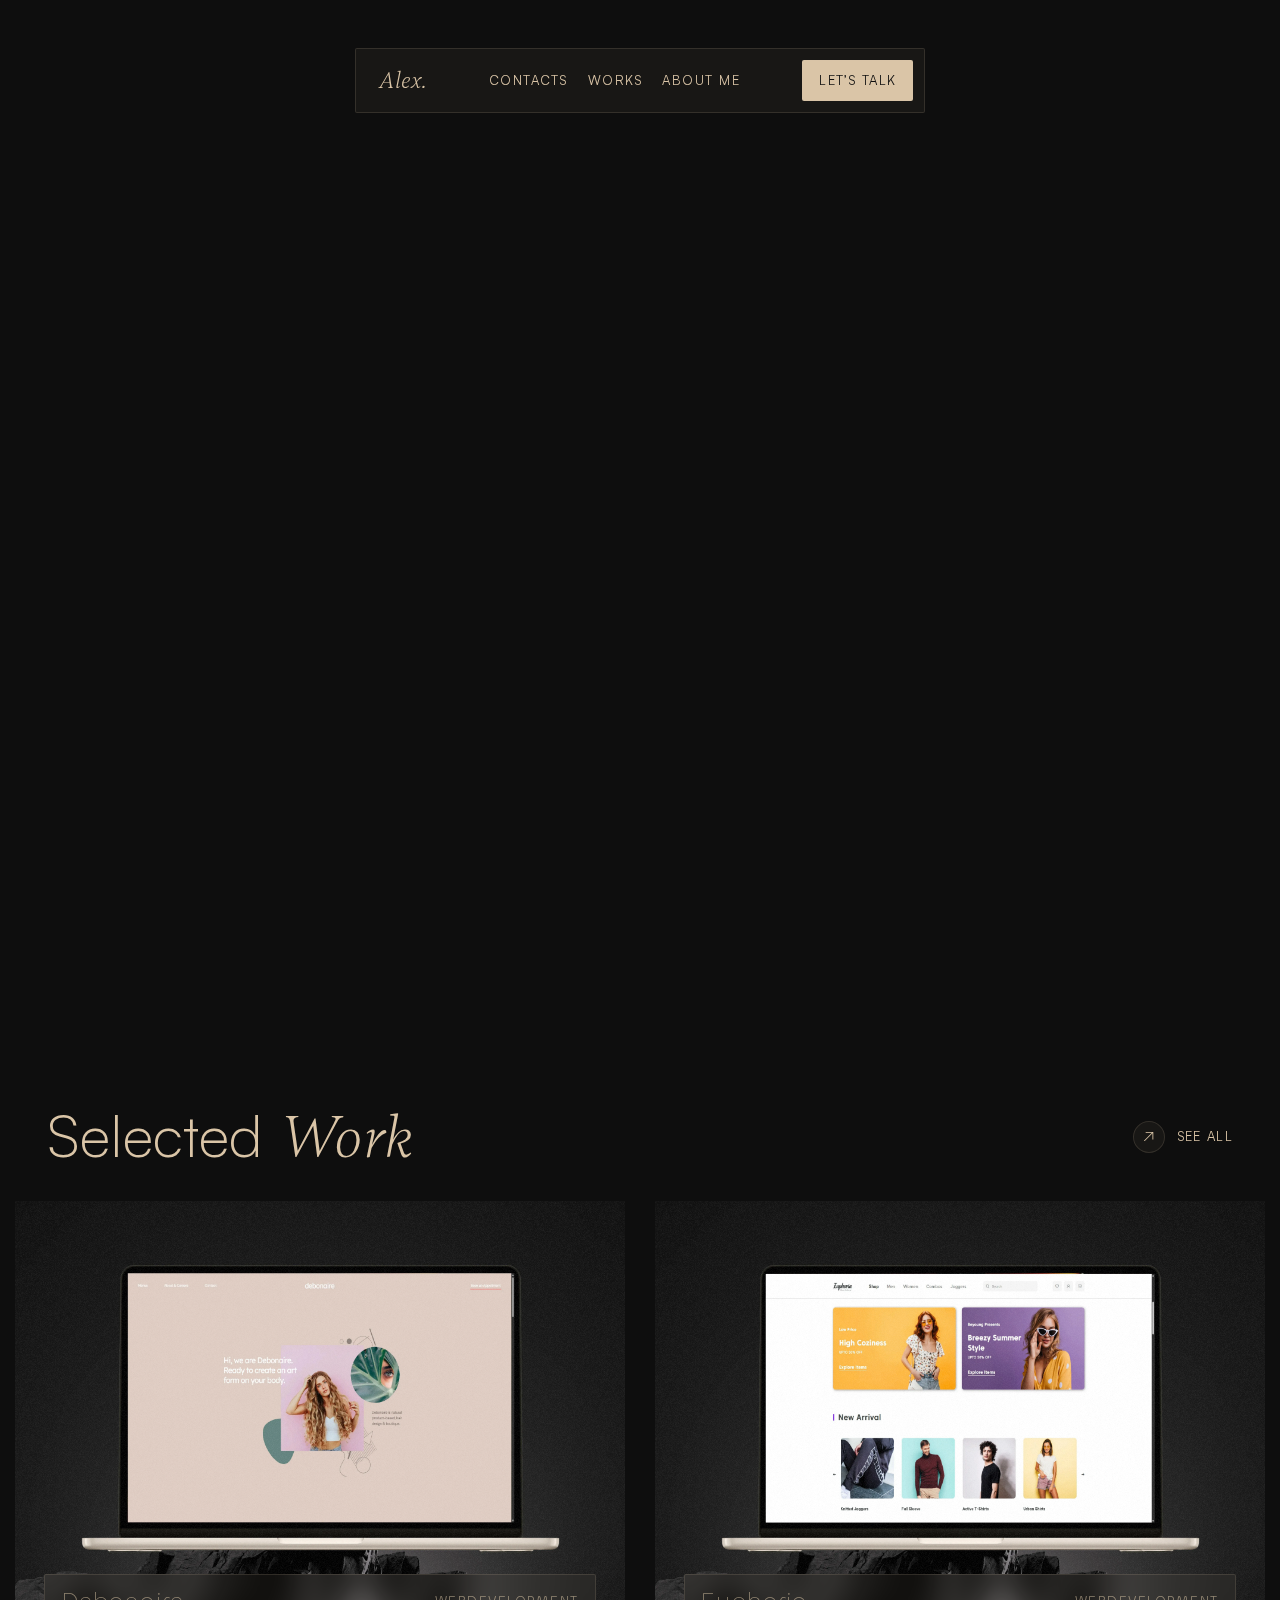
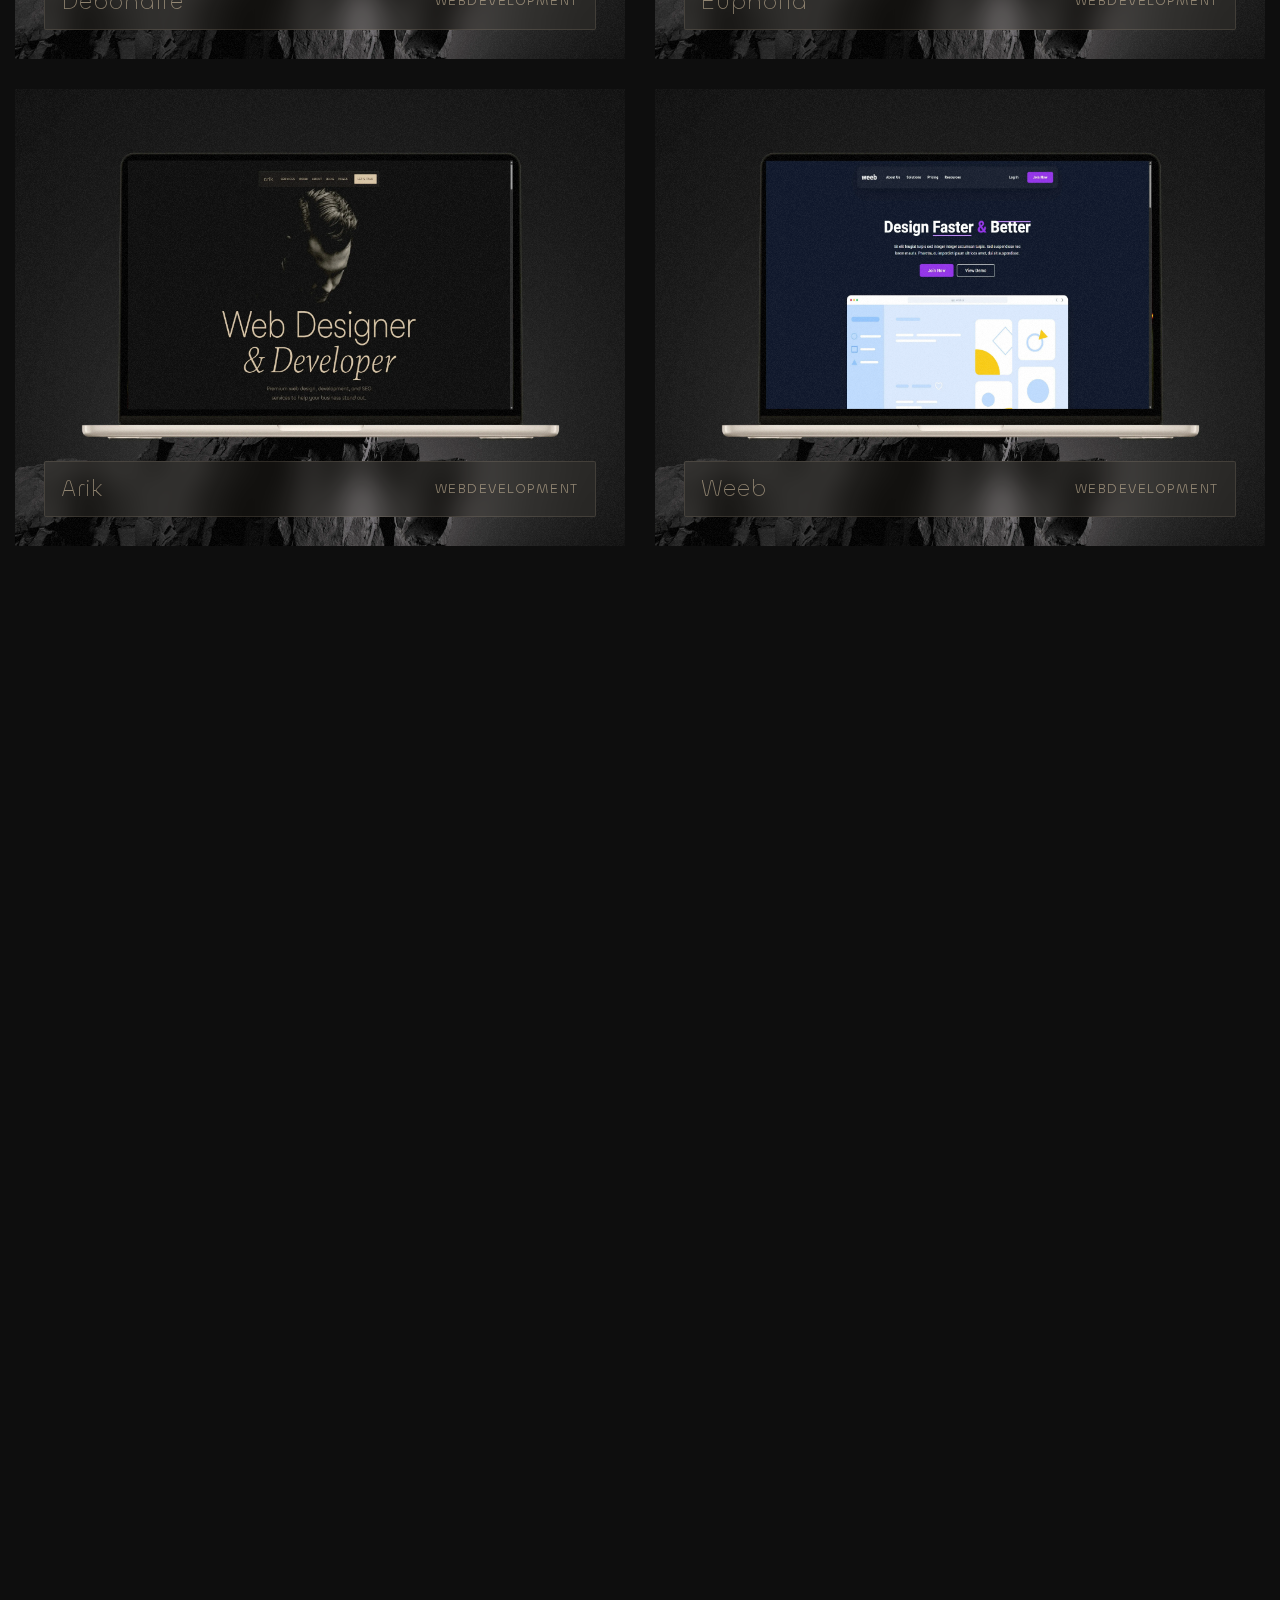
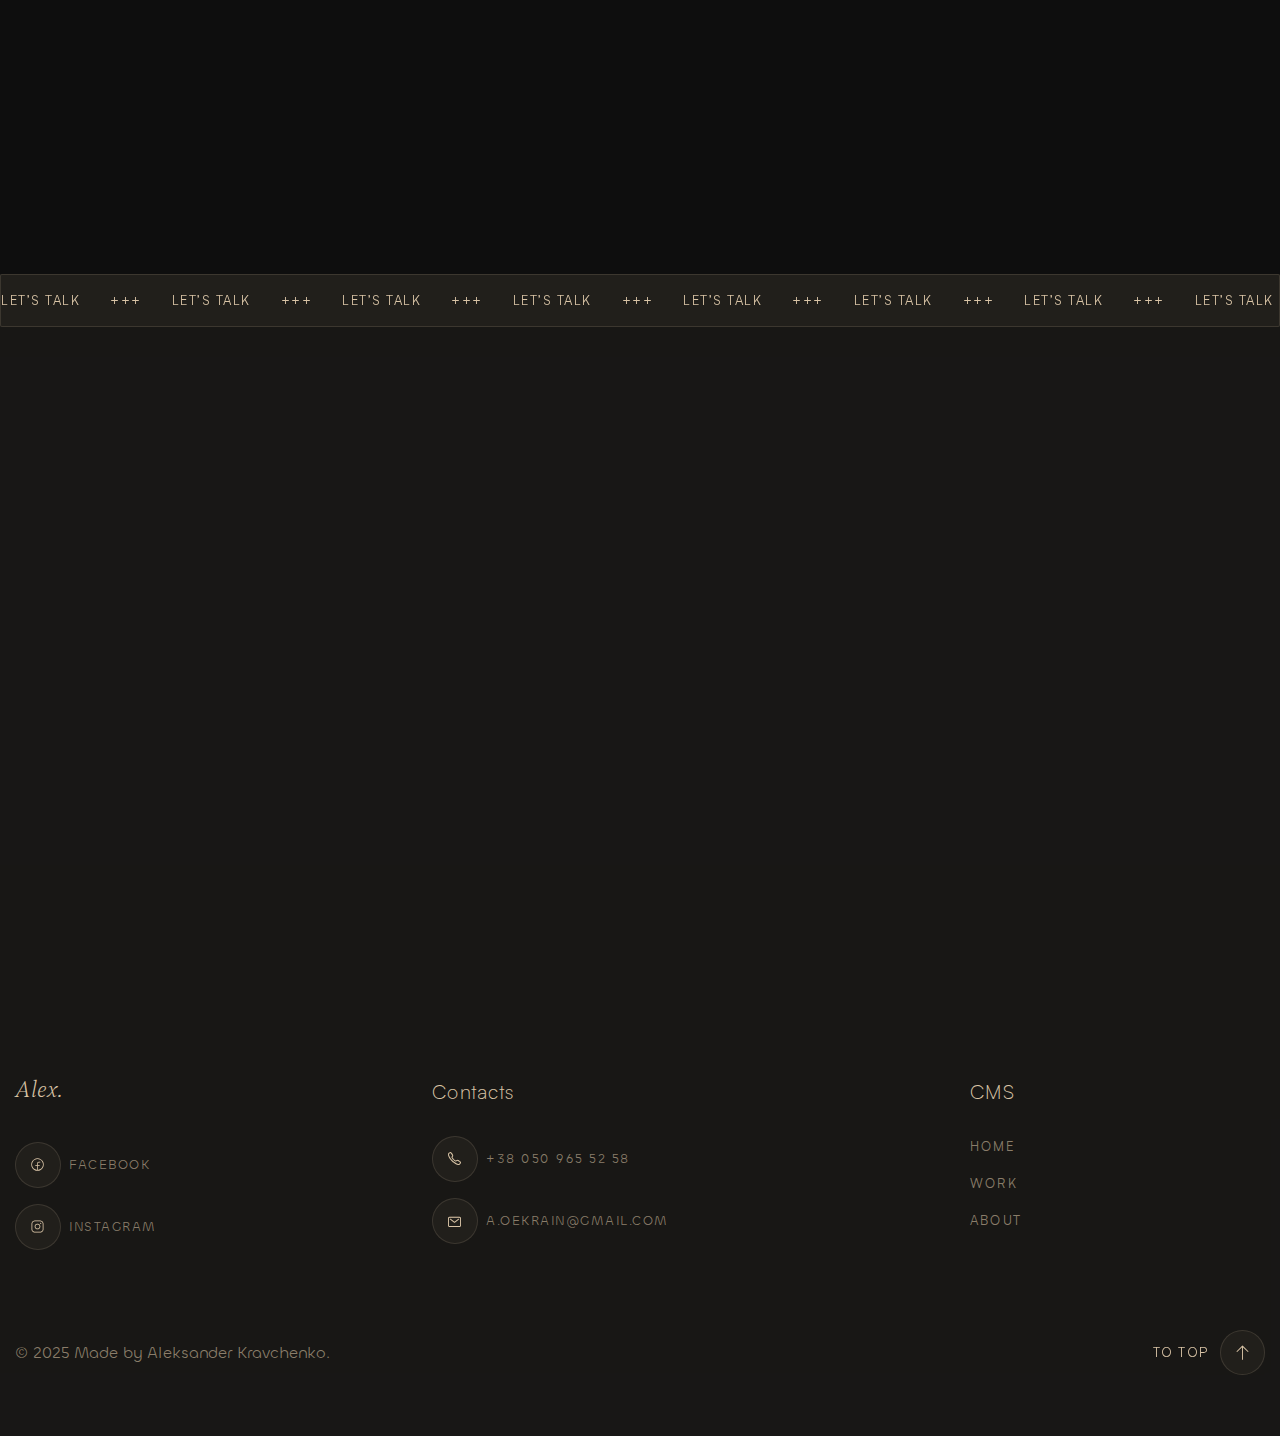
<file: alex/index.html>
<!doctype html>
<html lang="en">
	<head>
		<meta charset="UTF-8">
		<meta name="viewport" content="width=device-width, initial-scale=1.0">
		<link rel="preload" href="./assets/fonts/Satoshi-Regular.woff2" as="font" type="font/woff2" crossorigin="anonymous">
		<link rel="preload" href="./assets/fonts/Satoshi-Light.woff2" as="font" type="font/woff2" crossorigin="anonymous">
		<link rel="preload" href="./assets/fonts/Gambetta-LightItalic.woff2" as="font" type="font/woff2" crossorigin="anonymous">
		<link rel="preload" href="./assets/fonts/Chillax-Regular.woff2" as="font" type="font/woff2" crossorigin="anonymous">
		<link rel="preload" href="./assets/fonts/Chillax-Light.woff2" as="font" type="font/woff2" crossorigin="anonymous">
		<link rel="shortcut icon" href="assets/img/favicon.ico">
		<title>Home Page</title>
		<script type="module" crossorigin="" src="./js/index.min.js?v=1764927012155"></script>
		<link rel="stylesheet" crossorigin="" href="./css/index.min.css?v=1764927012155">
	</head>
	<body>
		<div class="wrapper">
			<header data-fls-header="" data-fls-header-scroll="150" data-fls-header-scroll-show="1000" class="header">
				<div class="header__container">
					<div class="header__body">
						<div class="header__logo">Alex.</div>
						<!--
<if condition="'true' === 'true'">
<img class="header__logo" src="@img/logo.svg" alt="Logo">
</if>
<else>
<a href="index.html" class="header__link-logo">
<img class="header__logo" src="@img/logo.svg" alt="Logo">
</a>
</else>
-->
						<div class="header__menu menu">
							<nav class="menu__body">
								<ul class="menu__list">
									<li class="menu__item">
										<a href="#footer" class="menu__link">Contacts</a>
									</li>
									<li class="menu__item">
										<a href="#work" class="menu__link">Works</a>
									</li>
									<li class="menu__item">
										<a href="#about" class="menu__link">About Me</a>
									</li>
								</ul>
							</nav>
						</div>
						<a href="#" data-fls-button="" class="header__button button button--lite">Let’s talk</a>
						<button type="button" data-fls-menu="" class="icon-menu">
							<span></span>
						</button>
					</div>
				</div>
			</header>
			<main class="page page--home">
				<section class="page__hero hero">
					<div data-fls-parallax-parent="" class="hero__container">
						<div data-fls-blockhead="" class="hero__blockhead blockhead">
							<h1 class="blockhead__title blockhead__title--size-160">
								Front-End
								<span>Developer</span>
							</h1>
							<div class="blockhead__text blockhead__text--size-24">
								<p>
									Hi! My name is Alex Kravchenko, and I specialize in web development. I'm passionate about creating
						unique and effective solutions for my clients and bring a personalized approach to every project.
						Let's bring your idea to life together!
								</p>
							</div>
						</div>
						<a href="#" data-fls-scrollto=".selected-work" data-fls-scrollto-top="120" data-fls-button="" class="hero__button button button--text button--text-big button--icon-arrow button--arrow-d">REad More</a>
					</div>
				</section>
				<section data-fls-watcher="" data-fls-watcher-once="" class="page__selected-work selected-work" id="work">
					<div class="selected-work__container">
						<div data-fls-widgetheader="" class="selected-work__widgetheader widgetheader">
							<h2 class="widgetheader__title">
								Selected
								<span>Work</span>
							</h2>
							<a href="#" data-fls-button="" class="widgetheader__button button button--text button--icon-arrow button--arrow-ru">See all</a>
						</div>
						<div class="selected-work__items works">
							<article data-fls-work="" class="item-work">
								<a href="https:/aleksander-kr.github.io/portfolio/debonaire/" target="_blank" class="item-work__picture">
									<picture>
										<source media="(max-width: 600px)" srcset="./assets/img/debonaire-600.webp" type="image/webp">
										<source media="(max-width: 1200px)" srcset="./assets/img/debonaire-1200.webp" type="image/webp">
										<img class="item-work__image" alt="Image" src="./assets/img/debonaire.webp">
									</picture>
								</a>
								<div class="item-work__body">
									<h5 class="item-work__name">
										<a href="https:/aleksander-kr.github.io/portfolio/debonaire/" target="_blank" class="item-work__link-name">Debonaire</a>
									</h5>
									<a href="https:/aleksander-kr.github.io/portfolio/debonaire/" target="_blank" class="item-work__category">Webdevelopment</a>
								</div>
							</article>
							<article data-fls-work="" class="item-work">
								<a href="https:/aleksander-kr.github.io/portfolio/euphoria/" target="_blank" class="item-work__picture">
									<picture>
										<source media="(max-width: 600px)" srcset="./assets/img/euphoria-600.webp" type="image/webp">
										<source media="(max-width: 1200px)" srcset="./assets/img/euphoria-1200.webp" type="image/webp">
										<img class="item-work__image" alt="Image" src="./assets/img/euphoria.webp">
									</picture>
								</a>
								<div class="item-work__body">
									<h5 class="item-work__name">
										<a href="https:/aleksander-kr.github.io/portfolio/euphoria/" target="_blank" class="item-work__link-name">Euphoria</a>
									</h5>
									<a href="https:/aleksander-kr.github.io/portfolio/euphoria/" target="_blank" class="item-work__category">Webdevelopment</a>
								</div>
							</article>
							<article data-fls-work="" class="item-work">
								<a href="https:/aleksander-kr.github.io/portfolio/arik/" target="_blank" class="item-work__picture">
									<picture>
										<source media="(max-width: 600px)" srcset="./assets/img/ariksite-600.webp" type="image/webp">
										<source media="(max-width: 1200px)" srcset="./assets/img/ariksite-1200.webp" type="image/webp">
										<img class="item-work__image" alt="Image" src="./assets/img/ariksite.webp">
									</picture>
								</a>
								<div class="item-work__body">
									<h5 class="item-work__name">
										<a href="https:/aleksander-kr.github.io/portfolio/arik/" target="_blank" class="item-work__link-name">Arik</a>
									</h5>
									<a href="https:/aleksander-kr.github.io/portfolio/arik/" target="_blank" class="item-work__category">Webdevelopment</a>
								</div>
							</article>
							<article data-fls-work="" class="item-work">
								<a href="https:/aleksander-kr.github.io/portfolio/weeb/" target="_blank" class="item-work__picture">
									<picture>
										<source media="(max-width: 600px)" srcset="./assets/img/weeb-600.webp" type="image/webp">
										<source media="(max-width: 1200px)" srcset="./assets/img/weeb-1200.webp" type="image/webp">
										<img class="item-work__image" alt="Image" src="./assets/img/weeb.webp">
									</picture>
								</a>
								<div class="item-work__body">
									<h5 class="item-work__name">
										<a href="https:/aleksander-kr.github.io/portfolio/weeb/" target="_blank" class="item-work__link-name">Weeb</a>
									</h5>
									<a href="https:/aleksander-kr.github.io/portfolio/weeb/" target="_blank" class="item-work__category">Webdevelopment</a>
								</div>
							</article>
						</div>
					</div>
				</section>
				<section id="about" class="page__about-module about-module">
					<div class="about-module__container">
						<div class="about-module__body">
							<h4 data-fls-watcher="" data-fls-watcher-once="" class="about-module__title">
								About
								<span>Aleksander Kravchenko</span>
							</h4>
							<div class="about-module__content">
								<div class="about-module__content">
									<div data-fls-watcher="" data-fls-watcher-once="" class="about-module__text">
										<p>
											I was born in the Kharkiv region of
								Ukraine.
								I am married and we have a child.
											<br>
											I graduated from:
								Kharkiv National University of Urban Economy.
								By specialty:
								Electrical power engineering, electrical engineering and electromechanics
										</p>
										<p>
											My main hobby is cars — their history, development, tuning, and car audio.
								I really enjoy classic cars. I inherited one from my grandfather, and I personally restored and
								repaired it, driving it on weekends.
								For me, it’s like a Lego set for adults.
										</p>
										<p>
											My first profession was auto mechanic, and I started my career working in that field.
								Later, I changed jobs after receiving a good financial offer from a construction company, where
								I began working as a manufacturer of reinforced concrete structures. I proved myself well and
								eventually became a team leader, supervising several employees and managing the production of
								elevator shafts, structural walls, and columns in apartment buildings.
										</p>
										<p>
											While working there, I also enrolled in university to study Electrical Power Engineering, as I
								planned to grow within the construction company.
								However, due to the financial crisis of 2008–2009, construction in Ukraine nearly stopped, and I
								had to look for a new job.
										</p>
										<p>
											My passion for cars helped me, and I found a job as a car sales manager at a dealership.
								In 2014, the war began, causing another financial crisis in Ukraine, and car sales dropped. At
								the same time, many people from the occupied territories and conflict zones moved into our
								region. I started working as a social worker at a homeless center, helping displaced people
								restore documents and find housing.
										</p>
										<p>
											Later, I took responsibility for the facility operations at the homeless center and eventually
								became Deputy Director for administrative affairs.
								During that time, our city authorities decided to renovate a building for people who had lost
								their homes and to create a Social Hotel with support from the German government.
								I was given the opportunity to oversee the renovation, manage the installation of utilities, and
								coordinate the necessary documentation for commissioning the building.
										</p>
										<p>
											During that period, a temporary ceasefire was established and the country's economy began to
								recover.
								After the Social Hotel became operational and the work was organized, I decided to return to the
								automotive business. I received an excellent offer from a Renault dealership, where I worked
								until I decided to leave Ukraine to reunite with my family, who had already relocated to the
								Netherlands.
										</p>
										<p>
											During this time, I decided to learn a new profession and chose the IT field (HTML/CSS, basic
								JavaScript).
								I am motivated to continue learning new technologies and languages, such as React, Vue, Node,
								and I am also open to exploring other areas within IT.
										</p>
									</div>
								</div>
							</div>
						</div>
					</div>
				</section>
			</main>
			<aside data-fls-letstalk="" class="lets-talk">
				<div data-fls-marquee="" data-fls-marquee-speed="100" data-fls-border="" class="lets-talk__line line-talk">
					<div class="line-talk__item">Let’s talk</div>
					<div class="line-talk__item">+++</div>
				</div>
				<section class="lets-talk__body">
					<div class="lets-talk__container">
						<div data-fls-blockhead="" class="blockhead blockhead--gap-8">
							<span data-fls-watcher="" data-fls-watcher-once="" class="blockhead__label">Project in mind?</span>
							<h2 data-fls-watcher="" data-fls-watcher-once="" class="blockhead__title">
								Let’s make your
								<span>Website shine</span>
							</h2>
							<div data-fls-watcher="" data-fls-watcher-once="" class="blockhead__text">
								<p>A website that leaves a lasting impression!</p>
							</div>
							<div data-fls-watcher="" data-fls-watcher-once="" class="blockhead__footer">
								<a href="#footer" data-fls-button="" class="blockhead__button button button--lite button--icon button--icon-arrow button--arrow-d">Get in touch</a>
							</div>
						</div>
					</div>
				</section>
			</aside>
			<footer data-fls-footer="" class="footer" id="footer">
				<div class="footer__container">
					<div class="footer__body body-footer">
						<div class="body-footer__content content-footer">
							<div href="header" class="content-footer__link-logo">Alex.</div>
							<ul data-fls-social="" class="content-footer__social social social--text">
								<li class="social__item">
									<a href="#" target="_blank" class="social__link social__link--icon-s-fb">Facebook</a>
								</li>
								<li class="social__item">
									<a href="#" target="_blank" class="social__link social__link--icon-s-inst">Instagram</a>
								</li>
							</ul>
						</div>
						<div data-fls-spollers="600" class="body-footer__menus">
							<details class="body-footer__menu">
								<summary>
									<h5 class="body-footer__title">Contacts</h5>
								</summary>
								<ul class="body-footer__list">
									<li class="body-footer__item social social--text">
										<a href="#" class="social__link social__link--icon-phone">+38 050 965 52
								58</a>
									</li>
									<li class="body-footer__item social social--text">
										<a href="mailto:a.oekrain@gmail.com" class="social__link social__link--icon-mail">a.oekrain@gmail.com</a>
									</li>
								</ul>
							</details>
							<details class="body-footer__menu">
								<summary>
									<h5 class="body-footer__title">CMS</h5>
								</summary>
								<ul class="body-footer__list">
									<li class="body-footer__item">
										<a href="#" class="body-footer__link">Home</a>
									</li>
									<li class="body-footer__item">
										<a href="#work" class="body-footer__link">Work</a>
									</li>
									<li class="body-footer__item">
										<a href="#about" class="body-footer__link">About</a>
									</li>
								</ul>
							</details>
						</div>
					</div>
					<div class="footer__bottom bottom-footer">
						<div class="bottom-footer__copy">© 2025 Made by Aleksander Kravchenko.</div>
						<a href="#" data-fls-scrollto="main" data-fls-button="" class="bottom-footer__up button button--text button--text-big button--icon-arrow button--icon">To Top</a>
					</div>
				</div>
			</footer>
		</div>
	</body>
</html>
</file>
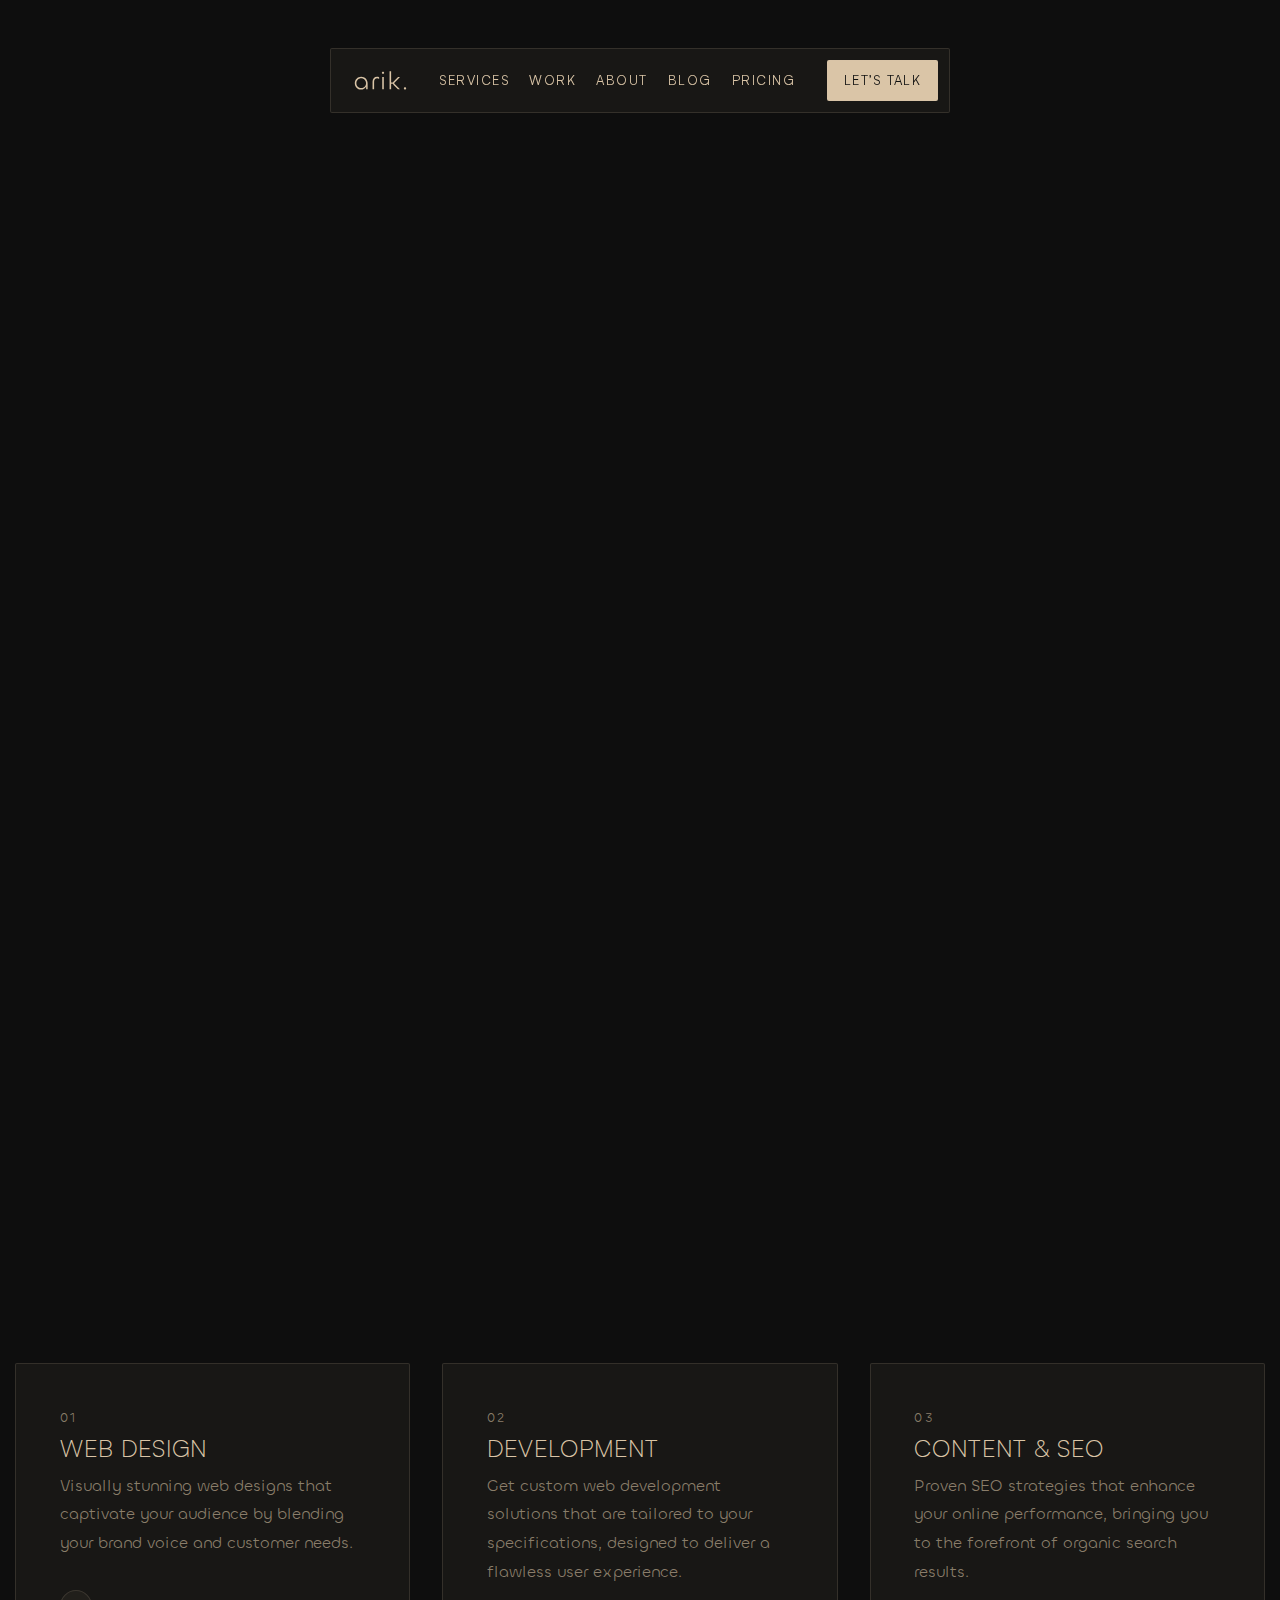
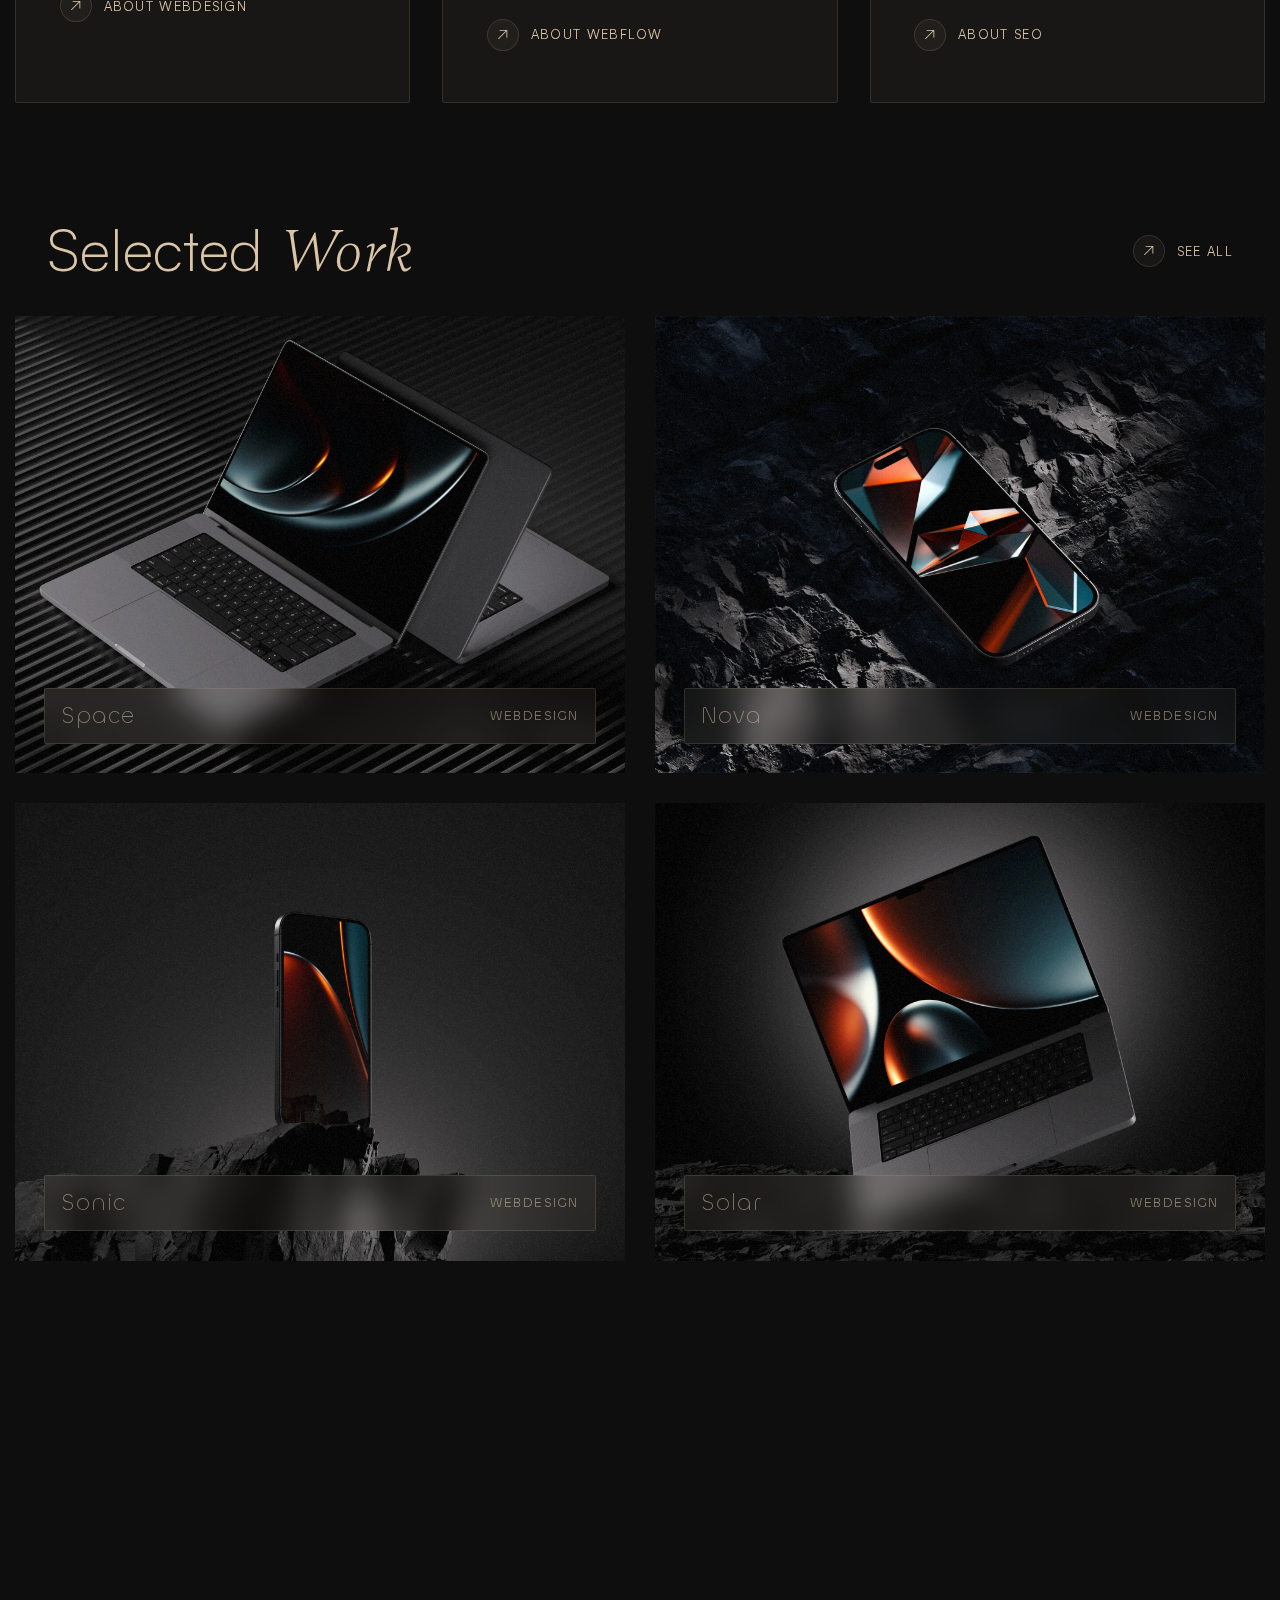
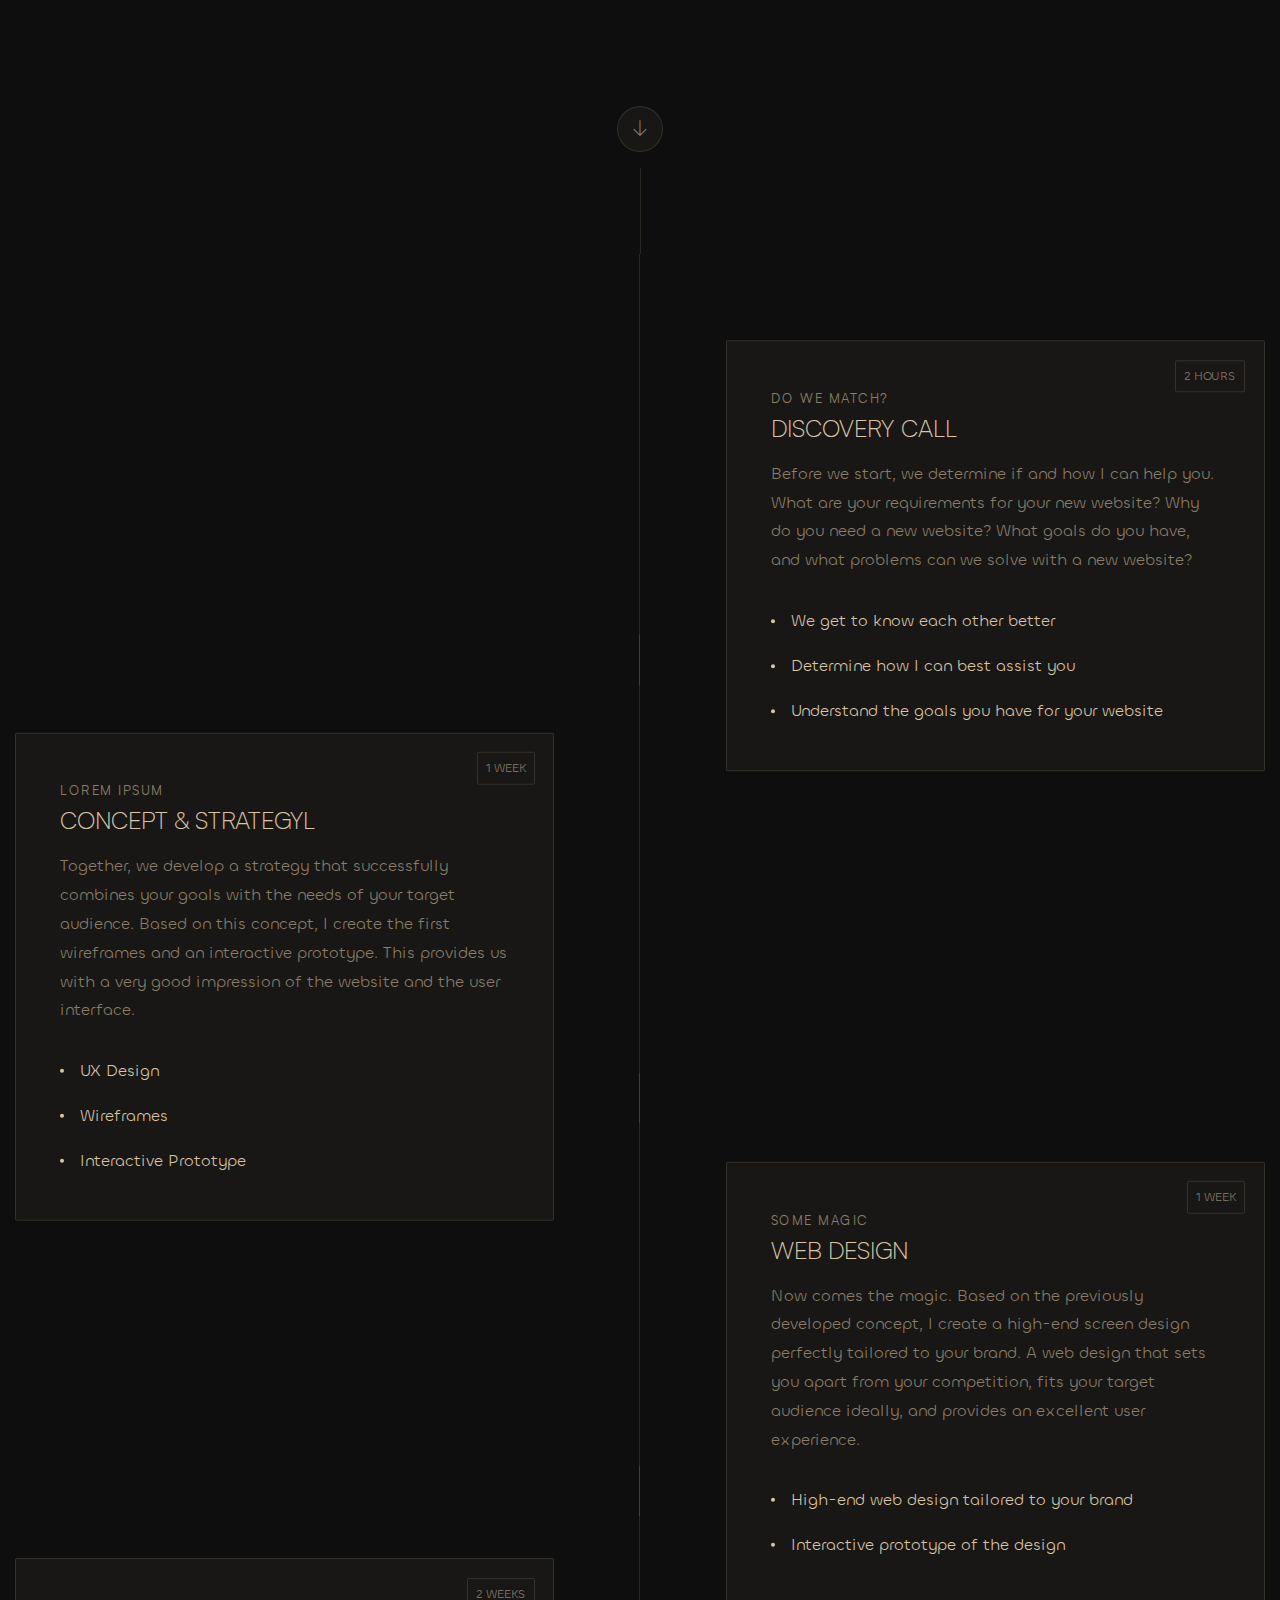
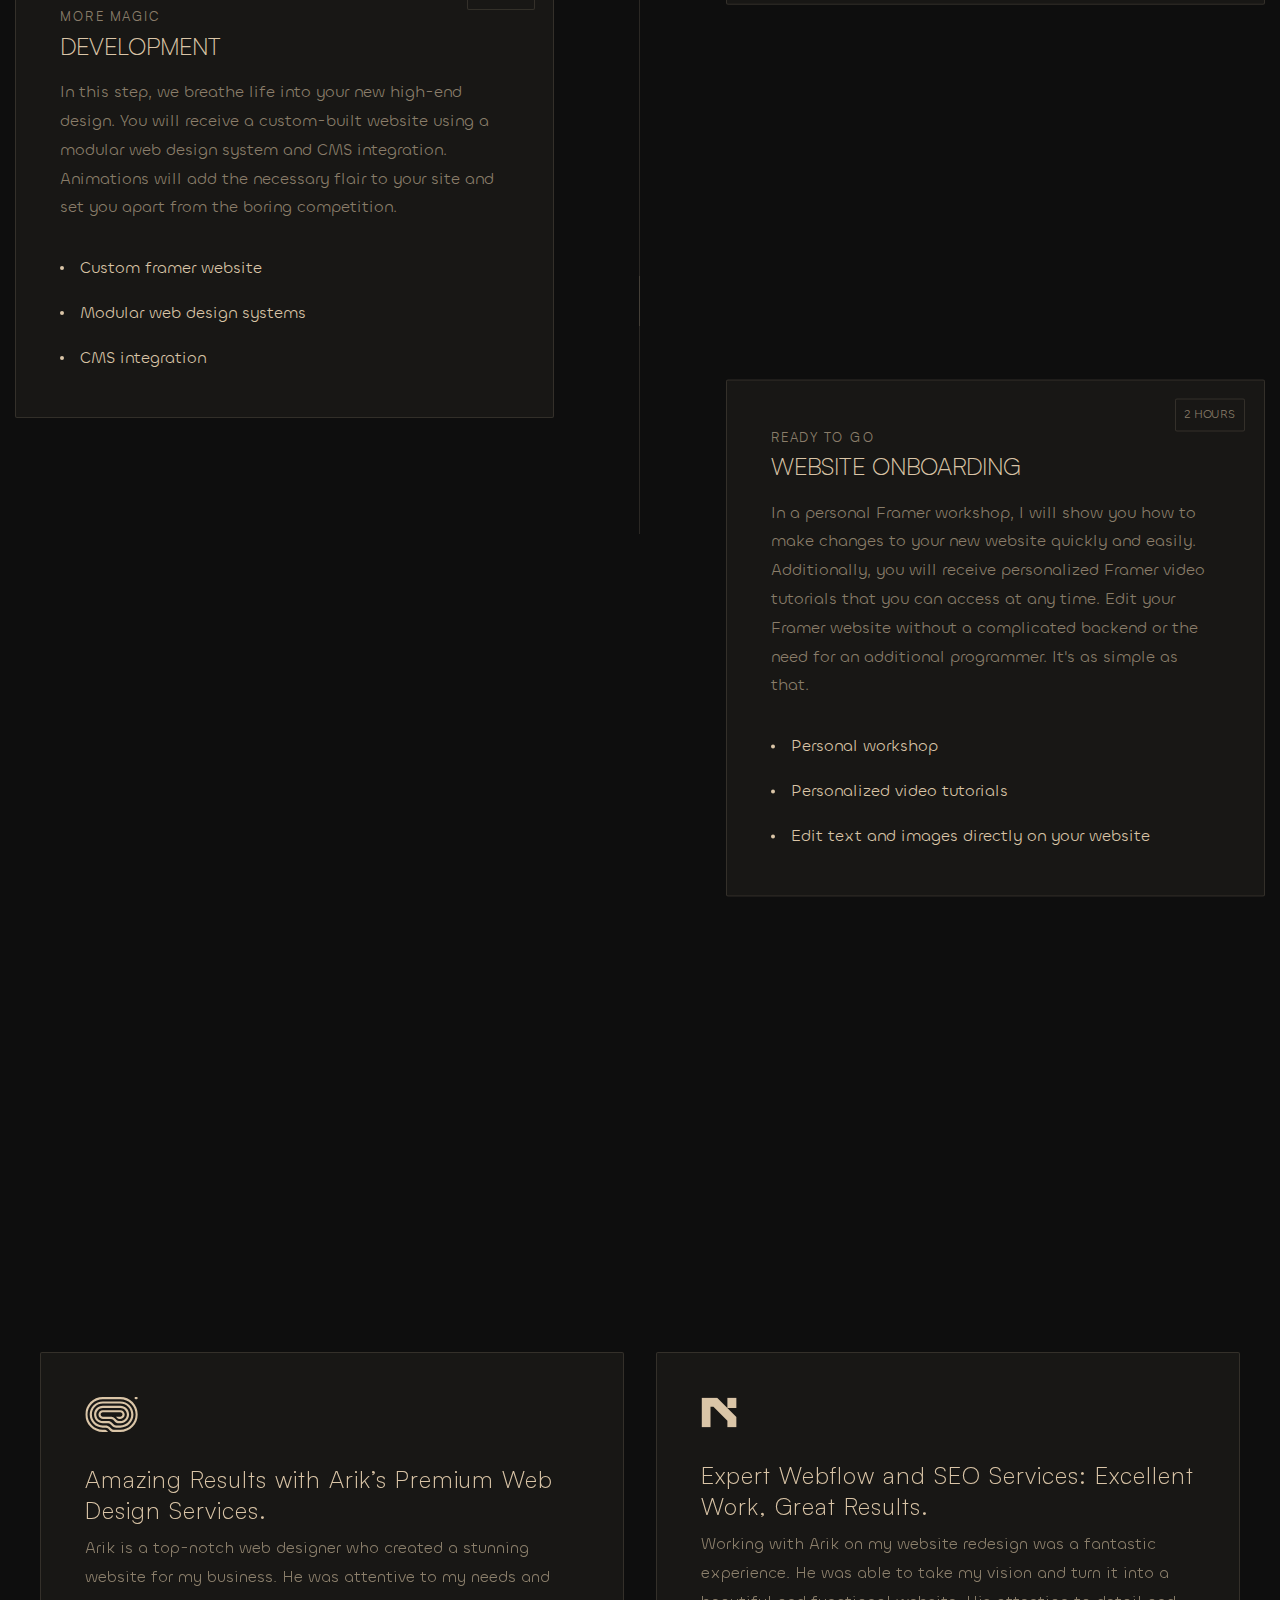
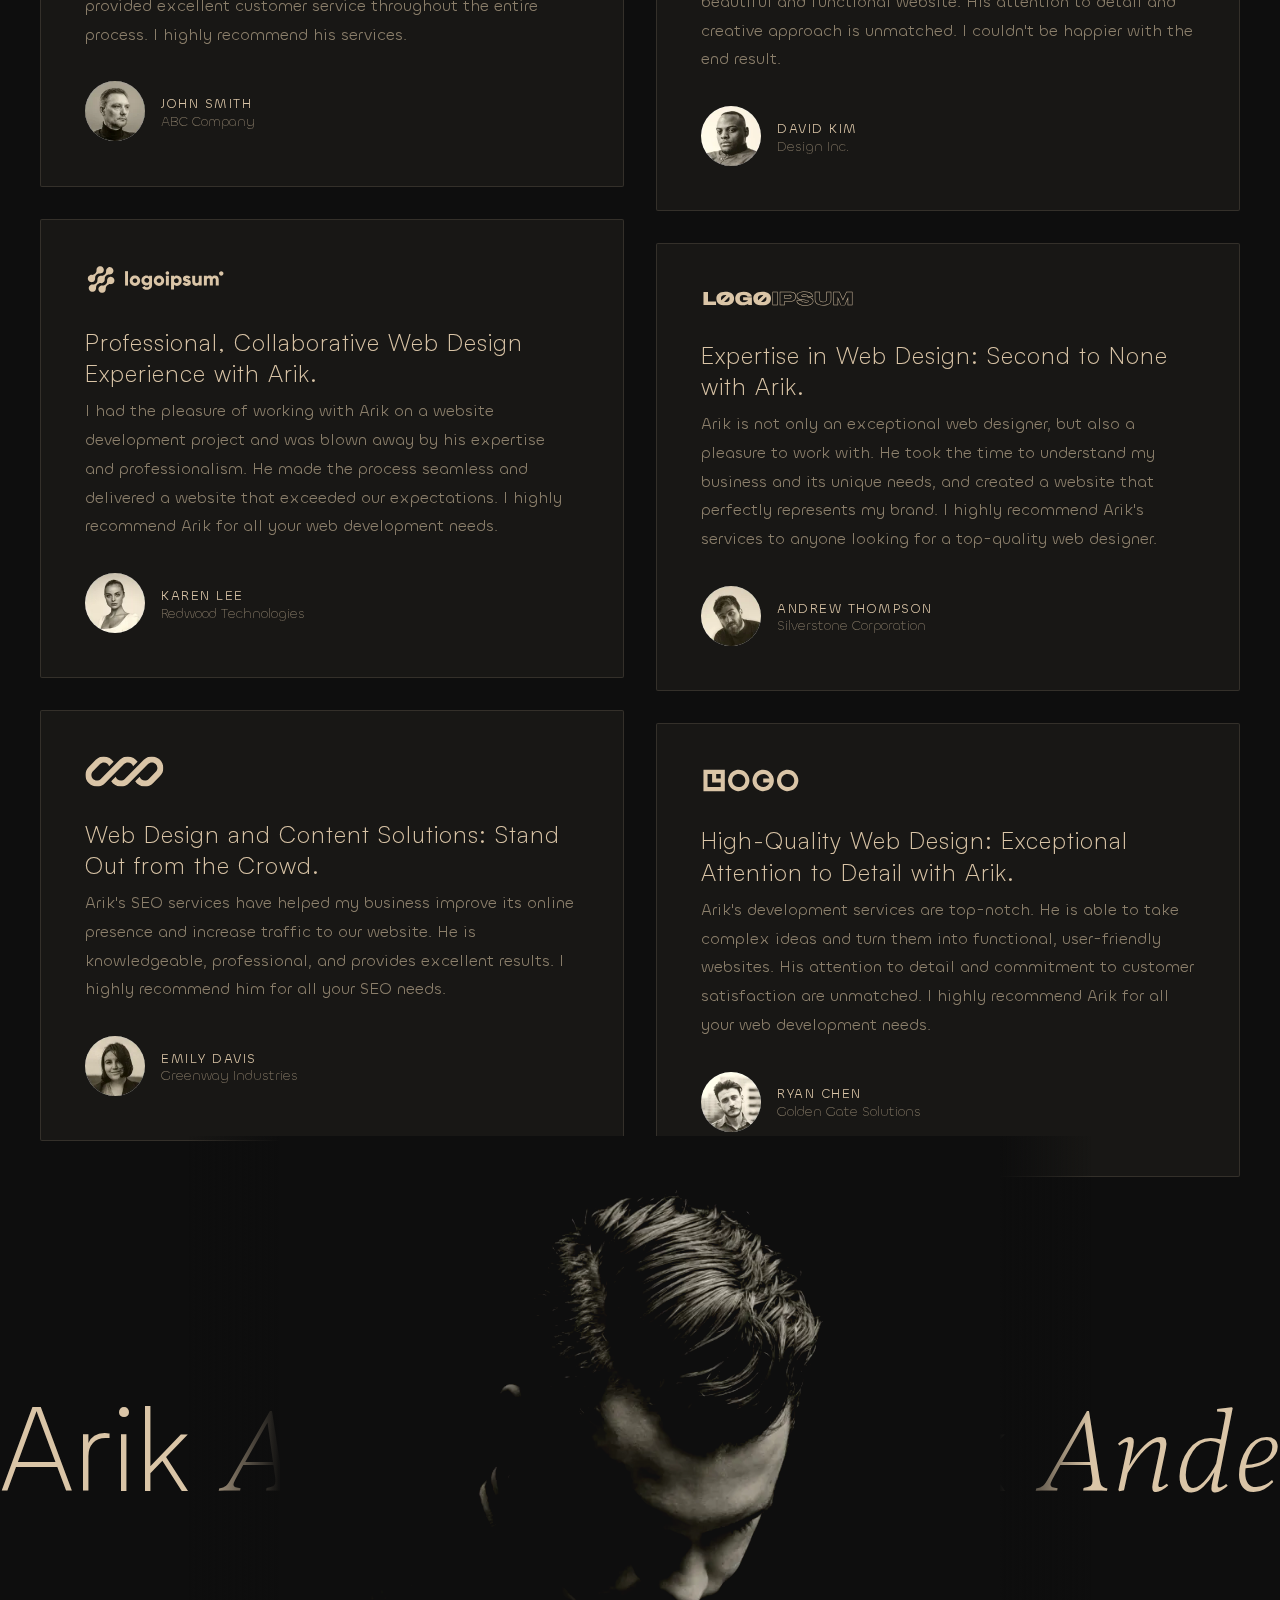
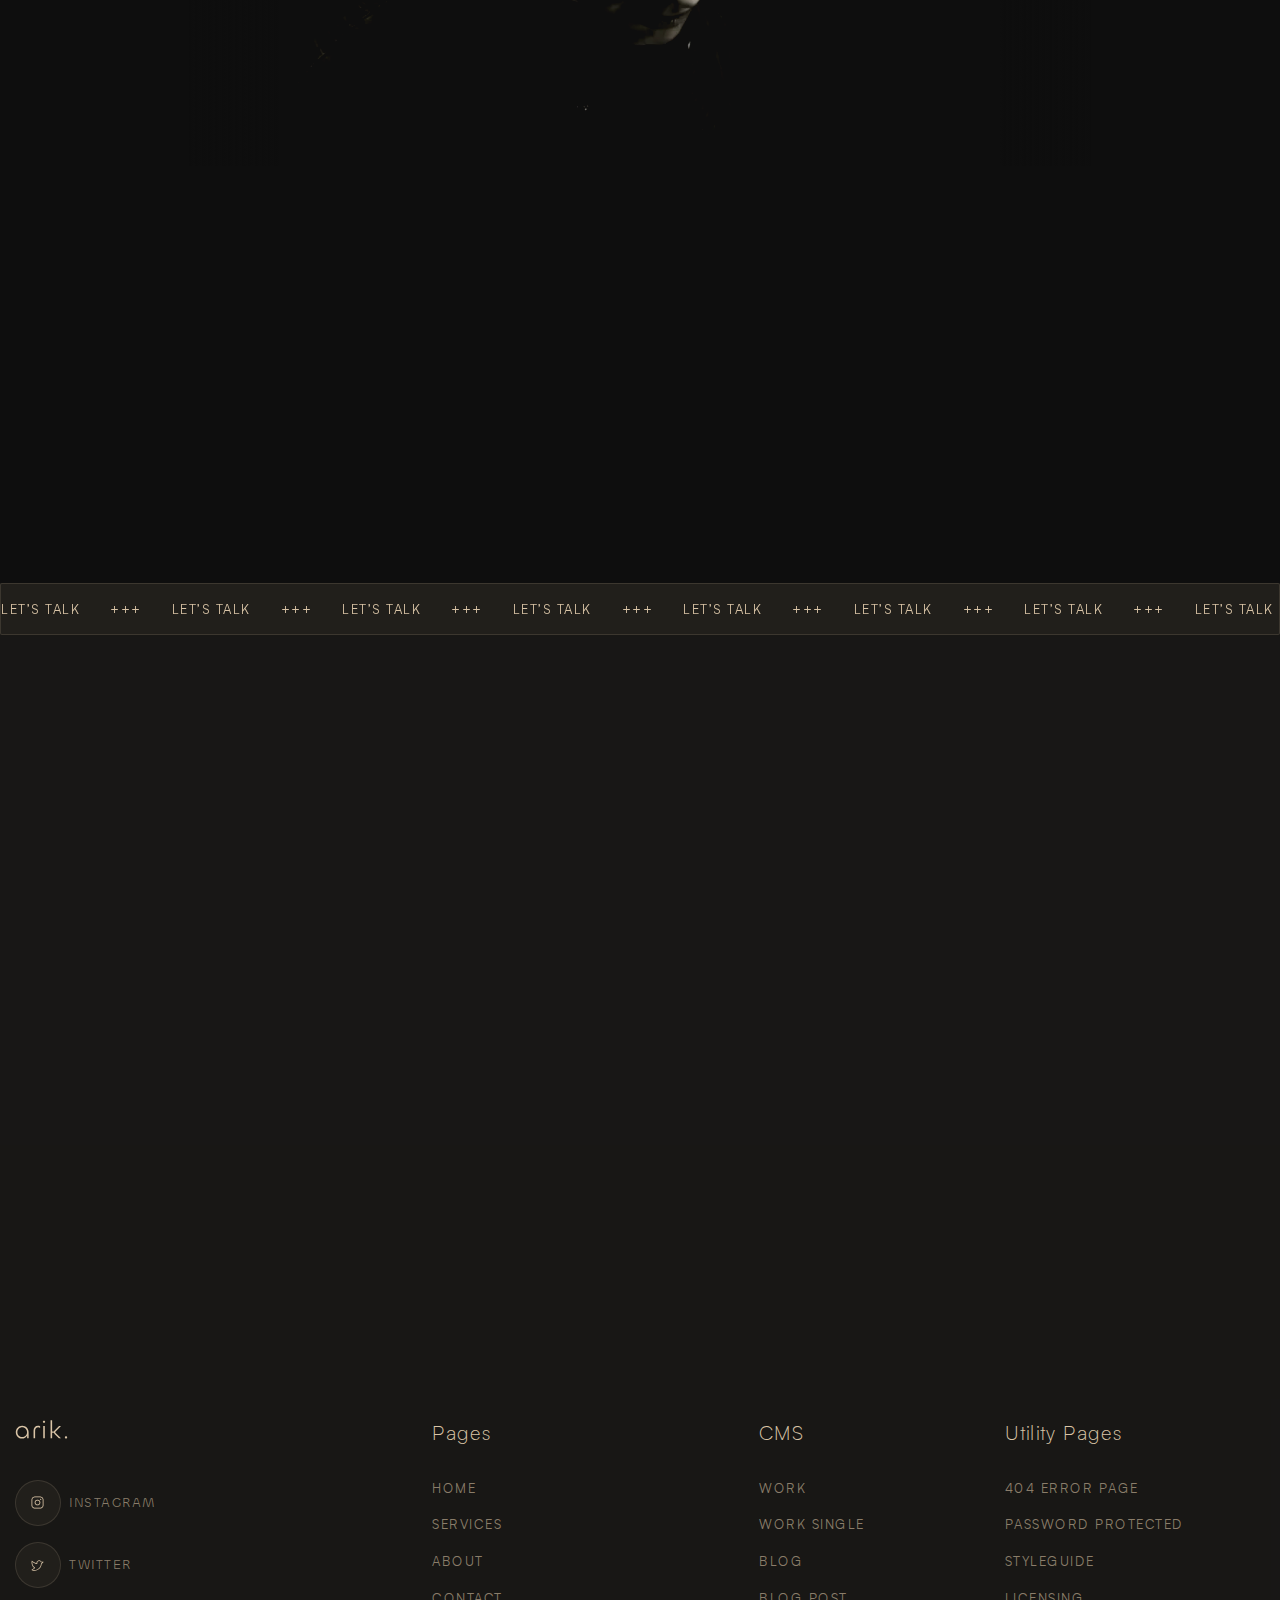
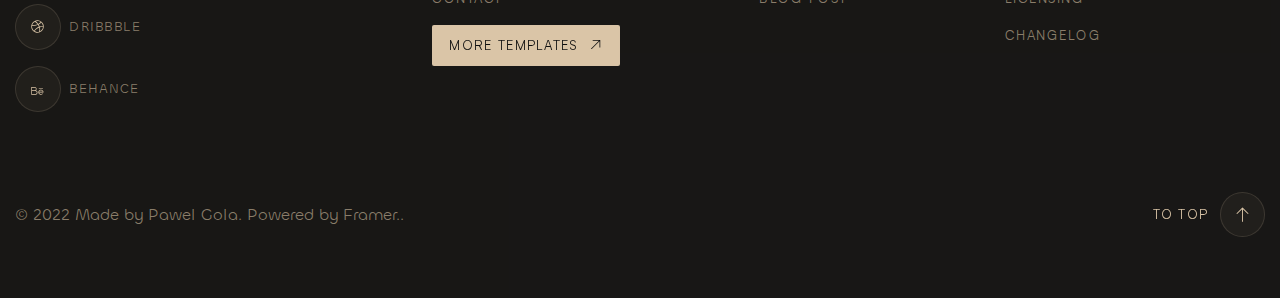
<file: arik/index.html>
<!doctype html>
<html lang="en">

<head>
	<meta charset="UTF-8">
	<meta name="viewport" content="width=device-width, initial-scale=1.0">
	<link rel="preload" href="./assets/fonts/Satoshi-Regular.woff2" as="font" type="font/woff2" crossorigin="anonymous">
	<link rel="preload" href="./assets/fonts/Satoshi-Light.woff2" as="font" type="font/woff2" crossorigin="anonymous">
	<link rel="preload" href="./assets/fonts/Gambetta-LightItalic.woff2" as="font" type="font/woff2"
		crossorigin="anonymous">
	<link rel="preload" href="./assets/fonts/Chillax-Regular.woff2" as="font" type="font/woff2" crossorigin="anonymous">
	<link rel="preload" href="./assets/fonts/Chillax-Light.woff2" as="font" type="font/woff2" crossorigin="anonymous">
	<link rel="shortcut icon" href="./assets/img/favicon.ico">
	<title>Home Page</title>
	<script type="module" crossorigin="" src="./js/index.min.js?v=1762854753317"></script>
	<link rel="modulepreload" crossorigin="" href="./js/app.min.js">
	<link rel="modulepreload" crossorigin="" href="./js/blockhead.min.js">
	<link rel="stylesheet" crossorigin="" href="./css/app.min.css?v=1762854753317">
	<link rel="stylesheet" crossorigin="" href="./css/blockhead.min.css?v=1762854753317">
	<link rel="stylesheet" crossorigin="" href="./css/index.min.css?v=1762854753317">
	<link rel="stylesheet" crossorigin="" href="./css/work.min2.css?v=1762854753317">
	<link rel="stylesheet" crossorigin="" href="./css/widgetheader.min.css?v=1762854753317">
</head>

<body>
	<div class="wrapper">
		<header data-fls-header="" data-fls-header-scroll="150" data-fls-header-scroll-show="1000" class="header">
			<div class="header__container">
				<div class="header__body">
					<img class="header__logo" src="./assets/img/logo.svg" alt="Logo">
					<div class="header__menu menu">
						<nav class="menu__body">
							<ul class="menu__list">
								<li class="menu__item">
									<a href="./services.html" class="menu__link">Services</a>
								</li>
								<li class="menu__item">
									<a href="./work.html" class="menu__link">Work</a>
								</li>
								<li class="menu__item">
									<a href="./about.html" class="menu__link">About</a>
								</li>
								<li class="menu__item">
									<a href="./blog.html" class="menu__link">Blog</a>
								</li>
								<li class="menu__item">
									<a href="./pricing.html" class="menu__link">Pricing</a>
								</li>
							</ul>
						</nav>
					</div>
					<a href="./contacts.html" data-fls-button="" class="header__button button button--lite">Let’s talk</a>
					<button type="button" data-fls-menu="" class="icon-menu">
						<span></span>
					</button>
				</div>
			</div>
		</header>
		<main class="page page--home">
			<section class="page__hero hero">
				<div data-fls-parallax-parent="" class="hero__container">
					<picture>
						<source media="(max-width: 600px)" srcset="./assets/img/arikHero-600.webp" type="image/webp">
						<img data-fls-parallax="" class="hero__image" alt="Image" src="./assets/img/arikHero.webp">
					</picture>
					<div data-fls-blockhead="" class="hero__blockhead blockhead">
						<h1 class="blockhead__title blockhead__title--size-160">
							Web Designer
							<span>& Developer</span>
						</h1>
						<div class="blockhead__text blockhead__text--size-24">
							<p>
								Premium web design, development, and SEO services to help your business stand out.
							</p>
						</div>
					</div>
				</div>
			</section>
			<div class="page__clients clients">
				<ul data-fls-watcher="" data-fls-watcher-once="" class="clients__container">
					<li class="clients__item">
						<img src="./assets/img/clients/01.svg" alt="Image">
					</li>
					<li class="clients__item">
						<img src="./assets/img/clients/02.svg" alt="Image">
					</li>
					<li class="clients__item">
						<img src="./assets/img/clients/03.svg" alt="Image">
					</li>
					<li class="clients__item">
						<img src="./assets/img/clients/04.svg" alt="Image">
					</li>
					<li class="clients__item">
						<img src="./assets/img/clients/05.svg" alt="Image">
					</li>
					<li class="clients__item">
						<img src="./assets/img/clients/06.svg" alt="Image">
					</li>
				</ul>
			</div>
			<div data-fls-watcher="" data-fls-watcher-once="" class="page__skills skills">
				<div class="skills__container">
					<article data-fls-skill="" class="skill">
						<h4 class="skill__title">
							<a href="#" class="skill__link-title">Web design</a>
						</h4>
						<p class="skill__text">
							Visually stunning web designs that captivate your audience by blending your brand voice and
							customer needs.
						</p>
						<a href="#" data-fls-button="" class="button button--text button--icon-arrow button--arrow-ru">About
							Webdesign</a>
					</article>
					<article data-fls-skill="" class="skill">
						<h4 class="skill__title">
							<a href="#" class="skill__link-title">Development</a>
						</h4>
						<p class="skill__text">
							Get custom web development solutions that are tailored to your specifications, designed to deliver
							a flawless user experience.
						</p>
						<a href="#" data-fls-button="" class="button button--text button--icon-arrow button--arrow-ru">About
							Webflow</a>
					</article>
					<article data-fls-skill="" class="skill">
						<h4 class="skill__title">
							<a href="#" class="skill__link-title">Content &amp; Seo</a>
						</h4>
						<p class="skill__text">
							Proven SEO strategies that enhance your online performance, bringing you to the forefront of
							organic search results.
						</p>
						<a href="#" data-fls-button="" class="button button--text button--icon-arrow button--arrow-ru">About
							SEO</a>
					</article>
				</div>
			</div>
			<section data-fls-watcher="" data-fls-watcher-once="" class="page__selected-work selected-work">
				<div class="selected-work__container">
					<div data-fls-widgetheader="" class="selected-work__widgetheader widgetheader">
						<h2 class="widgetheader__title">
							Selected
							<span>Work</span>
						</h2>
						<a href="#" data-fls-button=""
							class="widgetheader__button button button--text button--icon-arrow button--arrow-ru">See all</a>
					</div>
					<div class="selected-work__items works">
						<article data-fls-work="" class="item-work">
							<a href="#" class="item-work__picture">
								<picture>
									<source media="(max-width: 600px)" srcset="./assets/img/works/01-600.webp" type="image/webp">
									<source media="(max-width: 1200px)" srcset="./assets/img/works/01-1200.webp"
										type="image/webp">
									<img class="item-work__image" alt="Image" src="./assets/img/works/01.webp">
								</picture>
							</a>
							<div class="item-work__body">
								<h5 class="item-work__name">
									<a href="#" class="item-work__link-name">Space</a>
								</h5>
								<a href="NaN" class="item-work__category">Webdesign</a>
							</div>
						</article>
						<article data-fls-work="" class="item-work">
							<a href="#" class="item-work__picture">
								<picture>
									<source media="(max-width: 600px)" srcset="./assets/img/works/02-600.webp" type="image/webp">
									<source media="(max-width: 1200px)" srcset="./assets/img/works/02-1200.webp"
										type="image/webp">
									<img class="item-work__image" alt="Image" src="./assets/img/works/02.webp">
								</picture>
							</a>
							<div class="item-work__body">
								<h5 class="item-work__name">
									<a href="#" class="item-work__link-name">Nova</a>
								</h5>
								<a href="NaN" class="item-work__category">Webdesign</a>
							</div>
						</article>
						<article data-fls-work="" class="item-work">
							<a href="#" class="item-work__picture">
								<picture>
									<source media="(max-width: 600px)" srcset="./assets/img/works/03-600.webp" type="image/webp">
									<source media="(max-width: 1200px)" srcset="./assets/img/works/03-1200.webp"
										type="image/webp">
									<img class="item-work__image" alt="Image" src="./assets/img/works/03.webp">
								</picture>
							</a>
							<div class="item-work__body">
								<h5 class="item-work__name">
									<a href="#" class="item-work__link-name">Sonic</a>
								</h5>
								<a href="NaN" class="item-work__category">Webdesign</a>
							</div>
						</article>
						<article data-fls-work="" class="item-work">
							<a href="#" class="item-work__picture">
								<picture>
									<source media="(max-width: 600px)" srcset="./assets/img/works/04-600.webp" type="image/webp">
									<source media="(max-width: 1200px)" srcset="./assets/img/works/04-1200.webp"
										type="image/webp">
									<img class="item-work__image" alt="Image" src="./assets/img/works/04.webp">
								</picture>
							</a>
							<div class="item-work__body">
								<h5 class="item-work__name">
									<a href="#" class="item-work__link-name">Solar</a>
								</h5>
								<a href="NaN" class="item-work__category">Webdesign</a>
							</div>
						</article>
					</div>
				</div>
			</section>
			<section class="process">
				<div class="process__container">
					<div data-fls-blockhead="" class="process__blockhead blockhead">
						<span data-fls-watcher="" data-fls-watcher-once="" class="blockhead__label">THe PRocess</span>
						<h2 data-fls-watcher="" data-fls-watcher-once="" class="blockhead__title">
							Your Website
							<span>in 5 steps</span>
						</h2>
						<div data-fls-watcher="" data-fls-watcher-once="" class="blockhead__text">
							<p>Our process ensures that we create a website tailored to your business needs.</p>
						</div>
					</div>
					<div class="process__items items-process">
						<div class="items-process__header">
							<div class="items-process__arrow items-process__arrow--icon-arrow items-process__arrow--arrow-d">
							</div>
						</div>
						<div class="items-process__body">
							<div data-fls-watcher="" data-fls-watcher-once="" class="items-process__item item-process">
								<article data-fls-item="" class="item-process__body item">
									<div class="item__time">2 Hours</div>
									<div class="item__lable">Do we Match?</div>
									<h4 class="item__title">Discovery Call</h4>
									<div class="item__text">
										<p>
											Before we start, we determine if and how I can help you. What are your requirements for
											your
											new website? Why do you need a new website? What goals do you have, and what problems
											can we
											solve with a new website?
										</p>
									</div>
									<ul class="item__list">
										<li class="item__item">We get to know each other better</li>
										<li class="item__item">Determine how I can best assist you</li>
										<li class="item__item">Understand the goals you have for your website</li>
									</ul>
								</article>
							</div>
							<div data-fls-watcher="" data-fls-watcher-once="" class="items-process__item item-process">
								<article data-fls-item="" class="item-process__body item">
									<div class="item__time">1 Week</div>
									<div class="item__lable">lorem ipsum</div>
									<h4 class="item__title">Concept & STrategyl</h4>
									<div class="item__text">
										<p>
											Together, we develop a strategy that successfully combines your goals with the needs of
											your
											target audience. Based on this concept, I create the first wireframes and an
											interactive
											prototype. This provides us with a very good impression of the website and the user
											interface.
										</p>
									</div>
									<ul class="item__list">
										<li class="item__item">UX Design</li>
										<li class="item__item">Wireframes</li>
										<li class="item__item">Interactive Prototype</li>
									</ul>
								</article>
							</div>
							<div data-fls-watcher="" data-fls-watcher-once="" class="items-process__item item-process">
								<article data-fls-item="" class="item-process__body item">
									<div class="item__time">1 week</div>
									<div class="item__lable">SOme MAgic</div>
									<h4 class="item__title">web Design</h4>
									<div class="item__text">
										<p>
											Now comes the magic. Based on the previously developed concept, I create a high-end
											screen
											design perfectly tailored to your brand. A web design that sets you apart from your
											competition, fits your target audience ideally, and provides an excellent user
											experience.
										</p>
									</div>
									<ul class="item__list">
										<li class="item__item">High-end web design tailored to your brand</li>
										<li class="item__item">Interactive prototype of the design</li>
									</ul>
								</article>
							</div>
							<div data-fls-watcher="" data-fls-watcher-once="" class="items-process__item item-process">
								<article data-fls-item="" class="item-process__body item">
									<div class="item__time">2 Weeks</div>
									<div class="item__lable">More Magic</div>
									<h4 class="item__title">Development</h4>
									<div class="item__text">
										<p>
											In this step, we breathe life into your new high-end design. You will receive a
											custom-built
											website using a modular web design system and CMS integration. Animations will add the
											necessary flair to your site and set you apart from the boring competition.
										</p>
									</div>
									<ul class="item__list">
										<li class="item__item">Custom framer website</li>
										<li class="item__item">Modular web design systems</li>
										<li class="item__item">CMS integration</li>
									</ul>
								</article>
							</div>
							<div data-fls-watcher="" data-fls-watcher-once="" class="items-process__item item-process">
								<article data-fls-item="" class="item-process__body item">
									<div class="item__time">2 hours</div>
									<div class="item__lable">ready to go</div>
									<h4 class="item__title">WEbsite onboarding</h4>
									<div class="item__text">
										<p>
											In a personal Framer workshop, I will show you how to make changes to your new website
											quickly and easily. Additionally, you will receive personalized Framer video tutorials
											that
											you can access at any time. Edit your Framer website without a complicated backend or
											the
											need for an additional programmer. It's as simple as that.
										</p>
									</div>
									<ul class="item__list">
										<li class="item__item">Personal workshop</li>
										<li class="item__item">Personalized video tutorials</li>
										<li class="item__item">Edit text and images directly on your website</li>
									</ul>
								</article>
							</div>
						</div>
					</div>
				</div>
			</section>
			<section class="reviews">
				<div class="reviews__container">
					<div data-fls-blockhead="" class="reviews__blockhead blockhead">
						<h2 data-fls-watcher="" data-fls-watcher-once="" class="blockhead__title blockhead__title--size-96">
							What my
							<span>clients say</span>
						</h2>
						<div data-fls-watcher="" data-fls-watcher-once="" class="blockhead__text blockhead__text--size-18">
							<p>
								See what my clients have to say about working with me and the results I helped them achieve.
							</p>
						</div>
					</div>
					<div data-fls-masonry="" class="reviews__items">
						<article data-fls-watcher="" data-fls-watcher-once="" data-fls-border="" data-fls-masonry-item=""
							class="reviews__item item-review">
							<img src="./assets/img/clients/03.svg" alt="Some client" class="item-review__icon">
							<h4 class="item-review__title">
								<a href="" class="item-review__link-title">Amazing Results with Arik’s Premium Web Design
									Services.</a>
							</h4>
							<div class="item-review__text">
								<p>
									Arik is a top-notch web designer who created a stunning website for my business. He was
									attentive
									to my needs and provided excellent customer service throughout the entire process. I highly
									recommend his services.
								</p>
							</div>
							<div class="item-review__author author-review">
								<picture>
									<img alt="Some avatar" class="author-review__avatar" src="./assets/img/reviews/avatar1.webp">
								</picture>
								<div class="author-review__body">
									<div class="author-review__name">John Smith</div>
									<div class="author-review__company">ABC Company</div>
								</div>
							</div>
						</article>
						<article data-fls-watcher="" data-fls-watcher-once="" data-fls-border="" data-fls-masonry-item=""
							class="reviews__item item-review">
							<img src="./assets/img/clients/06.svg" alt="Some client" class="item-review__icon">
							<h4 class="item-review__title">
								<a href="" class="item-review__link-title">Expert Webflow and SEO Services: Excellent Work,
									Great Results.</a>
							</h4>
							<div class="item-review__text">
								<p>
									Working with Arik on my website redesign was a fantastic experience. He was able to take my
									vision
									and turn it into a beautiful and functional website. His attention to detail and creative
									approach
									is unmatched. I couldn't be happier with the end result.
								</p>
							</div>
							<div class="item-review__author author-review">
								<picture>
									<img alt="Some avatar" class="author-review__avatar" src="./assets/img/reviews/avatar2.webp">
								</picture>
								<div class="author-review__body">
									<div class="author-review__name">David Kim</div>
									<div class="author-review__company">Design Inc.</div>
								</div>
							</div>
						</article>
						<article data-fls-watcher="" data-fls-watcher-once="" data-fls-border="" data-fls-masonry-item=""
							class="reviews__item item-review">
							<img src="./assets/img/clients/02.svg" alt="Some client" class="item-review__icon">
							<h4 class="item-review__title">
								<a href="" class="item-review__link-title">Professional, Collaborative Web Design Experience
									with Arik.</a>
							</h4>
							<div class="item-review__text">
								<p>
									I had the pleasure of working with Arik on a website development project and was blown away
									by his
									expertise and professionalism. He made the process seamless and delivered a website that
									exceeded
									our expectations. I highly recommend Arik for all your web development needs.
								</p>
							</div>
							<div class="item-review__author author-review">
								<picture>
									<img alt="Some avatar" class="author-review__avatar" src="./assets/img/reviews/avatar3.webp">
								</picture>
								<div class="author-review__body">
									<div class="author-review__name">Karen Lee</div>
									<div class="author-review__company">Redwood Technologies</div>
								</div>
							</div>
						</article>
						<article data-fls-watcher="" data-fls-watcher-once="" data-fls-border="" data-fls-masonry-item=""
							class="reviews__item item-review">
							<img src="./assets/img/clients/05.svg" alt="Some client" class="item-review__icon">
							<h4 class="item-review__title">
								<a href="" class="item-review__link-title">Expertise in Web Design: Second to None with
									Arik.</a>
							</h4>
							<div class="item-review__text">
								<p>
									Arik is not only an exceptional web designer, but also a pleasure to work with. He took the
									time to
									understand my business and its unique needs, and created a website that perfectly represents
									my
									brand. I highly recommend Arik's services to anyone looking for a top-quality web designer.
								</p>
							</div>
							<div class="item-review__author author-review">
								<picture>
									<img alt="Some avatar" class="author-review__avatar" src="./assets/img/reviews/avatar4.webp">
								</picture>
								<div class="author-review__body">
									<div class="author-review__name">Andrew Thompson</div>
									<div class="author-review__company">Silverstone Corporation</div>
								</div>
							</div>
						</article>
						<article data-fls-watcher="" data-fls-watcher-once="" data-fls-border="" data-fls-masonry-item=""
							class="reviews__item item-review">
							<img src="./assets/img/clients/04.svg" alt="Some client" class="item-review__icon">
							<h4 class="item-review__title">
								<a href="" class="item-review__link-title">Web Design and Content Solutions: Stand Out from the
									Crowd.</a>
							</h4>
							<div class="item-review__text">
								<p>
									Arik's SEO services have helped my business improve its online presence and increase traffic
									to our
									website. He is knowledgeable, professional, and provides excellent results. I highly
									recommend him
									for all your SEO needs.
								</p>
							</div>
							<div class="item-review__author author-review">
								<picture>
									<img alt="Some avatar" class="author-review__avatar" src="./assets/img/reviews/avatar5.webp">
								</picture>
								<div class="author-review__body">
									<div class="author-review__name">Emily Davis</div>
									<div class="author-review__company">Greenway Industries</div>
								</div>
							</div>
						</article>
						<article data-fls-watcher="" data-fls-watcher-once="" data-fls-border="" data-fls-masonry-item=""
							class="reviews__item item-review">
							<img src="./assets/img/clients/01.svg" alt="Some client" class="item-review__icon">
							<h4 class="item-review__title">
								<a href="" class="item-review__link-title">High-Quality Web Design: Exceptional Attention to
									Detail with Arik.</a>
							</h4>
							<div class="item-review__text">
								<p>
									Arik's development services are top-notch. He is able to take complex ideas and turn them
									into
									functional, user-friendly websites. His attention to detail and commitment to customer
									satisfaction
									are unmatched. I highly recommend Arik for all your web development needs.
								</p>
							</div>
							<div class="item-review__author author-review">
								<picture>
									<img alt="Some avatar" class="author-review__avatar" src="./assets/img/reviews/avatar6.webp">
								</picture>
								<div class="author-review__body">
									<div class="author-review__name">Ryan Chen</div>
									<div class="author-review__company">Golden Gate Solutions</div>
								</div>
							</div>
						</article>
					</div>
				</div>
			</section>
			<section class="about-module">
				<div data-fls-parallax-parent="" class="about-module__header">
					<div data-fls-parallax="" class="about-module__picture">
						<picture>
							<source media="(max-width: 600px)" srcset="./assets/img/arik-600.webp" type="image/webp">
							<img alt="Arik" class="about-module__image" src="./assets/img/arik.webp">
						</picture>
					</div>
					<div data-fls-marquee="" data-fls-marquee-speed="200" class="about-module__name name-about">
						<div class="name-about__item">
							Arik
							<span>Andersson</span>
						</div>
						<div class="name-about__item">
							Arik
							<span>Andersson</span>
						</div>
					</div>
				</div>
				<div class="about-module__container">
					<div class="about-module__body">
						<h4 data-fls-watcher="" data-fls-watcher-once="" class="about-module__title">
							A website that leaves
							<span>a lasting impression!</span>
						</h4>
						<div class="about-module__content">
							<div class="about-module__content">
								<div data-fls-watcher="" data-fls-watcher-once="" class="about-module__text">
									<p>
										Hi, I'm Arik Andersson - a freelancer specializing in premium web design, development, and
										SEO
										services. I'm passionate about creating unique and effective solutions for my clients, and
										I
										bring a personal touch to every project. Let's work together to bring your vision to life!
									</p>
								</div>
								<ul data-fls-watcher="" data-fls-watcher-once="" data-fls-social=""
									class="about-module__social social">
									<li class="social__item">
										<a href="#" target="_blank" class="social__link social__link--icon-s-twr"></a>
									</li>
									<li class="social__item">
										<a href="#" target="_blank" class="social__link social__link--icon-s-inst"></a>
									</li>
									<li class="social__item">
										<a href="#" target="_blank" class="social__link social__link--icon--icon-s-dribble"></a>
									</li>
									<li class="social__item">
										<a href="#" target="_blank" class="social__link social__link--icon-s---icon-s-bh"></a>
									</li>
								</ul>
							</div>
						</div>
					</div>
				</div>
			</section>
		</main>
		<aside data-fls-letstalk="" class="lets-talk">
			<div data-fls-marquee="" data-fls-marquee-speed="100" data-fls-border="" class="lets-talk__line line-talk">
				<div class="line-talk__item">Let’s talk</div>
				<div class="line-talk__item">+++</div>
			</div>
			<section class="lets-talk__body">
				<div class="lets-talk__container">
					<div data-fls-blockhead="" class="blockhead blockhead--gap-8">
						<span data-fls-watcher="" data-fls-watcher-once="" class="blockhead__label">Project in mind?</span>
						<h2 data-fls-watcher="" data-fls-watcher-once="" class="blockhead__title">
							Let’s make your
							<span>Website shine</span>
						</h2>
						<div data-fls-watcher="" data-fls-watcher-once="" class="blockhead__text">
							<p>Premium web design, webflow, and SEO services to help your business stand out.</p>
						</div>
						<div data-fls-watcher="" data-fls-watcher-once="" class="blockhead__footer">
							<a href="#" data-fls-button=""
								class="blockhead__button button button--lite button--icon button--icon-arrow button--arrow-ru">Get
								in touch</a>
						</div>
					</div>
				</div>
			</section>
		</aside>
		<footer data-fls-footer="" class="footer">
			<div class="footer__container">
				<div class="footer__body body-footer">
					<div class="body-footer__content content-footer">
						<a href="" class="content-footer__link-logo">
							<img src="./assets/img/logo.svg" alt="logo" class="content-footer__logo">
						</a>
						<ul data-fls-social="" class="content-footer__social social social--text">
							<li class="social__item">
								<a href="#" target="_blank" class="social__link social__link--icon-s-inst">Instagram</a>
							</li>
							<li class="social__item">
								<a href="#" target="_blank" class="social__link social__link--icon-s-twr">Twitter</a>
							</li>
							<li class="social__item">
								<a href="#" target="_blank" class="social__link social__link--icon--icon-s-dribble">Dribbble</a>
							</li>
							<li class="social__item">
								<a href="#" target="_blank" class="social__link social__link--icon-s---icon-s-bh">Behance</a>
							</li>
						</ul>
					</div>
					<div data-fls-spollers="600" class="body-footer__menus">
						<details class="body-footer__menu">
							<summary>
								<h5 class="body-footer__title">Pages</h5>
							</summary>
							<ul class="body-footer__list">
								<li class="body-footer__item">
									<a href="#" class="body-footer__link">Home</a>
								</li>
								<li class="body-footer__item">
									<a href="#" class="body-footer__link">Services</a>
								</li>
								<li class="body-footer__item">
									<a href="#" class="body-footer__link">About</a>
								</li>
								<li class="body-footer__item">
									<a href="#" class="body-footer__link">Contact</a>
								</li>
								<li class="body-footer__item">
									<a href="#" data-fls-button=""
										class="body-footer__button button button--lite button--icon button--icon-arrow button--arrow-ru">More
										Templates</a>
								</li>
							</ul>
						</details>
						<details class="body-footer__menu">
							<summary>
								<h5 class="body-footer__title">CMS</h5>
							</summary>
							<ul class="body-footer__list">
								<li class="body-footer__item">
									<a href="#" class="body-footer__link">Work</a>
								</li>
								<li class="body-footer__item">
									<a href="#" class="body-footer__link">Work Single</a>
								</li>
								<li class="body-footer__item">
									<a href="#" class="body-footer__link">Blog</a>
								</li>
								<li class="body-footer__item">
									<a href="#" class="body-footer__link">Blog Post</a>
								</li>
							</ul>
						</details>
						<details class="body-footer__menu">
							<summary>
								<h5 class="body-footer__title">Utility Pages</h5>
							</summary>
							<ul class="body-footer__list">
								<li class="body-footer__item">
									<a href="#" class="body-footer__link">404 Error Page</a>
								</li>
								<li class="body-footer__item">
									<a href="#" class="body-footer__link">Password Protected</a>
								</li>
								<li class="body-footer__item">
									<a href="#" class="body-footer__link">Styleguide</a>
								</li>
								<li class="body-footer__item">
									<a href="#" class="body-footer__link">Licensing</a>
								</li>
								<li class="body-footer__item">
									<a href="#" class="body-footer__link">Changelog</a>
								</li>
							</ul>
						</details>
					</div>
				</div>
				<div class="footer__bottom bottom-footer">
					<div class="bottom-footer__copy">© 2022 Made by Pawel Gola. Powered by Framer..</div>
					<a href="#" data-fls-scrollto="main" data-fls-button=""
						class="bottom-footer__up button button--text button--text-big button--icon-arrow button--icon">To
						Top</a>
				</div>
			</div>
		</footer>
	</div>
</body>

</html>
</file>
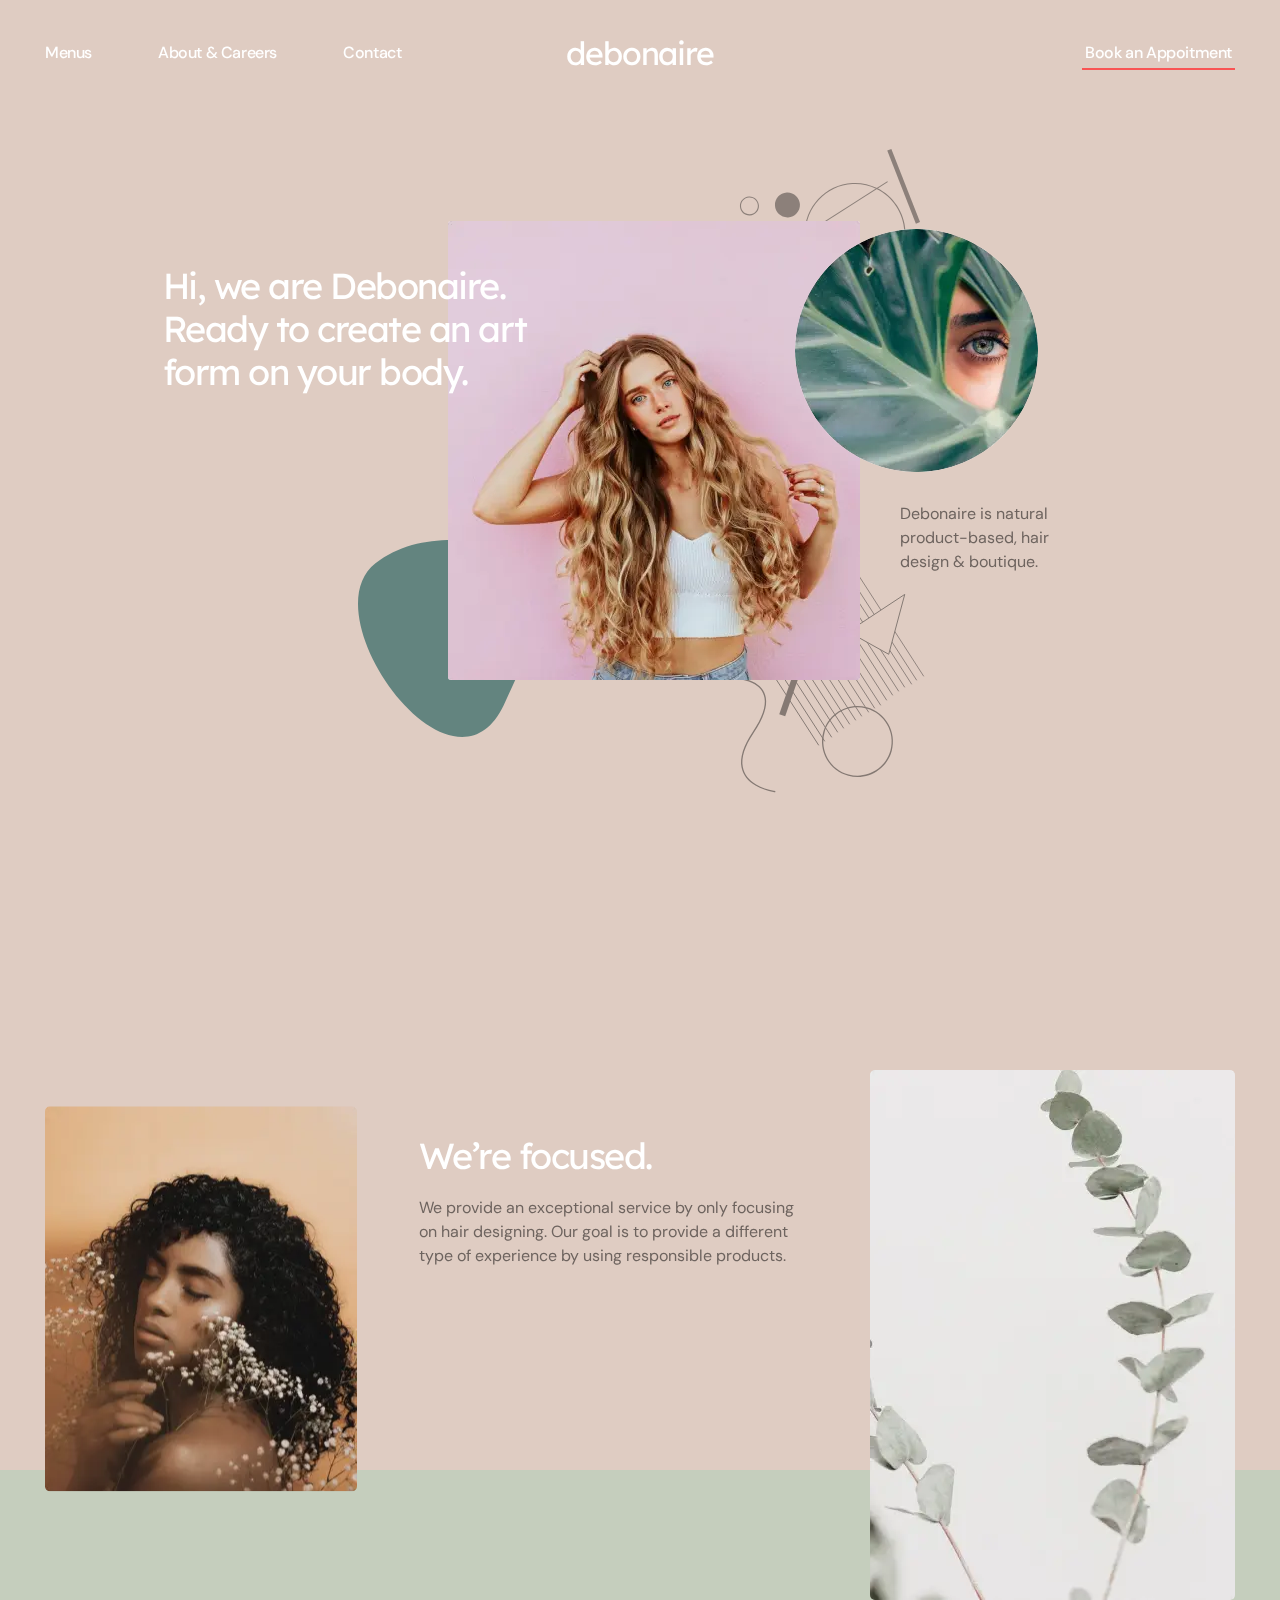
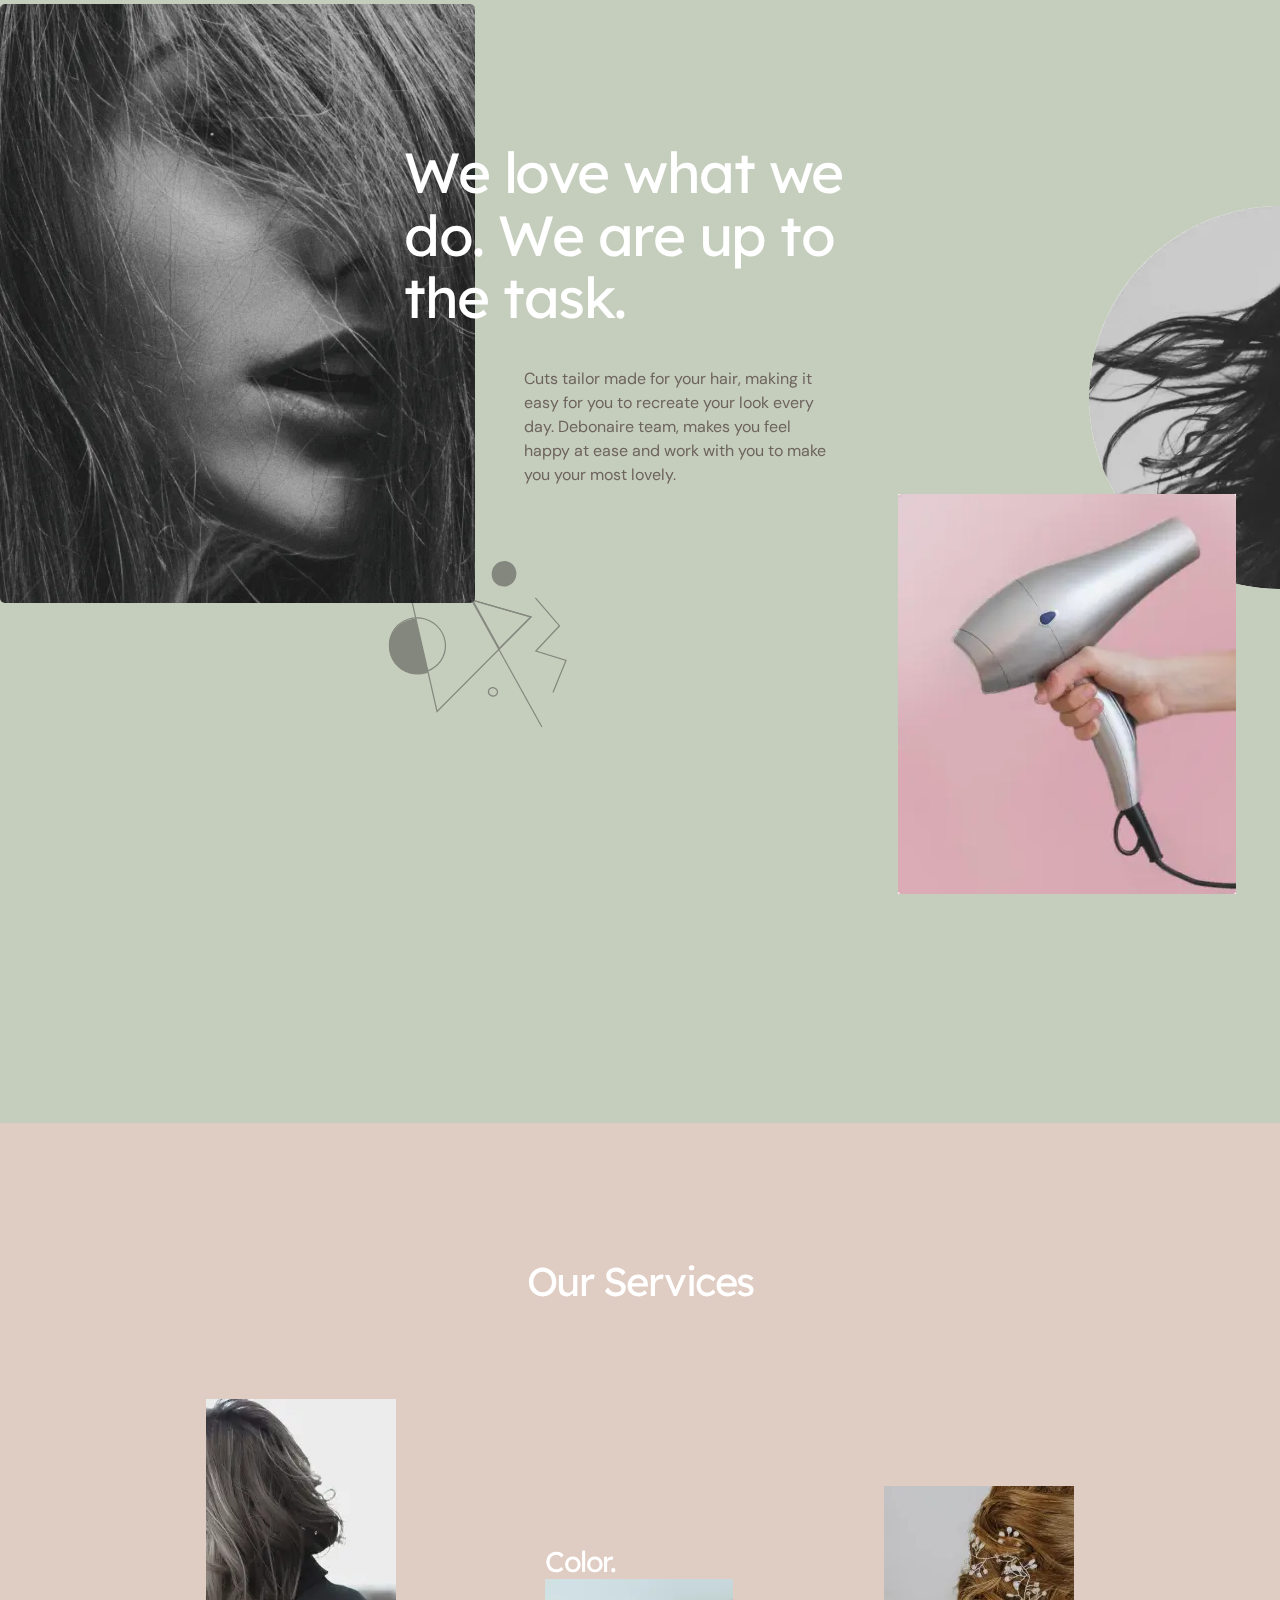
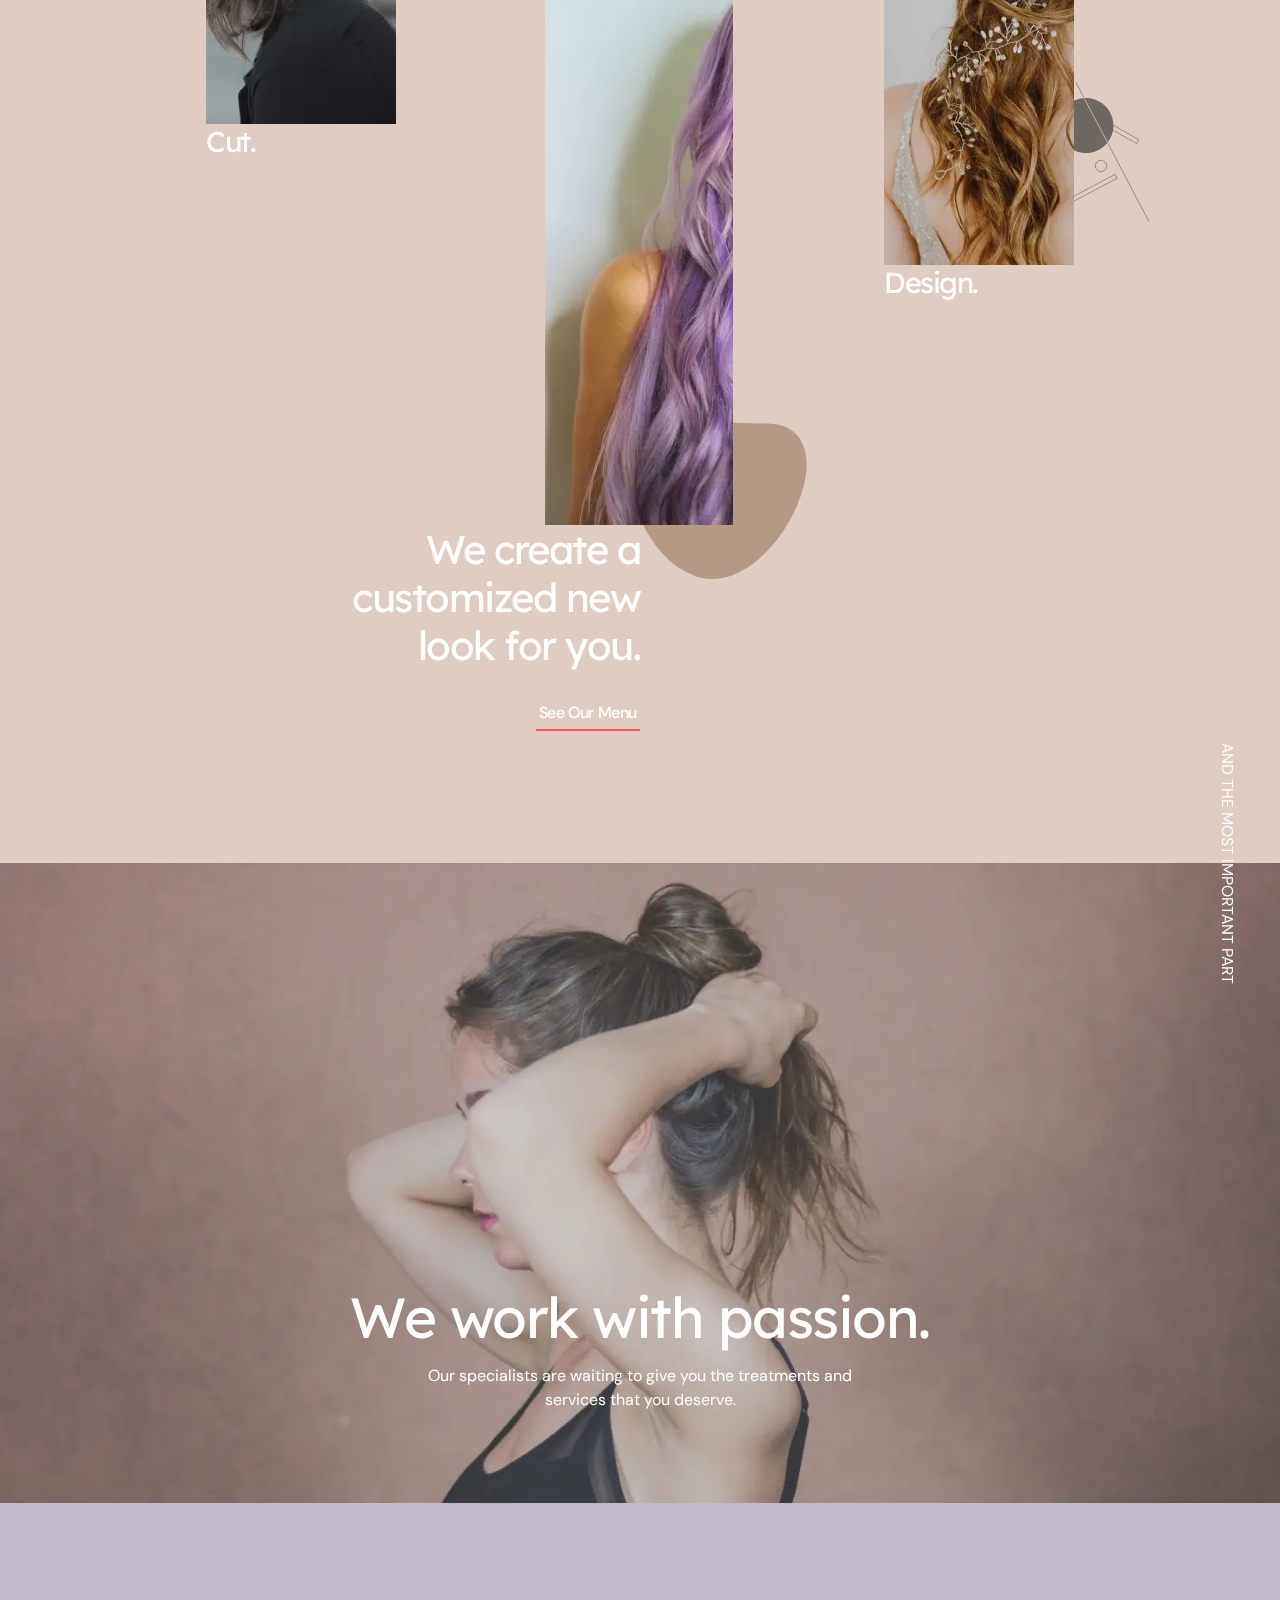
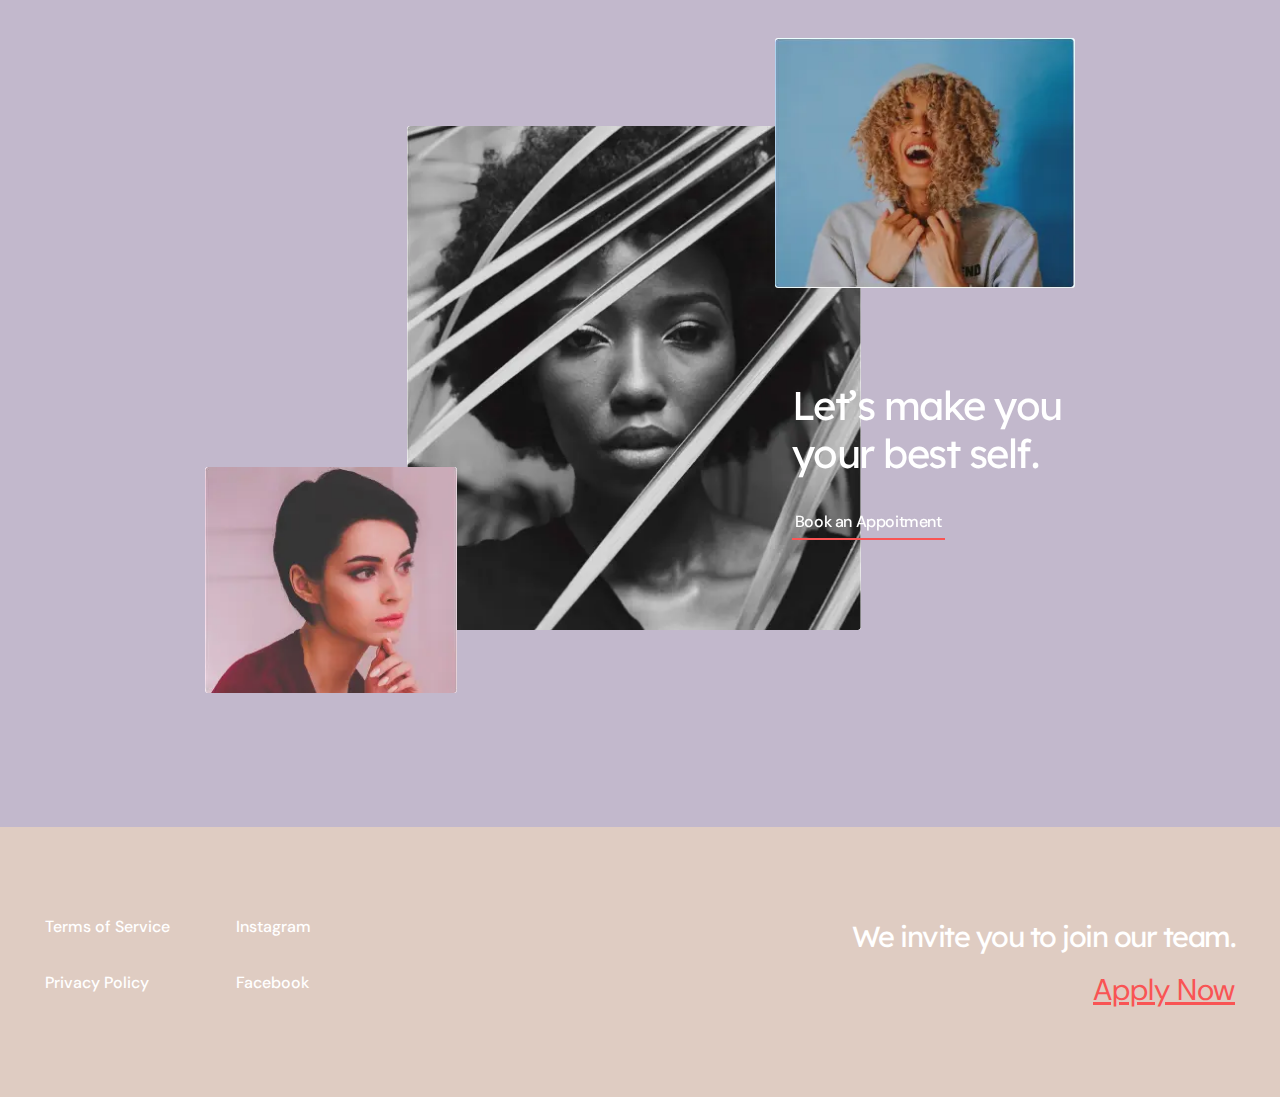
<file: debonaire/index.html>
<!DOCTYPE html>
<html lang="en">

<head>
	<title>HomePage</title>
	<meta charset="UTF-8">
	<meta name="format-detection" content="telephone=no">
	<style>
		body {
			opacity: 0;
		}
	</style>
	<link rel="stylesheet" href="css/style.css?_v=20240717184357">
	<link rel="shortcut icon" href="./favicon.ico">
	<!-- <meta name="robots" content="noindex, nofollow"> -->
	<meta name="viewport" content="width=device-width, initial-scale=1.0">
</head>

<body>
	<div class="wrapper">
		<header class="header">
			<div class="header__container">
				<div class="header__menu menu">
					<button type="button" class="menu__icon icon-menu"><span></span></button>
					<nav class="menu__body">
						<ul class="menu__list">
							<li class="menu__item"><a href="#" class="menu__link">Menus</a></li>
							<li class="menu__item"><a href="#" class="menu__link">About & Careers</a></li>
							<li class="menu__item"><a href="#" class="menu__link">Contact</a></li>
						</ul>
					</nav>
				</div>
				<a href="#" class="header__logo">debonaire</a>
				<a href="#" class="header__book book"><span>Book an Appoitment</span></a>
			</div>
		</header>
		<main class="page">
			<section data-prlx-parent data-watch class="page__hero hero">
				<div class="hero__container">
					<div class="hero__body">
						<div data-prlx class="hero__title-item">
							<h1 class="hero__title title">
								Hi, we are Debonaire. Ready to create an art form on your body.
							</h1>
						</div>
						<div class="hero__media">
							<div data-prlx class="hero__figure-item">
								<img class="hero__figure" src="img/hero/figure.svg" alt="Image">
							</div>
							<div data-prlx data-coefficient="2" class="hero__main-image-item">
								<img class="hero__main-image" src="img/hero/main-image.webp" alt="Image">
							</div>
							<div data-prlx class="hero__deco-item hero__deco-item--one">
								<img class="hero__deco" src="img/hero/deco-01.svg" alt="Image">
							</div>
							<div data-prlx class="hero__deco-item hero__deco-item--two">
								<img class="hero__deco" src="img/hero/deco-02.svg" alt="Image">
							</div>
						</div>
						<div class="hero__content">
							<div data-prlx class="hero__circle-image-item">
								<img class="hero__circle-image" src="img/hero/circle-image.webp" alt="Image">
							</div>
							<div data-prlx class="hero__text-item">
								<div class="hero__text text">
									<p>
										Debonaire is natural product-based, hair design & boutique.
									</p>
								</div>
							</div>
						</div>
					</div>
				</div>
			</section>
			<section class="page__focused focused">
				<div class="focused__container">
					<div class="focused__content">
						<div data-prlx-parent class="focused__picture focused__picture--start">
							<img data-coefficient="3" data-prlx class="focused__image" src="img/focused/image-01.webp"
								alt="Image">
							<div data-watch class="focused__decor-item focused__decor-item--start">
								<svg data-prlx class="focused__decor-value" viewBox="0 0 348 344" fill="none"
									xmlns="http://www.w3.org/2000/svg">
									<path fill-rule="evenodd" clip-rule="evenodd"
										d="M8.22962 141.135C70.9002 -46.7917 189.79 -29.1891 219.282 96.5556C248.774 222.3 373.654 190.519 341.858 294.615C310.062 398.712 -54.441 329.061 8.22962 141.135Z"
										stroke="#E8E8E6" stroke-width="2" />
								</svg>
							</div>
						</div>
						<div data-prlx-parent class="focused__body">
							<h2 data-prlx class="focused__title title">We’re focused.</h2>
							<div data-prlx class="focused__text text">
								<p>
									We provide an exceptional service by only focusing on hair designing. Our goal is to provide
									a different type of experience by using responsible products.
								</p>
							</div>
						</div>
						<div data-prlx-parent class="focused__picture focused__picture--end">
							<img data-coefficient="2" data-prlx class="focused__image" src="img/focused/image-02.webp"
								alt="Image">
							<div data-watch class="focused__decor-item focused__decor-item--end">
								<svg data-prlx class="focused__decor-value" viewBox="0 0 494 371" fill="none"
									xmlns="http://www.w3.org/2000/svg">
									<path fill-rule="evenodd" clip-rule="evenodd"
										d="M488.184 36.1618C472.569 -8.22165 400.348 -26.0372 338.863 77.4611C277.377 180.96 108.585 105.633 19.2604 180.96C-70.0643 256.286 189.541 469.095 338.863 315.789C488.184 162.484 503.8 80.5453 488.184 36.1618Z"
										stroke="#E8E8E6" stroke-width="2" />
								</svg>
							</div>
						</div>
					</div>
				</div>
			</section>
			<section class="page__love love">
				<div class="love__content">
					<div data-prlx-parent class="love__picture">
						<img data-prlx data-coefficient="2" class="love__image" src="img/love/image-01.webp" alt="Image">
						<div class="love__decor-picture">
							<img data-prlx class="love__item-decor-picture" src="img/love/deco-02.svg" alt="Image">
						</div>
					</div>
					<div data-prlx-parent class="love__body">
						<h2 data-prlx class="love__title title title--big">
							We love what we do. We are up to the task.
						</h2>
						<div data-prlx class="love__text text">
							<p>Cuts tailor made for your hair, making it easy for you to recreate your look every day.
								Debonaire team, makes you feel happy at ease and work with you to make you your most lovely.</p>
						</div>
					</div>
					<div data-prlx-parent class="love__decor decor-love">
						<div class="decor-love__body">
							<div data-prlx data-coefficient="2.5" class="decor-love__line-item">
								<svg data-watch class="decor-love__line" viewBox="0 0 525 531" fill="none"
									xmlns="http://www.w3.org/2000/svg">
									<path fill-rule="evenodd" clip-rule="evenodd"
										d="M522.939 318.288C513.011 82.4158 169.018 -117.959 33.3202 85.9218C-102.378 289.803 234.141 211.383 284.888 407.672C335.635 603.961 532.867 554.161 522.939 318.288Z"
										stroke="#E6E6E6" stroke-width="2" />
								</svg>
							</div>
							<div class="decor-love__hair-item">
								<img data-prlx data-coefficient="1.8" class="decor-love__hair" src="img/love/image-03.webp"
									alt="Image">
							</div>
							<div class="decor-love__dryer-item">
								<img data-prlx data-coefficient="1.3" class="decor-love__dryer" src="img/love/image-02.webp"
									alt="Image">
							</div>
						</div>
					</div>
				</div>
			</section>
			<section data-prlx-parent class="page__services services">
				<div class="services__container">
					<h2 data-prlx class="services__title title">Our Services</h2>
					<div class="services__body">
						<div class="services__items">
							<article class="services__item item-service">
								<a href="#" class="item-service__link">
									<img data-prlx data-coefficient="2" class="item-service__image"
										src="img/services/image-01.webp" alt="Image">
									<h5 data-prlx class="item-service__name title title--min">Cut.</h5>
								</a>
							</article>
							<article class="services__item item-service">
								<a href="#" class="item-service__link">
									<h5 data-prlx class="item-service__name title title--min">Color.</h5>
									<img data-prlx data-coefficient="2" class="item-service__image"
										src="img/services/image-02.webp" alt="Image">
								</a>
								<div class="item-service__figure-item">
									<img data-prlx src="img/services/deco-02.svg" class="item-service__figure" alt="Image">
								</div>
							</article>
							<article class="services__item item-service">
								<a href="#" class="item-service__link">
									<img data-prlx data-coefficient="2" class="item-service__image"
										src="img/services/image-03.webp" alt="Image">
									<h5 data-prlx class="item-service__name title title--min">Design.</h5>
								</a>
								<div class="item-service__deco-item">
									<img data-prlx src="img/services/deco-01.svg" class="item-service__deco" alt="Image">
								</div>
							</article>
						</div>
						<div data-prlx class="services__content content-services">
							<h4 class="content-services__title title">
								We create a customized new look for you.
							</h4>
							<a href="#" class="content-services__link book"><span>See Our Menu</span></a>
						</div>
					</div>
				</div>
			</section>
			<section data-prlx-parent class="page__passion passion">
				<div class="passion__container">
					<div data-prlx class="passion__content">
						<h2 class="passion__title title title--big">We work with passion.</h2>
						<div class="passion__text text">
							<p>Our specialists are waiting to give you the treatments and services that you deserve.</p>
						</div>
					</div>
					<div class="passion__important-item">
						<div data-prlx class="passion__important">AND THE MOST IMPORTANT PART</div>
					</div>
				</div>
				<div class="passion__image-item">
					<img src="img/passion/image.webp" class="passion__image ibg" alt="Image">
				</div>
			</section>
			<section data-prlx-parent class="page__best best">
				<div class="best__container">
					<div class="best__content">
						<div class="best__item item-best">
							<img data-prlx data-coefficient="2" class="item-best__image" src="img/best/image-01.webp"
								alt="Image">
						</div>
						<div data-prlx class="best__item item-best">
							<img class="item-best__image" src="img/best/image-02.webp" alt="Image">
							<div data-watch class="item-best__deco-item">
								<img class="item-best__deco" src="img/best/deco-01.svg" alt="Image">
							</div>
							<div data-watch class="item-best__figure-item">
								<img class="item-best__figure" src="img/best/deco-02.svg" alt="Image">
							</div>
						</div>
						<div class="best__item item-best">
							<img data-prlx data-coefficient="2" class="item-best__image" src="img/best/image-03.webp"
								alt="Image">
							<div data-prlx data-coefficient="1.5" class="item-best__body">
								<h2 class="item-best__title title">Let’s make you your best self.</h2>
								<a href="#" class="item-best__link book"><span>Book an Appoitment</span></a>
							</div>
						</div>
					</div>
				</div>
			</section>
		</main>
		<footer class="footer">
			<div class="footer__container">
				<div class="footer__content">
					<ul class="footer__menu footer-menu">
						<li class="footer-menu__item">
							<a href="#" target="_blank" class="footer-menu__link">Terms of Service</a>
						</li>
						<li class="footer-menu__item">
							<a href="#" target="_blank" class="footer-menu__link">Privacy Policy</a>
						</li>
						<li class="footer-menu__item">
							<a href="#" target="_blank" class="footer-menu__link">Instagram</a>
						</li>
						<li class="footer-menu__item">
							<a href="#" target="_blank" class="footer-menu__link">Facebook</a>
						</li>
					</ul>
					<div class="footer__invite invite">
						<div class="invite__title title title--min">We invite you to join our team.</div>
						<a href="#" class="invite__link">Apply Now</a>
					</div>
				</div>
			</div>
		</footer>
	</div>
	<script src="js/app.js?_v=20240717184357"></script>
</body>

</html>
</file>
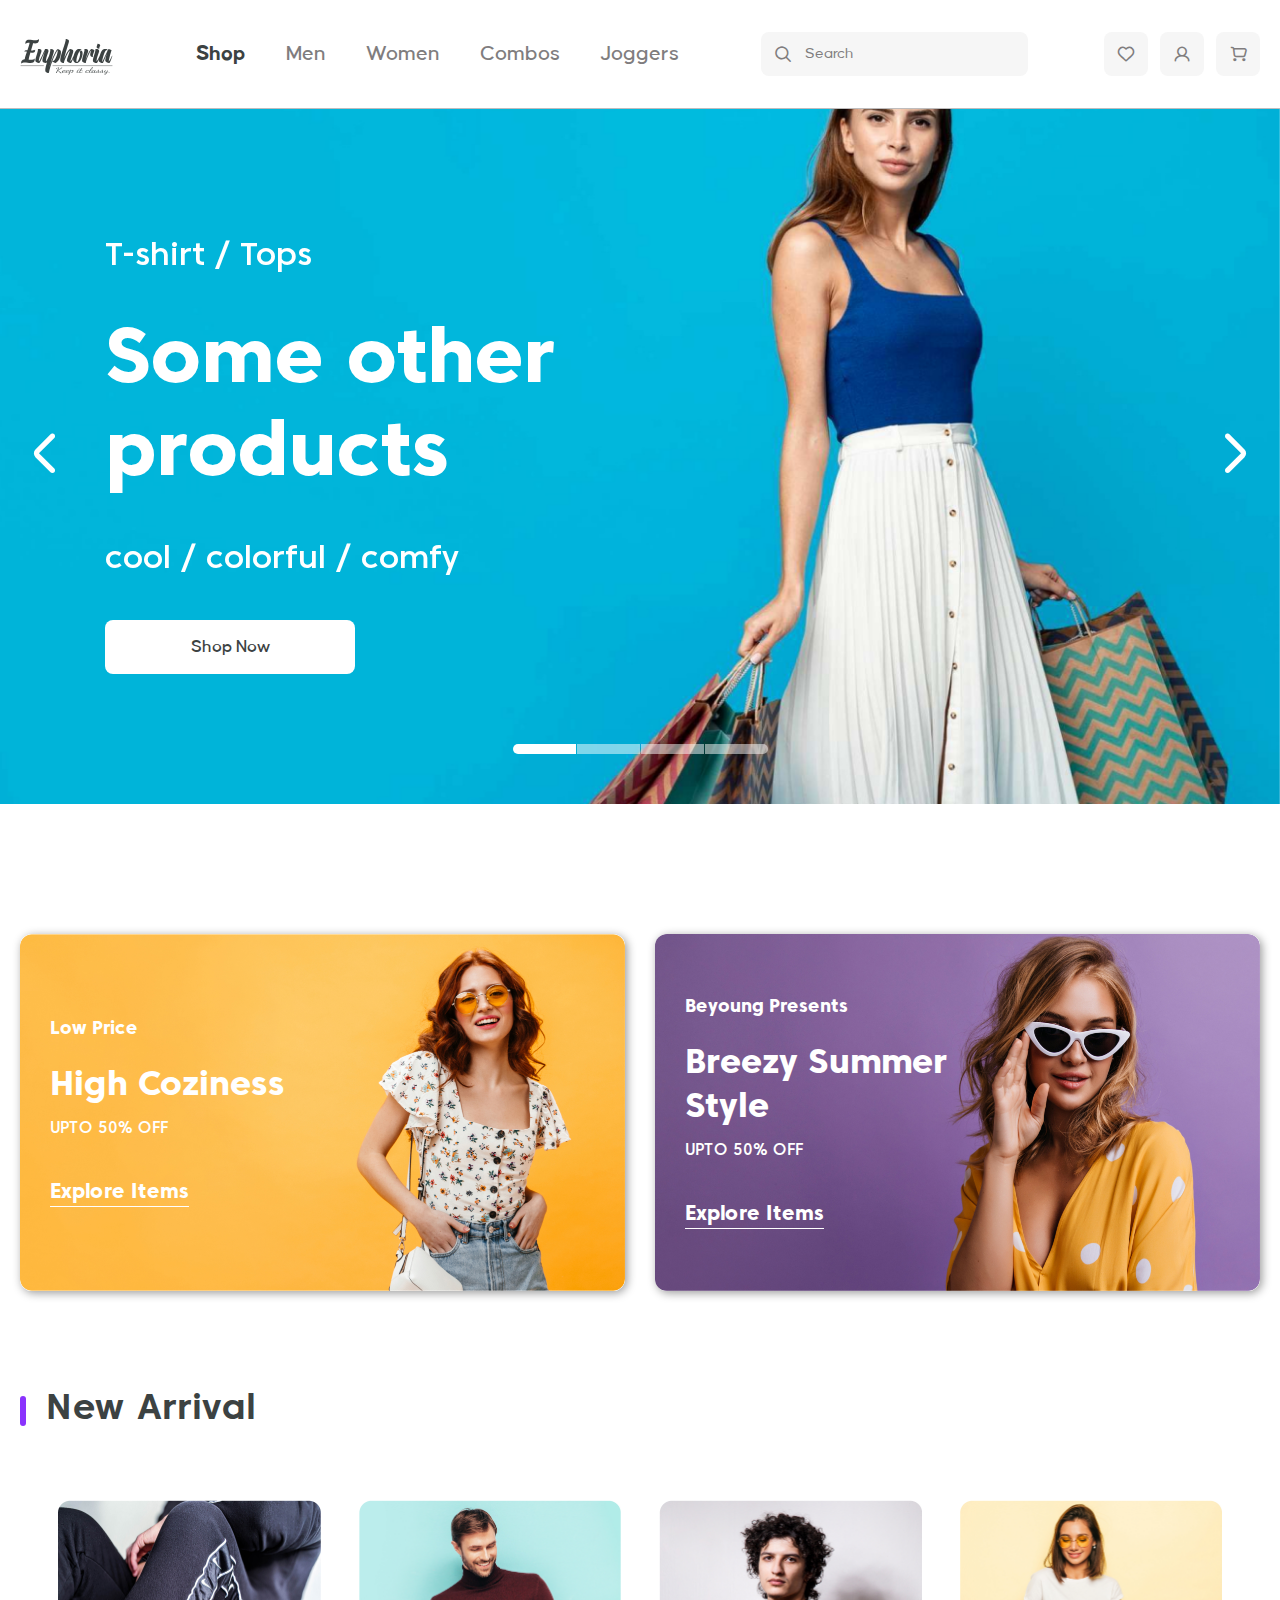
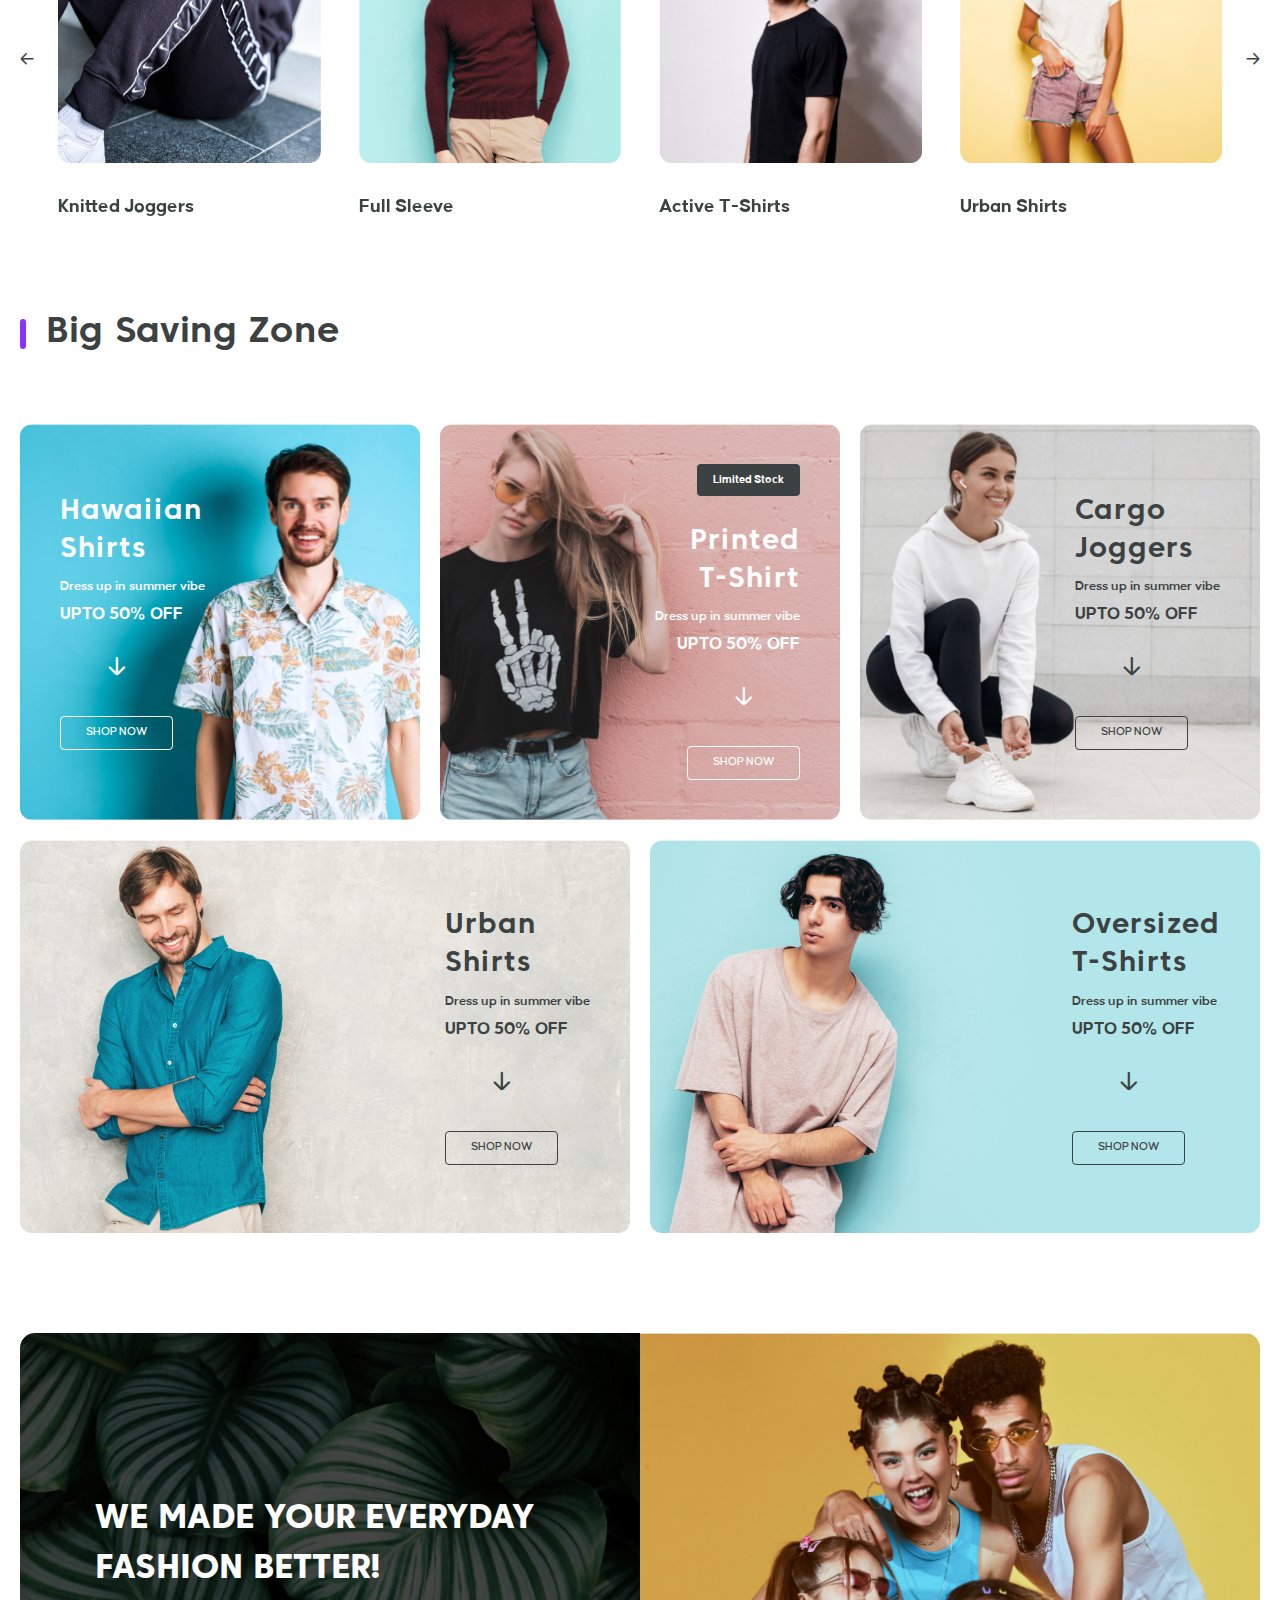
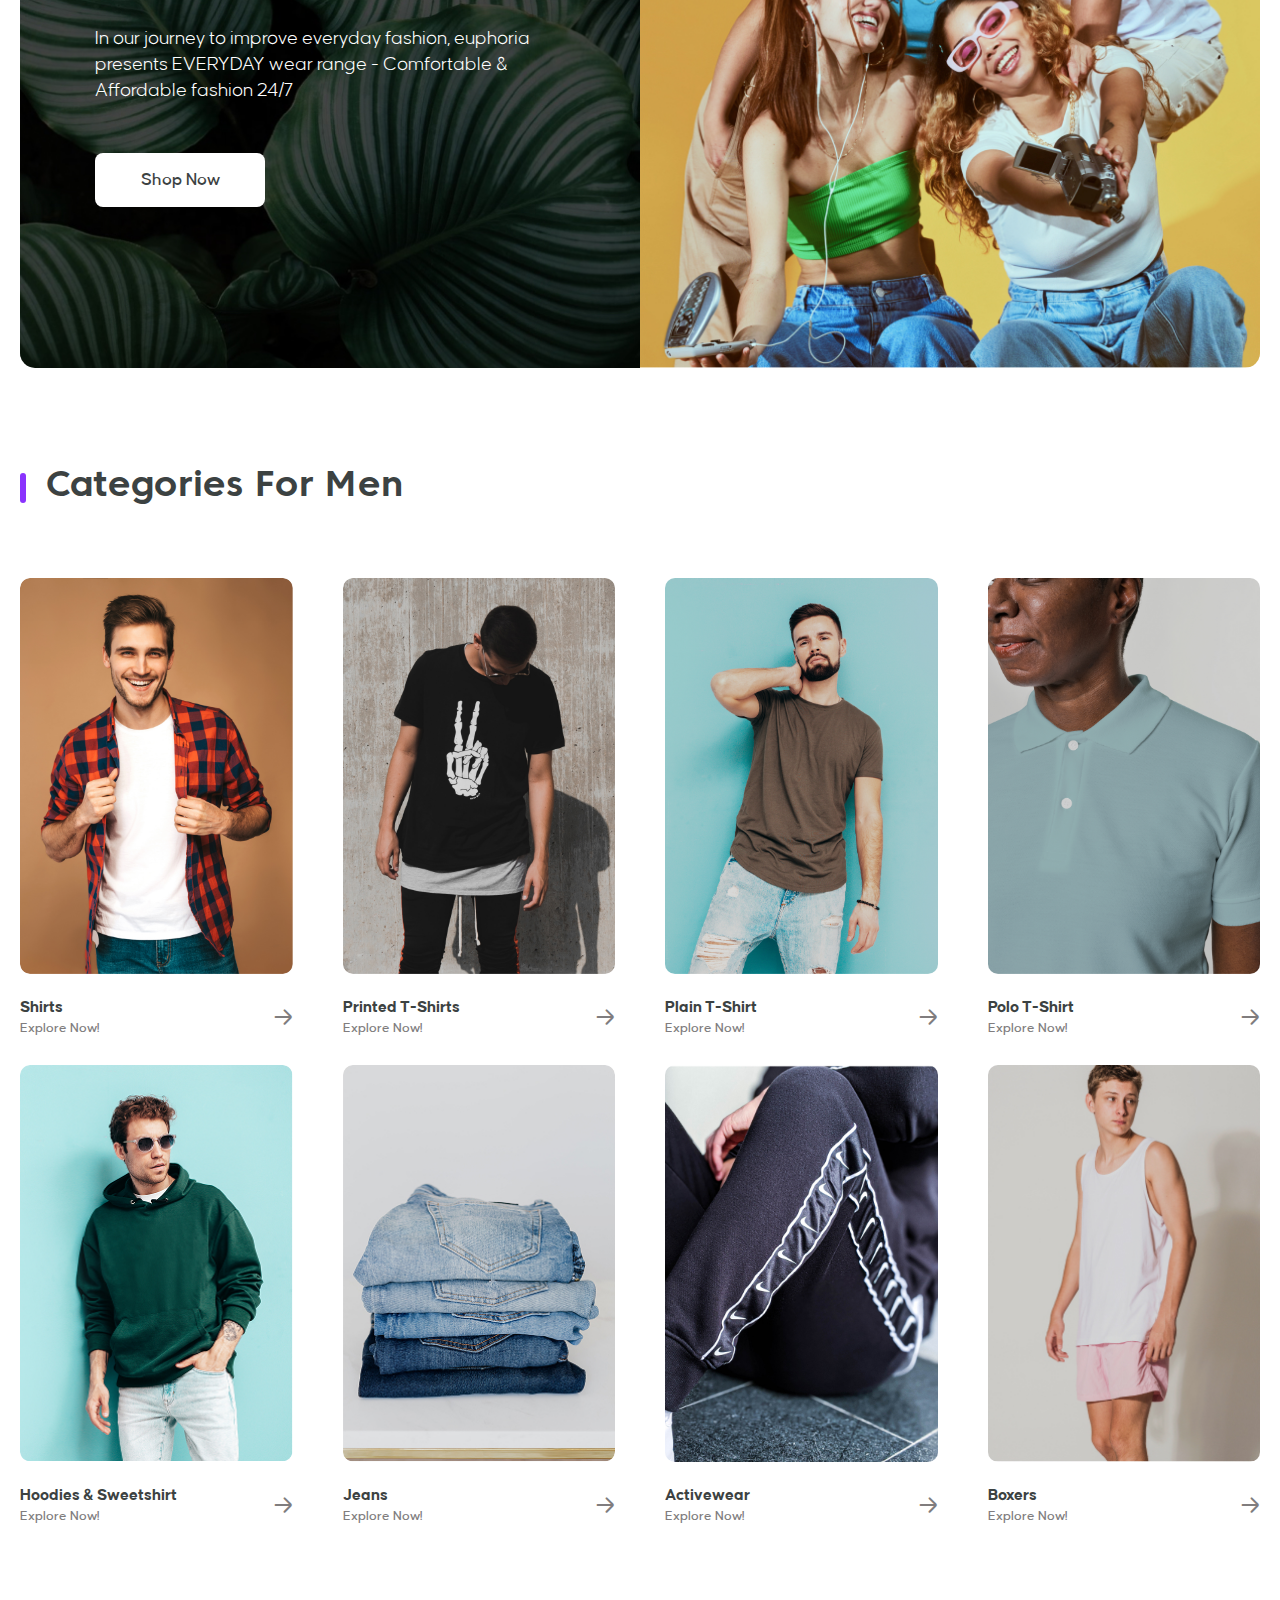
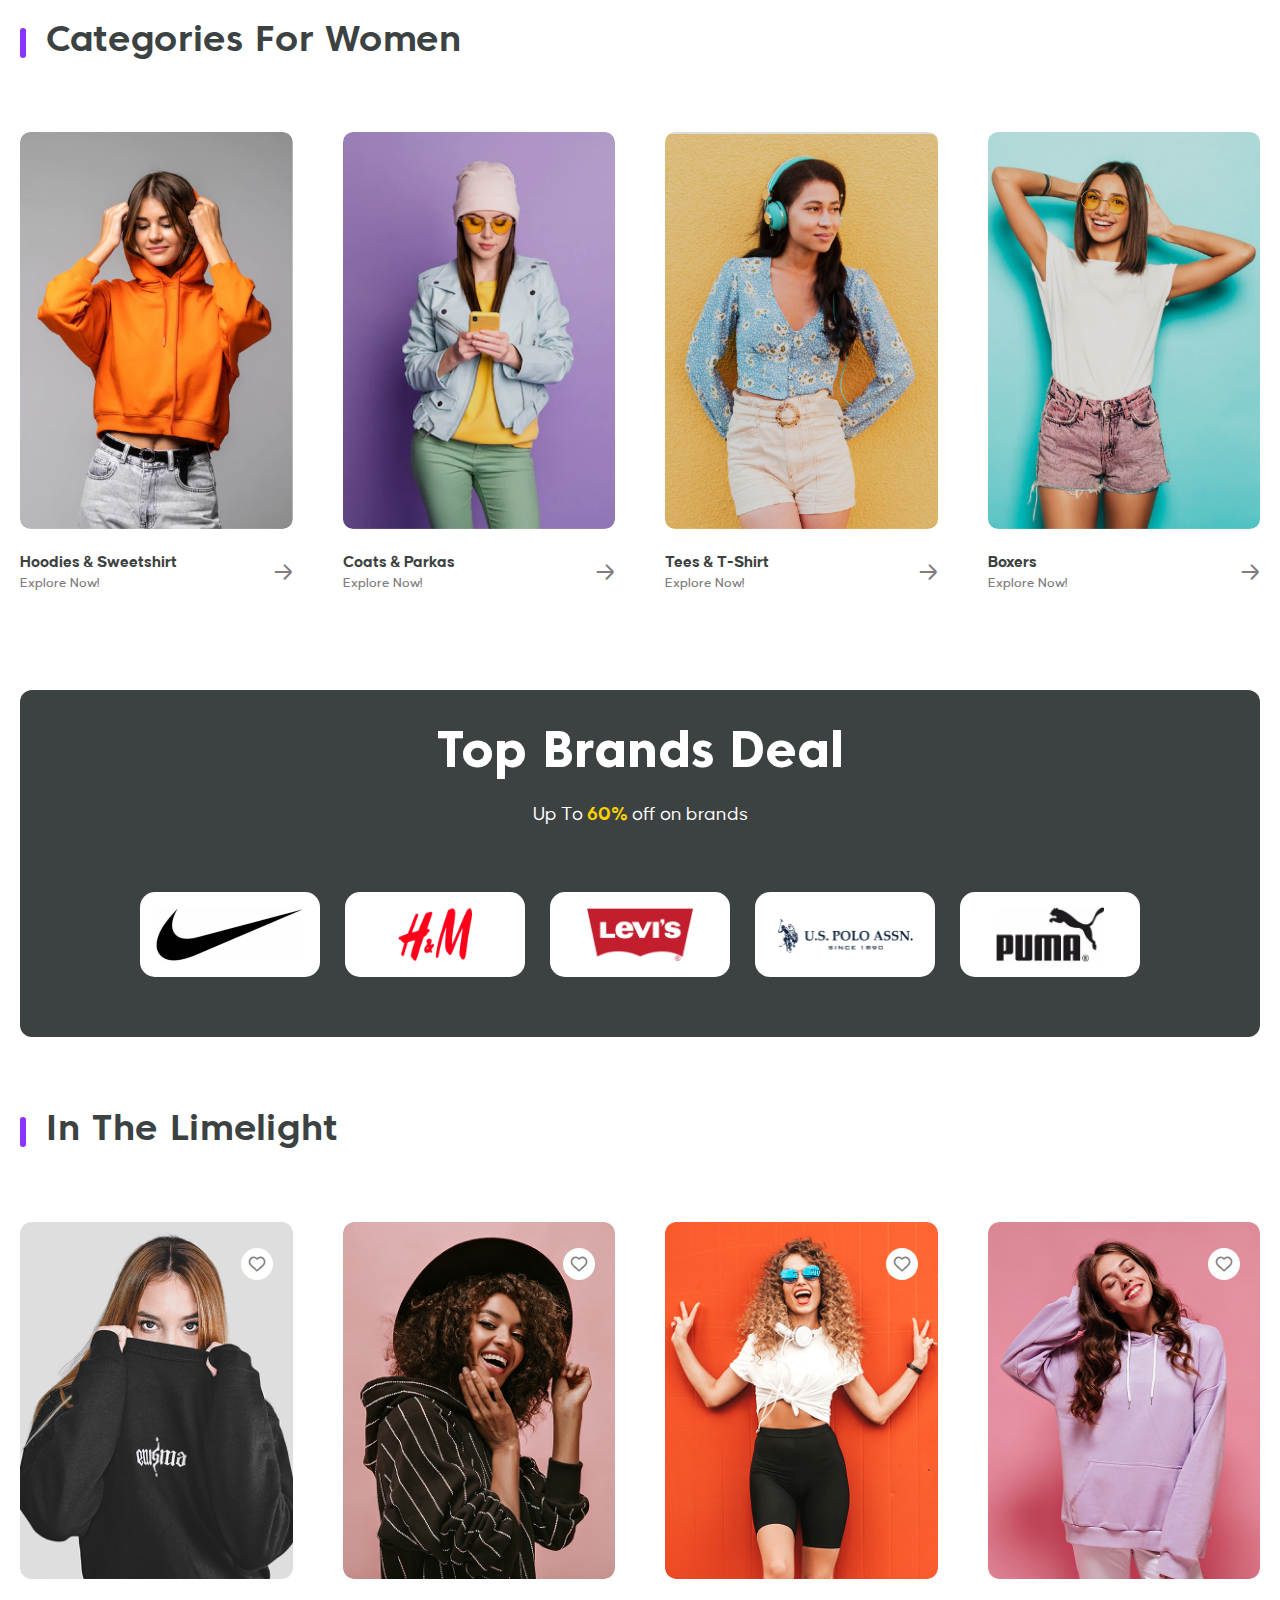
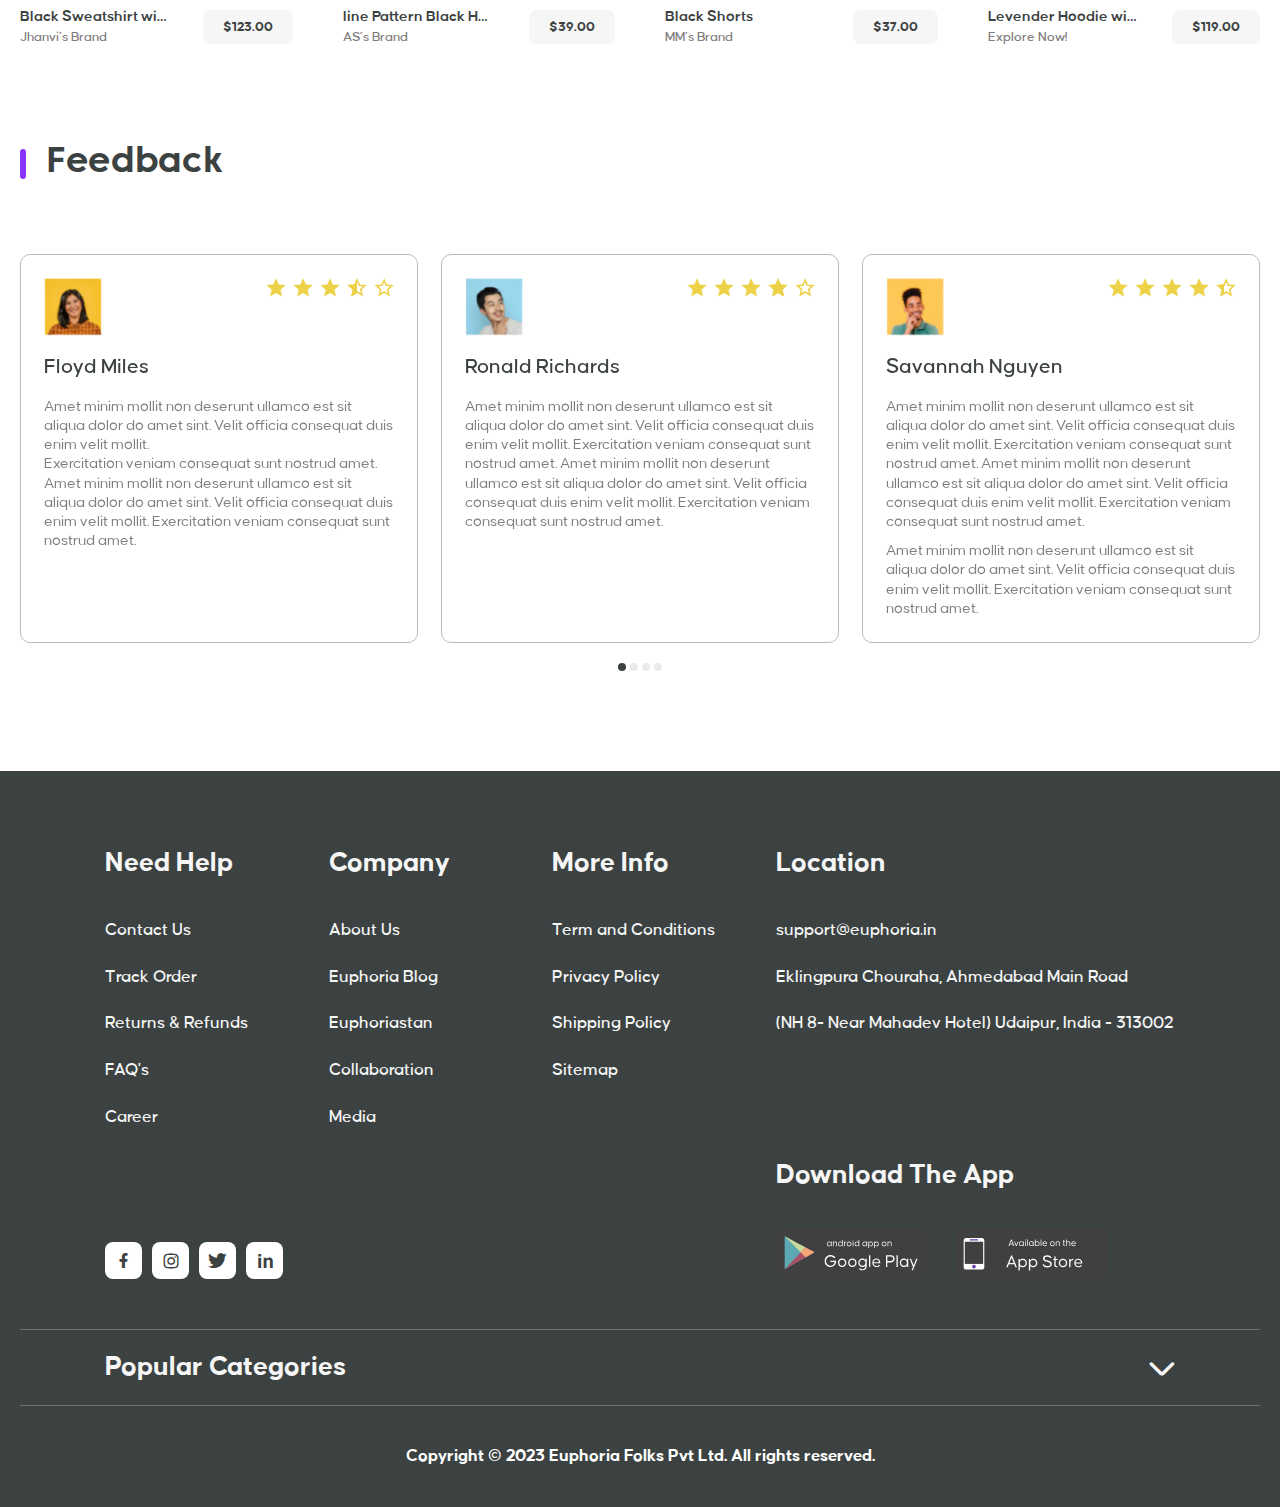
<file: euphoria/index.html>
<!DOCTYPE html>
<html lang="en">

<head>
	<meta charset="UTF-8">
	<meta name="viewport" content="width=device-width, initial-scale=1.0">
	<link rel="stylesheet" href="https://cdn.jsdelivr.net/npm/swiper@11/swiper-bundle.min.css" />
	<link rel="stylesheet" href="css/style.css">
	<link rel="shortcut icon" href="img/favicon.ico" type="image/x-icon">
	<title>Home Page</title>
</head>

<body>
	<div class="wrapper">
		<header class="header">
			<div class="header__container">
				<img class="header__logo" src="img/logo.svg" alt="Image">
				<div class="header__menu menu">
					<nav class="menu__body">
						<ul class="menu__list">
							<li class="menu__item">
								<a href="#" class="menu__link menu__link--active">Shop</a>
							</li>
							<li class="menu__item">
								<a href="#" class="menu__link">Men</a>
							</li>
							<li class="menu__item">
								<a href="#" class="menu__link">Women</a>
							</li>
							<li class="menu__item">
								<a href="#" class="menu__link">Combos</a>
							</li>
							<li class="menu__item">
								<a href="#" class="menu__link">Joggers</a>
							</li>
						</ul>
					</nav>
				</div>
				<form action="#" class="header__search search-form">
					<input class="search-form__input" placeholder="Search" type="text">
					<button class="search-form__button _icon-search"></button>
				</form>
				<div class="header__action action-header">
					<a href="#" class="action-header__item _icon-favorite"></a>
					<a href="#" class="action-header__item _icon-user"></a>
					<a href="#" class="action-header__item _icon-cart"></a>
				</div>
				<button class="icon-menu"><span></span></button>
			</div>
		</header>
		<main class="page">
			<section class="page__hero hero swiper">
				<div class="hero__wrapper swiper-wrapper">
					<div class="hero__slide slide-hero swiper-slide">
						<div class="slide-hero__container">
							<div class="slide-hero__body">
								<div data-swiper-parallax="-80%" class="slide-hero__label">T-shirt / Tops</div>
								<h2 data-swiper-parallax="-100%" class="slide-hero__title">Some other <br> products</h2>
								<div data-swiper-parallax="-60%" class="slide-hero__label">cool / colorful / comfy</div>
								<a data-swiper-parallax="-100%" href="#" class="slide-hero__button button button--white">Shop
									Now</a>
							</div>
						</div>
						<img src="img/hero/slide-01.jpg" class="slide-hero__image slide-hero__image--top-right" alt="Image">
					</div>
					<div class="hero__slide slide-hero swiper-slide">
						<div class="slide-hero__container">
							<div class="slide-hero__body">
								<div data-swiper-parallax="-80%" class="slide-hero__label">T-shirt / Tops</div>
								<h2 data-swiper-parallax="-100%" class="slide-hero__title">Some other <br> products</h2>
								<div data-swiper-parallax="-60%" class="slide-hero__label">cool / colorful / comfy</div>
								<a data-swiper-parallax="-100%" href="#" class="slide-hero__button button button--white">Shop
									Now</a>
							</div>
						</div>
						<img src="img/hero/slide-01.jpg" class="slide-hero__image slide-hero__image--top-right" alt="Image">
					</div>
					<div class="hero__slide slide-hero swiper-slide">
						<div class="slide-hero__container">
							<div class="slide-hero__body">
								<div data-swiper-parallax="-80%" class="slide-hero__label">T-shirt / Tops</div>
								<h2 data-swiper-parallax="-100%" class="slide-hero__title">Some other <br> products</h2>
								<div data-swiper-parallax="-60%" class="slide-hero__label">cool / colorful / comfy</div>
								<a data-swiper-parallax="-100%" href="#" class="slide-hero__button button button--white">Shop
									Now</a>
							</div>
						</div>
						<img src="img/hero/slide-01.jpg" class="slide-hero__image slide-hero__image--top-right" alt="Image">
					</div>
					<div class="hero__slide slide-hero swiper-slide">
						<div class="slide-hero__container">
							<div class="slide-hero__body">
								<div data-swiper-parallax="-80%" class="slide-hero__label">T-shirt / Tops</div>
								<h2 data-swiper-parallax="-100%" class="slide-hero__title">Some other <br> products</h2>
								<div data-swiper-parallax="-60%" class="slide-hero__label">cool / colorful / comfy</div>
								<a data-swiper-parallax="-100%" href="#" class="slide-hero__button button button--white">Shop
									Now</a>
							</div>
						</div>
						<img src="img/hero/slide-01.jpg" class="slide-hero__image slide-hero__image--top-right" alt="Image">
					</div>
				</div>
				<div class="hero__pagination"></div>
				<button class="hero__arrow hero__arrow--prev _icon-ch-left"></button>
				<button class="hero__arrow hero__arrow--next _icon-ch-right"></button>
			</section>
			<div class="page__deals deals">
				<div class="deals__container">
					<article class="deals__item">
						<div class="deals__content">
							<div class="deals__label">Low Price</div>
							<h4 class="deals__title">High Coziness</h4>
							<div class="deals__sale">UPTO 50% OFF</div>
							<a href="#" class="deals__link">Explore Items</a>
						</div>
						<img src="img/deals/01.jpg" class="deals__image" alt="Image">
					</article>
					<article class="deals__item">
						<div class="deals__content">
							<div class="deals__label">Beyoung Presents</div>
							<h4 class="deals__title">Breezy Summer <br> Style</h4>
							<div class="deals__sale">UPTO 50% OFF</div>
							<a href="#" class="deals__link">Explore Items</a>
						</div>
						<img src="img/deals/02.jpg" class="deals__image" alt="Image">
					</article>
				</div>
			</div>
			<section class="page__new new">
				<div class="new__container">
					<h2 class="new__title title title--margin">New Arrival</h2>
					<div class="new__slider swiper">
						<div class="new__wrapper swiper-wrapper">
							<div class="new__slide swiper-slide">
								<article class="new__item item-new">
									<a href="#" class="item-new__link">
										<img src="img/new/01.jpg" class="item-new__image" alt="Image">
										<h5 class="item-new__title">Knitted Joggers</h5>
									</a>
								</article>
							</div>
							<div class="new__slide swiper-slide">
								<article class="new__item item-new">
									<a href="#" class="item-new__link">
										<img src="img/new/02.jpg" class="item-new__image" alt="Image">
										<h5 class="item-new__title">Full Sleeve</h5>
									</a>
								</article>
							</div>
							<div class="new__slide swiper-slide">
								<article class="new__item item-new">
									<a href="#" class="item-new__link">
										<img src="img/new/03.jpg" class="item-new__image" alt="Image">
										<h5 class="item-new__title">Active T-Shirts</h5>
									</a>
								</article>
							</div>
							<div class="new__slide swiper-slide">
								<article class="new__item item-new">
									<a href="#" class="item-new__link">
										<img src="img/new/04.jpg" class="item-new__image" alt="Image">
										<h5 class="item-new__title">Urban Shirts</h5>
									</a>
								</article>
							</div>
							<div class="new__slide swiper-slide">
								<article class="new__item item-new">
									<a href="#" class="item-new__link">
										<img src="img/new/02.jpg" class="item-new__image" alt="Image">
										<h5 class="item-new__title">Full Sleeve</h5>
									</a>
								</article>
							</div>
							<div class="new__slide swiper-slide">
								<article class="new__item item-new">
									<a href="#" class="item-new__link">
										<img src="img/new/03.jpg" class="item-new__image" alt="Image">
										<h5 class="item-new__title">Active T-Shirts</h5>
									</a>
								</article>
							</div>
						</div>
						<button class="new__arrow new__arrow--left _icon-a-left"></button>
						<button class="new__arrow new__arrow--right _icon-a-right"></button>
					</div>
				</div>
			</section>
			<section class="page__sale sale">
				<div class="sale__container">
					<h2 class="sale__title title title--margin">Big Saving Zone</h2>
					<div class="sale__items">
						<article class="sale__item item-sale">
							<div class="item-sale__body">
								<h4 class="item-sale__title">
									<a href="#" class="item-sale__link-title">Hawaiian <br> Shirts</a>
								</h4>
								<div class="item-sale__label">Dress up in summer vibe</div>
								<div class="item-sale__info">UPTO 50% OFF</div>
								<div class="item-sale__arrow _icon-a-down">
									<a href="#" class="item-sale__button  ">SHOP NOW</a>
								</div>
							</div>
							<img class="item-sale__image" src="img/sale/01.jpg" alt="Image">
						</article>
						<article class="sale__item item-sale item-sale--right item-sale--text-right">
							<div class="item-sale__body">
								<div class="item-sale__limited">Limited Stock</div>
								<h4 class="item-sale__title">
									<a href="#" class="item-sale__link-title">Printed <br> T-Shirt</a>
								</h4>
								<div class="item-sale__label">Dress up in summer vibe</div>
								<div class="item-sale__info">UPTO 50% OFF</div>
								<div class="item-sale__arrow _icon-a-down">
									<a href="#" class="item-sale__button  ">SHOP NOW</a>
								</div>
							</div>
							<img class="item-sale__image" src="img/sale/02.jpg" alt="Image">
						</article>
						<article class="sale__item item-sale item-sale--dark item-sale--right">
							<div class="item-sale__body">
								<h4 class="item-sale__title">
									<a href="#" class="item-sale__link-title">Cargo <br> Joggers</a>
								</h4>
								<div class="item-sale__label">Dress up in summer vibe</div>
								<div class="item-sale__info">UPTO 50% OFF</div>
								<div class="item-sale__arrow _icon-a-down">
									<a href="#" class="item-sale__button  ">SHOP NOW</a>
								</div>
							</div>
							<img class="item-sale__image" src="img/sale/03.jpg" alt="Image">
						</article>
						<article class="sale__item item-sale item-sale--dark item-sale--right">
							<div class="item-sale__body">
								<h4 class="item-sale__title">
									<a href="#" class="item-sale__link-title">Urban <br> Shirts</a>
								</h4>
								<div class="item-sale__label">Dress up in summer vibe</div>
								<div class="item-sale__info">UPTO 50% OFF</div>
								<div class="item-sale__arrow _icon-a-down">
									<a href="#" class="item-sale__button  ">SHOP NOW</a>
								</div>
							</div>
							<img class="item-sale__image" src="img/sale/04.jpg" alt="Image">
						</article>
						<article class="sale__item item-sale item-sale--dark item-sale--right">
							<div class="item-sale__body">
								<h4 class="item-sale__title">
									<a href="#" class="item-sale__link-title">Oversized <br> T-Shirts</a>
								</h4>
								<div class="item-sale__label">Dress up in summer vibe</div>
								<div class="item-sale__info">UPTO 50% OFF</div>
								<div class="item-sale__arrow _icon-a-down">
									<a href="#" class="item-sale__button">SHOP NOW</a>
								</div>
							</div>
							<img class="item-sale__image" src="img/sale/05.jpg" alt="Image">
						</article>
					</div>
				</div>
			</section>
			<section class="page__shop-now shop-now">
				<div class="shop-now__container">
					<div class="shop-now__content">
						<h2 class="shop-now__title">WE MADE YOUR EVERYDAY FASHION BETTER!</h2>
						<div class="shop-now__text">
							<p>In our journey to improve everyday fashion, euphoria presents EVERYDAY wear range - Comfortable
								& Affordable fashion 24/7</p>
						</div>
						<a href="#" class="shop-now__button button button--white">Shop Now</a>
					</div>
					<img class="shop-now__image" src="img/shop-now/01.jpg" alt="Image">
				</div>
			</section>
			<section class="page__products products">
				<div class="products__container">
					<h2 class="products__title title title--margin">Categories For Men</h2>
					<div class="products__items">
						<article class="item-product item-product--category">
							<a href="#" class="item-product__picture-link">
								<img src="img/modules/for-men/01x3.jpg" class="item-product__image" alt="Image">
							</a>
							<div class="item-product__body">
								<h4 class="item-product__title">
									<a href="#" class="item-product__link-title">Shirts</a>
								</h4>
								<div class="item-product__label">Explore Now!</div>
								<a href="#" class="item-product__link _icon-a-right"></a>
							</div>
						</article>
						<article class="item-product item-product--category">
							<a href="#" class="item-product__picture-link">
								<img src="img/modules/for-men/02.jpg" class="item-product__image" alt="Image">
							</a>
							<div class="item-product__body">
								<h4 class="item-product__title">
									<a href="#" class="item-product__link-title">Printed T-Shirts</a>
								</h4>
								<div class="item-product__label">Explore Now!</div>
								<a href="#" class="item-product__link _icon-a-right"></a>
							</div>
						</article>
						<article class="item-product item-product--category">
							<a href="#" class="item-product__picture-link">
								<img src="img/modules/for-men/03.jpg" class="item-product__image" alt="Image">
							</a>
							<div class="item-product__body">
								<h4 class="item-product__title">
									<a href="#" class="item-product__link-title">Plain T-Shirt</a>
								</h4>
								<div class="item-product__label">Explore Now!</div>
								<a href="#" class="item-product__link _icon-a-right"></a>
							</div>
						</article>
						<article class="item-product item-product--category">
							<a href="#" class="item-product__picture-link">
								<img src="img/modules/for-men/04.jpg" class="item-product__image" alt="Image">
							</a>
							<div class="item-product__body">
								<h4 class="item-product__title">
									<a href="#" class="item-product__link-title">Polo T-Shirt</a>
								</h4>
								<div class="item-product__label">Explore Now!</div>
								<a href="#" class="item-product__link _icon-a-right"></a>
							</div>
						</article>
						<article class="item-product item-product--category">
							<a href="#" class="item-product__picture-link">
								<img src="img/modules/for-men/05.webp" class="item-product__image" alt="Image">
							</a>
							<div class="item-product__body">
								<h4 class="item-product__title">
									<a href="#" class="item-product__link-title">Hoodies & Sweetshirt</a>
								</h4>
								<div class="item-product__label">Explore Now!</div>
								<a href="#" class="item-product__link _icon-a-right"></a>
							</div>
						</article>
						<article class="item-product item-product--category">
							<a href="#" class="item-product__picture-link">
								<img src="img/modules/for-men/06.webp" class="item-product__image" alt="Image">
							</a>
							<div class="item-product__body">
								<h4 class="item-product__title">
									<a href="#" class="item-product__link-title">Jeans</a>
								</h4>
								<div class="item-product__label">Explore Now!</div>
								<a href="#" class="item-product__link _icon-a-right"></a>
							</div>
						</article>
						<article class="item-product item-product--category">
							<a href="#" class="item-product__picture-link">
								<img src="img/new/01.jpg" class="item-product__image" alt="Image">
							</a>
							<div class="item-product__body">
								<h4 class="item-product__title">
									<a href="#" class="item-product__link-title">Activewear</a>
								</h4>
								<div class="item-product__label">Explore Now!</div>
								<a href="#" class="item-product__link _icon-a-right"></a>
							</div>
						</article>
						<article class="item-product item-product--category">
							<a href="#" class="item-product__picture-link">
								<img src="img/modules/for-men/boxer.jpg" class="item-product__image" alt="Image">
							</a>
							<div class="item-product__body">
								<h4 class="item-product__title">
									<a href="#" class="item-product__link-title">Boxers</a>
								</h4>
								<div class="item-product__label">Explore Now!</div>
								<a href="#" class="item-product__link _icon-a-right"></a>
							</div>
						</article>
					</div>
				</div>
			</section>
			<section class="page__products products">
				<div class="products__container">
					<h2 class="products__title title title--margin">Categories For Women</h2>
					<div class="products__items">
						<article class="item-product item-product--category">
							<a href="#" class="item-product__picture-link">
								<img src="img/modules/for-women/01.jpg" class="item-product__image" alt="Image">
							</a>
							<div class="item-product__body">
								<h4 class="item-product__title">
									<a href="#" class="item-product__link-title">Hoodies & Sweetshirt</a>
								</h4>
								<div class="item-product__label">Explore Now!</div>
								<a href="#" class="item-product__link _icon-a-right"></a>
							</div>
						</article>
						<article class="item-product item-product--category">
							<a href="#" class="item-product__picture-link">
								<img src="img/modules/for-women/02.jpg" class="item-product__image" alt="Image">
							</a>
							<div class="item-product__body">
								<h4 class="item-product__title">
									<a href="#" class="item-product__link-title">Coats & Parkas</a>
								</h4>
								<div class="item-product__label">Explore Now!</div>
								<a href="#" class="item-product__link _icon-a-right"></a>
							</div>
						</article>
						<article class="item-product item-product--category">
							<a href="#" class="item-product__picture-link">
								<img src="img/modules/for-women/03.jpg" class="item-product__image" alt="Image">
							</a>
							<div class="item-product__body">
								<h4 class="item-product__title">
									<a href="#" class="item-product__link-title">Tees & T-Shirt</a>
								</h4>
								<div class="item-product__label">Explore Now!</div>
								<a href="#" class="item-product__link _icon-a-right"></a>
							</div>
						</article>
						<article class="item-product item-product--category">
							<a href="#" class="item-product__picture-link">
								<img src="img/modules/for-women/04.jpg" class="item-product__image" alt="Image">
							</a>
							<div class="item-product__body">
								<h4 class="item-product__title">
									<a href="#" class="item-product__link-title">Boxers</a>
								</h4>
								<div class="item-product__label">Explore Now!</div>
								<a href="#" class="item-product__link _icon-a-right"></a>
							</div>
						</article>
					</div>
				</div>
			</section>
			<section class="page__top-brands top-brands">
				<div class="top-brands__container">
					<div class="top-brands__body">
						<h2 class="top-brands__title">Top Brands Deal</h2>
						<div class="top-brands__info">Up To <span>60%</span> off on brands</div>
						<div class="top-brands__items">
							<a href="#" target="_blank" class="top-brands__item">
								<img src="img/brands/01.png" alt="Image">
							</a>
							<a href="#" target="_blank" class="top-brands__item">
								<img src="img/brands/02.png" alt="Image">
							</a>
							<a href="#" target="_blank" class="top-brands__item">
								<img src="img/brands/03.png" alt="Image">
							</a>
							<a href="#" target="_blank" class="top-brands__item">
								<img src="img/brands/04.png" alt="Image">
							</a>
							<a href="#" target="_blank" class="top-brands__item">
								<img src="img/brands/05.png" alt="Image">
							</a>
						</div>
					</div>
				</div>
			</section>
			<section class="page__products products">
				<div class="products__container">
					<h2 class="products__title title title--margin">In The Limelight</h2>
					<div class="products__items">
						<article class="item-product">
							<a href="#" class="item-product__favorite _icon-favorite"></a>
							<a href="#" class="item-product__picture-link">
								<img src="img/limelight/hero1.webp" class="item-product__image" alt="Image">
							</a>
							<div class="item-product__body">
								<h4 class="item-product__title">
									<a href="#" class="item-product__link-title">Black Sweatshirt with printed</a>
								</h4>
								<div class="item-product__label">Jhanvi’s Brand</div>
								<div class="item-product__price">$123.00</div>
							</div>
						</article>
						<article class="item-product">
							<a href="#" class="item-product__favorite _icon-favorite"></a>
							<a href="#" class="item-product__picture-link">
								<img src="img/limelight/hero2.webp" class="item-product__image" alt="Image">
							</a>
							<div class="item-product__body">
								<h4 class="item-product__title">
									<a href="#" class="item-product__link-title">line Pattern Black Hoodie</a>
								</h4>
								<div class="item-product__label">AS’s Brand</div>
								<div class="item-product__price">$39.00</div>
							</div>
						</article>
						<article class="item-product">
							<a href="#" class="item-product__favorite _icon-favorite"></a>
							<a href="#" class="item-product__picture-link">
								<img src="img/limelight/hero3.webp" class="item-product__image" alt="Image">
							</a>
							<div class="item-product__body">
								<h4 class="item-product__title">
									<a href="#" class="item-product__link-title">Black Shorts</a>
								</h4>
								<div class="item-product__label">MM’s Brand</div>
								<div class="item-product__price">$37.00</div>
							</div>
						</article>
						<article class="item-product">
							<a href="#" class="item-product__favorite _icon-favorite"></a>
							<a href="#" class="item-product__picture-link">
								<img src="img/limelight/hero4.webp" class="item-product__image" alt="Image">
							</a>
							<div class="item-product__body">
								<h4 class="item-product__title">
									<a href="#" class="item-product__link-title">Levender Hoodie with Printed</a>
								</h4>
								<div class="item-product__label">Explore Now!</div>
								<div class="item-product__price">$119.00</div>
							</div>
						</article>
					</div>
				</div>
			</section>
			<section class="page__reviews reviews">
				<div class="reviews__container">
					<h2 class="reviews__title title title--margin">Feedback</h2>
					<div class="reviews__slider swiper">
						<div class="reviews__wrapper swiper-wrapper">
							<article class="reviews__slide slide-review swiper-slide">
								<div class="slide-review__header">
									<img class="slide-review__avatar" src="img/reviews/01.jpg" alt="Image">
									<div data-rating="3.5" class="slide-review__rating rating rating--set">
										<div class="rating__items">
											<label class="rating__item">
												<input class="rating__input" type="radio" name="rating" value="1">
											</label>
											<label class="rating__item">
												<input class="rating__input" type="radio" name="rating" value="2">
											</label>
											<label class="rating__item">
												<input class="rating__input" type="radio" name="rating" value="3">
											</label>
											<label class="rating__item">
												<input class="rating__input" type="radio" name="rating" value="4">
											</label>
											<label class="rating__item">
												<input class="rating__input" type="radio" name="rating" value="5">
											</label>
										</div>
									</div>
								</div>
								<h4 class="slide-review__title">Floyd Miles</h4>
								<div class="slide-review__text">
									<p>Amet minim mollit non deserunt ullamco est sit aliqua dolor do amet sint. Velit officia
										consequat duis enim velit mollit.
										<br>
										Exercitation veniam consequat sunt nostrud amet. Amet minim mollit non deserunt ullamco
										est sit aliqua dolor do amet sint. Velit officia consequat duis enim velit mollit.
										Exercitation veniam consequat sunt nostrud amet.
									</p>
								</div>
							</article>
							<article class="reviews__slide slide-review swiper-slide">
								<div class="slide-review__header">
									<img class="slide-review__avatar" src="img/reviews/02.jpg" alt="Image">
									<div data-rating="3.8" class="slide-review__rating rating">
										<div class="rating__items">
											<label class="rating__item">
												<input class="rating__input" type="radio" name="rating" value="1">
											</label>
											<label class="rating__item">
												<input class="rating__input" type="radio" name="rating" value="2">
											</label>
											<label class="rating__item">
												<input class="rating__input" type="radio" name="rating" value="3">
											</label>
											<label class="rating__item">
												<input class="rating__input" type="radio" name="rating" value="4">
											</label>
											<label class="rating__item">
												<input class="rating__input" type="radio" name="rating" value="5">
											</label>
										</div>
									</div>
								</div>
								<h4 class="slide-review__title">Ronald Richards</h4>
								<div class="slide-review__text">
									<p>Amet minim mollit non deserunt ullamco est sit aliqua dolor do amet sint. Velit officia
										consequat duis enim velit mollit. Exercitation veniam consequat sunt nostrud amet. Amet
										minim mollit non deserunt ullamco est sit aliqua dolor do amet sint. Velit officia
										consequat duis enim velit mollit. Exercitation veniam consequat sunt nostrud amet.</p>
								</div>
							</article>
							<article class="reviews__slide slide-review swiper-slide">
								<div class="slide-review__header">
									<img class="slide-review__avatar" src="img/reviews/03.jpg" alt="Image">
									<div data-rating="4.4" class="slide-review__rating rating">
										<div class="rating__items">
											<label class="rating__item">
												<input class="rating__input" type="radio" name="rating" value="1">
											</label>
											<label class="rating__item">
												<input class="rating__input" type="radio" name="rating" value="2">
											</label>
											<label class="rating__item">
												<input class="rating__input" type="radio" name="rating" value="3">
											</label>
											<label class="rating__item">
												<input class="rating__input" type="radio" name="rating" value="4">
											</label>
											<label class="rating__item">
												<input class="rating__input" type="radio" name="rating" value="5">
											</label>
										</div>
									</div>
								</div>
								<h4 class="slide-review__title">Savannah Nguyen</h4>
								<div class="slide-review__text">
									<p>Amet minim mollit non deserunt ullamco est sit aliqua dolor do amet sint. Velit officia
										consequat duis enim velit mollit. Exercitation veniam consequat sunt nostrud amet. Amet
										minim mollit non deserunt ullamco est sit aliqua dolor do amet sint. Velit officia
										consequat duis enim velit mollit. Exercitation veniam consequat sunt nostrud amet.</p>
									<p>Amet minim mollit non deserunt ullamco est sit aliqua dolor do amet sint. Velit officia
										consequat duis enim velit mollit. Exercitation veniam consequat sunt nostrud amet. </p>
								</div>
							</article>
							<article class="reviews__slide slide-review swiper-slide">
								<div class="slide-review__header">
									<img class="slide-review__avatar" src="img/reviews/02.jpg" alt="Image">
									<div data-rating="5" class="slide-review__rating rating">
										<div class="rating__items">
											<label class="rating__item">
												<input class="rating__input" type="radio" name="rating" value="1">
											</label>
											<label class="rating__item">
												<input class="rating__input" type="radio" name="rating" value="2">
											</label>
											<label class="rating__item">
												<input class="rating__input" type="radio" name="rating" value="3">
											</label>
											<label class="rating__item">
												<input class="rating__input" type="radio" name="rating" value="4">
											</label>
											<label class="rating__item">
												<input class="rating__input" type="radio" name="rating" value="5">
											</label>
										</div>
									</div>
								</div>
								<h4 class="slide-review__title">Floyd Miles</h4>
								<div class="slide-review__text">
									<p>Amet minim mollit non deserunt ullamco est sit aliqua dolor do amet sint. Velit officia
										consequat duis enim velit mollit. Exercitation veniam consequat sunt nostrud amet. Amet
										minim mollit non deserunt ullamco est sit aliqua dolor do amet sint. Velit officia
										consequat duis enim velit mollit. Exercitation veniam consequat sunt nostrud amet.</p>
								</div>
							</article>
						</div>
						<div class="reviews__pages"></div>
					</div>
				</div>
			</section>
		</main>
		<footer class="footer">
			<div class="footer__container">
				<div class="footer__menu menu-footer">
					<div class="menu-footer__block">
						<h5 class="menu-footer__title">Need Help</h5>
						<ul class="menu-footer__list">
							<li class="menu-footer__item">
								<a href="#" class="menu-footer__link">Contact Us</a>
							</li>
							<li class="menu-footer__item">
								<a href="#" class="menu-footer__link">Track Order</a>
							</li>
							<li class="menu-footer__item">
								<a href="#" class="menu-footer__link">Returns & Refunds</a>
							</li>
							<li class="menu-footer__item">
								<a href="#" class="menu-footer__link">FAQ's</a>
							</li>
							<li class="menu-footer__item">
								<a href="#" class="menu-footer__link">Career</a>
							</li>
						</ul>
					</div>
					<div class="menu-footer__block">
						<h5 class="menu-footer__title">Company</h5>
						<ul class="menu-footer__list">
							<li class="menu-footer__item">
								<a href="#" class="menu-footer__link">About Us</a>
							</li>
							<li class="menu-footer__item">
								<a href="#" class="menu-footer__link">Euphoria Blog</a>
							</li>
							<li class="menu-footer__item">
								<a href="#" class="menu-footer__link">Euphoriastan</a>
							</li>
							<li class="menu-footer__item">
								<a href="#" class="menu-footer__link">Collaboration</a>
							</li>
							<li class="menu-footer__item">
								<a href="#" class="menu-footer__link">Media</a>
							</li>
						</ul>
					</div>
					<div class="menu-footer__block">
						<h5 class="menu-footer__title">More Info</h5>
						<ul class="menu-footer__list">
							<li class="menu-footer__item">
								<a href="#" class="menu-footer__link">Term and Conditions</a>
							</li>
							<li class="menu-footer__item">
								<a href="#" class="menu-footer__link">Privacy Policy</a>
							</li>
							<li class="menu-footer__item">
								<a href="#" class="menu-footer__link">Shipping Policy</a>
							</li>
							<li class="menu-footer__item">
								<a href="#" class="menu-footer__link">Sitemap</a>
							</li>
						</ul>
					</div>
					<div class="menu-footer__block">
						<h5 class="menu-footer__title">Location</h5>
						<ul class="menu-footer__list">
							<li class="menu-footer__item">
								<a href="mailto:support@euphoria.in" class="menu-footer__link">support@euphoria.in</a>
							</li>
							<li class="menu-footer__item">
								Eklingpura Chouraha, Ahmedabad Main Road
							</li>
							<li class="menu-footer__item">
								(NH 8- Near Mahadev Hotel) Udaipur, India - 313002
							</li>
						</ul>
					</div>
				</div>
				<div class="footer__body">
					<div class="footer__social social-footer">
						<ul class="social-footer__list">
							<li class="social-footer__item">
								<a target="_blank" href="#" class="social-footer__link _icon-s-facebook"></a>
							</li>
							<li class="social-footer__item">
								<a target="_blank" href="#" class="social-footer__link _icon-s-instagram"></a>
							</li>
							<li class="social-footer__item">
								<a target="_blank" href="#" class="social-footer__link _icon-s-twitter"></a>
							</li>
							<li class="social-footer__item">
								<a target="_blank" href="#" class="social-footer__link _icon-s-linkedin"></a>
							</li>
						</ul>
					</div>
					<div class="footer__download download-apps">
						<h5 class="download-apps__title">Download The App</h5>
						<div class="download-apps__items">
							<a href="#" class="download-apps__item" target="_blank">
								<img src="img/google.svg" alt="Google Play">
							</a>
							<a href="#" class="download-apps__item" target="_blank">
								<img src="img/apple.svg" alt="Apple Store">
							</a>
						</div>
					</div>
				</div>
				<div class="footer__categories popular-categories">
					<h5 data-spoller class="popular-categories__title">
						<button class="popular-categories__button-title _icon-ch-down">Popular Categories</button>
					</h5>
					<div class="popular-categories__body">
						<ul class="popular-categories__list">
							<li class="popular-categories__item">
								<a href="#" class="popular-categories__link">Men</a>
							</li>
							<li class="popular-categories__item">
								<a href="#" class="popular-categories__link">Women</a>
							</li>
						</ul>
					</div>
				</div>
				<div class="footer__copy">
					Copyright © 2023 Euphoria Folks Pvt Ltd. All rights reserved.
				</div>
			</div>
		</footer>
	</div>
	<!-- Підключення слайдеру Swiper -->
	<script src="https://cdn.jsdelivr.net/npm/swiper@11/swiper-bundle.min.js"></script>
	<!-- Підключення JS-файлу з кодом -->
	<script src="js/script.js"></script>
</body>

</html>
</file>
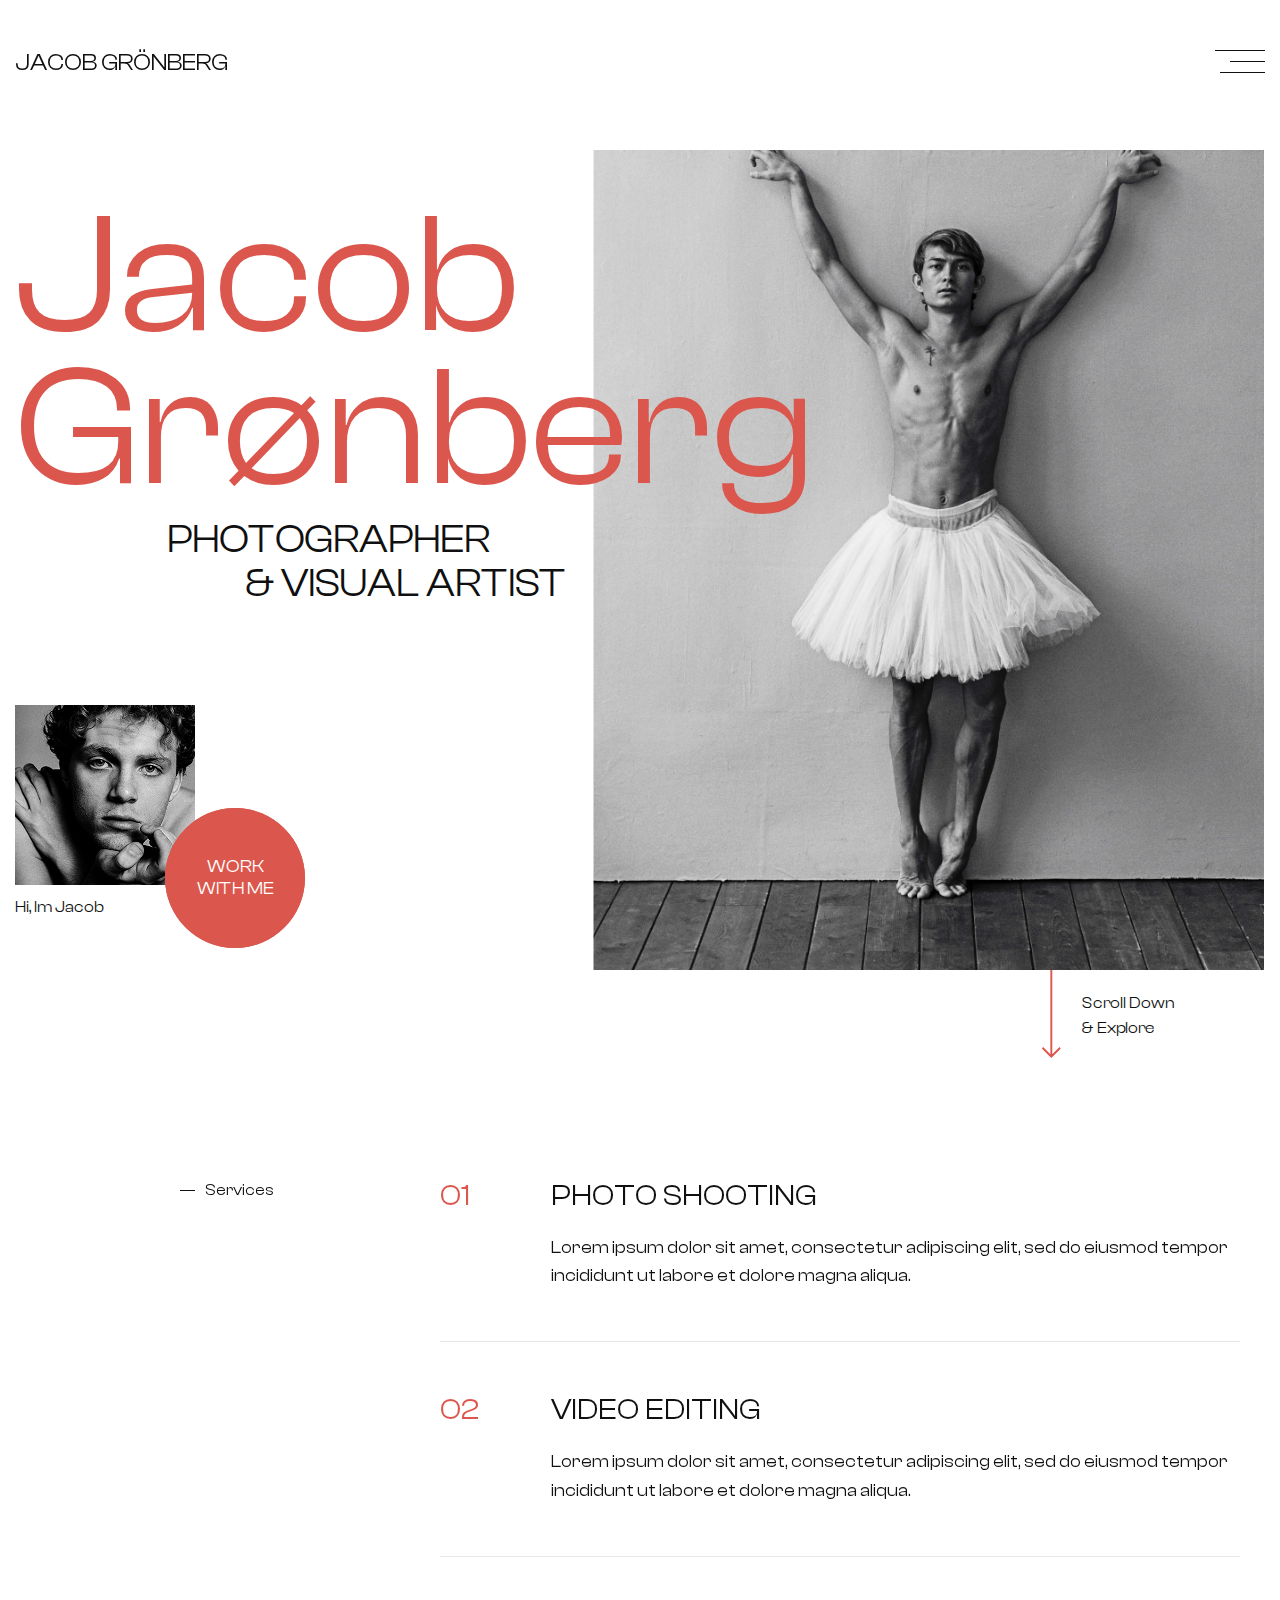
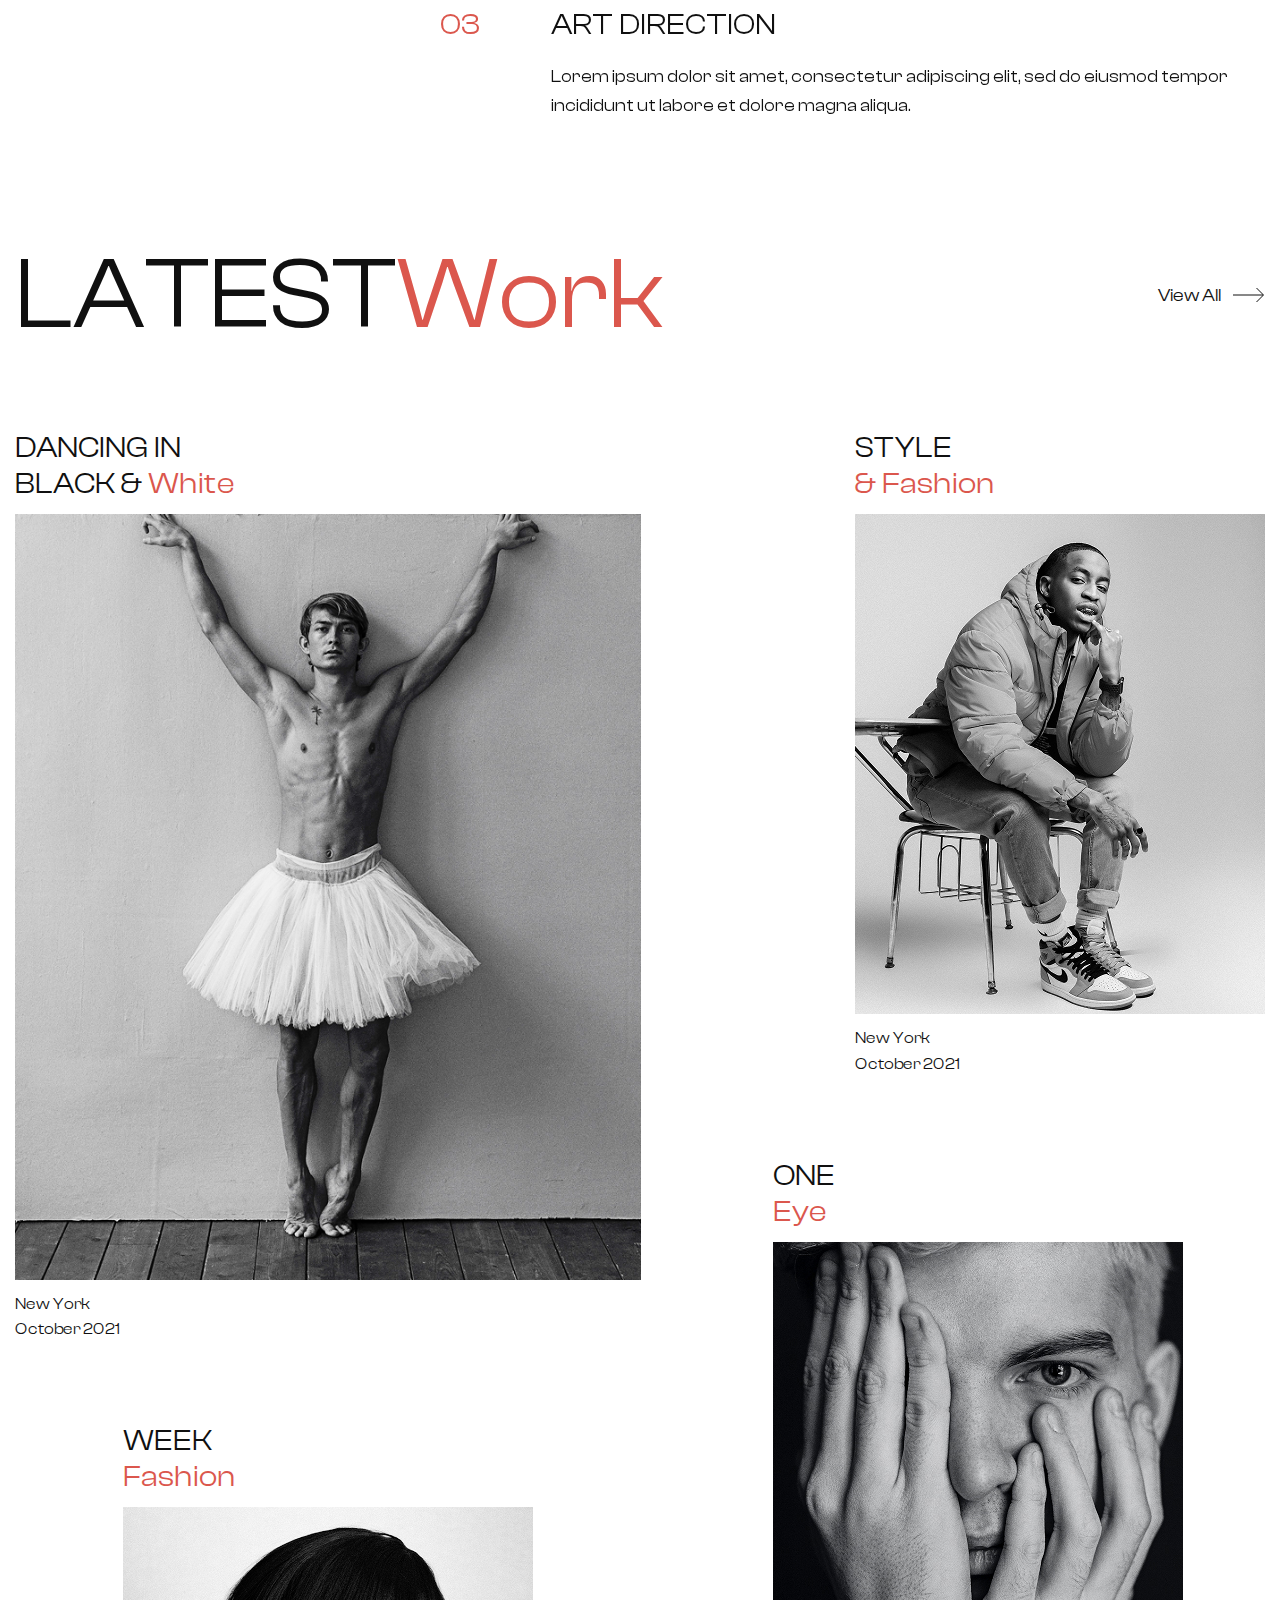
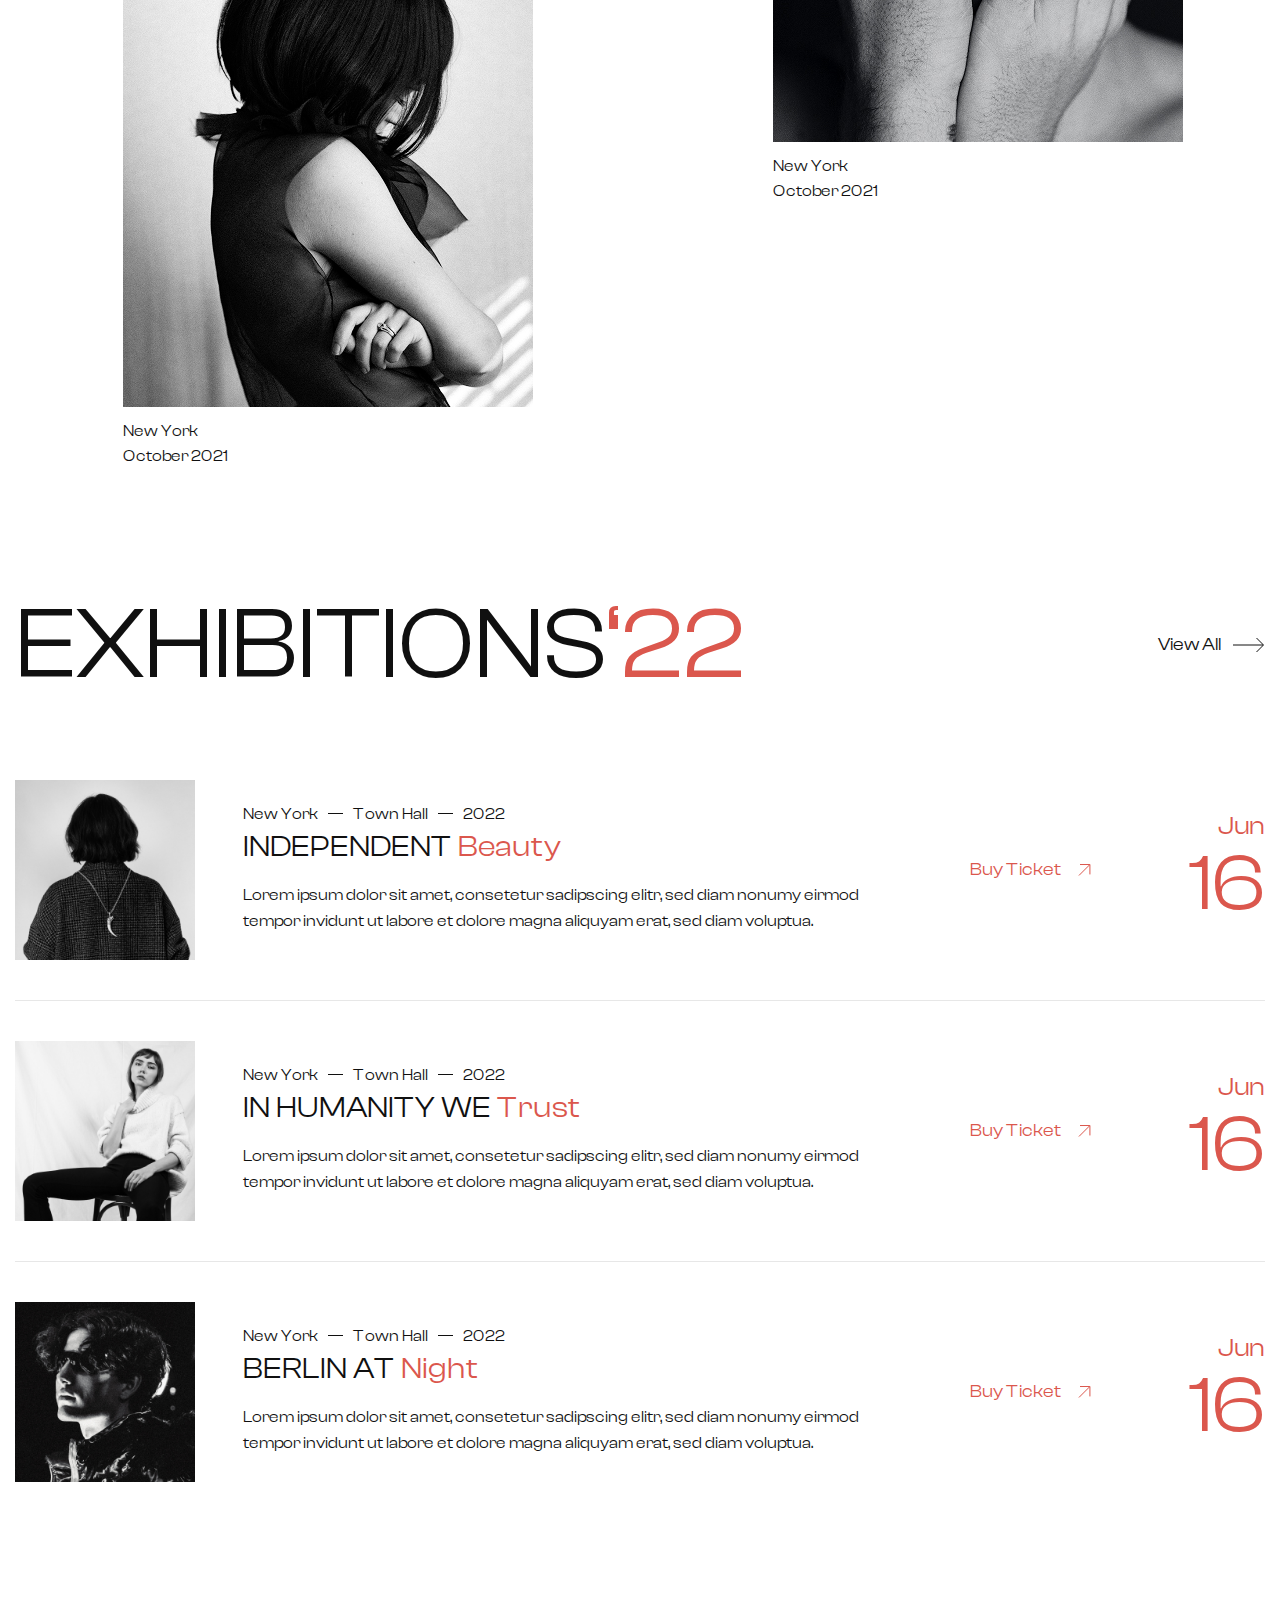
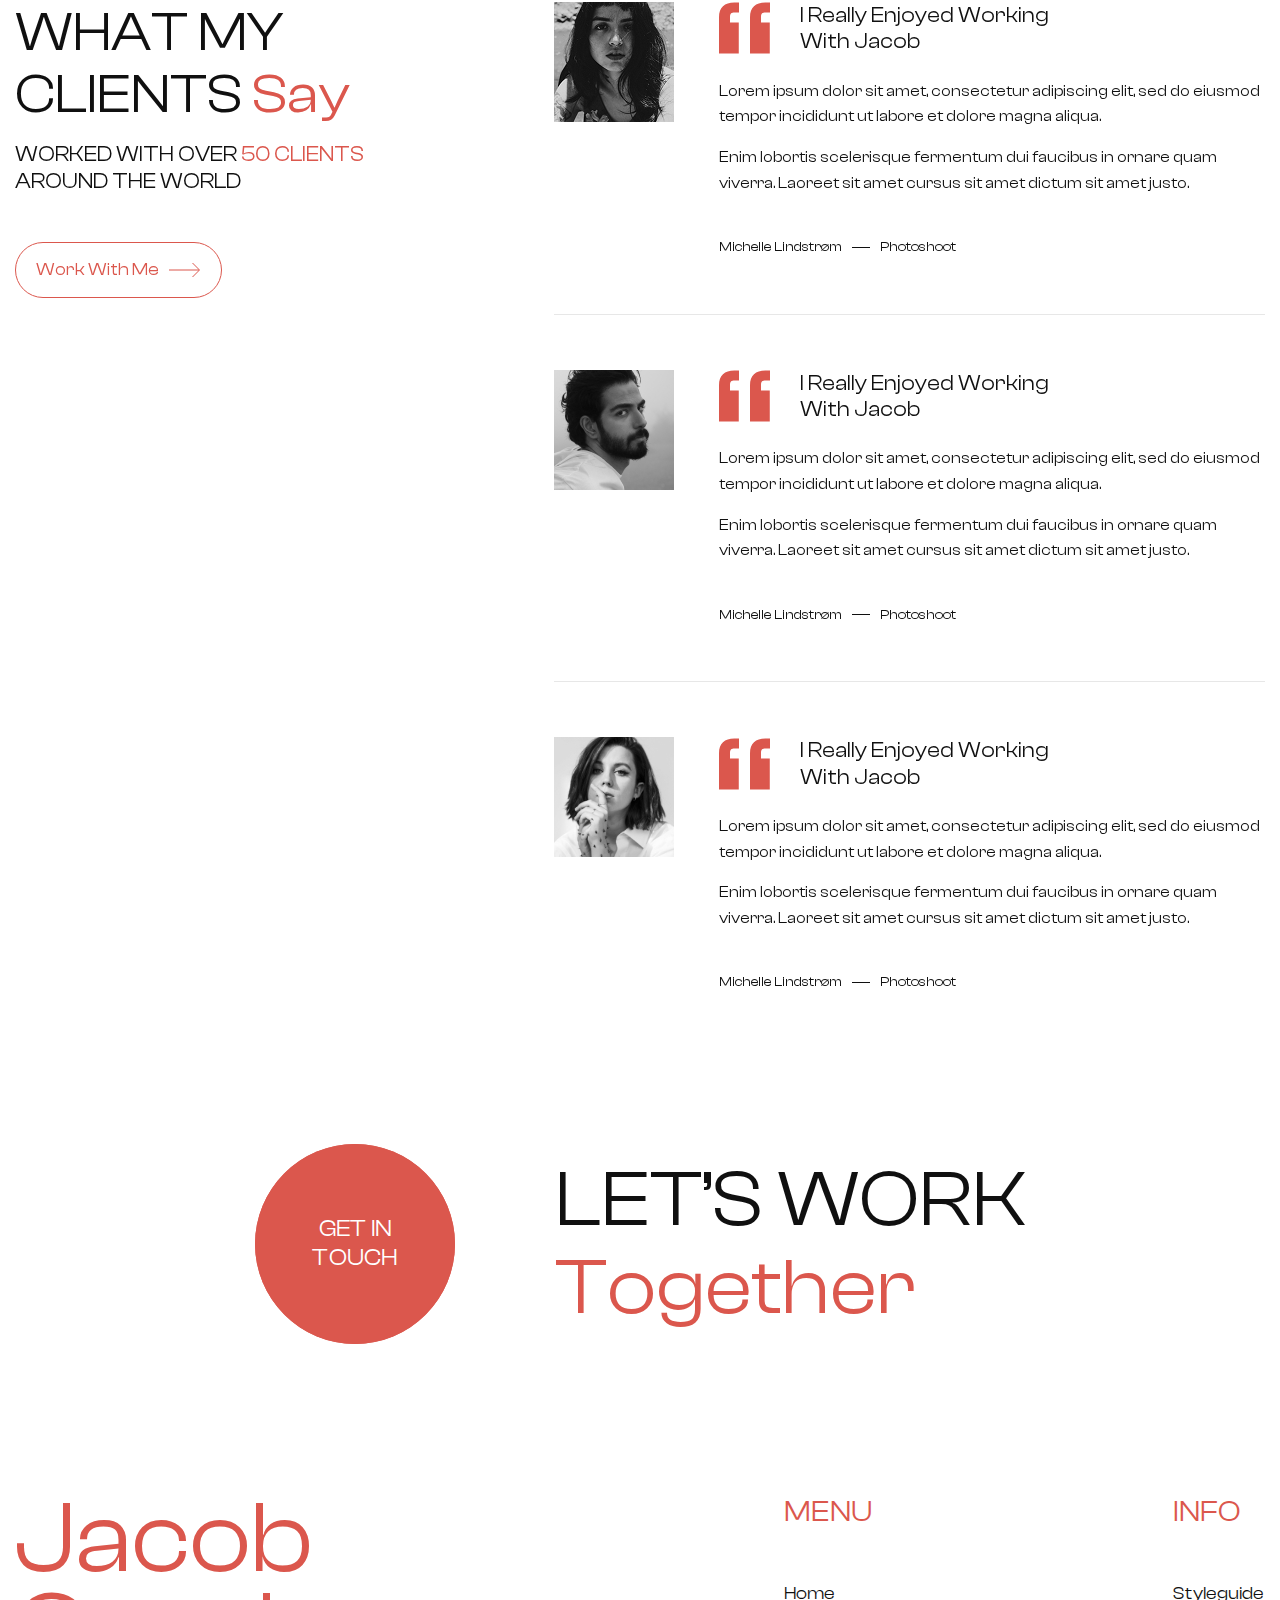
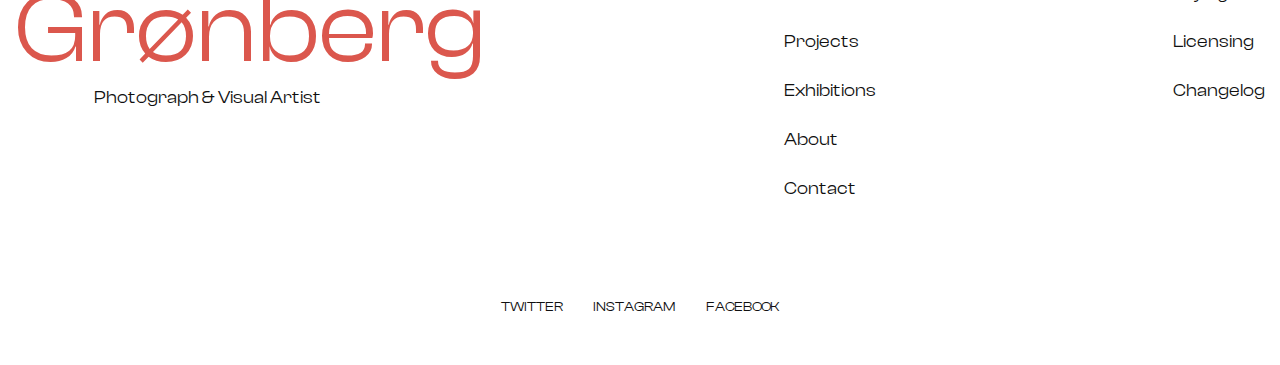
<file: gronberg/index.html>
<!DOCTYPE html>
<html lang="en">
	<head>
		<meta charset="UTF-8">
		<meta name="viewport" content="width=device-width, initial-scale=1.0">
		<link rel="stylesheet" href="css/reset.css">
		<link rel="stylesheet" href="css/fonts.css">
		<link rel="stylesheet" href="css/components.css">
		<link rel="stylesheet" href="css/style.css">
		<title>Jacob Grönberg</title>
	</head>
	<body>
		<div id="header" class="wrapper">
			<header class="header">
				<a href="#header" class="header__logo">Jacob Grönberg</a>
				<nav class="header__menu menu">
					<button class="menu__icon">
						<span></span>
						<small></small>
					</button>
					<div class="menu__body">
						<ul class="menu__list">
							<li class="menu__item">
								<a href="#" class="menu__link">Home</a>
							</li>
							<li class="menu__item">
								<a href="#" class="menu__link">Projects</a>
							</li>
							<li class="menu__item">
								<a href="#" class="menu__link">Exhibitions</a>
							</li>
							<li class="menu__item">
								<a href="#" class="menu__link">About</a>
							</li>
							<li class="menu__item">
								<a href="#" class="menu__link">Contact</a>
							</li>
						</ul>
						<ul class="menu__social social">
							<li class="social__item">
								<a href="#" target="_blank" class="social__link">Twitter</a>
							</li>
							<li class="social__item">
								<a href="#" target="_blank" class="social__link">Instagram</a>
							</li>
							<li class="social__item">
								<a href="#" target="_blank" class="social__link">FAcebook</a>
							</li>
						</ul>
					</div>
				</nav>
			</header>
			<main class="page">
				<section class="page__hero hero">
					<div class="hero__container">
						<div class="hero__content">
							<div class="hero__header">
								<h1 class="hero__title">Jacob <br> Grønberg</h1>
								<h2 class="hero__sub-title">
									<span>Photographer</span>
									<span>& Visual artist</span>
								</h2>
							</div>
							<div class="hero__author author">
								<figure class="author__picture">
									<img class="author__image" src="img/hero/jacob.jpg" alt="Image">
									<figcaption class="author__caption">Hi, Im Jacob</figcaption>
								</figure>
								<a href="#" class="author__action">Work <br> With Me</a>
							</div>
						</div>
						<div class="hero__media">
							<div class="hero__body">
								<img class="hero__image" src="img/hero/main-image.jpg" alt="Image">
								<a href="#services" class="hero__scroll scroll-hero">
									<span class="scroll-hero__label">Scroll Down <br> & Explore</span>
								</a>
							</div>
						</div>
					</div>
				</section>
				<section id="services" class="page__services services">
					<div class="services__container">
						<h2 class="services__title">Services</h2>
						<ol class="services__list">
							<li class="services__item">
								<a href="#" class="services__name">Photo Shooting</a>
								<div class="services__description">
									<p>
										Lorem ipsum dolor sit amet, consectetur adipiscing elit, sed do eiusmod tempor incididunt ut labore et dolore magna aliqua.
									</p>
								</div>
							</li>
							<li class="services__item">
								<a href="#" class="services__name">Video Editing</a>
								<div class="services__description">
									<p>
										Lorem ipsum dolor sit amet, consectetur adipiscing elit, sed do eiusmod tempor incididunt ut labore et dolore magna aliqua.
									</p>
								</div>
							</li>
							<li class="services__item">
								<a href="#" class="services__name">Art Direction</a>
								<div class="services__description">
									<p>
										Lorem ipsum dolor sit amet, consectetur adipiscing elit, sed do eiusmod tempor incididunt ut labore et dolore magna aliqua.
									</p>
								</div>
							</li>
						</ol>
					</div>
				</section>
				<section class="page__latest-work latest-work">
					<div class="latest-work__container">
						<div class="latest-work__block-header block-header">
							<h2 class="block-header__title">
								Latest<span>Work</span>
							</h2>
							<a href="#" class="block-header__link arrow-link">
								View All
								<svg width="32" height="16" viewBox="0 0 32 16" fill="none" xmlns="http://www.w3.org/2000/svg">
									<path d="M0 8H30" />
									<path d="M23.5 1L30.5 8L23.5 15" />
								</svg>
							</a>
						</div>
						<div class="latest-work__items">
							<div class="latest-work__column">
								<article class="latest-work__item item-work">
									<a href="#" class="item-work__link">
										<h4 class="item-work__title">
											Dancing in <br> Black & <span>White</span>
										</h4>
										<figure class="item-work__media">
											<img src="img/latest-work/01.jpg" class="item-work__image" alt="Image">
											<figcaption class="item-work__caption">New York <br> October 2021</figcaption>
										</figure>
									</a>
								</article>
								<article class="latest-work__item item-work">
									<a href="#" class="item-work__link">
										<h4 class="item-work__title">
											WEek <br> <span>Fashion</span>
										</h4>
										<figure class="item-work__media">
											<img src="img/latest-work/02.jpg" class="item-work__image" alt="Image">
											<figcaption class="item-work__caption">New York <br> October 2021</figcaption>
										</figure>
									</a>
								</article>
							</div>
							<div class="latest-work__column">
								<article class="latest-work__item item-work">
									<a href="#" class="item-work__link">
										<h4 class="item-work__title">
											Style <br> <span>& Fashion</span>
										</h4>
										<figure class="item-work__media">
											<img src="img/latest-work/03.jpg" class="item-work__image" alt="Image">
											<figcaption class="item-work__caption">New York <br> October 2021</figcaption>
										</figure>
									</a>
								</article>
								<article class="latest-work__item item-work">
									<a href="#" class="item-work__link">
										<h4 class="item-work__title">
											One <br> <span>Eye</span>
										</h4>
										<figure class="item-work__media">
											<img src="img/latest-work/04.jpg" class="item-work__image" alt="Image">
											<figcaption class="item-work__caption">New York <br> October 2021</figcaption>
										</figure>
									</a>
								</article>
							</div>
						</div>
					</div>
				</section>
				<section class="page__exhibitions exhibitions">
					<div class="exhibitions__container">
						<div class="exhibitions__block-header block-header">
							<h2 class="block-header__title">
								Exhibitions<span>‘22</span>
							</h2>
							<a href="#" class="block-header__link arrow-link">
								View All
								<svg width="32" height="16" viewBox="0 0 32 16" fill="none" xmlns="http://www.w3.org/2000/svg">
									<path d="M0 8H30" />
									<path d="M23.5 1L30.5 8L23.5 15" />
								</svg>
							</a>
						</div>
						<ul class="exhibitions__list">
							<li class="exhibitions__item item-exhibition">
								<a href="#" class="item-exhibition__picture">
									<img src="img/exhibitions/01.jpg" class="item-exhibition__image" alt="Image">
								</a>
								<div class="item-exhibition__body">
									<div class="item-exhibition__content">
										<div class="item-exhibition__place">
											<span>New York</span>
											<span>Town Hall</span>
											<span>2022</span>
										</div>
										<h4 class="item-exhibition__title">
											<a href class="item-exhibition__link-title">Independent <span>Beauty</span></a>
										</h4>
										<div class="item-exhibition__text">
											<p>Lorem ipsum dolor sit amet, consetetur sadipscing elitr, sed diam nonumy eirmod tempor invidunt ut labore et dolore magna aliquyam erat, sed diam voluptua.</p>
										</div>
									</div>
									<a href="#" class="item-exhibition__buy arrow-link arrow-link--dark">
										Buy Ticket
										<svg width="21" height="22" viewBox="0 0 21 22" fill="none" xmlns="http://www.w3.org/2000/svg">
											<path d="M4.94971 16.4801L15.5563 5.8735" />
											<path d="M6.0105 5.5199H15.91V15.4194" />
										</svg>
									</a>
								</div>
								<div class="item-exhibition__date">
									<small>Jun</small> 16
								</div>
							</li>
							<li class="exhibitions__item item-exhibition">
								<a href="#" class="item-exhibition__picture">
									<img src="img/exhibitions/02.jpg" class="item-exhibition__image" alt="Image">
								</a>
								<div class="item-exhibition__body">
									<div class="item-exhibition__content">
										<div class="item-exhibition__place">
											<span>New York</span>
											<span>Town Hall</span>
											<span>2022</span>
										</div>
										<h4 class="item-exhibition__title">
											<a href class="item-exhibition__link-title">In Humanity We <span>Trust</span></a>
										</h4>
										<div class="item-exhibition__text">
											<p>Lorem ipsum dolor sit amet, consetetur sadipscing elitr, sed diam nonumy eirmod tempor invidunt ut labore et dolore magna aliquyam erat, sed diam voluptua.</p>
										</div>
									</div>
									<a href="#" class="item-exhibition__buy arrow-link arrow-link--dark">
										Buy Ticket
										<svg width="21" height="22" viewBox="0 0 21 22" fill="none" xmlns="http://www.w3.org/2000/svg">
											<path d="M4.94971 16.4801L15.5563 5.8735" />
											<path d="M6.0105 5.5199H15.91V15.4194" />
										</svg>
									</a>
								</div>
								<div class="item-exhibition__date">
									<small>Jun</small> 16
								</div>
							</li>
							<li class="exhibitions__item item-exhibition">
								<a href="#" class="item-exhibition__picture">
									<img src="img/exhibitions/03.jpg" class="item-exhibition__image" alt="Image">
								</a>
								<div class="item-exhibition__body">
									<div class="item-exhibition__content">
										<div class="item-exhibition__place">
											<span>New York</span>
											<span>Town Hall</span>
											<span>2022</span>
										</div>
										<h4 class="item-exhibition__title">
											<a href class="item-exhibition__link-title">Berlin AT <span>Night</span></a>
										</h4>
										<div class="item-exhibition__text">
											<p>Lorem ipsum dolor sit amet, consetetur sadipscing elitr, sed diam nonumy eirmod tempor invidunt ut labore et dolore magna aliquyam erat, sed diam voluptua.</p>
										</div>
									</div>
									<a href="#" class="item-exhibition__buy arrow-link arrow-link--dark">
										Buy Ticket
										<svg width="21" height="22" viewBox="0 0 21 22" fill="none" xmlns="http://www.w3.org/2000/svg">
											<path d="M4.94971 16.4801L15.5563 5.8735" />
											<path d="M6.0105 5.5199H15.91V15.4194" />
										</svg>
									</a>
								</div>
								<div class="item-exhibition__date">
									<small>Jun</small> 16
								</div>
							</li>
						</ul>
					</div>
				</section>
				<section class="page__reviews reviews reviews--nomargin">
					<div class="reviews__container">
						<div class="reviews__content">
							<h2 class="reviews__title">What my <br> Clients <span>Say</span></h2>
							<h3 class="reviews__sub-title">Worked with Over <span>50 clients</span> <br> around the world</h3>
							<a href="#" class="reviews__button button">
								Work With Me
								<svg width="32" height="16" viewBox="0 0 32 16" fill="none" xmlns="http://www.w3.org/2000/svg">
									<path d="M0 8H30" />
									<path d="M23.5 1L30.5 8L23.5 15" />
								</svg>
							</a>
						</div>
						<div class="reviews__items">
							<article class="reviews__item item-reviews">
								<figure class="item-reviews__picture">
									<img src="img/reviews/01.jpg" class="item-reviews__avatar" alt="Image">
								</figure>
								<blockquote class="item-reviews__body">
									<h4 class="item-reviews__title">I Really Enjoyed Working <br> With Jacob</h4>
									<div class="item-reviews__text">
										<p>
											Lorem ipsum dolor sit amet, consectetur adipiscing elit, sed do eiusmod tempor incididunt ut labore et dolore magna aliqua.
										</p>
										<p>
											Enim lobortis scelerisque fermentum dui faucibus in ornare quam viverra. Laoreet sit amet cursus sit amet dictum sit amet justo.
										</p>
									</div>
									<cite class="item-reviews__author">
										<span>Michelle Lindstrøm</span>
										<span>Photoshoot</span>
									</cite>
								</blockquote>
							</article>
							<article class="reviews__item item-reviews">
								<figure class="item-reviews__picture">
									<img src="img/reviews/02.jpg" class="item-reviews__avatar" alt="Image">
								</figure>
								<blockquote class="item-reviews__body">
									<h4 class="item-reviews__title">I Really Enjoyed Working <br> With Jacob</h4>
									<div class="item-reviews__text">
										<p>
											Lorem ipsum dolor sit amet, consectetur adipiscing elit, sed do eiusmod tempor incididunt ut labore et dolore magna aliqua.
										</p>
										<p>
											Enim lobortis scelerisque fermentum dui faucibus in ornare quam viverra. Laoreet sit amet cursus sit amet dictum sit amet justo.
										</p>
									</div>
									<cite class="item-reviews__author">
										<span>Michelle Lindstrøm</span>
										<span>Photoshoot</span>
									</cite>
								</blockquote>
							</article>
							<article class="reviews__item item-reviews">
								<figure class="item-reviews__picture">
									<img src="img/reviews/03.jpg" class="item-reviews__avatar" alt="Image">
								</figure>
								<blockquote class="item-reviews__body">
									<h4 class="item-reviews__title">I Really Enjoyed Working <br> With Jacob</h4>
									<div class="item-reviews__text">
										<p>
											Lorem ipsum dolor sit amet, consectetur adipiscing elit, sed do eiusmod tempor incididunt ut labore et dolore magna aliqua.
										</p>
										<p>
											Enim lobortis scelerisque fermentum dui faucibus in ornare quam viverra. Laoreet sit amet cursus sit amet dictum sit amet justo.
										</p>
									</div>
									<cite class="item-reviews__author">
										<span>Michelle Lindstrøm</span>
										<span>Photoshoot</span>
									</cite>
								</blockquote>
							</article>
						</div>
					</div>
				</section>
				<section class="page__lets-work lets-work lets-work--nomargin">
					<div class="lets-work__container">
						<a href="#" class="lets-work__link">
							<div class="lets-work__circle">Get in <br> Touch</div>
							<h2 class="lets-work__title">Let’s Work <br> <span>Together</span></h2>
						</a>
					</div>
				</section>
			</main>
			<footer class="footer">
				<div class="footer__container">
					<div class="footer__body">
						<div class="footer__content">
							<div class="footer__title">Jacob <br> Grønberg</div>
							<div class="footer__sub-title">Photograph & Visual Artist</div>
						</div>
						<div class="footer__menu menu-footer">
							<div class="menu-footer__title">Menu</div>
							<ul class="menu-footer__list">
								<li class="menu-footer__item"><a href="#" class="menu-footer__link">Home</a></li>
								<li class="menu-footer__item"><a href="#" class="menu-footer__link">Projects</a></li>
								<li class="menu-footer__item"><a href="#" class="menu-footer__link">Exhibitions</a></li>
								<li class="menu-footer__item"><a href="#" class="menu-footer__link">About</a></li>
								<li class="menu-footer__item"><a href="#" class="menu-footer__link">Contact</a></li>
							</ul>
						</div>
						<div class="footer__menu menu-footer">
							<div class="menu-footer__title">Info</div>
							<ul class="menu-footer__list">
								<li class="menu-footer__item"><a href="#" class="menu-footer__link">Styleguide</a></li>
								<li class="menu-footer__item"><a href="#" class="menu-footer__link">Licensing</a></li>
								<li class="menu-footer__item"><a href="#" class="menu-footer__link">Changelog</a></li>
							</ul>
						</div>
					</div>
					<ul class="footer__social social">
						<li class="social__item">
							<a href="#" target="_blank" class="social__link">Twitter</a>
						</li>
						<li class="social__item">
							<a href="#" target="_blank" class="social__link">Instagram</a>
						</li>
						<li class="social__item">
							<a href="#" target="_blank" class="social__link">FAcebook</a>
						</li>
					</ul>
				</div>
			</footer>
		</div>
		<script src="js/script.js"></script>
	</body>
</html>
</file>
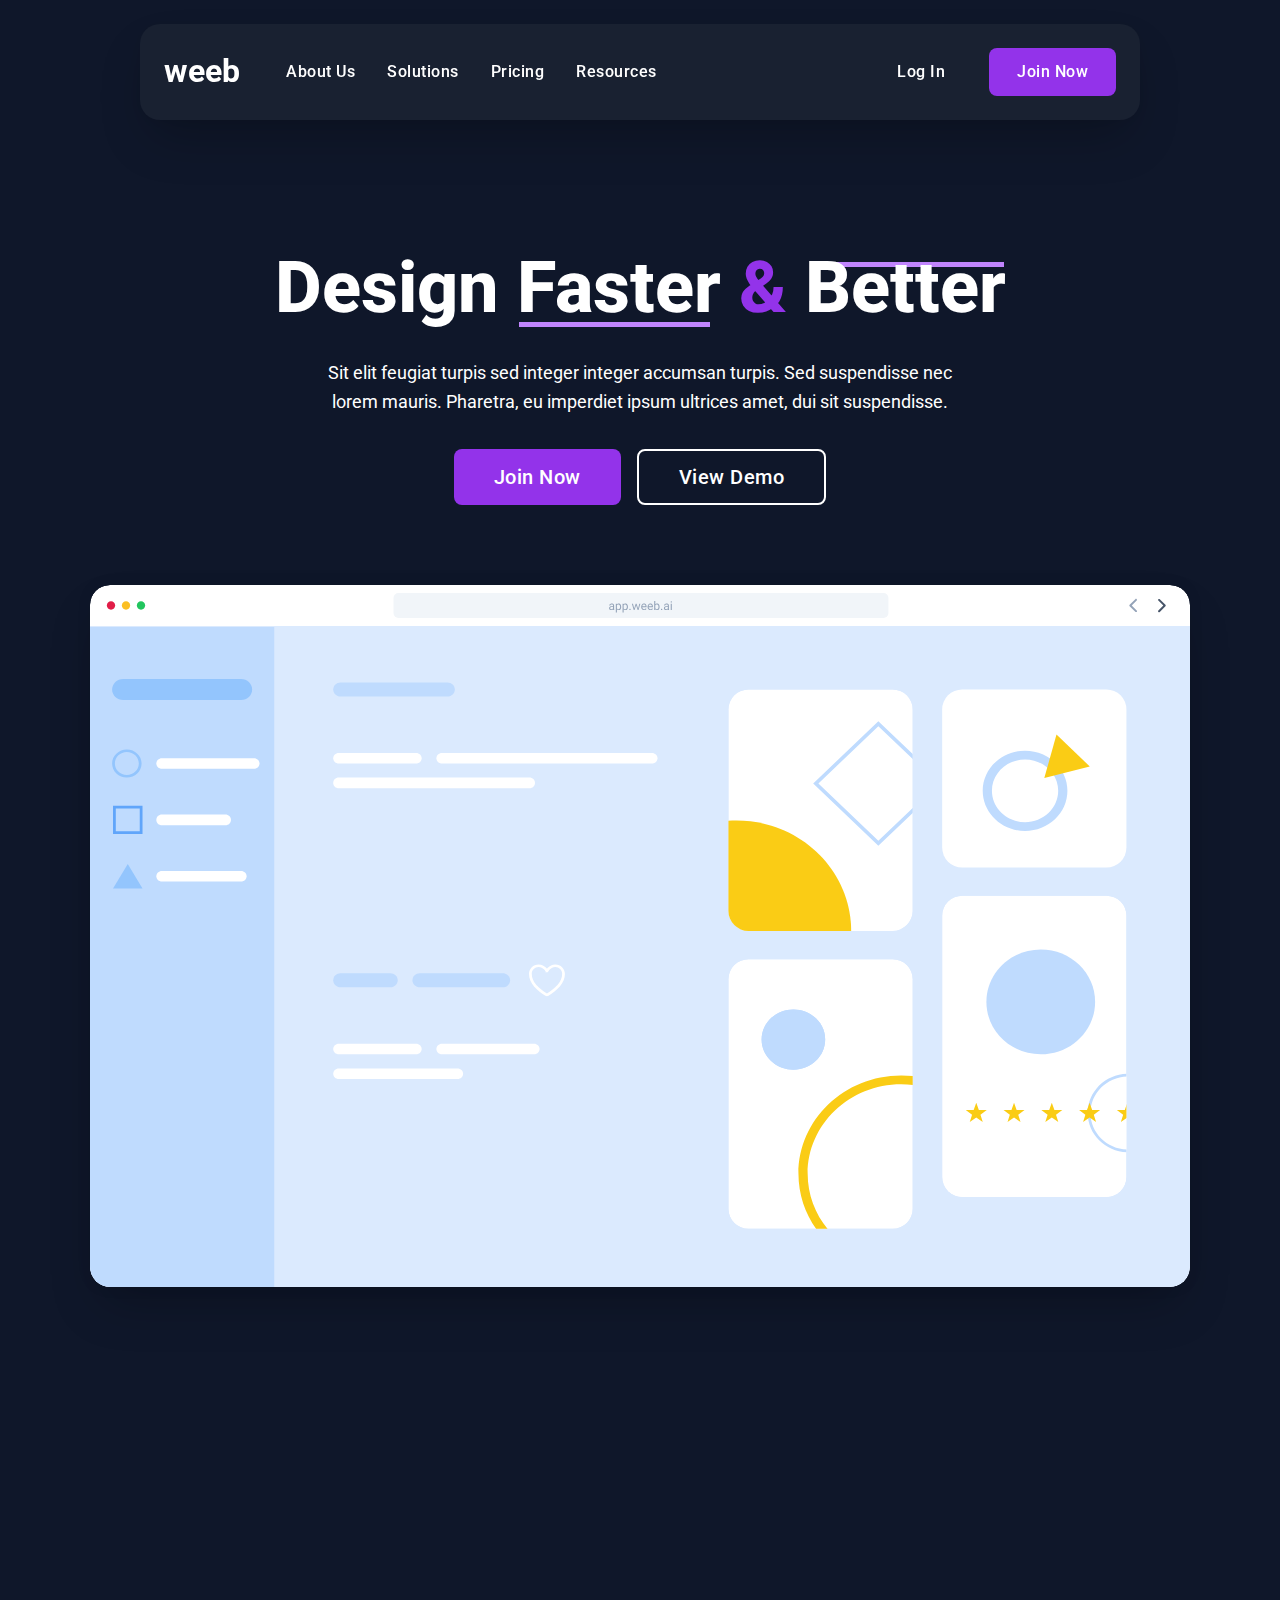
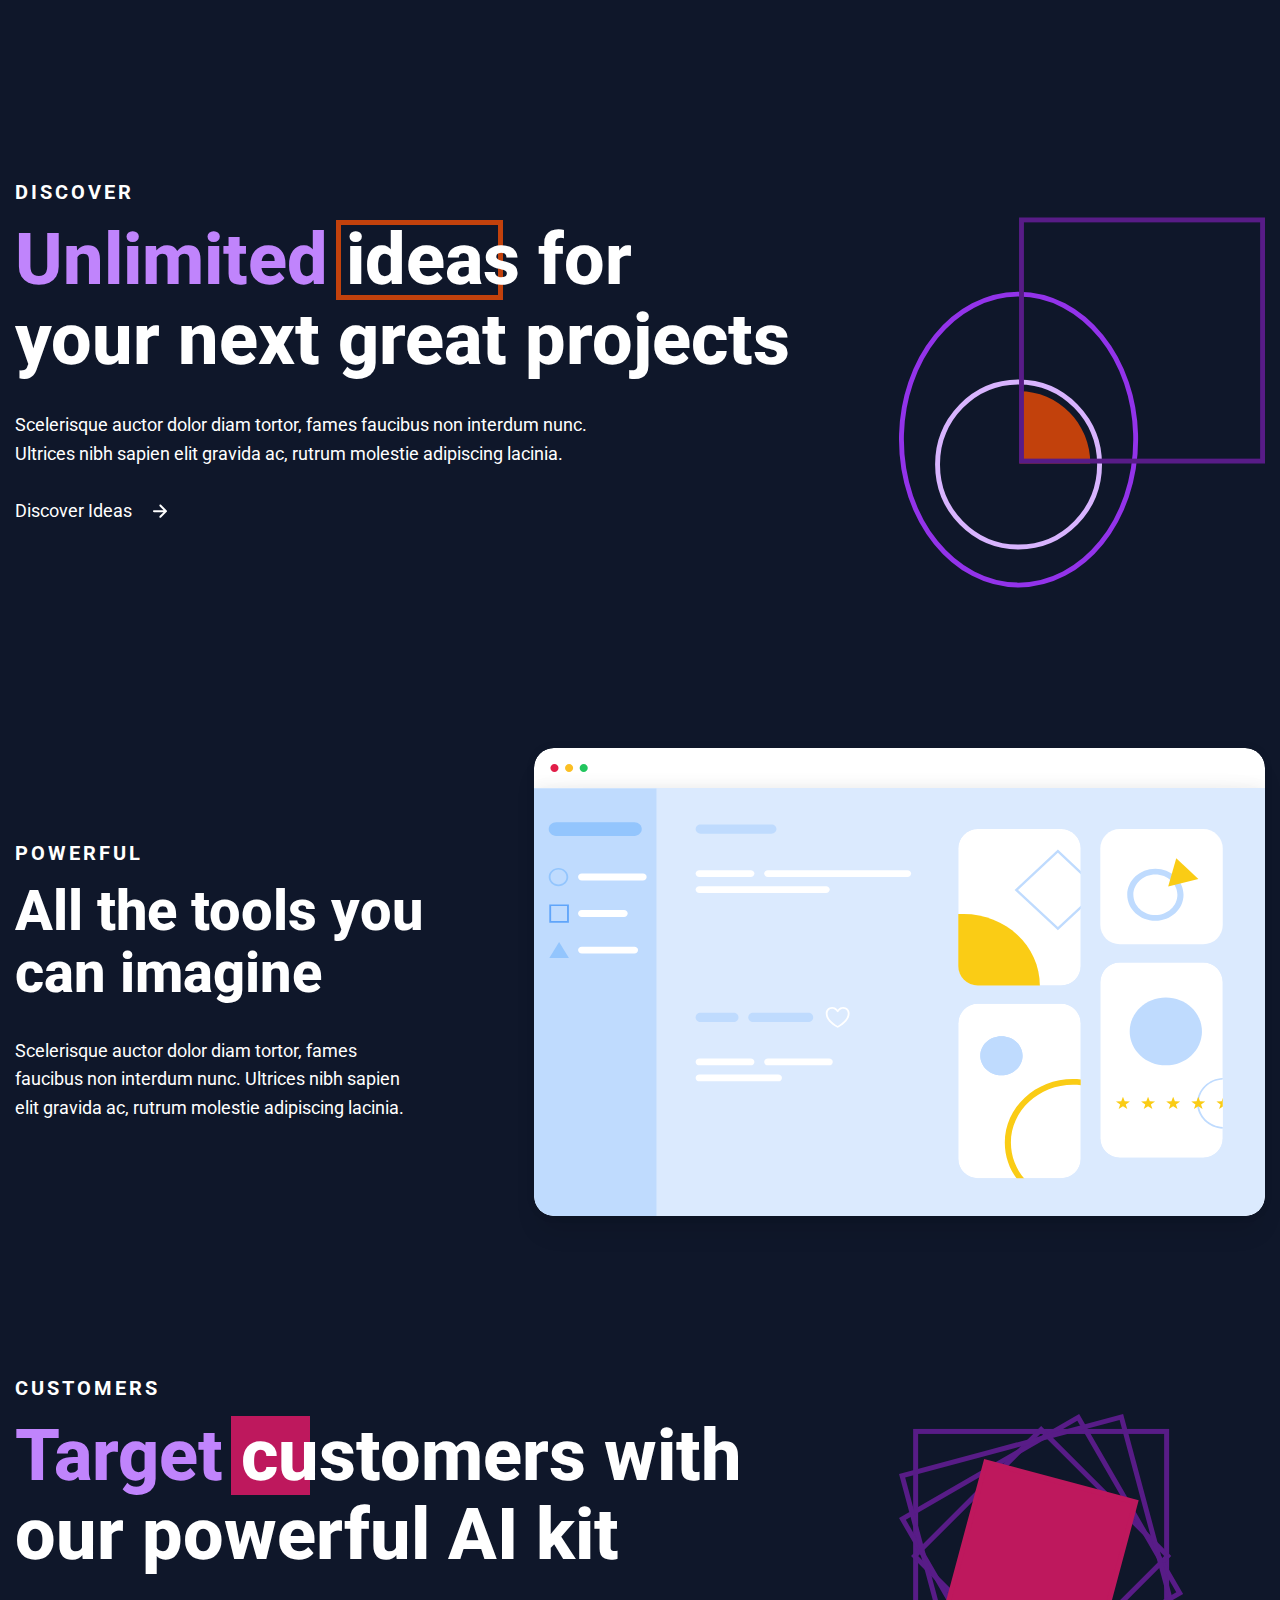
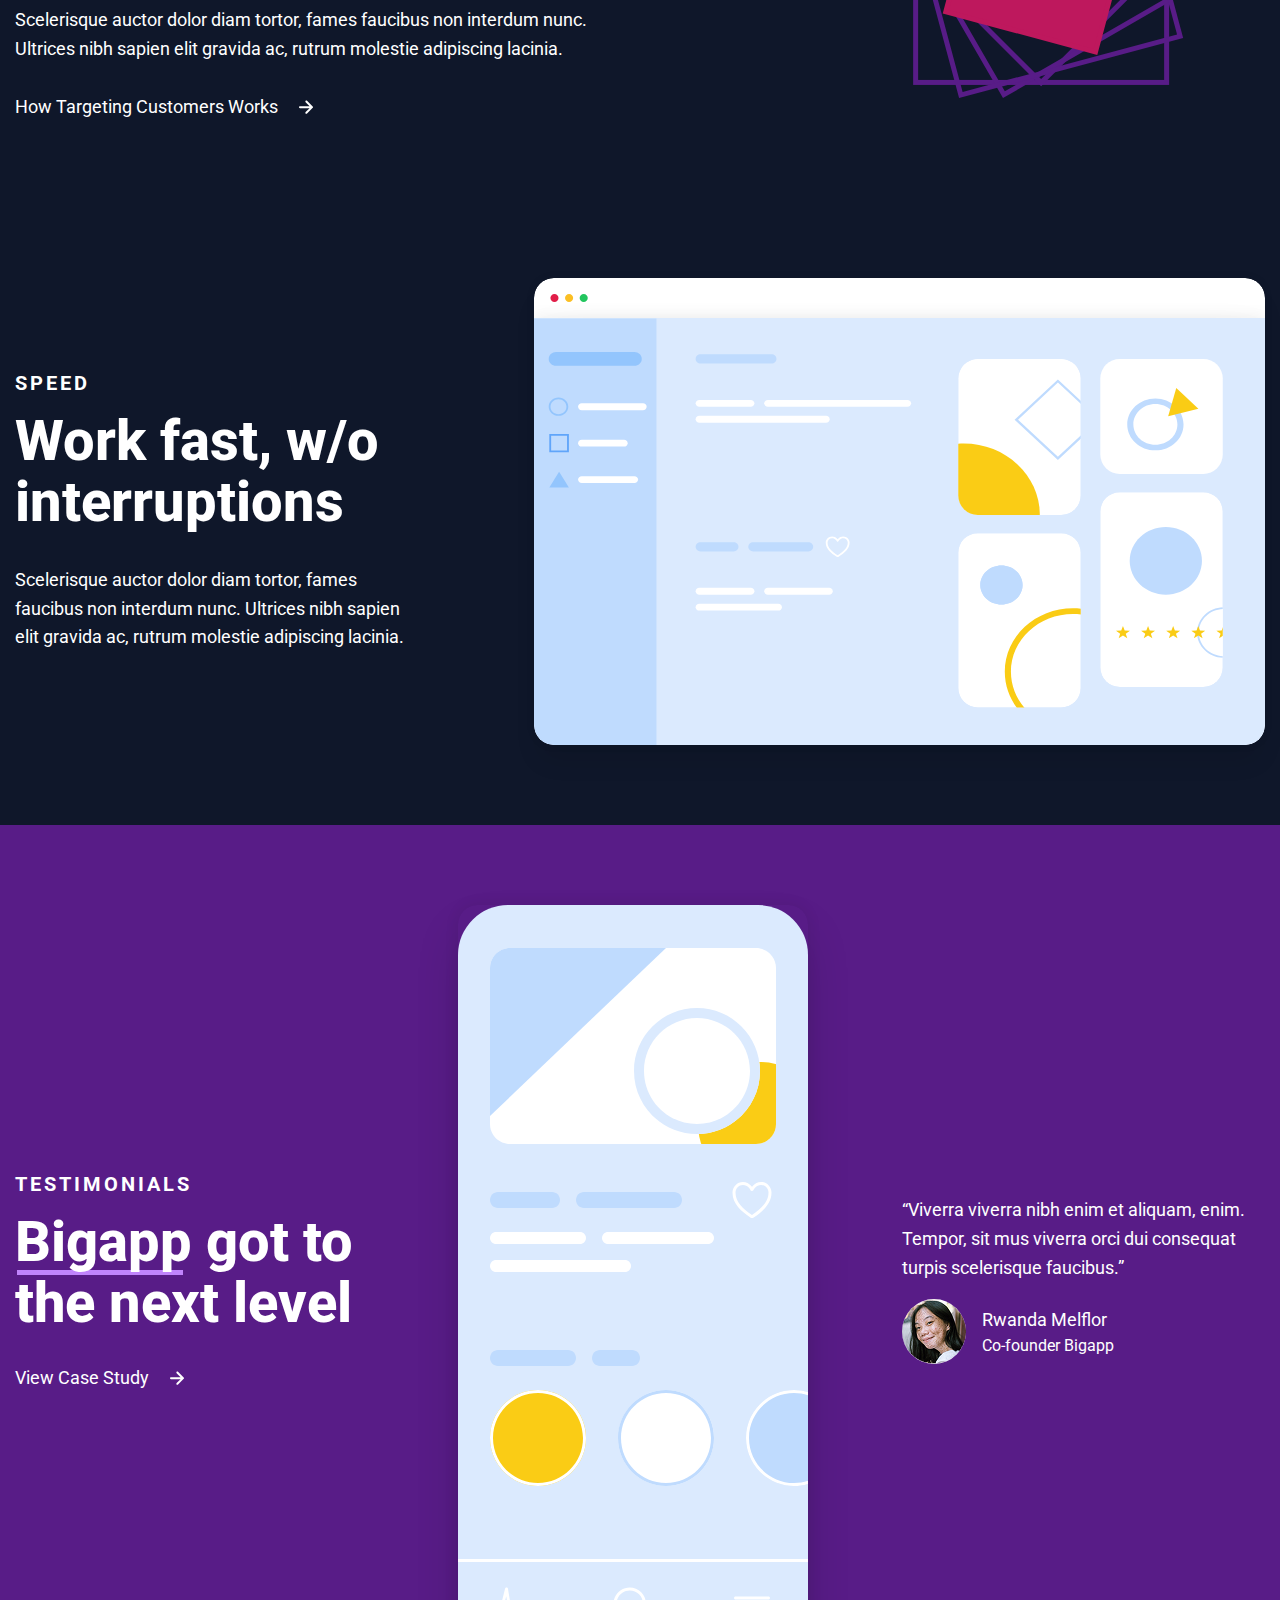
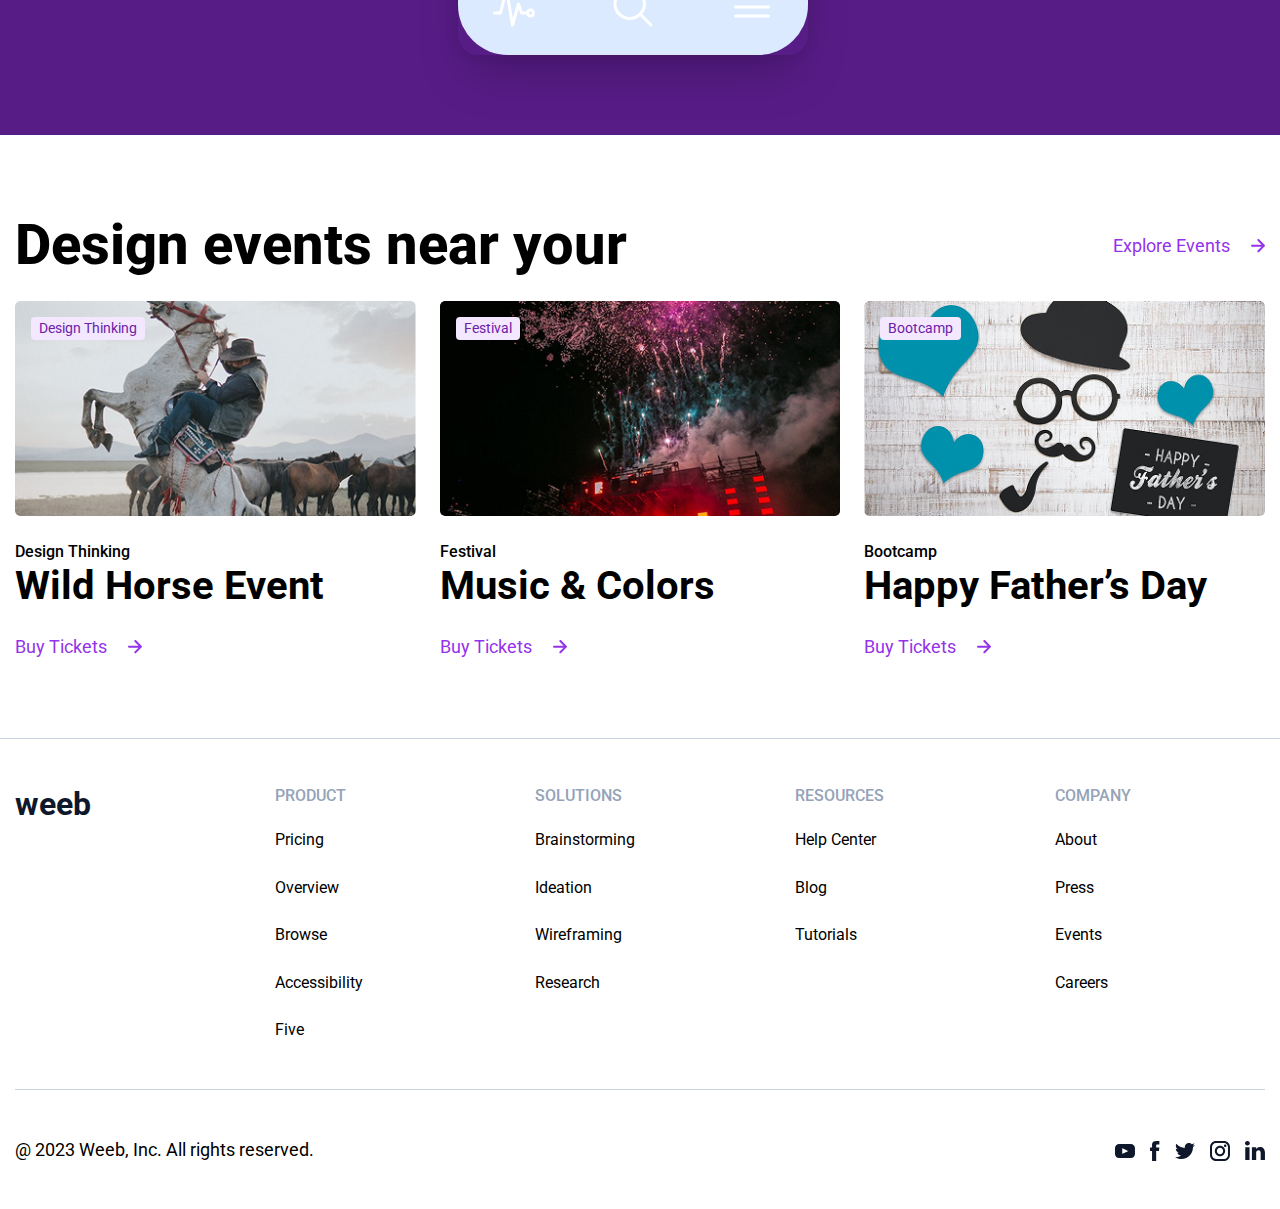
<file: weeb/index.html>
<!DOCTYPE html>
<html lang="en">

<head>
	<meta charset="UTF-8">
	<meta name="viewport" content="width=device-width, initial-scale=1.0">
	<link href="https://fonts.googleapis.com/css?family=Roboto:regular,500,700,800&display=swap" rel="stylesheet">
	<link rel="stylesheet" href="css/style.css">
	<title>Weeb</title>
</head>

<body>
	<div class="wrapper">
		<header class="header">
			<div class="header__container">
				<div class="header__body">
					<a href="#" class="header__link-logo">weeb</a>
					<nav class="header__menu menu">
						<ul class="menu__list">
							<li class="menu__item">
								<a href="#" class="menu__link">About Us</a>
							</li>
							<li class="menu__item">
								<a href="#" class="menu__link">Solutions</a>
							</li>
							<li class="menu__item">
								<a href="#" class="menu__link">Pricing</a>
							</li>
							<li class="menu__item">
								<a href="#" class="menu__link">Resources</a>
							</li>
						</ul>
						<a href="#" class="menu__button button button--transparent button--mini">Log In</a>
						<a href="#" class="menu__button button button--mini">Join Now</a>
					</nav>
					<div class="header__actions actions-header">
						<a href="#" class="actions-header__button button button--transparent button--mini">Log In</a>
						<a href="#" class="actions-header__button button button--mini">Join Now</a>
						<button type="button" class="actions-header__icon-menu icon-menu"><span></span></button>
					</div>
				</div>
			</div>
		</header>
		<main class="page">
			<section class="page__hero hero">
				<div class="hero__container">
					<div class="hero__block-header block-header block-header--center">
						<div class="block-header__top">
							<h1 class="block-header__title">
								Design <span class="block-header__line block-header__line--bottom">Faster</span> <span
									class="block-header__purpur">&</span> <span
									class="block-header__line block-header__line--top"><span>Better</span></span>
							</h1>
						</div>
						<div class="block-header__text">
							<p>
								Sit elit feugiat turpis sed integer integer accumsan turpis. Sed suspendisse nec lorem mauris.
								Pharetra, eu imperdiet ipsum ultrices amet, dui sit suspendisse.
							</p>
						</div>
						<div class="block-header__buttons">
							<a href="#" class="block-header__button button ">Join Now</a>
							<a href="#" class="block-header__button button button--white-border">View Demo</a>
						</div>
					</div>
					<img src="img/hero/image.svg" class="hero__image" alt="Image">
				</div>
			</section>
			<section class="page__companies companies companies--anim">
				<div class="companies__container">
					<h2 class="companies__title title title--center">Join Leading Companies</h2>
					<div class="companies__items">
						<img class="companies__item" src="img/companies/01.svg" alt="Image">
						<img class="companies__item" src="img/companies/02.svg" alt="Image">
						<img class="companies__item" src="img/companies/03.svg" alt="Image">
						<img class="companies__item" src="img/companies/04.svg" alt="Image">
						<img class="companies__item" src="img/companies/05.svg" alt="Image">
					</div>
				</div>
			</section>
			<section class="page__discover discover">
				<div class="discover__container">
					<div class="discover__body">
						<div class="discover__block-header block-header">
							<div class="block-header__top">
								<div class="block-header__label label label--margin">Discover</div>
								<h2 class="block-header__title">
									<span class="block-header__lite-purpur">Unlimited</span> <span
										class="block-header__border"><span>ideas</span></span> for your next great projects
								</h2>
							</div>
							<div class="block-header__text">
								<p>
									Scelerisque auctor dolor diam tortor, fames faucibus non interdum nunc.
									Ultrices nibh sapien elit gravida ac, rutrum molestie adipiscing lacinia.
								</p>
							</div>
							<a href="#" class="block-header__link"><span>Discover Ideas</span></a>
						</div>
					</div>
					<div class="discover__media">
						<img class="discover__image" src="img/discover/image.svg" alt="Image">
					</div>
				</div>
			</section>
			<section class="page__powerful powerful">
				<div class="powerful__container">
					<div class="powerful__body">
						<div class="powerful__block-header block-header">
							<div class="block-header__top">
								<div class="block-header__label label label--margin">Powerful</div>
								<h2 class="block-header__mini-title title">
									All the tools you can imagine
								</h2>
							</div>
							<div class="block-header__text">
								<p>
									Scelerisque auctor dolor diam tortor, fames faucibus non interdum nunc.
									Ultrices nibh sapien elit gravida ac, rutrum molestie adipiscing lacinia.
								</p>
							</div>
						</div>
					</div>
					<div class="powerful__media">
						<img class="powerful__image" src="img/powerful/image.svg" alt="Image">
					</div>
				</div>
			</section>
			<section class="page__customers customers">
				<div class="customers__container">
					<div class="customers__body">
						<div class="customers__block-header block-header">
							<div class="block-header__top">
								<div class="block-header__label label label--margin">customers</div>
								<h2 class="block-header__title">
									<span class="block-header__lite-purpur">Target</span> <span
										class="block-header__bg"><span>customers</span></span> with our powerful AI kit
								</h2>
							</div>
							<div class="block-header__text">
								<p>
									Scelerisque auctor dolor diam tortor, fames faucibus non interdum nunc.
									Ultrices nibh sapien elit gravida ac, rutrum molestie adipiscing lacinia.
								</p>
							</div>
							<a href="#" class="block-header__link"><span>How Targeting Customers Works</span></a>
						</div>
					</div>
					<div class="customers__media">
						<img class="customers__image" src="img/customers/image.svg" alt="Image">
					</div>
				</div>
			</section>
			<section class="page__speed speed">
				<div class="speed__container">
					<div class="speed__body">
						<div class="speed__block-header block-header">
							<div class="block-header__top">
								<div class="block-header__label label label--margin">speed</div>
								<h2 class="block-header__mini-title title">
									Work fast, w/o interruptions
								</h2>
							</div>
							<div class="block-header__text">
								<p>
									Scelerisque auctor dolor diam tortor, fames faucibus non interdum nunc.
									Ultrices nibh sapien elit gravida ac, rutrum molestie adipiscing lacinia.
								</p>
							</div>
						</div>
					</div>
					<div class="speed__media">
						<img class="speed__image" src="img/speed/image.svg" alt="Image">
					</div>
				</div>
			</section>
			<section class="page__testimonials testimonials">
				<div class="testimonials__container">
					<div class="testimonials__block-header block-header">
						<div class="block-header__top">
							<div class="block-header__label label label--margin">testimonials</div>
							<h2 class="block-header__mini-title title">
								<span class="block-header__line block-header__line--bottom"><span>Bigapp</span></span> got to
								the next level
							</h2>
						</div>
						<a href="#" class="block-header__link"><span>View Case Study</span></a>
					</div>
					<div class="testimonials__media">
						<img src="img/testimonials/image.svg" class="testimonials__image" alt="Image">
					</div>
					<div class="testimonials__item item-testimonial">
						<div class="item-testimonial__text">
							<p>“Viverra viverra nibh enim et aliquam, enim. Tempor, sit mus viverra orci dui consequat turpis
								scelerisque faucibus.”</p>
						</div>
						<div class="item-testimonial__body">
							<img src="img/testimonials/avatar.jpg" class="item-testimonial__avatar" alt="Image">
							<div class="item-testimonial__info">
								<div class="item-testimonial__name">Rwanda Melflor</div>
								<div class="item-testimonial__position">Co-founder Bigapp</div>
							</div>
						</div>
					</div>
				</div>
			</section>
			<section class="page__events events">
				<div class="events__container">
					<div class="events__header">
						<h2 class="events__title title">Design events near your</h2>
						<a href="#" class="events__link link-event"><span>Explore Events</span></a>
					</div>
					<div class="events__items">
						<article class="events__item item-event">
							<a href="#" class="item-event__category">
								Design Thinking
							</a>
							<a href="#" class="item-event__link-image">
								<img src="img/events/01.jpg" class="item-event__image" alt="Image">
							</a>
							<div class="item-event__body body-item-event">
								<a href="#" class="body-item-event__category">Design Thinking</a>
								<h4 class="body-item-event__title">
									<a href="#" class="body-item-event__link-title">Wild Horse Event</a>
								</h4>
								<a href="#" class="body-item-event__link link-event"><span>Buy Tickets</span></a>
							</div>
						</article>
						<article class="events__item item-event">
							<a href="#" class="item-event__category">
								Festival
							</a>
							<a href="#" class="item-event__link-image">
								<img src="img/events/02.jpg" class="item-event__image" alt="Image">
							</a>
							<div class="item-event__body body-item-event">
								<a href="#" class="body-item-event__category">Festival</a>
								<h4 class="body-item-event__title">
									<a href="#" class="body-item-event__link-title">Music & Colors</a>
								</h4>
								<a href="#" class="body-item-event__link link-event"><span>Buy Tickets</span></a>
							</div>
						</article>
						<article class="events__item item-event">
							<a href="#" class="item-event__category">
								Bootcamp
							</a>
							<a href="#" class="item-event__link-image">
								<img src="img/events/03.jpg" class="item-event__image" alt="Image">
							</a>
							<div class="item-event__body body-item-event">
								<a href="#" class="body-item-event__category">Bootcamp</a>
								<h4 class="body-item-event__title">
									<a href="#" class="body-item-event__link-title">Happy Father’s Day</a>
								</h4>
								<a href="#" class="body-item-event__link link-event"><span>Buy Tickets</span></a>
							</div>
						</article>
					</div>
				</div>
			</section>
		</main>
		<footer class="footer">
			<div class="footer__container">
				<div class="footer__body">
					<a href="#" class="footer__logo">weeb</a>
					<div class="footer__nav nav-footer">
						<div class="nav-footer__title">PRODUCT</div>
						<ul class="nav-footer__list">
							<li class="nav-footer__item">
								<a href="#" class="nav-footer__link">Pricing</a>
							</li>
							<li class="nav-footer__item">
								<a href="#" class="nav-footer__link">Overview</a>
							</li>
							<li class="nav-footer__item">
								<a href="#" class="nav-footer__link">Browse</a>
							</li>
							<li class="nav-footer__item">
								<a href="#" class="nav-footer__link">Accessibility</a>
							</li>
							<li class="nav-footer__item">
								<a href="#" class="nav-footer__link">Five</a>
							</li>
						</ul>
					</div>
					<div class="footer__nav nav-footer">
						<div class="nav-footer__title">Solutions</div>
						<ul class="nav-footer__list">
							<li class="nav-footer__item">
								<a href="#" class="nav-footer__link">Brainstorming</a>
							</li>
							<li class="nav-footer__item">
								<a href="#" class="nav-footer__link">Ideation</a>
							</li>
							<li class="nav-footer__item">
								<a href="#" class="nav-footer__link">Wireframing</a>
							</li>
							<li class="nav-footer__item">
								<a href="#" class="nav-footer__link">Research</a>
							</li>
						</ul>
					</div>
					<div class="footer__nav nav-footer">
						<div class="nav-footer__title">Resources</div>
						<ul class="nav-footer__list">
							<li class="nav-footer__item">
								<a href="#" class="nav-footer__link">Help Center</a>
							</li>
							<li class="nav-footer__item">
								<a href="#" class="nav-footer__link">Blog</a>
							</li>
							<li class="nav-footer__item">
								<a href="#" class="nav-footer__link">Tutorials</a>
							</li>
						</ul>
					</div>
					<div class="footer__nav nav-footer">
						<div class="nav-footer__title">Company</div>
						<ul class="nav-footer__list">
							<li class="nav-footer__item">
								<a href="#" class="nav-footer__link">About</a>
							</li>
							<li class="nav-footer__item">
								<a href="#" class="nav-footer__link">Press</a>
							</li>
							<li class="nav-footer__item">
								<a href="#" class="nav-footer__link">Events</a>
							</li>
							<li class="nav-footer__item">
								<a href="#" class="nav-footer__link">Careers</a>
							</li>
						</ul>
					</div>
				</div>
				<div class="footer__bottom">
					<div class="footer__copy">@ 2023 Weeb, Inc. All rights reserved.</div>
					<ul class="footer__social social">
						<li class="social__item">
							<a href="#" class="social__link">
								<img src="img/icons/yt.svg" alt="Image">
							</a>
						</li>
						<li class="social__item">
							<a href="#" class="social__link">
								<img src="img/icons/fb.svg" alt="Image">
							</a>
						</li>
						<li class="social__item">
							<a href="#" class="social__link">
								<img src="img/icons/tw.svg" alt="Image">
							</a>
						</li>
						<li class="social__item">
							<a href="#" class="social__link">
								<img src="img/icons/insta.svg" alt="Image">
							</a>
						</li>
						<li class="social__item">
							<a href="#" class="social__link">
								<img src="img/icons/linkdin.svg" alt="Image">
							</a>
						</li>
					</ul>
				</div>
			</div>
		</footer>
	</div>
	<script src="js/script.js"></script>
</body>

</html>
</file>
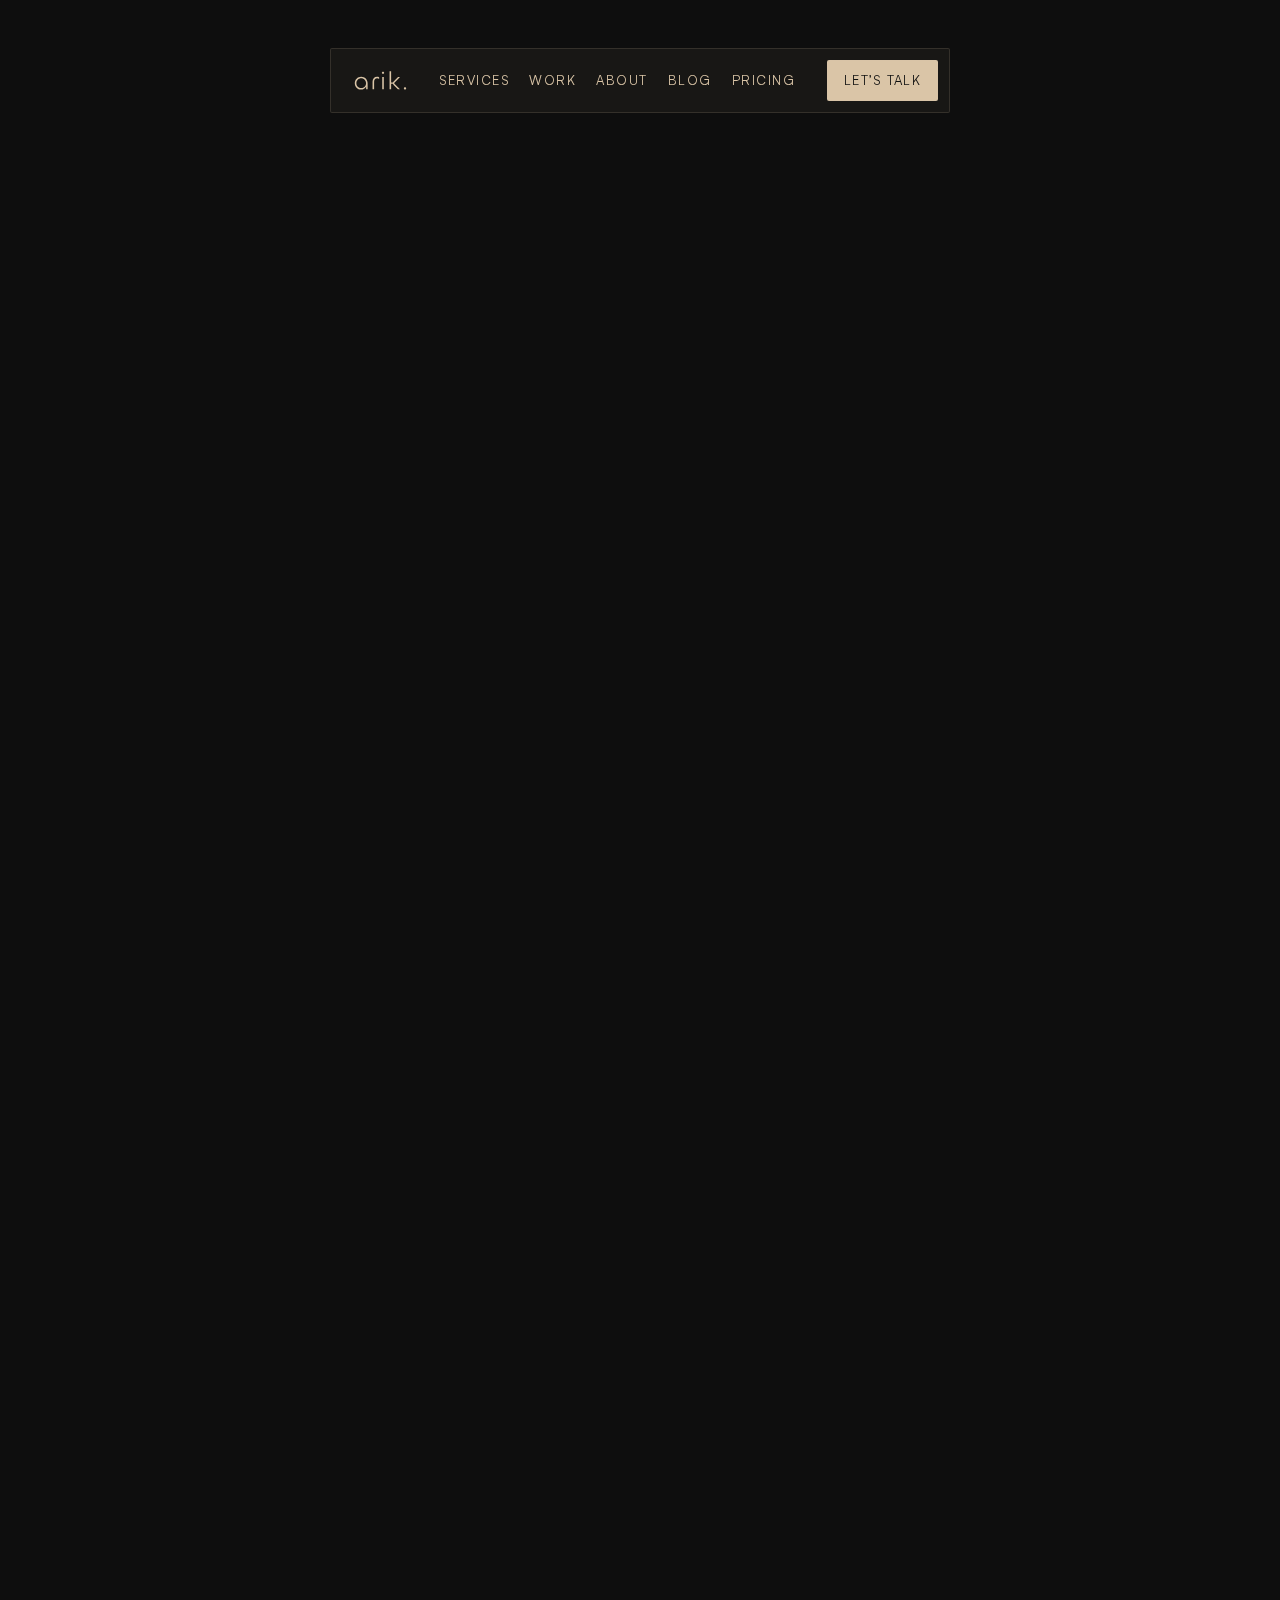
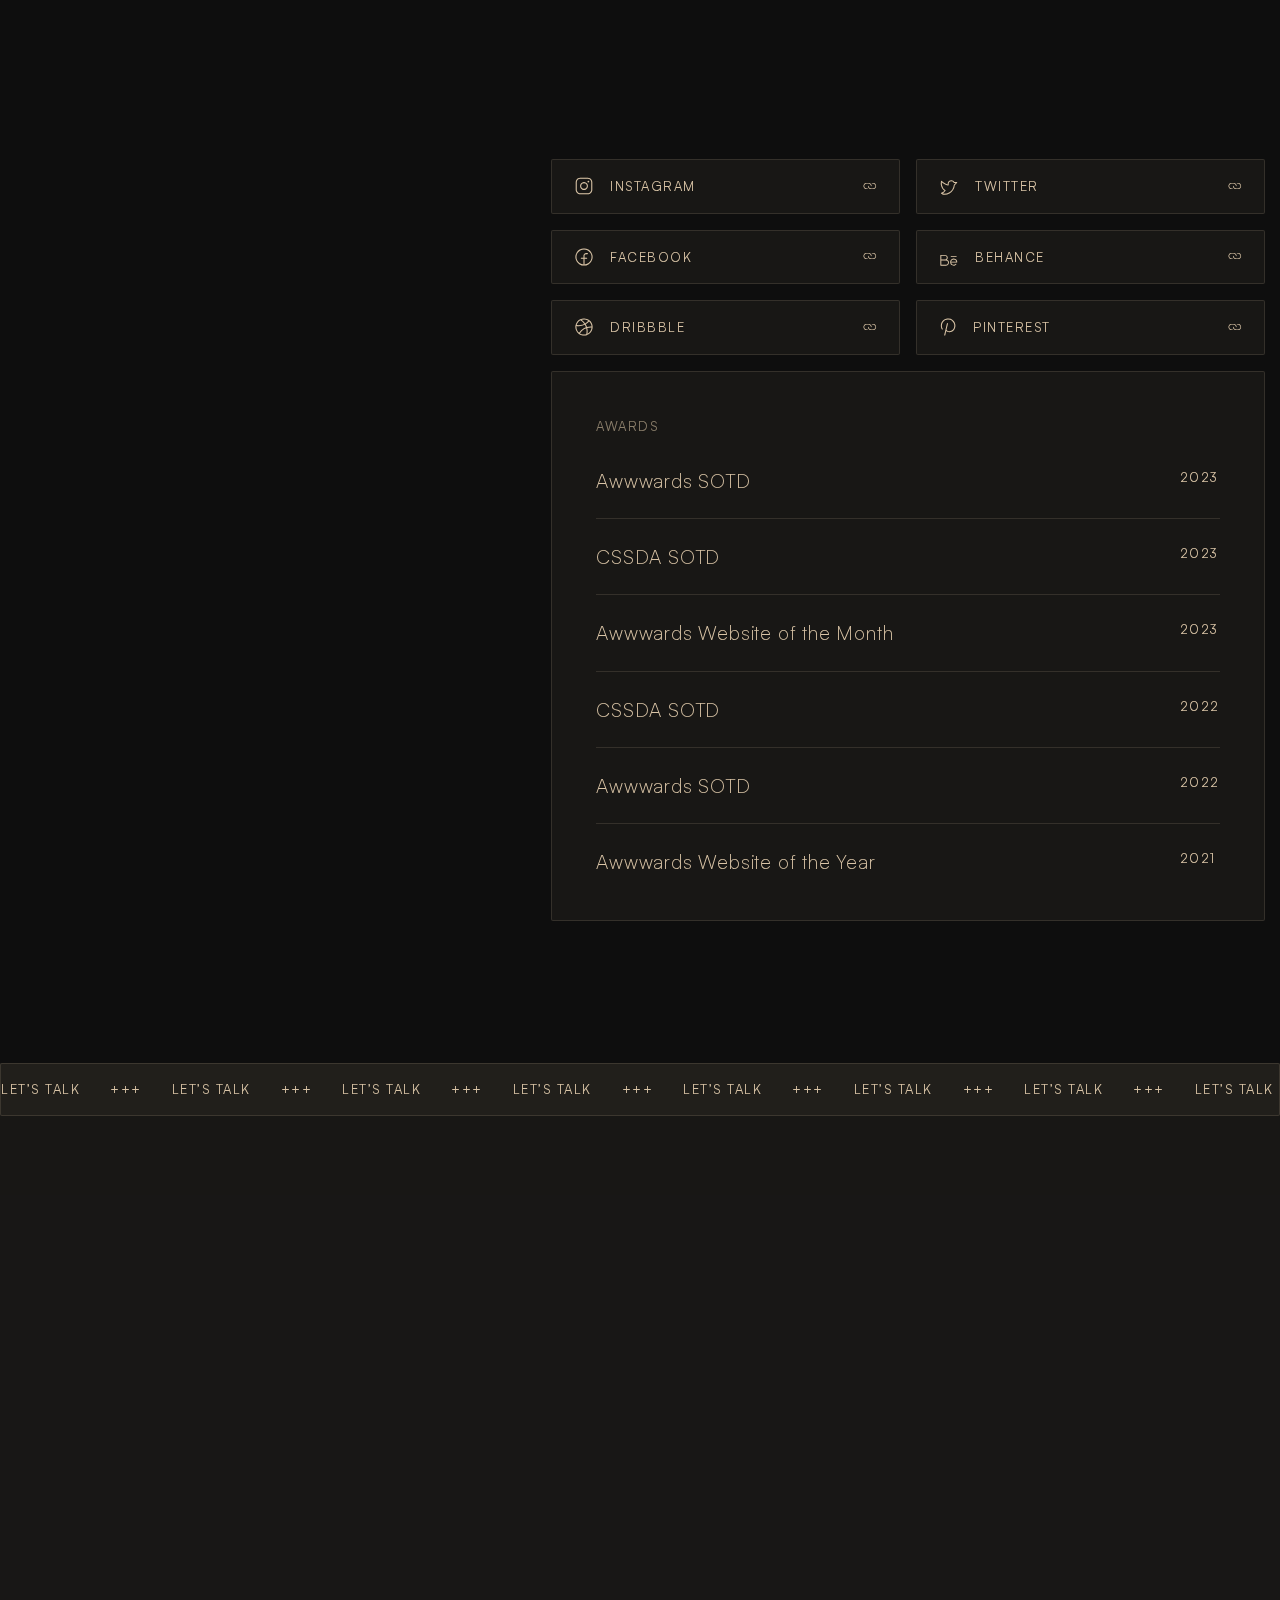
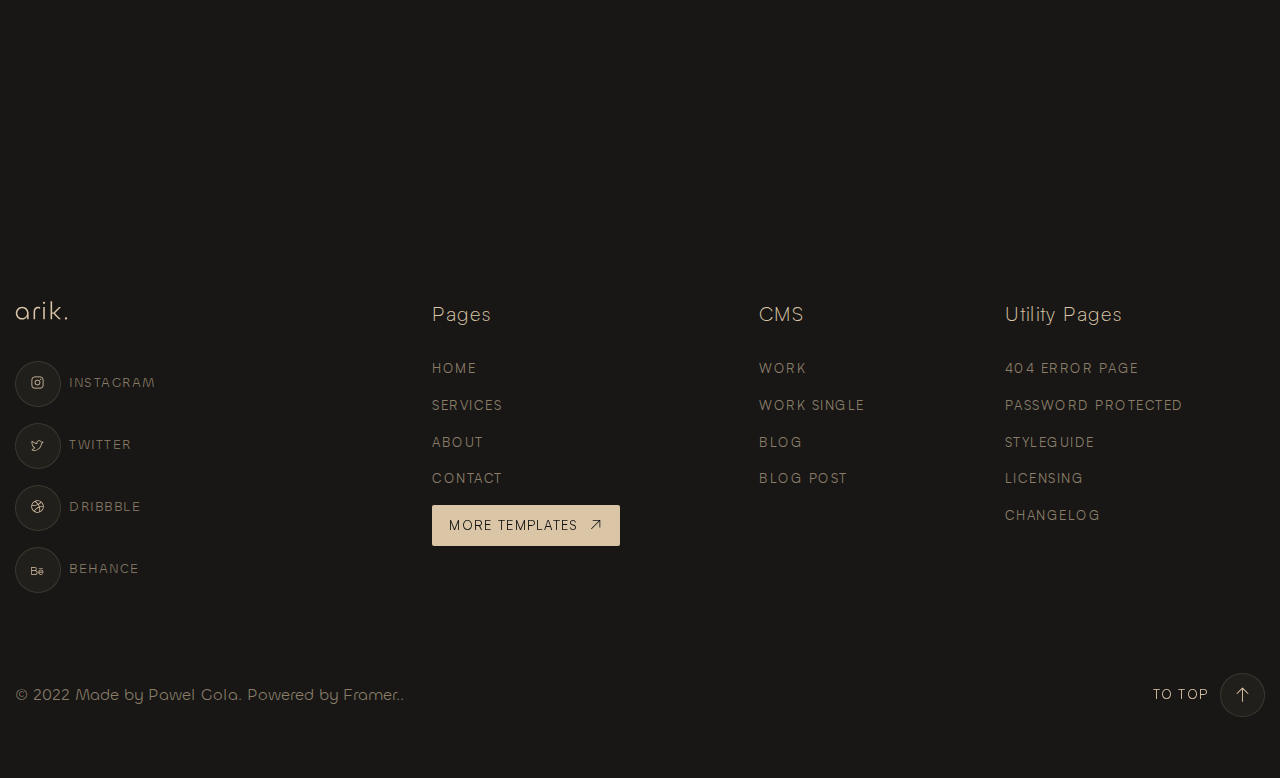
<file: arik/about.html>
<!doctype html>
<html lang="en">

<head>
	<meta charset="UTF-8">
	<meta name="viewport" content="width=device-width, initial-scale=1.0">
	<link rel="preload" href="./assets/fonts/Satoshi-Regular.woff2" as="font" type="font/woff2" crossorigin="anonymous">
	<link rel="preload" href="./assets/fonts/Satoshi-Light.woff2" as="font" type="font/woff2" crossorigin="anonymous">
	<link rel="preload" href="./assets/fonts/Gambetta-LightItalic.woff2" as="font" type="font/woff2"
		crossorigin="anonymous">
	<link rel="preload" href="./assets/fonts/Chillax-Regular.woff2" as="font" type="font/woff2" crossorigin="anonymous">
	<link rel="preload" href="./assets/fonts/Chillax-Light.woff2" as="font" type="font/woff2" crossorigin="anonymous">
	<link rel="shortcut icon" href="./assets/img/favicon.ico">
	<title>About</title>
	<script type="module" crossorigin="" src="./js/about.min.js?v=1762854753316"></script>
	<link rel="modulepreload" crossorigin="" href="./js/app.min.js">
	<link rel="modulepreload" crossorigin="" href="./js/blockhead.min.js">
	<link rel="stylesheet" crossorigin="" href="./css/app.min.css?v=1762854753316">
	<link rel="stylesheet" crossorigin="" href="./css/blockhead.min.css?v=1762854753316">
	<link rel="stylesheet" crossorigin="" href="./css/about.min.css?v=1762854753316">
	<link rel="stylesheet" crossorigin="" href="./css/socialblocks.min.css?v=1762854753316">
</head>

<body>
	<div class="wrapper">
		<header data-fls-header="" data-fls-header-scroll="150" data-fls-header-scroll-show="1000" class="header">
			<div class="header__container">
				<div class="header__body">
					<a href="index.html" class="header__link-logo">
						<img class="header__logo" src="./assets/img/logo.svg" alt="Logo">
					</a>
					<div class="header__menu menu">
						<nav class="menu__body">
							<ul class="menu__list">
								<li class="menu__item">
									<a href="./services.html" class="menu__link">Services</a>
								</li>
								<li class="menu__item">
									<a href="./work.html" class="menu__link">Work</a>
								</li>
								<li class="menu__item">
									<a href="./about.html" class="menu__link">About</a>
								</li>
								<li class="menu__item">
									<a href="./blog.html" class="menu__link">Blog</a>
								</li>
								<li class="menu__item">
									<a href="./pricing.html" class="menu__link">Pricing</a>
								</li>
							</ul>
						</nav>
					</div>
					<a href="./contacts.html" data-fls-button="" class="header__button button button--lite">Let’s talk</a>
					<button type="button" data-fls-menu="" class="icon-menu">
						<span></span>
					</button>
				</div>
			</div>
		</header>
		<main class="page page--about">
			<article class="about">
				<div class="about__container">
					<figure data-fls-dynamic=".about__header,767.98,1" class="about__picture">
						<picture>
							<img class="about__image" alt="Image" src="./assets/img/arikSmall.webp">
						</picture>
					</figure>
					<div class="about__body">
						<div class="about__header">
							<div data-fls-blockhead="" class="about__blockhead blockhead blockhead--left">
								<h1 class="blockhead__title">
									Arik
									<span>Andersson</span>
								</h1>
								<div class="blockhead__text">
									<p>
										Delivering Premium Web Design and Development Services to Boost Your Online Presence.
									</p>
								</div>
							</div>
							<a href="#" data-fls-scrollto=".about__content" data-fls-scrollto-top="120" data-fls-button=""
								class="about__button button button--text button--text-big button--icon-arrow button--arrow-d">About
								Me</a>
						</div>
						<div class="about__main">
							<section data-fls-watcher="" data-fls-watcher-once="" data-fls-border=""
								class="about__content content-about">
								<div class="content-about__label">Arik Andersson</div>
								<h2 class="content-about__title">Your Partner in Bringing Your Web Design Vision to Life</h2>
								<div class="content-about__text">
									<p>
										As a freelance web designer and developer, I bring a unique combination of creativity and
										technical
										expertise to every project. With a keen eye for design and a passion for delivering
										user-friendly
										web
										experiences, I work closely with clients to understand their needs and bring their vision
										to
										life.
									</p>
									<p>
										My approach is rooted in collaboration and communication, and I take pride in my ability
										to
										explain
										technical concepts in simple terms. Whether I'm developing a new website from scratch or
										optimizing
										an
										existing site for search engines, I always strive for excellence in both form and
										function. With
										a
										dedication to quality and a commitment to staying on top of the latest trends and
										technologies,
										I
										am
										confident in my ability to deliver exceptional results that exceed my clients'
										expectations.
									</p>
								</div>
								<figure class="content-about__picture">
									<picture>
										<source media="(max-width: 600px)" srcset="./assets/img/about/arik-600.webp"
											type="image/webp">
										<img class="content-about__image" alt="Image" src="./assets/img/about/arik.webp">
									</picture>
								</figure>
							</section>
							<ul data-fls-socialblocks="" class="about__social social-blocks">
								<li data-fls-border="" class="social-blocks__item">
									<a href="#" target="_blank"
										class="social-blocks__link social-blocks__link--icon-s-inst">Instagram</a>
								</li>
								<li data-fls-border="" class="social-blocks__item">
									<a href="#" target="_blank"
										class="social-blocks__link social-blocks__link--icon-s-twr">Twitter</a>
								</li>
								<li data-fls-border="" class="social-blocks__item">
									<a href="#" target="_blank"
										class="social-blocks__link social-blocks__link--icon-s-fb">Facebook</a>
								</li>
								<li data-fls-border="" class="social-blocks__item">
									<a href="#" target="_blank"
										class="social-blocks__link social-blocks__link--icon-s-bh">Behance</a>
								</li>
								<li data-fls-border="" class="social-blocks__item">
									<a href="#" target="_blank"
										class="social-blocks__link social-blocks__link--icon-s-dribble">Dribbble</a>
								</li>
								<li data-fls-border="" class="social-blocks__item">
									<a href="#" target="_blank"
										class="social-blocks__link social-blocks__link--icon-s-pit">Pinterest</a>
								</li>
							</ul>
							<section data-fls-border="" class="about__awards awards-about">
								<h3 class="awards-about__title">Awards</h3>
								<table class="awards-about__table">
									<tr class="awards-about__line">
										<td class="awards-about__label">Awwwards SOTD</td>
										<td class="awards-about__value">2023</td>
									</tr>
									<tr class="awards-about__line">
										<td class="awards-about__label">CSSDA SOTD</td>
										<td class="awards-about__value">2023</td>
									</tr>
									<tr class="awards-about__line">
										<td class="awards-about__label">Awwwards Website of the Month</td>
										<td class="awards-about__value">2023</td>
									</tr>
									<tr class="awards-about__line">
										<td class="awards-about__label">CSSDA SOTD</td>
										<td class="awards-about__value">2022</td>
									</tr>
									<tr class="awards-about__line">
										<td class="awards-about__label">Awwwards SOTD</td>
										<td class="awards-about__value">2022</td>
									</tr>
									<tr class="awards-about__line">
										<td class="awards-about__label">Awwwards Website of the Year</td>
										<td class="awards-about__value">2021</td>
									</tr>
								</table>
							</section>
						</div>
					</div>
				</div>
			</article>
		</main>
		<aside data-fls-letstalk="" class="lets-talk">
			<div data-fls-marquee="" data-fls-marquee-speed="100" data-fls-border="" class="lets-talk__line line-talk">
				<div class="line-talk__item">Let’s talk</div>
				<div class="line-talk__item">+++</div>
			</div>
			<section class="lets-talk__body">
				<div class="lets-talk__container">
					<div data-fls-blockhead="" class="blockhead blockhead--gap-8">
						<span data-fls-watcher="" data-fls-watcher-once="" class="blockhead__label">Project in mind?</span>
						<h2 data-fls-watcher="" data-fls-watcher-once="" class="blockhead__title">
							Let’s make your
							<span>Website shine</span>
						</h2>
						<div data-fls-watcher="" data-fls-watcher-once="" class="blockhead__text">
							<p>Premium web design, webflow, and SEO services to help your business stand out.</p>
						</div>
						<div data-fls-watcher="" data-fls-watcher-once="" class="blockhead__footer">
							<a href="#" data-fls-button=""
								class="blockhead__button button button--lite button--icon button--icon-arrow button--arrow-ru">Get
								in touch</a>
						</div>
					</div>
				</div>
			</section>
		</aside>
		<footer data-fls-footer="" class="footer">
			<div class="footer__container">
				<div class="footer__body body-footer">
					<div class="body-footer__content content-footer">
						<a href="" class="content-footer__link-logo">
							<img src="./assets/img/logo.svg" alt="logo" class="content-footer__logo">
						</a>
						<ul data-fls-social="" class="content-footer__social social social--text">
							<li class="social__item">
								<a href="#" target="_blank" class="social__link social__link--icon-s-inst">Instagram</a>
							</li>
							<li class="social__item">
								<a href="#" target="_blank" class="social__link social__link--icon-s-twr">Twitter</a>
							</li>
							<li class="social__item">
								<a href="#" target="_blank" class="social__link social__link--icon--icon-s-dribble">Dribbble</a>
							</li>
							<li class="social__item">
								<a href="#" target="_blank" class="social__link social__link--icon-s---icon-s-bh">Behance</a>
							</li>
						</ul>
					</div>
					<div data-fls-spollers="600" class="body-footer__menus">
						<details class="body-footer__menu">
							<summary>
								<h5 class="body-footer__title">Pages</h5>
							</summary>
							<ul class="body-footer__list">
								<li class="body-footer__item">
									<a href="#" class="body-footer__link">Home</a>
								</li>
								<li class="body-footer__item">
									<a href="#" class="body-footer__link">Services</a>
								</li>
								<li class="body-footer__item">
									<a href="#" class="body-footer__link">About</a>
								</li>
								<li class="body-footer__item">
									<a href="#" class="body-footer__link">Contact</a>
								</li>
								<li class="body-footer__item">
									<a href="#" data-fls-button=""
										class="body-footer__button button button--lite button--icon button--icon-arrow button--arrow-ru">More
										Templates</a>
								</li>
							</ul>
						</details>
						<details class="body-footer__menu">
							<summary>
								<h5 class="body-footer__title">CMS</h5>
							</summary>
							<ul class="body-footer__list">
								<li class="body-footer__item">
									<a href="#" class="body-footer__link">Work</a>
								</li>
								<li class="body-footer__item">
									<a href="#" class="body-footer__link">Work Single</a>
								</li>
								<li class="body-footer__item">
									<a href="#" class="body-footer__link">Blog</a>
								</li>
								<li class="body-footer__item">
									<a href="#" class="body-footer__link">Blog Post</a>
								</li>
							</ul>
						</details>
						<details class="body-footer__menu">
							<summary>
								<h5 class="body-footer__title">Utility Pages</h5>
							</summary>
							<ul class="body-footer__list">
								<li class="body-footer__item">
									<a href="#" class="body-footer__link">404 Error Page</a>
								</li>
								<li class="body-footer__item">
									<a href="#" class="body-footer__link">Password Protected</a>
								</li>
								<li class="body-footer__item">
									<a href="#" class="body-footer__link">Styleguide</a>
								</li>
								<li class="body-footer__item">
									<a href="#" class="body-footer__link">Licensing</a>
								</li>
								<li class="body-footer__item">
									<a href="#" class="body-footer__link">Changelog</a>
								</li>
							</ul>
						</details>
					</div>
				</div>
				<div class="footer__bottom bottom-footer">
					<div class="bottom-footer__copy">© 2022 Made by Pawel Gola. Powered by Framer..</div>
					<a href="#" data-fls-scrollto="main" data-fls-button=""
						class="bottom-footer__up button button--text button--text-big button--icon-arrow button--icon">To
						Top</a>
				</div>
			</div>
		</footer>
	</div>
</body>

</html>
</file>
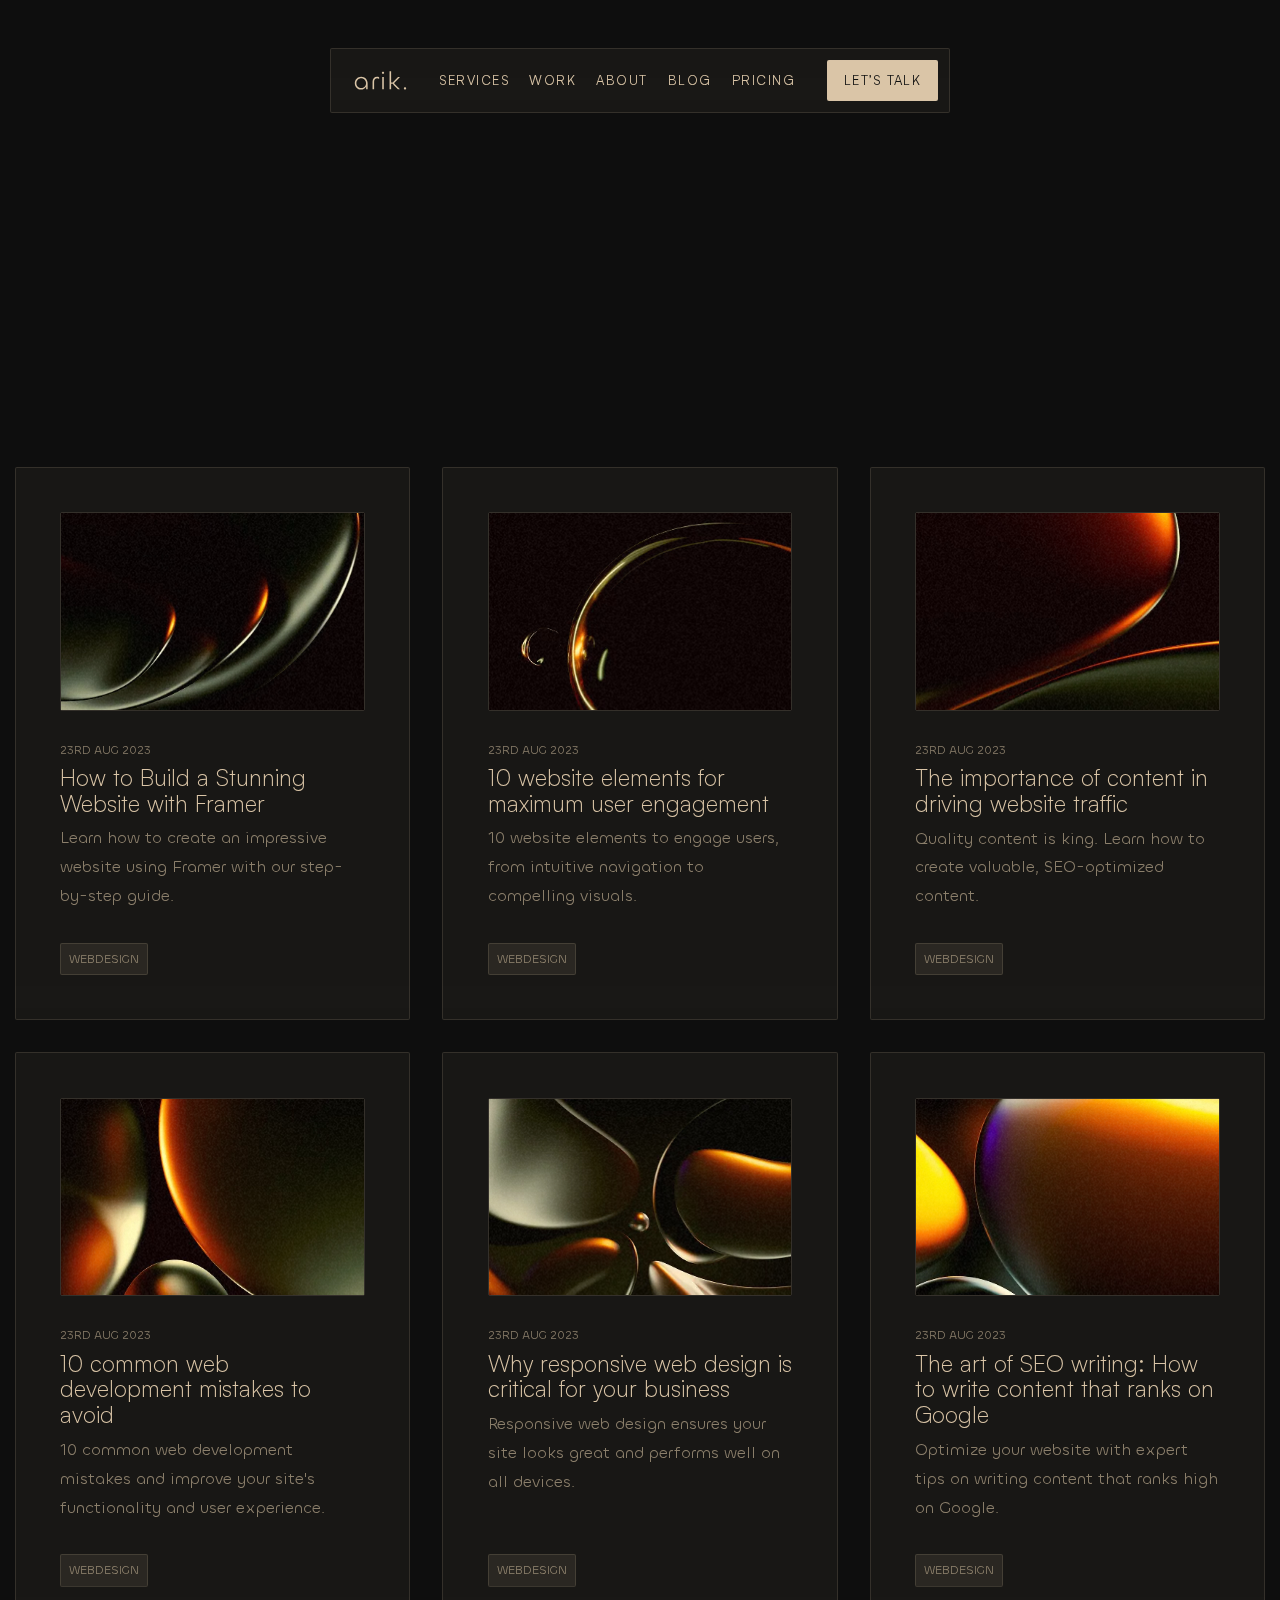
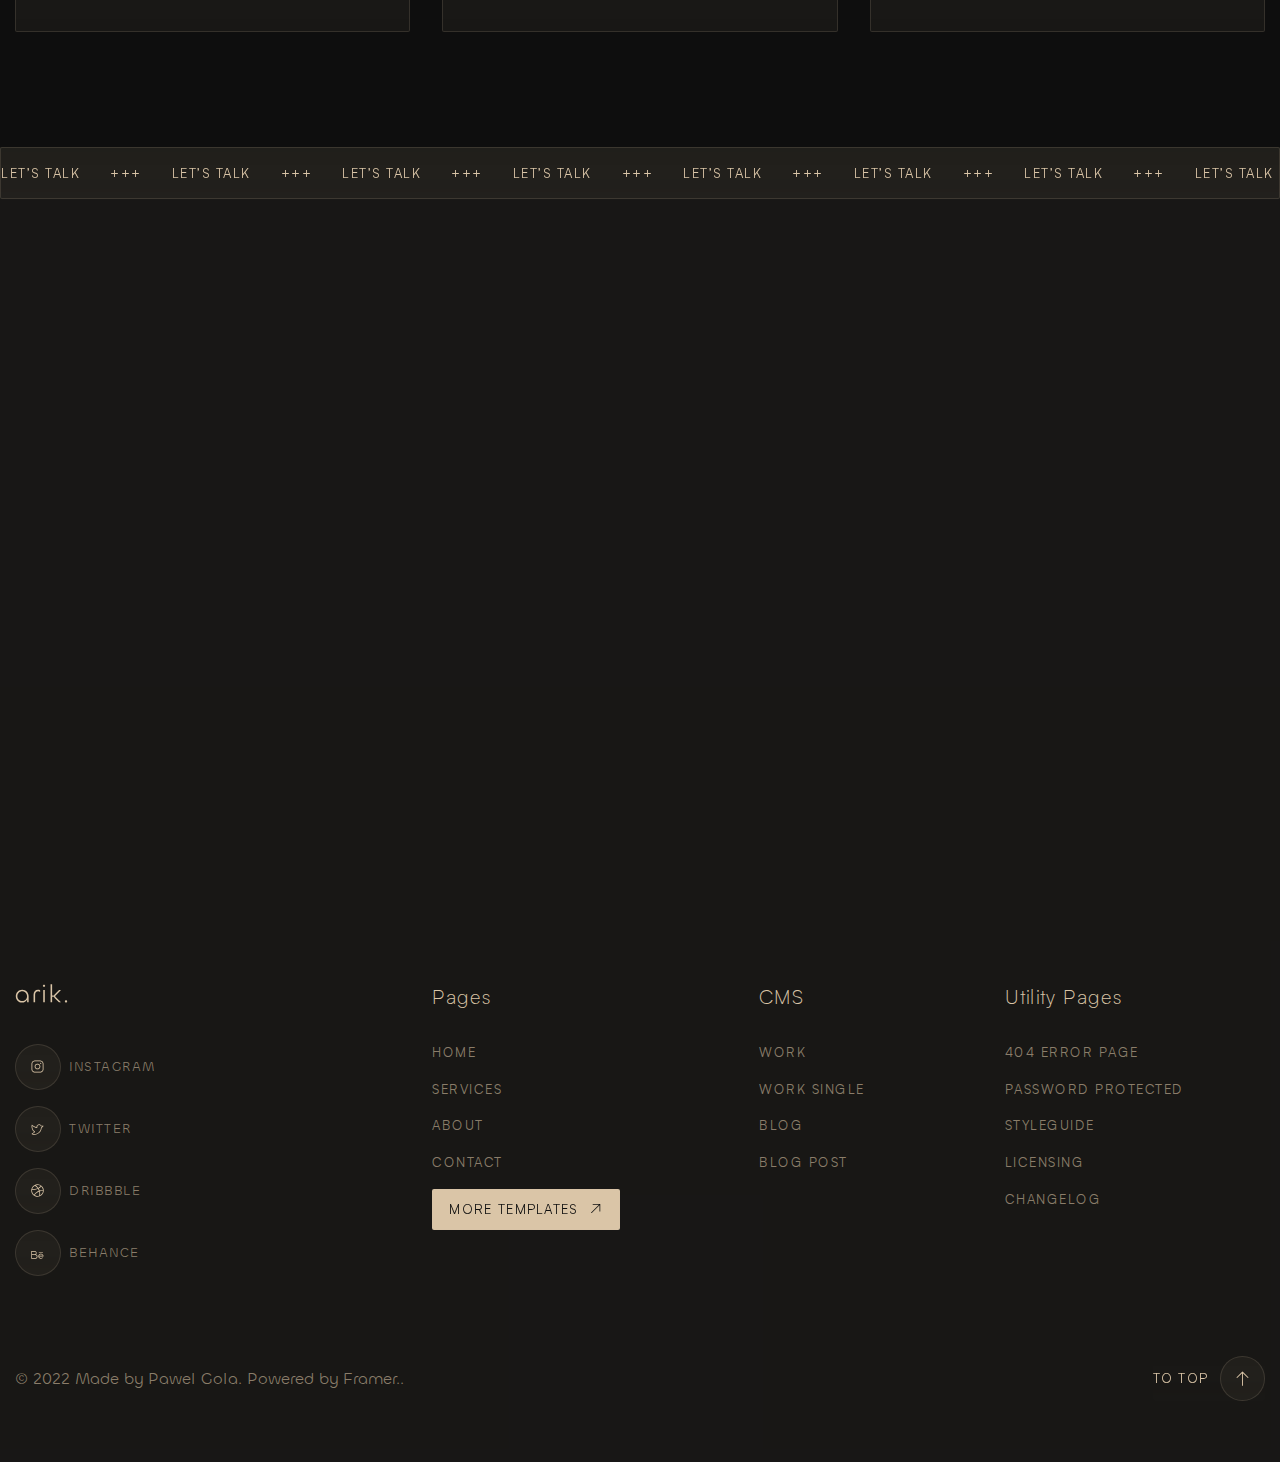
<file: arik/blog.html>
<!doctype html>
<html lang="en">

<head>
	<meta charset="UTF-8">
	<meta name="viewport" content="width=device-width, initial-scale=1.0">
	<link rel="preload" href="./assets/fonts/Satoshi-Regular.woff2" as="font" type="font/woff2" crossorigin="anonymous">
	<link rel="preload" href="./assets/fonts/Satoshi-Light.woff2" as="font" type="font/woff2" crossorigin="anonymous">
	<link rel="preload" href="./assets/fonts/Gambetta-LightItalic.woff2" as="font" type="font/woff2"
		crossorigin="anonymous">
	<link rel="preload" href="./assets/fonts/Chillax-Regular.woff2" as="font" type="font/woff2" crossorigin="anonymous">
	<link rel="preload" href="./assets/fonts/Chillax-Light.woff2" as="font" type="font/woff2" crossorigin="anonymous">
	<link rel="shortcut icon" href="./assets/img/favicon.ico">
	<title>Blog</title>
	<script type="module" crossorigin="" src="./js/app.min.js?v=1762854753316"></script>
	<script type="module" crossorigin="" src="./js/blockhead.min.js?v=1762854753316"></script>
	<link rel="stylesheet" crossorigin="" href="./css/app.min.css?v=1762854753316">
	<link rel="stylesheet" crossorigin="" href="./css/blockhead.min.css?v=1762854753316">
	<link rel="stylesheet" crossorigin="" href="./css/blog.min.css?v=1762854753316">
	<link rel="stylesheet" crossorigin="" href="./css/title.min.css?v=1762854753316">
	<link rel="stylesheet" crossorigin="" href="./css/articlepreview.min.css?v=1762854753316">
</head>

<body>
	<div class="wrapper">
		<header data-fls-header="" data-fls-header-scroll="150" data-fls-header-scroll-show="1000" class="header">
			<div class="header__container">
				<div class="header__body">
					<a href="index.html" class="header__link-logo">
						<img class="header__logo" src="./assets/img/logo.svg" alt="Logo">
					</a>
					<div class="header__menu menu">
						<nav class="menu__body">
							<ul class="menu__list">
								<li class="menu__item">
									<a href="./services.html" class="menu__link">Services</a>
								</li>
								<li class="menu__item">
									<a href="./work.html" class="menu__link">Work</a>
								</li>
								<li class="menu__item">
									<a href="./about.html" class="menu__link">About</a>
								</li>
								<li class="menu__item">
									<a href="./blog.html" class="menu__link">Blog</a>
								</li>
								<li class="menu__item">
									<a href="./pricing.html" class="menu__link">Pricing</a>
								</li>
							</ul>
						</nav>
					</div>
					<a href="./contacts.html" data-fls-button="" class="header__button button button--lite">Let’s talk</a>
					<button type="button" data-fls-menu="" class="icon-menu">
						<span></span>
					</button>
				</div>
			</div>
		</header>
		<main class="page page--blog blog">
			<div class="blog__hero hero-blog">
				<div class="hero-blog__container">
					<div data-fls-blockhead="" class="hero-blog__blockhead blockhead">
						<h1 class="blockhead__title">Blog</h1>
						<div class="blockhead__text">
							<p>
								Lorem ipsum dolor sit amet, consectetur adipiscing elit, sed do eiusmod tempor lorem.
							</p>
						</div>
					</div>
				</div>
			</div>
			<div class="blog__body body-blog">
				<div class="body-blog__container">
					<div class="body-blog__items">
						<article data-fls-articlepreview="" data-fls-border=""
							class="body-blog__articlepreview articlepreview">
							<a href="#" class="articlepreview__link-image">
								<picture>
									<img class="articlepreview__image" alt="Image" src="./assets/img/blog/01.webp">
								</picture>
							</a>
							<div class="articlepreview__body">
								<time datetime="23-08-2023" class="articlepreview__date">23rd Aug 2023</time>
								<h4 class="articlepreview__title" data-fls-title="">
									<a href="#" class="articlepreview__link-title">How to Build a Stunning Website with
										Framer</a>
								</h4>
								<div class="articlepreview__text">
									<p>
										Learn how to create an impressive website using Framer with our step-by-step guide.
									</p>
								</div>
							</div>
							<a href="#" data-fls-border="" class="articlepreview__category">WEbdesign</a>
						</article>
						<article data-fls-articlepreview="" data-fls-border=""
							class="body-blog__articlepreview articlepreview">
							<a href="#" class="articlepreview__link-image">
								<picture>
									<img class="articlepreview__image" alt="Image" src="./assets/img/blog/02.webp">
								</picture>
							</a>
							<div class="articlepreview__body">
								<time datetime="23-08-2023" class="articlepreview__date">23rd Aug 2023</time>
								<h4 class="articlepreview__title" data-fls-title="">
									<a href="#" class="articlepreview__link-title">10 website elements for maximum user
										engagement</a>
								</h4>
								<div class="articlepreview__text">
									<p>
										10 website elements to engage users, from intuitive navigation to compelling visuals.
									</p>
								</div>
							</div>
							<a href="#" data-fls-border="" class="articlepreview__category">WEbdesign</a>
						</article>
						<article data-fls-articlepreview="" data-fls-border=""
							class="body-blog__articlepreview articlepreview">
							<a href="#" class="articlepreview__link-image">
								<picture>
									<img class="articlepreview__image" alt="Image" src="./assets/img/blog/03.webp">
								</picture>
							</a>
							<div class="articlepreview__body">
								<time datetime="23-08-2023" class="articlepreview__date">23rd Aug 2023</time>
								<h4 class="articlepreview__title" data-fls-title="">
									<a href="#" class="articlepreview__link-title">The importance of content in driving website
										traffic</a>
								</h4>
								<div class="articlepreview__text">
									<p>Quality content is king. Learn how to create valuable, SEO-optimized content.</p>
								</div>
							</div>
							<a href="#" data-fls-border="" class="articlepreview__category">WEbdesign</a>
						</article>
						<article data-fls-articlepreview="" data-fls-border=""
							class="body-blog__articlepreview articlepreview">
							<a href="#" class="articlepreview__link-image">
								<picture>
									<img class="articlepreview__image" alt="Image" src="./assets/img/blog/04.webp">
								</picture>
							</a>
							<div class="articlepreview__body">
								<time datetime="23-08-2023" class="articlepreview__date">23rd Aug 2023</time>
								<h4 class="articlepreview__title" data-fls-title="">
									<a href="#" class="articlepreview__link-title">10 common web development mistakes to
										avoid</a>
								</h4>
								<div class="articlepreview__text">
									<p>
										10 common web development mistakes and improve your site's functionality and user
										experience.
									</p>
								</div>
							</div>
							<a href="#" data-fls-border="" class="articlepreview__category">WEbdesign</a>
						</article>
						<article data-fls-articlepreview="" data-fls-border=""
							class="body-blog__articlepreview articlepreview">
							<a href="#" class="articlepreview__link-image">
								<picture>
									<img class="articlepreview__image" alt="Image" src="./assets/img/blog/05.webp">
								</picture>
							</a>
							<div class="articlepreview__body">
								<time datetime="23-08-2023" class="articlepreview__date">23rd Aug 2023</time>
								<h4 class="articlepreview__title" data-fls-title="">
									<a href="#" class="articlepreview__link-title">Why responsive web design is critical for your
										business</a>
								</h4>
								<div class="articlepreview__text">
									<p>
										Responsive web design ensures your site looks great and performs well on all devices.
									</p>
								</div>
							</div>
							<a href="#" data-fls-border="" class="articlepreview__category">WEbdesign</a>
						</article>
						<article data-fls-articlepreview="" data-fls-border=""
							class="body-blog__articlepreview articlepreview">
							<a href="#" class="articlepreview__link-image">
								<picture>
									<img class="articlepreview__image" alt="Image" src="./assets/img/blog/06.webp">
								</picture>
							</a>
							<div class="articlepreview__body">
								<time datetime="23-08-2023" class="articlepreview__date">23rd Aug 2023</time>
								<h4 class="articlepreview__title" data-fls-title="">
									<a href="#" class="articlepreview__link-title">
										The art of SEO writing: How to write content that
										ranks
										on Google
									</a>
								</h4>
								<div class="articlepreview__text">
									<p>
										Optimize your website with expert tips on writing content that ranks high on Google.
									</p>
								</div>
							</div>
							<a href="#" data-fls-border="" class="articlepreview__category">WEbdesign</a>
						</article>
					</div>
				</div>
			</div>
		</main>
		<aside data-fls-letstalk="" class="lets-talk">
			<div data-fls-marquee="" data-fls-marquee-speed="100" data-fls-border="" class="lets-talk__line line-talk">
				<div class="line-talk__item">Let’s talk</div>
				<div class="line-talk__item">+++</div>
			</div>
			<section class="lets-talk__body">
				<div class="lets-talk__container">
					<div data-fls-blockhead="" class="blockhead blockhead--gap-8">
						<span data-fls-watcher="" data-fls-watcher-once="" class="blockhead__label">Project in mind?</span>
						<h2 data-fls-watcher="" data-fls-watcher-once="" class="blockhead__title">
							Let’s make your
							<span>Website shine</span>
						</h2>
						<div data-fls-watcher="" data-fls-watcher-once="" class="blockhead__text">
							<p>Premium web design, webflow, and SEO services to help your business stand out.</p>
						</div>
						<div data-fls-watcher="" data-fls-watcher-once="" class="blockhead__footer">
							<a href="#" data-fls-button=""
								class="blockhead__button button button--lite button--icon button--icon-arrow button--arrow-ru">Get
								in touch</a>
						</div>
					</div>
				</div>
			</section>
		</aside>
		<footer data-fls-footer="" class="footer">
			<div class="footer__container">
				<div class="footer__body body-footer">
					<div class="body-footer__content content-footer">
						<a href="" class="content-footer__link-logo">
							<img src="./assets/img/logo.svg" alt="logo" class="content-footer__logo">
						</a>
						<ul data-fls-social="" class="content-footer__social social social--text">
							<li class="social__item">
								<a href="#" target="_blank" class="social__link social__link--icon-s-inst">Instagram</a>
							</li>
							<li class="social__item">
								<a href="#" target="_blank" class="social__link social__link--icon-s-twr">Twitter</a>
							</li>
							<li class="social__item">
								<a href="#" target="_blank" class="social__link social__link--icon--icon-s-dribble">Dribbble</a>
							</li>
							<li class="social__item">
								<a href="#" target="_blank" class="social__link social__link--icon-s---icon-s-bh">Behance</a>
							</li>
						</ul>
					</div>
					<div data-fls-spollers="600" class="body-footer__menus">
						<details class="body-footer__menu">
							<summary>
								<h5 class="body-footer__title">Pages</h5>
							</summary>
							<ul class="body-footer__list">
								<li class="body-footer__item">
									<a href="#" class="body-footer__link">Home</a>
								</li>
								<li class="body-footer__item">
									<a href="#" class="body-footer__link">Services</a>
								</li>
								<li class="body-footer__item">
									<a href="#" class="body-footer__link">About</a>
								</li>
								<li class="body-footer__item">
									<a href="#" class="body-footer__link">Contact</a>
								</li>
								<li class="body-footer__item">
									<a href="#" data-fls-button=""
										class="body-footer__button button button--lite button--icon button--icon-arrow button--arrow-ru">More
										Templates</a>
								</li>
							</ul>
						</details>
						<details class="body-footer__menu">
							<summary>
								<h5 class="body-footer__title">CMS</h5>
							</summary>
							<ul class="body-footer__list">
								<li class="body-footer__item">
									<a href="#" class="body-footer__link">Work</a>
								</li>
								<li class="body-footer__item">
									<a href="#" class="body-footer__link">Work Single</a>
								</li>
								<li class="body-footer__item">
									<a href="#" class="body-footer__link">Blog</a>
								</li>
								<li class="body-footer__item">
									<a href="#" class="body-footer__link">Blog Post</a>
								</li>
							</ul>
						</details>
						<details class="body-footer__menu">
							<summary>
								<h5 class="body-footer__title">Utility Pages</h5>
							</summary>
							<ul class="body-footer__list">
								<li class="body-footer__item">
									<a href="#" class="body-footer__link">404 Error Page</a>
								</li>
								<li class="body-footer__item">
									<a href="#" class="body-footer__link">Password Protected</a>
								</li>
								<li class="body-footer__item">
									<a href="#" class="body-footer__link">Styleguide</a>
								</li>
								<li class="body-footer__item">
									<a href="#" class="body-footer__link">Licensing</a>
								</li>
								<li class="body-footer__item">
									<a href="#" class="body-footer__link">Changelog</a>
								</li>
							</ul>
						</details>
					</div>
				</div>
				<div class="footer__bottom bottom-footer">
					<div class="bottom-footer__copy">© 2022 Made by Pawel Gola. Powered by Framer..</div>
					<a href="#" data-fls-scrollto="main" data-fls-button=""
						class="bottom-footer__up button button--text button--text-big button--icon-arrow button--icon">To
						Top</a>
				</div>
			</div>
		</footer>
	</div>
</body>

</html>
</file>
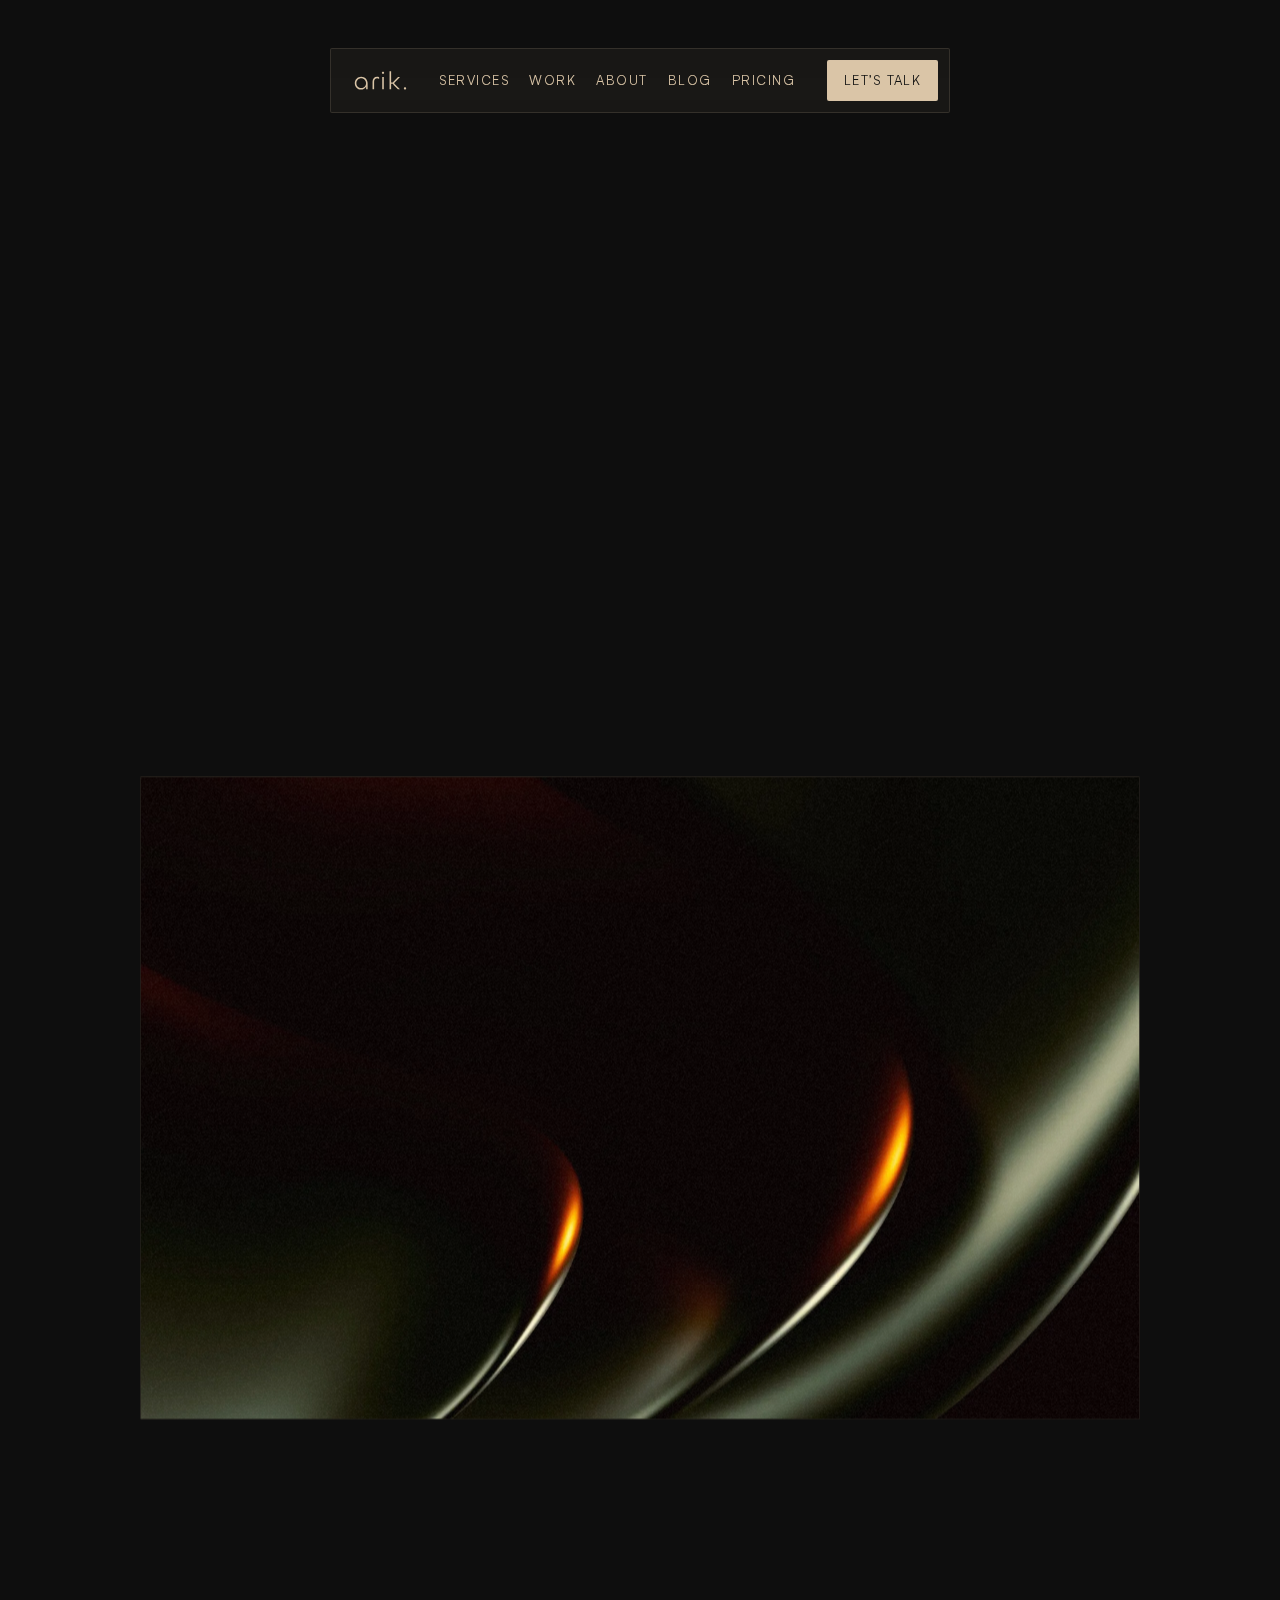
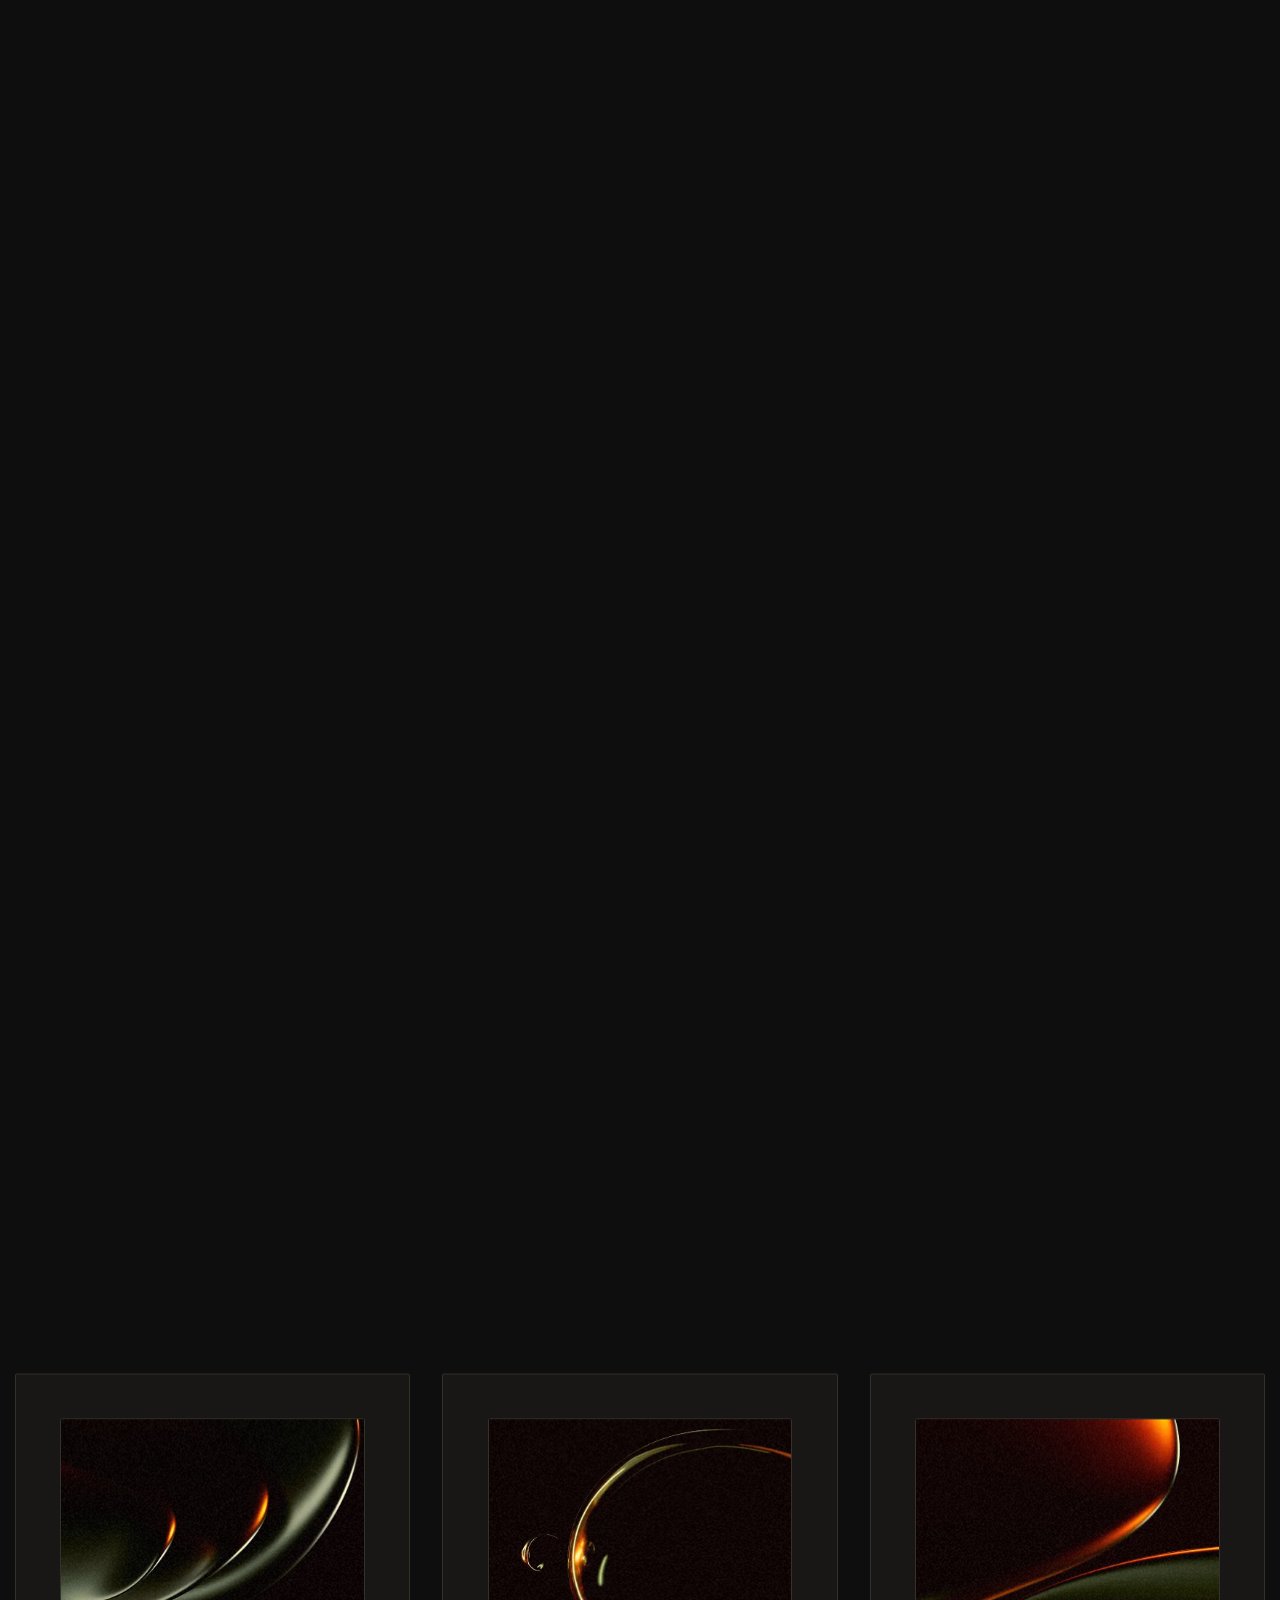
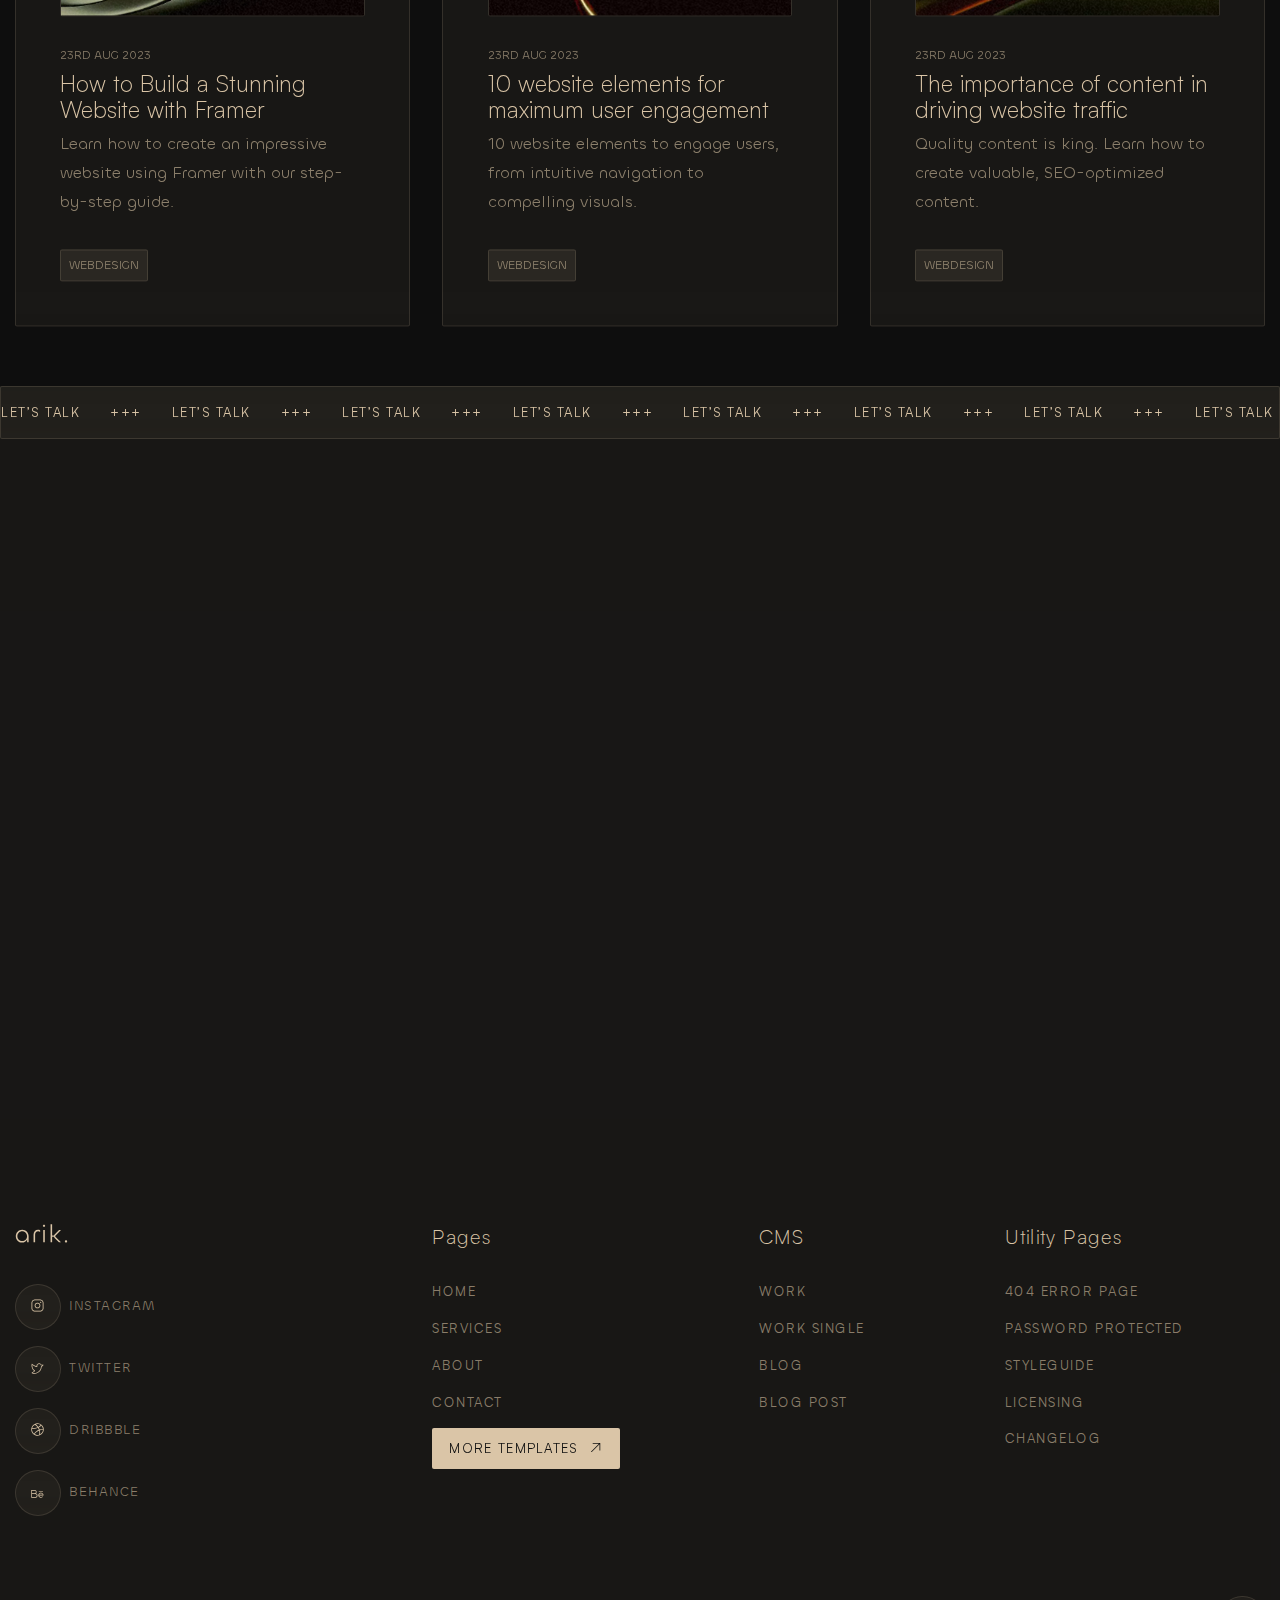
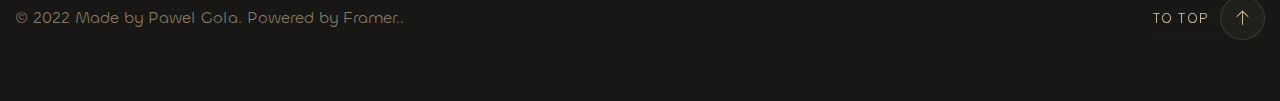
<file: arik/blogpage.html>
<!doctype html>
<html lang="en">

<head>
	<meta charset="UTF-8">
	<meta name="viewport" content="width=device-width, initial-scale=1.0">
	<link rel="preload" href="./assets/fonts/Satoshi-Regular.woff2" as="font" type="font/woff2" crossorigin="anonymous">
	<link rel="preload" href="./assets/fonts/Satoshi-Light.woff2" as="font" type="font/woff2" crossorigin="anonymous">
	<link rel="preload" href="./assets/fonts/Gambetta-LightItalic.woff2" as="font" type="font/woff2"
		crossorigin="anonymous">
	<link rel="preload" href="./assets/fonts/Chillax-Regular.woff2" as="font" type="font/woff2" crossorigin="anonymous">
	<link rel="preload" href="./assets/fonts/Chillax-Light.woff2" as="font" type="font/woff2" crossorigin="anonymous">
	<link rel="shortcut icon" href="./assets/img/favicon.ico">
	<title>Blogpage</title>
	<script type="module" crossorigin="" src="./js/app.min.js?v=1762854753316"></script>
	<script type="module" crossorigin="" src="./js/blockhead.min.js?v=1762854753316"></script>
	<link rel="stylesheet" crossorigin="" href="./css/app.min.css?v=1762854753316">
	<link rel="stylesheet" crossorigin="" href="./css/blockhead.min.css?v=1762854753316">
	<link rel="stylesheet" crossorigin="" href="./css/blogpage.min.css?v=1762854753316">
	<link rel="stylesheet" crossorigin="" href="./css/widgetheader.min.css?v=1762854753316">
	<link rel="stylesheet" crossorigin="" href="./css/title.min.css?v=1762854753316">
	<link rel="stylesheet" crossorigin="" href="./css/socialblocks.min.css?v=1762854753316">
	<link rel="stylesheet" crossorigin="" href="./css/label.min.css?v=1762854753316">
	<link rel="stylesheet" crossorigin="" href="./css/articlepreview.min.css?v=1762854753316">
</head>

<body>
	<div class="wrapper">
		<header data-fls-header="" data-fls-header-scroll="150" data-fls-header-scroll-show="1000" class="header">
			<div class="header__container">
				<div class="header__body">
					<a href="index.html" class="header__link-logo">
						<img class="header__logo" src="./assets/img/logo.svg" alt="Logo">
					</a>
					<div class="header__menu menu">
						<nav class="menu__body">
							<ul class="menu__list">
								<li class="menu__item">
									<a href="./services.html" class="menu__link">Services</a>
								</li>
								<li class="menu__item">
									<a href="./work.html" class="menu__link">Work</a>
								</li>
								<li class="menu__item">
									<a href="./about.html" class="menu__link">About</a>
								</li>
								<li class="menu__item">
									<a href="./blog.html" class="menu__link">Blog</a>
								</li>
								<li class="menu__item">
									<a href="./pricing.html" class="menu__link">Pricing</a>
								</li>
							</ul>
						</nav>
					</div>
					<a href="./contacts.html" data-fls-button="" class="header__button button button--lite">Let’s talk</a>
					<button type="button" data-fls-menu="" class="icon-menu">
						<span></span>
					</button>
				</div>
			</div>
		</header>
		<main class="page page--blogpage blogpage">
			<article class="blogpage__content content-blogpage">
				<div class="content-blogpage__container">
					<div class="content-blogpage__header header-blogpage">
						<div data-fls-blockhead="" class="header-blogpage__blockhead blockhead">
							<h1 class="blockhead__title blockhead__title--size-80">How to Build a Stunning Website with Framer
							</h1>
							<div class="blockhead__text">
								<p>
									Learn how to create an impressive website using Framer with our step-by-step guide.
								</p>
							</div>
						</div>
						<a href="#" data-fls-scrollto=".body-blogpage" data-fls-scrollto-top="120" data-fls-button=""
							class="header-blogpage__button button button--text button--text-big button--icon-arrow button--arrow-d">REad
							More</a>
					</div>
					<div class="content-blogpage__information information-blogpage">
						<div data-fls-border="" data-fls-label="" class="information-blogpage__item">
							<div class="information-blogpage__label">Date</div>
							<time datetime="23-08-2023" class="information-blogpage__value">23rd Aug 2023</time>
						</div>
						<div data-fls-border="" data-fls-label="" class="information-blogpage__item">
							<div class="information-blogpage__label">Category</div>
							<div class="information-blogpage__value">Web Design</div>
						</div>
						<div data-fls-border="" data-fls-label="" class="information-blogpage__item">
							<div class="information-blogpage__label">Reading time</div>
							<div class="information-blogpage__value">5 Min</div>
						</div>
					</div>
					<figure data-fls-noise="" class="content-blogpage__media media-blogpage">
						<picture>
							<source media="(max-width: 600px)" srcset="./assets/img/blogpage/image-600.webp" type="image/webp">
							<source media="(max-width: 1200px)" srcset="./assets/img/blogpage/image-1200.webp"
								type="image/webp">
							<img class="media-blogpage__image" alt="Image" src="./assets/img/blogpage/image.webp">
						</picture>
					</figure>
					<div data-fls-watcher="" data-fls-watcher-once="" class="content-blogpage__body body-blogpage">
						<section>
							<h2>Elit ullamcorper dignissim</h2>
							<p>
								Lorem ipsum dolor sit amet, consectetur adipiscing elit, sed do eiusmod tempor incididunt ut
								labore et
								dolore magna aliqua. Elit ullamcorper dignissim cras tincidunt. Enim neque volutpat ac tincidunt
								vitae.
								Dictum at tempor commodo ullamcorper a lacus vestibulum sed. Condimentum mattis pellentesque id
								nibh
								tortor id. Nisl condimentum id venenatis a condimentum. Nunc sed blandit libero volutpat sed.
								Tristique
								sollicitudin nibh sit amet commodo. Sit amet justo donec enim diam vulputate ut pharetra. Quis
								imperdiet
								massa tincidunt nunc pulvinar sapien et ligula ullamcorper. Massa vitae tortor condimentum
								lacinia
								quis
								vel. Hendrerit dolor magna eget est lorem ipsum dolor. Mollis aliquam ut porttitor leo a diam
								sollicitudin tempor id. Suspendisse faucibus interdum posuere lorem ipsum dolor sit amet
								consectetur.
							</p>
						</section>
						<section>
							<h3>Hendrerit dolor magna</h3>
							<p>
								Tristique sollicitudin nibh sit amet commodo. Sit amet justo donec enim diam vulputate ut
								pharetra.
								Quis
								imperdiet massa tincidunt nunc pulvinar sapien et ligula ullamcorper. Massa vitae tortor
								condimentum
								lacinia quis vel. Hendrerit dolor magna eget est lorem ipsum dolor. Mollis aliquam ut porttitor
								leo a
								diam sollicitudin tempor id. Suspendisse faucibus interdum posuere.
							</p>
						</section>
						<section>
							<h3>Hendrerit dolor magna</h3>
							<p>
								Tristique sollicitudin nibh sit amet commodo. Sit amet justo donec enim diam vulputate ut
								pharetra.
								Quis
								imperdiet massa tincidunt nunc pulvinar sapien et ligula ullamcorper. Massa vitae tortor
								condimentum
								lacinia quis vel. Hendrerit dolor magna eget est lorem ipsum dolor. Mollis aliquam ut porttitor
								leo a
								diam sollicitudin tempor id. Suspendisse faucibus interdum posuere.
							</p>
						</section>
					</div>
					<div data-fls-watcher="" data-fls-watcher-once="" class="content-blogpage__author author-blogpage">
						<div data-fls-border="" class="author-blogpage__content">
							<div class="author-blogpage__main">
								<h5 class="author-blogpage__title">Conclusion</h5>
								<div class="author-blogpage__text">
									<p>
										Quis imperdiet massa tincidunt nunc pulvinar sapien et ligula ullamcorper. Massa vitae
										tortor
										condimentum lacinia quis vel. Hendrerit dolor magna eget est lorem ipsum dolor. Mollis
										aliquam
										ut
										porttitor leo a diam sollicitudin tempor id.
									</p>
								</div>
							</div>
							<div class="author-blogpage__body body-author-blogpage">
								<figure class="body-author-blogpage__media">
									<picture>
										<source media="(max-width: 600px)" srcset="./assets/img/about/arik-600.webp"
											type="image/webp">
										<img class="body-author-blogpage__avatar" alt="Image" src="./assets/img/about/arik.webp">
									</picture>
								</figure>
								<div class="body-author-blogpage__content">
									<div class="body-author-blogpage__name">Arik Andersson</div>
									<div data-fls-label="" class="body-author-blogpage__desc">Framer Expert</div>
								</div>
							</div>
						</div>
						<ul data-fls-socialblocks="" class="author-blogpage__social social-blocks">
							<li data-fls-border="" class="social-blocks__item">
								<a href="#" target="_blank"
									class="social-blocks__link social-blocks__link--icon-s-inst">Instagram</a>
							</li>
							<li data-fls-border="" class="social-blocks__item">
								<a href="#" target="_blank"
									class="social-blocks__link social-blocks__link--icon-s-twr">Twitter</a>
							</li>
							<li data-fls-border="" class="social-blocks__item">
								<a href="#" target="_blank"
									class="social-blocks__link social-blocks__link--icon-s-fb">Facebook</a>
							</li>
						</ul>
					</div>
				</div>
			</article>
			<div class="blogpage__related related-blogpage">
				<div class="related-blogpage__container">
					<div data-fls-widgetheader="" data-fls-watcher="" data-fls-watcher-once=""
						class="related-blogpage__widgetheader widgetheader">
						<h2 class="widgetheader__title">
							Related
							<span>News</span>
						</h2>
						<a href="#" data-fls-button=""
							class="widgetheader__button button button--text button--icon-arrow button--arrow-ru">See all</a>
					</div>
					<div data-fls-watcher="" data-fls-watcher-once="" class="related-blogpage__items">
						<article data-fls-articlepreview="" data-fls-border=""
							class="related-blogpage__articlepreview articlepreview">
							<a href="#" class="articlepreview__link-image">
								<picture>
									<img class="articlepreview__image" alt="Image" src="./assets/img/blog/01.webp">
								</picture>
							</a>
							<div class="articlepreview__body">
								<time datetime="23-08-2023" class="articlepreview__date">23rd Aug 2023</time>
								<h4 class="articlepreview__title" data-fls-title="">
									<a href="#" class="articlepreview__link-title">How to Build a Stunning Website with
										Framer</a>
								</h4>
								<div class="articlepreview__text">
									<p>
										Learn how to create an impressive website using Framer with our step-by-step guide.
									</p>
								</div>
							</div>
							<a href="#" data-fls-border="" class="articlepreview__category">WEbdesign</a>
						</article>
						<article data-fls-articlepreview="" data-fls-border=""
							class="related-blogpage__articlepreview articlepreview">
							<a href="#" class="articlepreview__link-image">
								<picture>
									<img class="articlepreview__image" alt="Image" src="./assets/img/blog/02.webp">
								</picture>
							</a>
							<div class="articlepreview__body">
								<time datetime="23-08-2023" class="articlepreview__date">23rd Aug 2023</time>
								<h4 class="articlepreview__title" data-fls-title="">
									<a href="#" class="articlepreview__link-title">10 website elements for maximum user
										engagement</a>
								</h4>
								<div class="articlepreview__text">
									<p>
										10 website elements to engage users, from intuitive navigation to compelling visuals.
									</p>
								</div>
							</div>
							<a href="#" data-fls-border="" class="articlepreview__category">WEbdesign</a>
						</article>
						<article data-fls-articlepreview="" data-fls-border=""
							class="related-blogpage__articlepreview articlepreview">
							<a href="#" class="articlepreview__link-image">
								<picture>
									<img class="articlepreview__image" alt="Image" src="./assets/img/blog/03.webp">
								</picture>
							</a>
							<div class="articlepreview__body">
								<time datetime="23-08-2023" class="articlepreview__date">23rd Aug 2023</time>
								<h4 class="articlepreview__title" data-fls-title="">
									<a href="#" class="articlepreview__link-title">The importance of content in driving website
										traffic</a>
								</h4>
								<div class="articlepreview__text">
									<p>Quality content is king. Learn how to create valuable, SEO-optimized content.</p>
								</div>
							</div>
							<a href="#" data-fls-border="" class="articlepreview__category">WEbdesign</a>
						</article>
					</div>
				</div>
			</div>
		</main>
		<aside data-fls-letstalk="" class="lets-talk">
			<div data-fls-marquee="" data-fls-marquee-speed="100" data-fls-border="" class="lets-talk__line line-talk">
				<div class="line-talk__item">Let’s talk</div>
				<div class="line-talk__item">+++</div>
			</div>
			<section class="lets-talk__body">
				<div class="lets-talk__container">
					<div data-fls-blockhead="" class="blockhead blockhead--gap-8">
						<span data-fls-watcher="" data-fls-watcher-once="" class="blockhead__label">Project in mind?</span>
						<h2 data-fls-watcher="" data-fls-watcher-once="" class="blockhead__title">
							Let’s make your
							<span>Website shine</span>
						</h2>
						<div data-fls-watcher="" data-fls-watcher-once="" class="blockhead__text">
							<p>Premium web design, webflow, and SEO services to help your business stand out.</p>
						</div>
						<div data-fls-watcher="" data-fls-watcher-once="" class="blockhead__footer">
							<a href="#" data-fls-button=""
								class="blockhead__button button button--lite button--icon button--icon-arrow button--arrow-ru">Get
								in touch</a>
						</div>
					</div>
				</div>
			</section>
		</aside>
		<footer data-fls-footer="" class="footer">
			<div class="footer__container">
				<div class="footer__body body-footer">
					<div class="body-footer__content content-footer">
						<a href="" class="content-footer__link-logo">
							<img src="./assets/img/logo.svg" alt="logo" class="content-footer__logo">
						</a>
						<ul data-fls-social="" class="content-footer__social social social--text">
							<li class="social__item">
								<a href="#" target="_blank" class="social__link social__link--icon-s-inst">Instagram</a>
							</li>
							<li class="social__item">
								<a href="#" target="_blank" class="social__link social__link--icon-s-twr">Twitter</a>
							</li>
							<li class="social__item">
								<a href="#" target="_blank" class="social__link social__link--icon--icon-s-dribble">Dribbble</a>
							</li>
							<li class="social__item">
								<a href="#" target="_blank" class="social__link social__link--icon-s---icon-s-bh">Behance</a>
							</li>
						</ul>
					</div>
					<div data-fls-spollers="600" class="body-footer__menus">
						<details class="body-footer__menu">
							<summary>
								<h5 class="body-footer__title">Pages</h5>
							</summary>
							<ul class="body-footer__list">
								<li class="body-footer__item">
									<a href="#" class="body-footer__link">Home</a>
								</li>
								<li class="body-footer__item">
									<a href="#" class="body-footer__link">Services</a>
								</li>
								<li class="body-footer__item">
									<a href="#" class="body-footer__link">About</a>
								</li>
								<li class="body-footer__item">
									<a href="#" class="body-footer__link">Contact</a>
								</li>
								<li class="body-footer__item">
									<a href="#" data-fls-button=""
										class="body-footer__button button button--lite button--icon button--icon-arrow button--arrow-ru">More
										Templates</a>
								</li>
							</ul>
						</details>
						<details class="body-footer__menu">
							<summary>
								<h5 class="body-footer__title">CMS</h5>
							</summary>
							<ul class="body-footer__list">
								<li class="body-footer__item">
									<a href="#" class="body-footer__link">Work</a>
								</li>
								<li class="body-footer__item">
									<a href="#" class="body-footer__link">Work Single</a>
								</li>
								<li class="body-footer__item">
									<a href="#" class="body-footer__link">Blog</a>
								</li>
								<li class="body-footer__item">
									<a href="#" class="body-footer__link">Blog Post</a>
								</li>
							</ul>
						</details>
						<details class="body-footer__menu">
							<summary>
								<h5 class="body-footer__title">Utility Pages</h5>
							</summary>
							<ul class="body-footer__list">
								<li class="body-footer__item">
									<a href="#" class="body-footer__link">404 Error Page</a>
								</li>
								<li class="body-footer__item">
									<a href="#" class="body-footer__link">Password Protected</a>
								</li>
								<li class="body-footer__item">
									<a href="#" class="body-footer__link">Styleguide</a>
								</li>
								<li class="body-footer__item">
									<a href="#" class="body-footer__link">Licensing</a>
								</li>
								<li class="body-footer__item">
									<a href="#" class="body-footer__link">Changelog</a>
								</li>
							</ul>
						</details>
					</div>
				</div>
				<div class="footer__bottom bottom-footer">
					<div class="bottom-footer__copy">© 2022 Made by Pawel Gola. Powered by Framer..</div>
					<a href="#" data-fls-scrollto="main" data-fls-button=""
						class="bottom-footer__up button button--text button--text-big button--icon-arrow button--icon">To
						Top</a>
				</div>
			</div>
		</footer>
	</div>
</body>

</html>
</file>
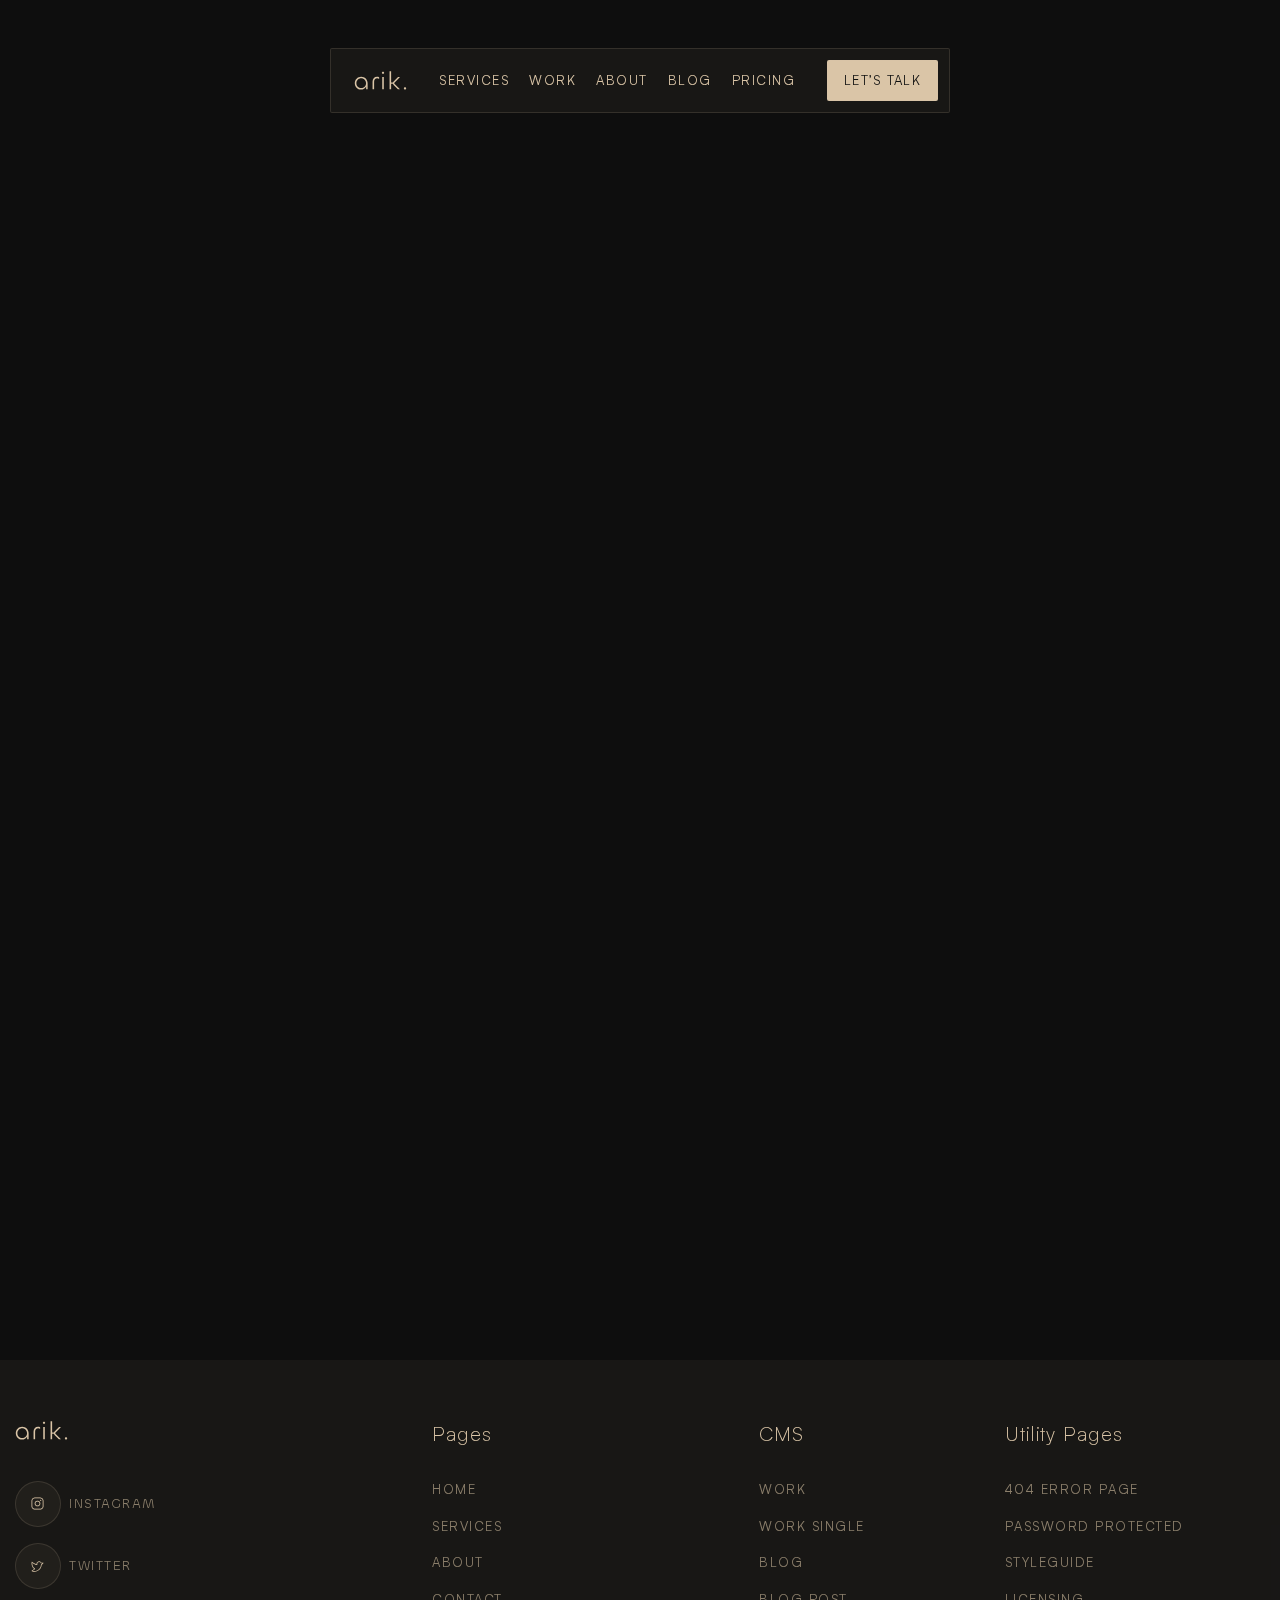
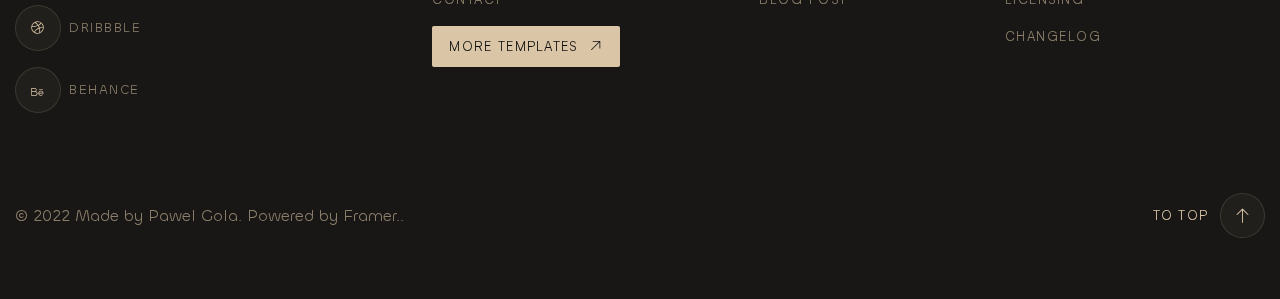
<file: arik/contacts.html>
<!doctype html>
<html lang="en">

<head>
	<meta charset="UTF-8">
	<meta name="viewport" content="width=device-width, initial-scale=1.0">
	<link rel="preload" href="./assets/fonts/Satoshi-Regular.woff2" as="font" type="font/woff2" crossorigin="anonymous">
	<link rel="preload" href="./assets/fonts/Satoshi-Light.woff2" as="font" type="font/woff2" crossorigin="anonymous">
	<link rel="preload" href="./assets/fonts/Gambetta-LightItalic.woff2" as="font" type="font/woff2"
		crossorigin="anonymous">
	<link rel="preload" href="./assets/fonts/Chillax-Regular.woff2" as="font" type="font/woff2" crossorigin="anonymous">
	<link rel="preload" href="./assets/fonts/Chillax-Light.woff2" as="font" type="font/woff2" crossorigin="anonymous">
	<link rel="shortcut icon" href="./assets/img/favicon.ico">
	<title>Contacts</title>
	<script type="module" crossorigin="" src="./js/contacts.min.js?v=1762854753315"></script>
	<link rel="modulepreload" crossorigin="" href="./js/app.min.js">
	<link rel="stylesheet" crossorigin="" href="./css/app.min.css?v=1762854753315">
	<link rel="stylesheet" crossorigin="" href="./css/contacts.min.css?v=1762854753315">
	<link rel="stylesheet" crossorigin="" href="./css/title.min.css?v=1762854753315">
	<link rel="stylesheet" crossorigin="" href="./css/socialblocks.min.css?v=1762854753315">
	<link rel="stylesheet" crossorigin="" href="./css/label.min.css?v=1762854753315">
</head>

<body>
	<div class="wrapper">
		<header data-fls-header="" data-fls-header-scroll="150" data-fls-header-scroll-show="1000" class="header">
			<div class="header__container">
				<div class="header__body">
					<a href="index.html" class="header__link-logo">
						<img class="header__logo" src="./assets/img/logo.svg" alt="Logo">
					</a>
					<div class="header__menu menu">
						<nav class="menu__body">
							<ul class="menu__list">
								<li class="menu__item">
									<a href="./services.html" class="menu__link">Services</a>
								</li>
								<li class="menu__item">
									<a href="./work.html" class="menu__link">Work</a>
								</li>
								<li class="menu__item">
									<a href="./about.html" class="menu__link">About</a>
								</li>
								<li class="menu__item">
									<a href="./blog.html" class="menu__link">Blog</a>
								</li>
								<li class="menu__item">
									<a href="./pricing.html" class="menu__link">Pricing</a>
								</li>
							</ul>
						</nav>
					</div>
					<a href="./contacts.html" data-fls-button="" class="header__button button button--lite">Let’s talk</a>
					<button type="button" data-fls-menu="" class="icon-menu">
						<span></span>
					</button>
				</div>
			</div>
		</header>
		<main class="page page--contacts">
			<article class="contacts">
				<div class="contacts__container">
					<figure class="contacts__picture">
						<picture>
							<img class="contacts__image" alt="Image" src="./assets/img/arikSmall.webp">
						</picture>
					</figure>
					<div class="contacts__body">
						<div data-fls-border="" class="contacts__form form-contacts">
							<div class="form-contacts__header">
								<div data-fls-label="" class="form-contacts__label">Contact</div>
								<h1 data-fls-title="" class="form-contacts__title">Let’s get in touch.</h1>
							</div>
							<form data-fls-form="ajax" data-fls-form-popup="popup" action="#" method="POST"
								class="form-contacts__body">
								<div class="form-contacts__line">
									<input data-fls-form-errtext="Name required" data-fls-input="" required type="text"
										placeholder="Name" name="name" class="form-contacts__input">
								</div>
								<div class="form-contacts__line">
									<input data-fls-form-errtext="E-mail error" data-fls-input="" required type="email"
										placeholder="Email" name="email" class="form-contacts__input">
								</div>
								<textarea data-fls-input="" data-fls-input-autoheight="" autocomplete="off" name="message"
									placeholder="Message" class="form-contacts__input"></textarea>
								<button data-fls-button="" type="submit" class="form-contacts__button button button--lite">Send
									Message</button>
							</form>
						</div>
						<ul data-fls-socialblocks="" class="contacts__social social-blocks">
							<li data-fls-border="" class="social-blocks__item">
								<a href="#" target="_blank"
									class="social-blocks__link social-blocks__link--icon-s-inst">Instagram</a>
							</li>
							<li data-fls-border="" class="social-blocks__item">
								<a href="#" target="_blank"
									class="social-blocks__link social-blocks__link--icon-s-twr">Twitter</a>
							</li>
							<li data-fls-border="" class="social-blocks__item">
								<a href="#" target="_blank"
									class="social-blocks__link social-blocks__link--icon-s-fb">Facebook</a>
							</li>
							<li data-fls-border="" class="social-blocks__item">
								<a href="#" target="_blank"
									class="social-blocks__link social-blocks__link--icon-s-bh">Behance</a>
							</li>
							<li data-fls-border="" class="social-blocks__item">
								<a href="#" target="_blank"
									class="social-blocks__link social-blocks__link--icon-s-dribble">Dribbble</a>
							</li>
							<li data-fls-border="" class="social-blocks__item">
								<a href="#" target="_blank"
									class="social-blocks__link social-blocks__link--icon-s-pit">Pinterest</a>
							</li>
						</ul>
					</div>
				</div>
			</article>
		</main>
		<footer data-fls-footer="" class="footer">
			<div class="footer__container">
				<div class="footer__body body-footer">
					<div class="body-footer__content content-footer">
						<a href="" class="content-footer__link-logo">
							<img src="./assets/img/logo.svg" alt="logo" class="content-footer__logo">
						</a>
						<ul data-fls-social="" class="content-footer__social social social--text">
							<li class="social__item">
								<a href="#" target="_blank" class="social__link social__link--icon-s-inst">Instagram</a>
							</li>
							<li class="social__item">
								<a href="#" target="_blank" class="social__link social__link--icon-s-twr">Twitter</a>
							</li>
							<li class="social__item">
								<a href="#" target="_blank" class="social__link social__link--icon--icon-s-dribble">Dribbble</a>
							</li>
							<li class="social__item">
								<a href="#" target="_blank" class="social__link social__link--icon-s---icon-s-bh">Behance</a>
							</li>
						</ul>
					</div>
					<div data-fls-spollers="600" class="body-footer__menus">
						<details class="body-footer__menu">
							<summary>
								<h5 class="body-footer__title">Pages</h5>
							</summary>
							<ul class="body-footer__list">
								<li class="body-footer__item">
									<a href="#" class="body-footer__link">Home</a>
								</li>
								<li class="body-footer__item">
									<a href="#" class="body-footer__link">Services</a>
								</li>
								<li class="body-footer__item">
									<a href="#" class="body-footer__link">About</a>
								</li>
								<li class="body-footer__item">
									<a href="#" class="body-footer__link">Contact</a>
								</li>
								<li class="body-footer__item">
									<a href="#" data-fls-button=""
										class="body-footer__button button button--lite button--icon button--icon-arrow button--arrow-ru">More
										Templates</a>
								</li>
							</ul>
						</details>
						<details class="body-footer__menu">
							<summary>
								<h5 class="body-footer__title">CMS</h5>
							</summary>
							<ul class="body-footer__list">
								<li class="body-footer__item">
									<a href="#" class="body-footer__link">Work</a>
								</li>
								<li class="body-footer__item">
									<a href="#" class="body-footer__link">Work Single</a>
								</li>
								<li class="body-footer__item">
									<a href="#" class="body-footer__link">Blog</a>
								</li>
								<li class="body-footer__item">
									<a href="#" class="body-footer__link">Blog Post</a>
								</li>
							</ul>
						</details>
						<details class="body-footer__menu">
							<summary>
								<h5 class="body-footer__title">Utility Pages</h5>
							</summary>
							<ul class="body-footer__list">
								<li class="body-footer__item">
									<a href="#" class="body-footer__link">404 Error Page</a>
								</li>
								<li class="body-footer__item">
									<a href="#" class="body-footer__link">Password Protected</a>
								</li>
								<li class="body-footer__item">
									<a href="#" class="body-footer__link">Styleguide</a>
								</li>
								<li class="body-footer__item">
									<a href="#" class="body-footer__link">Licensing</a>
								</li>
								<li class="body-footer__item">
									<a href="#" class="body-footer__link">Changelog</a>
								</li>
							</ul>
						</details>
					</div>
				</div>
				<div class="footer__bottom bottom-footer">
					<div class="bottom-footer__copy">© 2022 Made by Pawel Gola. Powered by Framer..</div>
					<a href="#" data-fls-scrollto="main" data-fls-button=""
						class="bottom-footer__up button button--text button--text-big button--icon-arrow button--icon">To
						Top</a>
				</div>
			</div>
		</footer>
	</div>
	<div data-fls-popup="popup" aria-hidden="true" class="popup">
		<div data-fls-popup-wrapper="" class="popup__wrapper">
			<div data-fls-popup-body="" class="popup__body">
				<button data-fls-popup-close="" type="button" class="popup__close">
					<svg width="23" height="23" viewbox="0 0 23 23" fill="none" xmlns="http://www.w3.org/2000/svg">
						<path opacity="0.850056" d="M1.73333 1.48883L21.5469 21.0288" stroke="#979797"
							stroke-linecap="square"></path>
						<path opacity="0.850056" d="M21.2667 1.48883L1.45309 21.0288" stroke="#979797"
							stroke-linecap="square"></path>
					</svg>
				</button>
				<div data-fls-popup-content="" class="popup__text">Message Sent</div>
			</div>
		</div>
	</div>
</body>

</html>
</file>
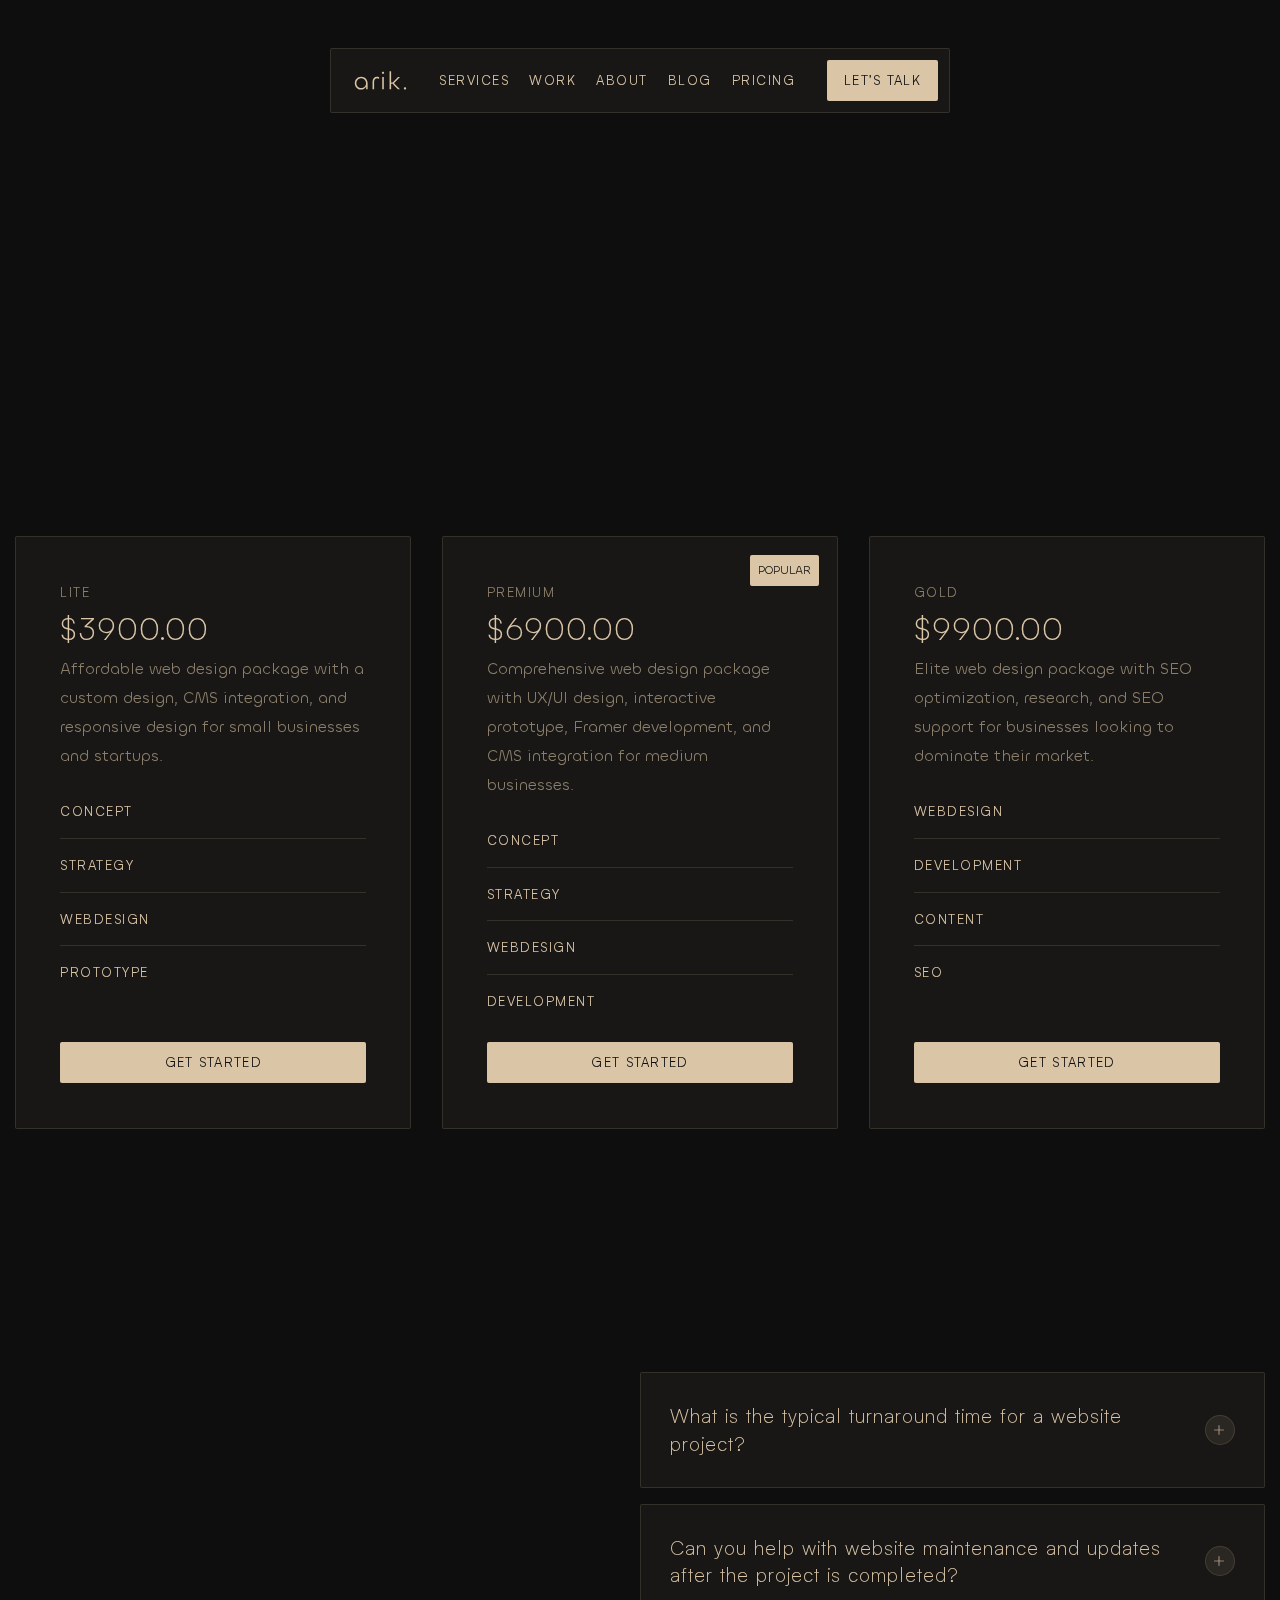
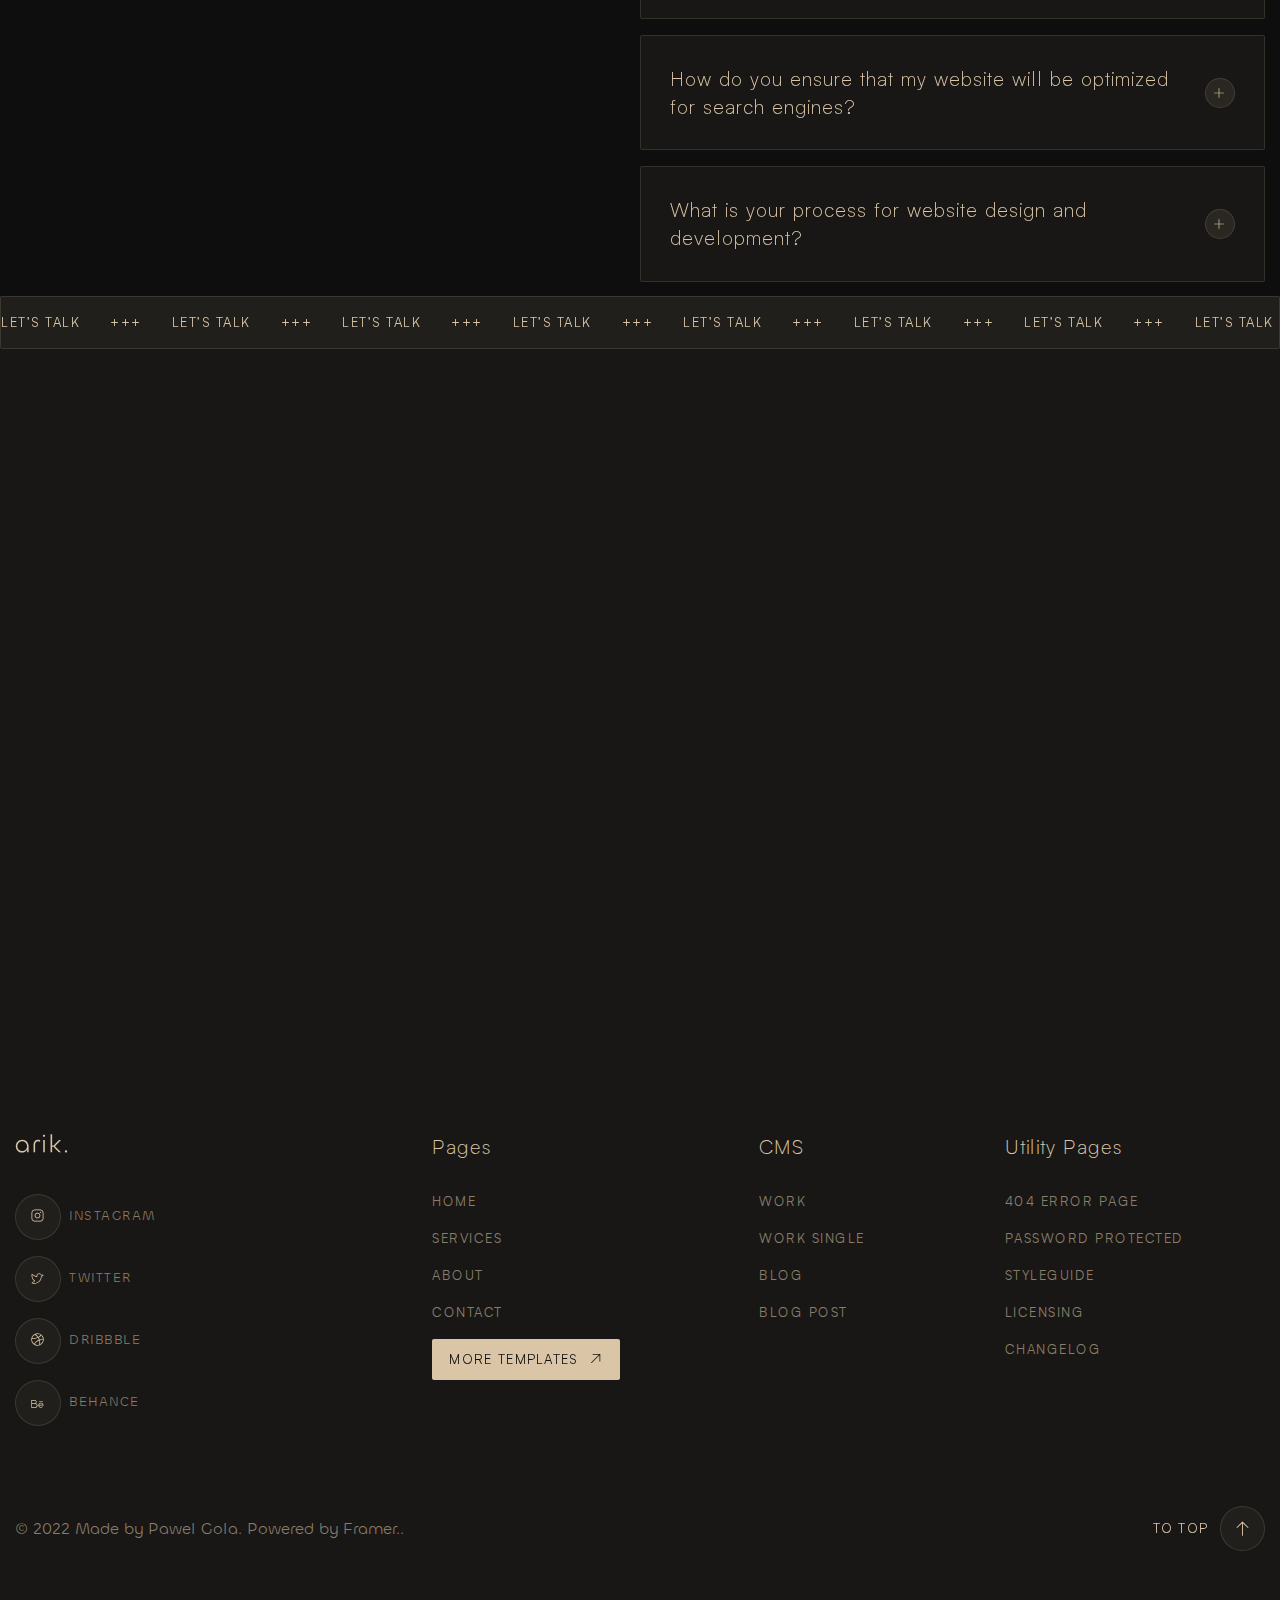
<file: arik/pricing.html>
<!doctype html>
<html lang="en">

<head>
	<meta charset="UTF-8">
	<meta name="viewport" content="width=device-width, initial-scale=1.0">
	<link rel="preload" href="./assets/fonts/Satoshi-Regular.woff2" as="font" type="font/woff2" crossorigin="anonymous">
	<link rel="preload" href="./assets/fonts/Satoshi-Light.woff2" as="font" type="font/woff2" crossorigin="anonymous">
	<link rel="preload" href="./assets/fonts/Gambetta-LightItalic.woff2" as="font" type="font/woff2"
		crossorigin="anonymous">
	<link rel="preload" href="./assets/fonts/Chillax-Regular.woff2" as="font" type="font/woff2" crossorigin="anonymous">
	<link rel="preload" href="./assets/fonts/Chillax-Light.woff2" as="font" type="font/woff2" crossorigin="anonymous">
	<link rel="shortcut icon" href="./assets/img/favicon.ico">
	<title>Pricing</title>
	<script type="module" crossorigin="" src="./js/app.min.js?v=1762854753314"></script>
	<script type="module" crossorigin="" src="./js/blockhead.min.js?v=1762854753314"></script>
	<link rel="stylesheet" crossorigin="" href="./css/app.min.css?v=1762854753314">
	<link rel="stylesheet" crossorigin="" href="./css/blockhead.min.css?v=1762854753314">
	<link rel="stylesheet" crossorigin="" href="./css/pricing.min.css?v=1762854753314">
	<link rel="stylesheet" crossorigin="" href="./css/label.min.css?v=1762854753314">
</head>

<body>
	<div class="wrapper">
		<header data-fls-header="" data-fls-header-scroll="150" data-fls-header-scroll-show="1000" class="header">
			<div class="header__container">
				<div class="header__body">
					<a href="index.html" class="header__link-logo">
						<img class="header__logo" src="./assets/img/logo.svg" alt="Logo">
					</a>
					<div class="header__menu menu">
						<nav class="menu__body">
							<ul class="menu__list">
								<li class="menu__item">
									<a href="./services.html" class="menu__link">Services</a>
								</li>
								<li class="menu__item">
									<a href="./work.html" class="menu__link">Work</a>
								</li>
								<li class="menu__item">
									<a href="./about.html" class="menu__link">About</a>
								</li>
								<li class="menu__item">
									<a href="./blog.html" class="menu__link">Blog</a>
								</li>
								<li class="menu__item">
									<a href="./pricing.html" class="menu__link">Pricing</a>
								</li>
							</ul>
						</nav>
					</div>
					<a href="./contacts.html" data-fls-button="" class="header__button button button--lite">Let’s talk</a>
					<button type="button" data-fls-menu="" class="icon-menu">
						<span></span>
					</button>
				</div>
			</div>
		</header>
		<main class="page page--pricing pricing">
			<div class="pricing__container">
				<div data-fls-blockhead="" class="pricing__blockhead blockhead">
					<span class="blockhead__label">Pricing</span>
					<h1 class="blockhead__title blockhead__title--size-80">
						Experience the Power of
						<span>Premium Webdesign</span>
					</h1>
					<div class="blockhead__text">
						<p>
							Choose a package that suits your needs and budget. Transparent pricing with no hidden fees.
						</p>
					</div>
				</div>
				<div data-fls-watcher="" data-fls-watcher-once="" class="pricing__items">
					<article data-fls-border="" class="pricing__item item-pricing">
						<div class="item-pricing__header">
							<h4 data-fls-label="" class="item-pricing__title">Lite</h4>
							<div class="item-pricing__value">$3900.00</div>
							<div class="item-pricing__text">
								<p>
									Affordable web design package with a custom design, CMS integration, and responsive design
									for
									small
									businesses and startups.
								</p>
							</div>
						</div>
						<ul data-fls-label="" class="item-pricing__services">
							<li class="item-pricing__service">Concept</li>
							<li class="item-pricing__service">Strategy</li>
							<li class="item-pricing__service">Webdesign</li>
							<li class="item-pricing__service">Prototype</li>
						</ul>
						<a data-fls-button="" href="#" class="item-pricing__button button button--lite">Get Started</a>
					</article>
					<article data-fls-border="" class="pricing__item item-pricing">
						<div class="item-pricing__popular">Popular</div>
						<div class="item-pricing__header">
							<h4 data-fls-label="" class="item-pricing__title">Premium</h4>
							<div class="item-pricing__value">$6900.00</div>
							<div class="item-pricing__text">
								<p>
									Comprehensive web design package with UX/UI design, interactive prototype, Framer
									development, and
									CMS integration for medium businesses.
								</p>
							</div>
						</div>
						<ul data-fls-label="" class="item-pricing__services">
							<li class="item-pricing__service">Concept</li>
							<li class="item-pricing__service">Strategy</li>
							<li class="item-pricing__service">Webdesign</li>
							<li class="item-pricing__service">Development</li>
						</ul>
						<a data-fls-button="" href="#" class="item-pricing__button button button--lite">Get Started</a>
					</article>
					<article data-fls-border="" class="pricing__item item-pricing">
						<div class="item-pricing__header">
							<h4 data-fls-label="" class="item-pricing__title">Gold</h4>
							<div class="item-pricing__value">$9900.00</div>
							<div class="item-pricing__text">
								<p>
									Elite web design package with SEO optimization, research, and SEO support for businesses
									looking to
									dominate their market.
								</p>
							</div>
						</div>
						<ul data-fls-label="" class="item-pricing__services">
							<li class="item-pricing__service">Webdesign</li>
							<li class="item-pricing__service">Development</li>
							<li class="item-pricing__service">Content</li>
							<li class="item-pricing__service">SEO</li>
						</ul>
						<a data-fls-button="" href="#" class="item-pricing__button button button--lite">Get Started</a>
					</article>
				</div>
				<div class="pricing__faq faq-pricing">
					<div data-fls-watcher="" data-fls-watcher-once="" class="faq-pricing__header">
						<div data-fls-label="" class="faq-pricing__label">FAQ</div>
						<h2 class="faq-pricing__title">
							Common
							<span>Questions</span>
						</h2>
					</div>
					<div data-fls-watcher="" data-fls-watcher-once="" data-fls-spollers="" class="faq-pricing__items">
						<details data-fls-border="" class="faq-pricing__item">
							<summary class="faq-pricing__caption faq-pricing__caption--icon-plus">What is the typical
								turnaround time
								for a website project?</summary>
							<div class="faq-pricing__body">
								<p>
									The timeline for a website project can vary depending on the complexity of
									the project and the specific requirements of the client. However, we work closely with our
									clients
									to
									establish a timeline that works for everyone and strive to deliver projects in a timely and
									efficient
									manner.
								</p>
							</div>
						</details>
						<details data-fls-border="" class="faq-pricing__item">
							<summary class="faq-pricing__caption faq-pricing__caption--icon-plus">
								Can you help with website
								maintenance and updates after the project is completed?
							</summary>
							<div class="faq-pricing__body">
								<p>
									The timeline for a website project can vary depending on the complexity of
									the project and the specific requirements of the client. However, we work closely with our
									clients
									to
									establish a timeline that works for everyone and strive to deliver projects in a timely and
									efficient
									manner.
								</p>
							</div>
						</details>
						<details data-fls-border="" class="faq-pricing__item">
							<summary class="faq-pricing__caption faq-pricing__caption--icon-plus">How do you ensure that my
								website
								will be optimized for search engines?</summary>
							<div class="faq-pricing__body">
								<p>
									The timeline for a website project can vary depending on the complexity of
									the project and the specific requirements of the client. However, we work closely with our
									clients
									to
									establish a timeline that works for everyone and strive to deliver projects in a timely and
									efficient
									manner.
								</p>
							</div>
						</details>
						<details data-fls-border="" class="faq-pricing__item">
							<summary class="faq-pricing__caption faq-pricing__caption--icon-plus">What is your process for
								website
								design and development?</summary>
							<div class="faq-pricing__body">
								<p>
									The timeline for a website project can vary depending on the complexity of
									the project and the specific requirements of the client. However, we work closely with our
									clients
									to
									establish a timeline that works for everyone and strive to deliver projects in a timely and
									efficient
									manner.
								</p>
							</div>
						</details>
					</div>
				</div>
			</div>
		</main>
		<aside data-fls-letstalk="" class="lets-talk">
			<div data-fls-marquee="" data-fls-marquee-speed="100" data-fls-border="" class="lets-talk__line line-talk">
				<div class="line-talk__item">Let’s talk</div>
				<div class="line-talk__item">+++</div>
			</div>
			<section class="lets-talk__body">
				<div class="lets-talk__container">
					<div data-fls-blockhead="" class="blockhead blockhead--gap-8">
						<span data-fls-watcher="" data-fls-watcher-once="" class="blockhead__label">Project in mind?</span>
						<h2 data-fls-watcher="" data-fls-watcher-once="" class="blockhead__title">
							Let’s make your
							<span>Website shine</span>
						</h2>
						<div data-fls-watcher="" data-fls-watcher-once="" class="blockhead__text">
							<p>Premium web design, webflow, and SEO services to help your business stand out.</p>
						</div>
						<div data-fls-watcher="" data-fls-watcher-once="" class="blockhead__footer">
							<a href="#" data-fls-button=""
								class="blockhead__button button button--lite button--icon button--icon-arrow button--arrow-ru">Get
								in touch</a>
						</div>
					</div>
				</div>
			</section>
		</aside>
		<footer data-fls-footer="" class="footer">
			<div class="footer__container">
				<div class="footer__body body-footer">
					<div class="body-footer__content content-footer">
						<a href="" class="content-footer__link-logo">
							<img src="./assets/img/logo.svg" alt="logo" class="content-footer__logo">
						</a>
						<ul data-fls-social="" class="content-footer__social social social--text">
							<li class="social__item">
								<a href="#" target="_blank" class="social__link social__link--icon-s-inst">Instagram</a>
							</li>
							<li class="social__item">
								<a href="#" target="_blank" class="social__link social__link--icon-s-twr">Twitter</a>
							</li>
							<li class="social__item">
								<a href="#" target="_blank" class="social__link social__link--icon--icon-s-dribble">Dribbble</a>
							</li>
							<li class="social__item">
								<a href="#" target="_blank" class="social__link social__link--icon-s---icon-s-bh">Behance</a>
							</li>
						</ul>
					</div>
					<div data-fls-spollers="600" class="body-footer__menus">
						<details class="body-footer__menu">
							<summary>
								<h5 class="body-footer__title">Pages</h5>
							</summary>
							<ul class="body-footer__list">
								<li class="body-footer__item">
									<a href="#" class="body-footer__link">Home</a>
								</li>
								<li class="body-footer__item">
									<a href="#" class="body-footer__link">Services</a>
								</li>
								<li class="body-footer__item">
									<a href="#" class="body-footer__link">About</a>
								</li>
								<li class="body-footer__item">
									<a href="#" class="body-footer__link">Contact</a>
								</li>
								<li class="body-footer__item">
									<a href="#" data-fls-button=""
										class="body-footer__button button button--lite button--icon button--icon-arrow button--arrow-ru">More
										Templates</a>
								</li>
							</ul>
						</details>
						<details class="body-footer__menu">
							<summary>
								<h5 class="body-footer__title">CMS</h5>
							</summary>
							<ul class="body-footer__list">
								<li class="body-footer__item">
									<a href="#" class="body-footer__link">Work</a>
								</li>
								<li class="body-footer__item">
									<a href="#" class="body-footer__link">Work Single</a>
								</li>
								<li class="body-footer__item">
									<a href="#" class="body-footer__link">Blog</a>
								</li>
								<li class="body-footer__item">
									<a href="#" class="body-footer__link">Blog Post</a>
								</li>
							</ul>
						</details>
						<details class="body-footer__menu">
							<summary>
								<h5 class="body-footer__title">Utility Pages</h5>
							</summary>
							<ul class="body-footer__list">
								<li class="body-footer__item">
									<a href="#" class="body-footer__link">404 Error Page</a>
								</li>
								<li class="body-footer__item">
									<a href="#" class="body-footer__link">Password Protected</a>
								</li>
								<li class="body-footer__item">
									<a href="#" class="body-footer__link">Styleguide</a>
								</li>
								<li class="body-footer__item">
									<a href="#" class="body-footer__link">Licensing</a>
								</li>
								<li class="body-footer__item">
									<a href="#" class="body-footer__link">Changelog</a>
								</li>
							</ul>
						</details>
					</div>
				</div>
				<div class="footer__bottom bottom-footer">
					<div class="bottom-footer__copy">© 2022 Made by Pawel Gola. Powered by Framer..</div>
					<a href="#" data-fls-scrollto="main" data-fls-button=""
						class="bottom-footer__up button button--text button--text-big button--icon-arrow button--icon">To
						Top</a>
				</div>
			</div>
		</footer>
	</div>
</body>

</html>
</file>
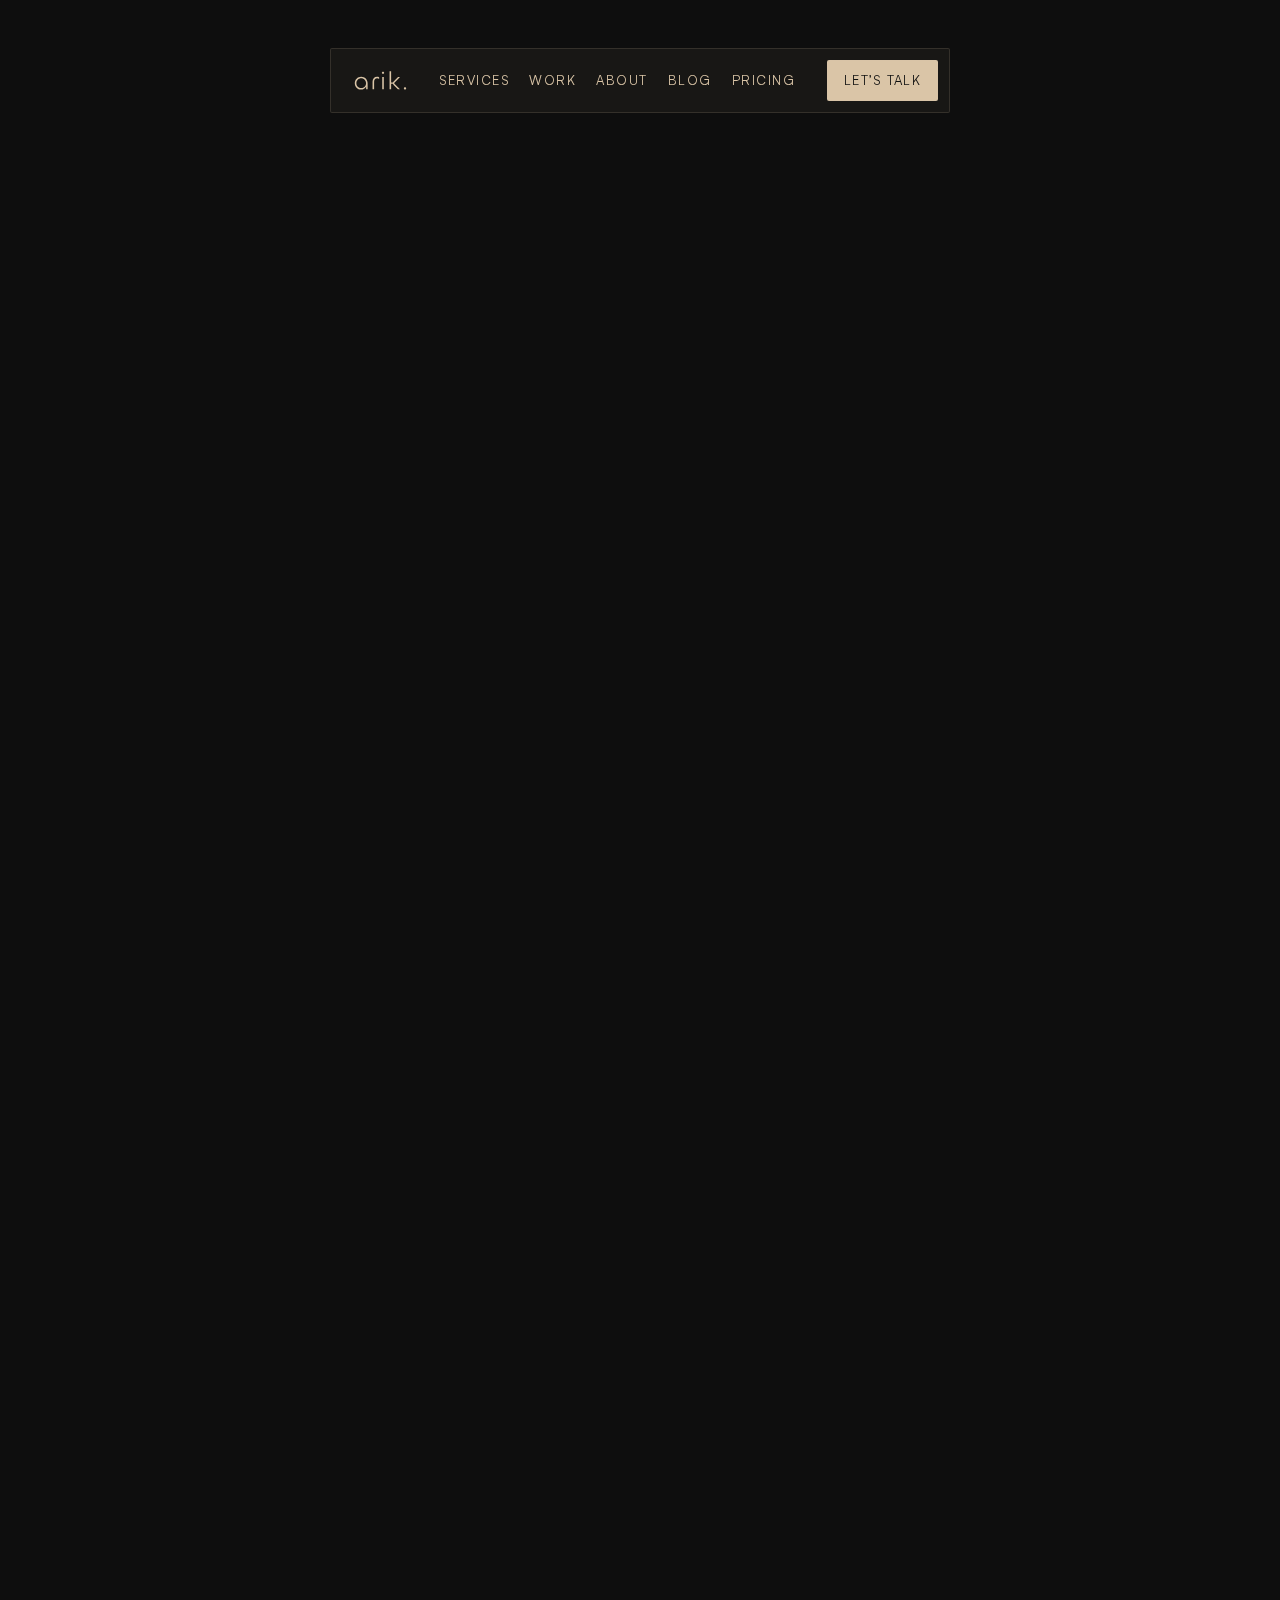
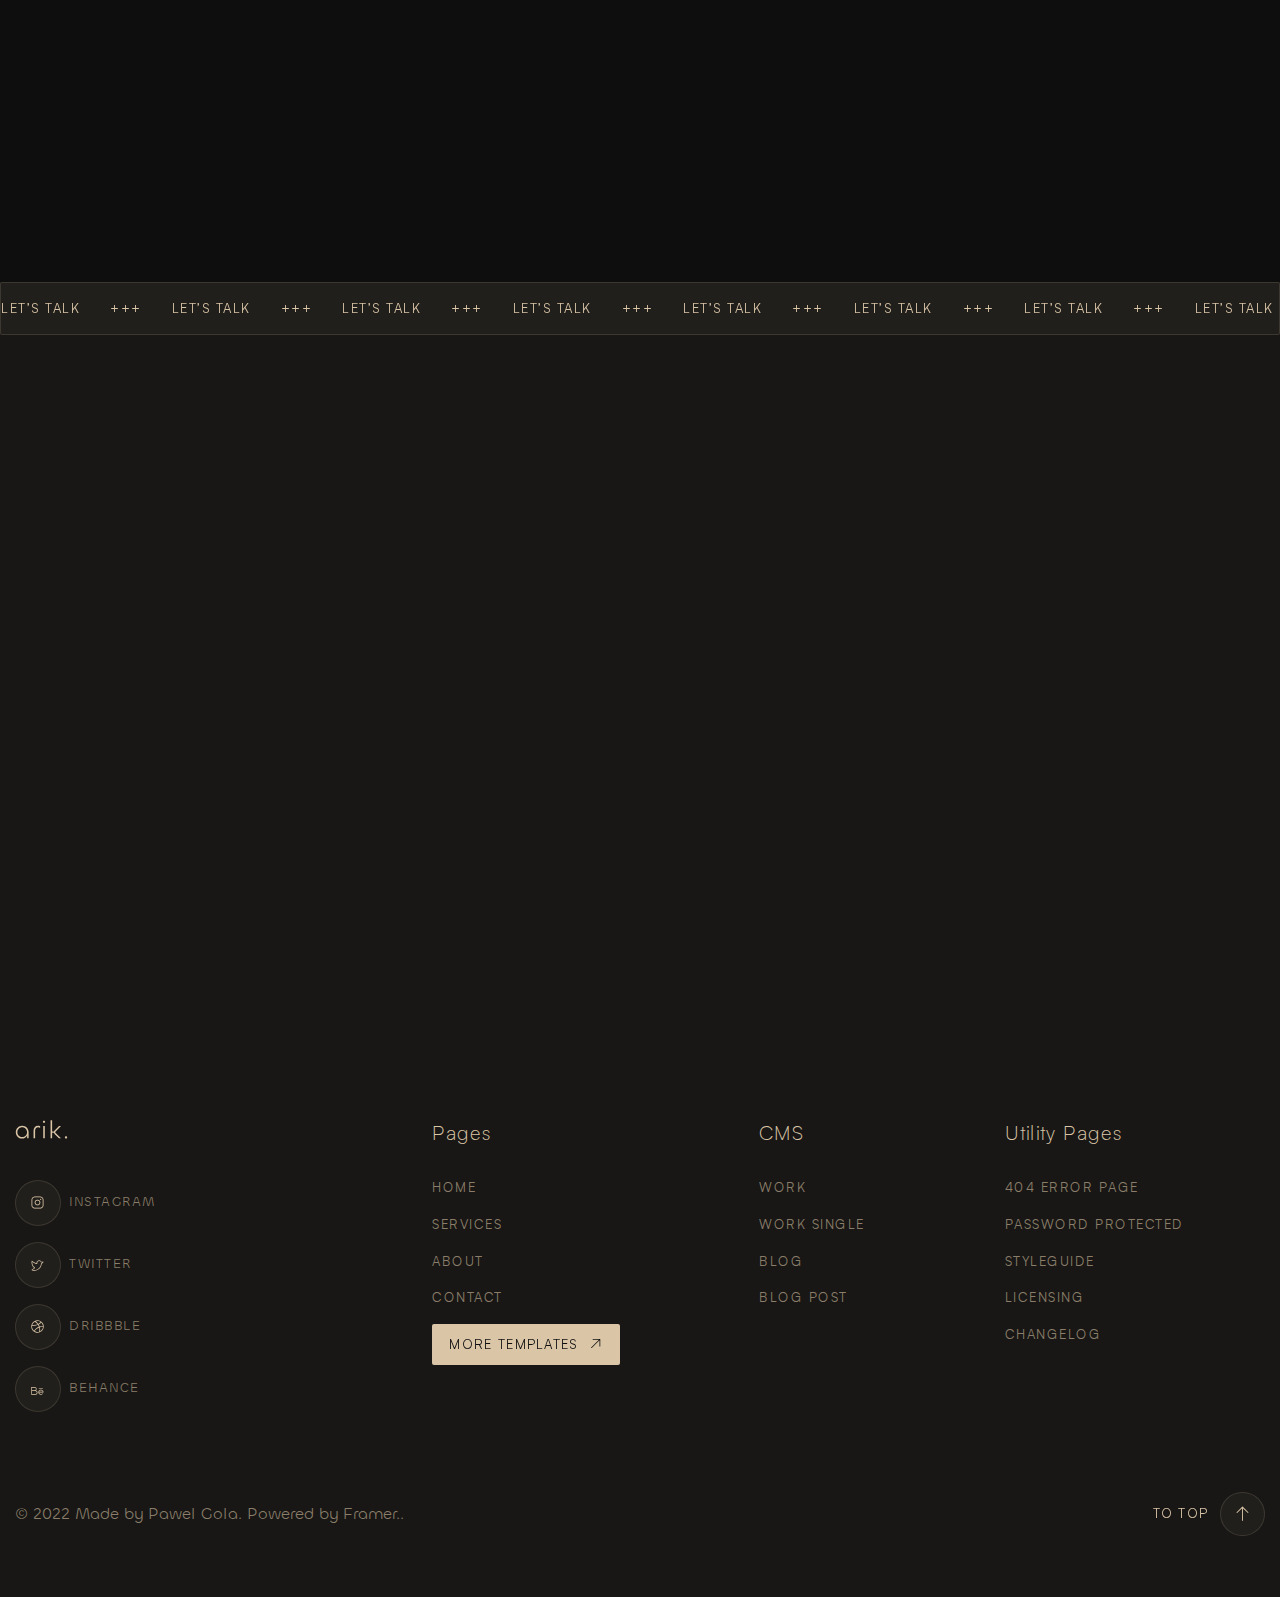
<file: arik/services.html>
<!doctype html>
<html lang="en">

<head>
	<meta charset="UTF-8">
	<meta name="viewport" content="width=device-width, initial-scale=1.0">
	<link rel="preload" href="./assets/fonts/Satoshi-Regular.woff2" as="font" type="font/woff2" crossorigin="anonymous">
	<link rel="preload" href="./assets/fonts/Satoshi-Light.woff2" as="font" type="font/woff2" crossorigin="anonymous">
	<link rel="preload" href="./assets/fonts/Gambetta-LightItalic.woff2" as="font" type="font/woff2"
		crossorigin="anonymous">
	<link rel="preload" href="./assets/fonts/Chillax-Regular.woff2" as="font" type="font/woff2" crossorigin="anonymous">
	<link rel="preload" href="./assets/fonts/Chillax-Light.woff2" as="font" type="font/woff2" crossorigin="anonymous">
	<link rel="shortcut icon" href="./assets/img/favicon.ico">
	<title>Services</title>
	<script type="module" crossorigin="" src="./js/services.min.js?v=1762854753317"></script>
	<link rel="modulepreload" crossorigin="" href="./js/app.min.js">
	<link rel="modulepreload" crossorigin="" href="./js/blockhead.min.js">
	<link rel="stylesheet" crossorigin="" href="./css/app.min.css?v=1762854753317">
	<link rel="stylesheet" crossorigin="" href="./css/blockhead.min.css?v=1762854753317">
	<link rel="stylesheet" crossorigin="" href="./css/services.min.css?v=1762854753317">
</head>

<body>
	<div class="wrapper">
		<header data-fls-header="" data-fls-header-scroll="150" data-fls-header-scroll-show="1000" class="header">
			<div class="header__container">
				<div class="header__body">
					<a href="index.html" class="header__link-logo">
						<img class="header__logo" src="./assets/img/logo.svg" alt="Logo">
					</a>
					<div class="header__menu menu">
						<nav class="menu__body">
							<ul class="menu__list">
								<li class="menu__item">
									<a href="./services.html" class="menu__link">Services</a>
								</li>
								<li class="menu__item">
									<a href="./work.html" class="menu__link">Work</a>
								</li>
								<li class="menu__item">
									<a href="./about.html" class="menu__link">About</a>
								</li>
								<li class="menu__item">
									<a href="./blog.html" class="menu__link">Blog</a>
								</li>
								<li class="menu__item">
									<a href="./pricing.html" class="menu__link">Pricing</a>
								</li>
							</ul>
						</nav>
					</div>
					<a href="./contacts.html" data-fls-button="" class="header__button button button--lite">Let’s talk</a>
					<button type="button" data-fls-menu="" class="icon-menu">
						<span></span>
					</button>
				</div>
			</div>
		</header>
		<main class="page page--services">
			<section class="page__hero-services hero-services">
				<div class="hero-services__container">
					<div data-fls-blockhead="" class="hero-services__blockhead blockhead">
						<h1 class="blockhead__title">
							Web
							<br>
							Design
							<span>& Framer</span>
						</h1>
						<div class="blockhead__text">
							<p>
								Premium web design, development, and SEO services to help your business stand out.
							</p>
						</div>
					</div>
					<a href="#" data-fls-scrollto=".services" data-fls-scrollto-top="120" data-fls-button=""
						class="hero-services__button button button--text button--text-big button--icon-arrow button--arrow-d">My
						Services</a>
					<picture>
						<source media="(max-width: 600px)" srcset="./assets/img/services/hero-image-600.webp"
							type="image/webp">
						<source media="(max-width: 1200px)" srcset="./assets/img/services/hero-image-1200.webp"
							type="image/webp">
						<img class="hero-services__image" alt="Image" src="./assets/img/services/hero-image.webp">
					</picture>
				</div>
			</section>
			<div data-fls-watcher="" data-fls-watcher-once="" class="page__stats stats">
				<div class="stats__container">
					<article class="stats__item item-stats">
						<h5 class="item-stats__title">Clients</h5>
						<div class="item-stats__value">
							<span data-fls-digcounter="">150</span>
							+
						</div>
					</article>
					<article class="stats__item item-stats">
						<h5 class="item-stats__title">Projects</h5>
						<div class="item-stats__value">
							<span data-fls-digcounter="">300</span>
							+
						</div>
					</article>
					<article class="stats__item item-stats">
						<h5 class="item-stats__title">Happy Clients</h5>
						<div class="item-stats__value">
							<span data-fls-digcounter="">100</span>
							%
						</div>
					</article>
					<article class="stats__item item-stats">
						<h5 class="item-stats__title">Followers</h5>
						<div class="item-stats__value">
							<span data-fls-digcounter="">100</span>
							k
						</div>
					</article>
				</div>
			</div>
			<div class="page__services services">
				<div class="services__container">
					<article data-fls-watcher="" data-fls-watcher-once="" data-fls-border=""
						class="services__item item-services">
						<div class="item-services__label">Webdesign</div>
						<h2 class="item-services__title">
							<a href="#" class="item-services__link-title">Transforming Your Ideas into Reality</a>
						</h2>
						<a href="#" class="item-services__link-image">
							<picture>
								<source media="(max-width: 600px)" srcset="./assets/img/works/01-600.webp" type="image/webp">
								<source media="(max-width: 1200px)" srcset="./assets/img/works/01-1200.webp" type="image/webp">
								<img alt="Image" class="item-services__image" src="./assets/img/works/01.webp">
							</picture>
						</a>
						<table class="item-services__table table-services">
							<tr data-fls-showmore="" class="table-services__row">
								<td class="table-services__label">Concept</td>
								<td class="table-services__content">
									<div data-fls-showmore-content="" class="table-services__text">
										<p>
											I take time to understand your business needs and audience to develop
											a unique concept for your website. I'll create wireframes that serve as the foundation
											for
											your
											site's design and functionality.
										</p>
									</div>
									<button hidden data-fls-showmore-button="" type="button" class="table-services__more">
										<span>Show
											More</span>
										<span>Hide</span>
									</button>
								</td>
							</tr>
							<tr data-fls-showmore="" class="table-services__row">
								<td class="table-services__label">UX / Ui Design</td>
								<td class="table-services__content">
									<div data-fls-showmore-content="" class="table-services__text">
										<p>
											I'll design a user-friendly interface that is visually appealing and engages your
											target
											audience. Your website will be created to meet your brand's needs and goals while
											ensuring a
											seamless user experience.
										</p>
									</div>
									<button hidden data-fls-showmore-button="" type="button" class="table-services__more">
										<span>Show
											More</span>
										<span>Hide</span>
									</button>
								</td>
							</tr>
							<tr data-fls-showmore="" class="table-services__row">
								<td class="table-services__label">Prototype</td>
								<td class="table-services__content">
									<div data-fls-showmore-content="" class="table-services__text">
										<p>
											With an interactive prototype, you'll have the ability to test your website's
											functionality
											before it goes live. This will ensure that your website's design and user experience
											are
											optimized for your audience's needs and preferences.
										</p>
									</div>
									<button hidden data-fls-showmore-button="" type="button" class="table-services__more">
										<span>Show
											More</span>
										<span>Hide</span>
									</button>
								</td>
							</tr>
						</table>
					</article>
					<article data-fls-watcher="" data-fls-watcher-once="" data-fls-border=""
						class="services__item item-services">
						<div class="item-services__label">Development</div>
						<h2 class="item-services__title">
							<a href="#" class="item-services__link-title">Developing High-Performance Websites and Web
								Applications</a>
						</h2>
						<a href="#" class="item-services__link-image">
							<picture>
								<source media="(max-width: 600px)" srcset="./assets/img/works/04-600.webp" type="image/webp">
								<source media="(max-width: 1200px)" srcset="./assets/img/works/04-1200.webp" type="image/webp">
								<img alt="Image" class="item-services__image" src="./assets/img/works/04.webp">
							</picture>
						</a>
						<table class="item-services__table table-services">
							<tr data-fls-showmore="" class="table-services__row">
								<td class="table-services__label">Framer</td>
								<td class="table-services__content">
									<div data-fls-showmore-content="" class="table-services__text">
										<p>
											I specialize in developing web applications using Framer. From custom animations to
											complex
											interactions, I bring your web app to life.ity.
										</p>
									</div>
									<button hidden data-fls-showmore-button="" type="button" class="table-services__more">
										<span>Show
											More</span>
										<span>Hide</span>
									</button>
								</td>
							</tr>
							<tr data-fls-showmore="" class="table-services__row">
								<td class="table-services__label">CMS Integration</td>
								<td class="table-services__content">
									<div data-fls-showmore-content="" class="table-services__text">
										<p>
											I can help you streamline your content management process by integrating a CMS into
											your
											website. Say goodbye to manual updates and hello to efficiency.
										</p>
									</div>
									<button hidden data-fls-showmore-button="" type="button" class="table-services__more">
										<span>Show
											More</span>
										<span>Hide</span>
									</button>
								</td>
							</tr>
							<tr data-fls-showmore="" class="table-services__row">
								<td class="table-services__label">WEb Design System</td>
								<td class="table-services__content">
									<div data-fls-showmore-content="" class="table-services__text">
										<p>
											I use a modular design approach to create a web design system that ensures consistency
											throughout your website. This results in a professional and cohesive online presence.
										</p>
									</div>
									<button hidden data-fls-showmore-button="" type="button" class="table-services__more">
										<span>Show
											More</span>
										<span>Hide</span>
									</button>
								</td>
							</tr>
						</table>
					</article>
					<article data-fls-watcher="" data-fls-watcher-once="" data-fls-border=""
						class="services__item item-services">
						<div class="item-services__label">SEO & content</div>
						<h2 class="item-services__title">
							<a href="#" class="item-services__link-title">Boosting Your Website's Organic Search Traffic</a>
						</h2>
						<a href="#" class="item-services__link-image">
							<picture>
								<source media="(max-width: 600px)" srcset="./assets/img/works/03-600.webp" type="image/webp">
								<source media="(max-width: 1200px)" srcset="./assets/img/works/03-1200.webp" type="image/webp">
								<img alt="Image" class="item-services__image" src="./assets/img/works/03.webp">
							</picture>
						</a>
						<table class="item-services__table table-services">
							<tr data-fls-showmore="" class="table-services__row">
								<td class="table-services__label">Research</td>
								<td class="table-services__content">
									<div data-fls-showmore-content="" class="table-services__text">
										<p>
											I conduct thorough research to identify the best keywords and strategies to improve
											your
											website's search engine ranking.
										</p>
									</div>
									<button hidden data-fls-showmore-button="" type="button" class="table-services__more">
										<span>Show
											More</span>
										<span>Hide</span>
									</button>
								</td>
							</tr>
							<tr data-fls-showmore="" class="table-services__row">
								<td class="table-services__label">SEo Ranking</td>
								<td class="table-services__content">
									<div data-fls-showmore-content="" class="table-services__text">
										<p>
											My SEO services are designed to improve your website's visibility on search engines,
											increasing your organic traffic and driving more leads and sales.
										</p>
									</div>
									<button hidden data-fls-showmore-button="" type="button" class="table-services__more">
										<span>Show
											More</span>
										<span>Hide</span>
									</button>
								</td>
							</tr>
							<tr data-fls-showmore="" class="table-services__row">
								<td class="table-services__label">SEO Support</td>
								<td class="table-services__content">
									<div data-fls-showmore-content="" class="table-services__text">
										<p>
											With ongoing SEO support, I ensure that your website stays up-to-date with the latest
											SEO
											best practices, keeping you ahead of the competition.
										</p>
									</div>
									<button hidden data-fls-showmore-button="" type="button" class="table-services__more">
										<span>Show
											More</span>
										<span>Hide</span>
									</button>
								</td>
							</tr>
						</table>
					</article>
				</div>
			</div>
		</main>
		<aside data-fls-letstalk="" class="lets-talk">
			<div data-fls-marquee="" data-fls-marquee-speed="100" data-fls-border="" class="lets-talk__line line-talk">
				<div class="line-talk__item">Let’s talk</div>
				<div class="line-talk__item">+++</div>
			</div>
			<section class="lets-talk__body">
				<div class="lets-talk__container">
					<div data-fls-blockhead="" class="blockhead blockhead--gap-8">
						<span data-fls-watcher="" data-fls-watcher-once="" class="blockhead__label">Project in mind?</span>
						<h2 data-fls-watcher="" data-fls-watcher-once="" class="blockhead__title">
							Let’s make your
							<span>Website shine</span>
						</h2>
						<div data-fls-watcher="" data-fls-watcher-once="" class="blockhead__text">
							<p>Premium web design, webflow, and SEO services to help your business stand out.</p>
						</div>
						<div data-fls-watcher="" data-fls-watcher-once="" class="blockhead__footer">
							<a href="#" data-fls-button=""
								class="blockhead__button button button--lite button--icon button--icon-arrow button--arrow-ru">Get
								in touch</a>
						</div>
					</div>
				</div>
			</section>
		</aside>
		<footer data-fls-footer="" class="footer">
			<div class="footer__container">
				<div class="footer__body body-footer">
					<div class="body-footer__content content-footer">
						<a href="" class="content-footer__link-logo">
							<img src="./assets/img/logo.svg" alt="logo" class="content-footer__logo">
						</a>
						<ul data-fls-social="" class="content-footer__social social social--text">
							<li class="social__item">
								<a href="#" target="_blank" class="social__link social__link--icon-s-inst">Instagram</a>
							</li>
							<li class="social__item">
								<a href="#" target="_blank" class="social__link social__link--icon-s-twr">Twitter</a>
							</li>
							<li class="social__item">
								<a href="#" target="_blank" class="social__link social__link--icon--icon-s-dribble">Dribbble</a>
							</li>
							<li class="social__item">
								<a href="#" target="_blank" class="social__link social__link--icon-s---icon-s-bh">Behance</a>
							</li>
						</ul>
					</div>
					<div data-fls-spollers="600" class="body-footer__menus">
						<details class="body-footer__menu">
							<summary>
								<h5 class="body-footer__title">Pages</h5>
							</summary>
							<ul class="body-footer__list">
								<li class="body-footer__item">
									<a href="#" class="body-footer__link">Home</a>
								</li>
								<li class="body-footer__item">
									<a href="#" class="body-footer__link">Services</a>
								</li>
								<li class="body-footer__item">
									<a href="#" class="body-footer__link">About</a>
								</li>
								<li class="body-footer__item">
									<a href="#" class="body-footer__link">Contact</a>
								</li>
								<li class="body-footer__item">
									<a href="#" data-fls-button=""
										class="body-footer__button button button--lite button--icon button--icon-arrow button--arrow-ru">More
										Templates</a>
								</li>
							</ul>
						</details>
						<details class="body-footer__menu">
							<summary>
								<h5 class="body-footer__title">CMS</h5>
							</summary>
							<ul class="body-footer__list">
								<li class="body-footer__item">
									<a href="#" class="body-footer__link">Work</a>
								</li>
								<li class="body-footer__item">
									<a href="#" class="body-footer__link">Work Single</a>
								</li>
								<li class="body-footer__item">
									<a href="#" class="body-footer__link">Blog</a>
								</li>
								<li class="body-footer__item">
									<a href="#" class="body-footer__link">Blog Post</a>
								</li>
							</ul>
						</details>
						<details class="body-footer__menu">
							<summary>
								<h5 class="body-footer__title">Utility Pages</h5>
							</summary>
							<ul class="body-footer__list">
								<li class="body-footer__item">
									<a href="#" class="body-footer__link">404 Error Page</a>
								</li>
								<li class="body-footer__item">
									<a href="#" class="body-footer__link">Password Protected</a>
								</li>
								<li class="body-footer__item">
									<a href="#" class="body-footer__link">Styleguide</a>
								</li>
								<li class="body-footer__item">
									<a href="#" class="body-footer__link">Licensing</a>
								</li>
								<li class="body-footer__item">
									<a href="#" class="body-footer__link">Changelog</a>
								</li>
							</ul>
						</details>
					</div>
				</div>
				<div class="footer__bottom bottom-footer">
					<div class="bottom-footer__copy">© 2022 Made by Pawel Gola. Powered by Framer..</div>
					<a href="#" data-fls-scrollto="main" data-fls-button=""
						class="bottom-footer__up button button--text button--text-big button--icon-arrow button--icon">To
						Top</a>
				</div>
			</div>
		</footer>
	</div>
</body>

</html>
</file>
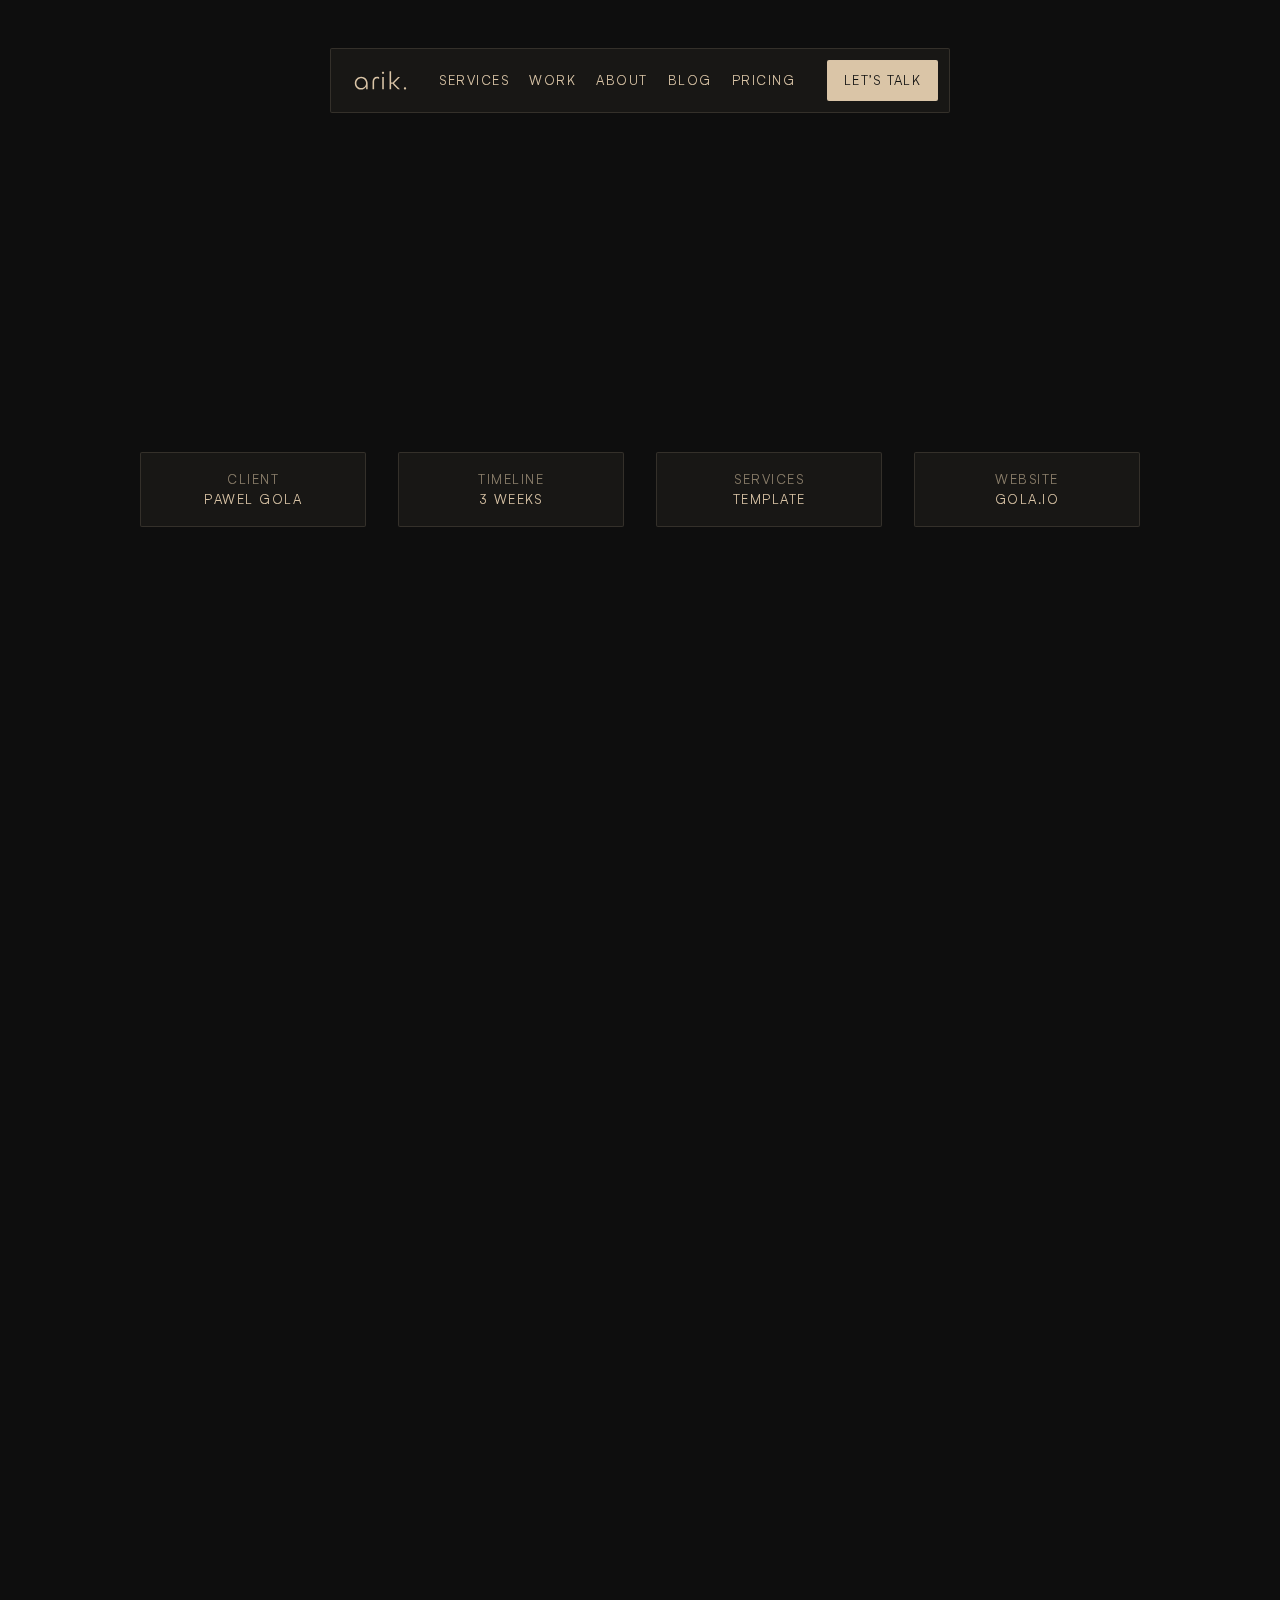
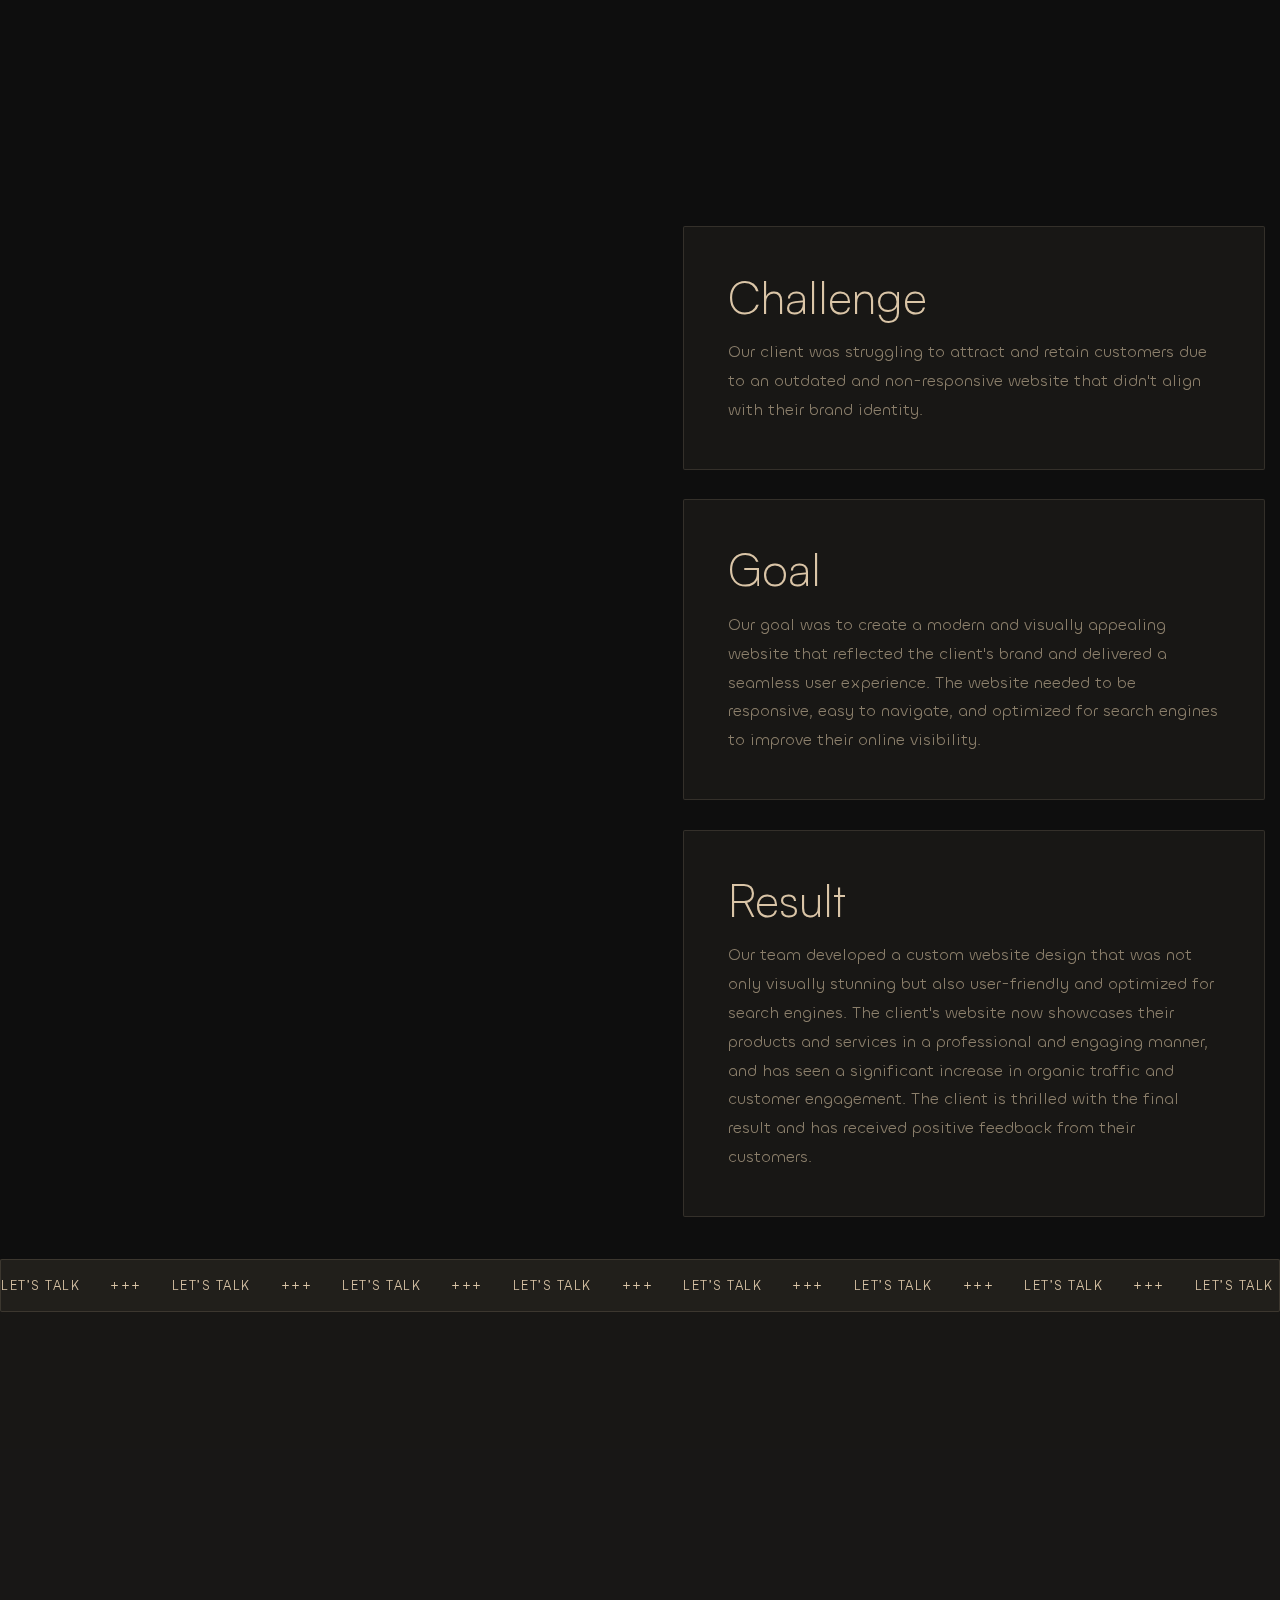
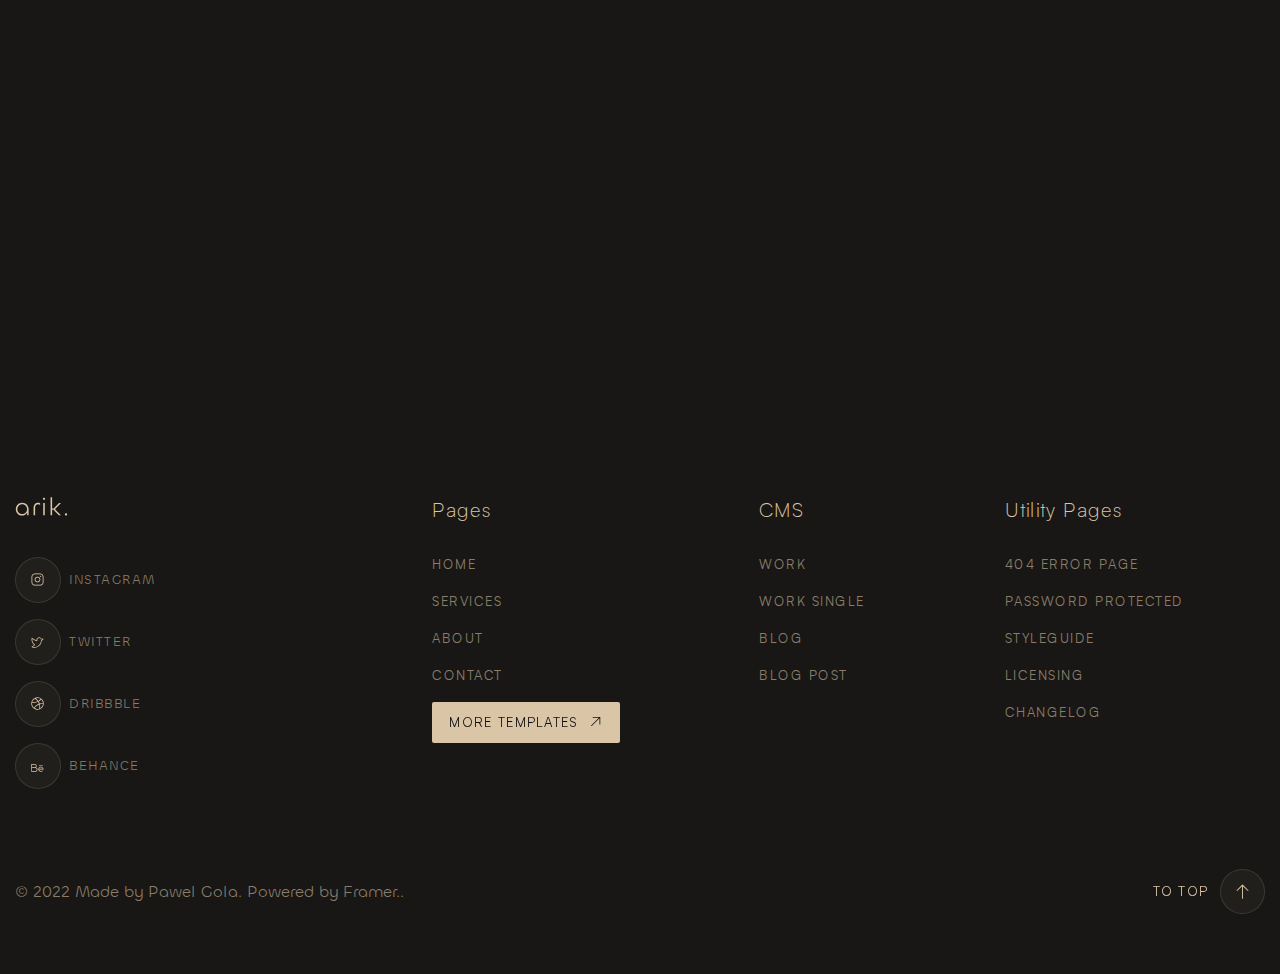
<file: arik/singlework.html>
<!doctype html>
<html lang="en">

<head>
	<meta charset="UTF-8">
	<meta name="viewport" content="width=device-width, initial-scale=1.0">
	<link rel="preload" href="./assets/fonts/Satoshi-Regular.woff2" as="font" type="font/woff2" crossorigin="anonymous">
	<link rel="preload" href="./assets/fonts/Satoshi-Light.woff2" as="font" type="font/woff2" crossorigin="anonymous">
	<link rel="preload" href="./assets/fonts/Gambetta-LightItalic.woff2" as="font" type="font/woff2"
		crossorigin="anonymous">
	<link rel="preload" href="./assets/fonts/Chillax-Regular.woff2" as="font" type="font/woff2" crossorigin="anonymous">
	<link rel="preload" href="./assets/fonts/Chillax-Light.woff2" as="font" type="font/woff2" crossorigin="anonymous">
	<link rel="shortcut icon" href="./assets/img/favicon.ico">
	<title>Singlework</title>
	<script type="module" crossorigin="" src="./js/app.min.js?v=1762854753316"></script>
	<script type="module" crossorigin="" src="./js/blockhead.min.js?v=1762854753316"></script>
	<link rel="stylesheet" crossorigin="" href="./css/app.min.css?v=1762854753316">
	<link rel="stylesheet" crossorigin="" href="./css/blockhead.min.css?v=1762854753316">
	<link rel="stylesheet" crossorigin="" href="./css/singlework.min.css?v=1762854753316">
	<link rel="stylesheet" crossorigin="" href="./css/title.min.css?v=1762854753316">
	<link rel="stylesheet" crossorigin="" href="./css/label.min.css?v=1762854753316">
</head>

<body>
	<div class="wrapper">
		<header data-fls-header="" data-fls-header-scroll="150" data-fls-header-scroll-show="1000" class="header">
			<div class="header__container">
				<div class="header__body">
					<a href="index.html" class="header__link-logo">
						<img class="header__logo" src="./assets/img/logo.svg" alt="Logo">
					</a>
					<div class="header__menu menu">
						<nav class="menu__body">
							<ul class="menu__list">
								<li class="menu__item">
									<a href="./services.html" class="menu__link">Services</a>
								</li>
								<li class="menu__item">
									<a href="./work.html" class="menu__link">Work</a>
								</li>
								<li class="menu__item">
									<a href="./about.html" class="menu__link">About</a>
								</li>
								<li class="menu__item">
									<a href="./blog.html" class="menu__link">Blog</a>
								</li>
								<li class="menu__item">
									<a href="./pricing.html" class="menu__link">Pricing</a>
								</li>
							</ul>
						</nav>
					</div>
					<a href="./contacts.html" data-fls-button="" class="header__button button button--lite">Let’s talk</a>
					<button type="button" data-fls-menu="" class="icon-menu">
						<span></span>
					</button>
				</div>
			</div>
		</header>
		<main class="page page--singlework singlework">
			<section class="singlework__hero hero-singlework">
				<div class="hero-singlework__container">
					<div data-fls-blockhead="" class="hero-singlework__blockhead blockhead">
						<h1 class="blockhead__title">Space</h1>
						<div class="blockhead__text">
							<p>Modern and visually appealing website that reflected the client's brand.</p>
						</div>
					</div>
					<div class="hero-singlework__info info-singlework">
						<div data-fls-border="" data-fls-label="" class="info-singlework__item">
							<div class="info-singlework__label">Client</div>
							<div class="info-singlework__value">Pawel Gola</div>
						</div>
						<div data-fls-border="" data-fls-label="" class="info-singlework__item">
							<div class="info-singlework__label">Timeline</div>
							<div class="info-singlework__value">3 Weeks</div>
						</div>
						<div data-fls-border="" data-fls-label="" class="info-singlework__item">
							<div class="info-singlework__label">Services</div>
							<div class="info-singlework__value">Template</div>
						</div>
						<div data-fls-border="" data-fls-label="" class="info-singlework__item">
							<div class="info-singlework__label">Website</div>
							<div class="info-singlework__value">gola.io</div>
						</div>
					</div>
					<a href="#" data-fls-scrollto=".body-singlework" data-fls-scrollto-top="120" data-fls-button=""
						class="hero-singlework__button button button--text button--text-big button--icon-arrow button--arrow-d">More
						Details</a>
				</div>
			</section>
			<div class="singlework__project project-singlework">
				<div class="project-singlework__container">
					<figure class="project-singlework__picture">
						<picture>
							<source media="(max-width: 600px)" srcset="./assets/img/works/01-600.webp" type="image/webp">
							<source media="(max-width: 1200px)" srcset="./assets/img/works/01-1200.webp" type="image/webp">
							<img class="project-singlework__image" alt="Image" src="./assets/img/works/01.webp">
						</picture>
					</figure>
				</div>
			</div>
			<section class="singlework__body body-singlework">
				<div data-fls-watcher="" data-fls-watcher-once="" class="body-singlework__container">
					<div data-fls-watcher="" data-fls-watcher-once="" class="body-singlework__content">
						<div class="body-singlework__label" data-fls-label="">About</div>
						<h2 class="body-singlework__title" data-fls-title="">Concept, Design, and Development. All-in-one.
						</h2>
					</div>
					<div class="body-singlework__items">
						<article data-fls-border="" class="body-singlework__item item-body-singlework">
							<h4 class="item-body-singlework__title" data-fls-title="">Challenge</h4>
							<div class="item-body-singlework__text">
								<p>
									Our client was struggling to attract and retain customers due to an outdated and
									non-responsive
									website that didn't align with their brand identity.
								</p>
							</div>
						</article>
						<article data-fls-border="" class="body-singlework__item item-body-singlework">
							<h4 class="item-body-singlework__title" data-fls-title="">Goal</h4>
							<div class="item-body-singlework__text">
								<p>
									Our goal was to create a modern and visually appealing website that reflected the client's
									brand
									and delivered a seamless user experience. The website needed to be responsive, easy to
									navigate,
									and optimized for search engines to improve their online visibility.
								</p>
							</div>
						</article>
						<article data-fls-border="" class="body-singlework__item item-body-singlework">
							<h4 class="item-body-singlework__title" data-fls-title="">Result</h4>
							<div class="item-body-singlework__text">
								<p>
									Our team developed a custom website design that was not only visually stunning but also
									user-friendly and optimized for search engines. The client's website now showcases their
									products
									and services in a professional and engaging manner, and has seen a significant increase in
									organic
									traffic and customer engagement. The client is thrilled with the final result and has
									received
									positive feedback from their customers.
								</p>
							</div>
						</article>
					</div>
				</div>
			</section>
		</main>
		<aside data-fls-letstalk="" class="lets-talk">
			<div data-fls-marquee="" data-fls-marquee-speed="100" data-fls-border="" class="lets-talk__line line-talk">
				<div class="line-talk__item">Let’s talk</div>
				<div class="line-talk__item">+++</div>
			</div>
			<section class="lets-talk__body">
				<div class="lets-talk__container">
					<div data-fls-blockhead="" class="blockhead blockhead--gap-8">
						<span data-fls-watcher="" data-fls-watcher-once="" class="blockhead__label">Project in mind?</span>
						<h2 data-fls-watcher="" data-fls-watcher-once="" class="blockhead__title">
							Let’s make your
							<span>Website shine</span>
						</h2>
						<div data-fls-watcher="" data-fls-watcher-once="" class="blockhead__text">
							<p>Premium web design, webflow, and SEO services to help your business stand out.</p>
						</div>
						<div data-fls-watcher="" data-fls-watcher-once="" class="blockhead__footer">
							<a href="#" data-fls-button=""
								class="blockhead__button button button--lite button--icon button--icon-arrow button--arrow-ru">Get
								in touch</a>
						</div>
					</div>
				</div>
			</section>
		</aside>
		<footer data-fls-footer="" class="footer">
			<div class="footer__container">
				<div class="footer__body body-footer">
					<div class="body-footer__content content-footer">
						<a href="" class="content-footer__link-logo">
							<img src="./assets/img/logo.svg" alt="logo" class="content-footer__logo">
						</a>
						<ul data-fls-social="" class="content-footer__social social social--text">
							<li class="social__item">
								<a href="#" target="_blank" class="social__link social__link--icon-s-inst">Instagram</a>
							</li>
							<li class="social__item">
								<a href="#" target="_blank" class="social__link social__link--icon-s-twr">Twitter</a>
							</li>
							<li class="social__item">
								<a href="#" target="_blank" class="social__link social__link--icon--icon-s-dribble">Dribbble</a>
							</li>
							<li class="social__item">
								<a href="#" target="_blank" class="social__link social__link--icon-s---icon-s-bh">Behance</a>
							</li>
						</ul>
					</div>
					<div data-fls-spollers="600" class="body-footer__menus">
						<details class="body-footer__menu">
							<summary>
								<h5 class="body-footer__title">Pages</h5>
							</summary>
							<ul class="body-footer__list">
								<li class="body-footer__item">
									<a href="#" class="body-footer__link">Home</a>
								</li>
								<li class="body-footer__item">
									<a href="#" class="body-footer__link">Services</a>
								</li>
								<li class="body-footer__item">
									<a href="#" class="body-footer__link">About</a>
								</li>
								<li class="body-footer__item">
									<a href="#" class="body-footer__link">Contact</a>
								</li>
								<li class="body-footer__item">
									<a href="#" data-fls-button=""
										class="body-footer__button button button--lite button--icon button--icon-arrow button--arrow-ru">More
										Templates</a>
								</li>
							</ul>
						</details>
						<details class="body-footer__menu">
							<summary>
								<h5 class="body-footer__title">CMS</h5>
							</summary>
							<ul class="body-footer__list">
								<li class="body-footer__item">
									<a href="#" class="body-footer__link">Work</a>
								</li>
								<li class="body-footer__item">
									<a href="#" class="body-footer__link">Work Single</a>
								</li>
								<li class="body-footer__item">
									<a href="#" class="body-footer__link">Blog</a>
								</li>
								<li class="body-footer__item">
									<a href="#" class="body-footer__link">Blog Post</a>
								</li>
							</ul>
						</details>
						<details class="body-footer__menu">
							<summary>
								<h5 class="body-footer__title">Utility Pages</h5>
							</summary>
							<ul class="body-footer__list">
								<li class="body-footer__item">
									<a href="#" class="body-footer__link">404 Error Page</a>
								</li>
								<li class="body-footer__item">
									<a href="#" class="body-footer__link">Password Protected</a>
								</li>
								<li class="body-footer__item">
									<a href="#" class="body-footer__link">Styleguide</a>
								</li>
								<li class="body-footer__item">
									<a href="#" class="body-footer__link">Licensing</a>
								</li>
								<li class="body-footer__item">
									<a href="#" class="body-footer__link">Changelog</a>
								</li>
							</ul>
						</details>
					</div>
				</div>
				<div class="footer__bottom bottom-footer">
					<div class="bottom-footer__copy">© 2022 Made by Pawel Gola. Powered by Framer..</div>
					<a href="#" data-fls-scrollto="main" data-fls-button=""
						class="bottom-footer__up button button--text button--text-big button--icon-arrow button--icon">To
						Top</a>
				</div>
			</div>
		</footer>
	</div>
</body>

</html>
</file>
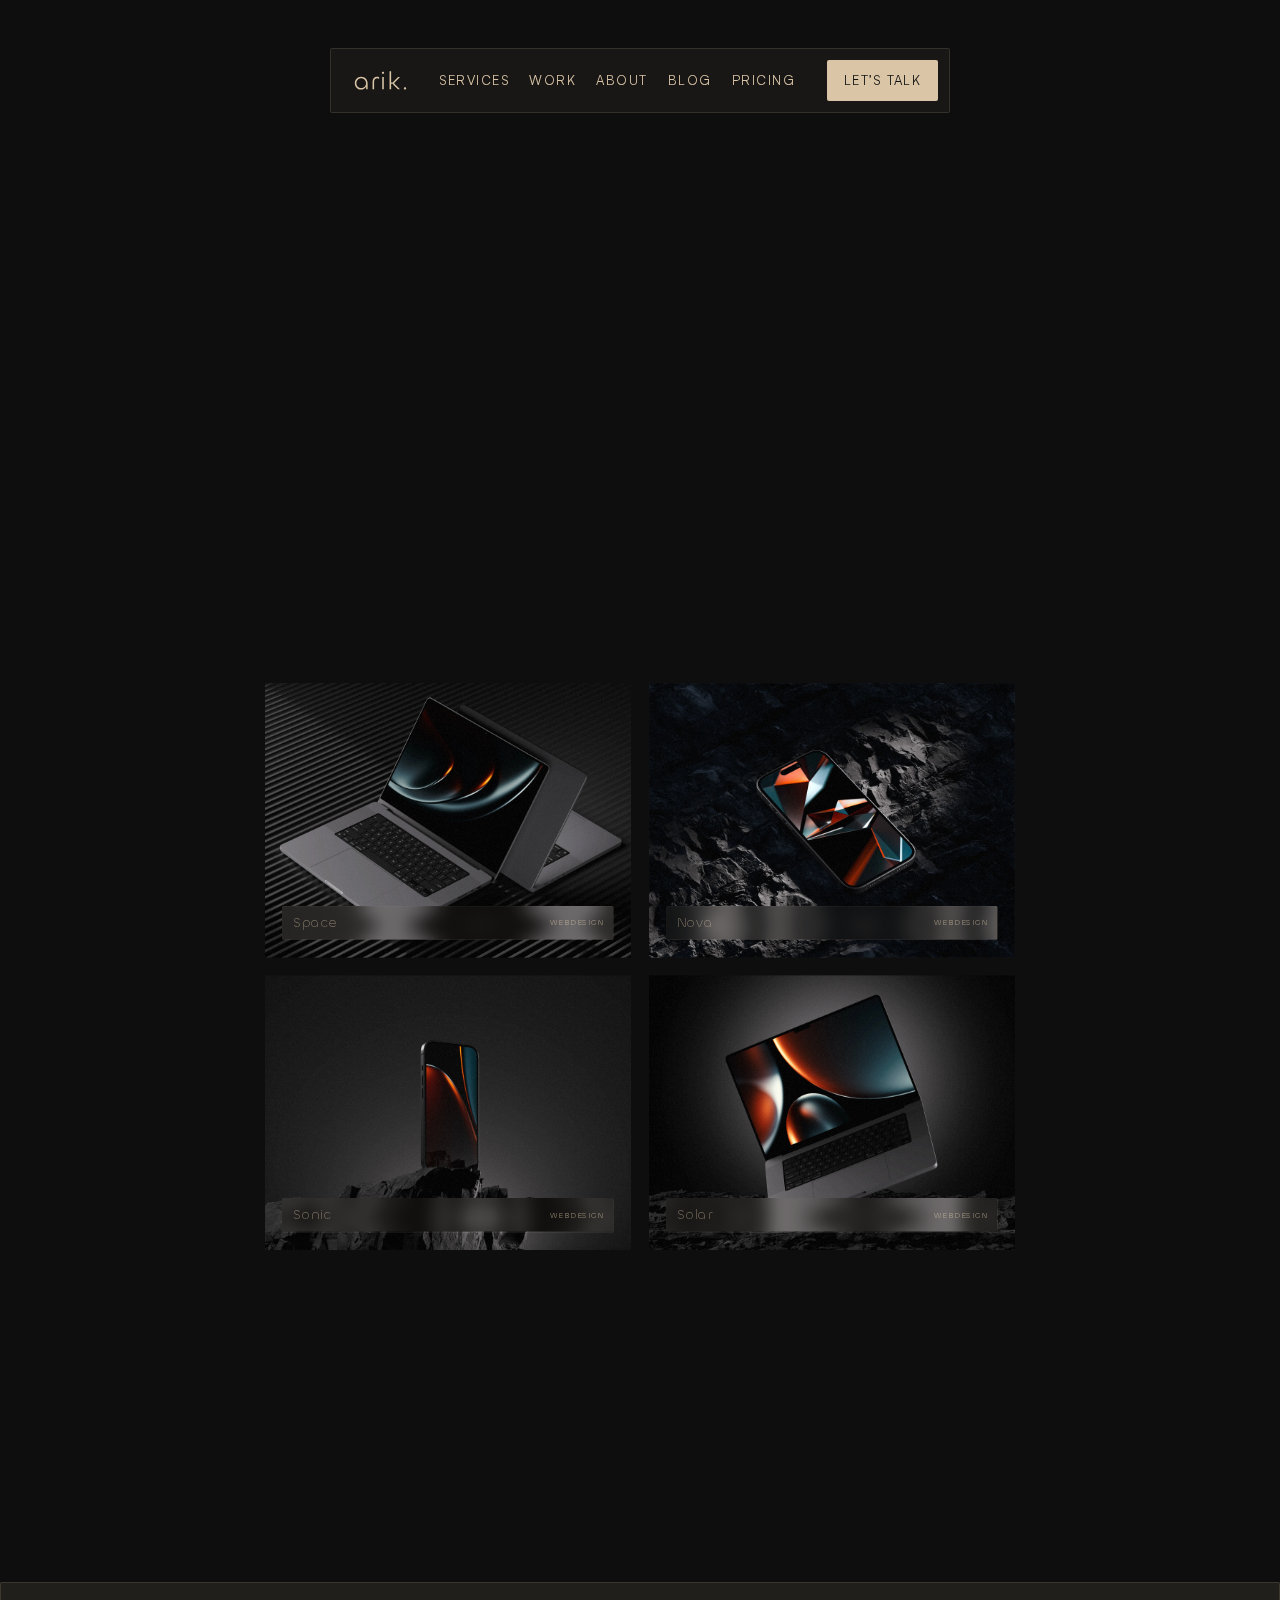
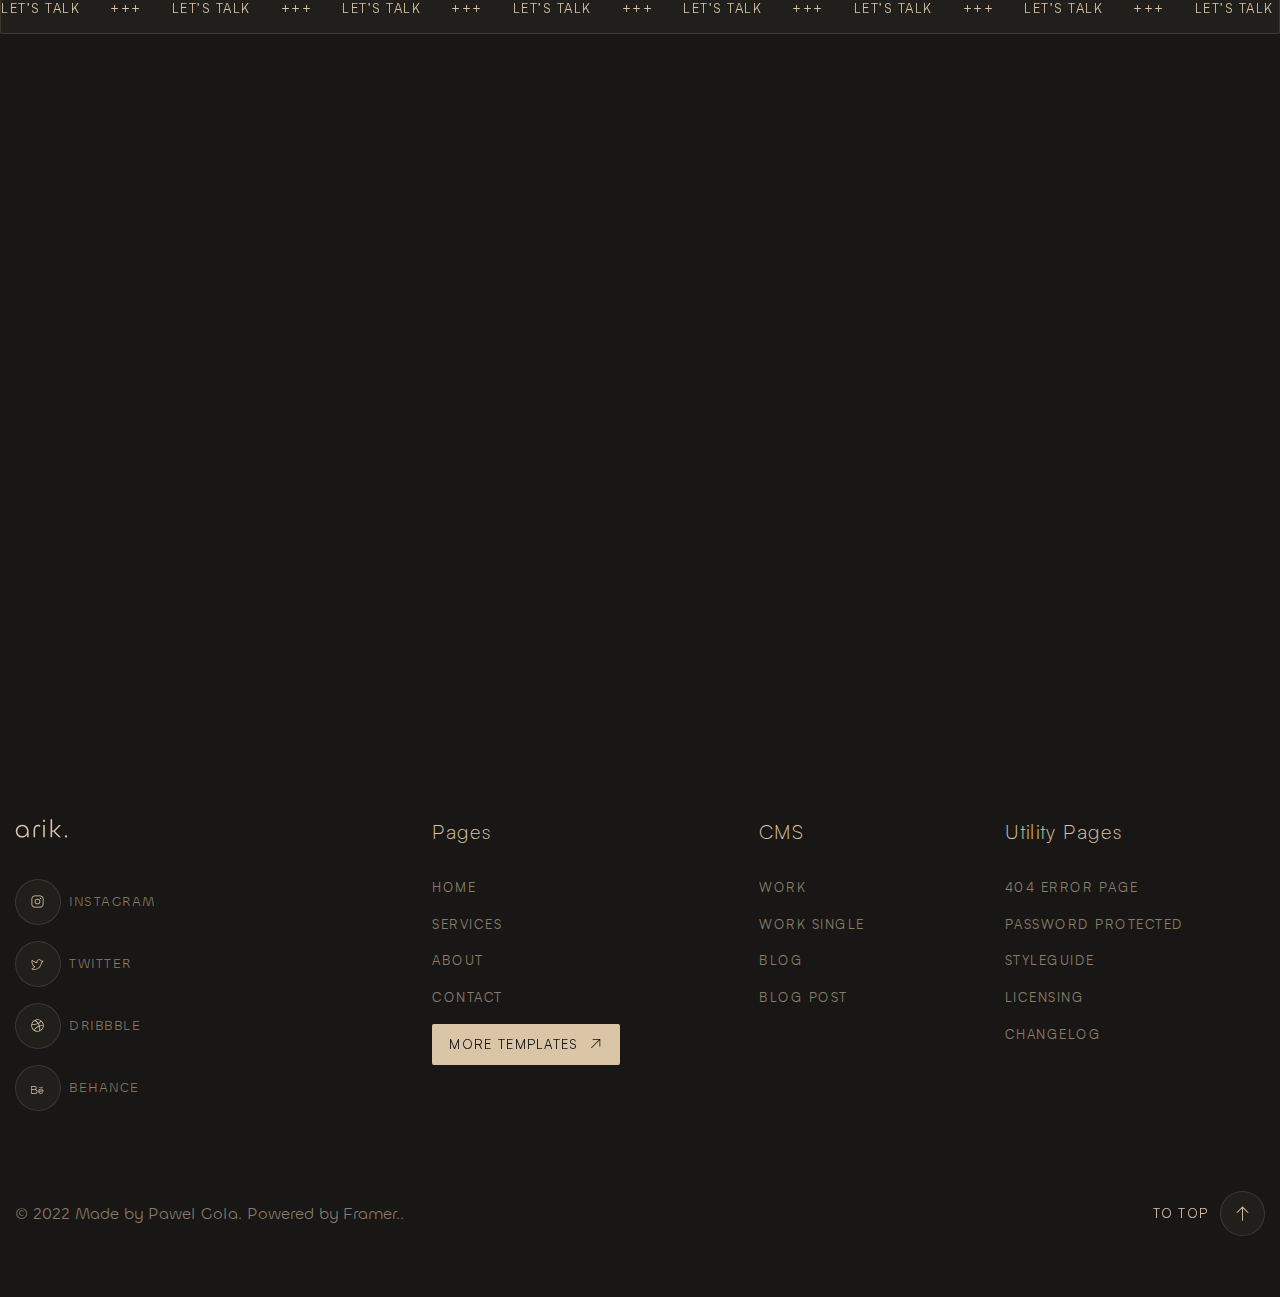
<file: arik/work.html>
<!doctype html>
<html lang="en">

<head>
	<meta charset="UTF-8">
	<meta name="viewport" content="width=device-width, initial-scale=1.0">
	<link rel="preload" href="./assets/fonts/Satoshi-Regular.woff2" as="font" type="font/woff2" crossorigin="anonymous">
	<link rel="preload" href="./assets/fonts/Satoshi-Light.woff2" as="font" type="font/woff2" crossorigin="anonymous">
	<link rel="preload" href="./assets/fonts/Gambetta-LightItalic.woff2" as="font" type="font/woff2"
		crossorigin="anonymous">
	<link rel="preload" href="./assets/fonts/Chillax-Regular.woff2" as="font" type="font/woff2" crossorigin="anonymous">
	<link rel="preload" href="./assets/fonts/Chillax-Light.woff2" as="font" type="font/woff2" crossorigin="anonymous">
	<link rel="shortcut icon" href="./assets/img/favicon.ico">
	<title>Work</title>
	<script type="module" crossorigin="" src="./js/app.min.js?v=1762854753317"></script>
	<script type="module" crossorigin="" src="./js/blockhead.min.js?v=1762854753317"></script>
	<link rel="stylesheet" crossorigin="" href="./css/app.min.css?v=1762854753317">
	<link rel="stylesheet" crossorigin="" href="./css/blockhead.min.css?v=1762854753317">
	<link rel="stylesheet" crossorigin="" href="./css/work.min.css?v=1762854753317">
	<link rel="stylesheet" crossorigin="" href="./css/work.min2.css?v=1762854753317">
</head>

<body>
	<div class="wrapper">
		<header data-fls-header="" data-fls-header-scroll="150" data-fls-header-scroll-show="1000" class="header">
			<div class="header__container">
				<div class="header__body">
					<a href="index.html" class="header__link-logo">
						<img class="header__logo" src="./assets/img/logo.svg" alt="Logo">
					</a>
					<div class="header__menu menu">
						<nav class="menu__body">
							<ul class="menu__list">
								<li class="menu__item">
									<a href="./services.html" class="menu__link">Services</a>
								</li>
								<li class="menu__item">
									<a href="./work.html" class="menu__link">Work</a>
								</li>
								<li class="menu__item">
									<a href="./about.html" class="menu__link">About</a>
								</li>
								<li class="menu__item">
									<a href="./blog.html" class="menu__link">Blog</a>
								</li>
								<li class="menu__item">
									<a href="./pricing.html" class="menu__link">Pricing</a>
								</li>
							</ul>
						</nav>
					</div>
					<a href="./contacts.html" data-fls-button="" class="header__button button button--lite">Let’s talk</a>
					<button type="button" data-fls-menu="" class="icon-menu">
						<span></span>
					</button>
				</div>
			</div>
		</header>
		<main class="page page--work">
			<div class="page__header-work header-work">
				<div data-fls-blockhead="" class="header-work__blockhead blockhead">
					<h1 class="blockhead__title">Work</h1>
					<div class="blockhead__text">
						<p>My latest web design projects and see how we can help bring your ideas to life.</p>
					</div>
				</div>
			</div>
			<section class="page__body-work body-work">
				<div class="body-work__container">
					<div class="body-work__works works">
						<article data-fls-work="" class="item-work">
							<a href="#" class="item-work__picture">
								<picture>
									<source media="(max-width: 600px)" srcset="./assets/img/works/01-600.webp" type="image/webp">
									<source media="(max-width: 1200px)" srcset="./assets/img/works/01-1200.webp"
										type="image/webp">
									<img class="item-work__image" alt="Image" src="./assets/img/works/01.webp">
								</picture>
							</a>
							<div class="item-work__body">
								<h5 class="item-work__name">
									<a href="#" class="item-work__link-name">Space</a>
								</h5>
								<a href="NaN" class="item-work__category">Webdesign</a>
							</div>
						</article>
						<article data-fls-work="" class="item-work">
							<a href="#" class="item-work__picture">
								<picture>
									<source media="(max-width: 600px)" srcset="./assets/img/works/02-600.webp" type="image/webp">
									<source media="(max-width: 1200px)" srcset="./assets/img/works/02-1200.webp"
										type="image/webp">
									<img class="item-work__image" alt="Image" src="./assets/img/works/02.webp">
								</picture>
							</a>
							<div class="item-work__body">
								<h5 class="item-work__name">
									<a href="#" class="item-work__link-name">Nova</a>
								</h5>
								<a href="NaN" class="item-work__category">Webdesign</a>
							</div>
						</article>
						<article data-fls-work="" class="item-work">
							<a href="#" class="item-work__picture">
								<picture>
									<source media="(max-width: 600px)" srcset="./assets/img/works/03-600.webp" type="image/webp">
									<source media="(max-width: 1200px)" srcset="./assets/img/works/03-1200.webp"
										type="image/webp">
									<img class="item-work__image" alt="Image" src="./assets/img/works/03.webp">
								</picture>
							</a>
							<div class="item-work__body">
								<h5 class="item-work__name">
									<a href="#" class="item-work__link-name">Sonic</a>
								</h5>
								<a href="NaN" class="item-work__category">Webdesign</a>
							</div>
						</article>
						<article data-fls-work="" class="item-work">
							<a href="#" class="item-work__picture">
								<picture>
									<source media="(max-width: 600px)" srcset="./assets/img/works/04-600.webp" type="image/webp">
									<source media="(max-width: 1200px)" srcset="./assets/img/works/04-1200.webp"
										type="image/webp">
									<img class="item-work__image" alt="Image" src="./assets/img/works/04.webp">
								</picture>
							</a>
							<div class="item-work__body">
								<h5 class="item-work__name">
									<a href="#" class="item-work__link-name">Solar</a>
								</h5>
								<a href="NaN" class="item-work__category">Webdesign</a>
							</div>
						</article>
					</div>
				</div>
			</section>
		</main>
		<aside data-fls-letstalk="" class="lets-talk">
			<div data-fls-marquee="" data-fls-marquee-speed="100" data-fls-border="" class="lets-talk__line line-talk">
				<div class="line-talk__item">Let’s talk</div>
				<div class="line-talk__item">+++</div>
			</div>
			<section class="lets-talk__body">
				<div class="lets-talk__container">
					<div data-fls-blockhead="" class="blockhead blockhead--gap-8">
						<span data-fls-watcher="" data-fls-watcher-once="" class="blockhead__label">Project in mind?</span>
						<h2 data-fls-watcher="" data-fls-watcher-once="" class="blockhead__title">
							Let’s make your
							<span>Website shine</span>
						</h2>
						<div data-fls-watcher="" data-fls-watcher-once="" class="blockhead__text">
							<p>Premium web design, webflow, and SEO services to help your business stand out.</p>
						</div>
						<div data-fls-watcher="" data-fls-watcher-once="" class="blockhead__footer">
							<a href="#" data-fls-button=""
								class="blockhead__button button button--lite button--icon button--icon-arrow button--arrow-ru">Get
								in touch</a>
						</div>
					</div>
				</div>
			</section>
		</aside>
		<footer data-fls-footer="" class="footer">
			<div class="footer__container">
				<div class="footer__body body-footer">
					<div class="body-footer__content content-footer">
						<a href="" class="content-footer__link-logo">
							<img src="./assets/img/logo.svg" alt="logo" class="content-footer__logo">
						</a>
						<ul data-fls-social="" class="content-footer__social social social--text">
							<li class="social__item">
								<a href="#" target="_blank" class="social__link social__link--icon-s-inst">Instagram</a>
							</li>
							<li class="social__item">
								<a href="#" target="_blank" class="social__link social__link--icon-s-twr">Twitter</a>
							</li>
							<li class="social__item">
								<a href="#" target="_blank" class="social__link social__link--icon--icon-s-dribble">Dribbble</a>
							</li>
							<li class="social__item">
								<a href="#" target="_blank" class="social__link social__link--icon-s---icon-s-bh">Behance</a>
							</li>
						</ul>
					</div>
					<div data-fls-spollers="600" class="body-footer__menus">
						<details class="body-footer__menu">
							<summary>
								<h5 class="body-footer__title">Pages</h5>
							</summary>
							<ul class="body-footer__list">
								<li class="body-footer__item">
									<a href="#" class="body-footer__link">Home</a>
								</li>
								<li class="body-footer__item">
									<a href="#" class="body-footer__link">Services</a>
								</li>
								<li class="body-footer__item">
									<a href="#" class="body-footer__link">About</a>
								</li>
								<li class="body-footer__item">
									<a href="#" class="body-footer__link">Contact</a>
								</li>
								<li class="body-footer__item">
									<a href="#" data-fls-button=""
										class="body-footer__button button button--lite button--icon button--icon-arrow button--arrow-ru">More
										Templates</a>
								</li>
							</ul>
						</details>
						<details class="body-footer__menu">
							<summary>
								<h5 class="body-footer__title">CMS</h5>
							</summary>
							<ul class="body-footer__list">
								<li class="body-footer__item">
									<a href="#" class="body-footer__link">Work</a>
								</li>
								<li class="body-footer__item">
									<a href="#" class="body-footer__link">Work Single</a>
								</li>
								<li class="body-footer__item">
									<a href="#" class="body-footer__link">Blog</a>
								</li>
								<li class="body-footer__item">
									<a href="#" class="body-footer__link">Blog Post</a>
								</li>
							</ul>
						</details>
						<details class="body-footer__menu">
							<summary>
								<h5 class="body-footer__title">Utility Pages</h5>
							</summary>
							<ul class="body-footer__list">
								<li class="body-footer__item">
									<a href="#" class="body-footer__link">404 Error Page</a>
								</li>
								<li class="body-footer__item">
									<a href="#" class="body-footer__link">Password Protected</a>
								</li>
								<li class="body-footer__item">
									<a href="#" class="body-footer__link">Styleguide</a>
								</li>
								<li class="body-footer__item">
									<a href="#" class="body-footer__link">Licensing</a>
								</li>
								<li class="body-footer__item">
									<a href="#" class="body-footer__link">Changelog</a>
								</li>
							</ul>
						</details>
					</div>
				</div>
				<div class="footer__bottom bottom-footer">
					<div class="bottom-footer__copy">© 2022 Made by Pawel Gola. Powered by Framer..</div>
					<a href="#" data-fls-scrollto="main" data-fls-button=""
						class="bottom-footer__up button button--text button--text-big button--icon-arrow button--icon">To
						Top</a>
				</div>
			</div>
		</footer>
	</div>
</body>

</html>
</file>
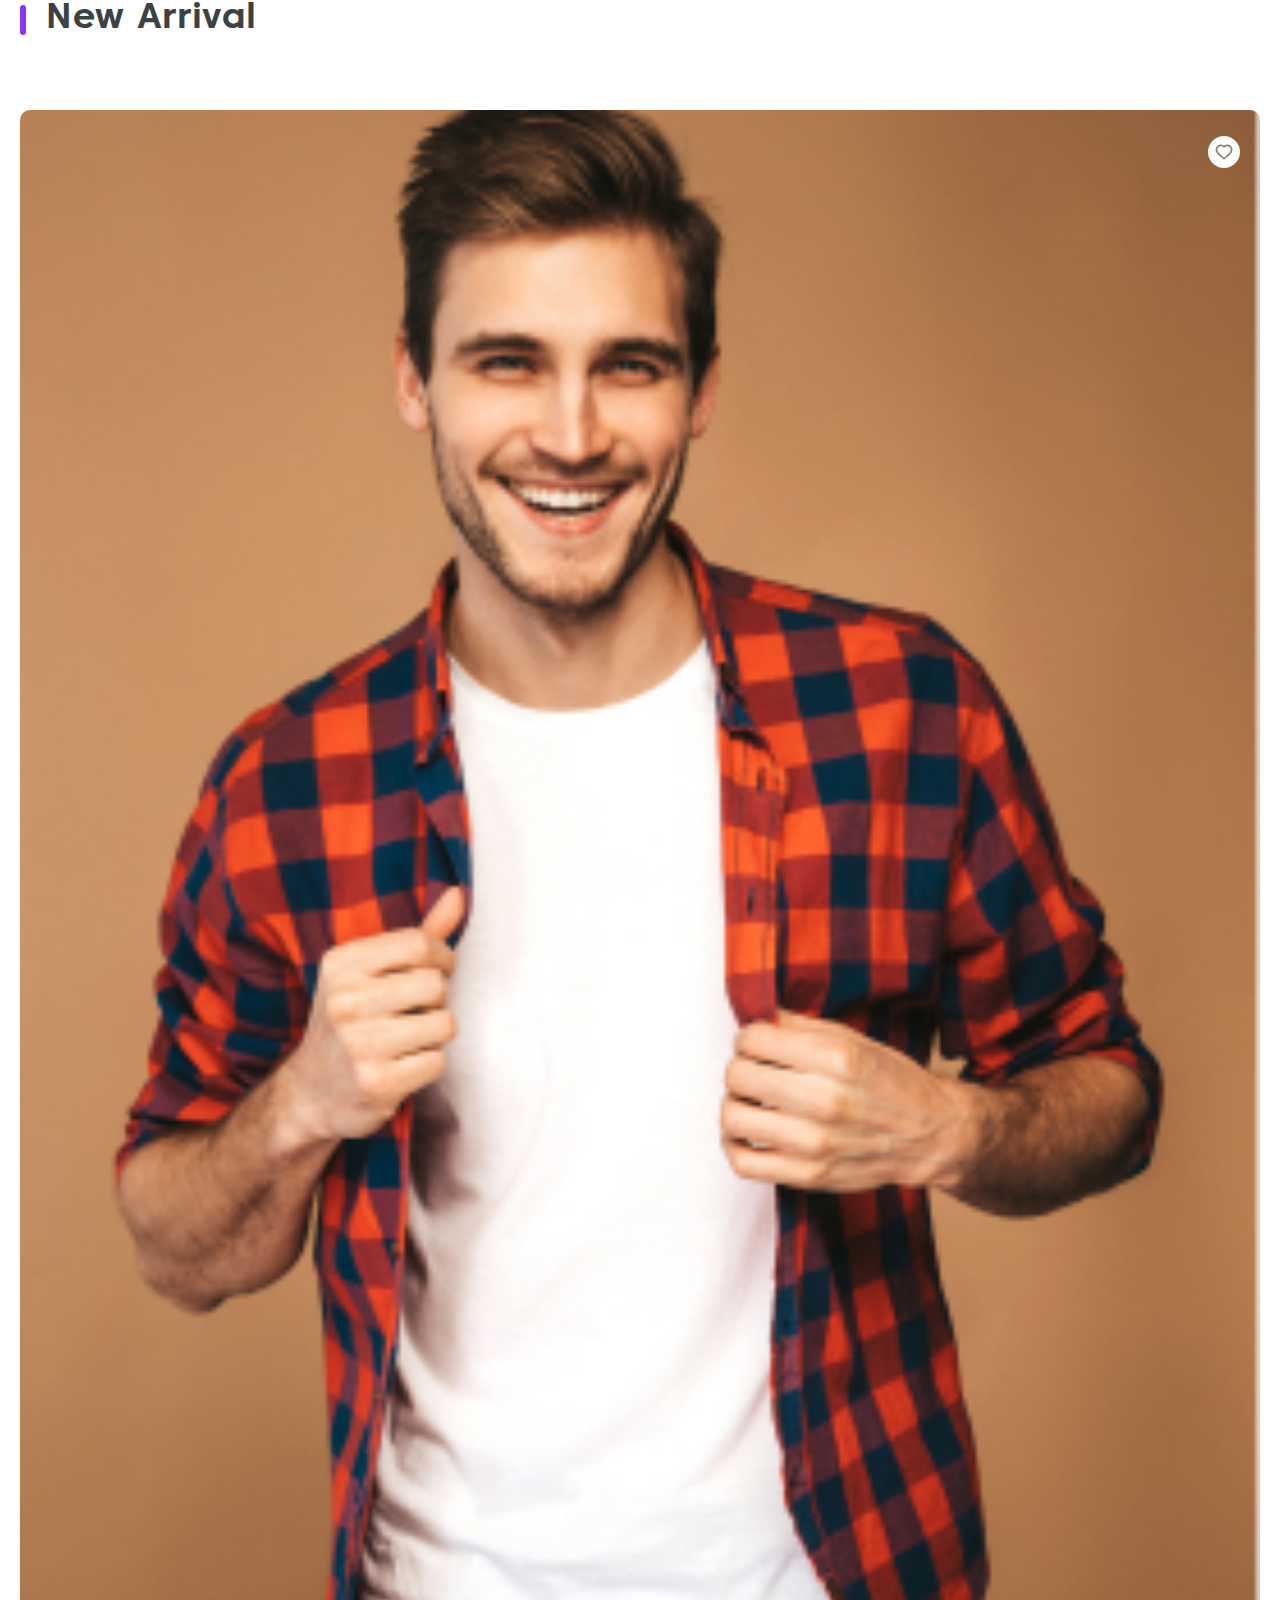
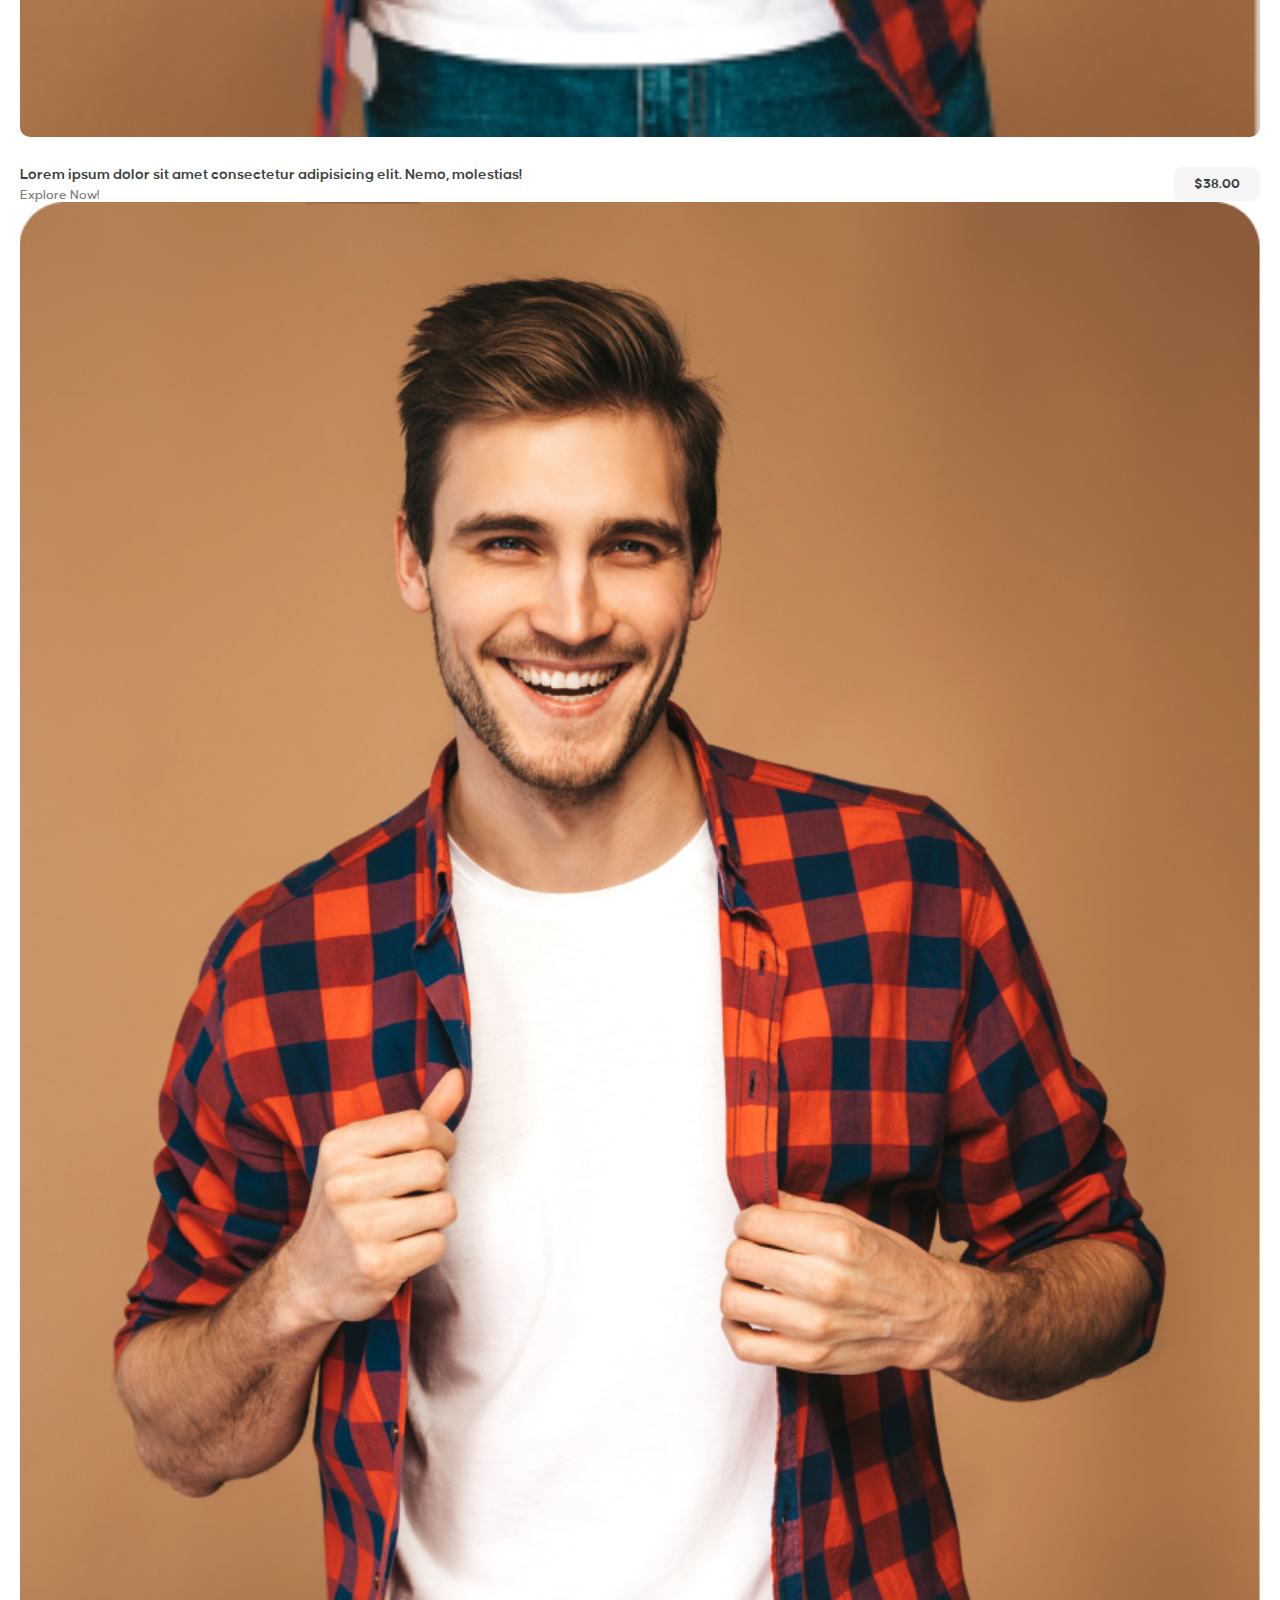
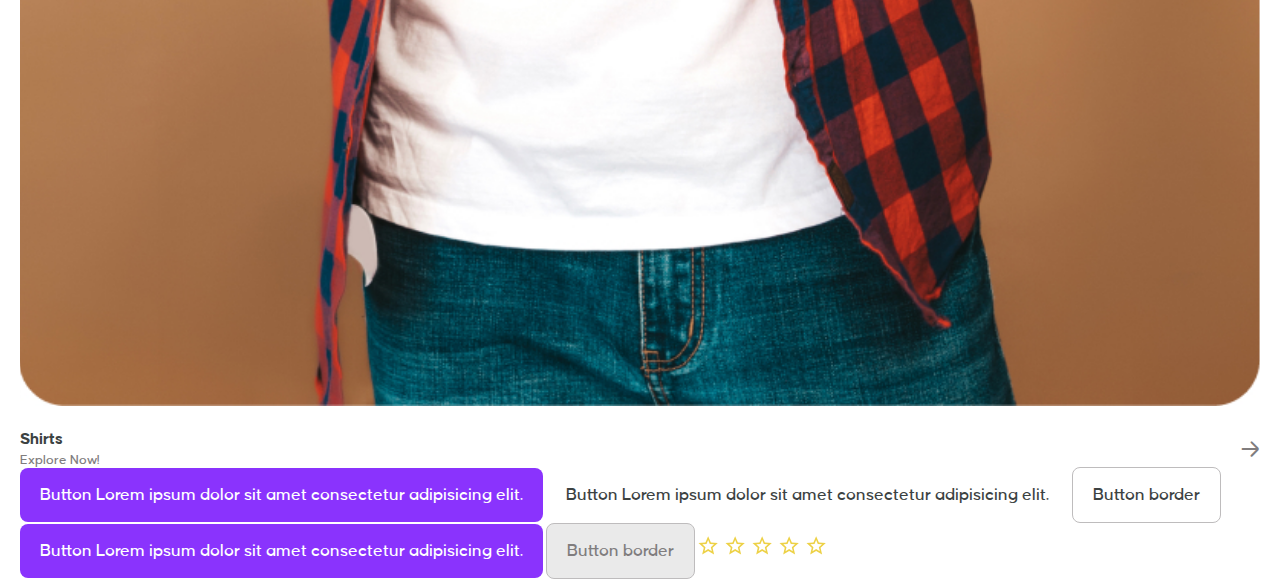
<file: euphoria/_common.html>
<!DOCTYPE html>
<html lang="en">
	<head>
		<meta charset="UTF-8">
		<meta name="viewport" content="width=device-width, initial-scale=1.0">
		<link rel="stylesheet" href="css/style.css">
		<link rel="shortcut icon" href="img/favicon.ico" type="image/x-icon">
		<title>Common</title>
	</head>
	<body>
		<div class="wrapper">
			<div class="common">
				<div class="common__container">
					<!-- Title -->
					<h2 class="title title--margin">New Arrival</h2>
					<!-- Product Preview Cart -->
					<article class="item-product">
						<a href="#" class="item-product__favorite _icon-favorite"></a>
						<a href="#" class="item-product__picture-link">
							<img src="img/modules/for-men/01.jpg" class="item-product__image" alt="Image">
						</a>
						<div class="item-product__body">
							<h4 class="item-product__title">
								<a href="#" class="item-product__link-title">Lorem ipsum dolor sit amet consectetur adipisicing elit. Nemo, molestias!</a>
							</h4>
							<div class="item-product__label">Explore Now!</div>
							<div class="item-product__price">$38.00</div>
						</div>
					</article>

					<article class="item-product item-product--category">
						<a href="#" class="item-product__picture-link">
							<img src="img/modules/for-men/01x3.jpg" class="item-product__image" alt="Image">
						</a>
						<div class="item-product__body">
							<h4 class="item-product__title">
								<a href="#" class="item-product__link-title">Shirts</a>
							</h4>
							<div class="item-product__label">Explore Now!</div>
							<a href="#" class="item-product__link _icon-a-right"></a>
						</div>
					</article>
					<!-- Button -->
					<a href="#" class="button">Button Lorem ipsum dolor sit amet consectetur adipisicing elit.</a>
					<a href="#" class="button button--white">Button Lorem ipsum dolor sit amet consectetur adipisicing elit.</a>
					<a href="#" class="button button--border">Button border</a>
					<button class="button">Button Lorem ipsum dolor sit amet consectetur adipisicing elit.</button>
					<button disabled class="button button--border">Button border</button>
					<!-- Rating -->
					<div class="rating">
						<div class="rating__items">
							<label class="rating__item">
								<input class="rating__input" type="radio" name="rating" value="1">
							</label>
							<label class="rating__item">
								<input class="rating__input" type="radio" name="rating" value="2">
							</label>
							<label class="rating__item">
								<input class="rating__input" type="radio" name="rating" value="3">
							</label>
							<label class="rating__item">
								<input class="rating__input" type="radio" name="rating" value="4">
							</label>
							<label class="rating__item">
								<input class="rating__input" type="radio" name="rating" value="5">
							</label>
						</div>
					</div>
				</div>
			</div>
		</div>
		<!-- Підключення JS-файлу з кодом -->
		<script src="js/script.js"></script>
	</body>
</html>
</file>
<file: arik/css/work.min2.css>
.works{display:grid;grid-template-columns:repeat(auto-fill,minmax(min(28.125rem,100%),1fr))}.item-work{overflow:hidden;position:relative}.item-work:after{background-color:#0e0e0e;content:"";height:100%;left:0;opacity:0;pointer-events:none;position:absolute;top:0;transition:opacity .5s;width:100%}.item-work__picture{aspect-ratio:684/513;display:block;position:relative}.item-work__picture:after{background:url(../assets/img/noise.webp) 50%/cover no-repeat;content:"";height:100%;left:0;position:absolute;top:0;width:100%}.item-work__image{height:100%;object-fit:cover;transition:scale .6s;width:100%}.item-work__body{align-items:center;backdrop-filter:blur(.9375rem);background:hsla(35,41%,75%,.05);border:.0625rem solid hsla(35,41%,75%,.15);border-radius:.125rem;display:flex;flex-wrap:wrap;gap:.3125rem;justify-content:space-between;padding:.75rem 1rem;position:absolute}.item-work__name{font-weight:300;letter-spacing:.0625rem;line-height:1.3}.item-work__link-name{transition:color .3s}.item-work__category{font-size:.8125rem;font-weight:400;letter-spacing:.09375rem;line-height:1.6;text-transform:uppercase;transition:color .3s}@media (max-width:20em){.works{gap:.9375rem}.item-work__body{bottom:.75rem;left:.75rem;right:.75rem}.item-work__name{font-size:1.125rem}}@media (min-width:20em) and (max-width:89.375em){.works{gap:clamp(.9375rem,.63119369369375rem + 1.5315315315vw,2rem)}.item-work__body{bottom:clamp(.75rem,.3896396396375rem + 1.8018018018vw,2rem);left:clamp(.75rem,.3896396396375rem + 1.8018018018vw,2rem);right:clamp(.75rem,.3896396396375rem + 1.8018018018vw,2rem)}.item-work__name{font-size:clamp(1.125rem,1.01689189189375rem + .5405405405vw,1.5rem)}}@media (min-width:89.375em){.works{gap:2rem}.item-work__body{bottom:2rem;left:2rem;right:2rem}.item-work__name{font-size:1.5rem}}@media (any-hover:hover){.item-work__category:hover,.item-work__link-name:hover{color:#f5e3ca}}@media (any-hover:hover),(pointer:fine){.item-work:hover .item-work__image{scale:1.02}}
</file>
<file: debonaire/css/style.css>
@import url(https://fonts.googleapis.com/css?family=Lexend+Deca:regular&display=swap);
@import url(https://fonts.googleapis.com/css?family=DM+Sans:regular,500,700&display=swap);
* {
  padding: 0;
  margin: 0;
  border: 0
}
*,
*::after,
*::before {
  box-sizing: border-box
}
*::after,
*::before {
  display: inline-block
}
body,
html {
  height: 100%;
  min-width: 320px
}
body {
  color: #6e645f;
  line-height: 1;
  font-family: "DM Sans";
  -ms-text-size-adjust: 100%;
  -moz-text-size-adjust: 100%;
  -webkit-text-size-adjust: 100%;
  -webkit-font-smoothing: antialiased;
  -moz-osx-font-smoothing: grayscale
}
button,
input,
textarea {
  font-family: "DM Sans";
  font-size: inherit;
  line-height: inherit;
  color: inherit;
  background-color: transparent
}
input,
textarea {
  width: 100%
}
label {
  display: inline-block
}
button,
option,
select {
  cursor: pointer
}
a {
  display: inline-block;
  color: inherit;
  text-decoration: none
}
ul li {
  list-style: none
}
img {
  vertical-align: top
}
h1,
h2,
h3,
h4,
h5,
h6 {
  font-weight: inherit;
  font-size: inherit
}
body {
  background-color: #dfccc2
}
.lock body {
  overflow: hidden;
  touch-action: none;
  -ms-scroll-chaining: none;
  overscroll-behavior: none
}
.loaded body {
  transition: opacity .3s;
  opacity: 1
}
.wrapper {
  min-height: 100%;
  display: flex;
  flex-direction: column;
  overflow: hidden
}
@supports (overflow:clip) {
  .wrapper {
    overflow: clip
  }
}
.wrapper > main {
  flex: 1 1 auto
}
.wrapper > * {
  min-width: 0
}
.icon-menu {
  display: none
}
.ibg {
  width: 100%;
  height: 100%;
  -o-object-fit: cover;
  object-fit: cover
}
.ibg--top {
  -o-object-position: top;
  object-position: top
}
.ibg--bottom {
  -o-object-position: bottom;
  object-position: bottom
}
.ibg--left {
  -o-object-position: left;
  object-position: left
}
.ibg--right {
  -o-object-position: right;
  object-position: right
}
.ibg--contain {
  -o-object-fit: contain;
  object-fit: contain
}
.title {
  color: #fff;
  transition: all .3s;
  font-family: "Lexend Deca";
  font-style: normal;
  line-height: 120%;
  letter-spacing: -.09375rem
}
.title--big {
  line-height: 1.1
}
.text {
  display: inline-block;
  line-height: 1.5
}
.book {
  letter-spacing: -.025rem;
  color: #fff;
  font-weight: 500;
  position: relative;
  padding-top: .3125rem;
  padding-bottom: .3125rem;
  padding-left: .1875rem;
  padding-right: .1875rem;
  line-height: 1.31
}
.book span {
  position: relative;
  z-index: 2
}
.book::after {
  content: "";
  position: absolute;
  top: 100%;
  left: 0;
  background-color: #f95454;
  height: .125rem;
  width: 100%;
  transition: all .3s
}
.header {
  position: fixed;
  width: 100%;
  top: 0;
  left: 0;
  z-index: 50;
  background-color: rgba(223,204,194,.8)
}
.header__container {
  display: grid;
  grid-template-columns: 1fr auto 1fr;
  -webkit-column-gap: .9375rem;
  -moz-column-gap: .9375rem;
  column-gap: .9375rem;
  align-items: center;
  transition: all .3s;
  padding-top: 2.3125rem;
  padding-bottom: 2.3125rem
}
.header__menu {
  justify-self: start
}
.header__logo {
  color: #fff;
  transition: color .3s;
  font-family: "Lexend Deca";
  font-size: 2rem;
  letter-spacing: -.075rem;
  position: relative;
  z-index: 5
}
.header__book {
  justify-self: end;
  transition: color .3s
}
.menu__list {
  display: flex;
  align-items: center;
  flex-wrap: wrap;
  row-gap: .1875rem
}
.menu__link {
  color: #fff;
  font-weight: 500;
  letter-spacing: -.025rem;
  transition: color .3s;
  line-height: 1.31
}
.footer__content {
  display: flex;
  justify-content: space-between;
  gap: 2.5rem;
  align-items: flex-start;
  max-width: 77.5rem;
  margin: 0 auto
}
.footer-menu {
  display: grid;
  grid-template-columns: repeat(2,1fr);
  grid-template-rows: repeat(2,1fr);
  grid-auto-flow: column;
  row-gap: 2.5rem
}
.footer-menu__link {
  color: #fff;
  font-weight: 500
}
.invite__title:not(:last-child) {
  margin-bottom: 1.375rem
}
.invite__link {
  color: #f95454;
  font-size: 1.875rem;
  text-decoration: underline
}
.hero {
  padding-top: 4.0625rem;
  padding-bottom: 4.0625rem;
  min-height: 100svh;
  display: flex;
  align-items: center
}
.hero__container {
  flex-grow: 1
}
.hero__body {
  max-width: 59.6875rem;
  margin: 0 auto;
  position: relative
}
.hero__title-item {
  position: relative;
  z-index: 3
}
.hero__title {
  opacity: 0;
  -webkit-transform: translate(0,20%);
  transform: translate(0,20%)
}
._watcher-view .hero__title {
  -webkit-transform: translate(0,0);
  transform: translate(0,0);
  transition: opacity 1s .5s,-webkit-transform 1s .5s;
  transition: transform 1s .5s,opacity 1s .5s;
  transition: transform 1s .5s,opacity 1s .5s,-webkit-transform 1s .5s;
  opacity: 1
}
.hero__media {
  position: relative
}
.hero__main-image-item {
  position: relative;
  z-index: 2
}
.hero__main-image {
  aspect-ratio: 412/459;
  width: 100%;
  height: 100%;
  -o-object-fit: cover;
  object-fit: cover;
  border-radius: .16875rem;
  opacity: 0;
  -webkit-transform: translate(0,5%);
  transform: translate(0,5%)
}
._watcher-view .hero__main-image {
  -webkit-transform: translate(0,0);
  transform: translate(0,0);
  transition: all 1s .1s;
  opacity: 1
}
.hero__content {
  padding-top: .5rem
}
.hero__circle-image-item {
  position: relative;
  z-index: 3
}
.hero__circle-image {
  aspect-ratio: 1/1;
  width: 100%;
  height: 100%;
  max-width: 15.1875rem;
  -o-object-fit: cover;
  object-fit: cover;
  border-radius: 50%;
  overflow: hidden
}
.hero__deco-item {
  position: absolute
}
.hero__deco-item--one {
  max-width: 56.553398%;
  aspect-ratio: 233/195;
  top: -16.557734%;
  right: -26.699029%
}
.hero__deco-item--one .hero__deco {
  -webkit-transform-origin: left bottom;
  transform-origin: left bottom;
  -webkit-transform: scale(0) rotate(-20deg);
  transform: scale(0) rotate(-20deg)
}
._watcher-view .hero__deco-item--one .hero__deco {
  -webkit-transform: scale(1) rotate(0);
  transform: scale(1) rotate(0);
  transition: all 1.5s 1s
}
.hero__deco-item--two {
  max-width: 58.009709%;
  aspect-ratio: 239/278;
  bottom: -31.154684%;
  right: -21.116505%
}
.hero__deco-item--two .hero__deco {
  -webkit-transform-origin: 0 0;
  transform-origin: 0 0;
  -webkit-transform: scale(0) rotate(20deg);
  transform: scale(0) rotate(20deg)
}
._watcher-view .hero__deco-item--two .hero__deco {
  -webkit-transform: scale(1);
  transform: scale(1);
  transition: all 1.5s 1s
}
.hero__deco {
  width: 100%;
  height: 100%;
  -webkit-transform: scale(0);
  transform: scale(0)
}
.hero__figure-item {
  aspect-ratio: 197/197;
  position: absolute;
  bottom: -12.418301%;
  left: -21.84466%;
  max-width: 47.815534%
}
.hero__figure {
  -webkit-transform-origin: top right;
  transform-origin: top right;
  -webkit-transform: scale(0) rotate(-20deg);
  transform: scale(0) rotate(-20deg)
}
._watcher-view .hero__figure {
  -webkit-transform: scale(1) rotate(0);
  transform: scale(1) rotate(0);
  transition: all 1.5s 1s
}
.hero__text {
  opacity: 0;
  -webkit-transform: translate(-100%,0);
  transform: translate(-100%,0)
}
._watcher-view .hero__text {
  -webkit-transform: translate(0,0);
  transform: translate(0,0);
  opacity: 1;
  transition: all 1s .7s
}
.focused {
  position: relative;
  padding-bottom: 2.5rem
}
.focused__content {
  position: relative;
  max-width: 77.5rem;
  margin: 0 auto;
  display: flex;
  align-items: start;
  justify-content: space-between;
  row-gap: 3.125rem
}
.focused__picture {
  position: relative;
  width: 100%
}
.focused__image {
  border-radius: .3125rem;
  width: 100%;
  position: relative;
  z-index: 2
}
.focused__body {
  position: relative;
  z-index: 2
}
.focused__text > p:not(:last-child) {
  margin-bottom: .625rem
}
.focused__decor-items {
  position: absolute;
  width: 100%;
  height: 100%;
  left: 0;
  top: 0
}
.focused__decor-item {
  position: absolute;
  stroke-dasharray: 1500;
  stroke-dashoffset: 1500
}
.focused__decor-item._watcher-view {
  transition: all 2s linear .1s;
  stroke-dashoffset: 0
}
.focused__decor-item--start {
  left: 0;
  bottom: 0;
  -webkit-transform: translate(-47.976879%,31.578947%);
  transform: translate(-47.976879%,31.578947%);
  width: 110.897436%;
  aspect-ratio: 346/342
}
.focused__decor-item--end {
  left: 0;
  top: 0;
  -webkit-transform: translate(-66.260163%,21.95122%);
  transform: translate(-66.260163%,21.95122%);
  width: 134.794521%;
  aspect-ratio: 492/369
}
.focused__decor-value {
  width: 100%;
  height: 100%
}
.love {
  background-color: #c5cebd
}
.love__content {
  max-width: 90rem;
  margin: 0 auto;
  display: flex;
  align-items: flex-start
}
.love__picture {
  position: relative
}
.love__image {
  max-width: 100%;
  border-radius: .3125rem;
  position: relative;
  z-index: 2
}
.love__decor-picture {
  position: absolute;
  bottom: 0;
  right: 0;
  max-width: 13.9375rem;
  aspect-ratio: 223/234;
  -webkit-transform: translate(53.811659%,61.538462%);
  transform: translate(53.811659%,61.538462%)
}
.love__item-decor-picture {
  width: 100%;
  height: 100%
}
.love__body {
  position: relative;
  z-index: 5
}
.decor-love {
  display: none
}
.services__title {
  text-align: center
}
.services__body {
  position: relative;
  max-width: 54.25rem;
  margin: 0 auto;
  display: grid
}
.services__items {
  display: flex;
  justify-content: space-between;
  gap: 1.25rem;
  align-items: flex-start
}
.services__item:nth-child(2) {
  padding-top: 9.0625rem
}
.services__item:nth-child(3) {
  padding-top: 5.4375rem
}
.item-service {
  flex-basis: 11.875rem;
  flex-grow: 0;
  flex-shrink: 1;
  position: relative
}
.item-service__link {
  position: relative;
  z-index: 2
}
.item-service__image {
  transition: -webkit-transform .3s;
  transition: transform .3s;
  transition: transform .3s,-webkit-transform .3s;
  width: 100%
}
.item-service__name {
  position: relative;
  z-index: 3
}
.item-service__title:not(:last-child) {
  margin-bottom: 2rem
}
.item-service__figure-item {
  max-width: 13.6875rem;
  aspect-ratio: 219/203;
  position: absolute;
  right: 0;
  bottom: 0;
  -webkit-transform: translate(37.899543%,31.034483%);
  transform: translate(37.899543%,31.034483%)
}
.item-service__figure {
  width: 100%;
  height: 100%
}
.item-service__deco-item {
  max-width: 14.0625rem;
  aspect-ratio: 225/178;
  position: absolute;
  right: 0;
  bottom: 0;
  -webkit-transform: translate(70%,-55.05618%);
  transform: translate(70%,-55.05618%)
}
.item-service__deco {
  width: 100%;
  height: 100%
}
.content-services {
  z-index: 5;
  position: relative
}
.passion {
  position: relative
}
.passion__container {
  position: relative;
  aspect-ratio: 1440/720;
  display: flex;
  align-items: flex-end;
  justify-content: center
}
.passion__content {
  text-align: center;
  position: relative;
  z-index: 2;
  flex-basis: 40.625rem
}
.passion__title:not(:last-child) {
  margin-bottom: 1rem
}
.passion__text {
  color: #fff;
  max-width: 28.125rem
}
.passion__image-item {
  position: absolute;
  width: 100%;
  height: 100%;
  top: 0;
  left: 0
}
.passion__important-item {
  position: absolute;
  -webkit-writing-mode: vertical-lr;
  -ms-writing-mode: tb-lr;
  writing-mode: vertical-lr;
  -webkit-transform: translate(0,-50%);
  transform: translate(0,-50%);
  top: 0;
  z-index: 2
}
.passion__important {
  color: #fff
}
.best {
  background-color: #c2b8cc
}
.best__content {
  display: flex;
  justify-content: space-between;
  max-width: 54.375rem;
  margin: 0 auto
}
.best__item {
  position: relative;
  z-index: 2
}
.best__item:nth-child(2) {
  flex-grow: 1;
  z-index: 1
}
.item-best__image {
  max-width: 100%;
  border-radius: .1875rem;
  position: relative;
  z-index: 2
}
.item-best__deco-item {
  position: absolute;
  top: 0;
  left: 0;
  max-width: 16.75rem;
  aspect-ratio: 268/254;
  -webkit-transform: scale(0) translate(-80.970149%,65.748031%);
  transform: scale(0) translate(-80.970149%,65.748031%);
  -webkit-transform-origin: bottom right;
  transform-origin: bottom right;
  transition: -webkit-transform .8s;
  transition: transform .8s;
  transition: transform .8s,-webkit-transform .8s
}
.item-best__deco-item._watcher-view {
  -webkit-transform: scale(1) translate(-80.970149%,65.748031%);
  transform: scale(1) translate(-80.970149%,65.748031%)
}
.item-best__deco {
  width: 100%;
  height: 100%
}
.item-best__figure-item {
  position: absolute;
  top: 0;
  right: 0;
  aspect-ratio: 236/223;
  max-width: 14.75rem;
  -webkit-transform-origin: left;
  transform-origin: left;
  transition: -webkit-transform .8s;
  transition: transform .8s;
  transition: transform .8s,-webkit-transform .8s;
  -webkit-transform: scale(0) translate(52.559322%,19.591928%);
  transform: scale(0) translate(52.559322%,19.591928%)
}
.item-best__figure-item._watcher-view {
  -webkit-transform: scale(1) translate(52.559322%,19.591928%);
  transform: scale(1) translate(52.559322%,19.591928%)
}
.item-best__figure {
  width: 100%;
  height: 100%
}
.item-best__body {
  max-width: 17.5rem
}
@media (min-width:37.5em) {
  .hero__body {
    display: grid;
    align-items: start;
    grid-template-columns: 41.884817% 31.099476% auto
  }
  .hero__title {
    max-width: 25rem;
    padding-top: 10.893246%
  }
  .hero__media {
    margin-left: -7.1875rem
  }
  .hero__circle-image-item:not(:last-child) {
    margin-bottom: 1.875rem
  }
  .hero__circle-image {
    -webkit-transform: translate(-4.0625rem,0) scale(0);
    transform: translate(-4.0625rem,0) scale(0)
  }
  ._watcher-view .hero__circle-image {
    -webkit-transform: translate(-4.0625rem,0) scale(1);
    transform: translate(-4.0625rem,0) scale(1);
    transition: all 1s 1.5s
  }
  .hero__text {
    padding-left: 15.652174%;
    max-width: 14.375rem
  }
  .focused__picture--start {
    flex-basis: 19.5rem
  }
  .focused__picture--end {
    flex-basis: 22.8125rem
  }
  .best__item:nth-child(1) {
    align-self: flex-end
  }
  .best__item:nth-child(2) {
    margin: 0 -5.375rem 0 -3.125rem
  }
}
@media (min-width:41.25em) {
  .content-services {
    max-width: 20rem;
    right: 50%;
    justify-self: end;
    text-align: right;
    -webkit-transform: translate(-2.6875rem,-6.5rem);
    transform: translate(-2.6875rem,-6.5rem)
  }
}
@media (min-width:47.99875em) {
  .focused__picture--end {
    align-self: flex-end;
    -webkit-transform: translate(0,32.075472%);
    transform: translate(0,32.075472%)
  }
  .focused__text {
    max-width: 24.375rem
  }
  .love__picture {
    flex: 0 1 38.75%
  }
  .love__body {
    flex: 1 1 34.17%
  }
  .love__text {
    max-width: 19.375rem
  }
}
@media (min-width:53.75em) {
  .invite {
    text-align: right
  }
}
@media (min-width:61.99875em) {
  .love__title {
    margin-left: -7.5rem
  }
  .decor-love {
    display: block
  }
  .decor-love__body {
    position: relative
  }
  .decor-love__line-item {
    position: absolute;
    left: 0;
    top: 0;
    width: 134.615385%;
    aspect-ratio: 525/531
  }
  .decor-love__line {
    width: 100%;
    height: 100%;
    stroke-dasharray: 1800;
    stroke-dashoffset: 1800
  }
  .decor-love__line._watcher-view {
    transition: all 1.5s linear .1s;
    stroke-dashoffset: 0
  }
  .decor-love__hair-item {
    -webkit-transform: translate(50%,0);
    transform: translate(50%,0)
  }
  .decor-love__hair {
    width: 100%;
    border-radius: 50%
  }
  .decor-love__dryer-item {
    -webkit-transform: translate(0,-23.75%);
    transform: translate(0,-23.75%)
  }
  .decor-love__dryer {
    max-width: 100%
  }
}
@media (min-width:61.99875em) and (min-width:90em) {
  .decor-love {
    padding-top: 14.6875rem
  }
}
@media (min-width:64.125em) {
  .title {
    font-size: 2.5rem
  }
  .hero__title {
    font-size: 2.25rem
  }
}
@media (min-width:77.5em) {
  .focused__title {
    font-size: 2.25rem
  }
}
@media (min-width:40em) {
  ._header-scroll .header__container {
    padding-top: 1.25rem;
    padding-bottom: 1.25rem
  }
}
@media (min-width:90em) {
  [class*=__container] {
    padding-left: 3.125rem
  }
  [class*=__container] {
    padding-right: 3.125rem
  }
  .title--min {
    font-size: 1.875rem
  }
  .title--big {
    font-size: 3.75rem
  }
  .menu__list {
    -webkit-column-gap: 5.125rem;
    -moz-column-gap: 5.125rem;
    column-gap: 5.125rem
  }
  .footer {
    padding-top: 6.25rem
  }
  .footer {
    padding-bottom: 6.25rem
  }
  .footer-menu {
    -webkit-column-gap: 4.6875rem;
    -moz-column-gap: 4.6875rem;
    column-gap: 4.6875rem
  }
  .focused__content {
    -webkit-column-gap: 5rem;
    -moz-column-gap: 5rem;
    column-gap: 5rem
  }
  .focused__body {
    padding-top: 8.75rem
  }
  .focused__title:not(:last-child) {
    margin-bottom: 1.25rem
  }
  .love {
    padding-top: 9.375rem
  }
  .love {
    padding-bottom: 9.375rem
  }
  .love__body {
    padding-left: 3.4375rem
  }
  .love__body {
    padding-right: 3.4375rem
  }
  .love__body {
    padding-top: 10rem
  }
  .love__title:not(:last-child) {
    margin-bottom: 2.625rem
  }
  .services {
    padding-top: 9.375rem
  }
  .services {
    padding-bottom: 9.375rem
  }
  .services__title {
    margin-bottom: 6.625rem
  }
  .content-services__title:not(:last-child) {
    margin-bottom: 2rem
  }
  .passion__container {
    padding-top: 6.25rem
  }
  .passion__container {
    padding-bottom: 6.25rem
  }
  .passion__important-item {
    right: 3.125rem
  }
  .passion__important {
    font-size: 1rem
  }
  .best {
    padding-top: 9.375rem
  }
  .best {
    padding-bottom: 9.375rem
  }
  .best__item:nth-child(2) {
    margin-top: 6.25rem
  }
  .best__item:nth-child(2) {
    margin-bottom: 4.375rem
  }
  .item-best__body {
    padding-top: 6.25rem
  }
  .item-best__body {
    margin-left: 1.25rem
  }
  .item-best__title:not(:last-child) {
    margin-bottom: 2rem
  }
}
@media (max-width:40em) {
  .menu__body {
    padding-top: 5.625rem
  }
  .menu__body::before {
    height: 3.125rem
  }
  .header__logo {
    font-size: 1.5rem
  }
}
@media (max-width:20em) {
  [class*=__container] {
    padding-left: .9375rem
  }
  [class*=__container] {
    padding-right: .9375rem
  }
  .title {
    font-size: 1.5rem
  }
  .title--min {
    font-size: 1.375rem
  }
  .title--big {
    font-size: 2.25rem
  }
  .footer {
    padding-top: 2.5rem
  }
  .footer {
    padding-bottom: 2.5rem
  }
  .footer-menu {
    -webkit-column-gap: .9375rem;
    -moz-column-gap: .9375rem;
    column-gap: .9375rem
  }
  .hero__title {
    font-size: 1.5rem
  }
  .focused__body {
    padding-top: 1.25rem
  }
  .focused__title {
    font-size: 1.5rem
  }
  .focused__title:not(:last-child) {
    margin-bottom: .625rem
  }
  .love {
    padding-top: 2.5rem
  }
  .love {
    padding-bottom: 2.5rem
  }
  .love__body {
    padding-left: .9375rem
  }
  .love__body {
    padding-right: .9375rem
  }
  .love__body {
    padding-top: .0000000625rem
  }
  .love__title:not(:last-child) {
    margin-bottom: 1.25rem
  }
  .services {
    padding-top: 2.5rem
  }
  .services {
    padding-bottom: 2.5rem
  }
  .services__title {
    margin-bottom: 1.25rem
  }
  .content-services__title:not(:last-child) {
    margin-bottom: .9375rem
  }
  .passion__container {
    padding-top: 2.5rem
  }
  .passion__container {
    padding-bottom: 2.5rem
  }
  .passion__important-item {
    right: .9375rem
  }
  .passion__important {
    font-size: .875rem
  }
  .best {
    padding-top: 2.5rem
  }
  .best {
    padding-bottom: 2.5rem
  }
  .best__item:nth-child(2) {
    margin-top: 1.25rem
  }
  .best__item:nth-child(2) {
    margin-bottom: 1.25rem
  }
  .item-best__body {
    padding-top: 3.125rem
  }
  .item-best__body {
    margin-left: .0000000625rem
  }
  .item-best__title:not(:last-child) {
    margin-bottom: 1.25rem
  }
}
@media (max-width:61.99875em) {
  .focused__content {
    -webkit-column-gap: 1.5625rem;
    -moz-column-gap: 1.5625rem;
    column-gap: 1.5625rem
  }
}
@media (max-width:53.74875em) {
  .footer__content {
    flex-direction: column;
    align-items: center;
    text-align: center
  }
}
@media (max-width:47.99875em) {
  .menu__body {
    background-color: #fff;
    position: fixed;
    width: 100%;
    height: 100%;
    left: -100%;
    top: 0;
    overflow: auto;
    padding-top: 6.875rem;
    padding-bottom: 1.875rem;
    transition: left .3s
  }
  .menu__body::before {
    content: "";
    position: fixed;
    width: 100%;
    height: 6.625rem;
    left: -100%;
    top: 0;
    background-color: #fff;
    transition: left .3s;
    z-index: 2
  }
  .menu-open .menu__body {
    left: 0
  }
  .menu-open .menu__body::before {
    left: 0
  }
  .icon-menu {
    display: block;
    position: relative;
    width: 1.875rem;
    height: 1.125rem;
    z-index: 5
  }
  .icon-menu span,
  .icon-menu::after,
  .icon-menu::before {
    content: "";
    transition: all .3s ease 0s;
    left: 0;
    position: absolute;
    width: 100%;
    height: .125rem;
    background-color: #fff
  }
  .icon-menu::before {
    top: 0
  }
  .icon-menu::after {
    bottom: 0
  }
  .icon-menu span {
    top: calc(50% - .0625rem)
  }
  .menu-open .icon-menu span,
  .menu-open .icon-menu::after,
  .menu-open .icon-menu::before {
    background-color: #000
  }
  .menu-open .icon-menu span {
    width: 0
  }
  .menu-open .icon-menu::before {
    top: calc(50% - .0625rem);
    -webkit-transform: rotate(-45deg);
    transform: rotate(-45deg)
  }
  .menu-open .icon-menu::after {
    bottom: calc(50% - .0625rem);
    -webkit-transform: rotate(45deg);
    transform: rotate(45deg)
  }
  .menu-open .header__logo {
    color: #000
  }
  .menu-open .header__book {
    color: #000
  }
  .menu__list {
    -webkit-column-gap: .9375rem;
    -moz-column-gap: .9375rem;
    column-gap: .9375rem;
    flex-direction: column;
    align-items: flex-start;
    row-gap: .9375rem
  }
  .menu__link {
    color: #000;
    font-size: 2rem
  }
  .focused__content {
    flex-direction: column;
    align-items: center
  }
  .love__content {
    flex-direction: column-reverse;
    align-items: center
  }
}
@media (max-width:47.99875em) and (max-width:20em) {
  .menu__body {
    padding-left: .9375rem
  }
  .menu__body {
    padding-right: .9375rem
  }
}
@media (max-width:47.99875em) and (any-hover:none) {
  .icon-menu {
    cursor: default
  }
}
@media (max-width:41.24875em) {
  .services__items {
    margin-bottom: 1.25rem
  }
  .content-services {
    text-align: center
  }
}
@media (max-width:39.99875em) {
  .header__container {
    grid-template-columns: auto auto 1fr;
    padding-top: .9375rem;
    padding-bottom: .9375rem
  }
}
@media (max-width:37.49875em) {
  .hero__title-item:not(:last-child) {
    margin-bottom: 1.25rem
  }
  .hero__media:not(:last-child) {
    margin-bottom: 1.25rem
  }
  .hero__content {
    display: flex;
    gap: 1.25rem
  }
  .hero__circle-image-item {
    flex-shrink: 0;
    flex-basis: 6.25rem
  }
  .hero__circle-image {
    -webkit-transform: scale(0);
    transform: scale(0)
  }
  ._watcher-view .hero__circle-image {
    -webkit-transform: scale(1);
    transform: scale(1);
    transition: all 1s 1.5s
  }
  .hero__text {
    align-self: center
  }
  .best__content {
    flex-direction: column
  }
  .best__item {
    text-align: center
  }
  .item-best__body {
    display: inline-block
  }
}
@media (max-width:23.75em) {
  .header__logo {
    font-size: 1.25rem
  }
  .header__book {
    font-size: .875rem
  }
}
@media (min-width:20em) and (max-width:90em) {
  @supports (padding-left:clamp(0.9375rem ,0.3125rem + 3.125vw ,3.125rem)) {
    [class*=__container] {
      padding-left: clamp(.9375rem ,.3125rem + 3.125vw ,3.125rem)
    }
  }
  @supports not (padding-left:clamp(0.9375rem ,0.3125rem + 3.125vw ,3.125rem)) {
    [class*=__container] {
      padding-left: calc(.9375rem + 2.1875 * (100vw - 20rem)/ 70)
    }
  }
  @supports (padding-right:clamp(0.9375rem ,0.3125rem + 3.125vw ,3.125rem)) {
    [class*=__container] {
      padding-right: clamp(.9375rem ,.3125rem + 3.125vw ,3.125rem)
    }
  }
  @supports not (padding-right:clamp(0.9375rem ,0.3125rem + 3.125vw ,3.125rem)) {
    [class*=__container] {
      padding-right: calc(.9375rem + 2.1875 * (100vw - 20rem)/ 70)
    }
  }
  @supports (font-size:clamp(1.375rem ,1.2321428571rem + 0.7142857143vw ,1.875rem)) {
    .title--min {
      font-size: clamp(1.375rem ,1.2321428571rem + .7142857143vw ,1.875rem)
    }
  }
  @supports not (font-size:clamp(1.375rem ,1.2321428571rem + 0.7142857143vw ,1.875rem)) {
    .title--min {
      font-size: calc(1.375rem + .5 * (100vw - 20rem)/ 70)
    }
  }
  @supports (font-size:clamp(2.25rem ,1.8214285714rem + 2.1428571429vw ,3.75rem)) {
    .title--big {
      font-size: clamp(2.25rem ,1.8214285714rem + 2.1428571429vw ,3.75rem)
    }
  }
  @supports not (font-size:clamp(2.25rem ,1.8214285714rem + 2.1428571429vw ,3.75rem)) {
    .title--big {
      font-size: calc(2.25rem + 1.5 * (100vw - 20rem)/ 70)
    }
  }
  @supports (padding-top:clamp(2.5rem ,1.4285714286rem + 5.3571428571vw ,6.25rem)) {
    .footer {
      padding-top: clamp(2.5rem ,1.4285714286rem + 5.3571428571vw ,6.25rem)
    }
  }
  @supports not (padding-top:clamp(2.5rem ,1.4285714286rem + 5.3571428571vw ,6.25rem)) {
    .footer {
      padding-top: calc(2.5rem + 3.75 * (100vw - 20rem)/ 70)
    }
  }
  @supports (padding-bottom:clamp(2.5rem ,1.4285714286rem + 5.3571428571vw ,6.25rem)) {
    .footer {
      padding-bottom: clamp(2.5rem ,1.4285714286rem + 5.3571428571vw ,6.25rem)
    }
  }
  @supports not (padding-bottom:clamp(2.5rem ,1.4285714286rem + 5.3571428571vw ,6.25rem)) {
    .footer {
      padding-bottom: calc(2.5rem + 3.75 * (100vw - 20rem)/ 70)
    }
  }
  @supports ((-moz-column-gap:clamp(0.9375rem ,-0.1339285714rem + 5.3571428571vw ,4.6875rem)) or (column-gap:clamp(0.9375rem ,-0.1339285714rem + 5.3571428571vw ,4.6875rem))) {
    .footer-menu {
      -webkit-column-gap: clamp(.9375rem ,-.1339285714rem + 5.3571428571vw ,4.6875rem);
      -moz-column-gap: clamp(.9375rem ,-.1339285714rem + 5.3571428571vw ,4.6875rem);
      column-gap: clamp(.9375rem ,-.1339285714rem + 5.3571428571vw ,4.6875rem)
    }
  }
  @supports not ((-moz-column-gap:clamp(0.9375rem ,-0.1339285714rem + 5.3571428571vw ,4.6875rem)) or (column-gap:clamp(0.9375rem ,-0.1339285714rem + 5.3571428571vw ,4.6875rem))) {
    .footer-menu {
      -webkit-column-gap: calc(.9375rem + 3.75 * (100vw - 20rem)/ 70);
      -moz-column-gap: calc(.9375rem + 3.75 * (100vw - 20rem)/ 70);
      column-gap: calc(.9375rem + 3.75 * (100vw - 20rem)/ 70)
    }
  }
  @supports (padding-top:clamp(1.25rem ,-0.8928571429rem + 10.7142857143vw ,8.75rem)) {
    .focused__body {
      padding-top: clamp(1.25rem ,-.8928571429rem + 10.7142857143vw ,8.75rem)
    }
  }
  @supports not (padding-top:clamp(1.25rem ,-0.8928571429rem + 10.7142857143vw ,8.75rem)) {
    .focused__body {
      padding-top: calc(1.25rem + 7.5 * (100vw - 20rem)/ 70)
    }
  }
  @supports (margin-bottom:clamp(0.625rem ,0.4464285714rem + 0.8928571429vw ,1.25rem)) {
    .focused__title:not(:last-child) {
      margin-bottom: clamp(.625rem ,.4464285714rem + .8928571429vw ,1.25rem)
    }
  }
  @supports not (margin-bottom:clamp(0.625rem ,0.4464285714rem + 0.8928571429vw ,1.25rem)) {
    .focused__title:not(:last-child) {
      margin-bottom: calc(.625rem + .625 * (100vw - 20rem)/ 70)
    }
  }
  @supports (padding-top:clamp(2.5rem ,0.5357142857rem + 9.8214285714vw ,9.375rem)) {
    .love {
      padding-top: clamp(2.5rem ,.5357142857rem + 9.8214285714vw ,9.375rem)
    }
  }
  @supports not (padding-top:clamp(2.5rem ,0.5357142857rem + 9.8214285714vw ,9.375rem)) {
    .love {
      padding-top: calc(2.5rem + 6.875 * (100vw - 20rem)/ 70)
    }
  }
  @supports (padding-bottom:clamp(2.5rem ,0.5357142857rem + 9.8214285714vw ,9.375rem)) {
    .love {
      padding-bottom: clamp(2.5rem ,.5357142857rem + 9.8214285714vw ,9.375rem)
    }
  }
  @supports not (padding-bottom:clamp(2.5rem ,0.5357142857rem + 9.8214285714vw ,9.375rem)) {
    .love {
      padding-bottom: calc(2.5rem + 6.875 * (100vw - 20rem)/ 70)
    }
  }
  @supports (padding-left:clamp(0.9375rem ,0.2232142857rem + 3.5714285714vw ,3.4375rem)) {
    .love__body {
      padding-left: clamp(.9375rem ,.2232142857rem + 3.5714285714vw ,3.4375rem)
    }
  }
  @supports not (padding-left:clamp(0.9375rem ,0.2232142857rem + 3.5714285714vw ,3.4375rem)) {
    .love__body {
      padding-left: calc(.9375rem + 2.5 * (100vw - 20rem)/ 70)
    }
  }
  @supports (padding-right:clamp(0.9375rem ,0.2232142857rem + 3.5714285714vw ,3.4375rem)) {
    .love__body {
      padding-right: clamp(.9375rem ,.2232142857rem + 3.5714285714vw ,3.4375rem)
    }
  }
  @supports not (padding-right:clamp(0.9375rem ,0.2232142857rem + 3.5714285714vw ,3.4375rem)) {
    .love__body {
      padding-right: calc(.9375rem + 2.5 * (100vw - 20rem)/ 70)
    }
  }
  @supports (padding-top:clamp(0.0000000625rem ,-2.8571427768rem + 14.2857141964vw ,10rem)) {
    .love__body {
      padding-top: clamp(.0000000625rem ,-2.8571427768rem + 14.2857141964vw ,10rem)
    }
  }
  @supports not (padding-top:clamp(0.0000000625rem ,-2.8571427768rem + 14.2857141964vw ,10rem)) {
    .love__body {
      padding-top: calc(.0000000625rem + 9.9999999375 * (100vw - 20rem)/ 70)
    }
  }
  @supports (margin-bottom:clamp(1.25rem ,0.8571428571rem + 1.9642857143vw ,2.625rem)) {
    .love__title:not(:last-child) {
      margin-bottom: clamp(1.25rem ,.8571428571rem + 1.9642857143vw ,2.625rem)
    }
  }
  @supports not (margin-bottom:clamp(1.25rem ,0.8571428571rem + 1.9642857143vw ,2.625rem)) {
    .love__title:not(:last-child) {
      margin-bottom: calc(1.25rem + 1.375 * (100vw - 20rem)/ 70)
    }
  }
  @supports (padding-top:clamp(2.5rem ,0.5357142857rem + 9.8214285714vw ,9.375rem)) {
    .services {
      padding-top: clamp(2.5rem ,.5357142857rem + 9.8214285714vw ,9.375rem)
    }
  }
  @supports not (padding-top:clamp(2.5rem ,0.5357142857rem + 9.8214285714vw ,9.375rem)) {
    .services {
      padding-top: calc(2.5rem + 6.875 * (100vw - 20rem)/ 70)
    }
  }
  @supports (padding-bottom:clamp(2.5rem ,0.5357142857rem + 9.8214285714vw ,9.375rem)) {
    .services {
      padding-bottom: clamp(2.5rem ,.5357142857rem + 9.8214285714vw ,9.375rem)
    }
  }
  @supports not (padding-bottom:clamp(2.5rem ,0.5357142857rem + 9.8214285714vw ,9.375rem)) {
    .services {
      padding-bottom: calc(2.5rem + 6.875 * (100vw - 20rem)/ 70)
    }
  }
  @supports (margin-bottom:clamp(1.25rem ,-0.2857142857rem + 7.6785714286vw ,6.625rem)) {
    .services__title {
      margin-bottom: clamp(1.25rem ,-.2857142857rem + 7.6785714286vw ,6.625rem)
    }
  }
  @supports not (margin-bottom:clamp(1.25rem ,-0.2857142857rem + 7.6785714286vw ,6.625rem)) {
    .services__title {
      margin-bottom: calc(1.25rem + 5.375 * (100vw - 20rem)/ 70)
    }
  }
  @supports (margin-bottom:clamp(0.9375rem ,0.6339285714rem + 1.5178571429vw ,2rem)) {
    .content-services__title:not(:last-child) {
      margin-bottom: clamp(.9375rem ,.6339285714rem + 1.5178571429vw ,2rem)
    }
  }
  @supports not (margin-bottom:clamp(0.9375rem ,0.6339285714rem + 1.5178571429vw ,2rem)) {
    .content-services__title:not(:last-child) {
      margin-bottom: calc(.9375rem + 1.0625 * (100vw - 20rem)/ 70)
    }
  }
  @supports (padding-top:clamp(2.5rem ,1.4285714286rem + 5.3571428571vw ,6.25rem)) {
    .passion__container {
      padding-top: clamp(2.5rem ,1.4285714286rem + 5.3571428571vw ,6.25rem)
    }
  }
  @supports not (padding-top:clamp(2.5rem ,1.4285714286rem + 5.3571428571vw ,6.25rem)) {
    .passion__container {
      padding-top: calc(2.5rem + 3.75 * (100vw - 20rem)/ 70)
    }
  }
  @supports (padding-bottom:clamp(2.5rem ,1.4285714286rem + 5.3571428571vw ,6.25rem)) {
    .passion__container {
      padding-bottom: clamp(2.5rem ,1.4285714286rem + 5.3571428571vw ,6.25rem)
    }
  }
  @supports not (padding-bottom:clamp(2.5rem ,1.4285714286rem + 5.3571428571vw ,6.25rem)) {
    .passion__container {
      padding-bottom: calc(2.5rem + 3.75 * (100vw - 20rem)/ 70)
    }
  }
  @supports (right:clamp(0.9375rem ,0.3125rem + 3.125vw ,3.125rem)) {
    .passion__important-item {
      right: clamp(.9375rem ,.3125rem + 3.125vw ,3.125rem)
    }
  }
  @supports not (right:clamp(0.9375rem ,0.3125rem + 3.125vw ,3.125rem)) {
    .passion__important-item {
      right: calc(.9375rem + 2.1875 * (100vw - 20rem)/ 70)
    }
  }
  @supports (font-size:clamp(0.875rem ,0.8392857143rem + 0.1785714286vw ,1rem)) {
    .passion__important {
      font-size: clamp(.875rem ,.8392857143rem + .1785714286vw ,1rem)
    }
  }
  @supports not (font-size:clamp(0.875rem ,0.8392857143rem + 0.1785714286vw ,1rem)) {
    .passion__important {
      font-size: calc(.875rem + .125 * (100vw - 20rem)/ 70)
    }
  }
  @supports (padding-top:clamp(2.5rem ,0.5357142857rem + 9.8214285714vw ,9.375rem)) {
    .best {
      padding-top: clamp(2.5rem ,.5357142857rem + 9.8214285714vw ,9.375rem)
    }
  }
  @supports not (padding-top:clamp(2.5rem ,0.5357142857rem + 9.8214285714vw ,9.375rem)) {
    .best {
      padding-top: calc(2.5rem + 6.875 * (100vw - 20rem)/ 70)
    }
  }
  @supports (padding-bottom:clamp(2.5rem ,0.5357142857rem + 9.8214285714vw ,9.375rem)) {
    .best {
      padding-bottom: clamp(2.5rem ,.5357142857rem + 9.8214285714vw ,9.375rem)
    }
  }
  @supports not (padding-bottom:clamp(2.5rem ,0.5357142857rem + 9.8214285714vw ,9.375rem)) {
    .best {
      padding-bottom: calc(2.5rem + 6.875 * (100vw - 20rem)/ 70)
    }
  }
  @supports (margin-top:clamp(1.25rem ,-0.1785714286rem + 7.1428571429vw ,6.25rem)) {
    .best__item:nth-child(2) {
      margin-top: clamp(1.25rem ,-.1785714286rem + 7.1428571429vw ,6.25rem)
    }
  }
  @supports not (margin-top:clamp(1.25rem ,-0.1785714286rem + 7.1428571429vw ,6.25rem)) {
    .best__item:nth-child(2) {
      margin-top: calc(1.25rem + 5 * (100vw - 20rem)/ 70)
    }
  }
  @supports (margin-bottom:clamp(1.25rem ,0.3571428571rem + 4.4642857143vw ,4.375rem)) {
    .best__item:nth-child(2) {
      margin-bottom: clamp(1.25rem ,.3571428571rem + 4.4642857143vw ,4.375rem)
    }
  }
  @supports not (margin-bottom:clamp(1.25rem ,0.3571428571rem + 4.4642857143vw ,4.375rem)) {
    .best__item:nth-child(2) {
      margin-bottom: calc(1.25rem + 3.125 * (100vw - 20rem)/ 70)
    }
  }
  @supports (padding-top:clamp(3.125rem ,2.2321428571rem + 4.4642857143vw ,6.25rem)) {
    .item-best__body {
      padding-top: clamp(3.125rem ,2.2321428571rem + 4.4642857143vw ,6.25rem)
    }
  }
  @supports not (padding-top:clamp(3.125rem ,2.2321428571rem + 4.4642857143vw ,6.25rem)) {
    .item-best__body {
      padding-top: calc(3.125rem + 3.125 * (100vw - 20rem)/ 70)
    }
  }
  @supports (margin-left:clamp(0.0000000625rem ,-0.3571427768rem + 1.7857141964vw ,1.25rem)) {
    .item-best__body {
      margin-left: clamp(.0000000625rem ,-.3571427768rem + 1.7857141964vw ,1.25rem)
    }
  }
  @supports not (margin-left:clamp(0.0000000625rem ,-0.3571427768rem + 1.7857141964vw ,1.25rem)) {
    .item-best__body {
      margin-left: calc(.0000000625rem + 1.2499999375 * (100vw - 20rem)/ 70)
    }
  }
  @supports (margin-bottom:clamp(1.25rem ,1.0357142857rem + 1.0714285714vw ,2rem)) {
    .item-best__title:not(:last-child) {
      margin-bottom: clamp(1.25rem ,1.0357142857rem + 1.0714285714vw ,2rem)
    }
  }
  @supports not (margin-bottom:clamp(1.25rem ,1.0357142857rem + 1.0714285714vw ,2rem)) {
    .item-best__title:not(:last-child) {
      margin-bottom: calc(1.25rem + .75 * (100vw - 20rem)/ 70)
    }
  }
}
@media (max-width:47.99875em) and (min-width:90em) {
  .menu__body {
    padding-left: 3.125rem
  }
  .menu__body {
    padding-right: 3.125rem
  }
}
@media (max-width:47.99875em) and (min-width:20em) and (max-width:90em) {
  @supports (padding-left:clamp(0.9375rem ,0.3125rem + 3.125vw ,3.125rem)) {
    .menu__body {
      padding-left: clamp(.9375rem ,.3125rem + 3.125vw ,3.125rem)
    }
  }
  @supports not (padding-left:clamp(0.9375rem ,0.3125rem + 3.125vw ,3.125rem)) {
    .menu__body {
      padding-left: calc(.9375rem + 2.1875 * (100vw - 20rem)/ 70)
    }
  }
  @supports (padding-right:clamp(0.9375rem ,0.3125rem + 3.125vw ,3.125rem)) {
    .menu__body {
      padding-right: clamp(.9375rem ,.3125rem + 3.125vw ,3.125rem)
    }
  }
  @supports not (padding-right:clamp(0.9375rem ,0.3125rem + 3.125vw ,3.125rem)) {
    .menu__body {
      padding-right: calc(.9375rem + 2.1875 * (100vw - 20rem)/ 70)
    }
  }
}
@media (min-width:20em) and (max-width:64.125em) {
  @supports (font-size:clamp(1.5rem ,1.0467422096rem + 2.2662889518vw ,2.5rem)) {
    .title {
      font-size: clamp(1.5rem ,1.0467422096rem + 2.2662889518vw ,2.5rem)
    }
  }
  @supports not (font-size:clamp(1.5rem ,1.0467422096rem + 2.2662889518vw ,2.5rem)) {
    .title {
      font-size: calc(1.5rem + 1 * (100vw - 20rem)/ 44.125)
    }
  }
  @supports (font-size:clamp(1.5rem ,1.1600566572rem + 1.6997167139vw ,2.25rem)) {
    .hero__title {
      font-size: clamp(1.5rem ,1.1600566572rem + 1.6997167139vw ,2.25rem)
    }
  }
  @supports not (font-size:clamp(1.5rem ,1.1600566572rem + 1.6997167139vw ,2.25rem)) {
    .hero__title {
      font-size: calc(1.5rem + .75 * (100vw - 20rem)/ 44.125)
    }
  }
}
@media (min-width:47.99875em) and (max-width:90em) {
  @supports ((-moz-column-gap:clamp(0.9375rem ,-3.8479472337rem + 9.9699413708vw ,5.125rem)) or (column-gap:clamp(0.9375rem ,-3.8479472337rem + 9.9699413708vw ,5.125rem))) {
    .menu__list {
      -webkit-column-gap: clamp(.9375rem ,-3.8479472337rem + 9.9699413708vw ,5.125rem);
      -moz-column-gap: clamp(.9375rem ,-3.8479472337rem + 9.9699413708vw ,5.125rem);
      column-gap: clamp(.9375rem ,-3.8479472337rem + 9.9699413708vw ,5.125rem)
    }
  }
  @supports not ((-moz-column-gap:clamp(0.9375rem ,-3.8479472337rem + 9.9699413708vw ,5.125rem)) or (column-gap:clamp(0.9375rem ,-3.8479472337rem + 9.9699413708vw ,5.125rem))) {
    .menu__list {
      -webkit-column-gap: calc(.9375rem + 4.1875 * (100vw - 47.99875rem)/ 42.00125);
      -moz-column-gap: calc(.9375rem + 4.1875 * (100vw - 47.99875rem)/ 42.00125);
      column-gap: calc(.9375rem + 4.1875 * (100vw - 47.99875rem)/ 42.00125)
    }
  }
}
@media (min-width:61.99875em) and (max-width:90em) {
  @supports ((-moz-column-gap:clamp(1.5625rem ,-6.0486139012rem + 12.276237668vw ,5rem)) or (column-gap:clamp(1.5625rem ,-6.0486139012rem + 12.276237668vw ,5rem))) {
    .focused__content {
      -webkit-column-gap: clamp(1.5625rem ,-6.0486139012rem + 12.276237668vw ,5rem);
      -moz-column-gap: clamp(1.5625rem ,-6.0486139012rem + 12.276237668vw ,5rem);
      column-gap: clamp(1.5625rem ,-6.0486139012rem + 12.276237668vw ,5rem)
    }
  }
  @supports not ((-moz-column-gap:clamp(1.5625rem ,-6.0486139012rem + 12.276237668vw ,5rem)) or (column-gap:clamp(1.5625rem ,-6.0486139012rem + 12.276237668vw ,5rem))) {
    .focused__content {
      -webkit-column-gap: calc(1.5625rem + 3.4375 * (100vw - 61.99875rem)/ 28.00125);
      -moz-column-gap: calc(1.5625rem + 3.4375 * (100vw - 61.99875rem)/ 28.00125);
      column-gap: calc(1.5625rem + 3.4375 * (100vw - 61.99875rem)/ 28.00125)
    }
  }
}
@media (min-width:20em) and (max-width:77.5em) {
  @supports (font-size:clamp(1.5rem ,1.2391304348rem + 1.3043478261vw ,2.25rem)) {
    .focused__title {
      font-size: clamp(1.5rem ,1.2391304348rem + 1.3043478261vw ,2.25rem)
    }
  }
  @supports not (font-size:clamp(1.5rem ,1.2391304348rem + 1.3043478261vw ,2.25rem)) {
    .focused__title {
      font-size: calc(1.5rem + .75 * (100vw - 20rem)/ 57.5)
    }
  }
}
@media (min-width:61.99875em) and (min-width:20em) and (max-width:90em) {
  @supports (padding-top:clamp(0.0000000625rem ,-4.1964284911rem + 20.9821427679vw ,14.6875rem)) {
    .decor-love {
      padding-top: clamp(.0000000625rem ,-4.1964284911rem + 20.9821427679vw ,14.6875rem)
    }
  }
  @supports not (padding-top:clamp(0.0000000625rem ,-4.1964284911rem + 20.9821427679vw ,14.6875rem)) {
    .decor-love {
      padding-top: calc(.0000000625rem + 14.6874999375 * (100vw - 20rem)/ 70)
    }
  }
}
@media (min-width:61.99875em) and (max-width:20em) {
  .decor-love {
    padding-top: .0000000625rem
  }
}
@media (any-hover:hover) {
  .book:hover::after {
    top: 0;
    height: 100%
  }
  .menu__link:hover {
    color: #f95454
  }
  .footer-menu__link:hover {
    text-decoration: underline
  }
  .invite__link:hover {
    text-decoration: none
  }
  .item-service__link:hover .item-service__image {
    -webkit-transform: scale(1.05);
    transform: scale(1.05)
  }
  .item-service__link:hover .item-service__name.title {
    color: #f95454
  }
}
</file>
<file: euphoria/css/style.css>
@font-face {
  font-family: "Causten";
  src: url("../fonts/Causten-Regular.woff2") format("woff2"), url("../fonts/Causten-Regular.woff") format("woff");
  font-weight: normal;
  font-style: normal;
  font-display: swap;
}
@font-face {
  font-family: "Causten";
  src: url("../fonts/Causten-Medium.woff2") format("woff2"), url("../fonts/Causten-Medium.woff") format("woff");
  font-weight: 500;
  font-style: normal;
  font-display: swap;
}
@font-face {
  font-family: "Causten";
  src: url("../fonts/Causten-Light.woff2") format("woff2"), url("../fonts/Causten-Light.woff") format("woff");
  font-weight: 300;
  font-style: normal;
  font-display: swap;
}
@font-face {
  font-family: "Causten";
  src: url("../fonts/Causten-Bold.woff2") format("woff2"), url("../fonts/Causten-Bold.woff") format("woff");
  font-weight: bold;
  font-style: normal;
  font-display: swap;
}
@font-face {
  font-family: "Causten";
  src: url("../fonts/Causten-SemiBold.woff2") format("woff2"), url("../fonts/Causten-SemiBold.woff") format("woff");
  font-weight: 600;
  font-style: normal;
  font-display: swap;
}
@font-face {
  font-family: "CoreSans";
  src: url("../fonts/CoreSansC-45Regular.woff2") format("woff2"), url("../fonts/CoreSansC-45Regular.woff") format("woff");
  font-weight: normal;
  font-style: normal;
  font-display: swap;
}
@font-face {
  font-family: "CoreSans";
  src: url("../fonts/CoreSansC-55Medium.woff2") format("woff2"), url("../fonts/CoreSansC-55Medium.woff") format("woff");
  font-weight: 500;
  font-style: normal;
  font-display: swap;
}
@font-face {
  font-family: "CoreSans";
  src: url("../fonts/CoreSansC-65Bold.woff2") format("woff2"), url("../fonts/CoreSansC-65Bold.woff") format("woff");
  font-weight: 700;
  font-style: normal;
  font-display: swap;
}
@font-face {
  font-family: "CoreSans";
  src: url("../fonts/CoreSansC-75ExtraBold.woff2") format("woff2"), url("../fonts/CoreSansC-75ExtraBold.woff") format("woff");
  font-weight: 800;
  font-style: normal;
  font-display: swap;
}
@font-face {
  font-family: "CoreSans";
  src: url("../fonts/CoreSansC-85Heavy.woff2") format("woff2"), url("../fonts/CoreSansC-85Heavy.woff") format("woff");
  font-weight: 900;
  font-style: normal;
  font-display: swap;
}
@font-face {
  font-family: "icons";
  src: url("../fonts/icons.woff2") format("woff2"), url("../fonts/icons.woff") format("woff");
  font-weight: normal;
  font-style: normal;
  font-display: swap;
}
.sign-in__title, .main-product__title, .table-best-price th, .description-catalog__body h3, .top-brands__title, .shop-now__title, .item-sale__title, .deals__content, .slide-hero__body, .title {
  font-family: "CoreSans";
}

[class*=_icon-]::before {
  display: inline-block;
  font-family: "icons";
  font-style: normal;
  font-weight: normal;
  font-variant: normal;
  line-height: 1;
  /* Better Font Rendering =========== */
  -webkit-font-smoothing: antialiased;
  -moz-osx-font-smoothing: grayscale;
}

._icon-star:before {
  content: "\e914";
}

._icon-star-active:before {
  content: "\e91c";
}

._icon-lock:before {
  content: "\e91d";
}

._icon-a-down:before {
  content: "\e900";
}

._icon-a-left:before {
  content: "\e901";
}

._icon-a-right:before {
  content: "\e902";
}

._icon-a-up:before {
  content: "\e903";
}

._icon-bags:before {
  content: "\e904";
}

._icon-cart:before {
  content: "\e905";
}

._icon-ch-down:before {
  content: "\e906";
}

._icon-ch-left:before {
  content: "\e907";
}

._icon-ch-right:before {
  content: "\e908";
}

._icon-ch-up:before {
  content: "\e909";
}

._icon-close:before {
  content: "\e90a";
}

._icon-comment:before {
  content: "\e90b";
}

._icon-credit-cart:before {
  content: "\e90c";
}

._icon-exit:before {
  content: "\e90d";
}

._icon-eye:before {
  content: "\e90e";
}

._icon-eye-border:before {
  content: "\e90f";
}

._icon-eye-hide:before {
  content: "\e910";
}

._icon-favorite:before {
  content: "\e911";
}

._icon-filter:before {
  content: "\e912";
}

._icon-free-shiping:before {
  content: "\e913";
}

._icon-play:before {
  content: "\e915";
}

._icon-play-circle:before {
  content: "\e916";
}

._icon-search:before {
  content: "\e917";
}

._icon-s-facebook:before {
  content: "\e918";
}

._icon-s-instagram:before {
  content: "\e919";
}

._icon-size-fit:before {
  content: "\e91a";
}

._icon-s-linkedin:before {
  content: "\e91b";
}

._icon-s-twitter:before {
  content: "\e91e";
}

._icon-trash:before {
  content: "\e91f";
}

._icon-truck:before {
  content: "\e920";
}

._icon-user:before {
  content: "\e921";
}

*,
*::before,
*::after {
  padding: 0;
  margin: 0;
  border: 0;
  -webkit-box-sizing: border-box;
          box-sizing: border-box;
}

*::before,
*::after {
  display: inline-block;
}

a {
  text-decoration: none;
  color: inherit;
  display: inline-block;
}

li {
  list-style: none;
}

img {
  vertical-align: top;
}

h1,
h2,
h3,
h4,
h5,
h6 {
  font-weight: inherit;
  font-size: inherit;
}

html,
body {
  line-height: 1;
  height: 100%;
}

/* FORM */
input,
button,
textarea {
  font-family: inherit;
  font-size: inherit;
  line-height: inherit;
  color: inherit;
  background-color: transparent;
}

input,
textarea {
  width: 100%;
}

button,
select,
option {
  cursor: pointer;
}

input[type=text],
input[type=email],
input[type=tel],
textarea {
  -webkit-appearance: none;
     -moz-appearance: none;
          appearance: none;
}

.title {
  font-weight: 600;
  color: #3c4242;
  letter-spacing: 0.0425rem;
  line-height: 1.1;
  display: -webkit-box;
  display: -ms-flexbox;
  display: flex;
  -webkit-box-align: start;
      -ms-flex-align: start;
          align-items: flex-start;
  gap: 0.5555555556em;
}
@media (min-width: 79.375em) {
  .title {
    font-size: 2.25rem;
  }
}
@media (min-width: 20em) and (max-width: 79.375em) {
  @supports (font-size: clamp( 1.625rem , 1.4144736842rem  +  1.0526315789vw , 2.25rem )) {
    .title {
      font-size: clamp( 1.625rem , 1.4144736842rem  +  1.0526315789vw , 2.25rem );
    }
  }
  @supports not (font-size: clamp( 1.625rem , 1.4144736842rem  +  1.0526315789vw , 2.25rem )) {
    .title {
      font-size: calc(1.625rem + 0.625 * (100vw - 20rem) / 59.375);
    }
  }
}
@media (max-width: 20em) {
  .title {
    font-size: 1.625rem;
  }
}
.title::before {
  content: "";
  border-radius: 0.625rem;
  background-color: #8a33fd;
  -webkit-box-flex: 0;
      -ms-flex: 0 0 0.375rem;
          flex: 0 0 0.375rem;
  margin-top: 0.1388888889em;
  width: 0.375rem;
  height: 0.8333333333em;
}
@media (min-width: 79.375em) {
  .title--margin:not(:last-child) {
    margin-bottom: 4.375rem;
  }
}
@media (min-width: 20em) and (max-width: 79.375em) {
  @supports (margin-bottom: clamp( 1.25rem , 0.1973684211rem  +  5.2631578947vw , 4.375rem )) {
    .title--margin:not(:last-child) {
      margin-bottom: clamp( 1.25rem , 0.1973684211rem  +  5.2631578947vw , 4.375rem );
    }
  }
  @supports not (margin-bottom: clamp( 1.25rem , 0.1973684211rem  +  5.2631578947vw , 4.375rem )) {
    .title--margin:not(:last-child) {
      margin-bottom: calc(1.25rem + 3.125 * (100vw - 20rem) / 59.375);
    }
  }
}
@media (max-width: 20em) {
  .title--margin:not(:last-child) {
    margin-bottom: 1.25rem;
  }
}

.item-product {
  position: relative;
  display: grid;
  gap: 1.875rem;
}
.item-product--category {
  gap: 1.5625rem;
}
.item-product__picture-link {
  display: block;
}
.item-product__image {
  aspect-ratio: 282/370;
  width: 100%;
  height: 100%;
  -o-object-fit: cover;
     object-fit: cover;
  border-radius: 0.625rem;
}
.item-product--category .item-product__image {
  aspect-ratio: 270/393;
}
.item-product__body {
  display: grid;
  grid-template: auto auto/1fr auto;
  row-gap: 0.3125rem;
  -webkit-column-gap: 2.1875rem;
     -moz-column-gap: 2.1875rem;
          column-gap: 2.1875rem;
}
.item-product__title {
  font-weight: 600;
  color: #3c4242;
  min-width: 0;
}
.item-product--category .item-product__title {
  font-size: 1.0625rem;
  font-weight: 700;
}
.item-product__link-title {
  text-overflow: ellipsis;
  white-space: nowrap;
  overflow: hidden;
  display: block;
}
@media (any-hover: hover) {
  .item-product__link-title:hover {
    text-decoration: underline;
  }
}
.item-product__label {
  grid-row: 2/3;
  font-size: 0.875rem;
  font-weight: 500;
}
.item-product__link, .item-product__price {
  grid-column: 2/3;
  grid-row: span 2;
}
.item-product__link {
  display: -webkit-box;
  display: -ms-flexbox;
  display: flex;
  -webkit-box-align: center;
      -ms-flex-align: center;
          align-items: center;
}
.item-product__link::before {
  -webkit-transition: color 0.3s;
  transition: color 0.3s;
}
@media (any-hover: hover) {
  .item-product__link:hover {
    color: #000;
  }
}
.item-product__price {
  -ms-flex-item-align: center;
      align-self: center;
  border-radius: 0.5rem;
  background-color: #f6f6f6;
  padding: 0.625rem 1.25rem;
  font-weight: 700;
  font-size: 0.875rem;
  color: #3c4242;
}
.item-product__favorite {
  position: absolute;
  top: 1.625rem;
  right: 1.25rem;
  width: 2rem;
  height: 2rem;
  border-radius: 50%;
  background-color: #fff;
  display: -webkit-box;
  display: -ms-flexbox;
  display: flex;
  -webkit-box-pack: center;
      -ms-flex-pack: center;
          justify-content: center;
  -webkit-box-align: center;
      -ms-flex-align: center;
          align-items: center;
}
.item-product__favorite::before {
  -webkit-transition: color 0.3s;
  transition: color 0.3s;
}
.item-product__favorite--active {
  color: red;
}
@media (any-hover: hover) {
  .item-product__favorite:hover {
    color: red;
  }
}

.button {
  font-family: "Causten";
  background-color: #8a33fd;
  padding: 1rem 1.25rem;
  font-size: 1.125rem;
  font-weight: 500;
  color: #fff;
  line-height: 1.22222222;
  text-align: center;
  border-radius: 0.5rem;
  -webkit-transition: all 0.3s;
  transition: all 0.3s;
}
@media (any-hover: hover) {
  .button:hover {
    background-color: #6620c1;
    -webkit-box-shadow: 0 0.1875rem 0.25rem 0 rgba(0, 0, 0, 0.1);
            box-shadow: 0 0.1875rem 0.25rem 0 rgba(0, 0, 0, 0.1);
  }
  .button:focus {
    background-color: #6620c1;
  }
  .button:disabled {
    background-color: #eaeaea;
    cursor: default;
    color: #807d7e;
  }
}
.button--border {
  color: #3c4242;
  background-color: transparent;
  border: 0.0625rem solid #bebcbd;
}
@media (any-hover: hover) {
  .button--border:hover {
    color: #8a33fd;
    background-color: #fff;
    -webkit-box-shadow: none;
            box-shadow: none;
  }
  .button--border:focus {
    background-color: #fff;
    color: #8a33fd;
    border: 0.0625rem solid #8a33fd;
  }
  .button--border:disabled {
    background-color: #eaeaea;
    cursor: default;
    color: #807d7e;
  }
}
.button--white {
  background-color: #fff;
  color: #3c4242;
}
@media (any-hover: hover) {
  .button--white:hover {
    color: #fff;
    background-color: #8a33fd;
  }
  .button--white:focus {
    color: #fff;
    background-color: #8a33fd;
    -webkit-box-shadow: none;
            box-shadow: none;
  }
  .button--white:disabled {
    background-color: #eaeaea;
    cursor: default;
    color: #807d7e;
  }
}

.rating {
  display: -webkit-inline-box;
  display: -ms-inline-flexbox;
  display: inline-flex;
  gap: 0.9375rem;
  -webkit-box-align: center;
      -ms-flex-align: center;
          align-items: center;
}
.rating__items {
  display: -webkit-inline-box;
  display: -ms-inline-flexbox;
  display: inline-flex;
  -webkit-box-align: start;
      -ms-flex-align: start;
          align-items: flex-start;
  gap: 0.4375rem;
  height: 1.25rem;
}
@media (any-hover: hover) {
  .rating--set .rating__items:hover .rating__item {
    background: url("../img/icons/star-active.svg") 0 0/1.25rem no-repeat;
  }
}
.rating__item {
  -webkit-box-flex: 0;
      -ms-flex: 0 0 1.25rem;
          flex: 0 0 1.25rem;
  width: 1.25rem;
  position: relative;
  background: url("../img/icons/star.svg") 0 0/1.25rem no-repeat;
}
.rating__item.active {
  background: url("../img/icons/star-active.svg") 0 0/1.25rem no-repeat;
}
.rating__item span {
  position: absolute;
  top: 0;
  left: 0;
  width: 0%;
  height: 1.25rem;
  background: url("../img/icons/star-active.svg") 0 0/1.25rem no-repeat;
}
.rating__item:not(:last-child)::after {
  content: "";
  position: absolute;
  right: 0;
  top: 0;
  height: 100%;
  width: 0.4375rem;
  -webkit-transform: translateX(100%);
      -ms-transform: translateX(100%);
          transform: translateX(100%);
}
@media (any-hover: hover) {
  .rating--set .rating__item:hover ~ .rating__item {
    background: url("../img/icons/star.svg") 0 0/1.25rem no-repeat;
  }
  .rating--set .rating__item:hover ~ .rating__item span {
    display: none;
  }
}
.rating__input {
  aspect-ratio: 1/1;
  width: 100%;
  opacity: 0;
}
.rating--set .rating__input {
  cursor: pointer;
}
.rating__value {
  font-weight: 500;
  font-size: 1.125rem;
}

.breadcrumbs {
  display: -webkit-box;
  display: -ms-flexbox;
  display: flex;
  font-size: 1.125rem;
  font-weight: 500;
  -ms-flex-wrap: wrap;
      flex-wrap: wrap;
  line-height: 1.22;
  gap: 0.9375rem;
}
.breadcrumbs__item {
  display: -webkit-box;
  display: -ms-flexbox;
  display: flex;
  -webkit-box-orient: horizontal;
  -webkit-box-direction: reverse;
      -ms-flex-direction: row-reverse;
          flex-direction: row-reverse;
  -webkit-box-align: center;
      -ms-flex-align: center;
          align-items: center;
  gap: 0.9375rem;
}
.breadcrumbs__item::before {
  font-size: 0.625rem;
}
@media (any-hover: hover) {
  .breadcrumbs__link:hover {
    text-decoration: underline;
  }
}
.tabs__navigation {
  display: -webkit-box;
  display: -ms-flexbox;
  display: flex;
  -ms-flex-wrap: wrap;
      flex-wrap: wrap;
  -webkit-column-gap: 1.875rem;
     -moz-column-gap: 1.875rem;
          column-gap: 1.875rem;
  row-gap: 0.9375rem;
  -webkit-box-align: start;
      -ms-flex-align: start;
          align-items: flex-start;
}
.tabs__button {
  font-size: 1.125rem;
  display: -webkit-box;
  display: -ms-flexbox;
  display: flex;
  gap: 0.9375rem;
  -webkit-box-align: center;
      -ms-flex-align: center;
          align-items: center;
  line-height: 120%;
  position: relative;
  padding-bottom: 1.125rem;
  -webkit-transition: all 0.3s;
  transition: all 0.3s;
}
@media (any-hover: hover) {
  .tabs__button:hover {
    color: #3c4242;
  }
}
.active .tabs__button {
  font-weight: 500;
  color: #3c4242;
}
.active .tabs__button::after {
  content: "";
  width: 50%;
  height: 0.0625rem;
  position: absolute;
  bottom: 0;
  left: 0;
  background-color: #3c4242;
}
.tabs__comment-info, .tabs__faq-info {
  background-color: #8a33fd;
  border-radius: 0.5rem;
  padding: 0.25rem 0.375rem;
  font-size: 0.625rem;
  line-height: 1;
  color: #fff;
}
.tabs__faq-info {
  background-color: #3c4242;
}
.tabs__body {
  padding-top: 1.875rem;
}
.header {
  border-bottom: 0.0625rem solid #bebcbd;
  position: sticky;
  top: 0;
  left: 0;
  width: 100%;
  background-color: #fff;
  z-index: 50;
}
.header__container {
  padding: 0.625rem 0rem;
  display: -webkit-box;
  display: -ms-flexbox;
  display: flex;
  -webkit-box-pack: justify;
      -ms-flex-pack: justify;
          justify-content: space-between;
  -webkit-box-align: center;
      -ms-flex-align: center;
          align-items: center;
}
@media (min-width: 79.375em) {
  .header__container {
    min-height: 6.75rem;
  }
}
@media (min-width: 20em) and (max-width: 79.375em) {
  @supports (min-height: clamp( 4.0625rem , 3.1572368421rem  +  4.5263157895vw , 6.75rem )) {
    .header__container {
      min-height: clamp( 4.0625rem , 3.1572368421rem  +  4.5263157895vw , 6.75rem );
    }
  }
  @supports not (min-height: clamp( 4.0625rem , 3.1572368421rem  +  4.5263157895vw , 6.75rem )) {
    .header__container {
      min-height: calc(4.0625rem + 2.6875 * (100vw - 20rem) / 59.375);
    }
  }
}
@media (max-width: 20em) {
  .header__container {
    min-height: 4.0625rem;
  }
}
@media (min-width: 79.375em) {
  .header__container {
    -webkit-column-gap: 4.75rem;
       -moz-column-gap: 4.75rem;
            column-gap: 4.75rem;
  }
}
@media (min-width: 61.99875em) and (max-width: 79.375em) {
  @supports ((-moz-column-gap: clamp( 0.75rem , -13.5220667578rem  +  23.019926624vw , 4.75rem )) or (column-gap: clamp( 0.75rem , -13.5220667578rem  +  23.019926624vw , 4.75rem ))) {
    .header__container {
      -webkit-column-gap: clamp( 0.75rem , -13.5220667578rem  +  23.019926624vw , 4.75rem );
         -moz-column-gap: clamp( 0.75rem , -13.5220667578rem  +  23.019926624vw , 4.75rem );
              column-gap: clamp( 0.75rem , -13.5220667578rem  +  23.019926624vw , 4.75rem );
    }
  }
  @supports not ((-moz-column-gap: clamp( 0.75rem , -13.5220667578rem  +  23.019926624vw , 4.75rem )) or (column-gap: clamp( 0.75rem , -13.5220667578rem  +  23.019926624vw , 4.75rem ))) {
    .header__container {
      -webkit-column-gap: calc(0.75rem + 4 * (100vw - 61.99875rem) / 17.37625);
         -moz-column-gap: calc(0.75rem + 4 * (100vw - 61.99875rem) / 17.37625);
              column-gap: calc(0.75rem + 4 * (100vw - 61.99875rem) / 17.37625);
    }
  }
}
@media (max-width: 61.99875em) {
  .header__container {
    -webkit-column-gap: 0.75rem;
       -moz-column-gap: 0.75rem;
            column-gap: 0.75rem;
  }
}
.header__logo {
  position: relative;
  z-index: 4;
}
@media (max-width: 47.99875em) {
  .header__menu {
    position: fixed;
    width: 100%;
    height: 100%;
    top: 0;
    overflow: auto;
    left: -100%;
    -webkit-transition: left 0.3s;
    transition: left 0.3s;
    z-index: 2;
    background-color: #fff;
    padding: 0rem 0.9375rem 1.875rem 0.9375rem;
  }
}
@media (max-width: 47.99875em) and (min-width: 20em) and (max-width: 48em) {
  @supports (padding-top: clamp( 5.9375rem , 4.0178571429rem  +  9.5982142857vw , 8.625rem )) {
    .header__menu {
      padding-top: clamp( 5.9375rem , 4.0178571429rem  +  9.5982142857vw , 8.625rem );
    }
  }
  @supports not (padding-top: clamp( 5.9375rem , 4.0178571429rem  +  9.5982142857vw , 8.625rem )) {
    .header__menu {
      padding-top: calc(5.9375rem + 2.6875 * (100vw - 20rem) / 28);
    }
  }
}
@media (max-width: 47.99875em) and (max-width: 20em) {
  .header__menu {
    padding-top: 5.9375rem;
  }
}
@media (max-width: 47.99875em) {
  .header__menu::before {
    content: "";
    position: fixed;
    width: 100%;
    background-color: #fff;
    z-index: 3;
    top: 0;
    left: -100%;
    -webkit-transition: left 0.3s;
    transition: left 0.3s;
    border-bottom: 0.0625rem solid #bebcbd;
  }
}
@media (max-width: 47.99875em) and (min-width: 79.375em) {
  .header__menu::before {
    height: 6.8125rem;
  }
}
@media (max-width: 47.99875em) and (min-width: 20em) and (max-width: 79.375em) {
  @supports (height: clamp( 4.125rem , 3.2197368421rem  +  4.5263157895vw , 6.8125rem )) {
    .header__menu::before {
      height: clamp( 4.125rem , 3.2197368421rem  +  4.5263157895vw , 6.8125rem );
    }
  }
  @supports not (height: clamp( 4.125rem , 3.2197368421rem  +  4.5263157895vw , 6.8125rem )) {
    .header__menu::before {
      height: calc(4.125rem + 2.6875 * (100vw - 20rem) / 59.375);
    }
  }
}
@media (max-width: 47.99875em) and (max-width: 20em) {
  .header__menu::before {
    height: 4.125rem;
  }
}
@media (max-width: 47.99875em) {
  .menu-open .header__menu {
    left: 0;
  }
  .menu-open .header__menu::before {
    left: 0;
  }
}
@media (max-width: 33.75em) {
  .header__menu {
    padding-bottom: 6.5625rem;
  }
}
.header__search {
  -ms-flex-preferred-size: 21.532258%;
      flex-basis: 21.532258%;
  position: relative;
  z-index: 4;
}
@media (max-width: 47.99875em) {
  .header__search {
    -webkit-box-flex: 1;
        -ms-flex-positive: 1;
            flex-grow: 1;
  }
}
.header__action {
  position: relative;
  z-index: 4;
}
@media (max-width: 33.75em) {
  .header__action {
    position: fixed;
    left: 0;
    bottom: 0;
    width: 100%;
    padding: 0.9375rem;
    background-color: #fff;
    border-top: 0.0625rem solid #bebcbd;
  }
}

.menu {
  -webkit-box-flex: 1;
      -ms-flex-positive: 1;
          flex-grow: 1;
}
.menu__list {
  display: -webkit-box;
  display: -ms-flexbox;
  display: flex;
  -webkit-box-align: center;
      -ms-flex-align: center;
          align-items: center;
  -webkit-box-pack: center;
      -ms-flex-pack: center;
          justify-content: center;
  -ms-flex-wrap: wrap;
      flex-wrap: wrap;
  row-gap: 0.25rem;
}
@media (min-width: 79.375em) {
  .menu__list {
    -webkit-column-gap: 2.5rem;
       -moz-column-gap: 2.5rem;
            column-gap: 2.5rem;
  }
}
@media (min-width: 47.99875em) and (max-width: 79.375em) {
  @supports ((-moz-column-gap: clamp( 0.625rem , -2.2433369188rem  +  5.9758575356vw , 2.5rem )) or (column-gap: clamp( 0.625rem , -2.2433369188rem  +  5.9758575356vw , 2.5rem ))) {
    .menu__list {
      -webkit-column-gap: clamp( 0.625rem , -2.2433369188rem  +  5.9758575356vw , 2.5rem );
         -moz-column-gap: clamp( 0.625rem , -2.2433369188rem  +  5.9758575356vw , 2.5rem );
              column-gap: clamp( 0.625rem , -2.2433369188rem  +  5.9758575356vw , 2.5rem );
    }
  }
  @supports not ((-moz-column-gap: clamp( 0.625rem , -2.2433369188rem  +  5.9758575356vw , 2.5rem )) or (column-gap: clamp( 0.625rem , -2.2433369188rem  +  5.9758575356vw , 2.5rem ))) {
    .menu__list {
      -webkit-column-gap: calc(0.625rem + 1.875 * (100vw - 47.99875rem) / 31.37625);
         -moz-column-gap: calc(0.625rem + 1.875 * (100vw - 47.99875rem) / 31.37625);
              column-gap: calc(0.625rem + 1.875 * (100vw - 47.99875rem) / 31.37625);
    }
  }
}
@media (max-width: 47.99875em) {
  .menu__list {
    -webkit-column-gap: 0.625rem;
       -moz-column-gap: 0.625rem;
            column-gap: 0.625rem;
  }
}
@media (max-width: 47.99875em) {
  .menu__list {
    -webkit-box-orient: vertical;
    -webkit-box-direction: normal;
        -ms-flex-direction: column;
            flex-direction: column;
    row-gap: 1.5625rem;
  }
}
.menu__link {
  font-size: 1.375rem;
  font-weight: 500;
  position: relative;
}
.menu__link--active {
  font-weight: 700;
  color: #3c4242;
}
.menu__link::before {
  content: "";
  height: 0.1875rem;
  background-color: #8a33fd;
  position: absolute;
  top: 100%;
  width: 0;
  left: 50%;
  -webkit-transition: all 0.3s;
  transition: all 0.3s;
  border-radius: 0.125rem;
  margin-top: 0.125rem;
}
@media (any-hover: hover) {
  .menu__link:hover::before {
    width: 100%;
    left: 0;
  }
}
@media (max-width: 47.99875em) {
  .menu__link {
    font-size: 2rem;
  }
}

.search-form {
  border-radius: 0.5rem;
  background-color: #f6f6f6;
  position: relative;
  padding-left: 2.75rem;
}
.search-form__input {
  padding-right: 0.9375rem;
  height: 2.75rem;
  color: #3c4242;
  background-color: transparent;
}
.search-form__input::-webkit-input-placeholder {
  color: #807d7e;
  -webkit-transition: opacity 0.3s;
  transition: opacity 0.3s;
}
.search-form__input::-moz-placeholder {
  color: #807d7e;
  -moz-transition: opacity 0.3s;
  transition: opacity 0.3s;
}
.search-form__input:-ms-input-placeholder {
  color: #807d7e;
  -ms-transition: opacity 0.3s;
  transition: opacity 0.3s;
}
.search-form__input::-ms-input-placeholder {
  color: #807d7e;
  -ms-transition: opacity 0.3s;
  transition: opacity 0.3s;
}
.search-form__input::placeholder {
  color: #807d7e;
  -webkit-transition: opacity 0.3s;
  transition: opacity 0.3s;
}
.search-form__input:focus::-webkit-input-placeholder {
  opacity: 0;
}
.search-form__input:focus::-moz-placeholder {
  opacity: 0;
}
.search-form__input:focus:-ms-input-placeholder {
  opacity: 0;
}
.search-form__input:focus::-ms-input-placeholder {
  opacity: 0;
}
.search-form__input:focus::placeholder {
  opacity: 0;
}
.search-form__button {
  position: absolute;
  left: 0;
  top: 0;
  width: 2.75rem;
  height: 2.75rem;
  display: -webkit-box;
  display: -ms-flexbox;
  display: flex;
  -webkit-box-pack: center;
      -ms-flex-pack: center;
          justify-content: center;
  -webkit-box-align: center;
      -ms-flex-align: center;
          align-items: center;
  -webkit-transition: color 0.3s;
  transition: color 0.3s;
}
@media (any-hover: hover) {
  .search-form__button:hover {
    color: #000;
  }
}

.action-header {
  display: grid;
  grid-auto-flow: column;
  grid-auto-columns: 1fr;
  gap: 0.75rem;
}
.action-header__item {
  width: 2.75rem;
  height: 2.75rem;
  border-radius: 0.5rem;
  background-color: #f6f6f6;
  display: -webkit-box;
  display: -ms-flexbox;
  display: flex;
  -webkit-box-pack: center;
      -ms-flex-pack: center;
          justify-content: center;
  -webkit-box-align: center;
      -ms-flex-align: center;
          align-items: center;
  -webkit-transition: all 0.3s;
  transition: all 0.3s;
}
@media (any-hover: hover) {
  .action-header__item:hover {
    background-color: #8a33fd;
    color: #fff;
  }
}
@media (max-width: 33.75em) {
  .action-header__item {
    width: auto;
  }
}

.icon-menu {
  display: none;
}
@media (max-width: 47.99875em) {
  .icon-menu {
    display: block;
    position: relative;
    width: 1.875rem;
    height: 1.125rem;
    z-index: 5;
  }
}
@media (max-width: 47.99875em) and (any-hover: none) {
  .icon-menu {
    cursor: default;
  }
}
@media (max-width: 47.99875em) {
  .icon-menu span, .icon-menu::before, .icon-menu::after {
    content: "";
    -webkit-transition: all 0.3s ease 0s;
    transition: all 0.3s ease 0s;
    right: 0;
    position: absolute;
    width: 100%;
    height: 0.125rem;
    background-color: #000;
  }
  .icon-menu::before {
    top: 0;
  }
  .icon-menu::after {
    bottom: 0;
  }
  .icon-menu span {
    top: calc(50% - 0.0625rem);
  }
  .menu-open .icon-menu span {
    width: 0;
  }
  .menu-open .icon-menu::before {
    top: calc(50% - 0.0625rem);
    -webkit-transform: rotate(-45deg);
        -ms-transform: rotate(-45deg);
            transform: rotate(-45deg);
  }
  .menu-open .icon-menu::after {
    bottom: calc(50% - 0.0625rem);
    -webkit-transform: rotate(45deg);
        -ms-transform: rotate(45deg);
            transform: rotate(45deg);
  }
}

.popular-categories__button-title, .download-apps__title, .menu-footer__title {
  font-weight: 700;
  line-height: 120%;
}
@media (min-width: 79.375em) {
  .popular-categories__button-title, .download-apps__title, .menu-footer__title {
    font-size: 1.78125rem;
  }
}
@media (min-width: 20em) and (max-width: 79.375em) {
  @supports (font-size: clamp( 1.5rem , 1.4052631579rem  +  0.4736842105vw , 1.78125rem )) {
    .popular-categories__button-title, .download-apps__title, .menu-footer__title {
      font-size: clamp( 1.5rem , 1.4052631579rem  +  0.4736842105vw , 1.78125rem );
    }
  }
  @supports not (font-size: clamp( 1.5rem , 1.4052631579rem  +  0.4736842105vw , 1.78125rem )) {
    .popular-categories__button-title, .download-apps__title, .menu-footer__title {
      font-size: calc(1.5rem + 0.28125 * (100vw - 20rem) / 59.375);
    }
  }
}
@media (max-width: 20em) {
  .popular-categories__button-title, .download-apps__title, .menu-footer__title {
    font-size: 1.5rem;
  }
}

.popular-categories__item, .menu-footer__item {
  line-height: 120%;
  font-size: 1.125rem;
  font-weight: 500;
}

.footer {
  color: #f6f6f6;
  background-color: #3c4242;
}
@media (min-width: 79.375em) {
  .footer__menu {
    padding-top: 4.6875rem;
  }
}
@media (min-width: 20em) and (max-width: 79.375em) {
  @supports (padding-top: clamp( 1.875rem , 0.9276315789rem  +  4.7368421053vw , 4.6875rem )) {
    .footer__menu {
      padding-top: clamp( 1.875rem , 0.9276315789rem  +  4.7368421053vw , 4.6875rem );
    }
  }
  @supports not (padding-top: clamp( 1.875rem , 0.9276315789rem  +  4.7368421053vw , 4.6875rem )) {
    .footer__menu {
      padding-top: calc(1.875rem + 2.8125 * (100vw - 20rem) / 59.375);
    }
  }
}
@media (max-width: 20em) {
  .footer__menu {
    padding-top: 1.875rem;
  }
}
@media (min-width: 79.375em) {
  .footer__menu {
    padding-left: 5.3125rem;
  }
}
@media (min-width: 48em) and (max-width: 79.375em) {
  @supports (padding-left: clamp( 0.0000000625rem , -8.1274898817rem  +  16.9322707171vw , 5.3125rem )) {
    .footer__menu {
      padding-left: clamp( 0.0000000625rem , -8.1274898817rem  +  16.9322707171vw , 5.3125rem );
    }
  }
  @supports not (padding-left: clamp( 0.0000000625rem , -8.1274898817rem  +  16.9322707171vw , 5.3125rem )) {
    .footer__menu {
      padding-left: calc(0.0000000625rem + 5.3124999375 * (100vw - 48rem) / 31.375);
    }
  }
}
@media (max-width: 48em) {
  .footer__menu {
    padding-left: 0.0000000625rem;
  }
}
@media (min-width: 79.375em) {
  .footer__menu {
    padding-right: 5.3125rem;
  }
}
@media (min-width: 48em) and (max-width: 79.375em) {
  @supports (padding-right: clamp( 0.0000000625rem , -8.1274898817rem  +  16.9322707171vw , 5.3125rem )) {
    .footer__menu {
      padding-right: clamp( 0.0000000625rem , -8.1274898817rem  +  16.9322707171vw , 5.3125rem );
    }
  }
  @supports not (padding-right: clamp( 0.0000000625rem , -8.1274898817rem  +  16.9322707171vw , 5.3125rem )) {
    .footer__menu {
      padding-right: calc(0.0000000625rem + 5.3124999375 * (100vw - 48rem) / 31.375);
    }
  }
}
@media (max-width: 48em) {
  .footer__menu {
    padding-right: 0.0000000625rem;
  }
}
@media (min-width: 79.375em) {
  .footer__menu:not(:last-child) {
    margin-bottom: 1.875rem;
  }
}
@media (min-width: 20em) and (max-width: 79.375em) {
  @supports (margin-bottom: clamp( 1.5625rem , 1.4572368421rem  +  0.5263157895vw , 1.875rem )) {
    .footer__menu:not(:last-child) {
      margin-bottom: clamp( 1.5625rem , 1.4572368421rem  +  0.5263157895vw , 1.875rem );
    }
  }
  @supports not (margin-bottom: clamp( 1.5625rem , 1.4572368421rem  +  0.5263157895vw , 1.875rem )) {
    .footer__menu:not(:last-child) {
      margin-bottom: calc(1.5625rem + 0.3125 * (100vw - 20rem) / 59.375);
    }
  }
}
@media (max-width: 20em) {
  .footer__menu:not(:last-child) {
    margin-bottom: 1.5625rem;
  }
}
.footer__body {
  display: -webkit-box;
  display: -ms-flexbox;
  display: flex;
  -webkit-box-align: end;
      -ms-flex-align: end;
          align-items: flex-end;
  gap: 1.5625rem;
}
@media (min-width: 79.375em) {
  .footer__body {
    padding-left: 5.3125rem;
  }
}
@media (min-width: 48em) and (max-width: 79.375em) {
  @supports (padding-left: clamp( 0.0000000625rem , -8.1274898817rem  +  16.9322707171vw , 5.3125rem )) {
    .footer__body {
      padding-left: clamp( 0.0000000625rem , -8.1274898817rem  +  16.9322707171vw , 5.3125rem );
    }
  }
  @supports not (padding-left: clamp( 0.0000000625rem , -8.1274898817rem  +  16.9322707171vw , 5.3125rem )) {
    .footer__body {
      padding-left: calc(0.0000000625rem + 5.3124999375 * (100vw - 48rem) / 31.375);
    }
  }
}
@media (max-width: 48em) {
  .footer__body {
    padding-left: 0.0000000625rem;
  }
}
@media (min-width: 79.375em) {
  .footer__body {
    padding-right: 5.3125rem;
  }
}
@media (min-width: 48em) and (max-width: 79.375em) {
  @supports (padding-right: clamp( 0.0000000625rem , -8.1274898817rem  +  16.9322707171vw , 5.3125rem )) {
    .footer__body {
      padding-right: clamp( 0.0000000625rem , -8.1274898817rem  +  16.9322707171vw , 5.3125rem );
    }
  }
  @supports not (padding-right: clamp( 0.0000000625rem , -8.1274898817rem  +  16.9322707171vw , 5.3125rem )) {
    .footer__body {
      padding-right: calc(0.0000000625rem + 5.3124999375 * (100vw - 48rem) / 31.375);
    }
  }
}
@media (max-width: 48em) {
  .footer__body {
    padding-right: 0.0000000625rem;
  }
}
@media (max-width: 47.5em) {
  .footer__body {
    -webkit-box-orient: vertical;
    -webkit-box-direction: reverse;
        -ms-flex-direction: column-reverse;
            flex-direction: column-reverse;
    -webkit-box-align: stretch;
        -ms-flex-align: stretch;
            align-items: stretch;
  }
}
@media (min-width: 79.375em) {
  .footer__body:not(:last-child) {
    margin-bottom: 3.125rem;
  }
}
@media (min-width: 20em) and (max-width: 79.375em) {
  @supports (margin-bottom: clamp( 1.5625rem , 1.0361842105rem  +  2.6315789474vw , 3.125rem )) {
    .footer__body:not(:last-child) {
      margin-bottom: clamp( 1.5625rem , 1.0361842105rem  +  2.6315789474vw , 3.125rem );
    }
  }
  @supports not (margin-bottom: clamp( 1.5625rem , 1.0361842105rem  +  2.6315789474vw , 3.125rem )) {
    .footer__body:not(:last-child) {
      margin-bottom: calc(1.5625rem + 1.5625 * (100vw - 20rem) / 59.375);
    }
  }
}
@media (max-width: 20em) {
  .footer__body:not(:last-child) {
    margin-bottom: 1.5625rem;
  }
}
.footer__social {
  -webkit-box-flex: 1;
      -ms-flex: 1 1 auto;
          flex: 1 1 auto;
}
.footer__download {
  -webkit-box-flex: 0;
      -ms-flex: 0 0 37.264151%;
          flex: 0 0 37.264151%; /* 395/1060 */
}
@media (max-width: 47.5em) {
  .footer__download {
    -webkit-box-flex: 0;
        -ms-flex: 0 1 auto;
            flex: 0 1 auto;
  }
}
.footer__copy {
  color: #fff;
  font-size: 1.125rem;
  font-weight: 700;
  line-height: 120%;
  text-align: center;
}
@media (min-width: 79.375em) {
  .footer__copy {
    padding-top: 2.5rem;
  }
}
@media (min-width: 20em) and (max-width: 79.375em) {
  @supports (padding-top: clamp( 0.625rem , -0.0065789474rem  +  3.1578947368vw , 2.5rem )) {
    .footer__copy {
      padding-top: clamp( 0.625rem , -0.0065789474rem  +  3.1578947368vw , 2.5rem );
    }
  }
  @supports not (padding-top: clamp( 0.625rem , -0.0065789474rem  +  3.1578947368vw , 2.5rem )) {
    .footer__copy {
      padding-top: calc(0.625rem + 1.875 * (100vw - 20rem) / 59.375);
    }
  }
}
@media (max-width: 20em) {
  .footer__copy {
    padding-top: 0.625rem;
  }
}
@media (min-width: 79.375em) {
  .footer__copy {
    padding-bottom: 2.5rem;
  }
}
@media (min-width: 20em) and (max-width: 79.375em) {
  @supports (padding-bottom: clamp( 0.625rem , -0.0065789474rem  +  3.1578947368vw , 2.5rem )) {
    .footer__copy {
      padding-bottom: clamp( 0.625rem , -0.0065789474rem  +  3.1578947368vw , 2.5rem );
    }
  }
  @supports not (padding-bottom: clamp( 0.625rem , -0.0065789474rem  +  3.1578947368vw , 2.5rem )) {
    .footer__copy {
      padding-bottom: calc(0.625rem + 1.875 * (100vw - 20rem) / 59.375);
    }
  }
}
@media (max-width: 20em) {
  .footer__copy {
    padding-bottom: 0.625rem;
  }
}

.menu-footer {
  display: -webkit-box;
  display: -ms-flexbox;
  display: flex;
  -ms-flex-wrap: wrap;
      flex-wrap: wrap;
}
@media (min-width: 79.375em) {
  .menu-footer {
    row-gap: 1.875rem;
  }
}
@media (min-width: 20em) and (max-width: 79.375em) {
  @supports (row-gap: clamp( 0.9375rem , 0.6217105263rem  +  1.5789473684vw , 1.875rem )) {
    .menu-footer {
      row-gap: clamp( 0.9375rem , 0.6217105263rem  +  1.5789473684vw , 1.875rem );
    }
  }
  @supports not (row-gap: clamp( 0.9375rem , 0.6217105263rem  +  1.5789473684vw , 1.875rem )) {
    .menu-footer {
      row-gap: calc(0.9375rem + 0.9375 * (100vw - 20rem) / 59.375);
    }
  }
}
@media (max-width: 20em) {
  .menu-footer {
    row-gap: 0.9375rem;
  }
}
.menu-footer__block {
  -webkit-box-flex: 1;
      -ms-flex: 1 1 20.9%;
          flex: 1 1 20.9%;
  padding-right: 1.875rem;
}
@media (min-width: 47.5em) {
  .menu-footer__block:nth-child(4n), .menu-footer__block:last-child {
    padding-right: 0rem;
    -webkit-box-flex: 1;
        -ms-flex: 1 1 37.264151%;
            flex: 1 1 37.264151%; /* 395/1060 */
  }
}
@media (max-width: 47.5em) {
  .menu-footer__block {
    -webkit-box-flex: 1;
        -ms-flex: 1 1 33.333%;
            flex: 1 1 33.333%;
  }
  .menu-footer__block:nth-child(3n), .menu-footer__block:last-child {
    padding-right: 0rem;
  }
}
@media (max-width: 27.5em) {
  .menu-footer__block {
    -webkit-box-flex: 1;
        -ms-flex: 1 1 50%;
            flex: 1 1 50%;
  }
  .menu-footer__block:nth-child(2n), .menu-footer__block:last-child {
    padding-right: 0rem;
  }
}
@media (max-width: 23.74875em) {
  .menu-footer__block {
    -webkit-box-flex: 1;
        -ms-flex: 1 1 100%;
            flex: 1 1 100%;
    padding-right: 0rem;
  }
  .menu-footer__block:nth-child(4n), .menu-footer__block:last-child {
    -webkit-box-flex: 1;
        -ms-flex: 1 1 100%;
            flex: 1 1 100%;
  }
}
@media (min-width: 79.375em) {
  .menu-footer__title:not(:last-child) {
    margin-bottom: 2.5rem;
  }
}
@media (min-width: 20em) and (max-width: 79.375em) {
  @supports (margin-bottom: clamp( 0.625rem , -0.0065789474rem  +  3.1578947368vw , 2.5rem )) {
    .menu-footer__title:not(:last-child) {
      margin-bottom: clamp( 0.625rem , -0.0065789474rem  +  3.1578947368vw , 2.5rem );
    }
  }
  @supports not (margin-bottom: clamp( 0.625rem , -0.0065789474rem  +  3.1578947368vw , 2.5rem )) {
    .menu-footer__title:not(:last-child) {
      margin-bottom: calc(0.625rem + 1.875 * (100vw - 20rem) / 59.375);
    }
  }
}
@media (max-width: 20em) {
  .menu-footer__title:not(:last-child) {
    margin-bottom: 0.625rem;
  }
}
@media (min-width: 79.375em) {
  .menu-footer__item:not(:last-child) {
    margin-bottom: 1.5625rem;
  }
}
@media (min-width: 20em) and (max-width: 79.375em) {
  @supports (margin-bottom: clamp( 0.3125rem , -0.1085526316rem  +  2.1052631579vw , 1.5625rem )) {
    .menu-footer__item:not(:last-child) {
      margin-bottom: clamp( 0.3125rem , -0.1085526316rem  +  2.1052631579vw , 1.5625rem );
    }
  }
  @supports not (margin-bottom: clamp( 0.3125rem , -0.1085526316rem  +  2.1052631579vw , 1.5625rem )) {
    .menu-footer__item:not(:last-child) {
      margin-bottom: calc(0.3125rem + 1.25 * (100vw - 20rem) / 59.375);
    }
  }
}
@media (max-width: 20em) {
  .menu-footer__item:not(:last-child) {
    margin-bottom: 0.3125rem;
  }
}
@media (any-hover: hover) {
  .menu-footer__link:hover {
    text-decoration: underline;
  }
}

.social-footer__list {
  display: -webkit-box;
  display: -ms-flexbox;
  display: flex;
  -ms-flex-wrap: wrap;
      flex-wrap: wrap;
  gap: 0.625rem;
}
@media (max-width: 25em) {
  .social-footer__list {
    -webkit-box-pack: justify;
        -ms-flex-pack: justify;
            justify-content: space-between;
  }
}
.social-footer__item {
  -webkit-box-flex: 0;
      -ms-flex: 0 0 2.3125rem;
          flex: 0 0 2.3125rem;
}
@media (max-width: 25em) {
  .social-footer__item {
    -webkit-box-flex: 1;
        -ms-flex: 1 1 auto;
            flex: 1 1 auto;
  }
}
.social-footer__link {
  border-radius: 0.5rem;
  background-color: #fff;
  color: #3c4242;
  display: -webkit-box;
  display: -ms-flexbox;
  display: flex;
  height: 2.3125rem;
  -webkit-box-pack: center;
      -ms-flex-pack: center;
          justify-content: center;
  -webkit-box-align: center;
      -ms-flex-align: center;
          align-items: center;
  -webkit-transition: all 0.3s;
  transition: all 0.3s;
}
@media (any-hover: hover) {
  .social-footer__link:hover {
    background-color: #495050;
    color: #f6f6f6;
  }
}

@media (min-width: 79.375em) {
  .download-apps__title:not(:last-child) {
    margin-bottom: 2.1875rem;
  }
}
@media (min-width: 20em) and (max-width: 79.375em) {
  @supports (margin-bottom: clamp( 0.625rem , 0.0986842105rem  +  2.6315789474vw , 2.1875rem )) {
    .download-apps__title:not(:last-child) {
      margin-bottom: clamp( 0.625rem , 0.0986842105rem  +  2.6315789474vw , 2.1875rem );
    }
  }
  @supports not (margin-bottom: clamp( 0.625rem , 0.0986842105rem  +  2.6315789474vw , 2.1875rem )) {
    .download-apps__title:not(:last-child) {
      margin-bottom: calc(0.625rem + 1.5625 * (100vw - 20rem) / 59.375);
    }
  }
}
@media (max-width: 20em) {
  .download-apps__title:not(:last-child) {
    margin-bottom: 0.625rem;
  }
}
.download-apps__items {
  display: -webkit-box;
  display: -ms-flexbox;
  display: flex;
  -webkit-column-gap: 1.5625rem;
     -moz-column-gap: 1.5625rem;
          column-gap: 1.5625rem;
  row-gap: 0.625rem;
  -ms-flex-wrap: wrap;
      flex-wrap: wrap;
}
.download-apps__item img {
  max-width: 100%;
}

.popular-categories {
  border-top: 0.0625rem solid rgba(190, 188, 189, 0.4);
  border-bottom: 0.0625rem solid rgba(190, 188, 189, 0.4);
}
@media (min-width: 79.375em) {
  .popular-categories {
    padding-top: 1.25rem;
  }
}
@media (min-width: 20em) and (max-width: 79.375em) {
  @supports (padding-top: clamp( 0.9375rem , 0.8322368421rem  +  0.5263157895vw , 1.25rem )) {
    .popular-categories {
      padding-top: clamp( 0.9375rem , 0.8322368421rem  +  0.5263157895vw , 1.25rem );
    }
  }
  @supports not (padding-top: clamp( 0.9375rem , 0.8322368421rem  +  0.5263157895vw , 1.25rem )) {
    .popular-categories {
      padding-top: calc(0.9375rem + 0.3125 * (100vw - 20rem) / 59.375);
    }
  }
}
@media (max-width: 20em) {
  .popular-categories {
    padding-top: 0.9375rem;
  }
}
@media (min-width: 79.375em) {
  .popular-categories {
    padding-bottom: 1.25rem;
  }
}
@media (min-width: 20em) and (max-width: 79.375em) {
  @supports (padding-bottom: clamp( 0.9375rem , 0.8322368421rem  +  0.5263157895vw , 1.25rem )) {
    .popular-categories {
      padding-bottom: clamp( 0.9375rem , 0.8322368421rem  +  0.5263157895vw , 1.25rem );
    }
  }
  @supports not (padding-bottom: clamp( 0.9375rem , 0.8322368421rem  +  0.5263157895vw , 1.25rem )) {
    .popular-categories {
      padding-bottom: calc(0.9375rem + 0.3125 * (100vw - 20rem) / 59.375);
    }
  }
}
@media (max-width: 20em) {
  .popular-categories {
    padding-bottom: 0.9375rem;
  }
}
@media (min-width: 79.375em) {
  .popular-categories {
    padding-left: 5.3125rem;
  }
}
@media (min-width: 48em) and (max-width: 79.375em) {
  @supports (padding-left: clamp( 0.0000000625rem , -8.1274898817rem  +  16.9322707171vw , 5.3125rem )) {
    .popular-categories {
      padding-left: clamp( 0.0000000625rem , -8.1274898817rem  +  16.9322707171vw , 5.3125rem );
    }
  }
  @supports not (padding-left: clamp( 0.0000000625rem , -8.1274898817rem  +  16.9322707171vw , 5.3125rem )) {
    .popular-categories {
      padding-left: calc(0.0000000625rem + 5.3124999375 * (100vw - 48rem) / 31.375);
    }
  }
}
@media (max-width: 48em) {
  .popular-categories {
    padding-left: 0.0000000625rem;
  }
}
@media (min-width: 79.375em) {
  .popular-categories {
    padding-right: 5.3125rem;
  }
}
@media (min-width: 48em) and (max-width: 79.375em) {
  @supports (padding-right: clamp( 0.0000000625rem , -8.1274898817rem  +  16.9322707171vw , 5.3125rem )) {
    .popular-categories {
      padding-right: clamp( 0.0000000625rem , -8.1274898817rem  +  16.9322707171vw , 5.3125rem );
    }
  }
  @supports not (padding-right: clamp( 0.0000000625rem , -8.1274898817rem  +  16.9322707171vw , 5.3125rem )) {
    .popular-categories {
      padding-right: calc(0.0000000625rem + 5.3124999375 * (100vw - 48rem) / 31.375);
    }
  }
}
@media (max-width: 48em) {
  .popular-categories {
    padding-right: 0.0000000625rem;
  }
}
.popular-categories__button-title {
  text-align: left;
  display: -webkit-box;
  display: -ms-flexbox;
  display: flex;
  -webkit-box-orient: horizontal;
  -webkit-box-direction: reverse;
      -ms-flex-direction: row-reverse;
          flex-direction: row-reverse;
  -webkit-box-pack: justify;
      -ms-flex-pack: justify;
          justify-content: space-between;
  gap: 1.25rem;
  width: 100%;
  -webkit-transition: all 0.3s;
  transition: all 0.3s;
}
.popular-categories__button-title::before {
  -webkit-transition: all 0.3s;
  transition: all 0.3s;
  position: relative;
  top: 0.7333333333em;
}
@media (min-width: 79.375em) {
  .popular-categories__button-title::before {
    font-size: 0.9375rem;
  }
}
@media (min-width: 20em) and (max-width: 79.375em) {
  @supports (font-size: clamp( 0.75rem , 0.6868421053rem  +  0.3157894737vw , 0.9375rem )) {
    .popular-categories__button-title::before {
      font-size: clamp( 0.75rem , 0.6868421053rem  +  0.3157894737vw , 0.9375rem );
    }
  }
  @supports not (font-size: clamp( 0.75rem , 0.6868421053rem  +  0.3157894737vw , 0.9375rem )) {
    .popular-categories__button-title::before {
      font-size: calc(0.75rem + 0.1875 * (100vw - 20rem) / 59.375);
    }
  }
}
@media (max-width: 20em) {
  .popular-categories__button-title::before {
    font-size: 0.75rem;
  }
}
.active .popular-categories__button-title::before {
  -webkit-transform: rotate(-180deg);
      -ms-transform: rotate(-180deg);
          transform: rotate(-180deg);
}
@media (any-hover: hover) {
  .popular-categories__button-title:hover {
    color: #666;
  }
}
@media (min-width: 79.375em) {
  .popular-categories__body {
    padding-top: 2.5rem;
  }
}
@media (min-width: 20em) and (max-width: 79.375em) {
  @supports (padding-top: clamp( 0.625rem , -0.0065789474rem  +  3.1578947368vw , 2.5rem )) {
    .popular-categories__body {
      padding-top: clamp( 0.625rem , -0.0065789474rem  +  3.1578947368vw , 2.5rem );
    }
  }
  @supports not (padding-top: clamp( 0.625rem , -0.0065789474rem  +  3.1578947368vw , 2.5rem )) {
    .popular-categories__body {
      padding-top: calc(0.625rem + 1.875 * (100vw - 20rem) / 59.375);
    }
  }
}
@media (max-width: 20em) {
  .popular-categories__body {
    padding-top: 0.625rem;
  }
}
@media (min-width: 79.375em) {
  .popular-categories__item:not(:last-child) {
    margin-bottom: 1.5625rem;
  }
}
@media (min-width: 20em) and (max-width: 79.375em) {
  @supports (margin-bottom: clamp( 0.3125rem , -0.1085526316rem  +  2.1052631579vw , 1.5625rem )) {
    .popular-categories__item:not(:last-child) {
      margin-bottom: clamp( 0.3125rem , -0.1085526316rem  +  2.1052631579vw , 1.5625rem );
    }
  }
  @supports not (margin-bottom: clamp( 0.3125rem , -0.1085526316rem  +  2.1052631579vw , 1.5625rem )) {
    .popular-categories__item:not(:last-child) {
      margin-bottom: calc(0.3125rem + 1.25 * (100vw - 20rem) / 59.375);
    }
  }
}
@media (max-width: 20em) {
  .popular-categories__item:not(:last-child) {
    margin-bottom: 0.3125rem;
  }
}
@media (any-hover: hover) {
  .popular-categories__link:hover {
    text-decoration: underline;
  }
}

.filter {
  border-right: 0.0625rem solid #bebcbd;
}
@media (max-width: 61.99875em) {
  .filter {
    border-left: 0.0625rem solid #bebcbd;
  }
}
.section-filter__body {
  padding: 2.1875rem 1.875rem;
  border-bottom: 0.0625rem solid #bebcbd;
}
.title-filter.active .title-filter__button:not(.title-filter__button--main)::before {
  -webkit-transform: rotate(-180deg);
      -ms-transform: rotate(-180deg);
          transform: rotate(-180deg);
}
.title-filter__button {
  border-bottom: 0.0625rem solid #bebcbd;
  padding: 1.25rem 1.875rem;
  gap: 0.9375rem;
  display: -webkit-box;
  display: -ms-flexbox;
  display: flex;
  width: 100%;
  -webkit-box-align: center;
      -ms-flex-align: center;
          align-items: center;
  -webkit-box-orient: horizontal;
  -webkit-box-direction: reverse;
      -ms-flex-direction: row-reverse;
          flex-direction: row-reverse;
  -webkit-box-pack: justify;
      -ms-flex-pack: justify;
          justify-content: space-between;
  font-size: 1.375rem;
  font-weight: 600;
  -webkit-transition: all 0.3s;
  transition: all 0.3s;
}
.title-filter__button::before {
  font-size: 0.5rem;
  font-weight: 400;
  -webkit-transition: all 0.3s;
  transition: all 0.3s;
}
.title-filter__button--main::before {
  font-size: 1rem;
}
@media (any-hover: hover) {
  .title-filter__button:hover {
    color: #000;
  }
}

.menu-filter__item:not(:last-child) {
  margin-bottom: 1.125rem;
}
.menu-filter__link, .style-filter__item {
  color: #8a8989;
  font-weight: 600;
  line-height: 118.75%; /* 19/16 */
  display: -webkit-box;
  display: -ms-flexbox;
  display: flex;
  -webkit-box-orient: horizontal;
  -webkit-box-direction: reverse;
      -ms-flex-direction: row-reverse;
          flex-direction: row-reverse;
  -webkit-box-pack: justify;
      -ms-flex-pack: justify;
          justify-content: space-between;
  gap: 0.625rem;
  -webkit-transition: all 0.3s;
  transition: all 0.3s;
}
.menu-filter__link::before, .style-filter__item::before {
  font-size: 0.875rem;
}
.menu-filter__link.active, .active.style-filter__item {
  color: #8a33fd;
}
@media (any-hover: hover) {
  .menu-filter__link:hover, .style-filter__item:hover {
    color: #000;
  }
}

.price-filter__range:not(:last-child) {
  margin-bottom: 2rem;
}
.price-filter__inputs {
  display: -webkit-box;
  display: -ms-flexbox;
  display: flex;
  gap: 1.875rem;
}
.price-filter__input {
  height: 1.875rem;
  text-align: center;
  border-radius: 0.5rem;
  color: #3c4242;
  font-weight: 500;
  border: 0.0625rem solid #bebcbd;
}

.colors-filter {
  display: grid;
  grid-template-columns: repeat(4, 1fr);
  gap: 1.125rem;
}
.colors-filter__item {
  display: grid;
  gap: 1.125rem;
  color: #8a8989;
  font-weight: 600;
  justify-items: center;
  -webkit-box-align: center;
      -ms-flex-align: center;
          align-items: center;
  cursor: pointer;
}
.colors-filter__item::before {
  content: "";
  border-radius: 0.75rem;
  width: 2.3125rem;
  aspect-ratio: 1/1;
  -webkit-transition: all 0.3s;
  transition: all 0.3s;
  background-color: var(--color);
}
.colors-filter__item:has(input:focus-visible) {
  outline: 0.125rem solid #000;
  border-radius: 0.125rem;
}
.colors-filter__item:has(input:checked) {
  color: #000;
}
.colors-filter__item:has(input:checked)::before {
  -webkit-transform: scale(0.9);
      -ms-transform: scale(0.9);
          transform: scale(0.9);
}
@media (any-hover: hover) {
  .colors-filter__item:hover {
    text-decoration: underline;
  }
  .colors-filter__item:hover::before {
    -webkit-transform: scale(1.05);
        -ms-transform: scale(1.05);
            transform: scale(1.05);
  }
}
.colors-filter__input {
  position: absolute;
  width: 0;
  height: 0;
  opacity: 0;
}

.size-filter {
  display: grid;
  grid-template-columns: repeat(3, 1fr);
  text-align: center;
  gap: 1.25rem;
}
.size-filter__item {
  font-weight: 600;
  text-transform: uppercase;
  -webkit-transition: all 0.3s;
  transition: all 0.3s;
  border-radius: 0.5rem;
  border: 0.0625rem solid #bebcbd;
  padding: 0.4375rem;
  cursor: pointer;
  color: #3c4242;
  line-height: 121.428571%; /* 17/14 */
  font-size: 0.875rem;
}
.size-filter__item:has(input:focus-visible) {
  outline: 0.125rem solid #000;
  border-radius: 0.125rem;
}
.size-filter__item:has(input:checked) {
  background-color: #000;
  color: #fff;
}
@media (any-hover: hover) {
  .size-filter__item:hover {
    background-color: #000;
    color: #fff;
  }
}
.size-filter__input {
  position: absolute;
  width: 0;
  height: 0;
  opacity: 0;
}

.style-filter__item {
  cursor: pointer;
}
.style-filter__item:not(:last-child) {
  margin-bottom: 1.125rem;
}
.style-filter__item:has(input:focus-visible) {
  outline: 0.125rem solid #000;
  border-radius: 0.125rem;
}
.style-filter__item:has(input:checked) {
  color: #8a33fd;
}
@media (any-hover: hover) {
  .style-filter__item:hover {
    color: #8a33fd;
  }
}
.style-filter__input {
  position: absolute;
  width: 0;
  height: 0;
  opacity: 0;
}

/* Functional styling;
 * These styles are required for noUiSlider to function.
 * You don't need to change these rules to apply your design.
 */
.noUi-target,
.noUi-target * {
  -webkit-touch-callout: none;
  -webkit-tap-highlight-color: rgba(0, 0, 0, 0);
  -webkit-user-select: none;
  -ms-touch-action: none;
  touch-action: none;
  -ms-user-select: none;
  -moz-user-select: none;
  user-select: none;
  -webkit-box-sizing: border-box;
          box-sizing: border-box;
}

.noUi-target {
  position: relative;
}

.noUi-base,
.noUi-connects {
  width: 100%;
  height: 100%;
  position: relative;
  z-index: 1;
}

/* Wrapper for all connect elements.
 */
.noUi-connects {
  overflow: hidden;
  z-index: 0;
}

.noUi-connect,
.noUi-origin {
  will-change: transform;
  position: absolute;
  z-index: 1;
  top: 0;
  right: 0;
  height: 100%;
  width: 100%;
  -ms-transform-origin: 0 0;
  -webkit-transform-origin: 0 0;
  -webkit-transform-style: preserve-3d;
  transform-origin: 0 0;
  -webkit-transform-style: flat;
          transform-style: flat;
}

/* Offset direction
 */
.noUi-txt-dir-rtl.noUi-horizontal .noUi-origin {
  left: 0;
  right: auto;
}

/* Give origins 0 height/width so they don't interfere with clicking the
 * connect elements.
 */
.noUi-vertical .noUi-origin {
  top: -100%;
  width: 0;
}

.noUi-horizontal .noUi-origin {
  height: 0;
}

.noUi-handle {
  -webkit-backface-visibility: hidden;
  backface-visibility: hidden;
  position: absolute;
}

.noUi-touch-area {
  height: 100%;
  width: 100%;
}

.noUi-state-tap .noUi-connect,
.noUi-state-tap .noUi-origin {
  -webkit-transition: transform 0.3s;
  -webkit-transition: -webkit-transform 0.3s;
  transition: -webkit-transform 0.3s;
  transition: transform 0.3s;
  transition: transform 0.3s, -webkit-transform 0.3s;
}

.noUi-state-drag * {
  cursor: inherit !important;
}

/* Slider size and handle placement;
 */
.noUi-horizontal {
  height: 0.1875rem;
}

.noUi-horizontal .noUi-handle {
  width: 1rem;
  height: 1rem;
  right: -0.5rem;
  top: -0.4375rem;
}

.noUi-vertical {
  width: 18px;
}

.noUi-vertical .noUi-handle {
  width: 28px;
  height: 34px;
  right: -6px;
  bottom: -17px;
}

.noUi-txt-dir-rtl.noUi-horizontal .noUi-handle {
  left: -17px;
  right: auto;
}

/* Styling;
 * Giving the connect element a border radius causes issues with using transform: scale
 */
.noUi-target {
  background: #807d7e;
  border-radius: 0.25rem;
}

.noUi-connects {
  border-radius: 0.25rem;
}

.noUi-connect {
  background-color: #8a33fd;
}

/* Handles and cursors;
 */
.noUi-draggable {
  cursor: ew-resize;
}

.noUi-vertical .noUi-draggable {
  cursor: ns-resize;
}

.noUi-handle {
  background-color: #8a33fd;
  border-radius: 50%;
  cursor: pointer;
}

/* Handle stripes;
 */
.noUi-vertical .noUi-handle:before,
.noUi-vertical .noUi-handle:after {
  width: 14px;
  height: 1px;
  left: 6px;
  top: 14px;
}

.noUi-vertical .noUi-handle:after {
  top: 17px;
}

/* Disabled state;
 */
[disabled] .noUi-connect {
  background: #b8b8b8;
}

[disabled].noUi-target,
[disabled].noUi-handle,
[disabled] .noUi-handle {
  cursor: not-allowed;
}

/* Base;
 *
 */
.noUi-pips,
.noUi-pips * {
  -webkit-box-sizing: border-box;
          box-sizing: border-box;
}

.noUi-pips {
  position: absolute;
  color: #999;
}

/* Values;
 *
 */
.noUi-value {
  position: absolute;
  white-space: nowrap;
  text-align: center;
}

.noUi-value-sub {
  color: #ccc;
  font-size: 10px;
}

/* Markings;
 *
 */
.noUi-marker {
  position: absolute;
  background: #ccc;
}

.noUi-marker-sub {
  background: #aaa;
}

.noUi-marker-large {
  background: #aaa;
}

/* Horizontal layout;
 *
 */
.noUi-pips-horizontal {
  padding: 10px 0;
  height: 80px;
  top: 100%;
  left: 0;
  width: 100%;
}

.noUi-value-horizontal {
  -webkit-transform: translate(-50%, 50%);
  -ms-transform: translate(-50%, 50%);
      transform: translate(-50%, 50%);
}

.noUi-rtl .noUi-value-horizontal {
  -webkit-transform: translate(50%, 50%);
  -ms-transform: translate(50%, 50%);
      transform: translate(50%, 50%);
}

.noUi-marker-horizontal.noUi-marker {
  margin-left: -1px;
  width: 2px;
  height: 5px;
}

.noUi-marker-horizontal.noUi-marker-sub {
  height: 10px;
}

.noUi-marker-horizontal.noUi-marker-large {
  height: 15px;
}

/* Vertical layout;
 *
 */
.noUi-pips-vertical {
  padding: 0 10px;
  height: 100%;
  top: 0;
  left: 100%;
}

.noUi-value-vertical {
  -webkit-transform: translate(0, -50%);
  -ms-transform: translate(0, -50%);
      transform: translate(0, -50%);
  padding-left: 25px;
}

.noUi-rtl .noUi-value-vertical {
  -webkit-transform: translate(0, 50%);
  -ms-transform: translate(0, 50%);
      transform: translate(0, 50%);
}

.noUi-marker-vertical.noUi-marker {
  width: 5px;
  height: 2px;
  margin-top: -1px;
}

.noUi-marker-vertical.noUi-marker-sub {
  width: 10px;
}

.noUi-marker-vertical.noUi-marker-large {
  width: 15px;
}

.noUi-tooltip {
  display: block;
  position: absolute;
  border: 1px solid #d9d9d9;
  border-radius: 3px;
  background: #fff;
  color: #000;
  padding: 5px;
  text-align: center;
  white-space: nowrap;
}

.noUi-horizontal .noUi-tooltip {
  -webkit-transform: translate(-50%, 0);
  -ms-transform: translate(-50%, 0);
      transform: translate(-50%, 0);
  left: 50%;
  bottom: 120%;
}

.noUi-vertical .noUi-tooltip {
  -webkit-transform: translate(0, -50%);
  -ms-transform: translate(0, -50%);
      transform: translate(0, -50%);
  top: 50%;
  right: 120%;
}

.noUi-horizontal .noUi-origin > .noUi-tooltip {
  -webkit-transform: translate(50%, 0);
  -ms-transform: translate(50%, 0);
      transform: translate(50%, 0);
  left: auto;
  bottom: 10px;
}

.noUi-vertical .noUi-origin > .noUi-tooltip {
  -webkit-transform: translate(0, -18px);
  -ms-transform: translate(0, -18px);
      transform: translate(0, -18px);
  top: auto;
  right: 28px;
}

body {
  font-family: "Causten";
  color: #807d7e;
}
body.menu-open {
  overflow: hidden;
  -ms-touch-action: none;
      touch-action: none;
  -ms-scroll-chaining: none;
      overscroll-behavior: none;
}

.wrapper {
  overflow: clip;
  display: -webkit-box;
  display: -ms-flexbox;
  display: flex;
  -webkit-box-orient: vertical;
  -webkit-box-direction: normal;
      -ms-flex-direction: column;
          flex-direction: column;
  min-height: 100%;
}
@media (max-width: 33.75em) {
  .wrapper {
    padding-bottom: 4.6875rem;
  }
}

.wrapper > main {
  -webkit-box-flex: 1;
      -ms-flex-positive: 1;
          flex-grow: 1;
}

[class*=__container] {
  max-width: 79.375rem;
  margin: 0 auto;
  padding-left: 0.9375rem;
  padding-right: 0.9375rem;
}

@media (min-width: 79.375em) {
  .page__hero {
    margin-bottom: 8.125rem;
  }
}
@media (min-width: 20em) and (max-width: 79.375em) {
  @supports (margin-bottom: clamp( 2.5rem , 0.6052631579rem  +  9.4736842105vw , 8.125rem )) {
    .page__hero {
      margin-bottom: clamp( 2.5rem , 0.6052631579rem  +  9.4736842105vw , 8.125rem );
    }
  }
  @supports not (margin-bottom: clamp( 2.5rem , 0.6052631579rem  +  9.4736842105vw , 8.125rem )) {
    .page__hero {
      margin-bottom: calc(2.5rem + 5.625 * (100vw - 20rem) / 59.375);
    }
  }
}
@media (max-width: 20em) {
  .page__hero {
    margin-bottom: 2.5rem;
  }
}
@media (min-width: 79.375em) {
  .page__deals {
    margin-bottom: 6.25rem;
  }
}
@media (min-width: 20em) and (max-width: 79.375em) {
  @supports (margin-bottom: clamp( 2.5rem , 1.2368421053rem  +  6.3157894737vw , 6.25rem )) {
    .page__deals {
      margin-bottom: clamp( 2.5rem , 1.2368421053rem  +  6.3157894737vw , 6.25rem );
    }
  }
  @supports not (margin-bottom: clamp( 2.5rem , 1.2368421053rem  +  6.3157894737vw , 6.25rem )) {
    .page__deals {
      margin-bottom: calc(2.5rem + 3.75 * (100vw - 20rem) / 59.375);
    }
  }
}
@media (max-width: 20em) {
  .page__deals {
    margin-bottom: 2.5rem;
  }
}
@media (min-width: 79.375em) {
  .page__new {
    margin-bottom: 5.9375rem;
  }
}
@media (min-width: 20em) and (max-width: 79.375em) {
  @supports (margin-bottom: clamp( 2.5rem , 1.3421052632rem  +  5.7894736842vw , 5.9375rem )) {
    .page__new {
      margin-bottom: clamp( 2.5rem , 1.3421052632rem  +  5.7894736842vw , 5.9375rem );
    }
  }
  @supports not (margin-bottom: clamp( 2.5rem , 1.3421052632rem  +  5.7894736842vw , 5.9375rem )) {
    .page__new {
      margin-bottom: calc(2.5rem + 3.4375 * (100vw - 20rem) / 59.375);
    }
  }
}
@media (max-width: 20em) {
  .page__new {
    margin-bottom: 2.5rem;
  }
}
@media (min-width: 79.375em) {
  .page__sale {
    margin-bottom: 6.25rem;
  }
}
@media (min-width: 20em) and (max-width: 79.375em) {
  @supports (margin-bottom: clamp( 2.5rem , 1.2368421053rem  +  6.3157894737vw , 6.25rem )) {
    .page__sale {
      margin-bottom: clamp( 2.5rem , 1.2368421053rem  +  6.3157894737vw , 6.25rem );
    }
  }
  @supports not (margin-bottom: clamp( 2.5rem , 1.2368421053rem  +  6.3157894737vw , 6.25rem )) {
    .page__sale {
      margin-bottom: calc(2.5rem + 3.75 * (100vw - 20rem) / 59.375);
    }
  }
}
@media (max-width: 20em) {
  .page__sale {
    margin-bottom: 2.5rem;
  }
}
@media (min-width: 79.375em) {
  .page__shop-now {
    margin-bottom: 6.25rem;
  }
}
@media (min-width: 20em) and (max-width: 79.375em) {
  @supports (margin-bottom: clamp( 2.5rem , 1.2368421053rem  +  6.3157894737vw , 6.25rem )) {
    .page__shop-now {
      margin-bottom: clamp( 2.5rem , 1.2368421053rem  +  6.3157894737vw , 6.25rem );
    }
  }
  @supports not (margin-bottom: clamp( 2.5rem , 1.2368421053rem  +  6.3157894737vw , 6.25rem )) {
    .page__shop-now {
      margin-bottom: calc(2.5rem + 3.75 * (100vw - 20rem) / 59.375);
    }
  }
}
@media (max-width: 20em) {
  .page__shop-now {
    margin-bottom: 2.5rem;
  }
}
@media (min-width: 79.375em) {
  .page__top-brands {
    margin-bottom: 4.6875rem;
  }
}
@media (min-width: 20em) and (max-width: 79.375em) {
  @supports (margin-bottom: clamp( 2.5rem , 1.7631578947rem  +  3.6842105263vw , 4.6875rem )) {
    .page__top-brands {
      margin-bottom: clamp( 2.5rem , 1.7631578947rem  +  3.6842105263vw , 4.6875rem );
    }
  }
  @supports not (margin-bottom: clamp( 2.5rem , 1.7631578947rem  +  3.6842105263vw , 4.6875rem )) {
    .page__top-brands {
      margin-bottom: calc(2.5rem + 2.1875 * (100vw - 20rem) / 59.375);
    }
  }
}
@media (max-width: 20em) {
  .page__top-brands {
    margin-bottom: 2.5rem;
  }
}
@media (min-width: 79.375em) {
  .page__products {
    margin-bottom: 6.25rem;
  }
}
@media (min-width: 20em) and (max-width: 79.375em) {
  @supports (margin-bottom: clamp( 2.5rem , 1.2368421053rem  +  6.3157894737vw , 6.25rem )) {
    .page__products {
      margin-bottom: clamp( 2.5rem , 1.2368421053rem  +  6.3157894737vw , 6.25rem );
    }
  }
  @supports not (margin-bottom: clamp( 2.5rem , 1.2368421053rem  +  6.3157894737vw , 6.25rem )) {
    .page__products {
      margin-bottom: calc(2.5rem + 3.75 * (100vw - 20rem) / 59.375);
    }
  }
}
@media (max-width: 20em) {
  .page__products {
    margin-bottom: 2.5rem;
  }
}
@media (min-width: 79.375em) {
  .page__reviews {
    margin-bottom: 6.25rem;
  }
}
@media (min-width: 20em) and (max-width: 79.375em) {
  @supports (margin-bottom: clamp( 2.5rem , 1.2368421053rem  +  6.3157894737vw , 6.25rem )) {
    .page__reviews {
      margin-bottom: clamp( 2.5rem , 1.2368421053rem  +  6.3157894737vw , 6.25rem );
    }
  }
  @supports not (margin-bottom: clamp( 2.5rem , 1.2368421053rem  +  6.3157894737vw , 6.25rem )) {
    .page__reviews {
      margin-bottom: calc(2.5rem + 3.75 * (100vw - 20rem) / 59.375);
    }
  }
}
@media (max-width: 20em) {
  .page__reviews {
    margin-bottom: 2.5rem;
  }
}
.hero {
  position: relative;
}
.hero__pagination.swiper-pagination-bullets.swiper-pagination-horizontal {
  position: absolute;
  left: 0;
  width: 100%;
  z-index: 5;
  display: -webkit-box;
  display: -ms-flexbox;
  display: flex;
  -ms-flex-wrap: wrap;
      flex-wrap: wrap;
  gap: 0.0625rem;
  -webkit-box-pack: center;
      -ms-flex-pack: center;
          justify-content: center;
  -webkit-box-align: center;
      -ms-flex-align: center;
          align-items: center;
}
@media (min-width: 79.375em) {
  .hero__pagination.swiper-pagination-bullets.swiper-pagination-horizontal {
    bottom: 3.125rem;
  }
}
@media (min-width: 20em) and (max-width: 79.375em) {
  @supports (bottom: clamp( 2.5rem , 2.2894736842rem  +  1.0526315789vw , 3.125rem )) {
    .hero__pagination.swiper-pagination-bullets.swiper-pagination-horizontal {
      bottom: clamp( 2.5rem , 2.2894736842rem  +  1.0526315789vw , 3.125rem );
    }
  }
  @supports not (bottom: clamp( 2.5rem , 2.2894736842rem  +  1.0526315789vw , 3.125rem )) {
    .hero__pagination.swiper-pagination-bullets.swiper-pagination-horizontal {
      bottom: calc(2.5rem + 0.625 * (100vw - 20rem) / 59.375);
    }
  }
}
@media (max-width: 20em) {
  .hero__pagination.swiper-pagination-bullets.swiper-pagination-horizontal {
    bottom: 2.5rem;
  }
}
.hero__pagination.swiper-pagination-bullets.swiper-pagination-horizontal .swiper-pagination-bullet {
  -ms-flex-negative: 0;
      flex-shrink: 0;
  height: 0.625rem;
  background-color: #fff;
  opacity: 0.5;
  border-radius: 0;
  margin: 0;
  -webkit-transition: opacity 0.3s;
  transition: opacity 0.3s;
}
@media (min-width: 79.375em) {
  .hero__pagination.swiper-pagination-bullets.swiper-pagination-horizontal .swiper-pagination-bullet {
    -ms-flex-preferred-size: 3.9375rem;
        flex-basis: 3.9375rem;
  }
}
@media (min-width: 20em) and (max-width: 79.375em) {
  @supports (flex-basis: clamp( 1.875rem , 1.1802631579rem  +  3.4736842105vw , 3.9375rem )) {
    .hero__pagination.swiper-pagination-bullets.swiper-pagination-horizontal .swiper-pagination-bullet {
      -ms-flex-preferred-size: clamp( 1.875rem , 1.1802631579rem  +  3.4736842105vw , 3.9375rem );
          flex-basis: clamp( 1.875rem , 1.1802631579rem  +  3.4736842105vw , 3.9375rem );
    }
  }
  @supports not (flex-basis: clamp( 1.875rem , 1.1802631579rem  +  3.4736842105vw , 3.9375rem )) {
    .hero__pagination.swiper-pagination-bullets.swiper-pagination-horizontal .swiper-pagination-bullet {
      -ms-flex-preferred-size: calc(1.875rem + 2.0625 * (100vw - 20rem) / 59.375);
          flex-basis: calc(1.875rem + 2.0625 * (100vw - 20rem) / 59.375);
    }
  }
}
@media (max-width: 20em) {
  .hero__pagination.swiper-pagination-bullets.swiper-pagination-horizontal .swiper-pagination-bullet {
    -ms-flex-preferred-size: 1.875rem;
        flex-basis: 1.875rem;
  }
}
.hero__pagination.swiper-pagination-bullets.swiper-pagination-horizontal .swiper-pagination-bullet:first-child {
  border-radius: 0.3125rem 0 0 0.3125rem;
}
.hero__pagination.swiper-pagination-bullets.swiper-pagination-horizontal .swiper-pagination-bullet:last-child {
  border-radius: 0 0.3125rem 0.3125rem 0;
}
@media (any-hover: hover) {
  .hero__pagination.swiper-pagination-bullets.swiper-pagination-horizontal .swiper-pagination-bullet:hover {
    opacity: 0.8;
  }
}
.hero__pagination.swiper-pagination-bullets.swiper-pagination-horizontal .swiper-pagination-bullet-active {
  opacity: 1;
}
.hero__arrow {
  position: absolute;
  top: 50%;
  -webkit-transform: translate(0px, -50%);
      -ms-transform: translate(0px, -50%);
          transform: translate(0px, -50%);
  z-index: 5;
  color: #fff;
  -webkit-transition: opacity 0.3s;
  transition: opacity 0.3s;
}
@media (min-width: 90em) {
  .hero__arrow {
    font-size: 2.75rem;
  }
}
@media (min-width: 20em) and (max-width: 90em) {
  @supports (font-size: clamp( 1.5rem , 1.1428571429rem  +  1.7857142857vw , 2.75rem )) {
    .hero__arrow {
      font-size: clamp( 1.5rem , 1.1428571429rem  +  1.7857142857vw , 2.75rem );
    }
  }
  @supports not (font-size: clamp( 1.5rem , 1.1428571429rem  +  1.7857142857vw , 2.75rem )) {
    .hero__arrow {
      font-size: calc(1.5rem + 1.25 * (100vw - 20rem) / 70);
    }
  }
}
@media (max-width: 20em) {
  .hero__arrow {
    font-size: 1.5rem;
  }
}
@media (min-width: 90em) {
  .hero__arrow--prev {
    left: 2.5rem;
  }
}
@media (min-width: 48em) and (max-width: 90em) {
  @supports (left: clamp( 0.625rem , -1.5178571429rem  +  4.4642857143vw , 2.5rem )) {
    .hero__arrow--prev {
      left: clamp( 0.625rem , -1.5178571429rem  +  4.4642857143vw , 2.5rem );
    }
  }
  @supports not (left: clamp( 0.625rem , -1.5178571429rem  +  4.4642857143vw , 2.5rem )) {
    .hero__arrow--prev {
      left: calc(0.625rem + 1.875 * (100vw - 48rem) / 42);
    }
  }
}
@media (max-width: 48em) {
  .hero__arrow--prev {
    left: 0.625rem;
  }
}
@media (min-width: 90em) {
  .hero__arrow--next {
    right: 2.5rem;
  }
}
@media (min-width: 48em) and (max-width: 90em) {
  @supports (right: clamp( 0.625rem , -1.5178571429rem  +  4.4642857143vw , 2.5rem )) {
    .hero__arrow--next {
      right: clamp( 0.625rem , -1.5178571429rem  +  4.4642857143vw , 2.5rem );
    }
  }
  @supports not (right: clamp( 0.625rem , -1.5178571429rem  +  4.4642857143vw , 2.5rem )) {
    .hero__arrow--next {
      right: calc(0.625rem + 1.875 * (100vw - 48rem) / 42);
    }
  }
}
@media (max-width: 48em) {
  .hero__arrow--next {
    right: 0.625rem;
  }
}
@media (max-width: 47.99875em) {
  .hero__arrow {
    display: none;
  }
}
@media (any-hover: hover) {
  .hero__arrow:hover {
    opacity: 0.5;
  }
}

.slide-hero {
  position: relative;
}
.slide-hero__container {
  position: relative;
  z-index: 2;
}
.slide-hero__body {
  color: #fff;
  display: grid;
}
@media (min-width: 79.375em) {
  .slide-hero__body {
    padding-top: 8.125rem;
  }
}
@media (min-width: 20em) and (max-width: 79.375em) {
  @supports (padding-top: clamp( 3.75rem , 2.2763157895rem  +  7.3684210526vw , 8.125rem )) {
    .slide-hero__body {
      padding-top: clamp( 3.75rem , 2.2763157895rem  +  7.3684210526vw , 8.125rem );
    }
  }
  @supports not (padding-top: clamp( 3.75rem , 2.2763157895rem  +  7.3684210526vw , 8.125rem )) {
    .slide-hero__body {
      padding-top: calc(3.75rem + 4.375 * (100vw - 20rem) / 59.375);
    }
  }
}
@media (max-width: 20em) {
  .slide-hero__body {
    padding-top: 3.75rem;
  }
}
@media (min-width: 79.375em) {
  .slide-hero__body {
    padding-bottom: 8.125rem;
  }
}
@media (min-width: 20em) and (max-width: 79.375em) {
  @supports (padding-bottom: clamp( 6.25rem , 5.6184210526rem  +  3.1578947368vw , 8.125rem )) {
    .slide-hero__body {
      padding-bottom: clamp( 6.25rem , 5.6184210526rem  +  3.1578947368vw , 8.125rem );
    }
  }
  @supports not (padding-bottom: clamp( 6.25rem , 5.6184210526rem  +  3.1578947368vw , 8.125rem )) {
    .slide-hero__body {
      padding-bottom: calc(6.25rem + 1.875 * (100vw - 20rem) / 59.375);
    }
  }
}
@media (max-width: 20em) {
  .slide-hero__body {
    padding-bottom: 6.25rem;
  }
}
@media (min-width: 79.375em) {
  .slide-hero__body {
    margin-left: 5.3125rem;
  }
}
@media (min-width: 48em) and (max-width: 79.375em) {
  @supports (margin-left: clamp( 2.5rem , -1.8027888446rem  +  8.9641434263vw , 5.3125rem )) {
    .slide-hero__body {
      margin-left: clamp( 2.5rem , -1.8027888446rem  +  8.9641434263vw , 5.3125rem );
    }
  }
  @supports not (margin-left: clamp( 2.5rem , -1.8027888446rem  +  8.9641434263vw , 5.3125rem )) {
    .slide-hero__body {
      margin-left: calc(2.5rem + 2.8125 * (100vw - 48rem) / 31.375);
    }
  }
}
@media (min-width: 79.375em) {
  .slide-hero__body {
    margin-right: 5.3125rem;
  }
}
@media (min-width: 48em) and (max-width: 79.375em) {
  @supports (margin-right: clamp( 2.5rem , -1.8027888446rem  +  8.9641434263vw , 5.3125rem )) {
    .slide-hero__body {
      margin-right: clamp( 2.5rem , -1.8027888446rem  +  8.9641434263vw , 5.3125rem );
    }
  }
  @supports not (margin-right: clamp( 2.5rem , -1.8027888446rem  +  8.9641434263vw , 5.3125rem )) {
    .slide-hero__body {
      margin-right: calc(2.5rem + 2.8125 * (100vw - 48rem) / 31.375);
    }
  }
}
@media (min-width: 79.375em) {
  .slide-hero__body {
    gap: 2.5rem;
  }
}
@media (min-width: 20em) and (max-width: 79.375em) {
  @supports (gap: clamp( 0.9375rem , 0.4111842105rem  +  2.6315789474vw , 2.5rem )) {
    .slide-hero__body {
      gap: clamp( 0.9375rem , 0.4111842105rem  +  2.6315789474vw , 2.5rem );
    }
  }
  @supports not (gap: clamp( 0.9375rem , 0.4111842105rem  +  2.6315789474vw , 2.5rem )) {
    .slide-hero__body {
      gap: calc(0.9375rem + 1.5625 * (100vw - 20rem) / 59.375);
    }
  }
}
@media (max-width: 20em) {
  .slide-hero__body {
    gap: 0.9375rem;
  }
}
@media (min-width: 25em) {
  .slide-hero__body {
    justify-items: start;
  }
}
@media (max-width: 34.375em) {
  .slide-hero__body > * {
    position: relative;
    z-index: 2;
  }
  .slide-hero__body::after {
    content: "";
    position: absolute;
    width: 100%;
    height: 100%;
    top: 0;
    left: 0;
    background-color: #000;
    opacity: 0.5;
  }
}
.slide-hero__label {
  font-weight: 500;
  line-height: 118.125%; /* 37.8/32 */
}
@media (min-width: 79.375em) {
  .slide-hero__label {
    font-size: 2rem;
  }
}
@media (min-width: 20em) and (max-width: 79.375em) {
  @supports (font-size: clamp( 1.5rem , 1.3315789474rem  +  0.8421052632vw , 2rem )) {
    .slide-hero__label {
      font-size: clamp( 1.5rem , 1.3315789474rem  +  0.8421052632vw , 2rem );
    }
  }
  @supports not (font-size: clamp( 1.5rem , 1.3315789474rem  +  0.8421052632vw , 2rem )) {
    .slide-hero__label {
      font-size: calc(1.5rem + 0.5 * (100vw - 20rem) / 59.375);
    }
  }
}
@media (max-width: 20em) {
  .slide-hero__label {
    font-size: 1.5rem;
  }
}
.slide-hero__title {
  line-height: 119.230769%; /* 93/78 */
  font-weight: 800;
}
@media (min-width: 79.375em) {
  .slide-hero__title {
    font-size: 4.875rem;
  }
}
@media (min-width: 20em) and (max-width: 79.375em) {
  @supports (font-size: clamp( 2.875rem , 2.2013157895rem  +  3.3684210526vw , 4.875rem )) {
    .slide-hero__title {
      font-size: clamp( 2.875rem , 2.2013157895rem  +  3.3684210526vw , 4.875rem );
    }
  }
  @supports not (font-size: clamp( 2.875rem , 2.2013157895rem  +  3.3684210526vw , 4.875rem )) {
    .slide-hero__title {
      font-size: calc(2.875rem + 2 * (100vw - 20rem) / 59.375);
    }
  }
}
@media (max-width: 20em) {
  .slide-hero__title {
    font-size: 2.875rem;
  }
}
.slide-hero__button {
  min-width: 15.625rem;
}
.slide-hero__image {
  position: absolute;
  top: 0;
  left: 0;
  width: 100%;
  height: 100%;
  -o-object-fit: cover;
     object-fit: cover;
}
.slide-hero__image--top {
  -o-object-position: top;
     object-position: top;
}
.slide-hero__image--left {
  -o-object-position: left;
     object-position: left;
}
.slide-hero__image--bottom {
  -o-object-position: bottom;
     object-position: bottom;
}
.slide-hero__image--right {
  -o-object-position: right;
     object-position: right;
}
.slide-hero__image--top-right {
  -o-object-position: 76% top;
     object-position: 76% top;
}

.deals__container {
  display: grid;
}
@media (min-width: 79.375em) {
  .deals__container {
    gap: 1.875rem;
  }
}
@media (min-width: 20em) and (max-width: 79.375em) {
  @supports (gap: clamp( 1.25rem , 1.0394736842rem  +  1.0526315789vw , 1.875rem )) {
    .deals__container {
      gap: clamp( 1.25rem , 1.0394736842rem  +  1.0526315789vw , 1.875rem );
    }
  }
  @supports not (gap: clamp( 1.25rem , 1.0394736842rem  +  1.0526315789vw , 1.875rem )) {
    .deals__container {
      gap: calc(1.25rem + 0.625 * (100vw - 20rem) / 59.375);
    }
  }
}
@media (max-width: 20em) {
  .deals__container {
    gap: 1.25rem;
  }
}
@media (min-width: 47.99875em) {
  .deals__container {
    grid-template-columns: repeat(2, 1fr);
  }
}
.deals__item {
  position: relative;
  border-radius: 0.75rem;
  overflow: hidden;
  -webkit-box-shadow: 0.125rem 0.125rem 0.625rem rgba(0, 0, 0, 0.4);
          box-shadow: 0.125rem 0.125rem 0.625rem rgba(0, 0, 0, 0.4);
}
.deals__content {
  position: relative;
  z-index: 2;
  aspect-ratio: 604/356;
  color: #fff;
  display: -webkit-box;
  display: -ms-flexbox;
  display: flex;
  -webkit-box-pack: center;
      -ms-flex-pack: center;
          justify-content: center;
  -webkit-box-orient: vertical;
  -webkit-box-direction: normal;
      -ms-flex-direction: column;
          flex-direction: column;
  -webkit-box-align: start;
      -ms-flex-align: start;
          align-items: flex-start;
  line-height: 1.3;
  text-transform: capitalize;
}
@media (min-width: 79.375em) {
  .deals__content {
    padding: 1.875rem;
  }
}
@media (min-width: 20em) and (max-width: 79.375em) {
  @supports (padding: clamp( 1.25rem , 1.0394736842rem  +  1.0526315789vw , 1.875rem )) {
    .deals__content {
      padding: clamp( 1.25rem , 1.0394736842rem  +  1.0526315789vw , 1.875rem );
    }
  }
  @supports not (padding: clamp( 1.25rem , 1.0394736842rem  +  1.0526315789vw , 1.875rem )) {
    .deals__content {
      padding: calc(1.25rem + 0.625 * (100vw - 20rem) / 59.375);
    }
  }
}
@media (max-width: 20em) {
  .deals__content {
    padding: 1.25rem;
  }
}
.deals__content > * {
  margin-bottom: 0.625rem;
}
.deals__content > *:last-child {
  margin-bottom: 0rem;
}
.deals__label {
  font-weight: 800;
  font-size: 1.125rem;
  margin-bottom: 1.5rem;
}
.deals__title {
  font-weight: 800;
}
@media (min-width: 79.375em) {
  .deals__title {
    font-size: 2.125rem;
  }
}
@media (min-width: 20em) and (max-width: 79.375em) {
  @supports (font-size: clamp( 1.375rem , 1.1223684211rem  +  1.2631578947vw , 2.125rem )) {
    .deals__title {
      font-size: clamp( 1.375rem , 1.1223684211rem  +  1.2631578947vw , 2.125rem );
    }
  }
  @supports not (font-size: clamp( 1.375rem , 1.1223684211rem  +  1.2631578947vw , 2.125rem )) {
    .deals__title {
      font-size: calc(1.375rem + 0.75 * (100vw - 20rem) / 59.375);
    }
  }
}
@media (max-width: 20em) {
  .deals__title {
    font-size: 1.375rem;
  }
}
.deals__sale {
  font-weight: 500;
  text-transform: uppercase;
}
@media (min-width: 79.375em) {
  .deals__sale {
    margin-bottom: 2.5rem;
  }
}
@media (min-width: 20em) and (max-width: 79.375em) {
  @supports (margin-bottom: clamp( 1.25rem , 0.8289473684rem  +  2.1052631579vw , 2.5rem )) {
    .deals__sale {
      margin-bottom: clamp( 1.25rem , 0.8289473684rem  +  2.1052631579vw , 2.5rem );
    }
  }
  @supports not (margin-bottom: clamp( 1.25rem , 0.8289473684rem  +  2.1052631579vw , 2.5rem )) {
    .deals__sale {
      margin-bottom: calc(1.25rem + 1.25 * (100vw - 20rem) / 59.375);
    }
  }
}
@media (max-width: 20em) {
  .deals__sale {
    margin-bottom: 1.25rem;
  }
}
.deals__link {
  font-weight: 800;
  border-bottom: 0.0625rem solid;
  -webkit-transition: all 0.3s;
  transition: all 0.3s;
}
@media (min-width: 79.375em) {
  .deals__link {
    font-size: 1.25rem;
  }
}
@media (min-width: 20em) and (max-width: 79.375em) {
  @supports (font-size: clamp( 1rem , 0.9157894737rem  +  0.4210526316vw , 1.25rem )) {
    .deals__link {
      font-size: clamp( 1rem , 0.9157894737rem  +  0.4210526316vw , 1.25rem );
    }
  }
  @supports not (font-size: clamp( 1rem , 0.9157894737rem  +  0.4210526316vw , 1.25rem )) {
    .deals__link {
      font-size: calc(1rem + 0.25 * (100vw - 20rem) / 59.375);
    }
  }
}
@media (max-width: 20em) {
  .deals__link {
    font-size: 1rem;
  }
}
@media (any-hover: hover) {
  .deals__link:hover {
    border-bottom: 0.0625rem solid transparent;
  }
}
.deals__image {
  position: absolute;
  width: 100%;
  height: 100%;
  left: 0;
  top: 0;
  -o-object-fit: cover;
     object-fit: cover;
  -o-object-position: top right;
     object-position: top right;
}

.new__slider {
  position: relative;
}
@media (min-width: 79.375em) {
  .new__slider {
    padding-left: 2.375rem;
  }
}
@media (min-width: 30em) and (max-width: 79.375em) {
  @supports (padding-left: clamp( 1.25rem , 0.5664556962rem  +  2.2784810127vw , 2.375rem )) {
    .new__slider {
      padding-left: clamp( 1.25rem , 0.5664556962rem  +  2.2784810127vw , 2.375rem );
    }
  }
  @supports not (padding-left: clamp( 1.25rem , 0.5664556962rem  +  2.2784810127vw , 2.375rem )) {
    .new__slider {
      padding-left: calc(1.25rem + 1.125 * (100vw - 30rem) / 49.375);
    }
  }
}
@media (min-width: 79.375em) {
  .new__slider {
    padding-right: 2.375rem;
  }
}
@media (min-width: 30em) and (max-width: 79.375em) {
  @supports (padding-right: clamp( 1.25rem , 0.5664556962rem  +  2.2784810127vw , 2.375rem )) {
    .new__slider {
      padding-right: clamp( 1.25rem , 0.5664556962rem  +  2.2784810127vw , 2.375rem );
    }
  }
  @supports not (padding-right: clamp( 1.25rem , 0.5664556962rem  +  2.2784810127vw , 2.375rem )) {
    .new__slider {
      padding-right: calc(1.25rem + 1.125 * (100vw - 30rem) / 49.375);
    }
  }
}
@media (max-width: 30em) {
  .new__slider {
    margin-right: -0.9375rem;
  }
}
.new__arrow {
  position: absolute;
  bottom: 50%;
  height: 100%;
  background-color: #fff;
  z-index: 2;
  -webkit-transform: translate(0, 50%);
      -ms-transform: translate(0, 50%);
          transform: translate(0, 50%);
  font-size: 0.75rem;
  color: #3c4242;
  -webkit-transition: all 0.3s;
  transition: all 0.3s;
}
@media (min-width: 79.375em) {
  .new__arrow {
    width: 2.375rem;
  }
}
@media (min-width: 30em) and (max-width: 79.375em) {
  @supports (width: clamp( 1.25rem , 0.5664556962rem  +  2.2784810127vw , 2.375rem )) {
    .new__arrow {
      width: clamp( 1.25rem , 0.5664556962rem  +  2.2784810127vw , 2.375rem );
    }
  }
  @supports not (width: clamp( 1.25rem , 0.5664556962rem  +  2.2784810127vw , 2.375rem )) {
    .new__arrow {
      width: calc(1.25rem + 1.125 * (100vw - 30rem) / 49.375);
    }
  }
}
.new__arrow--left {
  left: 0;
  text-align: left;
}
.new__arrow--right {
  right: 0;
  text-align: right;
}
@media (any-hover: hover) {
  .new__arrow:hover {
    color: #8a33fd;
  }
}
@media (max-width: 30em) {
  .new__arrow {
    display: none;
  }
}

.item-new__link {
  display: grid;
  gap: 2rem;
}
.item-new__image {
  aspect-ratio: 1/1;
  -o-object-fit: cover;
     object-fit: cover;
  width: 100%;
  height: 100%;
  -webkit-transition: -webkit-transform 0.3s;
  transition: -webkit-transform 0.3s;
  transition: transform 0.3s;
  transition: transform 0.3s, -webkit-transform 0.3s;
}
@media (any-hover: hover) {
  .item-new__image:hover {
    -webkit-transform: scale(0.95);
        -ms-transform: scale(0.95);
            transform: scale(0.95);
  }
}
.item-new__title {
  color: #3c4242;
  font-weight: 700;
  line-height: 120%;
}
@media (min-width: 79.375em) {
  .item-new__title {
    font-size: 1.25rem;
  }
}
@media (min-width: 20em) and (max-width: 79.375em) {
  @supports (font-size: clamp( 1.125rem , 1.0828947368rem  +  0.2105263158vw , 1.25rem )) {
    .item-new__title {
      font-size: clamp( 1.125rem , 1.0828947368rem  +  0.2105263158vw , 1.25rem );
    }
  }
  @supports not (font-size: clamp( 1.125rem , 1.0828947368rem  +  0.2105263158vw , 1.25rem )) {
    .item-new__title {
      font-size: calc(1.125rem + 0.125 * (100vw - 20rem) / 59.375);
    }
  }
}
@media (max-width: 20em) {
  .item-new__title {
    font-size: 1.125rem;
  }
}
@media (any-hover: hover) {
  .item-new__title:hover {
    text-decoration: underline;
  }
}

.sale__items {
  display: -webkit-box;
  display: -ms-flexbox;
  display: flex;
  -ms-flex-wrap: wrap;
      flex-wrap: wrap;
  gap: 1.25rem;
}
.sale__item {
  min-height: 24.5625rem;
  -webkit-box-flex: 1;
      -ms-flex-positive: 1;
          flex-grow: 1;
  -ms-flex-preferred-size: 18.75rem;
      flex-basis: 18.75rem;
}
@media (min-width: 20.625em) {
  .sale__item {
    -ms-flex-negative: 0;
        flex-shrink: 0;
  }
}
@media (min-width: 77.5em) {
  .sale__item {
    max-width: 50%;
  }
}

.item-sale {
  position: relative;
  display: -webkit-box;
  display: -ms-flexbox;
  display: flex;
  border-radius: 0.75rem;
  overflow: hidden;
  color: #fff;
}
.item-sale--dark {
  color: #3c4242;
}
.item-sale--right {
  -webkit-box-pack: end;
      -ms-flex-pack: end;
          justify-content: flex-end;
}
.item-sale__body {
  max-width: 80%;
  display: -webkit-box;
  display: -ms-flexbox;
  display: flex;
  -webkit-box-align: start;
      -ms-flex-align: start;
          align-items: flex-start;
  -webkit-box-orient: vertical;
  -webkit-box-direction: normal;
      -ms-flex-direction: column;
          flex-direction: column;
  -webkit-box-pack: center;
      -ms-flex-pack: center;
          justify-content: center;
  position: relative;
  z-index: 2;
}
@media (min-width: 79.375em) {
  .item-sale__body {
    padding: 2.5rem;
  }
}
@media (min-width: 20em) and (max-width: 79.375em) {
  @supports (padding: clamp( 1.25rem , 0.8289473684rem  +  2.1052631579vw , 2.5rem )) {
    .item-sale__body {
      padding: clamp( 1.25rem , 0.8289473684rem  +  2.1052631579vw , 2.5rem );
    }
  }
  @supports not (padding: clamp( 1.25rem , 0.8289473684rem  +  2.1052631579vw , 2.5rem )) {
    .item-sale__body {
      padding: calc(1.25rem + 1.25 * (100vw - 20rem) / 59.375);
    }
  }
}
@media (max-width: 20em) {
  .item-sale__body {
    padding: 1.25rem;
  }
}
.item-sale__body > * {
  margin-bottom: 0.5625rem;
}
.item-sale__body > *:last-child {
  margin-bottom: 0rem;
}
.item-sale--text-right .item-sale__body {
  text-align: right;
  -webkit-box-align: end;
      -ms-flex-align: end;
          align-items: flex-end;
}
.item-sale__limited {
  background-color: #3c4242;
  border-radius: 0.25rem;
  padding: 0.625rem 1rem;
  text-align: center;
  font-weight: 700;
  font-size: 0.75rem;
  margin-bottom: 1.75rem;
}
.item-sale__title {
  line-height: 135.714286%; /* 38/28 */
  font-weight: 700;
  letter-spacing: 0.0625rem;
}
@media (min-width: 79.375em) {
  .item-sale__title {
    font-size: 1.75rem;
  }
}
@media (min-width: 20em) and (max-width: 79.375em) {
  @supports (font-size: clamp( 1.5rem , 1.4157894737rem  +  0.4210526316vw , 1.75rem )) {
    .item-sale__title {
      font-size: clamp( 1.5rem , 1.4157894737rem  +  0.4210526316vw , 1.75rem );
    }
  }
  @supports not (font-size: clamp( 1.5rem , 1.4157894737rem  +  0.4210526316vw , 1.75rem )) {
    .item-sale__title {
      font-size: calc(1.5rem + 0.25 * (100vw - 20rem) / 59.375);
    }
  }
}
@media (max-width: 20em) {
  .item-sale__title {
    font-size: 1.5rem;
  }
}
@media (any-hover: hover) {
  .item-sale__link-title:hover {
    text-decoration: underline;
  }
}
.item-sale__label {
  font-weight: 600;
  font-size: 0.875rem;
  line-height: 121.428571%; /* 17/14 */
}
.item-sale__info {
  font-size: 1.125rem;
  font-weight: 700;
  line-height: 122.222222%; /* 22/18 */
}
.item-sale__info:not(:last-child) {
  margin-bottom: 1.875rem;
}
.item-sale__arrow {
  display: -webkit-inline-box;
  display: -ms-inline-flexbox;
  display: inline-flex;
  -webkit-box-orient: vertical;
  -webkit-box-direction: normal;
      -ms-flex-direction: column;
          flex-direction: column;
}
.item-sale__arrow::before {
  font-size: 1.25rem;
  -ms-flex-item-align: center;
      align-self: center;
  margin-bottom: 2.5rem;
}
.item-sale__button {
  border: 0.0625rem solid #fff;
  padding: 0.5625rem 1.5625rem;
  font-size: 0.75rem;
  line-height: 116.666667%; /* 14/12 */
  text-transform: uppercase;
  font-weight: 500;
  text-align: center;
  border-radius: 0.25rem;
  -webkit-transition: all 0.3s;
  transition: all 0.3s;
}
@media (any-hover: hover) {
  .item-sale__button:hover {
    background-color: #fff;
    color: #3c4242;
  }
}
.item-sale--dark .item-sale__button {
  border: 0.0625rem solid #3c4242;
}
@media (any-hover: hover) {
  .item-sale--dark .item-sale__button:hover {
    background-color: #3c4242;
    color: #fff;
  }
}
.item-sale__image {
  position: absolute;
  width: 100%;
  height: 100%;
  top: 0;
  left: 0;
  -o-object-fit: cover;
     object-fit: cover;
  -o-object-position: top;
     object-position: top;
}

.shop-now__container {
  display: grid;
}
@media (min-width: 61.99875em) {
  .shop-now__container {
    grid-template-columns: repeat(2, 1fr);
  }
}
@media (max-width: 29.99875em) {
  .shop-now__container {
    padding: 0;
  }
}
.shop-now__content {
  color: #fff;
  border-radius: 0.9375rem 0 0 0.9375rem;
  overflow: hidden;
  background: url("../img/shop-now/bg.jpg") center/cover no-repeat;
  display: -webkit-box;
  display: -ms-flexbox;
  display: flex;
  -webkit-box-orient: vertical;
  -webkit-box-direction: normal;
      -ms-flex-direction: column;
          flex-direction: column;
  -webkit-box-align: start;
      -ms-flex-align: start;
          align-items: flex-start;
  -webkit-box-pack: center;
      -ms-flex-pack: center;
          justify-content: center;
}
@media (min-width: 79.375em) {
  .shop-now__content {
    padding-left: 4.6875rem;
  }
}
@media (min-width: 20em) and (max-width: 79.375em) {
  @supports (padding-left: clamp( 0.9375rem , -0.3256578947rem  +  6.3157894737vw , 4.6875rem )) {
    .shop-now__content {
      padding-left: clamp( 0.9375rem , -0.3256578947rem  +  6.3157894737vw , 4.6875rem );
    }
  }
  @supports not (padding-left: clamp( 0.9375rem , -0.3256578947rem  +  6.3157894737vw , 4.6875rem )) {
    .shop-now__content {
      padding-left: calc(0.9375rem + 3.75 * (100vw - 20rem) / 59.375);
    }
  }
}
@media (max-width: 20em) {
  .shop-now__content {
    padding-left: 0.9375rem;
  }
}
@media (min-width: 79.375em) {
  .shop-now__content {
    padding-right: 4.6875rem;
  }
}
@media (min-width: 20em) and (max-width: 79.375em) {
  @supports (padding-right: clamp( 0.9375rem , -0.3256578947rem  +  6.3157894737vw , 4.6875rem )) {
    .shop-now__content {
      padding-right: clamp( 0.9375rem , -0.3256578947rem  +  6.3157894737vw , 4.6875rem );
    }
  }
  @supports not (padding-right: clamp( 0.9375rem , -0.3256578947rem  +  6.3157894737vw , 4.6875rem )) {
    .shop-now__content {
      padding-right: calc(0.9375rem + 3.75 * (100vw - 20rem) / 59.375);
    }
  }
}
@media (max-width: 20em) {
  .shop-now__content {
    padding-right: 0.9375rem;
  }
}
@media (min-width: 79.375em) {
  .shop-now__content {
    padding-top: 4.6875rem;
  }
}
@media (min-width: 20em) and (max-width: 79.375em) {
  @supports (padding-top: clamp( 1.5625rem , 0.5098684211rem  +  5.2631578947vw , 4.6875rem )) {
    .shop-now__content {
      padding-top: clamp( 1.5625rem , 0.5098684211rem  +  5.2631578947vw , 4.6875rem );
    }
  }
  @supports not (padding-top: clamp( 1.5625rem , 0.5098684211rem  +  5.2631578947vw , 4.6875rem )) {
    .shop-now__content {
      padding-top: calc(1.5625rem + 3.125 * (100vw - 20rem) / 59.375);
    }
  }
}
@media (max-width: 20em) {
  .shop-now__content {
    padding-top: 1.5625rem;
  }
}
@media (min-width: 79.375em) {
  .shop-now__content {
    padding-bottom: 4.6875rem;
  }
}
@media (min-width: 20em) and (max-width: 79.375em) {
  @supports (padding-bottom: clamp( 1.5625rem , 0.5098684211rem  +  5.2631578947vw , 4.6875rem )) {
    .shop-now__content {
      padding-bottom: clamp( 1.5625rem , 0.5098684211rem  +  5.2631578947vw , 4.6875rem );
    }
  }
  @supports not (padding-bottom: clamp( 1.5625rem , 0.5098684211rem  +  5.2631578947vw , 4.6875rem )) {
    .shop-now__content {
      padding-bottom: calc(1.5625rem + 3.125 * (100vw - 20rem) / 59.375);
    }
  }
}
@media (max-width: 20em) {
  .shop-now__content {
    padding-bottom: 1.5625rem;
  }
}
@media (min-width: 79.375em) {
  .shop-now__content > * {
    margin-bottom: 1.875rem;
  }
}
@media (min-width: 20em) and (max-width: 79.375em) {
  @supports (margin-bottom: clamp( 0.9375rem , 0.6217105263rem  +  1.5789473684vw , 1.875rem )) {
    .shop-now__content > * {
      margin-bottom: clamp( 0.9375rem , 0.6217105263rem  +  1.5789473684vw , 1.875rem );
    }
  }
  @supports not (margin-bottom: clamp( 0.9375rem , 0.6217105263rem  +  1.5789473684vw , 1.875rem )) {
    .shop-now__content > * {
      margin-bottom: calc(0.9375rem + 0.9375 * (100vw - 20rem) / 59.375);
    }
  }
}
@media (max-width: 20em) {
  .shop-now__content > * {
    margin-bottom: 0.9375rem;
  }
}
.shop-now__content > *:last-child {
  margin: 0px 0px 0px 0px;
}
@media (max-width: 61.99875em) {
  .shop-now__content {
    border-radius: 0.9375rem 0.9375rem 0 0;
  }
}
@media (max-width: 29.99875em) {
  .shop-now__content {
    border-radius: 0;
  }
}
.shop-now__title {
  line-height: 147.058824%; /* 50/34 */
  font-weight: 800;
}
@media (min-width: 79.375em) {
  .shop-now__title {
    font-size: 2.125rem;
  }
}
@media (min-width: 20em) and (max-width: 79.375em) {
  @supports (font-size: clamp( 1.75rem , 1.6236842105rem  +  0.6315789474vw , 2.125rem )) {
    .shop-now__title {
      font-size: clamp( 1.75rem , 1.6236842105rem  +  0.6315789474vw , 2.125rem );
    }
  }
  @supports not (font-size: clamp( 1.75rem , 1.6236842105rem  +  0.6315789474vw , 2.125rem )) {
    .shop-now__title {
      font-size: calc(1.75rem + 0.375 * (100vw - 20rem) / 59.375);
    }
  }
}
@media (max-width: 20em) {
  .shop-now__title {
    font-size: 1.75rem;
  }
}
.shop-now__text {
  font-weight: 300;
  line-height: 130%;
}
@media (min-width: 79.375em) {
  .shop-now__text {
    font-size: 1.25rem;
  }
}
@media (min-width: 20em) and (max-width: 79.375em) {
  @supports (font-size: clamp( 1rem , 0.9157894737rem  +  0.4210526316vw , 1.25rem )) {
    .shop-now__text {
      font-size: clamp( 1rem , 0.9157894737rem  +  0.4210526316vw , 1.25rem );
    }
  }
  @supports not (font-size: clamp( 1rem , 0.9157894737rem  +  0.4210526316vw , 1.25rem )) {
    .shop-now__text {
      font-size: calc(1rem + 0.25 * (100vw - 20rem) / 59.375);
    }
  }
}
@media (max-width: 20em) {
  .shop-now__text {
    font-size: 1rem;
  }
}
@media (min-width: 79.375em) {
  .shop-now__text {
    margin-bottom: 3.125rem;
  }
}
@media (min-width: 20em) and (max-width: 79.375em) {
  @supports (margin-bottom: clamp( 0.9375rem , 0.2006578947rem  +  3.6842105263vw , 3.125rem )) {
    .shop-now__text {
      margin-bottom: clamp( 0.9375rem , 0.2006578947rem  +  3.6842105263vw , 3.125rem );
    }
  }
  @supports not (margin-bottom: clamp( 0.9375rem , 0.2006578947rem  +  3.6842105263vw , 3.125rem )) {
    .shop-now__text {
      margin-bottom: calc(0.9375rem + 2.1875 * (100vw - 20rem) / 59.375);
    }
  }
}
@media (max-width: 20em) {
  .shop-now__text {
    margin-bottom: 0.9375rem;
  }
}
.shop-now__text p:not(:last-child) {
  margin-bottom: 0.9375rem;
}
.shop-now__button {
  min-width: 10.625rem;
}
@media (max-width: 29.99875em) {
  .shop-now__button {
    width: 100%;
  }
}
.shop-now__image {
  width: 100%;
  height: 100%;
  -o-object-fit: cover;
     object-fit: cover;
  border-radius: 0 0.9375rem 0.9375rem 0;
}
@media (max-width: 61.99875em) {
  .shop-now__image {
    border-radius: 0 0 0.9375rem 0.9375rem;
  }
}
@media (max-width: 29.99875em) {
  .shop-now__image {
    border-radius: 0;
  }
}

@media (max-width: 29.99875em) {
  .top-brands__container {
    padding: 0;
  }
}
.top-brands__body {
  text-align: center;
  background-color: #3c4242;
  color: #fff;
}
@media (min-width: 79.375em) {
  .top-brands__body {
    padding-top: 2.5rem;
  }
}
@media (min-width: 20em) and (max-width: 79.375em) {
  @supports (padding-top: clamp( 1.875rem , 1.6644736842rem  +  1.0526315789vw , 2.5rem )) {
    .top-brands__body {
      padding-top: clamp( 1.875rem , 1.6644736842rem  +  1.0526315789vw , 2.5rem );
    }
  }
  @supports not (padding-top: clamp( 1.875rem , 1.6644736842rem  +  1.0526315789vw , 2.5rem )) {
    .top-brands__body {
      padding-top: calc(1.875rem + 0.625 * (100vw - 20rem) / 59.375);
    }
  }
}
@media (max-width: 20em) {
  .top-brands__body {
    padding-top: 1.875rem;
  }
}
@media (min-width: 79.375em) {
  .top-brands__body {
    padding-left: 2.5rem;
  }
}
@media (min-width: 20em) and (max-width: 79.375em) {
  @supports (padding-left: clamp( 0.9375rem , 0.4111842105rem  +  2.6315789474vw , 2.5rem )) {
    .top-brands__body {
      padding-left: clamp( 0.9375rem , 0.4111842105rem  +  2.6315789474vw , 2.5rem );
    }
  }
  @supports not (padding-left: clamp( 0.9375rem , 0.4111842105rem  +  2.6315789474vw , 2.5rem )) {
    .top-brands__body {
      padding-left: calc(0.9375rem + 1.5625 * (100vw - 20rem) / 59.375);
    }
  }
}
@media (max-width: 20em) {
  .top-brands__body {
    padding-left: 0.9375rem;
  }
}
@media (min-width: 79.375em) {
  .top-brands__body {
    padding-right: 2.5rem;
  }
}
@media (min-width: 20em) and (max-width: 79.375em) {
  @supports (padding-right: clamp( 0.9375rem , 0.4111842105rem  +  2.6315789474vw , 2.5rem )) {
    .top-brands__body {
      padding-right: clamp( 0.9375rem , 0.4111842105rem  +  2.6315789474vw , 2.5rem );
    }
  }
  @supports not (padding-right: clamp( 0.9375rem , 0.4111842105rem  +  2.6315789474vw , 2.5rem )) {
    .top-brands__body {
      padding-right: calc(0.9375rem + 1.5625 * (100vw - 20rem) / 59.375);
    }
  }
}
@media (max-width: 20em) {
  .top-brands__body {
    padding-right: 0.9375rem;
  }
}
@media (min-width: 79.375em) {
  .top-brands__body {
    padding-bottom: 3.75rem;
  }
}
@media (min-width: 20em) and (max-width: 79.375em) {
  @supports (padding-bottom: clamp( 1.875rem , 1.2434210526rem  +  3.1578947368vw , 3.75rem )) {
    .top-brands__body {
      padding-bottom: clamp( 1.875rem , 1.2434210526rem  +  3.1578947368vw , 3.75rem );
    }
  }
  @supports not (padding-bottom: clamp( 1.875rem , 1.2434210526rem  +  3.1578947368vw , 3.75rem )) {
    .top-brands__body {
      padding-bottom: calc(1.875rem + 1.875 * (100vw - 20rem) / 59.375);
    }
  }
}
@media (max-width: 20em) {
  .top-brands__body {
    padding-bottom: 1.875rem;
  }
}
@media (min-width: 29.99875em) {
  .top-brands__body {
    border-radius: 0.75rem;
  }
}
.top-brands__title {
  font-weight: 800;
}
@media (min-width: 79.375em) {
  .top-brands__title {
    font-size: 3.125rem;
  }
}
@media (min-width: 20em) and (max-width: 79.375em) {
  @supports (font-size: clamp( 2.375rem , 2.1223684211rem  +  1.2631578947vw , 3.125rem )) {
    .top-brands__title {
      font-size: clamp( 2.375rem , 2.1223684211rem  +  1.2631578947vw , 3.125rem );
    }
  }
  @supports not (font-size: clamp( 2.375rem , 2.1223684211rem  +  1.2631578947vw , 3.125rem )) {
    .top-brands__title {
      font-size: calc(2.375rem + 0.75 * (100vw - 20rem) / 59.375);
    }
  }
}
@media (max-width: 20em) {
  .top-brands__title {
    font-size: 2.375rem;
  }
}
.top-brands__title:not(:last-child) {
  margin-bottom: 1.5625rem;
}
.top-brands__info {
  font-size: 1.25rem;
}
.top-brands__info span {
  font-weight: 700;
  color: #fbd103;
}
@media (min-width: 79.375em) {
  .top-brands__info:not(:last-child) {
    margin-bottom: 4.1875rem;
  }
}
@media (min-width: 20em) and (max-width: 79.375em) {
  @supports (margin-bottom: clamp( 1.5625rem , 0.6782894737rem  +  4.4210526316vw , 4.1875rem )) {
    .top-brands__info:not(:last-child) {
      margin-bottom: clamp( 1.5625rem , 0.6782894737rem  +  4.4210526316vw , 4.1875rem );
    }
  }
  @supports not (margin-bottom: clamp( 1.5625rem , 0.6782894737rem  +  4.4210526316vw , 4.1875rem )) {
    .top-brands__info:not(:last-child) {
      margin-bottom: calc(1.5625rem + 2.625 * (100vw - 20rem) / 59.375);
    }
  }
}
@media (max-width: 20em) {
  .top-brands__info:not(:last-child) {
    margin-bottom: 1.5625rem;
  }
}
.top-brands__items {
  display: grid;
  gap: 1.5625rem;
}
@media (min-width: 26.25em) {
  .top-brands__items {
    -webkit-box-pack: center;
        -ms-flex-pack: center;
            justify-content: center;
    grid-template-columns: repeat(auto-fill, 11.25rem);
  }
}
.top-brands__item {
  background-color: #fff;
  border-radius: 0.9375rem;
  padding: 0.9375rem;
  height: 5.3125rem;
}
.top-brands__item img {
  height: 100%;
  width: 100%;
  -o-object-fit: contain;
     object-fit: contain;
}

@media (min-width: 79.375em) {
  .products__title {
    margin-bottom: 1.875rem;
  }
}
@media (min-width: 20em) and (max-width: 79.375em) {
  @supports (margin-bottom: clamp( 1.25rem , 1.0394736842rem  +  1.0526315789vw , 1.875rem )) {
    .products__title {
      margin-bottom: clamp( 1.25rem , 1.0394736842rem  +  1.0526315789vw , 1.875rem );
    }
  }
  @supports not (margin-bottom: clamp( 1.25rem , 1.0394736842rem  +  1.0526315789vw , 1.875rem )) {
    .products__title {
      margin-bottom: calc(1.25rem + 0.625 * (100vw - 20rem) / 59.375);
    }
  }
}
@media (max-width: 20em) {
  .products__title {
    margin-bottom: 1.25rem;
  }
}
.products__items {
  display: grid;
  grid-template-columns: repeat(auto-fill, minmax(15.625rem, 1fr));
  row-gap: 1.875rem;
}
@media (min-width: 79.375em) {
  .products__items {
    -webkit-column-gap: 3.125rem;
       -moz-column-gap: 3.125rem;
            column-gap: 3.125rem;
  }
}
@media (min-width: 20em) and (max-width: 79.375em) {
  @supports ((-moz-column-gap: clamp( 1.25rem , 0.6184210526rem  +  3.1578947368vw , 3.125rem )) or (column-gap: clamp( 1.25rem , 0.6184210526rem  +  3.1578947368vw , 3.125rem ))) {
    .products__items {
      -webkit-column-gap: clamp( 1.25rem , 0.6184210526rem  +  3.1578947368vw , 3.125rem );
         -moz-column-gap: clamp( 1.25rem , 0.6184210526rem  +  3.1578947368vw , 3.125rem );
              column-gap: clamp( 1.25rem , 0.6184210526rem  +  3.1578947368vw , 3.125rem );
    }
  }
  @supports not ((-moz-column-gap: clamp( 1.25rem , 0.6184210526rem  +  3.1578947368vw , 3.125rem )) or (column-gap: clamp( 1.25rem , 0.6184210526rem  +  3.1578947368vw , 3.125rem ))) {
    .products__items {
      -webkit-column-gap: calc(1.25rem + 1.875 * (100vw - 20rem) / 59.375);
         -moz-column-gap: calc(1.25rem + 1.875 * (100vw - 20rem) / 59.375);
              column-gap: calc(1.25rem + 1.875 * (100vw - 20rem) / 59.375);
    }
  }
}
@media (max-width: 20em) {
  .products__items {
    -webkit-column-gap: 1.25rem;
       -moz-column-gap: 1.25rem;
            column-gap: 1.25rem;
  }
}
@media (max-width: 35em) {
  .products__items {
    grid-template-columns: repeat(auto-fill, minmax(12.5rem, 1fr));
  }
}
@media (max-width: 29.99875em) {
  .products__items {
    grid-template-columns: repeat(auto-fill, minmax(10.625rem, 1fr));
  }
}

@media (max-width: 29.99875em) {
  .reviews__slider {
    margin-right: -0.9375rem;
  }
}
.reviews__pages.swiper-pagination-bullets.swiper-pagination-horizontal {
  padding-top: 1.25rem;
  -webkit-box-pack: center;
      -ms-flex-pack: center;
          justify-content: center;
  display: -webkit-box;
  display: -ms-flexbox;
  display: flex;
  -ms-flex-wrap: wrap;
      flex-wrap: wrap;
  gap: 0.25rem;
}
.reviews__pages.swiper-pagination-bullets.swiper-pagination-horizontal .swiper-pagination-bullet {
  -webkit-transition: all 0.3s;
  transition: all 0.3s;
  margin: 0;
  -webkit-box-flex: 0;
      -ms-flex: 0 0 0.5rem;
          flex: 0 0 0.5rem;
  height: 0.5rem;
  background-color: #bebcbd;
  opacity: 0.3;
}
.reviews__pages.swiper-pagination-bullets.swiper-pagination-horizontal .swiper-pagination-bullet-active {
  background-color: #3c4242;
  opacity: 1;
}

.slide-review {
  border: 0.0625rem solid #bebcbd;
  display: grid;
  -ms-flex-line-pack: start;
      align-content: start;
  gap: 1.25rem;
  height: auto;
  padding: 1.4375rem;
  border-radius: 0.625rem;
}
.slide-review__header {
  display: -webkit-box;
  display: -ms-flexbox;
  display: flex;
  -webkit-box-pack: justify;
      -ms-flex-pack: justify;
          justify-content: space-between;
  gap: 1.25rem;
  -webkit-box-align: start;
      -ms-flex-align: start;
          align-items: flex-start;
}
.slide-review__avatar {
  aspect-ratio: 1/1;
  -webkit-box-flex: 0;
      -ms-flex: 0 0 3.625rem;
          flex: 0 0 3.625rem;
  width: 3.625rem;
  -o-object-fit: cover;
     object-fit: cover;
}
.slide-review__title {
  font-weight: 500;
  font-size: 1.375rem;
  color: #3c4242;
}
.slide-review__text {
  line-height: 120%;
}
.slide-review__text p:not(:last-child) {
  margin-bottom: 0.625rem;
}

@media (min-width: 79.375em) {
  .catalog__main {
    margin-bottom: 6.25rem;
  }
}
@media (min-width: 20em) and (max-width: 79.375em) {
  @supports (margin-bottom: clamp( 2.5rem , 1.2368421053rem  +  6.3157894737vw , 6.25rem )) {
    .catalog__main {
      margin-bottom: clamp( 2.5rem , 1.2368421053rem  +  6.3157894737vw , 6.25rem );
    }
  }
  @supports not (margin-bottom: clamp( 2.5rem , 1.2368421053rem  +  6.3157894737vw , 6.25rem )) {
    .catalog__main {
      margin-bottom: calc(2.5rem + 3.75 * (100vw - 20rem) / 59.375);
    }
  }
}
@media (max-width: 20em) {
  .catalog__main {
    margin-bottom: 2.5rem;
  }
}
.catalog__container {
  display: -webkit-box;
  display: -ms-flexbox;
  display: flex;
  -webkit-box-align: start;
      -ms-flex-align: start;
          align-items: flex-start;
}
@media (max-width: 61.99875em) {
  .catalog__container {
    display: block;
  }
}
.catalog__filter {
  -webkit-box-flex: 0;
      -ms-flex: 0 0 18.4375rem;
          flex: 0 0 18.4375rem;
}
.catalog__body {
  -webkit-box-flex: 1;
      -ms-flex: 1 1 auto;
          flex: 1 1 auto;
}
@media (min-width: 79.375em) {
  .catalog__body {
    padding-left: 3.125rem;
  }
}
@media (min-width: 62em) and (max-width: 79.375em) {
  @supports (padding-left: clamp( 1.25rem , -5.440647482rem  +  10.7913669065vw , 3.125rem )) {
    .catalog__body {
      padding-left: clamp( 1.25rem , -5.440647482rem  +  10.7913669065vw , 3.125rem );
    }
  }
  @supports not (padding-left: clamp( 1.25rem , -5.440647482rem  +  10.7913669065vw , 3.125rem )) {
    .catalog__body {
      padding-left: calc(1.25rem + 1.875 * (100vw - 62rem) / 17.375);
    }
  }
}
@media (min-width: 79.375em) {
  .catalog__body {
    padding-right: 3.125rem;
  }
}
@media (min-width: 62em) and (max-width: 79.375em) {
  @supports (padding-right: clamp( 1.25rem , -5.440647482rem  +  10.7913669065vw , 3.125rem )) {
    .catalog__body {
      padding-right: clamp( 1.25rem , -5.440647482rem  +  10.7913669065vw , 3.125rem );
    }
  }
  @supports not (padding-right: clamp( 1.25rem , -5.440647482rem  +  10.7913669065vw , 3.125rem )) {
    .catalog__body {
      padding-right: calc(1.25rem + 1.875 * (100vw - 62rem) / 17.375);
    }
  }
}
@media (min-width: 79.375em) {
  .catalog__body {
    padding-top: 3.125rem;
  }
}
@media (min-width: 20em) and (max-width: 79.375em) {
  @supports (padding-top: clamp( 1.875rem , 1.4539473684rem  +  2.1052631579vw , 3.125rem )) {
    .catalog__body {
      padding-top: clamp( 1.875rem , 1.4539473684rem  +  2.1052631579vw , 3.125rem );
    }
  }
  @supports not (padding-top: clamp( 1.875rem , 1.4539473684rem  +  2.1052631579vw , 3.125rem )) {
    .catalog__body {
      padding-top: calc(1.875rem + 1.25 * (100vw - 20rem) / 59.375);
    }
  }
}
@media (max-width: 20em) {
  .catalog__body {
    padding-top: 1.875rem;
  }
}
@media (min-width: 79.375em) {
  .catalog__body {
    padding-bottom: 3.125rem;
  }
}
@media (min-width: 20em) and (max-width: 79.375em) {
  @supports (padding-bottom: clamp( 1.875rem , 1.4539473684rem  +  2.1052631579vw , 3.125rem )) {
    .catalog__body {
      padding-bottom: clamp( 1.875rem , 1.4539473684rem  +  2.1052631579vw , 3.125rem );
    }
  }
  @supports not (padding-bottom: clamp( 1.875rem , 1.4539473684rem  +  2.1052631579vw , 3.125rem )) {
    .catalog__body {
      padding-bottom: calc(1.875rem + 1.25 * (100vw - 20rem) / 59.375);
    }
  }
}
@media (max-width: 20em) {
  .catalog__body {
    padding-bottom: 1.875rem;
  }
}
.catalog__header {
  display: -webkit-box;
  display: -ms-flexbox;
  display: flex;
  -webkit-box-pack: justify;
      -ms-flex-pack: justify;
          justify-content: space-between;
  gap: 0.9375rem;
  -ms-flex-wrap: wrap;
      flex-wrap: wrap;
}
@media (min-width: 79.375em) {
  .catalog__header:not(:last-child) {
    margin-bottom: 3.125rem;
  }
}
@media (min-width: 20em) and (max-width: 79.375em) {
  @supports (margin-bottom: clamp( 1.25rem , 0.6184210526rem  +  3.1578947368vw , 3.125rem )) {
    .catalog__header:not(:last-child) {
      margin-bottom: clamp( 1.25rem , 0.6184210526rem  +  3.1578947368vw , 3.125rem );
    }
  }
  @supports not (margin-bottom: clamp( 1.25rem , 0.6184210526rem  +  3.1578947368vw , 3.125rem )) {
    .catalog__header:not(:last-child) {
      margin-bottom: calc(1.25rem + 1.875 * (100vw - 20rem) / 59.375);
    }
  }
}
@media (max-width: 20em) {
  .catalog__header:not(:last-child) {
    margin-bottom: 1.25rem;
  }
}
.catalog__title, .type-catalog__button {
  color: #3c4242;
  font-size: 1.375rem;
  font-weight: 600;
}
.catalog__items {
  display: grid;
  -webkit-column-gap: 1.5rem;
     -moz-column-gap: 1.5rem;
          column-gap: 1.5rem;
  grid-template-columns: repeat(auto-fill, minmax(15.625rem, 1fr));
}
@media (min-width: 79.375em) {
  .catalog__items {
    row-gap: 3.125rem;
  }
}
@media (min-width: 20em) and (max-width: 79.375em) {
  @supports (row-gap: clamp( 1.5rem , 0.9526315789rem  +  2.7368421053vw , 3.125rem )) {
    .catalog__items {
      row-gap: clamp( 1.5rem , 0.9526315789rem  +  2.7368421053vw , 3.125rem );
    }
  }
  @supports not (row-gap: clamp( 1.5rem , 0.9526315789rem  +  2.7368421053vw , 3.125rem )) {
    .catalog__items {
      row-gap: calc(1.5rem + 1.625 * (100vw - 20rem) / 59.375);
    }
  }
}
@media (max-width: 20em) {
  .catalog__items {
    row-gap: 1.5rem;
  }
}
@media (min-width: 79.375em) {
  .catalog__description {
    margin-bottom: 6.25rem;
  }
}
@media (min-width: 20em) and (max-width: 79.375em) {
  @supports (margin-bottom: clamp( 2.5rem , 1.2368421053rem  +  6.3157894737vw , 6.25rem )) {
    .catalog__description {
      margin-bottom: clamp( 2.5rem , 1.2368421053rem  +  6.3157894737vw , 6.25rem );
    }
  }
  @supports not (margin-bottom: clamp( 2.5rem , 1.2368421053rem  +  6.3157894737vw , 6.25rem )) {
    .catalog__description {
      margin-bottom: calc(2.5rem + 3.75 * (100vw - 20rem) / 59.375);
    }
  }
}
@media (max-width: 20em) {
  .catalog__description {
    margin-bottom: 2.5rem;
  }
}
@media (min-width: 79.375em) {
  .catalog__best-price {
    margin-bottom: 6.25rem;
  }
}
@media (min-width: 20em) and (max-width: 79.375em) {
  @supports (margin-bottom: clamp( 2.5rem , 1.2368421053rem  +  6.3157894737vw , 6.25rem )) {
    .catalog__best-price {
      margin-bottom: clamp( 2.5rem , 1.2368421053rem  +  6.3157894737vw , 6.25rem );
    }
  }
  @supports not (margin-bottom: clamp( 2.5rem , 1.2368421053rem  +  6.3157894737vw , 6.25rem )) {
    .catalog__best-price {
      margin-bottom: calc(2.5rem + 3.75 * (100vw - 20rem) / 59.375);
    }
  }
}
@media (max-width: 20em) {
  .catalog__best-price {
    margin-bottom: 2.5rem;
  }
}

.type-catalog {
  display: -webkit-box;
  display: -ms-flexbox;
  display: flex;
  -webkit-column-gap: 1.5625rem;
     -moz-column-gap: 1.5625rem;
          column-gap: 1.5625rem;
  row-gap: 0.625rem;
}
.type-catalog__button {
  -webkit-transition: all 0.3s;
  transition: all 0.3s;
}
.type-catalog__button--active {
  color: #8a33fd;
}
@media (any-hover: hover) {
  .type-catalog__button:hover {
    color: #8a33fd;
  }
}

@media (min-width: 79.375em) {
  .description-catalog__title {
    margin-bottom: 1.875rem;
  }
}
@media (min-width: 20em) and (max-width: 79.375em) {
  @supports (margin-bottom: clamp( 1.25rem , 1.0394736842rem  +  1.0526315789vw , 1.875rem )) {
    .description-catalog__title {
      margin-bottom: clamp( 1.25rem , 1.0394736842rem  +  1.0526315789vw , 1.875rem );
    }
  }
  @supports not (margin-bottom: clamp( 1.25rem , 1.0394736842rem  +  1.0526315789vw , 1.875rem )) {
    .description-catalog__title {
      margin-bottom: calc(1.25rem + 0.625 * (100vw - 20rem) / 59.375);
    }
  }
}
@media (max-width: 20em) {
  .description-catalog__title {
    margin-bottom: 1.25rem;
  }
}
@media (min-width: 79.375em) {
  .description-catalog__body:not(:last-child) {
    margin-bottom: 1.5625rem;
  }
}
@media (min-width: 20em) and (max-width: 79.375em) {
  @supports (margin-bottom: clamp( 0.9375rem , 0.7269736842rem  +  1.0526315789vw , 1.5625rem )) {
    .description-catalog__body:not(:last-child) {
      margin-bottom: clamp( 0.9375rem , 0.7269736842rem  +  1.0526315789vw , 1.5625rem );
    }
  }
  @supports not (margin-bottom: clamp( 0.9375rem , 0.7269736842rem  +  1.0526315789vw , 1.5625rem )) {
    .description-catalog__body:not(:last-child) {
      margin-bottom: calc(0.9375rem + 0.625 * (100vw - 20rem) / 59.375);
    }
  }
}
@media (max-width: 20em) {
  .description-catalog__body:not(:last-child) {
    margin-bottom: 0.9375rem;
  }
}
.description-catalog__body p {
  line-height: 167.5%; /* 33.5/20 */
}
@media (min-width: 79.375em) {
  .description-catalog__body p {
    font-size: 1.25rem;
  }
}
@media (min-width: 20em) and (max-width: 79.375em) {
  @supports (font-size: clamp( 1rem , 0.9157894737rem  +  0.4210526316vw , 1.25rem )) {
    .description-catalog__body p {
      font-size: clamp( 1rem , 0.9157894737rem  +  0.4210526316vw , 1.25rem );
    }
  }
  @supports not (font-size: clamp( 1rem , 0.9157894737rem  +  0.4210526316vw , 1.25rem )) {
    .description-catalog__body p {
      font-size: calc(1rem + 0.25 * (100vw - 20rem) / 59.375);
    }
  }
}
@media (max-width: 20em) {
  .description-catalog__body p {
    font-size: 1rem;
  }
}
@media (min-width: 79.375em) {
  .description-catalog__body p:not(:last-child) {
    margin-bottom: 1.25rem;
  }
}
@media (min-width: 20em) and (max-width: 79.375em) {
  @supports (margin-bottom: clamp( 0.625rem , 0.4144736842rem  +  1.0526315789vw , 1.25rem )) {
    .description-catalog__body p:not(:last-child) {
      margin-bottom: clamp( 0.625rem , 0.4144736842rem  +  1.0526315789vw , 1.25rem );
    }
  }
  @supports not (margin-bottom: clamp( 0.625rem , 0.4144736842rem  +  1.0526315789vw , 1.25rem )) {
    .description-catalog__body p:not(:last-child) {
      margin-bottom: calc(0.625rem + 0.625 * (100vw - 20rem) / 59.375);
    }
  }
}
@media (max-width: 20em) {
  .description-catalog__body p:not(:last-child) {
    margin-bottom: 0.625rem;
  }
}
.description-catalog__body strong {
  font-weight: 700;
}
.description-catalog__body h3 {
  font-weight: 700;
  line-height: 167.5%; /* 33.5/20 */
}
@media (min-width: 79.375em) {
  .description-catalog__body h3 {
    font-size: 1.25rem;
  }
}
@media (min-width: 20em) and (max-width: 79.375em) {
  @supports (font-size: clamp( 1rem , 0.9157894737rem  +  0.4210526316vw , 1.25rem )) {
    .description-catalog__body h3 {
      font-size: clamp( 1rem , 0.9157894737rem  +  0.4210526316vw , 1.25rem );
    }
  }
  @supports not (font-size: clamp( 1rem , 0.9157894737rem  +  0.4210526316vw , 1.25rem )) {
    .description-catalog__body h3 {
      font-size: calc(1rem + 0.25 * (100vw - 20rem) / 59.375);
    }
  }
}
@media (max-width: 20em) {
  .description-catalog__body h3 {
    font-size: 1rem;
  }
}
@media (min-width: 79.375em) {
  .description-catalog__body h3:not(:last-child) {
    margin-bottom: 1.5625rem;
  }
}
@media (min-width: 20em) and (max-width: 79.375em) {
  @supports (margin-bottom: clamp( 0.9375rem , 0.7269736842rem  +  1.0526315789vw , 1.5625rem )) {
    .description-catalog__body h3:not(:last-child) {
      margin-bottom: clamp( 0.9375rem , 0.7269736842rem  +  1.0526315789vw , 1.5625rem );
    }
  }
  @supports not (margin-bottom: clamp( 0.9375rem , 0.7269736842rem  +  1.0526315789vw , 1.5625rem )) {
    .description-catalog__body h3:not(:last-child) {
      margin-bottom: calc(0.9375rem + 0.625 * (100vw - 20rem) / 59.375);
    }
  }
}
@media (max-width: 20em) {
  .description-catalog__body h3:not(:last-child) {
    margin-bottom: 0.9375rem;
  }
}
.description-catalog__body a {
  text-decoration: underline;
}
@media (any-hover: hover) {
  .description-catalog__body a:hover {
    text-decoration: none;
  }
}
.description-catalog__see-more {
  display: inline-block;
  font-weight: 700;
  -webkit-transition: all 0.3s;
  transition: all 0.3s;
  line-height: 167.5%; /* 33.5/20 */
}
@media (min-width: 79.375em) {
  .description-catalog__see-more {
    font-size: 1.25rem;
  }
}
@media (min-width: 20em) and (max-width: 79.375em) {
  @supports (font-size: clamp( 1rem , 0.9157894737rem  +  0.4210526316vw , 1.25rem )) {
    .description-catalog__see-more {
      font-size: clamp( 1rem , 0.9157894737rem  +  0.4210526316vw , 1.25rem );
    }
  }
  @supports not (font-size: clamp( 1rem , 0.9157894737rem  +  0.4210526316vw , 1.25rem )) {
    .description-catalog__see-more {
      font-size: calc(1rem + 0.25 * (100vw - 20rem) / 59.375);
    }
  }
}
@media (max-width: 20em) {
  .description-catalog__see-more {
    font-size: 1rem;
  }
}
@media (any-hover: hover) {
  .description-catalog__see-more:hover {
    color: #8a33fd;
  }
}

@media (min-width: 79.375em) {
  .best-price__title:not(:last-child) {
    margin-bottom: 4.375rem;
  }
}
@media (min-width: 20em) and (max-width: 79.375em) {
  @supports (margin-bottom: clamp( 1.25rem , 0.1973684211rem  +  5.2631578947vw , 4.375rem )) {
    .best-price__title:not(:last-child) {
      margin-bottom: clamp( 1.25rem , 0.1973684211rem  +  5.2631578947vw , 4.375rem );
    }
  }
  @supports not (margin-bottom: clamp( 1.25rem , 0.1973684211rem  +  5.2631578947vw , 4.375rem )) {
    .best-price__title:not(:last-child) {
      margin-bottom: calc(1.25rem + 3.125 * (100vw - 20rem) / 59.375);
    }
  }
}
@media (max-width: 20em) {
  .best-price__title:not(:last-child) {
    margin-bottom: 1.25rem;
  }
}
.best-price__table {
  /*
  @media (max-width: toEm(600)) {
  	overflow: auto;
  }
  */
}
@media (max-width: 47.98em) {
  .best-price__table {
    margin: 0 -0.9375rem;
  }
}

.table-best-price {
  border-radius: 0.75rem;
  overflow: hidden;
  background-color: #f6f6f6;
  width: 100%;
  border-collapse: collapse;
}
@media (max-width: 47.98em) {
  .table-best-price {
    border-radius: 0;
  }
}
@media (min-width: 79.375em) {
  .table-best-price tr:nth-child(2) td {
    padding-top: 3.125rem;
  }
}
@media (min-width: 20em) and (max-width: 79.375em) {
  @supports (padding-top: clamp( 0.9375rem , 0.2006578947rem  +  3.6842105263vw , 3.125rem )) {
    .table-best-price tr:nth-child(2) td {
      padding-top: clamp( 0.9375rem , 0.2006578947rem  +  3.6842105263vw , 3.125rem );
    }
  }
  @supports not (padding-top: clamp( 0.9375rem , 0.2006578947rem  +  3.6842105263vw , 3.125rem )) {
    .table-best-price tr:nth-child(2) td {
      padding-top: calc(0.9375rem + 2.1875 * (100vw - 20rem) / 59.375);
    }
  }
}
@media (max-width: 20em) {
  .table-best-price tr:nth-child(2) td {
    padding-top: 0.9375rem;
  }
}
@media (min-width: 79.375em) {
  .table-best-price tr:last-child td {
    padding-bottom: 3.125rem;
  }
}
@media (min-width: 20em) and (max-width: 79.375em) {
  @supports (padding-bottom: clamp( 0.9375rem , 0.2006578947rem  +  3.6842105263vw , 3.125rem )) {
    .table-best-price tr:last-child td {
      padding-bottom: clamp( 0.9375rem , 0.2006578947rem  +  3.6842105263vw , 3.125rem );
    }
  }
  @supports not (padding-bottom: clamp( 0.9375rem , 0.2006578947rem  +  3.6842105263vw , 3.125rem )) {
    .table-best-price tr:last-child td {
      padding-bottom: calc(0.9375rem + 2.1875 * (100vw - 20rem) / 59.375);
    }
  }
}
@media (max-width: 20em) {
  .table-best-price tr:last-child td {
    padding-bottom: 0.9375rem;
  }
}
.table-best-price th {
  color: #3c4242;
  font-weight: 700;
  line-height: 139.583333%; /* 33.5/24 */
  text-align: left;
  border-bottom: 0.0625rem solid rgba(190, 188, 189, 0.4);
}
@media (min-width: 79.375em) {
  .table-best-price th {
    font-size: 1.5rem;
  }
}
@media (min-width: 20em) and (max-width: 79.375em) {
  @supports (font-size: clamp( 1rem , 0.8315789474rem  +  0.8421052632vw , 1.5rem )) {
    .table-best-price th {
      font-size: clamp( 1rem , 0.8315789474rem  +  0.8421052632vw , 1.5rem );
    }
  }
  @supports not (font-size: clamp( 1rem , 0.8315789474rem  +  0.8421052632vw , 1.5rem )) {
    .table-best-price th {
      font-size: calc(1rem + 0.5 * (100vw - 20rem) / 59.375);
    }
  }
}
@media (max-width: 20em) {
  .table-best-price th {
    font-size: 1rem;
  }
}
@media (min-width: 79.375em) {
  .table-best-price th {
    padding-top: 3.125rem;
  }
}
@media (min-width: 20em) and (max-width: 79.375em) {
  @supports (padding-top: clamp( 0.9375rem , 0.2006578947rem  +  3.6842105263vw , 3.125rem )) {
    .table-best-price th {
      padding-top: clamp( 0.9375rem , 0.2006578947rem  +  3.6842105263vw , 3.125rem );
    }
  }
  @supports not (padding-top: clamp( 0.9375rem , 0.2006578947rem  +  3.6842105263vw , 3.125rem )) {
    .table-best-price th {
      padding-top: calc(0.9375rem + 2.1875 * (100vw - 20rem) / 59.375);
    }
  }
}
@media (max-width: 20em) {
  .table-best-price th {
    padding-top: 0.9375rem;
  }
}
@media (min-width: 79.375em) {
  .table-best-price th {
    padding-bottom: 3.125rem;
  }
}
@media (min-width: 20em) and (max-width: 79.375em) {
  @supports (padding-bottom: clamp( 0.9375rem , 0.2006578947rem  +  3.6842105263vw , 3.125rem )) {
    .table-best-price th {
      padding-bottom: clamp( 0.9375rem , 0.2006578947rem  +  3.6842105263vw , 3.125rem );
    }
  }
  @supports not (padding-bottom: clamp( 0.9375rem , 0.2006578947rem  +  3.6842105263vw , 3.125rem )) {
    .table-best-price th {
      padding-bottom: calc(0.9375rem + 2.1875 * (100vw - 20rem) / 59.375);
    }
  }
}
@media (max-width: 20em) {
  .table-best-price th {
    padding-bottom: 0.9375rem;
  }
}
@media (min-width: 79.375em) {
  .table-best-price th {
    padding-left: 4.375rem;
  }
}
@media (min-width: 20em) and (max-width: 79.375em) {
  @supports (padding-left: clamp( 0.9375rem , -0.2203947368rem  +  5.7894736842vw , 4.375rem )) {
    .table-best-price th {
      padding-left: clamp( 0.9375rem , -0.2203947368rem  +  5.7894736842vw , 4.375rem );
    }
  }
  @supports not (padding-left: clamp( 0.9375rem , -0.2203947368rem  +  5.7894736842vw , 4.375rem )) {
    .table-best-price th {
      padding-left: calc(0.9375rem + 3.4375 * (100vw - 20rem) / 59.375);
    }
  }
}
@media (max-width: 20em) {
  .table-best-price th {
    padding-left: 0.9375rem;
  }
}
@media (min-width: 79.375em) {
  .table-best-price th {
    padding-right: 4.375rem;
  }
}
@media (min-width: 20em) and (max-width: 79.375em) {
  @supports (padding-right: clamp( 0.9375rem , -0.2203947368rem  +  5.7894736842vw , 4.375rem )) {
    .table-best-price th {
      padding-right: clamp( 0.9375rem , -0.2203947368rem  +  5.7894736842vw , 4.375rem );
    }
  }
  @supports not (padding-right: clamp( 0.9375rem , -0.2203947368rem  +  5.7894736842vw , 4.375rem )) {
    .table-best-price th {
      padding-right: calc(0.9375rem + 3.4375 * (100vw - 20rem) / 59.375);
    }
  }
}
@media (max-width: 20em) {
  .table-best-price th {
    padding-right: 0.9375rem;
  }
}
.table-best-price th:not(:last-child) {
  border-right: 0.0625rem solid rgba(190, 188, 189, 0.4);
}
.table-best-price th:first-child {
  width: 78%; /* 984/1240 */
}
.table-best-price td {
  line-height: 120%;
}
@media (min-width: 79.375em) {
  .table-best-price td {
    font-size: 1.5rem;
  }
}
@media (min-width: 20em) and (max-width: 79.375em) {
  @supports (font-size: clamp( 1rem , 0.8315789474rem  +  0.8421052632vw , 1.5rem )) {
    .table-best-price td {
      font-size: clamp( 1rem , 0.8315789474rem  +  0.8421052632vw , 1.5rem );
    }
  }
  @supports not (font-size: clamp( 1rem , 0.8315789474rem  +  0.8421052632vw , 1.5rem )) {
    .table-best-price td {
      font-size: calc(1rem + 0.5 * (100vw - 20rem) / 59.375);
    }
  }
}
@media (max-width: 20em) {
  .table-best-price td {
    font-size: 1rem;
  }
}
@media (min-width: 79.375em) {
  .table-best-price td {
    padding-left: 4.375rem;
  }
}
@media (min-width: 20em) and (max-width: 79.375em) {
  @supports (padding-left: clamp( 0.9375rem , -0.2203947368rem  +  5.7894736842vw , 4.375rem )) {
    .table-best-price td {
      padding-left: clamp( 0.9375rem , -0.2203947368rem  +  5.7894736842vw , 4.375rem );
    }
  }
  @supports not (padding-left: clamp( 0.9375rem , -0.2203947368rem  +  5.7894736842vw , 4.375rem )) {
    .table-best-price td {
      padding-left: calc(0.9375rem + 3.4375 * (100vw - 20rem) / 59.375);
    }
  }
}
@media (max-width: 20em) {
  .table-best-price td {
    padding-left: 0.9375rem;
  }
}
@media (min-width: 79.375em) {
  .table-best-price td {
    padding-right: 4.375rem;
  }
}
@media (min-width: 20em) and (max-width: 79.375em) {
  @supports (padding-right: clamp( 0.9375rem , -0.2203947368rem  +  5.7894736842vw , 4.375rem )) {
    .table-best-price td {
      padding-right: clamp( 0.9375rem , -0.2203947368rem  +  5.7894736842vw , 4.375rem );
    }
  }
  @supports not (padding-right: clamp( 0.9375rem , -0.2203947368rem  +  5.7894736842vw , 4.375rem )) {
    .table-best-price td {
      padding-right: calc(0.9375rem + 3.4375 * (100vw - 20rem) / 59.375);
    }
  }
}
@media (max-width: 20em) {
  .table-best-price td {
    padding-right: 0.9375rem;
  }
}
@media (min-width: 79.375em) {
  .table-best-price td {
    padding-top: 1.5625rem;
  }
}
@media (min-width: 20em) and (max-width: 79.375em) {
  @supports (padding-top: clamp( 0.46875rem , 0.1003289474rem  +  1.8421052632vw , 1.5625rem )) {
    .table-best-price td {
      padding-top: clamp( 0.46875rem , 0.1003289474rem  +  1.8421052632vw , 1.5625rem );
    }
  }
  @supports not (padding-top: clamp( 0.46875rem , 0.1003289474rem  +  1.8421052632vw , 1.5625rem )) {
    .table-best-price td {
      padding-top: calc(0.46875rem + 1.09375 * (100vw - 20rem) / 59.375);
    }
  }
}
@media (max-width: 20em) {
  .table-best-price td {
    padding-top: 0.46875rem;
  }
}
@media (min-width: 79.375em) {
  .table-best-price td {
    padding-bottom: 1.5625rem;
  }
}
@media (min-width: 20em) and (max-width: 79.375em) {
  @supports (padding-bottom: clamp( 0.46875rem , 0.1003289474rem  +  1.8421052632vw , 1.5625rem )) {
    .table-best-price td {
      padding-bottom: clamp( 0.46875rem , 0.1003289474rem  +  1.8421052632vw , 1.5625rem );
    }
  }
  @supports not (padding-bottom: clamp( 0.46875rem , 0.1003289474rem  +  1.8421052632vw , 1.5625rem )) {
    .table-best-price td {
      padding-bottom: calc(0.46875rem + 1.09375 * (100vw - 20rem) / 59.375);
    }
  }
}
@media (max-width: 20em) {
  .table-best-price td {
    padding-bottom: 0.46875rem;
  }
}
.table-best-price td:not(:last-child) {
  border-right: 0.0625rem solid rgba(190, 188, 189, 0.4);
}

@media (min-width: 79.375em) {
  .product__main {
    margin-bottom: 6.25rem;
  }
}
@media (min-width: 20em) and (max-width: 79.375em) {
  @supports (margin-bottom: clamp( 2.5rem , 1.2368421053rem  +  6.3157894737vw , 6.25rem )) {
    .product__main {
      margin-bottom: clamp( 2.5rem , 1.2368421053rem  +  6.3157894737vw , 6.25rem );
    }
  }
  @supports not (margin-bottom: clamp( 2.5rem , 1.2368421053rem  +  6.3157894737vw , 6.25rem )) {
    .product__main {
      margin-bottom: calc(2.5rem + 3.75 * (100vw - 20rem) / 59.375);
    }
  }
}
@media (max-width: 20em) {
  .product__main {
    margin-bottom: 2.5rem;
  }
}
@media (min-width: 79.375em) {
  .product__description {
    margin-bottom: 6.25rem;
  }
}
@media (min-width: 20em) and (max-width: 79.375em) {
  @supports (margin-bottom: clamp( 2.5rem , 1.2368421053rem  +  6.3157894737vw , 6.25rem )) {
    .product__description {
      margin-bottom: clamp( 2.5rem , 1.2368421053rem  +  6.3157894737vw , 6.25rem );
    }
  }
  @supports not (margin-bottom: clamp( 2.5rem , 1.2368421053rem  +  6.3157894737vw , 6.25rem )) {
    .product__description {
      margin-bottom: calc(2.5rem + 3.75 * (100vw - 20rem) / 59.375);
    }
  }
}
@media (max-width: 20em) {
  .product__description {
    margin-bottom: 2.5rem;
  }
}
@media (min-width: 79.375em) {
  .product__products {
    margin-bottom: 6.25rem;
  }
}
@media (min-width: 20em) and (max-width: 79.375em) {
  @supports (margin-bottom: clamp( 2.5rem , 1.2368421053rem  +  6.3157894737vw , 6.25rem )) {
    .product__products {
      margin-bottom: clamp( 2.5rem , 1.2368421053rem  +  6.3157894737vw , 6.25rem );
    }
  }
  @supports not (margin-bottom: clamp( 2.5rem , 1.2368421053rem  +  6.3157894737vw , 6.25rem )) {
    .product__products {
      margin-bottom: calc(2.5rem + 3.75 * (100vw - 20rem) / 59.375);
    }
  }
}
@media (max-width: 20em) {
  .product__products {
    margin-bottom: 2.5rem;
  }
}

@media (min-width: 61.99875em) {
  .main-product__container {
    display: -webkit-box;
    display: -ms-flexbox;
    display: flex;
    -webkit-box-orient: horizontal;
    -webkit-box-direction: reverse;
        -ms-flex-direction: row-reverse;
            flex-direction: row-reverse;
    -webkit-box-align: start;
        -ms-flex-align: start;
            align-items: flex-start;
  }
}
.main-product__images {
  -webkit-box-flex: 0;
      -ms-flex: 0 1 50%;
          flex: 0 1 50%;
  min-width: 0;
  display: -webkit-box;
  display: -ms-flexbox;
  display: flex;
  -webkit-box-align: center;
      -ms-flex-align: center;
          align-items: center;
  gap: 2.125rem;
  position: relative;
}
.main-product__images::before {
  content: "";
  width: 100vw;
  height: 100%;
  background-color: #f6f6f6;
  position: absolute;
  right: 0;
  top: 0;
}
.main-product__slider {
  -webkit-box-flex: 1;
      -ms-flex: 1 1 auto;
          flex: 1 1 auto;
}
@media (max-width: 61.99875em) {
  .main-product__slider {
    margin-right: -0.9375rem;
  }
}
.main-product__image {
  width: 100%;
  height: 100%;
  -o-object-fit: contain;
     object-fit: contain;
}
.main-product__thumb-slider {
  padding-top: 1.5625rem;
  padding-bottom: 1.5625rem;
  -webkit-box-flex: 0;
      -ms-flex: 0 0 4.6875rem;
          flex: 0 0 4.6875rem;
}
.main-product__body {
  -webkit-box-flex: 0;
      -ms-flex: 0 1 50%;
          flex: 0 1 50%;
  padding-top: 1.875rem;
  display: grid;
}
@media (min-width: 79.375em) {
  .main-product__body {
    padding-left: 4.625rem;
  }
}
@media (min-width: 61.99875em) and (max-width: 79.375em) {
  @supports (padding-left: clamp( 1.5625rem , -9.3645511114rem  +  17.6246313215vw , 4.625rem )) {
    .main-product__body {
      padding-left: clamp( 1.5625rem , -9.3645511114rem  +  17.6246313215vw , 4.625rem );
    }
  }
  @supports not (padding-left: clamp( 1.5625rem , -9.3645511114rem  +  17.6246313215vw , 4.625rem )) {
    .main-product__body {
      padding-left: calc(1.5625rem + 3.0625 * (100vw - 61.99875rem) / 17.37625);
    }
  }
}
@media (min-width: 79.375em) {
  .main-product__body {
    gap: 2.1875rem;
  }
}
@media (min-width: 20em) and (max-width: 79.375em) {
  @supports (gap: clamp( 1.5625rem , 1.3519736842rem  +  1.0526315789vw , 2.1875rem )) {
    .main-product__body {
      gap: clamp( 1.5625rem , 1.3519736842rem  +  1.0526315789vw , 2.1875rem );
    }
  }
  @supports not (gap: clamp( 1.5625rem , 1.3519736842rem  +  1.0526315789vw , 2.1875rem )) {
    .main-product__body {
      gap: calc(1.5625rem + 0.625 * (100vw - 20rem) / 59.375);
    }
  }
}
@media (max-width: 20em) {
  .main-product__body {
    gap: 1.5625rem;
  }
}
@media (max-width: 61.99875em) {
  .main-product__body {
    display: -webkit-box;
    display: -ms-flexbox;
    display: flex;
    -webkit-box-align: start;
        -ms-flex-align: start;
            align-items: flex-start;
    -ms-flex-wrap: wrap;
        flex-wrap: wrap;
  }
}
@media (max-width: 61.99875em) and (min-width: 79.375em) {
  .main-product__body {
    margin-bottom: 6.25rem;
  }
}
@media (max-width: 61.99875em) and (min-width: 20em) and (max-width: 79.375em) {
  @supports (margin-bottom: clamp( 2.5rem , 1.2368421053rem  +  6.3157894737vw , 6.25rem )) {
    .main-product__body {
      margin-bottom: clamp( 2.5rem , 1.2368421053rem  +  6.3157894737vw , 6.25rem );
    }
  }
  @supports not (margin-bottom: clamp( 2.5rem , 1.2368421053rem  +  6.3157894737vw , 6.25rem )) {
    .main-product__body {
      margin-bottom: calc(2.5rem + 3.75 * (100vw - 20rem) / 59.375);
    }
  }
}
@media (max-width: 61.99875em) and (max-width: 20em) {
  .main-product__body {
    margin-bottom: 2.5rem;
  }
}
@media (max-width: 61.99875em) {
  .main-product__body > * {
    -webkit-box-flex: 1;
        -ms-flex: 1 1 17.5rem;
            flex: 1 1 17.5rem;
  }
}
.main-product__breadcrumbs {
  -webkit-box-flex: 1;
      -ms-flex: 1 1 100%;
          flex: 1 1 100%;
}
.main-product__title {
  font-weight: 700;
  color: #3c4242;
  line-height: 140%;
}
@media (min-width: 79.375em) {
  .main-product__title {
    font-size: 2.125rem;
  }
}
@media (min-width: 20em) and (max-width: 79.375em) {
  @supports (font-size: clamp( 1.75rem , 1.6236842105rem  +  0.6315789474vw , 2.125rem )) {
    .main-product__title {
      font-size: clamp( 1.75rem , 1.6236842105rem  +  0.6315789474vw , 2.125rem );
    }
  }
  @supports not (font-size: clamp( 1.75rem , 1.6236842105rem  +  0.6315789474vw , 2.125rem )) {
    .main-product__title {
      font-size: calc(1.75rem + 0.375 * (100vw - 20rem) / 59.375);
    }
  }
}
@media (max-width: 20em) {
  .main-product__title {
    font-size: 1.75rem;
  }
}
.main-product__rating-comments {
  display: -webkit-box;
  display: -ms-flexbox;
  display: flex;
  -webkit-column-gap: 1.5625rem;
     -moz-column-gap: 1.5625rem;
          column-gap: 1.5625rem;
  row-gap: 0.9375rem;
  -webkit-box-align: center;
      -ms-flex-align: center;
          align-items: center;
  -ms-flex-wrap: wrap;
      flex-wrap: wrap;
}
.main-product__comments {
  display: -webkit-box;
  display: -ms-flexbox;
  display: flex;
  -webkit-box-align: center;
      -ms-flex-align: center;
          align-items: center;
  gap: 0.9375rem;
  font-size: 1.125rem;
  -webkit-transition: all 0.3s;
  transition: all 0.3s;
  font-weight: 500;
}
@media (any-hover: hover) {
  .main-product__comments:hover {
    color: #8a33fd;
  }
}
.main-product__footer {
  -webkit-box-flex: 1;
      -ms-flex: 1 1 100%;
          flex: 1 1 100%;
  display: -webkit-box;
  display: -ms-flexbox;
  display: flex;
  -ms-flex-wrap: wrap;
      flex-wrap: wrap;
  -webkit-box-align: center;
      -ms-flex-align: center;
          align-items: center;
  gap: 1.5625rem;
}
.main-product__button {
  min-width: 12.5rem;
}
.main-product__button span {
  display: -webkit-box;
  display: -ms-flexbox;
  display: flex;
  -webkit-box-pack: center;
      -ms-flex-pack: center;
          justify-content: center;
  -webkit-box-align: center;
      -ms-flex-align: center;
          align-items: center;
  gap: 0.75rem;
}
.main-product__price {
  padding: 1rem 2.5rem;
  font-weight: 700;
  border-radius: 0.5rem;
  font-size: 1.125rem;
  font-weight: 700;
  color: #3c4242;
  border: 0.0625rem solid #3c4242;
}
.thumb-slider {
  display: grid;
  justify-items: center;
  gap: 1.25rem;
}
.thumb-slider__slider {
  height: 16.5625rem;
}
.thumb-slider__slide.swiper-slide {
  border-radius: 0.625rem;
  padding: 0.3125rem;
  cursor: pointer;
  border: 0.0625rem solid transparent;
}
.thumb-slider__slide.swiper-slide.swiper-slide-thumb-active {
  border: 0.0625rem solid #000;
}
.thumb-slider__image {
  width: 100%;
  aspect-ratio: 1/1;
  -o-object-fit: contain;
     object-fit: contain;
  border-radius: 0.625rem;
}
.thumb-slider__arrows {
  position: relative;
  display: grid;
  justify-items: center;
  gap: 0.625rem;
}
.thumb-slider__arrow {
  width: 1.3125rem;
  height: 1.3125rem;
  border-radius: 50%;
  display: -webkit-box;
  display: -ms-flexbox;
  display: flex;
  -webkit-box-pack: center;
      -ms-flex-pack: center;
          justify-content: center;
  -webkit-box-align: center;
      -ms-flex-align: center;
          align-items: center;
  font-size: 0.375rem;
  -webkit-box-shadow: 0.046875rem 0.046875rem 0.1875rem 0 rgba(0, 0, 0, 0.4);
          box-shadow: 0.046875rem 0.046875rem 0.1875rem 0 rgba(0, 0, 0, 0.4);
  color: #3c4242;
  -webkit-transition: all 0.3s;
  transition: all 0.3s;
  background-color: #fff;
}
@media (any-hover: hover) {
  .thumb-slider__arrow:hover {
    background-color: #3c4242;
    color: #fff;
  }
}
.sizes-product__header {
  display: -webkit-box;
  display: -ms-flexbox;
  display: flex;
  -webkit-column-gap: 1.25rem;
     -moz-column-gap: 1.25rem;
          column-gap: 1.25rem;
  row-gap: 0.9375rem;
  -ms-flex-wrap: wrap;
      flex-wrap: wrap;
}
.sizes-product__header:not(:last-child) {
  margin-bottom: 1.5625rem;
}
.sizes-product__title, .colors-product__title {
  color: #3c4242;
  font-size: 1.125rem;
  font-weight: 600;
}
.sizes-product__guide {
  font-size: 1.125rem;
  font-weight: 600;
  display: -webkit-box;
  display: -ms-flexbox;
  display: flex;
  -webkit-box-orient: horizontal;
  -webkit-box-direction: reverse;
      -ms-flex-direction: row-reverse;
          flex-direction: row-reverse;
  -webkit-box-align: center;
      -ms-flex-align: center;
          align-items: center;
  gap: 0.625rem;
  -webkit-transition: all 0.3s;
  transition: all 0.3s;
}
.sizes-product__guide::before {
  font-size: 0.75rem;
}
@media (any-hover: hover) {
  .sizes-product__guide:hover {
    color: #8a33fd;
  }
}
.sizes-product__items {
  display: -webkit-box;
  display: -ms-flexbox;
  display: flex;
  -ms-flex-wrap: wrap;
      flex-wrap: wrap;
  gap: 1.25rem;
}
.sizes-product__item {
  position: relative;
  border-radius: 0.75rem;
  -webkit-box-flex: 0;
      -ms-flex: 0 0 2.375rem;
          flex: 0 0 2.375rem;
  height: 2.375rem;
  display: -webkit-box;
  display: -ms-flexbox;
  display: flex;
  -webkit-box-pack: center;
      -ms-flex-pack: center;
          justify-content: center;
  -webkit-box-align: center;
      -ms-flex-align: center;
          align-items: center;
  font-size: 0.875rem;
  font-weight: 500;
  color: #3c4242;
  border: 1px solid #bebcbd;
  -webkit-transition: all 0.3s;
  transition: all 0.3s;
}
@media (any-hover: hover) {
  .sizes-product__item:hover {
    background-color: #3c4242;
    border: 1px solid #3c4242;
    color: #fff;
  }
}
.sizes-product__item:has(input:checked) {
  background-color: #3c4242;
  border: 1px solid #3c4242;
  color: #fff;
}
.sizes-product__input {
  cursor: pointer;
  z-index: 2;
  opacity: 0;
  width: 100%;
  height: 100%;
  position: absolute;
  top: 0;
  left: 0;
}

.colors-product__title:not(:last-child) {
  margin-bottom: 1.5625rem;
}
.colors-product__items {
  display: -webkit-box;
  display: -ms-flexbox;
  display: flex;
  -ms-flex-wrap: wrap;
      flex-wrap: wrap;
  gap: 0.9375rem;
}
.colors-product__item {
  position: relative;
  -webkit-box-flex: 0;
      -ms-flex: 0 0 1.375rem;
          flex: 0 0 1.375rem;
  height: 1.375rem;
  border-radius: 50%;
  background-color: var(--color);
}
.colors-product__item:has(input:checked)::before {
  -webkit-transform: scale(1.3);
      -ms-transform: scale(1.3);
          transform: scale(1.3);
}
.colors-product__item::before {
  -webkit-transition: all 0.3s;
  transition: all 0.3s;
  content: "";
  border-radius: 50%;
  position: absolute;
  width: 100%;
  height: 100%;
  -webkit-transform: scale(0.9);
      -ms-transform: scale(0.9);
          transform: scale(0.9);
  border: 1px solid var(--color);
}
.colors-product__input {
  position: absolute;
  width: 100%;
  height: 100%;
  opacity: 0;
  cursor: pointer;
  z-index: 2;
}

.info-product {
  border-top: 0.0625rem solid #bebcbd;
  padding-top: 2.5rem;
  display: grid;
  grid-template-columns: repeat(2, 1fr);
  gap: 1.25rem;
}
.info-product__item {
  display: -webkit-box;
  display: -ms-flexbox;
  display: flex;
  -webkit-box-align: center;
      -ms-flex-align: center;
          align-items: center;
  gap: 0.9375rem;
  color: #3c4242;
  font-weight: 500;
  font-size: 1.125rem;
}
.info-product__item::before {
  -webkit-box-flex: 0;
      -ms-flex: 0 0 2.75rem;
          flex: 0 0 2.75rem;
  width: 2.75rem;
  height: 2.75rem;
  display: -webkit-box;
  display: -ms-flexbox;
  display: flex;
  -webkit-box-pack: center;
      -ms-flex-pack: center;
          justify-content: center;
  -webkit-box-align: center;
      -ms-flex-align: center;
          align-items: center;
  border-radius: 50%;
  background-color: #f6f6f6;
}

@media (min-width: 79.375em) {
  .description__title:not(:last-child) {
    margin-bottom: 1.875rem;
  }
}
@media (min-width: 20em) and (max-width: 79.375em) {
  @supports (margin-bottom: clamp( 1.25rem , 1.0394736842rem  +  1.0526315789vw , 1.875rem )) {
    .description__title:not(:last-child) {
      margin-bottom: clamp( 1.25rem , 1.0394736842rem  +  1.0526315789vw , 1.875rem );
    }
  }
  @supports not (margin-bottom: clamp( 1.25rem , 1.0394736842rem  +  1.0526315789vw , 1.875rem )) {
    .description__title:not(:last-child) {
      margin-bottom: calc(1.25rem + 0.625 * (100vw - 20rem) / 59.375);
    }
  }
}
@media (max-width: 20em) {
  .description__title:not(:last-child) {
    margin-bottom: 1.25rem;
  }
}
@media (min-width: 61.99875em) {
  .description__body {
    display: -webkit-box;
    display: -ms-flexbox;
    display: flex;
    -webkit-box-align: start;
        -ms-flex-align: start;
            align-items: flex-start;
    -ms-flex-wrap: wrap;
        flex-wrap: wrap;
  }
}
.description__tabs {
  -webkit-box-flex: 0;
      -ms-flex: 0 0 50%;
          flex: 0 0 50%;
}
@media (min-width: 20em) and (max-width: 61.99875em) {
  @supports (margin-bottom: clamp( 1.25rem , 0.6547441888rem  +  2.9762790559vw , 2.5rem )) {
    .description__tabs {
      margin-bottom: clamp( 1.25rem , 0.6547441888rem  +  2.9762790559vw , 2.5rem );
    }
  }
  @supports not (margin-bottom: clamp( 1.25rem , 0.6547441888rem  +  2.9762790559vw , 2.5rem )) {
    .description__tabs {
      margin-bottom: calc(1.25rem + 1.25 * (100vw - 20rem) / 41.99875);
    }
  }
}
@media (max-width: 20em) {
  .description__tabs {
    margin-bottom: 1.25rem;
  }
}
.description__video {
  -webkit-box-flex: 0;
      -ms-flex: 0 0 50%;
          flex: 0 0 50%;
  width: 100%;
  aspect-ratio: 532/328;
  -o-object-fit: cover;
     object-fit: cover;
}
@media (min-width: 79.375em) {
  .description__video {
    padding-left: 4.625rem;
  }
}
@media (min-width: 61.99875em) and (max-width: 79.375em) {
  @supports (padding-left: clamp( 1.5625rem , -9.3645511114rem  +  17.6246313215vw , 4.625rem )) {
    .description__video {
      padding-left: clamp( 1.5625rem , -9.3645511114rem  +  17.6246313215vw , 4.625rem );
    }
  }
  @supports not (padding-left: clamp( 1.5625rem , -9.3645511114rem  +  17.6246313215vw , 4.625rem )) {
    .description__video {
      padding-left: calc(1.5625rem + 3.0625 * (100vw - 61.99875rem) / 17.37625);
    }
  }
}

.product-description__text:not(:last-child) {
  margin-bottom: 1.875rem;
}
.product-description__text p {
  line-height: 156.25%; /* 25/16 */
}
.product-description__text p:not(:last-child) {
  margin-bottom: 0.9375rem;
}
.product-description__table {
  display: grid;
  background-color: #f6f6f6;
  grid-template-columns: repeat(auto-fit, minmax(12.5rem, auto));
  position: relative;
}
@media (max-width: 29.99875em) {
  .product-description__table {
    margin: 0 -0.9375rem;
  }
}
.product-description__table::before, .product-description__table::after {
  content: "";
  position: absolute;
  z-index: 2;
  background-color: #f6f6f6;
}
.product-description__table::before {
  right: 0;
  top: 0;
  width: 0.0625rem;
  height: 100%;
}
.product-description__table::after {
  bottom: 0;
  width: 100%;
  left: 0;
  height: 0.0625rem;
}
.product-description__item {
  background-color: #f6f6f6;
  border-right: 0.0625rem solid rgba(190, 188, 189, 0.4);
  border-bottom: 0.0625rem solid rgba(190, 188, 189, 0.4);
  display: grid;
  gap: 0.75rem;
  padding: 1.0625rem 2.8125rem;
}
@media (min-width: 79.375em) {
  .product-description__item {
    padding-top: 1.0625rem;
  }
}
@media (min-width: 20em) and (max-width: 79.375em) {
  @supports (padding-top: clamp( 0.9375rem , 0.8953947368rem  +  0.2105263158vw , 1.0625rem )) {
    .product-description__item {
      padding-top: clamp( 0.9375rem , 0.8953947368rem  +  0.2105263158vw , 1.0625rem );
    }
  }
  @supports not (padding-top: clamp( 0.9375rem , 0.8953947368rem  +  0.2105263158vw , 1.0625rem )) {
    .product-description__item {
      padding-top: calc(0.9375rem + 0.125 * (100vw - 20rem) / 59.375);
    }
  }
}
@media (max-width: 20em) {
  .product-description__item {
    padding-top: 0.9375rem;
  }
}
@media (min-width: 79.375em) {
  .product-description__item {
    padding-bottom: 1.0625rem;
  }
}
@media (min-width: 20em) and (max-width: 79.375em) {
  @supports (padding-bottom: clamp( 0.9375rem , 0.8953947368rem  +  0.2105263158vw , 1.0625rem )) {
    .product-description__item {
      padding-bottom: clamp( 0.9375rem , 0.8953947368rem  +  0.2105263158vw , 1.0625rem );
    }
  }
  @supports not (padding-bottom: clamp( 0.9375rem , 0.8953947368rem  +  0.2105263158vw , 1.0625rem )) {
    .product-description__item {
      padding-bottom: calc(0.9375rem + 0.125 * (100vw - 20rem) / 59.375);
    }
  }
}
@media (max-width: 20em) {
  .product-description__item {
    padding-bottom: 0.9375rem;
  }
}
@media (min-width: 79.375em) {
  .product-description__item {
    padding-left: 2.8125rem;
  }
}
@media (min-width: 20em) and (max-width: 79.375em) {
  @supports (padding-left: clamp( 0.9375rem , 0.3059210526rem  +  3.1578947368vw , 2.8125rem )) {
    .product-description__item {
      padding-left: clamp( 0.9375rem , 0.3059210526rem  +  3.1578947368vw , 2.8125rem );
    }
  }
  @supports not (padding-left: clamp( 0.9375rem , 0.3059210526rem  +  3.1578947368vw , 2.8125rem )) {
    .product-description__item {
      padding-left: calc(0.9375rem + 1.875 * (100vw - 20rem) / 59.375);
    }
  }
}
@media (max-width: 20em) {
  .product-description__item {
    padding-left: 0.9375rem;
  }
}
@media (min-width: 79.375em) {
  .product-description__item {
    padding-right: 2.8125rem;
  }
}
@media (min-width: 20em) and (max-width: 79.375em) {
  @supports (padding-right: clamp( 0.9375rem , 0.3059210526rem  +  3.1578947368vw , 2.8125rem )) {
    .product-description__item {
      padding-right: clamp( 0.9375rem , 0.3059210526rem  +  3.1578947368vw , 2.8125rem );
    }
  }
  @supports not (padding-right: clamp( 0.9375rem , 0.3059210526rem  +  3.1578947368vw , 2.8125rem )) {
    .product-description__item {
      padding-right: calc(0.9375rem + 1.875 * (100vw - 20rem) / 59.375);
    }
  }
}
@media (max-width: 20em) {
  .product-description__item {
    padding-right: 0.9375rem;
  }
}
.product-description__value {
  color: #3c4242;
  font-weight: 500;
}

.sign-in {
  position: relative;
  display: grid;
  grid-template-rows: repeat(2, 1fr);
}
.sign-in__container {
  width: 100%;
  display: -webkit-box;
  display: -ms-flexbox;
  display: flex;
  -webkit-box-pack: end;
      -ms-flex-pack: end;
          justify-content: flex-end;
}
.sign-in__image {
  -o-object-fit: cover;
     object-fit: cover;
  width: 50%;
  height: 100%;
}
.sign-in__body {
  -webkit-transform: translate(0px, -100%);
      -ms-transform: translate(0px, -100%);
          transform: translate(0px, -100%);
  -webkit-box-flex: 0;
      -ms-flex: 0 0 50%;
          flex: 0 0 50%;
  padding-left: 3.125rem;
  padding-top: 3.75rem;
  padding-bottom: 3.75rem;
}
.sign-in__title {
  color: #333333;
  font-weight: 700;
}
@media (min-width: 79.375em) {
  .sign-in__title {
    font-size: 2.125rem;
  }
}
@media (min-width: 20em) and (max-width: 79.375em) {
  @supports (font-size: clamp( 1.75rem , 1.6236842105rem  +  0.6315789474vw , 2.125rem )) {
    .sign-in__title {
      font-size: clamp( 1.75rem , 1.6236842105rem  +  0.6315789474vw , 2.125rem );
    }
  }
  @supports not (font-size: clamp( 1.75rem , 1.6236842105rem  +  0.6315789474vw , 2.125rem )) {
    .sign-in__title {
      font-size: calc(1.75rem + 0.375 * (100vw - 20rem) / 59.375);
    }
  }
}
@media (max-width: 20em) {
  .sign-in__title {
    font-size: 1.75rem;
  }
}
.sign-in__title:not(:last-child) {
  margin-bottom: 1.875rem;
}
</file>
<file: gronberg/css/fonts.css>
@font-face {
	font-family: "ClashDisplay";
	src: url("../fonts/ClashDisplay-Regular.woff2") format("woff2");
	font-weight: 400;
	font-display: swap;
	font-style: normal;
}
</file>
<file: gronberg/css/components.css>
/* Кнопка */
.button {
	padding: 16px 20px;
	line-height: 1.2;
	font-size: 18px;
	border-radius: 100px;
	color: var(--text-primary);
	border: 1px solid var(--text-primary);
	display: inline-flex;
	justify-content: center;
	align-items: center;
	gap: 10px;
	transition:
		background-color 0.3s,
		color 0.3s;
}
.button path {
	transition: stroke 0.3s;
	stroke: var(--text-primary);
}
.button:hover {
	color: var(--text-inverse);
	background-color: var(--text-primary);
}
.button:hover path {
	stroke: var(--text-inverse);
}
/* Посилання зі стрілкою */
.arrow-link {
	font-size: 18px;
	line-height: 1.2;
	display: inline-flex;
	align-items: center;
	gap: 12px;
	transition: color 0.3s;
}
.arrow-link--left {
	flex-direction: row-reverse;
}
.arrow-link--left svg {
	rotate: 180deg;
}
.arrow-link path {
	transition: stroke 0.3s;
	stroke: var(--text-default);
}
.arrow-link:hover {
	color: var(--text-primary);
}
.arrow-link:hover path {
	stroke: var(--text-primary);
}
.arrow-link--dark {
	color: var(--text-primary);
}
.arrow-link--dark path {
	stroke: var(--text-primary);
}
.arrow-link--dark:hover path {
	stroke: var(--text-default);
}
.arrow-link--dark:hover {
	color: var(--text-default);
}

/* Заголовок секції  */
.block-header {
	display: flex;
	flex-wrap: wrap;
	align-items: center;
	justify-content: space-between;
	gap: 10px 20px;
}
.block-header__title {
	line-height: 1.1;
	font-size: 100px;
	text-transform: uppercase;
}
.block-header__title span {
	text-transform: none;
	color: var(--text-primary);
}
.block-header__link {
}
@media (max-width: 991.98px) {
	.block-header__title {
		font-size: 70px;
	}
}
@media (max-width: 767.98px) {
	.block-header__title {
		font-size: 38px;
	}
}
/* Соціальні мережі */
.social {
	display: flex;
	flex-wrap: wrap;
	justify-content: center;
	align-items: center;
	gap: 10px 30px;
}
.social__item {
}
.social__link {
	line-height: 1.2;
	font-size: 14px;
	text-transform: uppercase;
	transition: color 0.3s;
}
.social__link:hover {
	color: var(--text-primary);
}
</file>
<file: gronberg/css/style.css>
:root {
	--text-default: #101010;
	--text-primary: #db574d;
	--text-muted: rgba(16, 16, 16, 0.6);
	--text-inverse: #ffffff;
	--border-default: rgba(16, 16, 16, 0.1);
}
body {
	font-family: "ClashDisplay", sans-serif;
	color: var(--text-default);
}
.wrapper {
	min-height: 100%;
	display: flex;
	flex-direction: column;
	overflow: clip;
}
.wrapper > main {
	flex-grow: 1;
}

[class*="__container"] {
	padding-inline: 15px;
	max-width: 1430px;
	margin: 0 auto;
}

/* Page */
.page {
}
.page > *:not([class*="--nomargin"]) {
	margin-bottom: 224px;
}
.page__hero {
	margin-bottom: 160px;
}
.page__services {
}
.page__latest-work {
}
.page__exhibitions {
}
.page__lets-work {
}
.page > *:last-child {
	margin-bottom: 0;
}

@media (max-width: 1430px) {
	.page > *:not([class*="--nomargin"]) {
		margin-bottom: 120px;
	}
	.page__hero {
		margin-bottom: 120px;
	}
}
@media (max-width: 991.98px) {
	.page > *:not([class*="--nomargin"]) {
		margin-bottom: 80px;
	}
	.page__hero {
		margin-bottom: 80px;
	}
}
@media (max-width: 767.98px) {
	.page > *:not([class*="--nomargin"]) {
		margin-bottom: 30px;
	}
	.page__hero {
		margin-bottom: 30px;
	}
}

/* Header */
.header {
	z-index: 50;
	position: sticky;
	top: 0;
	padding-block: 50px;
	padding-inline: 40px;
	display: flex;
	gap: 15px;
	justify-content: space-between;
	align-items: center;
	pointer-events: none;
}
.header::before {
	content: "";
	height: 123px;
	position: fixed;
	right: 0;
	top: 0;
	width: 100%;
	z-index: 4;
	background-color: rgba(255, 255, 255, 0.9);
}

.header__logo {
	position: relative;
	z-index: 5;
	line-height: 1.1;
	font-size: 24px;
	text-transform: uppercase;
	transition: color 0.3s;
	pointer-events: all;
}
.header__logo:hover {
	color: var(--text-primary);
}
.header__menu {
}
.menu {
	pointer-events: all;
}
.menu__icon {
	z-index: 5;
	width: 50px;
	height: 23px;
	position: relative;
}
.menu__icon::before,
.menu__icon::after,
.menu__icon span {
	content: "";
	position: absolute;
	height: 1px;
	right: 0;
	z-index: 2;
	transition: all 0.3s;
	background-color: var(--text-default);
}
.menu__icon::before {
	width: 50px;
	top: 0;
}
.menu__icon::after {
	width: 45px;
	bottom: 0;
}
.menu__icon span {
	width: 35px;
	top: 50%;
	margin-top: -0.5px;
}
.menu__icon:hover::before,
.menu__icon:hover::after,
.menu__icon:hover span {
	background-color: var(--text-primary);
}

.menu__icon small {
	border-radius: 50%;
	position: absolute;
	width: 0px;
	aspect-ratio: 1;
	left: 50%;
	top: 50%;
	opacity: 0;
	translate: -50% -50%;
	transition:
		width 0.3s,
		opacity 0.3s;
	border: 1px solid var(--text-primary);
}
.menu-open .menu__icon small {
	opacity: 1;
	width: 200px;
}
@media (max-width: 550px) {
	.menu-open .menu__icon small {
		width: 55px;
	}
}
.menu-open .menu__icon::before {
	rotate: -45deg;
	top: 50%;
	translate: 0 -50%;
}
.menu-open .menu__icon::after {
	rotate: 45deg;
	translate: 0 50%;
	bottom: 50%;
	width: 50px;
}
.menu-open .menu__icon span {
	width: 0;
}
.menu__body {
	padding: 0 0 40px 0;
	display: flex;
	flex-direction: column;
	overflow: auto;
	position: fixed;
	width: 100%;
	height: 100%;
	right: 0;
	top: 0;
	visibility: hidden;
	opacity: 0;
	transition:
		opacity 0.5s,
		visibility 0.5s;
	background-color: #fff;
}
.menu-open .menu__body {
	visibility: visible;
	opacity: 1;
}
.menu__list {
	padding-top: 110px;
	padding-bottom: 70px;
	flex-grow: 1;
	display: flex;
	gap: 40px;
	flex-direction: column;
	justify-content: center;
	align-items: center;
	counter-reset: item;
}
.menu__item {
	display: flex;
	align-items: center;
	gap: 50px;
}
.menu__item::before {
	font-size: 30px;
	color: var(--text-primary);
	content: counter(item, decimal-leading-zero);
	counter-increment: item;
}
.menu__link {
	font-size: 100px;
	transition: color 0.3s;
	line-height: 1.1;
	text-transform: uppercase;
}
.menu__link:hover {
	color: var(--text-primary);
}
@media (max-width: 1430px) {
	.header {
		padding-inline: 15px;
	}
}
@media (max-width: 991.98px) {
	.header {
		padding-top: 30px;
	}
	.header::before {
		height: 83px;
	}
	.menu__link {
		font-size: 70px;
	}
	.menu__list {
		gap: 30px;
	}
	.menu__item {
		gap: 30px;
	}
}
@media (max-width: 767.98px) {
	.header {
		padding-top: 15px;
	}
	.header::before {
		height: 53px;
	}
	.menu__link {
		font-size: 38px;
	}
	.menu__list {
		gap: 20px;
	}
	.menu__item {
		gap: 15px;
	}
}

/* Hero */
.hero {
	padding-top: 24px;
}
.hero__container {
	display: flex;
}
.hero__content {
	position: relative;
	padding-top: 77px;
	flex-basis: 67.428571%; /* 944/1400 */
	/* flex-basis: 46.32%;
	margin-right: -21.214286%; */
}
.hero__header {
	display: inline-block;
}
.hero__header:not(:last-child) {
	margin-bottom: 150px;
}
.hero__title {
	font-size: 200px;
	color: var(--text-primary);
	line-height: 0.9;
}
.hero__title:not(:last-child) {
	margin-bottom: 11px;
}
.hero__sub-title {
	font-size: 60px;
	line-height: 1.1; /* 66px */
	text-transform: uppercase;
}
.hero__sub-title span {
	display: block;
}
.hero__sub-title span:first-child {
	margin-left: 19.047619%; /* 180/945 */
}
.hero__sub-title span:last-child {
	margin-left: 28.888889%; /* 273/945 */
}
.hero__author {
}
.author {
	display: flex;
	align-items: flex-end;
}
.author__picture {
}
.author__image {
	aspect-ratio: 1;
	width: 180px;
	object-fit: cover;
}
.author__image:not(:last-child) {
	margin-bottom: 10px;
}
.author__caption {
	line-height: 1.6; /* 25.6px */
}
.author__action {
	background-color: var(--text-primary);
	aspect-ratio: 1;
	width: 140px;
	border-radius: 50%;
	/* display: flex;
	justify-content: center;
	align-items: center; */
	display: grid;
	place-content: center;
	text-align: center;
	color: var(--text-inverse);
	font-size: 18px;
	text-transform: uppercase;
	line-height: 1.2;
	translate: -21.428571% 19.285714%; /* 27/140 */
}
.author__action::before {
	content: "";
	position: absolute;
	top: 0;
	left: 0;
	width: 140px;
	aspect-ratio: 1;
	border-radius: 50%;
	transition: all 0.3s;
	border: 1px solid var(--text-primary);
}
.author__action:hover::before {
	width: 160px;
	left: 10px;
	top: -10px;
}
.hero__media {
	flex-basis: 32.5%;
	/* flex-basis: 53.68%; */
}
.hero__body {
	display: flex;
	flex-direction: column;
	align-items: flex-end;
}
.hero__image {
	width: 100%;
}
.hero__scroll {
}
.scroll-hero {
	display: flex;
	gap: 21px;
	align-items: flex-start;
	margin-right: 13.315579%; /* 100/751 */
}
.scroll-hero::before {
	content: "";
	background: url("../img/icons/arrow-down.svg") 0 bottom / 100% no-repeat;
	width: 20px;
	height: 88px;
}
.scroll-hero__label {
	line-height: 1.6;
	transition: color 0.3s;
	padding: 21px 0 15px 0;
}
.scroll-hero:hover {
	color: var(--text-primary);
}
@media (max-width: 1430px) {
	.hero__title {
		font-size: 170px;
	}
	.hero__header:not(:last-child) {
		margin-bottom: 100px;
	}
	.hero__sub-title {
		font-size: 40px;
	}
	.hero__content {
		padding-top: 50px;
	}
}
@media (max-width: 1220px) {
	.hero__title {
		font-size: 140px;
	}
	.hero__header:not(:last-child) {
		margin-bottom: 80px;
	}
	.hero__sub-title {
		font-size: 30px;
	}
	.hero__content {
		padding-top: 30px;
	}
}
@media (max-width: 991.98px) {
	.hero {
		padding-top: 0;
	}
	.hero__header:not(:last-child) {
		margin-bottom: 50px;
	}
	.hero__title {
		font-size: 100px;
	}
	.hero__sub-title {
		font-size: 25px;
	}
	.hero__content {
		padding-top: 10px;
	}
}
@media (min-width: 767.98px) {
	.hero__body {
		margin-left: -65.18%;
	}
}
@media (max-width: 767.98px) {
	.hero__container {
		flex-direction: column;
	}
	.hero__content {
		display: flex;
		flex-direction: column;
		align-items: center;
	}
	.hero__content:not(:last-child) {
		margin-bottom: 60px;
	}
	.hero__body {
		margin: 0px -15px 0 -15px;
	}
	.hero__title {
		font-size: 125px;
	}
	.hero__sub-title {
		font-size: 35px;
	}
	.hero__scroll {
		display: none;
	}
	/* .author {
		align-items: center;
	}
	.author__action {
		translate: -21.428571% -10%; 
	}
	 */
}
@media (max-width: 650px) {
	.hero__title {
		font-size: 80px;
	}
	.hero__sub-title {
		font-size: 20px;
	}
}
@media (max-width: 430px) {
	.hero__title {
		font-size: 60px;
	}
	.hero__sub-title {
		font-size: 15px;
	}
	.author__image {
		width: 150px;
	}
}
/* Services */
.services {
}
.services__container {
	max-width: 1230px;
	position: relative;
	align-items: flex-start;
	display: flex;
	gap: 20px;
}
.services__title {
	display: flex;
	align-items: center;
	line-height: 1.6;
	gap: 10px;
}
.services__title::before {
	content: "";
	height: 1px;
	width: 15px;
	background-color: var(--text-default);
}
.services__list {
	counter-reset: item;
	flex: 1 1 auto;
}
.services__item {
	padding-left: 13.875%; /* 111/800 */
	position: relative;
}
.services__item::before {
	position: absolute;
	top: 0;
	left: 0;
	counter-increment: item;
	font-size: 30px;
	line-height: 1.2;
	color: var(--text-primary);
	content: counter(item, decimal-leading-zero);
}
.services__item:not(:last-child) {
	margin-bottom: 50px;
	padding-bottom: 50px;
	border-bottom: 1px solid var(--border-default);
}
.services__name {
	font-size: 30px;
	line-height: 1.2;
	text-transform: uppercase;
	transition: color 0.3s;
}
.services__name:not(:last-child) {
	margin-bottom: 20px;
}
.services__name:hover {
	color: var(--text-primary);
}
.services__description {
	font-size: 18px;
	line-height: 1.6;
}
.services__description p:not(:last-child) {
	margin-bottom: 10px;
}
@media (max-width: 991.98px) {
	.services__title {
		top: 110px;
	}
	.services__item:not(:last-child) {
		margin-bottom: 30px;
		padding-bottom: 30px;
	}
	.services__name:not(:last-child) {
		margin-bottom: 15px;
	}
}
@media (max-width: 767.98px) {
	.services__container {
		flex-direction: column;
	}
	.services__title {
		top: 60px;
	}
	.services__item::before {
		font-size: 24px;
	}
	.services__name {
		font-size: 24px;
	}
	.services__name:not(:last-child) {
		margin-bottom: 10px;
	}
	.services__item:not(:last-child) {
		margin-bottom: 20px;
		padding-bottom: 20px;
	}
}
@media (min-width: 768px) {
	.services__title {
		position: sticky;
		top: 140px;
		flex: 1 1 380px;
	}
	.services__container:has(.services__title) .services__list {
		flex: 1 1 800px;
	}
}
@media (min-width: 992px) {
	.services__title {
		padding-left: 11.707317%; /* 144/1230 */
	}
}

/* Latest Work */
.latest-work {
}
.latest-work__container {
}
.latest-work__block-header {
}
.latest-work__block-header:not(:last-child) {
	margin-bottom: 128px;
}
.latest-work__items {
	display: flex;
	gap: 10.590048%; /* 151/1430 */
}
.latest-work__column {
	display: flex;
	flex-direction: column;
	row-gap: 128px;
}
.latest-work__column:first-child .item-work:nth-child(even) {
	align-self: center;
}
.latest-work__column:last-child .item-work:nth-child(odd) {
	align-self: flex-end;
}
.latest-work__item {
}
.item-work {
}
.item-work__link {
	transition: color 0.3s;
}
.item-work__link:hover {
	color: var(--text-primary);
}
.item-work__link:hover .item-work__image {
	scale: 1.01;
}
.item-work__title {
	font-size: 30px;
	line-height: 1.2;
	text-transform: uppercase;
}
.item-work__title span {
	text-transform: none;
	color: var(--text-primary);
}
.item-work__title:not(:last-child) {
	margin-bottom: 12px;
}
.item-work__media {
}
.item-work__image {
	transition: scale 0.3s;
}
.item-work__caption {
	padding-top: 12px;
	line-height: 1.6;
}
@media (max-width: 1430px) {
	.latest-work__block-header:not(:last-child) {
		margin-bottom: 80px;
	}
	.latest-work__column {
		row-gap: 80px;
	}
}
@media (max-width: 991.98px) {
	.latest-work__block-header:not(:last-child) {
		margin-bottom: 50px;
	}
	.latest-work__column {
		row-gap: 50px;
	}
	.item-work__title {
		font-size: 26px;
	}
}
@media (max-width: 767.98px) {
	.latest-work__block-header:not(:last-child) {
		margin-bottom: 20px;
	}
	.latest-work__column {
		row-gap: 20px;
	}
	.item-work__title {
		font-size: 20px;
	}
}
@media (max-width: 599.98px) {
	.latest-work__items {
		overflow: auto;
		margin-inline: -15px;
		padding-inline: 15px;
	}
	.latest-work__column {
		flex-direction: row;
		column-gap: 30px;
		align-items: flex-start;
	}
	.item-work {
		flex: 0 0 250px;
	}
}
@media (min-width: 600px) {
	.latest-work__column:first-child {
		flex: 1 1 700px;
	}
	.latest-work__column:last-child {
		flex: 1 1 550px;
	}
}

.exhibitions {
}
.exhibitions__container {
}
.exhibitions__block-header {
}
.exhibitions__block-header:not(:last-child) {
	margin-bottom: 95px;
}
.exhibitions__list {
}
.exhibitions__item {
	display: flex;
	align-items: center;
	gap: 48px;
}
.exhibitions__item:not(:last-child) {
	border-bottom: 1px solid var(--border-default);
	padding-bottom: 50px;
	margin-bottom: 50px;
}
.item-exhibition {
}
.item-exhibition__picture {
	align-self: flex-start;
	width: 230px;
	flex-shrink: 0;
	overflow: hidden;
	aspect-ratio: 1;
}
.item-exhibition__image {
	width: 100%;
	height: 100%;
	object-fit: cover;
	transition: scale 0.5s;
}
.item-exhibition__image:hover {
	scale: 1.04;
}
.item-exhibition__body {
	gap: 48px;
	align-items: center;
}
.item-exhibition__content > * {
	margin-bottom: 8px;
}
.item-exhibition__place {
	display: flex;
	align-items: center;
	gap: 10px;
}
.item-exhibition__place span {
	display: flex;
	gap: 10px;
	align-items: center;
}
.item-exhibition__place span:not(:last-child)::after {
	content: "";
	width: 15px;
	height: 1px;
	background-color: var(--text-default);
}
.item-exhibition__title {
	margin-bottom: 20px;
	text-transform: uppercase;
	font-size: 40px;
	line-height: 1.1;
}
.item-exhibition__title span {
	text-transform: none;
	color: var(--text-primary);
}
.item-exhibition__link-title {
	transition: color 0.3s;
}
.item-exhibition__link-title:hover {
	color: var(--text-primary);
}
.item-exhibition__text {
	line-height: 1.6;
}
.item-exhibition__text p:not(:last-child) {
	margin-bottom: 10px;
}
.item-exhibition__content > *:last-child {
	margin-bottom: 0;
}
.item-exhibition__buy {
	flex-shrink: 0;
}
.item-exhibition__date {
	text-align: right;
	flex-shrink: 0;
	font-size: 100px;
	line-height: 1.1;
	color: var(--text-primary);
}
.item-exhibition__date small {
	font-size: 30px;
	display: block;
}
@media (max-width: 1430px) {
	.exhibitions__block-header:not(:last-child) {
		margin-bottom: 80px;
	}
	.exhibitions__item:not(:last-child) {
		padding-bottom: 40px;
		margin-bottom: 40px;
	}
	.item-exhibition__picture {
		width: 180px;
	}
	.item-exhibition__date {
		font-size: 80px;
	}
	.item-exhibition__date small {
		font-size: 26px;
	}
	.item-exhibition__title {
		font-size: 30px;
	}
}
@media (min-width: 992px) {
	.item-exhibition__body {
		display: flex;
	}
	.item-exhibition__buy {
		margin-inline: 5.098039%;
	}
}
@media (max-width: 991.98px) {
	.exhibitions__block-header:not(:last-child) {
		margin-bottom: 50px;
	}
	.exhibitions__item:not(:last-child) {
		padding-bottom: 35px;
		margin-bottom: 35px;
	}
	.exhibitions__item {
		gap: 30px;
		align-items: flex-start;
	}
	.item-exhibition__picture {
		width: 150px;
	}
	.item-exhibition__buy {
		margin-top: 8px;
	}
	.item-exhibition__date {
		font-size: 60px;
	}
	.item-exhibition__date small {
		font-size: 20px;
	}
}
@media (max-width: 767.98px) {
	.exhibitions__block-header:not(:last-child) {
		margin-bottom: 30px;
	}
	.exhibitions__item {
		gap: 20px;
		align-items: flex-start;
	}
	.item-exhibition__picture {
		width: 120px;
	}
	.item-exhibition__date {
		font-size: 45px;
	}
	.item-exhibition__date small {
		font-size: 14px;
	}
	.item-exhibition__title {
		font-size: 24px;
		margin-bottom: 7px;
	}
}
@media (max-width: 550px) {
	.exhibitions__item {
		flex-wrap: wrap;
		position: relative;
	}
	.item-exhibition__picture {
		flex-grow: 1;
	}
	.item-exhibition__date {
		color: var(--text-default);
		font-size: 30px;
		background-color: rgba(255, 255, 255, 0.5);
		border-radius: 5px;
		padding: 10px;
		position: absolute;
		top: 10px;
		left: 10px;
	}
}
.reviews {
}
.reviews__container {
	display: flex;
	align-items: flex-start;
	gap: 50px;
	position: relative;
}
.reviews__content {
	position: sticky;
	top: 140px;
	flex: 1 1 650px;
}
.reviews__content > * {
	margin-bottom: 16px;
}
.reviews__title {
	font-size: 70px;
	line-height: 1.1;
	text-transform: uppercase;
}
.reviews__title span {
	text-transform: none;
	color: var(--text-primary);
}
.reviews__sub-title {
	font-size: 30px;
	line-height: 1.2;
	text-transform: uppercase;
	margin-bottom: 48px;
}
.reviews__sub-title span {
	color: var(--text-primary);
}
.reviews__button {
}
.reviews__content > *:last-child {
	margin-bottom: 0px;
}
.reviews__items {
	flex: 1 1 700px;
}
.reviews__item {
}
.reviews__item:not(:last-child) {
	border-bottom: 1px solid var(--border-default);
	margin-bottom: 96px;
	padding-bottom: 96px;
}
.item-reviews {
	display: flex;
	gap: 45px;
	align-items: flex-start;
}
.item-reviews__picture {
	aspect-ratio: 1;
	width: 120px;
	flex-shrink: 0;
}
.item-reviews__avatar {
	width: 100%;
	height: 100%;
	object-fit: cover;
}
.item-reviews__body {
}
.item-reviews__body > * {
	margin-bottom: 24px;
}
.item-reviews__title {
	font-size: 30px;
	line-height: 1.2;
	padding-left: 81px;
	min-height: 51px;
	background: url("../img/icons/quote.svg") left no-repeat;
}
.item-reviews__text {
	margin-bottom: 40px;
}
.item-reviews__text p {
	line-height: 1.6;
}
.item-reviews__text p:not(:last-child) {
	margin-bottom: 15px;
}
.item-reviews__author {
	flex-wrap: wrap;
	font-size: 14px;
	line-height: 1.6;
	display: flex;
	align-items: center;
	gap: 0 10px;
}
.item-reviews__author span {
	display: flex;
	align-items: center;
	gap: 10px;
}
.item-reviews__author span:not(:last-child)::after {
	content: "";
	background-color: var(--text-default);
	height: 1px;
	width: 18px;
}
.item-reviews__body > *:last-child {
	margin-bottom: 0;
}
@media (max-width: 1430px) {
	.reviews__content {
		flex: 1 1 550px;
	}
	.reviews__items {
		flex: 1 1 800px;
	}

	.reviews__title {
		font-size: 56px;
	}
	.reviews__sub-title {
		font-size: 22px;
	}
	.item-reviews__title {
		font-size: 22px;
	}
	.reviews__item:not(:last-child) {
		margin-bottom: 55px;
		padding-bottom: 55px;
	}
}
@media (max-width: 991.98px) {
	.reviews__content,
	.reviews__items {
		flex: 1 1 auto;
	}
	.reviews__container {
		flex-direction: column;
		gap: 40px;
	}
	.reviews__title br,
	.reviews__sub-title br {
		display: none;
	}
	.reviews__item:not(:last-child) {
		margin-bottom: 30px;
		padding-bottom: 30px;
	}
	.item-reviews__body > * {
		margin-bottom: 16px;
	}
	.item-reviews__text {
		margin-bottom: 20px;
	}
	.reviews__sub-title {
		margin-bottom: 25px;
	}
	.reviews__content {
		position: static;
	}
}
@media (max-width: 479.98px) {
	.reviews__title {
		font-size: 42px;
	}
	.reviews__sub-title {
		font-size: 18px;
	}
	.item-reviews {
		gap: 20px;
	}
	.item-reviews__title {
		font-size: 18px;
		padding-left: 35px;
		min-height: 20px;
		background: url("../img/icons/quote.svg") 0 0 / 20px no-repeat;
	}
	.reviews__button {
		width: 100%;
	}
	.item-reviews__picture {
		aspect-ratio: 1;
		width: 70px;
		flex-shrink: 0;
	}
}
@media (max-width: 400px) {
	.item-reviews__picture {
		display: none;
	}
}

.lets-work {
	padding-block: 229px;
}
.lets-work__container {
	display: flex;
	justify-content: center;
}
.lets-work__link {
	display: flex;
	align-items: center;
	gap: 100px;
}
.lets-work__circle {
	position: relative;
	background-color: var(--text-primary);
	aspect-ratio: 1;
	width: 200px;
	flex-shrink: 0;
	border-radius: 50%;
	/* display: flex;
	justify-content: center;
	align-items: center; */
	display: grid;
	place-content: center;
	text-align: center;
	color: var(--text-inverse);
	font-size: 24px;
	text-transform: uppercase;
	line-height: 1.2;
}
.lets-work__circle::before {
	content: "";
	position: absolute;
	top: 0;
	left: 0;
	width: 200px;
	aspect-ratio: 1;
	border-radius: 50%;
	transition: all 0.3s;
	border: 1px solid var(--text-primary);
}
.lets-work__link:hover .lets-work__circle::before {
	width: 220px;
	left: 10px;
	top: -10px;
}
.lets-work__title {
	text-transform: uppercase;
	font-size: 100px;
	line-height: 1.1;
}
.lets-work__title span {
	color: var(--text-primary);
	text-transform: none;
}

@media (max-width: 1430px) {
	.lets-work {
		padding-block: 150px;
	}
	.lets-work__title {
		font-size: 80px;
	}
}
@media (max-width: 991.98px) {
	.lets-work__link {
		gap: 60px;
	}
	.lets-work {
		padding-block: 80px;
	}
	.lets-work__title {
		font-size: 60px;
	}
}
@media (max-width: 737.98px) {
	.lets-work {
		padding-block: 50px;
	}
	.lets-work__circle {
		width: 160px;
	}
	.lets-work__circle::before {
		content: "";
		position: absolute;
		top: -10px;
		left: 10px;
		width: 180px;
	}
	.lets-work__title {
		font-size: 42px;
	}
}
@media (max-width: 650px) {
	.lets-work__link {
		gap: 30px;
	}
	.lets-work__title {
		font-size: 26px;
	}
	.lets-work__circle {
		width: 100px;
		font-size: 16px;
	}
	.lets-work__circle::before {
		content: "";
		position: absolute;
		top: -5px;
		left: 5px;
		width: 110px;
	}
}

.footer {
	padding-bottom: 50px;
}
.footer__container {
	max-width: 1290px;
}
.footer__body {
	display: flex;
	justify-content: space-between;
	gap: 40px;
}
.footer__body:not(:last-child) {
	margin-bottom: 94px;
}
.footer__content {
}
.footer__title {
	color: var(--text-primary);
	font-size: 100px;
	line-height: 0.9; /* 90px */
}
.footer__title:not(:last-child) {
	margin-bottom: 10px;
}
.footer__sub-title {
	font-size: 18px;
	line-height: 1.6;
	margin-left: 16.771488%; /* 80/477 */
}
.footer__menus {
}
.footer__menu {
}
.menu-footer {
}
.menu-footer__title {
	text-transform: uppercase;
	color: var(--text-primary);
	font-size: 30px;
	line-height: 1.2;
}
.menu-footer__title:not(:last-child) {
	margin-bottom: 50px;
}
.menu-footer__list {
}
.menu-footer__item {
}
.menu-footer__item:not(:last-child) {
	margin-bottom: 20px;
}
.menu-footer__link {
	font-size: 18px;
	line-height: 1.6;
	transition: color 0.3s;
}
.menu-footer__link:hover {
	color: var(--text-primary);
}

.footer__social {
}

@media (max-width: 991.98px) {
	.footer {
		padding-bottom: 30px;
	}
	.footer__title {
		font-size: 70px;
	}
	.footer__body:not(:last-child) {
		margin-bottom: 50px;
	}
	.menu-footer__title:not(:last-child) {
		margin-bottom: 30px;
	}
}

@media (max-width: 767.98px) {
	.footer__body {
		flex-wrap: wrap;
		justify-content: space-evenly;
	}
	.footer__body:not(:last-child) {
		margin-bottom: 30px;
	}
	.menu-footer__title:not(:last-child) {
		margin-bottom: 15px;
	}
	.footer__content {
		flex-grow: 1;
		width: 100%;
		text-align: center;
	}
	.footer__sub-title {
		margin-left: 0;
	}
	.footer {
		padding-bottom: 15px;
	}
	.menu-footer__title {
		font-size: 20px;
	}
}
@media (max-width: 479.98px) {
	.footer__title {
		font-size: 50px;
	}
}
</file>
<file: alex/css/index.min.css>
*{border:0;margin:0;padding:0}*,:after,:before{box-sizing:border-box}:after,:before{display:inline-block}body,html{height:100%}body{line-height:1;scrollbar-gutter:stable;-ms-text-size-adjust:100%;-moz-text-size-adjust:100%;-webkit-text-size-adjust:100%;-webkit-font-smoothing:antialiased;-moz-osx-font-smoothing:grayscale}button,input,textarea{background-color:transparent;color:inherit;font-family:inherit;font-size:inherit;line-height:inherit}input,textarea{width:100%}label{display:inline-block}button,option,select{cursor:pointer}a{color:inherit;display:inline-block;text-decoration:none}ul li{list-style:none}img{height:auto;max-width:100%;vertical-align:middle}h1,h2,h3,h4,h5,h6{font-size:inherit;font-weight:inherit}@font-face{font-display:swap;font-family:Satoshi;font-style:normal;font-weight:400;src:url(../assets/fonts/Satoshi-Regular.woff2) format("woff2")}@font-face{font-display:swap;font-family:Satoshi;font-style:normal;font-weight:300;src:url(../assets/fonts/Satoshi-Light.woff2) format("woff2")}@font-face{font-display:swap;font-family:Gambetta;font-style:normal;font-weight:400;src:url(../assets/fonts/Gambetta-LightItalic.woff2) format("woff2")}@font-face{font-display:swap;font-family:Chillax;font-style:normal;font-weight:400;src:url(../assets/fonts/Chillax-Regular.woff2) format("woff2")}@font-face{font-display:swap;font-family:Chillax;font-style:normal;font-weight:300;src:url(../assets/fonts/Chillax-Light.woff2) format("woff2")}@font-face{font-display:swap;font-family:iconfont;src:url(../assets/fonts/iconfont.woff2?c9965fe6376979a475c61be9070fa138) format("woff2")}[class*="--icon-"]:before{font-family:iconfont}[class*="--icon-vector"]:before{content:"\f101"}[class*="--icon-s-youtube"]:before{content:"\f102"}[class*="--icon-s-whap"]:before{content:"\f103"}[class*="--icon-s-twr"]:before{content:"\f104"}[class*="--icon-s-twich"]:before{content:"\f105"}[class*="--icon-s-tik"]:before{content:"\f106"}[class*="--icon-s-pit"]:before{content:"\f107"}[class*="--icon-s-inst"]:before{content:"\f108"}[class*="--icon-s-fb"]:before{content:"\f109"}[class*="--icon-s-dribble"]:before{content:"\f10a"}[class*="--icon-s-bh"]:before{content:"\f10b"}[class*="--icon-plus"]:before{content:"\f10c"}[class*="--icon-phone"]:before{content:"\f10d"}[class*="--icon-minus"]:before{content:"\f10e"}[class*="--icon-mail"]:before{content:"\f10f"}[class*="--icon-info"]:before{content:"\f110"}[class*="--icon-check"]:before{content:"\f111"}[class*="--icon-chain"]:before{content:"\f112"}[class*="--icon-arrow"]:before{content:"\f113"}html:after{background-color:#0e0e0e;content:"";height:100%;left:0;pointer-events:none;position:absolute;top:0;width:100%;z-index:1000}html[data-fls-loaded]:after{opacity:0;transition:opacity .8s}body{background-color:#0e0e0e;color:hsla(35,41%,75%,.6);font-family:Chillax,sans-serif;font-size:1rem;min-width:20rem}[data-fls-scrolllock] body{overflow:hidden;overscroll-behavior:none;touch-action:none}.wrapper{display:flex;flex-direction:column;min-height:100%;overflow:clip}.wrapper>main{flex:1 1 auto}.wrapper>*{min-width:0}[class*=__container]{margin:0 auto;max-width:89.375rem;padding-left:.9375rem;padding-right:.9375rem}[class*="--arrow-d"]:before{transform:rotate(180deg)}[class*="--arrow-l"]:before{transform:rotate(-90deg)}[class*="--arrow-r"]:before{transform:rotate(90deg)}[class*="--arrow-ru"]:before{transform:rotate(45deg)}[class*="--arrow-lu"]:before{transform:rotate(-45deg)}[class*="--arrow-ld"]:before{transform:rotate(225deg)}[class*="--arrow-rd"]:before{transform:rotate(135deg)}.works{display:grid;grid-template-columns:repeat(auto-fill,minmax(min(28.125rem,100%),1fr))}.item-work{overflow:hidden;position:relative}.item-work:after{background-color:#0e0e0e;content:"";height:100%;left:0;opacity:0;pointer-events:none;position:absolute;top:0;transition:opacity .5s;width:100%}.item-work__picture{aspect-ratio:684/513;display:block;position:relative}.item-work__picture:after{background:url(../assets/img/noise.webp) 50%/cover no-repeat;content:"";height:100%;left:0;position:absolute;top:0;width:100%}.item-work__image{height:100%;object-fit:cover;transition:scale .6s;width:100%}.item-work__body{align-items:center;backdrop-filter:blur(.9375rem);background:hsla(35,41%,75%,.05);border:.0625rem solid hsla(35,41%,75%,.15);border-radius:.125rem;display:flex;flex-wrap:wrap;gap:.3125rem;justify-content:space-between;padding:.75rem 1rem;position:absolute}.item-work__name{font-weight:300;letter-spacing:.0625rem;line-height:1.3}.item-work__link-name{transition:color .3s}.item-work__category{font-size:.8125rem;font-weight:400;letter-spacing:.09375rem;line-height:1.6;text-transform:uppercase;transition:color .3s}[data-fls-spollers] summary{list-style:none}[data-fls-spollers] summary::-webkit-details-marker,[data-fls-spollers] summary::marker{display:none}.spollers{display:grid;gap:.9375rem}.spollers__item{font-size:1.25rem}.spollers__title{border:.0625rem solid #eee;border-radius:.3125rem;cursor:default;list-style:none;padding:.625rem .9375rem;position:relative;text-align:left;width:100%}.spollers__title::-webkit-details-marker,.spollers__title::marker{display:none}.--spoller-init .spollers__title{cursor:pointer}.--spoller-init .spollers__title:after,.--spoller-init .spollers__title:before{background-color:#000;content:"";height:.125rem;position:absolute;right:.625rem;top:50%;transition:transform .5s ease 0s;width:.9375rem}.--spoller-init .spollers__title:before{transform:translate(-75%,-50%) rotate(40deg)}.--spoller-init .spollers__title:after{transform:translateY(-50%) rotate(-40deg)}.--spoller-init .spollers__title.--spoller-active:before{transform:translateX(-75%) rotate(-40deg)}.--spoller-init .spollers__title.--spoller-active:after{transform:rotate(40deg)}.spollers__body{border:.0625rem solid #eee;border-radius:.3125rem;padding:1.25rem}.menu__list{display:flex;flex-wrap:wrap;gap:.1875rem 1.25rem}.menu__link{color:#dac5a7;font-family:Satoshi,sans-serif;font-size:.8125rem;letter-spacing:.09375rem;line-height:1.6;position:relative;text-transform:uppercase;transition:color .4s}.menu__link:after{background-color:#dac5a7;bottom:0;content:"";height:.03125rem;left:50%;position:absolute;transition:all .4s;width:0}.menu__link--active{color:#f5e3ca}.menu__link--active:after{background-color:#f5e3ca;left:0;width:100%}.icon-menu{display:none}.header{left:0;pointer-events:none;position:fixed;right:0;top:.9375rem;transition:margin-top .8s,top .8s;z-index:50}.header__container{pointer-events:auto}.header__logo{color:#dac5a7;font-family:Gambetta,serif;font-size:1.5rem;text-transform:capitalize}.header__button,.header__link-logo,.header__logo{position:relative;z-index:5}.header__body{align-items:center;display:flex;gap:.9375rem;padding:.75rem;position:relative}.header__body:before{backdrop-filter:blur(.9375rem);background-color:hsla(35,41%,75%,.05);border:.0625rem solid hsla(35,41%,75%,.15);border-radius:.125rem;content:"";height:100%;left:0;position:absolute;top:0;width:100%;z-index:2}[data-fls-header-scroll].--header-scroll{top:.9375rem}[data-fls-header-scroll-show].--header-scroll{margin-top:-5rem}[data-fls-header-scroll-show].--header-show{margin-top:0}.footer{background-color:hsla(35,41%,75%,.05)}.body-footer{display:flex;row-gap:1.875rem}.body-footer__content{flex:0 1 28.75%}.body-footer__menus{display:flex;flex-grow:1;flex-wrap:wrap}.body-footer__menu{flex-grow:1}.body-footer__title{color:#dac5a7;font-family:Satoshi,sans-serif;font-size:1.25rem;font-weight:300;letter-spacing:.0625rem;line-height:1.4}.--spoller-init .body-footer__title{align-items:center;display:flex;gap:.3125rem}.--spoller-init .body-footer__title:after{color:#f5e3ca;content:"\f113";font-family:iconfont;font-size:.625rem;rotate:180deg;transition:rotate .3s}.--spoller-active .body-footer__title:after{rotate:0deg}.body-footer__item:not(:last-child){margin-bottom:1rem}.body-footer__link{font-family:Satoshi,sans-serif;font-size:.8125rem;letter-spacing:.09375rem;line-height:1.6;text-transform:uppercase;transition:color .3s}.content-footer{display:flex;flex-direction:column}.content-footer__link-logo{color:#dac5a7;font-family:Gambetta,serif;font-size:1.5rem;text-transform:capitalize}.content-footer__social.social{gap:1rem}.bottom-footer{align-items:center;display:flex;gap:1.25rem;justify-content:space-between}.bottom-footer__copy{line-height:1.6}.button{align-items:center;backdrop-filter:blur(.9375rem);background-color:hsla(35,41%,75%,.05);border-radius:.125rem;color:#dac5a7;display:inline-flex;flex-wrap:wrap;font-family:Satoshi,sans-serif;font-size:.8125rem;justify-content:center;letter-spacing:.08125rem;line-height:1.47;padding:.625rem 1rem;text-transform:uppercase;transition:background-color .5s,color .5s}.button,.button--lite{border:.0625rem solid hsla(35,41%,75%,.15)}.button--lite{background-color:#dac5a7;color:#0e0e0e}.button--icon{align-items:center;flex-direction:row-reverse;gap:.75rem}.button--text{background-color:transparent;border:none;gap:.75rem;padding:0}.button--text:before{align-content:center;aspect-ratio:1;background-color:hsla(35,41%,75%,.05);border:.0625rem solid hsla(35,41%,75%,.15);border-radius:50%;text-align:center;transition:all .5s;width:2rem}.button--fw{width:100%}.widgetheader{align-items:center;display:flex;flex-wrap:wrap;gap:.9375rem;justify-content:space-between}.widgetheader__title{color:#dac5a7;font-family:Satoshi,sans-serif;font-weight:300;line-height:1.1}.widgetheader__title span{font-family:Gambetta,serif}.social{align-items:center;display:flex;flex-wrap:wrap;gap:.625rem}.social--text .social__link{align-items:center;display:flex;font-size:.8125rem;gap:.5rem;letter-spacing:.09375rem;line-height:1.6;text-transform:uppercase}.social__item{flex-shrink:0}[data-fls-watcher] .social__item{scale:0}.--watcher-view .social__item{transition-duration:.8s}.--watcher-view .social__item:first-child{transition-delay:.4s}.--watcher-view .social__item:nth-child(2){transition-delay:.5s}.--watcher-view .social__item:nth-child(3){transition-delay:.6s}.--watcher-view .social__item:nth-child(4){transition-delay:.7s}.--watcher-view .social__item:nth-child(5){transition-delay:.8s}.--watcher-view .social__item:nth-child(6){transition-delay:.9s}.--watcher-view .social__item{scale:1}.social__link:before{align-content:center;aspect-ratio:1;backdrop-filter:blur(.9375rem);border:.0625rem solid hsla(35,41%,75%,.15);border-radius:50%;color:#dac5a7;font-size:.8125rem;text-align:center;transition:color .3s,background-color .3s;width:2.875rem}.lets-talk,.social__link:before{background-color:hsla(35,41%,75%,.05)}.line-talk__item{color:#dac5a7;font-family:Satoshi,sans-serif;font-size:.8125rem;letter-spacing:.09375rem;line-height:1.6;text-transform:uppercase}[data-fls-border]{backdrop-filter:blur(.9375rem);background-color:hsla(35,41%,75%,.05);border:.0625rem solid hsla(35,41%,75%,.15);border-radius:.125rem}.blockhead{display:grid;justify-items:center;text-align:center;text-wrap:balance}.blockhead>[data-fls-watcher]{opacity:0;transition:all .8s;translate:0 20%}.blockhead>.--watcher-view{opacity:1;translate:0 0}.blockhead--gap-8{gap:.5rem}.blockhead--left{justify-items:start;text-align:left}.blockhead__label,.blockhead__title{color:#dac5a7;font-family:Satoshi,sans-serif;max-width:62.5rem}.blockhead__label{font-size:.8125rem;font-weight:400;letter-spacing:.09375rem;line-height:1.6;text-transform:uppercase}.blockhead__title{font-weight:300}.blockhead__title span{display:block;font-family:Gambetta,serif;line-height:1.05}.blockhead__title--size-80{max-width:75rem}.blockhead__text{line-height:1.7;max-width:37.5rem}.blockhead__text--size-18{font-size:1.125rem}.blockhead__button{margin-top:1.5rem}.hero__container{align-content:center;display:grid;max-width:101.875rem;min-height:100svh;text-align:center}.hero__blockhead{opacity:0;position:relative;translate:0 15%}[data-fls-loaded] .hero__blockhead{animation:show-items 1.5s ease .5s forwards}@keyframes show-items{0%{opacity:0;translate:0 15%}to{opacity:1;translate:0 0}}.hero__button{opacity:0;translate:0 100%}[data-fls-loaded] .hero__button{animation:show-button 1.5s ease .5s forwards}@keyframes show-button{0%{opacity:0;translate:0 100%}to{opacity:1;translate:0 0}}.selected-work{transition:translate .8s;translate:0 6.25rem}.selected-work.--watcher-view{translate:0 0}.selected-work__header{align-items:center;display:flex;flex-wrap:wrap;gap:.9375rem;justify-content:space-between;padding:0 2rem 2rem}.selected-work__title{color:#dac5a7;font-family:Satoshi,sans-serif;font-weight:300;line-height:1.1}.selected-work__title span{font-family:Gambetta,serif}.about-module__header{position:relative;text-align:center}.about-module__picture{background-color:#0e0e0e;display:inline-block;position:relative;z-index:2}.about-module__picture:after,.about-module__picture:before{background-image:linear-gradient(90deg,hsla(0,0%,5%,0) 20%,#0e0e0e);content:"";height:100%;position:absolute;top:0;width:9vw}.about-module__picture:before{content:"";left:.0625rem;translate:-100% 0}.about-module__picture:after{content:"";right:.0625rem;rotate:180deg;translate:100% 0}.about-module__image{height:70svh;mix-blend-mode:lighten;object-fit:contain}.about-module__text{line-height:1.6}.about-module__text:not(:last-child){margin-bottom:2rem}.about-module__text{opacity:0;transition:all .8s .3s;translate:0 20%}.about-module__text.--watcher-view{opacity:1;translate:0 0}.about-module__text p:not(:last-child){margin-bottom:.625rem}.about-module__body{display:flex;flex-wrap:wrap;margin:0 auto;row-gap:.625rem}.about-module__title{color:#dac5a7;flex:1 1 0.0625rem;font-family:Satoshi,sans-serif;font-weight:300;line-height:1.2}.about-module__title span{display:block;font-family:Gambetta,serif}.about-module__title{opacity:0;transition:all .8s;translate:0 20%}.about-module__title.--watcher-view{opacity:1;translate:0 0}.about-module__content{flex:1 1 0.0625rem}@media (max-width:55.625em){.body-footer{flex-direction:column}.content-footer{align-items:center;text-align:center}.content-footer__social.social{justify-content:center}}@media (max-heigt:53.125em) and (max-width:20em){.blockhead__title--size-160{font-size:2.8125rem}}@media (max-width:47.99875em) and (any-hover:none){.icon-menu{cursor:default}}@media (max-width:47.99875em){.menu{flex-grow:1}.menu__body{background-color:hsla(0,0%,5%,.8);height:100%;left:100%;overflow:auto;padding:6.875rem .9375rem 1.875rem}.menu__body,.menu__body:before{position:fixed;top:0;transition:left .3s;width:100%}.menu__body:before{content:"";height:4.375rem;left:-100%;z-index:2}[data-fls-menu-open] .menu__body,[data-fls-menu-open] .menu__body:before{left:0}.menu__list{align-items:flex-end;flex-direction:column;gap:.9375rem 1.25rem}.menu__link{font-size:1.5rem}.icon-menu{display:block;height:1.125rem;position:relative;width:1.875rem;z-index:5}.icon-menu span,.icon-menu:after,.icon-menu:before{background-color:#dac5a7;content:"";height:.125rem;position:absolute;right:0;transition:all .3s ease 0s;width:100%}.icon-menu:before{top:0}.icon-menu:after{bottom:0}.icon-menu span{top:calc(50% - .0625rem)}[data-fls-menu-open] .icon-menu span{width:0}[data-fls-menu-open] .icon-menu:before{top:calc(50% - .0625rem);transform:rotate(-45deg)}[data-fls-menu-open] .icon-menu:after{bottom:calc(50% - .0625rem);transform:rotate(45deg)}.content-footer__social.social .social__link{font-size:0;gap:0}.bottom-footer{align-items:center;flex-direction:column;justify-content:center;text-align:center}.about-module__image{height:55svh}.about-module__body{flex-direction:column}}@media (max-width:37.5em){.body-footer__menu,.body-footer__menus{align-items:center;flex-direction:column}.body-footer__menu{display:flex;justify-content:center;text-align:center}}@media (max-width:20em){.works{gap:.9375rem}.item-work__body{bottom:.75rem;left:.75rem;right:.75rem}.item-work__name{font-size:1.125rem}.footer{padding-block:2.5rem}.footer__body{margin-bottom:1.875rem}.body-footer,.body-footer__menus{column-gap:1.25rem}.body-footer__menus{row-gap:1.25rem}.body-footer__list{padding-top:1.25rem}.content-footer{gap:1.25rem}.button--text-big:before{font-size:.75rem;width:2.25rem}.widgetheader{padding-bottom:.9375rem}.widgetheader__title{font-size:2rem}.lets-talk__container{padding-block:2.5rem}.line-talk__item{padding-block:.5rem}.blockhead{gap:.5rem}.blockhead__title{font-size:2.8125rem}.blockhead__title--size-80{font-size:2rem}.blockhead__title--size-96{font-size:2.375rem}.blockhead__title--size-160{font-size:3.75rem}.blockhead__text{font-size:.9375rem}.blockhead__text--size-18{font-size:.875rem}.blockhead__text--size-24{font-size:1.25rem}.hero{padding-bottom:.9375rem;padding-top:.3125rem}.hero__blockhead:not(:last-child){margin-bottom:1.25rem}.selected-work{padding-bottom:3.75rem}.selected-work__header{padding-bottom:.9375rem}.selected-work__title{font-size:2rem}.about-module{padding-bottom:2.5rem;padding-top:.625rem}.about-module__header{margin-bottom:.625rem}.about-module__body{column-gap:1.25rem}.about-module__title{font-size:2rem}}@media (min-width:20em) and (max-width:89.375em){.works{gap:clamp(.9375rem,.63119369369375rem + 1.5315315315vw,2rem)}.item-work__body{bottom:clamp(.75rem,.3896396396375rem + 1.8018018018vw,2rem);left:clamp(.75rem,.3896396396375rem + 1.8018018018vw,2rem);right:clamp(.75rem,.3896396396375rem + 1.8018018018vw,2rem)}.item-work__name{font-size:clamp(1.125rem,1.01689189189375rem + .5405405405vw,1.5rem)}.footer{padding-block:clamp(2.5rem,2.06756756756875rem + 2.1621621622vw,4rem)}.footer__body{margin-bottom:clamp(1.875rem,.82995495495625rem + 5.2252252252vw,5.5rem)}.body-footer,.body-footer__menus{column-gap:clamp(1.25rem,.45720720720625rem + 3.963963964vw,4rem)}.body-footer__menus{row-gap:clamp(1.25rem,.8896396396375rem + 1.8018018018vw,2.5rem)}.body-footer__list{padding-top:clamp(1.25rem,1.03378378378125rem + 1.0810810811vw,2rem)}.content-footer{gap:clamp(1.25rem,.8355855855875rem + 2.0720720721vw,2.6875rem)}.button--text-big:before{font-size:clamp(.75rem,.69594594594375rem + .2702702703vw,.9375rem);width:clamp(2.25rem,2.06981981981875rem + .9009009009vw,2.875rem)}.widgetheader{padding-bottom:clamp(.9375rem,.63119369369375rem + 1.5315315315vw,2rem)}.widgetheader__title{font-size:clamp(2rem,1.423423423425rem + 2.8828828829vw,4rem)}.lets-talk__container{padding-block:clamp(2.5rem,.3378378378375rem + 10.8108108108vw,10rem)}.line-talk__item{padding-block:clamp(.5rem,.35585585585625rem + .7207207207vw,1rem)}.blockhead{gap:clamp(.5rem,.35585585585625rem + .7207207207vw,1rem)}.blockhead__title{font-size:clamp(2.8125rem,1.31700450450625rem + 7.4774774775vw,8rem)}.blockhead__title--size-80{font-size:clamp(2rem,1.1351351351375rem + 4.3243243243vw,5rem)}.blockhead__title--size-96{font-size:clamp(2.375rem,1.32995495495625rem + 5.2252252252vw,6rem)}.blockhead__title--size-160{font-size:clamp(3.75rem,1.9481981982rem + 9.009009009vw,10rem)}.blockhead__text{font-size:clamp(.9375rem,.8474099099125rem + .4504504505vw,1.25rem)}.blockhead__text--size-18{font-size:clamp(.875rem,.802927927925rem + .3603603604vw,1.125rem)}.blockhead__text--size-24{font-size:clamp(1.25rem,1.177927927925rem + .3603603604vw,1.5rem)}.hero{padding-bottom:clamp(.9375rem,.30686936936875rem + 3.1531531532vw,3.125rem);padding-top:clamp(.3125rem,-.76858108108125rem + 5.4054054054vw,4.0625rem)}.hero__blockhead:not(:last-child){margin-bottom:clamp(1.25rem,.45720720720625rem + 3.963963964vw,4rem)}.selected-work{padding-bottom:clamp(3.75rem,1.9481981982rem + 9.009009009vw,10rem)}.selected-work__header{padding-bottom:clamp(.9375rem,.63119369369375rem + 1.5315315315vw,2rem)}.selected-work__title{font-size:clamp(2rem,1.423423423425rem + 2.8828828829vw,4rem)}.about-module{padding-bottom:clamp(2.5rem,1.05855855855625rem + 7.2072072072vw,7.5rem);padding-top:clamp(.625rem,.2646396396375rem + 1.8018018018vw,1.875rem)}.about-module__header{margin-bottom:clamp(.625rem,.2646396396375rem + 1.8018018018vw,1.875rem)}.about-module__body{column-gap:clamp(1.25rem,.45720720720625rem + 3.963963964vw,4rem)}.about-module__title{font-size:clamp(2rem,1.7117117117125rem + 1.4414414414vw,3rem)}}@media (min-width:47.99875em){.menu{position:relative;z-index:5}.header{top:3rem}.header__body{gap:3.875rem;padding-left:1.5rem}.header{display:flex;justify-content:center}[data-fls-header-scroll-show].--header-scroll{margin-top:-6.875rem}.selected-work__header,.widgetheader{padding-inline:2rem}}@media (max-heigt:53.125em) and (min-width:89.375em){.blockhead__title--size-160{font-size:8rem}}@media (max-heigt:53.125em) and (min-width:20em) and (max-width:89.375em){.blockhead__title--size-160{font-size:clamp(2.8125rem,1.31700450450625rem + 7.4774774775vw,8rem)}}@media (min-width:55.625em){.content-footer__social.social{align-items:flex-start;flex-direction:column}}@media (min-width:89.375em){.works{gap:2rem}.item-work__body{bottom:2rem;left:2rem;right:2rem}.item-work__name{font-size:1.5rem}.footer{padding-block:4rem}.footer__body{margin-bottom:5.5rem}.body-footer,.body-footer__menus{column-gap:4rem}.body-footer__menus{row-gap:2.5rem}.body-footer__list{padding-top:2rem}.content-footer{gap:2.6875rem}.button--text-big:before{font-size:.9375rem;width:2.875rem}.widgetheader{padding-bottom:2rem}.widgetheader__title{font-size:4rem}.lets-talk__container{padding-block:10rem}.line-talk__item{padding-block:1rem}.blockhead{gap:1rem}.blockhead__title{font-size:8rem}.blockhead__title--size-80{font-size:5rem}.blockhead__title--size-96{font-size:6rem}.blockhead__title--size-160{font-size:10rem}.blockhead__text{font-size:1.25rem}.blockhead__text--size-18{font-size:1.125rem}.blockhead__text--size-24{font-size:1.5rem}.hero{padding-bottom:3.125rem;padding-top:4.0625rem}.hero__blockhead:not(:last-child){margin-bottom:4rem}.selected-work{padding-bottom:10rem}.selected-work__header{padding-bottom:2rem}.selected-work__title{font-size:4rem}.about-module{padding-bottom:7.5rem;padding-top:1.875rem}.about-module__header{margin-bottom:1.875rem}.about-module__body{column-gap:4rem}.about-module__title{font-size:3rem}}@media (any-hover:hover){.item-work__category:hover,.item-work__link-name:hover,.menu__link:hover{color:#f5e3ca}.menu__link:hover:after{background-color:#f5e3ca;left:0;width:100%}}@media (any-hover:hover) and (any-pointer:fine){.body-footer__link:hover{color:#f5e3ca}.button:hover{background-color:#dac5a7;color:#0e0e0e}.button--lite:hover{background-color:hsla(35,41%,75%,.05);color:#dac5a7}.button--text:hover{background-color:transparent;color:#dac5a7}.button--text:hover:before,.social__link:hover:before{background-color:#dac5a7;color:#0e0e0e}}@media (any-hover:hover),(pointer:fine){.item-work:hover .item-work__image{scale:1.02}.selected-work__items:has(.item-work:hover) .item-work:not(:hover):after{opacity:.9}}
</file>
<file: arik/css/app.min.css>
*{border:0;margin:0;padding:0}*,:after,:before{box-sizing:border-box}:after,:before{display:inline-block}body,html{height:100%}body{line-height:1;scrollbar-gutter:stable;-ms-text-size-adjust:100%;-moz-text-size-adjust:100%;-webkit-text-size-adjust:100%;-webkit-font-smoothing:antialiased;-moz-osx-font-smoothing:grayscale}button,input,textarea{background-color:transparent;color:inherit;font-family:inherit;font-size:inherit;line-height:inherit}input,textarea{width:100%}label{display:inline-block}button,option,select{cursor:pointer}a{color:inherit;display:inline-block;text-decoration:none}ul li{list-style:none}img{height:auto;max-width:100%;vertical-align:middle}h1,h2,h3,h4,h5,h6{font-size:inherit;font-weight:inherit}@font-face{font-display:swap;font-family:Satoshi;font-style:normal;font-weight:400;src:url(../assets/fonts/Satoshi-Regular.woff2) format("woff2")}@font-face{font-display:swap;font-family:Satoshi;font-style:normal;font-weight:300;src:url(../assets/fonts/Satoshi-Light.woff2) format("woff2")}@font-face{font-display:swap;font-family:Gambetta;font-style:normal;font-weight:400;src:url(../assets/fonts/Gambetta-LightItalic.woff2) format("woff2")}@font-face{font-display:swap;font-family:Chillax;font-style:normal;font-weight:400;src:url(../assets/fonts/Chillax-Regular.woff2) format("woff2")}@font-face{font-display:swap;font-family:Chillax;font-style:normal;font-weight:300;src:url(../assets/fonts/Chillax-Light.woff2) format("woff2")}@font-face{font-display:swap;font-family:iconfont;src:url(../assets/fonts/iconfont.woff2?37b6298d31f6920aefd735e87dfb7c56) format("woff2")}[class*="--icon-"]:before{font-family:iconfont}[class*="--icon-vector"]:before{content:"\f101"}[class*="--icon-s-youtube"]:before{content:"\f102"}[class*="--icon-s-whap"]:before{content:"\f103"}[class*="--icon-s-twr"]:before{content:"\f104"}[class*="--icon-s-twich"]:before{content:"\f105"}[class*="--icon-s-tik"]:before{content:"\f106"}[class*="--icon-s-pit"]:before{content:"\f107"}[class*="--icon-s-inst"]:before{content:"\f108"}[class*="--icon-s-fb"]:before{content:"\f109"}[class*="--icon-s-dribble"]:before{content:"\f10a"}[class*="--icon-s-bh"]:before{content:"\f10b"}[class*="--icon-plus"]:before{content:"\f10c"}[class*="--icon-phone"]:before{content:"\f10d"}[class*="--icon-minus"]:before{content:"\f10e"}[class*="--icon-mail"]:before{content:"\f10f"}[class*="--icon-info"]:before{content:"\f110"}[class*="--icon-check"]:before{content:"\f111"}[class*="--icon-chain"]:before{content:"\f112"}[class*="--icon-arrow"]:before{content:"\f113"}html:after{background-color:#0e0e0e;content:"";height:100%;left:0;pointer-events:none;position:absolute;top:0;width:100%;z-index:1000}html[data-fls-loaded]:after{opacity:0;transition:opacity .8s}body{background-color:#0e0e0e;color:hsla(35,41%,75%,.6);font-family:Chillax,sans-serif;font-size:1rem;min-width:20rem}[data-fls-scrolllock] body{overflow:hidden;overscroll-behavior:none;touch-action:none}.wrapper{display:flex;flex-direction:column;min-height:100%;overflow:clip}.wrapper>main{flex:1 1 auto}.wrapper>*{min-width:0}[class*=__container]{margin:0 auto;max-width:89.375rem;padding-left:.9375rem;padding-right:.9375rem}[class*="--arrow-d"]:before{transform:rotate(180deg)}[class*="--arrow-l"]:before{transform:rotate(-90deg)}[class*="--arrow-r"]:before{transform:rotate(90deg)}[class*="--arrow-ru"]:before{transform:rotate(45deg)}[class*="--arrow-lu"]:before{transform:rotate(-45deg)}[class*="--arrow-ld"]:before{transform:rotate(225deg)}[class*="--arrow-rd"]:before{transform:rotate(135deg)}[data-fls-spollers] summary{list-style:none}[data-fls-spollers] summary::-webkit-details-marker,[data-fls-spollers] summary::marker{display:none}.spollers{display:grid;gap:.9375rem}.spollers__item{font-size:1.25rem}.spollers__title{border:.0625rem solid #eee;border-radius:.3125rem;cursor:default;list-style:none;padding:.625rem .9375rem;position:relative;text-align:left;width:100%}.spollers__title::-webkit-details-marker,.spollers__title::marker{display:none}.--spoller-init .spollers__title{cursor:pointer}.--spoller-init .spollers__title:after,.--spoller-init .spollers__title:before{background-color:#000;content:"";height:.125rem;position:absolute;right:.625rem;top:50%;transition:transform .5s ease 0s;width:.9375rem}.--spoller-init .spollers__title:before{transform:translate(-75%,-50%) rotate(40deg)}.--spoller-init .spollers__title:after{transform:translateY(-50%) rotate(-40deg)}.--spoller-init .spollers__title.--spoller-active:before{transform:translateX(-75%) rotate(-40deg)}.--spoller-init .spollers__title.--spoller-active:after{transform:rotate(40deg)}.spollers__body{border:.0625rem solid #eee;border-radius:.3125rem;padding:1.25rem}.menu__list{display:flex;flex-wrap:wrap;gap:.1875rem 1.25rem}.menu__link{color:#dac5a7;font-family:Satoshi,sans-serif;font-size:.8125rem;letter-spacing:.09375rem;line-height:1.6;position:relative;text-transform:uppercase;transition:color .4s}.menu__link:after{background-color:#dac5a7;bottom:0;content:"";height:.03125rem;left:50%;position:absolute;transition:all .4s;width:0}.menu__link--active{color:#f5e3ca}.menu__link--active:after{background-color:#f5e3ca;left:0;width:100%}.icon-menu{display:none}.header{left:0;pointer-events:none;position:fixed;right:0;top:.9375rem;transition:margin-top .8s,top .8s;z-index:50}.header__container{pointer-events:auto}.header__button,.header__link-logo,.header__logo{position:relative;z-index:5}.header__body{align-items:center;display:flex;gap:.9375rem;padding:.75rem;position:relative}.header__body:before{backdrop-filter:blur(.9375rem);background-color:hsla(35,41%,75%,.05);border:.0625rem solid hsla(35,41%,75%,.15);border-radius:.125rem;content:"";height:100%;left:0;position:absolute;top:0;width:100%;z-index:2}[data-fls-header-scroll].--header-scroll{top:.9375rem}[data-fls-header-scroll-show].--header-scroll{margin-top:-5rem}[data-fls-header-scroll-show].--header-show{margin-top:0}.footer{background-color:hsla(35,41%,75%,.05)}.footer__container{max-width:101.875rem}.body-footer{display:flex;row-gap:1.875rem}.body-footer__content{flex:0 1 28.75%}.body-footer__menus{display:flex;flex-grow:1;flex-wrap:wrap}.body-footer__menu{flex-grow:1}.body-footer__title{color:#dac5a7;font-family:Satoshi,sans-serif;font-size:1.25rem;font-weight:300;letter-spacing:.0625rem;line-height:1.4}.--spoller-init .body-footer__title{align-items:center;display:flex;gap:.3125rem}.--spoller-init .body-footer__title:after{color:#f5e3ca;content:"\f112";font-family:iconfont;font-size:.625rem;rotate:180deg;transition:rotate .3s}.--spoller-active .body-footer__title:after{rotate:0deg}.body-footer__item:not(:last-child){margin-bottom:1rem}.body-footer__link{font-family:Satoshi,sans-serif;font-size:.8125rem;letter-spacing:.09375rem;line-height:1.6;text-transform:uppercase;transition:color .3s}.content-footer{display:flex;flex-direction:column}.content-footer__social.social{gap:1rem}.bottom-footer{align-items:center;display:flex;gap:1.25rem;justify-content:space-between}.bottom-footer__copy{line-height:1.6}.button{align-items:center;backdrop-filter:blur(.9375rem);background-color:hsla(35,41%,75%,.05);border-radius:.125rem;color:#dac5a7;display:inline-flex;flex-wrap:wrap;font-family:Satoshi,sans-serif;font-size:.8125rem;justify-content:center;letter-spacing:.08125rem;line-height:1.47;padding:.625rem 1rem;text-transform:uppercase;transition:background-color .5s,color .5s}.button,.button--lite{border:.0625rem solid hsla(35,41%,75%,.15)}.button--lite{background-color:#dac5a7;color:#0e0e0e}.button--icon{align-items:center;flex-direction:row-reverse;gap:.75rem}.button--text{background-color:transparent;border:none;gap:.75rem;padding:0}.button--text:before{align-content:center;aspect-ratio:1;background-color:hsla(35,41%,75%,.05);border:.0625rem solid hsla(35,41%,75%,.15);border-radius:50%;text-align:center;transition:all .5s;width:2rem}.button--fw{width:100%}.social{align-items:center;display:flex;flex-wrap:wrap;gap:.625rem}.social--text .social__link{align-items:center;display:flex;font-size:.8125rem;gap:.5rem;letter-spacing:.09375rem;line-height:1.6;text-transform:uppercase}.social__item{flex-shrink:0}[data-fls-watcher] .social__item{scale:0}.--watcher-view .social__item{transition-duration:.8s}.--watcher-view .social__item:first-child{transition-delay:.4s}.--watcher-view .social__item:nth-child(2){transition-delay:.5s}.--watcher-view .social__item:nth-child(3){transition-delay:.6s}.--watcher-view .social__item:nth-child(4){transition-delay:.7s}.--watcher-view .social__item:nth-child(5){transition-delay:.8s}.--watcher-view .social__item:nth-child(6){transition-delay:.9s}.--watcher-view .social__item{scale:1}.social__link:before{align-content:center;aspect-ratio:1;border:.0625rem solid hsla(35,41%,75%,.15);border-radius:50%;color:#dac5a7;font-size:.8125rem;text-align:center;transition:color .3s,background-color .3s;width:2.875rem}.social__link:before,[data-fls-border]{backdrop-filter:blur(.9375rem);background-color:hsla(35,41%,75%,.05)}[data-fls-border]{border:.0625rem solid hsla(35,41%,75%,.15);border-radius:.125rem}@media (max-width:55.625em){.body-footer{flex-direction:column}.content-footer{align-items:center;text-align:center}.content-footer__social.social{justify-content:center}}@media (max-width:47.99875em) and (any-hover:none){.icon-menu{cursor:default}}@media (max-width:47.99875em){.menu{flex-grow:1}.menu__body{background-color:hsla(0,0%,5%,.8);height:100%;left:100%;overflow:auto;padding:6.875rem .9375rem 1.875rem}.menu__body,.menu__body:before{position:fixed;top:0;transition:left .3s;width:100%}.menu__body:before{content:"";height:4.375rem;left:-100%;z-index:2}[data-fls-menu-open] .menu__body,[data-fls-menu-open] .menu__body:before{left:0}.menu__list{align-items:flex-end;flex-direction:column;gap:.9375rem 1.25rem}.menu__link{font-size:1.5rem}.icon-menu{display:block;height:1.125rem;position:relative;width:1.875rem;z-index:5}.icon-menu span,.icon-menu:after,.icon-menu:before{background-color:#dac5a7;content:"";height:.125rem;position:absolute;right:0;transition:all .3s ease 0s;width:100%}.icon-menu:before{top:0}.icon-menu:after{bottom:0}.icon-menu span{top:calc(50% - .0625rem)}[data-fls-menu-open] .icon-menu span{width:0}[data-fls-menu-open] .icon-menu:before{top:calc(50% - .0625rem);transform:rotate(-45deg)}[data-fls-menu-open] .icon-menu:after{bottom:calc(50% - .0625rem);transform:rotate(45deg)}.content-footer__social.social .social__link{font-size:0;gap:0}.bottom-footer{align-items:center;flex-direction:column;justify-content:center;text-align:center}}@media (max-width:37.5em){.body-footer__menu,.body-footer__menus{align-items:center;flex-direction:column}.body-footer__menu{display:flex;justify-content:center;text-align:center}}@media (max-width:20em){.footer{padding-block:2.5rem}.footer__body{margin-bottom:1.875rem}.body-footer,.body-footer__menus{column-gap:1.25rem}.body-footer__menus{row-gap:1.25rem}.body-footer__list{padding-top:1.25rem}.content-footer{gap:1.25rem}.button--text-big:before{font-size:.75rem;width:2.25rem}}@media (min-width:20em) and (max-width:89.375em){.footer{padding-block:clamp(2.5rem,2.06756756756875rem + 2.1621621622vw,4rem)}.footer__body{margin-bottom:clamp(1.875rem,.82995495495625rem + 5.2252252252vw,5.5rem)}.body-footer,.body-footer__menus{column-gap:clamp(1.25rem,.45720720720625rem + 3.963963964vw,4rem)}.body-footer__menus{row-gap:clamp(1.25rem,.8896396396375rem + 1.8018018018vw,2.5rem)}.body-footer__list{padding-top:clamp(1.25rem,1.03378378378125rem + 1.0810810811vw,2rem)}.content-footer{gap:clamp(1.25rem,.8355855855875rem + 2.0720720721vw,2.6875rem)}.button--text-big:before{font-size:clamp(.75rem,.69594594594375rem + .2702702703vw,.9375rem);width:clamp(2.25rem,2.06981981981875rem + .9009009009vw,2.875rem)}}@media (min-width:47.99875em){.menu{position:relative;z-index:5}.header{top:3rem}.header__body{gap:2rem;padding-left:1.5rem}.header{display:flex;justify-content:center}[data-fls-header-scroll-show].--header-scroll{margin-top:-6.875rem}}@media (min-width:55.625em){.content-footer__social.social{align-items:flex-start;flex-direction:column}}@media (min-width:89.375em){.footer{padding-block:4rem}.footer__body{margin-bottom:5.5rem}.body-footer,.body-footer__menus{column-gap:4rem}.body-footer__menus{row-gap:2.5rem}.body-footer__list{padding-top:2rem}.content-footer{gap:2.6875rem}.button--text-big:before{font-size:.9375rem;width:2.875rem}}@media (any-hover:hover){.menu__link:hover{color:#f5e3ca}.menu__link:hover:after{background-color:#f5e3ca;left:0;width:100%}}@media (any-hover:hover) and (any-pointer:fine){.body-footer__link:hover{color:#f5e3ca}.button:hover{background-color:#dac5a7;color:#0e0e0e}.button--lite:hover{background-color:hsla(35,41%,75%,.05);color:#dac5a7}.button--text:hover{background-color:transparent;color:#dac5a7}.button--text:hover:before,.social__link:hover:before{background-color:#dac5a7;color:#0e0e0e}}
</file>
<file: arik/css/blockhead.min.css>
.lets-talk{background-color:hsla(35,41%,75%,.05)}.line-talk__item{color:#dac5a7;font-family:Satoshi,sans-serif;font-size:.8125rem;letter-spacing:.09375rem;line-height:1.6;text-transform:uppercase}.blockhead{display:grid;justify-items:center;text-align:center;text-wrap:balance}.blockhead>[data-fls-watcher]{opacity:0;transition:all .8s;translate:0 20%}.blockhead>.--watcher-view{opacity:1;translate:0 0}.blockhead--gap-8{gap:.5rem}.blockhead--left{justify-items:start;text-align:left}.blockhead__label,.blockhead__title{color:#dac5a7;font-family:Satoshi,sans-serif;max-width:62.5rem}.blockhead__label{font-size:.8125rem;font-weight:400;letter-spacing:.09375rem;line-height:1.6;text-transform:uppercase}.blockhead__title{font-weight:300}.blockhead__title span{display:block;font-family:Gambetta,serif;line-height:1.05}.blockhead__title--size-80{max-width:75rem}.blockhead__text{line-height:1.7;max-width:37.5rem}.blockhead__text--size-18{font-size:1.125rem}.blockhead__button{margin-top:1.5rem}@media (max-heigt:53.125em) and (max-width:20em){.blockhead__title--size-160{font-size:2.8125rem}}@media (max-width:20em){.lets-talk__container{padding-block:2.5rem}.line-talk__item{padding-block:.5rem}.blockhead{gap:.5rem}.blockhead__title{font-size:2.8125rem}.blockhead__title--size-80{font-size:2rem}.blockhead__title--size-96{font-size:2.375rem}.blockhead__title--size-160{font-size:2.8125rem}.blockhead__text{font-size:.9375rem}.blockhead__text--size-18{font-size:.875rem}.blockhead__text--size-24{font-size:1rem}}@media (min-width:20em) and (max-width:89.375em){.lets-talk__container{padding-block:clamp(2.5rem,.3378378378375rem + 10.8108108108vw,10rem)}.line-talk__item{padding-block:clamp(.5rem,.35585585585625rem + .7207207207vw,1rem)}.blockhead{gap:clamp(.5rem,.35585585585625rem + .7207207207vw,1rem)}.blockhead__title{font-size:clamp(2.8125rem,1.31700450450625rem + 7.4774774775vw,8rem)}.blockhead__title--size-80{font-size:clamp(2rem,1.1351351351375rem + 4.3243243243vw,5rem)}.blockhead__title--size-96{font-size:clamp(2.375rem,1.32995495495625rem + 5.2252252252vw,6rem)}.blockhead__title--size-160{font-size:clamp(2.8125rem,.740427927925rem + 10.3603603604vw,10rem)}.blockhead__text{font-size:clamp(.9375rem,.8474099099125rem + .4504504505vw,1.25rem)}.blockhead__text--size-18{font-size:clamp(.875rem,.802927927925rem + .3603603604vw,1.125rem)}.blockhead__text--size-24{font-size:clamp(1rem,.85585585585625rem + .7207207207vw,1.5rem)}}@media (max-heigt:53.125em) and (min-width:89.375em){.blockhead__title--size-160{font-size:8rem}}@media (max-heigt:53.125em) and (min-width:20em) and (max-width:89.375em){.blockhead__title--size-160{font-size:clamp(2.8125rem,1.31700450450625rem + 7.4774774775vw,8rem)}}@media (min-width:89.375em){.lets-talk__container{padding-block:10rem}.line-talk__item{padding-block:1rem}.blockhead{gap:1rem}.blockhead__title{font-size:8rem}.blockhead__title--size-80{font-size:5rem}.blockhead__title--size-96{font-size:6rem}.blockhead__title--size-160{font-size:10rem}.blockhead__text{font-size:1.25rem}.blockhead__text--size-18{font-size:1.125rem}.blockhead__text--size-24{font-size:1.5rem}}
</file>
<file: arik/css/index.min.css>
.skills{counter-reset:item}.skills__container{display:flex;flex-wrap:wrap;gap:2rem}.skill{background:hsla(35,41%,75%,.05);border:.0625rem solid hsla(35,41%,75%,.15);border-radius:.125rem;flex:1 1 21.875rem;transition-duration:1.5s;transition-property:translate;translate:0 40%}.--watcher-view .skill:first-child{transition-delay:.1s}.--watcher-view .skill:nth-child(2){transition-delay:.2s}.--watcher-view .skill:nth-child(3){transition-delay:.3s}.--watcher-view .skill{translate:0 0}.skill>*{margin-bottom:.5rem}.skill:before{content:counter(item,decimal-leading-zero);counter-increment:item;font-size:.8125rem;letter-spacing:.09375rem;line-height:1.6;margin-bottom:.25rem}.skill__title{color:#dac5a7;font-family:Satoshi,sans-serif;font-size:1.5rem;font-weight:300;letter-spacing:.0625rem;line-height:1.3;text-transform:uppercase}.skill__link-title{transition:color .3s}.skill__text{line-height:1.8;margin-bottom:2rem}.skill:last-child{margin-bottom:0}.item{background-color:#181715;border:.0625rem solid hsla(35,41%,75%,.15);border-radius:.125rem;position:relative}.item>*{margin-bottom:1rem}.item__time{background-color:#181715;border:.0625rem solid hsla(35,41%,75%,.15);border-radius:.125rem;font-size:.75rem;line-height:1.2;margin-bottom:0;padding:.5rem;position:absolute;text-transform:uppercase}.item__lable{font-size:.8125rem;font-weight:400;letter-spacing:.09375rem;line-height:1.6;margin-bottom:.25rem;padding-right:4.375rem}.item__lable,.item__title{font-family:Satoshi,sans-serif;text-transform:uppercase}.item__title{color:#dac5a7;font-size:1.5rem;font-weight:300;letter-spacing:1;line-height:1.3}.item__text{line-height:1.8;margin-bottom:2rem}.item__list{color:#dac5a7;line-height:1.8}.item__item{padding-left:1.25rem;position:relative}.item__item:before{background-color:#dac5a7;border-radius:50%;content:"";height:.25rem;left:0;position:absolute;top:.75rem;width:.25rem}.item__item:not(:last-child){margin-bottom:1rem}.item>:last-child{margin-bottom:0}.hero__container{align-content:center;display:grid;max-width:101.875rem;min-height:100svh;text-align:center}.hero__image{height:55svh;mix-blend-mode:lighten;object-fit:contain;opacity:0;position:relative;width:100vw}[data-fls-loaded] .hero__image{animation:show-items 1.5s ease forwards}.hero__blockhead{opacity:0;position:relative;translate:0 -15%}[data-fls-loaded] .hero__blockhead{animation:show-items 1.5s ease .5s forwards}@keyframes show-items{0%{opacity:0;top:10%}to{opacity:1;top:0}}.clients__container{align-items:center;display:flex;flex-wrap:wrap;gap:1.875rem;justify-content:space-evenly;opacity:0;translate:0 100%}.clients__container.--watcher-view{opacity:1;transition:all .8s;translate:0 0}.selected-work{transition:translate .8s;translate:0 6.25rem}.selected-work.--watcher-view{translate:0 0}.selected-work__header{align-items:center;display:flex;flex-wrap:wrap;gap:.9375rem;justify-content:space-between;padding:0 2rem 2rem}.selected-work__title{color:#dac5a7;font-family:Satoshi,sans-serif;font-weight:300;line-height:1.1}.selected-work__title span{font-family:Gambetta,serif}.process{counter-reset:item}.items-process__header{display:grid;gap:1rem;grid-template-rows:2.875rem 1fr;justify-items:center;position:relative}.items-process__header:after{background-color:hsla(35,41%,75%,.15);content:"";width:.0625rem}.items-process__arrow{align-content:center;aspect-ratio:1;background-color:hsla(35,41%,75%,.05);border:.0625rem solid hsla(35,41%,75%,.15);border-radius:50%;text-align:center;width:2.875rem}.items-process__body{display:flex;flex-direction:column}.item-process{position:relative}.item-process:before{background-color:hsla(35,41%,75%,.15);content:"";height:100%;left:-.0625rem;position:absolute;right:auto;width:.0625rem}.item-process:after{align-content:center;background-color:#181715;border:.0625rem solid hsla(35,41%,75%,.15);border-radius:50%;content:"";content:counter(item,decimal-leading-zero);counter-increment:item;font-size:.8125rem;height:2.5rem;left:0;letter-spacing:.09375rem;outline:1rem solid #0e0e0e;position:absolute;scale:0;text-align:center;top:50%;transition:scale .8s;translate:-50% -50%;width:2.5rem;z-index:2}.item-process.--watcher-view:after{scale:1}.item-process__body{transition:translate .8s;translate:0 20%}.--watcher-view .item-process__body{translate:0 0}.item-process:last-child:before{height:50%}.reviews__items{margin:0 auto;max-width:75rem}.reviews__item{margin-bottom:2rem;transition:translate .8s;translate:0 6.25rem}.reviews__item.--watcher-view{translate:0 0}.item-review{border-radius:.125rem}.item-review>*{margin-bottom:2rem}.item-review__title{color:#dac5a7;font-family:Satoshi,sans-serif;font-size:1.5rem;font-weight:300;letter-spacing:.0625rem;line-height:1.3;margin-bottom:.5rem;transition:color .3s}.item-review__text{line-height:1.8}.item-review>:last-child{margin-bottom:0}.author-review{align-items:flex-start;display:flex;gap:1rem}.author-review__avatar{aspect-ratio:1;border-radius:50%;flex-shrink:0;object-fit:cover;width:3.75rem}.author-review__body{align-self:center}.author-review__name{color:#dac5a7;font-size:.8125rem;letter-spacing:.09375rem;line-height:1.6;text-transform:uppercase}.author-review__company{font-size:.875rem;font-weight:300}.about-module__header{position:relative;text-align:center}.about-module__picture{background-color:#0e0e0e;display:inline-block;position:relative;z-index:2}.about-module__picture:after,.about-module__picture:before{background-image:linear-gradient(90deg,hsla(0,0%,5%,0) 20%,#0e0e0e);content:"";height:100%;position:absolute;top:0;width:9vw}.about-module__picture:before{content:"";left:.0625rem;translate:-100% 0}.about-module__picture:after{content:"";right:.0625rem;rotate:180deg;translate:100% 0}.about-module__image{height:70svh;mix-blend-mode:lighten;object-fit:contain}.about-module__text{line-height:1.6}.about-module__text:not(:last-child){margin-bottom:2rem}.about-module__text{opacity:0;transition:all .8s .3s;translate:0 20%}.about-module__text.--watcher-view{opacity:1;translate:0 0}.about-module__body{display:flex;flex-wrap:wrap;margin:0 auto;max-width:75rem;row-gap:.625rem}.about-module__title{color:#dac5a7;flex:1 1 0.0625rem;font-family:Satoshi,sans-serif;font-weight:300}.about-module__title span{display:block;font-family:Gambetta,serif}.about-module__title{opacity:0;transition:all .8s;translate:0 20%}.about-module__title.--watcher-view{opacity:1;translate:0 0}.about-module__content{flex:1 1 0.0625rem}.name-about{left:0;position:absolute;top:50%;translate:0 -50%}.name-about__item{color:#dac5a7;font-family:Satoshi,sans-serif;font-weight:300;margin-right:6.25rem}.name-about__item span{font-family:Gambetta,serif}@media (max-width:55.62375em){.items-process__header{display:none}.items-process__arrow{width:2.5rem}.item-process:before{display:none}.item-process:after{left:.625rem;outline:.3125rem solid #0e0e0e;top:.625rem}.item-process:not(:last-child){margin-bottom:1.25rem}}@media (max-width:47.99875em){.about-module__image{height:55svh}.about-module__body{flex-direction:column}}@media (max-width:20em){.skills{margin-bottom:3.75rem}.skill{padding:.9375rem}.item{padding-inline:1.25rem;padding-bottom:1.25rem;padding-top:2.5rem}.item__time{right:.625rem;top:.625rem}.hero{padding-bottom:.9375rem;padding-top:.3125rem}.clients{padding-top:.9375rem}.clients,.selected-work{padding-bottom:3.75rem}.selected-work__header{padding-bottom:.9375rem}.selected-work__title{font-size:2rem}.process{padding-bottom:3.75rem}.process__blockhead{margin-bottom:.9375rem}.items-process__header{height:5rem}.reviews__blockhead{margin-bottom:.9375rem}.item-review{padding:1.25rem}.about-module{padding-bottom:3.75rem;padding-top:.625rem}.about-module__header{margin-bottom:.625rem}.about-module__body{column-gap:1.25rem}.about-module__title{font-size:2rem}.name-about{font-size:2.8125rem}}@media (min-width:20em) and (max-width:89.375em){.skills{margin-bottom:clamp(3.75rem,1.89414414414375rem + 9.2792792793vw,10.1875rem)}.skill{padding:clamp(.9375rem,.34290540540625rem + 2.972972973vw,3rem)}.item{padding-inline:clamp(1.25rem,.74549549549375rem + 2.5225225225vw,3rem);padding-bottom:clamp(1.25rem,.74549549549375rem + 2.5225225225vw,3rem);padding-top:clamp(2.5rem,2.35585585585625rem + .7207207207vw,3rem)}.item__time{right:clamp(.625rem,.44481981981875rem + .9009009009vw,1.25rem);top:clamp(.625rem,.44481981981875rem + .9009009009vw,1.25rem)}.hero{padding-bottom:clamp(.9375rem,.30686936936875rem + 3.1531531532vw,3.125rem);padding-top:clamp(.3125rem,-.76858108108125rem + 5.4054054054vw,4.0625rem)}.clients{padding-bottom:clamp(3.75rem,3.3896396396375rem + 1.8018018018vw,5rem);padding-top:clamp(.9375rem,-1.0985360360375rem + 10.1801801802vw,8rem)}.selected-work{padding-bottom:clamp(3.75rem,1.9481981982rem + 9.009009009vw,10rem)}.selected-work__header{padding-bottom:clamp(.9375rem,.63119369369375rem + 1.5315315315vw,2rem)}.selected-work__title{font-size:clamp(2rem,1.423423423425rem + 2.8828828829vw,4rem)}.process{padding-bottom:clamp(3.75rem,1.9481981982rem + 9.009009009vw,10rem)}.process__blockhead{margin-bottom:clamp(.9375rem,.34290540540625rem + 2.972972973vw,3rem)}.items-process__header{height:clamp(5rem,3.59459459459375rem + 7.027027027vw,9.875rem)}.reviews__blockhead{margin-bottom:clamp(.9375rem,.05461711711875rem + 4.4144144144vw,4rem)}.item-review{padding:clamp(1.25rem,.74549549549375rem + 2.5225225225vw,3rem)}.about-module{padding-bottom:clamp(3.75rem,.6509009009rem + 15.4954954955vw,14.5rem);padding-top:clamp(.625rem,.2646396396375rem + 1.8018018018vw,1.875rem)}.about-module__header{margin-bottom:clamp(.625rem,.2646396396375rem + 1.8018018018vw,1.875rem)}.about-module__body{column-gap:clamp(1.25rem,.45720720720625rem + 3.963963964vw,4rem)}.about-module__title{font-size:clamp(2rem,1.7117117117125rem + 1.4414414414vw,3rem)}.name-about{font-size:clamp(2.8125rem,1.31700450450625rem + 7.4774774775vw,8rem)}}@media (min-width:46.875em){.item-review{width:calc(50% - 1rem)}}@media (min-width:47.99875em){.selected-work__header{padding-inline:2rem}}@media (min-width:55.625em) and (min-width:89.375em){.item-process:nth-child(2n){padding-right:6.21875rem}}@media (min-width:55.625em) and (min-width:55.625em) and (max-width:89.375em){.item-process:nth-child(2n){padding-right:clamp(3.125rem,-1.97395833333125rem + 9.1666666667vw,6.21875rem)}}@media (min-width:55.625em) and (max-width:89.375em){.item-process{padding-left:clamp(3.125rem,-1.97395833333125rem + 9.1666666667vw,6.21875rem)}}@media (min-width:55.625em){.item-process{align-self:flex-end;width:50%}.item-process:not(:first-child){margin-top:-3.125rem}.item-process:nth-child(2n){align-self:flex-start;padding-left:0}.item-process:nth-child(2n):before{left:auto;right:0}.item-process:nth-child(2n):after{left:auto;right:0;translate:50% -50%}}@media (min-width:89.375em){.skills{margin-bottom:10.1875rem}.skill{padding:3rem}.item{padding-inline:3rem;padding-bottom:3rem;padding-top:3rem}.item__time{right:1.25rem;top:1.25rem}.hero{padding-bottom:3.125rem;padding-top:4.0625rem}.clients{padding-bottom:5rem;padding-top:8rem}.selected-work{padding-bottom:10rem}.selected-work__header{padding-bottom:2rem}.selected-work__title{font-size:4rem}.process{padding-bottom:10rem}.process__blockhead{margin-bottom:3rem}.items-process__header{height:9.875rem}.item-process{padding-left:6.21875rem}.reviews__blockhead{margin-bottom:4rem}.item-review{padding:3rem}.about-module{padding-bottom:14.5rem;padding-top:1.875rem}.about-module__header{margin-bottom:1.875rem}.about-module__body{column-gap:4rem}.about-module__title{font-size:3rem}.name-about{font-size:8rem}}@media (any-hover:hover) and (any-pointer:fine){.item-review__title:hover,.skill__link-title:hover{color:#f5e3ca}}@media (any-hover:hover),(pointer:fine){.selected-work__items:has(.item-work:hover) .item-work:not(:hover):after{opacity:.9}}
</file>
<file: arik/css/widgetheader.min.css>
.widgetheader{align-items:center;display:flex;flex-wrap:wrap;gap:.9375rem;justify-content:space-between}.widgetheader__title{color:#dac5a7;font-family:Satoshi,sans-serif;font-weight:300;line-height:1.1}.widgetheader__title span{font-family:Gambetta,serif}@media (max-width:20em){.widgetheader{padding-bottom:.9375rem}.widgetheader__title{font-size:2rem}}@media (min-width:20em) and (max-width:89.375em){.widgetheader{padding-bottom:clamp(.9375rem,.63119369369375rem + 1.5315315315vw,2rem)}.widgetheader__title{font-size:clamp(2rem,1.423423423425rem + 2.8828828829vw,4rem)}}@media (min-width:47.99875em){.widgetheader{padding-inline:2rem}}@media (min-width:89.375em){.widgetheader{padding-bottom:2rem}.widgetheader__title{font-size:4rem}}
</file>
<file: weeb/css/style.css>
@import url("reset.css");
@import url("components.css");

body {
	font-family: "Roboto", sans-serif;
	font-size: 18px;
	background-color: #0f172a;
	color: #fff;
}
@media (max-width: 767.98px) {
	body {
		font-size: 16px;
	}
}
.wrapper {
	display: flex;
	flex-direction: column;
	min-height: 100%;
	overflow: clip;
}
.wrapper > main {
	flex-grow: 1;
}
/* Обмежуючий контейнер */
[class*="__container"] {
	max-inline-size: 1310px; /* = 1280 + 15 + 15 */
	margin-inline: auto;
	padding-inline: 15px;
}
/* ======================================================================================================================================================== */
.header {
	padding-block: 24px;
	position: sticky;
	top: 0;
	z-index: 50;
}
.header__container {
	max-inline-size: 1030px;
}
.header__body {
	padding: 24px;
	column-gap: 46px;
	row-gap: 5px;
	border-radius: 20px;
	background-color: #192131;
	box-shadow:
		0px 25px 50px -12px rgba(0, 0, 0, 0.25),
		0px 0px 15px 0px rgba(0, 0, 0, 0.07);

	display: grid;
	align-items: center;
	grid-template-columns: auto 1fr auto;
}
.header__link-logo {
	position: relative;
	z-index: 3;
	font-size: 32px;
	font-weight: 700;
	line-height: 110%;
	transition: color 0.3s;
}
.header__link-logo:hover {
	color: #aa51fe;
}
.header__menu {
}
.menu {
}
.menu__body {
}
.menu__button {
	display: none;
}
.menu__list {
	display: flex;
	flex-wrap: wrap;
	column-gap: 32px;
	row-gap: 5px;
}
.menu__item {
}
.menu__link {
	color: #fff;
	font-size: 16px;
	font-weight: 500;
	line-height: 1.5;
	letter-spacing: 0.5px;
	transition: color 0.3s;
}
.menu__link:hover {
	color: #aa51fe;
}
.header__actions {
}
.actions-header {
	display: flex;
	column-gap: 16px;
	align-items: center;
	flex-wrap: wrap;
	position: relative;
	z-index: 3;
}
.actions-header__button {
}
.icon-menu {
	display: none;
}
@media (max-width: 991.98px) {
	.header {
		padding-block: 15px;
	}
	.header__body {
		padding: 15px;
		column-gap: 25px;
	}
	.menu__list {
		column-gap: 20px;
	}
	.actions-header {
		column-gap: 10px;
	}
	.actions-header__button.button--mini {
		padding-inline: 15px;
	}
}
@media (max-width: 767.98px) {
	.menu {
		position: fixed;
		inset-inline-start: -100%;
		inset-block-start: 0;
		block-size: 100%;
		inline-size: 100%;

		transition: inset-inline-start 0.3s;

		overflow: auto;

		background-color: #0f172a;

		padding-block-start: 105px;
		padding-inline: 15px;
		padding-block-end: 30px;
	}
	.menu::before {
		position: fixed;
		content: "";
		z-index: 2;
		block-size: 64px;
		inset-block-start: 15px;
		inset-inline-start: 15px;
		inset-inline-end: 15px;

		transition: visibility 0.3s;
		visibility: hidden;

		border-radius: 20px;
		background-color: #192131;
		box-shadow:
			0px 25px 50px -12px rgba(0, 0, 0, 0.25),
			0px 0px 15px 0px rgba(0, 0, 0, 0.07);
	}

	.open-menu .menu {
		inset-inline-start: 0;
	}
	.open-menu .menu::before {
		visibility: visible;
	}

	.menu__list {
		flex-direction: column;
		align-items: flex-end;
		row-gap: 25px;
		padding-inline-end: 18px;
	}
	.menu__link {
		font-size: 30px;
	}

	.icon-menu {
		display: block;
		position: relative;
		inline-size: 48px;
		block-size: 48px;
		z-index: 3;
	}
	.icon-menu span,
	.icon-menu::before,
	.icon-menu::after {
		content: "";
		position: absolute;
		block-size: 4px;
		border-radius: 4px;
		background-color: #fff;

		transition: all 0.3s;
	}
	.icon-menu::before,
	.icon-menu::after {
		inline-size: 15px;
	}
	.icon-menu::before {
		inset-inline-start: 10px;
		inset-block-start: 14px;
	}
	.icon-menu::after {
		inset-inline-end: 10px;
		inset-block-end: 14px;
	}
	.icon-menu span {
		inset-inline-start: 50%;
		inset-block-start: 50%;
		transform: translate(-50%, -50%);
		inline-size: 28px;
	}

	.open-menu .icon-menu span {
		transform: translate(-50%, -50%) rotate(-45deg);
		inline-size: 33px;
	}
	.open-menu .icon-menu::before {
		transform: translate(0px, 1px) rotate(45deg);
	}
	.open-menu .icon-menu::after {
		transform: translate(0, -2px) rotate(45deg);
	}

	.header__body {
		padding-block: 8px;
		padding-inline-start: 24px;
		padding-inline-end: 8px;
		grid-template-columns: auto auto;
		justify-content: space-between;
	}
}
@media (max-width: 439.98px) {
	.menu__list:not(:last-child) {
		margin-bottom: 30px;
	}
	.menu__button {
		display: block;
	}
	.menu__button:not(:last-child) {
		margin-bottom: 15px;
	}
	.actions-header__button {
		display: none;
	}
}
/* ======================================================================================================================================================== */
.page {
}
.page__hero {
}
.page__companies {
}
.page__discover {
}
.page__powerful {
}
.page__customers {
}
.page__speed {
}
.page__testimonials {
}
.page__events {
}
[class*="page__"] {
	padding-top: 80px;
	padding-bottom: 80px;
}
@media (max-width: 991.98px) {
	[class*="page__"] {
		padding-top: 60px;
		padding-bottom: 60px;
	}
}
@media (max-width: 767.98px) {
	[class*="page__"] {
		padding-top: 48px;
		padding-bottom: 48px;
	}
}
/* ======================================================================================================================================================== */
.hero {
	padding-top: 104px;
}
.hero__container {
	text-align: center;
}
.hero__block-header {
	margin-bottom: 80px;
}
.hero__image {
	max-width: 100%;
	border-radius: 20px;
	box-shadow:
		0px 25px 50px -12px rgba(0, 0, 0, 0.25),
		0px 0px 15px 0px rgba(0, 0, 0, 0.07);
}
@media (max-width: 991.98px) {
	.hero {
		padding-top: 70px;
	}
	.hero__block-header {
		margin-bottom: 60px;
	}
}
@media (max-width: 767.98px) {
	.hero {
		padding-top: 35px;
	}
	.hero__block-header {
		margin-bottom: 48px;
	}
}
/* ======================================================================================================================================================== */
.companies {
}
.companies__container {
}
.companies__title {
	opacity: 0;
	transform: translate(0px, 50%);
	transition: all 0.1s;
}
.companies__title:not(:last-child) {
	margin-bottom: 80px;
}
.companies__items {
	display: flex;
	justify-content: space-evenly;
	gap: 24px;
	flex-wrap: wrap;
}
.companies__item {
	opacity: 0;
	transition: all 0.1s;
	transform: scale(0);
}
@media (max-width: 991.98px) {
	.companies__title:not(:last-child) {
		margin-bottom: 60px;
	}
}
@media (max-width: 767.98px) {
	.companies__title:not(:last-child) {
		margin-bottom: 48px;
	}
}

.--animate .companies__title {
	transition: all 0.5s;
	opacity: 1;
	transform: translate(0px, 0);
}

.--animate .companies__item {
	opacity: 1;
	transition: all 0.5s;
	transform: scale(1);
}

.--animate .companies__item:nth-child(1) {
	transition-delay: 0;
}
.--animate .companies__item:nth-child(2) {
	transition-delay: 0.1s;
}
.--animate .companies__item:nth-child(3) {
	transition-delay: 0.2s;
}
.--animate .companies__item:nth-child(4) {
	transition-delay: 0.3s;
}
.--animate .companies__item:nth-child(5) {
	transition-delay: 0.4s;
}

/* ======================================================================================================================================================== */
.discover {
}
.discover__container {
	display: grid;
	align-items: start;
	grid-template-columns: 1fr 29.296875%;
	column-gap: 80px;
	row-gap: 48px;
}
.discover__body {
}
.discover__block-header {
}
.discover__media {
	padding-top: 37px;
}
.discover__image {
	max-width: 100%;
}

@media (max-width: 991.98px) {
	.discover__container {
		column-gap: 40px;
	}
}
@media (max-width: 767.98px) {
	.discover__container {
		justify-items: center;
		grid-template-columns: auto;
	}
	.discover__block-header {
		justify-items: center;
		text-align: center;
	}
	.discover__block-header .block-header__link {
		justify-self: center;
	}
}
/* ======================================================================================================================================================== */
.powerful {
}
.powerful__container {
	display: grid;
	align-items: start;
	grid-template-columns: 35.15625% 1fr;

	column-gap: 80px;
	row-gap: 48px;
}
.powerful__body {
	align-self: center;
}
.powerful__block-header {
}
.powerful__media {
}
.powerful__image {
	max-width: 100%;
	border-radius: 20px;
	overflow: hidden;
	box-shadow:
		0px 20px 25px -5px rgba(0, 0, 0, 0.1),
		0px 0px 10px 0px rgba(0, 0, 0, 0.07);
}

@media (max-width: 767.98px) {
	.powerful__container {
		justify-items: center;
		grid-template-columns: auto;
	}
	.powerful__block-header {
		justify-items: center;
		text-align: center;
	}
}
/* ======================================================================================================================================================== */
.customers {
}
.customers__container {
	display: grid;
	align-items: start;
	grid-template-columns: 1fr 29.296875%;
	column-gap: 80px;
	row-gap: 48px;
}
.customers__body {
}
.customers__block-header {
}
.customers__media {
	padding-top: 37px;
}
.customers__image {
	max-width: 100%;
}
@media (max-width: 767.98px) {
	.customers__container {
		justify-items: center;
		grid-template-columns: auto;
	}
	.customers__block-header {
		justify-items: center;
		text-align: center;
	}
	.customers__block-header .block-header__link {
		justify-self: center;
	}
}
/* ======================================================================================================================================================== */
.speed {
}
.speed__container {
	display: grid;
	align-items: start;
	grid-template-columns: 35.15625% 1fr;

	column-gap: 80px;
	row-gap: 48px;
}
.speed__body {
	align-self: center;
}
.speed__block-header {
}
.speed__media {
}
.speed__image {
	max-width: 100%;
	border-radius: 20px;
	overflow: hidden;
	box-shadow:
		0px 20px 25px -5px rgba(0, 0, 0, 0.1),
		0px 0px 10px 0px rgba(0, 0, 0, 0.07);
}
@media (max-width: 767.98px) {
	.speed__container {
		justify-items: center;
		grid-template-columns: auto;
	}
	.speed__block-header {
		justify-items: center;
		text-align: center;
	}
}
/* ======================================================================================================================================================== */
.testimonials {
	background-color: #581c87;
}
.testimonials__container {
	display: grid;
	grid-template-columns: repeat(3, 1fr);
	column-gap: 80px;
	align-items: center;
}
.testimonials__block-header {
}
.testimonials__media {
}
.testimonials__image {
	max-width: 100%;
	border-radius: 20px;
	overflow: hidden;
	box-shadow:
		0px 25px 50px -12px rgba(0, 0, 0, 0.25),
		0px 0px 15px 0px rgba(0, 0, 0, 0.07);
}
.testimonials__item {
}
.item-testimonial {
	display: grid;
	gap: 16px;
}
.item-testimonial__text {
	line-height: 1.6;
}
.item-testimonial__body {
	display: flex;
	gap: 16px;
	align-items: flex-start;
}
.item-testimonial__avatar {
	border-radius: 50%;
	overflow: hidden;
}
.item-testimonial__info {
	align-self: center;
}
.item-testimonial__name {
	line-height: 1.6;
}
.item-testimonial__position {
	font-size: 16px;
	line-height: 1.4;
}
@media (max-width: 991.98px) {
	.testimonials__container {
		gap: 40px;
	}
}
@media (max-width: 767.98px) {
	.testimonials__container {
		justify-items: center;
		grid-template-columns: auto;
		row-gap: 32px;
	}
	.testimonials__block-header {
		justify-items: center;
		text-align: center;
	}
	.testimonials__block-header .block-header__link {
		justify-self: center;
	}
}
/* ======================================================================================================================================================== */
.events {
	background-color: #fff;
	color: #000;
}
.events__container {
}
.events__header {
	display: flex;
	align-items: center;
	gap: 20px;
	justify-content: space-between;
}
.events__header:not(:last-child) {
	margin-bottom: 24px;
}
.events__title {
}
.events__link {
	flex-shrink: 0;
}
.events__items {
	display: grid;
	gap: 24px;
	grid-template-columns: repeat(auto-fill, minmax(min(330px, 100%), 1fr));
}
.events__item {
}
.item-event {
	position: relative;
}
.item-event__category {
	position: absolute;
	z-index: 2;
	top: 16px;
	left: 16px;
	border-radius: 4px;
	background-color: #f3e8ff;
	color: #6b21a8;
	font-size: 14px;
	line-height: 1.4;
	padding: 2px 8px;
	transition:
		color 0.3s,
		background-color 0.3s;
}
.item-event__category:hover {
	color: #fff;
	background-color: #6b21a8;
}

.item-event__link-image {
	display: block;
	overflow: hidden;
	border-radius: 5px;
}
.item-event__image {
	transition: transform 0.5s;

	object-fit: cover;
	width: 100%;
	height: 100%;
	aspect-ratio: 410 / 220;
}
.item-event__image:hover {
	transform: scale(1.05);
}

.item-event__body {
	padding-top: 24px;
}
.body-item-event {
}
.body-item-event__category {
	font-size: 16px;
	font-weight: 500;
	line-height: 1.1;
}
.body-item-event__category:not(:last-child) {
	margin-bottom: 4px;
}
.body-item-event__category:hover {
	text-decoration: underline;
}
.body-item-event__title {
	font-size: 40px;
	line-height: 1.1;
	font-weight: 700;
	transition: color 0.3s;
}
.body-item-event__title:hover {
	color: #6b21a8;
}
.body-item-event__title:not(:last-child) {
	margin-bottom: 28px;
}

.body-item-event__link-title {
}
.body-item-event__link {
}

@media (max-width: 991.98px) {
	.body-item-event__title {
		font-size: 32px;
	}
}
@media (max-width: 767.98px) {
	.events__header {
		text-align: center;
		flex-direction: column;
		align-items: center;
	}
	.body-item-event__title {
		font-size: 24px;
	}
}
/* ----------------- */
.footer {
	border-top: 1px solid #cbd5e1;

	background-color: #fff;
	color: #000;
}
.footer__container {
}
.footer__body {
	padding-block: 48px;

	/*
	display: grid;
	grid-template-columns: repeat(auto-fit, minmax(200px, 1fr));
	*/

	display: flex;
	justify-content: space-between;
	flex-wrap: wrap;

	column-gap: 48px;
	row-gap: 48px;
}
.footer__logo {
	flex-basis: 210px;
	color: #0f172a;
	font-size: 32px;
	font-weight: 700;
	line-height: 1.1;
}
.footer__nav {
}
.nav-footer {
	flex-basis: 210px;
}
.nav-footer__title {
	text-transform: uppercase;
	color: #94a3b8;
	font-size: 16px;
	font-weight: 500;
	line-height: 1.1;
}
.nav-footer__title:not(:last-child) {
	margin-bottom: 24px;
}

.nav-footer__list {
}
.nav-footer__item {
}
.nav-footer__item:not(:last-child) {
	margin-bottom: 24px;
}
.nav-footer__link {
	font-size: 16px;
	line-height: 1.4;
}
.nav-footer__link:hover {
	text-decoration: underline;
}

.footer__bottom {
	border-top: 1px solid #cbd5e1;
	padding-block: 48px;
	display: flex;
	justify-content: space-between;
	align-items: center;
	flex-wrap: wrap;
	gap: 20px;
}
.footer__copy {
}
.footer__social {
}
.social {
	display: flex;
	align-items: center;
	flex-wrap: wrap;
	column-gap: 15px;
	row-gap: 5px;
}
.social__item {
}
.social__link {
}
.social__link img {
	vertical-align: middle;
}

@media (max-width: 1279.98px) {
	.footer__logo {
		text-align: center;
		flex-basis: 100%;
	}
}
@media (max-width: 520px) {
	.nav-footer {
		flex-basis: 100%;
		text-align: center;
	}
	.footer__bottom {
		flex-direction: column;
		align-items: center;
	}
}
</file>
<file: arik/css/about.min.css>
.about__container{row-gap:1.875rem}.about__picture{position:relative;text-align:center}.about__image{mix-blend-mode:lighten;opacity:0;position:sticky;top:6.25rem}[data-fls-loaded] .about__image{animation:show-items 1.5s ease forwards}.about__body{flex:1 1 50rem}.about__blockhead{opacity:0}[data-fls-loaded] .about__blockhead{animation:show-items 1.5s ease .1s forwards}@keyframes show-items{0%{opacity:0;translate:0 10%}to{opacity:1;translate:0 0}}.about__button{opacity:0}[data-fls-loaded] .about__button{animation:show-button 1.5s ease .2s forwards}@keyframes show-button{0%{opacity:0;translate:0 3.125rem}to{opacity:1;translate:0 0}}.about__main{display:grid;gap:1rem}.about__content{opacity:0;translate:0 6.25rem}.about__content.--watcher-view{opacity:1;transition:all .8s;translate:0 0}.about__social>*{flex:1 1 16rem}.content-about{display:grid;gap:1rem}.content-about__label{font-family:Satoshi,sans-serif;font-size:.8125rem;letter-spacing:.09375rem;line-height:1.6;text-transform:uppercase}.content-about__title{color:#dac5a7;font-family:Satoshi,sans-serif;font-weight:300;line-height:1.1}.content-about__text{line-height:1.8}.content-about__text p:not(:last-child){margin-bottom:1.25rem}.content-about__picture{border:.0625rem solid hsla(35,41%,75%,.15);border-radius:.125rem;overflow:hidden;position:relative}.content-about__picture:before{background:url(../assets/img/noise.webp) 0 0 repeat;content:"";height:100%;left:0;position:absolute;top:0;width:100%}.awards-about__title{font-family:Satoshi,sans-serif;font-size:.8125rem;letter-spacing:.09375rem;line-height:1.6;text-transform:uppercase}.awards-about__table{border-collapse:collapse;color:#dac5a7;font-family:Satoshi,sans-serif;width:100%}.awards-about__line:not(:first-child) td{padding-top:1.5rem}.awards-about__line:not(:last-child) td{border-bottom:.0625rem solid hsla(35,41%,75%,.15);padding-bottom:1.5rem}.awards-about__label{font-weight:300;letter-spacing:.05rem;line-height:1.4;padding-right:.625rem;width:100%}.awards-about__value{font-size:.8125rem;letter-spacing:.09375rem;line-height:1.6;text-transform:uppercase;vertical-align:top}@media (max-width:47.99875em){.about__header{display:flex;flex-direction:column;justify-content:center}.about__blockhead{justify-items:center;text-align:center}}@media (max-width:20em){.page--about{padding-bottom:1.875rem;padding-top:6.25rem}.about__container{column-gap:1.25rem}.about__body{padding-top:.625rem}.about__header:not(:last-child){margin-bottom:2.5rem}.about__blockhead:not(:last-child){margin-bottom:1.25rem}.content-about{padding:1.25rem}.content-about__title{font-size:2rem}.awards-about{padding:1.25rem}.awards-about__title:not(:last-child){margin-bottom:1.25rem}.awards-about__label{font-size:1rem}}@media (min-width:20em) and (max-width:89.375em){.page--about{padding-bottom:clamp(1.875rem,-.46734234234375rem + 11.7117117117vw,10rem);padding-top:clamp(6.25rem,4.01576576576875rem + 11.1711711712vw,14rem)}.about__container{column-gap:clamp(1.25rem,.16891891891875rem + 5.4054054054vw,5rem)}.about__body{padding-top:clamp(.625rem,-.347972972975rem + 4.8648648649vw,4rem)}.about__header:not(:last-child){margin-bottom:clamp(2.5rem,.9144144144125rem + 7.9279279279vw,8rem)}.about__blockhead:not(:last-child){margin-bottom:clamp(1.25rem,.45720720720625rem + 3.963963964vw,4rem)}.content-about{padding:clamp(1.25rem,.74549549549375rem + 2.5225225225vw,3rem)}.content-about__title{font-size:clamp(2rem,1.7117117117125rem + 1.4414414414vw,3rem)}.awards-about{padding:clamp(1.25rem,.74549549549375rem + 2.5225225225vw,3rem)}.awards-about__title:not(:last-child){margin-bottom:clamp(1.25rem,1.03378378378125rem + 1.0810810811vw,2rem)}.awards-about__label{font-size:clamp(1rem,.927927927925rem + .3603603604vw,1.25rem)}}@media (min-width:47.99875em){.about__container{display:flex}.about__picture{flex:1 1 32.5rem}}@media (min-width:89.375em){.page--about{padding-bottom:10rem;padding-top:14rem}.about__container{column-gap:5rem}.about__body{padding-top:4rem}.about__header:not(:last-child){margin-bottom:8rem}.about__blockhead:not(:last-child){margin-bottom:4rem}.content-about{padding:3rem}.content-about__title{font-size:3rem}.awards-about{padding:3rem}.awards-about__title:not(:last-child){margin-bottom:2rem}.awards-about__label{font-size:1.25rem}}
</file>
<file: arik/css/socialblocks.min.css>
.social-blocks{display:flex;flex-wrap:wrap;gap:1rem}.social-blocks__link{align-items:center;color:#dac5a7;display:grid;font-family:Satoshi,sans-serif;font-size:.8125rem;gap:1rem;grid-template-columns:auto 1fr auto;letter-spacing:.09375rem;line-height:1.7;text-transform:uppercase;transition:background-color .5s,color .5s}.social-blocks__link:before{font-size:1.125rem;line-height:1}.social-blocks__link:after{content:"\f112";font-family:iconfont;font-size:.6875rem;line-height:1;rotate:45deg}@media (max-width:20em){.social-blocks__link{padding-block:.625rem;padding-inline:.9375rem}}@media (min-width:20em) and (max-width:89.375em){.social-blocks__link{padding-block:clamp(.625rem,.51689189189375rem + .5405405405vw,1rem);padding-inline:clamp(.9375rem,.7753378378375rem + .8108108108vw,1.5rem)}}@media (min-width:89.375em){.social-blocks__link{padding-block:1rem;padding-inline:1.5rem}}@media (any-hover:hover) and (any-pointer:fine){.social-blocks__link:hover{background-color:#dac5a7;color:#0e0e0e}}
</file>
<file: arik/css/blog.min.css>
.hero-blog__blockhead{opacity:0;translate:0 7.5rem}[data-fls-loaded] .hero-blog__blockhead{animation:show-items 1.6s ease forwards}@keyframes show-items{0%{opacity:0;translate:0 7.5rem}to{opacity:1;translate:0 0}}.body-blog__container{max-width:101.875rem}.body-blog__items{display:grid;gap:2rem;grid-template-columns:repeat(auto-fill,minmax(min(23.75rem,100%),1fr))}.body-blog__articlepreview{transition-duration:1.5s;transition-property:translate;translate:0 20%}[data-fls-loaded] .body-blog__articlepreview:first-child{transition-delay:.1s}[data-fls-loaded] .body-blog__articlepreview:nth-child(2){transition-delay:.2s}[data-fls-loaded] .body-blog__articlepreview:nth-child(3){transition-delay:.3s}[data-fls-loaded] .body-blog__articlepreview:nth-child(4){transition-delay:.4s}[data-fls-loaded] .body-blog__articlepreview:nth-child(5){transition-delay:.5s}[data-fls-loaded] .body-blog__articlepreview:nth-child(6){transition-delay:.6s}[data-fls-loaded] .body-blog__articlepreview{translate:0 0}@media (max-width:20em){.page--blog{padding-bottom:1.875rem;padding-top:7.5rem}.blog__hero{margin-bottom:1.875rem}}@media (min-width:20em) and (max-width:89.375em){.page--blog{padding-bottom:clamp(1.875rem,.10923423423125rem + 8.8288288288vw,8rem);padding-top:clamp(7.5rem,5.626126126125rem + 9.3693693694vw,14rem)}.blog__hero{margin-bottom:clamp(1.875rem,1.2623873873875rem + 3.0630630631vw,4rem)}}@media (min-width:89.375em){.page--blog{padding-bottom:8rem;padding-top:14rem}.blog__hero{margin-bottom:4rem}}
</file>
<file: arik/css/title.min.css>
[data-fls-title]{color:#dac5a7;font-family:Satoshi,sans-serif;font-weight:300;line-height:1.1}@media (max-width:20em){[data-fls-title]{font-size:2rem}}@media (min-width:20em) and (max-width:89.375em){[data-fls-title]{font-size:clamp(2rem,1.7117117117125rem + 1.4414414414vw,3rem)}}@media (min-width:89.375em){[data-fls-title]{font-size:3rem}}
</file>
<file: arik/css/articlepreview.min.css>
.articlepreview{display:flex;flex-direction:column;gap:2rem}.articlepreview__link-image{aspect-ratio:416/270;border:.0625rem solid hsla(35,41%,75%,.15);border-radius:.125rem;position:relative}.articlepreview__link-image:before{align-items:center;aspect-ratio:1;background-color:hsla(35,41%,75%,.05);border:.0625rem solid hsla(35,41%,75%,.15);border-radius:50%;color:#dac5a7;content:"\f112";display:flex;font-family:iconfont;justify-content:center;left:50%;position:absolute;rotate:45deg;scale:0;top:50%;transition:scale .3s;translate:-50% -50%;width:2.875rem}.articlepreview__link-image:after{background:url(../assets/img/noise.webp) 0 0 repeat;content:"";height:100%;left:0;position:absolute;top:0;width:100%}.articlepreview__image{height:100%;object-fit:cover;width:100%}.articlepreview__body{display:flex;flex-direction:column;flex-grow:1;gap:.5rem}.articlepreview__date{font-size:.75rem;line-height:1.2;text-transform:uppercase}.articlepreview__text{line-height:1.8}.articlepreview__category{align-self:flex-start;font-size:.75rem;line-height:1.2;padding:.5rem;text-transform:uppercase;transition:color .3s,background-color .3s}@media (max-width:20em){.articlepreview{padding:1.25rem}.articlepreview__title{font-size:1.25rem}}@media (min-width:20em) and (max-width:89.375em){.articlepreview{padding:clamp(1.25rem,.74549549549375rem + 2.5225225225vw,3rem)}.articlepreview__title{font-size:clamp(1.25rem,1.177927927925rem + .3603603604vw,1.5rem)}}@media (min-width:89.375em){.articlepreview{padding:3rem}.articlepreview__title{font-size:1.5rem}}@media (any-hover:hover){.articlepreview__link-image:hover:before{scale:1}.articlepreview__link-title:hover{text-decoration:underline;text-decoration-thickness:.0625rem}.articlepreview__category:hover{background-color:#dac5a7;color:#0e0e0e}}
</file>
<file: arik/css/blogpage.min.css>
[data-fls-noise]{position:relative}[data-fls-noise]:after{background:url(../assets/img/noise.webp) 50% repeat;content:"";height:100%;left:0;position:absolute;top:0;width:100%}.content-blogpage__information:not(:last-child){margin-bottom:1rem}.content-blogpage__author,.content-blogpage__body{margin:0 auto;max-width:62.5rem}.header-blogpage{align-items:center;display:flex;flex-direction:column;justify-content:center;opacity:0;translate:0 5.625rem}[data-fls-loaded] .header-blogpage{animation:show-title 1.5s ease forwards}@keyframes show-title{0%{opacity:0;translate:0 5.625rem}to{opacity:1;translate:0 0}}.information-blogpage{align-items:center;display:flex;flex-wrap:wrap;gap:1rem;opacity:0;translate:0 6.25rem}[data-fls-loaded] .information-blogpage{animation:show-info 1.5s ease forwards}@keyframes show-info{0%{opacity:0;translate:0 6.25rem}to{opacity:1;translate:0 0}}.information-blogpage__item{align-items:center;display:flex;flex:1 1 15.625rem;gap:.625rem;justify-content:space-between}.information-blogpage__value{color:#dac5a7}.media-blogpage{border:.0625rem solid hsla(35,41%,75%,.15);border-radius:.125rem;scale:.8}[data-fls-loaded] .media-blogpage{animation:show-image 1.5s ease .1s forwards}@keyframes show-image{0%{scale:.8}to{scale:1}}.media-blogpage__image{width:100%}.body-blogpage[data-fls-watcher]{opacity:0;transition:all 1s;translate:0 10%}.body-blogpage.--watcher-view{opacity:1;translate:0 0}.body-blogpage h2,.body-blogpage h3{color:#dac5a7;font-family:Satoshi,sans-serif;font-weight:300}.body-blogpage h2:not(:last-child),.body-blogpage h3:not(:last-child){margin-bottom:1rem}.body-blogpage h2{line-height:1.1}.body-blogpage h3{line-height:1.2}.body-blogpage p{line-height:1.8}.body-blogpage p:not(:last-child){margin-bottom:.9375rem}.author-blogpage[data-fls-watcher]{opacity:0;transition:all 1s;translate:0 10%}.author-blogpage.--watcher-view{opacity:1;translate:0 0}.author-blogpage__content:not(:last-child){margin-bottom:1rem}.author-blogpage__title{color:#dac5a7;font-family:Satoshi,sans-serif;font-weight:300;letter-spacing:.0625rem;line-height:1.2}.author-blogpage__title:not(:last-child){margin-bottom:1rem}.author-blogpage__text{line-height:1.8;max-width:50rem}.author-blogpage__text p:not(:last-child){margin-bottom:.9375rem}.author-blogpage__social{flex-wrap:wrap}.author-blogpage__social .social-blocks__item{flex:1 1 12.5rem}.body-author-blogpage{align-items:center;display:flex;gap:1rem}.body-author-blogpage__media{aspect-ratio:1;flex:0 0 3.75rem}.body-author-blogpage__avatar{border-radius:50%;height:100%;object-fit:cover;width:100%}.body-author-blogpage__name{color:#dac5a7;font-family:Satoshi,sans-serif;font-size:1.25rem;font-weight:300;letter-spacing:.0625rem;line-height:1.4}.related-blogpage__container{max-width:101.875rem}.related-blogpage__items{display:grid;gap:2rem;grid-template-columns:repeat(auto-fill,minmax(min(23.75rem,100%),1fr))}.related-blogpage__articlepreview{transition-duration:1.5s;transition-property:translate;translate:0 10%}.--watcher-view .related-blogpage__articlepreview:first-child{transition-delay:.1s}.--watcher-view .related-blogpage__articlepreview:nth-child(2){transition-delay:.2s}.--watcher-view .related-blogpage__articlepreview:nth-child(3){transition-delay:.3s}.--watcher-view .related-blogpage__articlepreview{translate:0 0}.widgetheader[data-fls-watcher]{opacity:0;transition:all 1.5s;translate:0 40%}.widgetheader.--watcher-view{opacity:1;translate:0 0}@media (max-width:20em){.blogpage{padding-bottom:1.875rem;padding-top:7.5rem}.blogpage__content,.content-blogpage__header,.content-blogpage__media:not(:last-child){margin-bottom:1.875rem}.content-blogpage__body:not(:last-child){margin-bottom:1.5rem}.header-blogpage{gap:1.25rem}.information-blogpage__item{padding:.625rem}.body-blogpage section:not(:last-child){margin-bottom:1.5rem}.body-blogpage h2{font-size:2rem}.body-blogpage h3{font-size:1.5rem}.author-blogpage__content{padding:1.25rem}.author-blogpage__main:not(:last-child){margin-bottom:1.25rem}.author-blogpage__title{font-size:1.5rem}}@media (min-width:20em) and (max-width:89.375em){.blogpage{padding-bottom:clamp(1.875rem,.10923423423125rem + 8.8288288288vw,8rem);padding-top:clamp(7.5rem,5.626126126125rem + 9.3693693694vw,14rem)}.blogpage__content{margin-bottom:clamp(1.875rem,.10923423423125rem + 8.8288288288vw,8rem)}.content-blogpage__header,.content-blogpage__media:not(:last-child){margin-bottom:clamp(1.875rem,.9740990991rem + 4.5045045045vw,5rem)}.content-blogpage__body:not(:last-child){margin-bottom:clamp(1.5rem,1.06756756756875rem + 2.1621621622vw,3rem)}.header-blogpage{gap:clamp(1.25rem,.74549549549375rem + 2.5225225225vw,3rem)}.information-blogpage__item{padding:clamp(.625rem,.22860360360625rem + 1.981981982vw,2rem)}.body-blogpage section:not(:last-child){margin-bottom:clamp(1.5rem,1.06756756756875rem + 2.1621621622vw,3rem)}.body-blogpage h2{font-size:clamp(2rem,1.7117117117125rem + 1.4414414414vw,3rem)}.body-blogpage h3{font-size:clamp(1.5rem,1.35585585585625rem + .7207207207vw,2rem)}.author-blogpage__content{padding:clamp(1.25rem,.74549549549375rem + 2.5225225225vw,3rem)}.author-blogpage__main:not(:last-child){margin-bottom:clamp(1.25rem,1.03378378378125rem + 1.0810810811vw,2rem)}.author-blogpage__title{font-size:clamp(1.5rem,1.35585585585625rem + .7207207207vw,2rem)}}@media (min-width:89.375em){.blogpage{padding-bottom:8rem;padding-top:14rem}.blogpage__content{margin-bottom:8rem}.content-blogpage__header,.content-blogpage__media:not(:last-child){margin-bottom:5rem}.content-blogpage__body:not(:last-child){margin-bottom:3rem}.header-blogpage{gap:3rem}.information-blogpage__item{padding:2rem}.body-blogpage section:not(:last-child){margin-bottom:3rem}.body-blogpage h2{font-size:3rem}.body-blogpage h3{font-size:2rem}.author-blogpage__content{padding:3rem}.author-blogpage__main:not(:last-child){margin-bottom:2rem}.author-blogpage__title{font-size:2rem}}
</file>
<file: arik/css/label.min.css>
[data-fls-label]{font-family:Satoshi,sans-serif;font-size:.8125rem;letter-spacing:.09375rem;line-height:1.6;text-transform:uppercase}
</file>
<file: arik/css/contacts.min.css>
input[type=email],input[type=tel],input[type=text],textarea{-webkit-appearance:none;-moz-appearance:none;appearance:none}[data-fls-input]{backdrop-filter:blur(.9375rem);background-color:#22201c;border:.0625rem solid hsla(35,41%,75%,.15);border-radius:.125rem;border-radius:0!important;caret-color:inherit;display:block;font-family:Satoshi,sans-serif;font-size:.8125rem;height:3.3125rem;letter-spacing:.09375rem;line-height:1.6;padding:0 1.5rem;width:100%}[data-fls-input][placeholder]:not([data-fls-placeholder-nohiden])::placeholder{color:#dac5a7;text-transform:uppercase;transition:opacity .3s}[data-fls-input][placeholder]:not([data-fls-placeholder-nohiden]):focus::placeholder{opacity:0}textarea[data-fls-input]{height:12.5rem;padding:1.125rem 1.5rem;resize:vertical}[data-fls-form-error]{color:#a01010;font-size:.6875rem;letter-spacing:1.5;margin-top:.3125rem;text-transform:uppercase}.contacts__container{align-items:flex-start;display:flex}.contacts__picture{text-align:center}.contacts__image{mix-blend-mode:lighten;opacity:0;scale:.8}[data-fls-loaded] .contacts__image{animation:show-image 1.8s ease forwards}@keyframes show-image{0%{opacity:0;scale:.8}to{opacity:1;scale:1}}.contacts__body{display:grid;gap:1rem;transform:rotateY(-90deg);translate:-6.25rem 0}[data-fls-loaded] .contacts__body{animation:show-forms 1.5s ease .3s forwards}@keyframes show-forms{0%{transform:rotateY(-90deg);translate:-6.25rem 0}to{transform:rotateY(0deg);translate:0 0}}.contacts__social>*{flex:1 1 18.25rem}.form-contacts__body{display:grid;gap:1rem}body:after{background-color:rgba(0,0,0,.5);content:"";height:100%;left:0;opacity:0;pointer-events:none;position:fixed;top:0;transition:opacity .8s ease 0s;width:100%;z-index:149}[data-fls-popup-open] body:after{opacity:1}[data-fls-popup]{bottom:0;left:0;padding:1.875rem .625rem;pointer-events:none;position:fixed;right:0;top:0;transition:visibility .8s ease 0s;visibility:hidden}[data-fls-popup][data-fls-popup-active]{overflow:auto;pointer-events:auto;visibility:visible;z-index:150}[data-fls-popup-active] [data-fls-popup-body]{transform:scale(1);visibility:visible}[data-fls-popup-wrapper]{align-items:center;display:flex;flex:1 1 auto;flex-direction:column;justify-content:center;min-height:100%;width:100%}[data-fls-popup-body]{background-color:#eee;border-radius:1.25rem;max-width:56.25rem;padding:1.25rem;transform:scale(0);transition:transform .3s ease 0s,visibility .3s ease 0s;visibility:hidden;width:100%}[data-fls-popup-youtube-place] iframe{aspect-ratio:16/9;width:100%}@media (max-width:61.99875em){.contacts__picture{display:none}}@media (max-width:20em){.page--contacts{padding-bottom:1.875rem;padding-top:6.25rem}.contacts__container{column-gap:1.25rem}.form-contacts{padding:1.25rem}.form-contacts__header:not(:last-child){margin-bottom:1.25rem}}@media (min-width:20em) and (max-width:89.375em){.page--contacts{padding-bottom:clamp(1.875rem,-.46734234234375rem + 11.7117117117vw,10rem);padding-top:clamp(6.25rem,4.01576576576875rem + 11.1711711712vw,14rem)}.contacts__container{column-gap:clamp(1.25rem,.16891891891875rem + 5.4054054054vw,5rem)}.form-contacts{padding:clamp(1.25rem,.74549549549375rem + 2.5225225225vw,3rem)}.form-contacts__header:not(:last-child){margin-bottom:clamp(1.25rem,1.03378378378125rem + 1.0810810811vw,2rem)}}@media (min-width:47.99875em){.contacts__picture{flex:1 1 44.9375rem}.contacts__body{flex:1 1 37.5rem}}@media (min-width:89.375em){.page--contacts{padding-bottom:10rem;padding-top:14rem}.contacts__container{column-gap:5rem}.form-contacts{padding:3rem}.form-contacts__header:not(:last-child){margin-bottom:2rem}}
</file>
<file: arik/css/pricing.min.css>
.pricing__blockhead{opacity:0;translate:0 9.375rem}[data-fls-loaded] .pricing__blockhead{animation:show-title 1.6s ease forwards}@keyframes show-title{0%{opacity:0;translate:0 9.375rem}to{opacity:1;translate:0 0}}.pricing__items{display:grid;grid-template-columns:repeat(auto-fill,minmax(min(21.875rem,100%),1fr))}.pricing__item{transition-duration:1.5s;transition-property:translate;translate:0 9.375rem}.--watcher-view .pricing__item:first-child{transition-delay:.1s}.--watcher-view .pricing__item:nth-child(2){transition-delay:.2s}.--watcher-view .pricing__item:nth-child(3){transition-delay:.3s}.--watcher-view .pricing__item{translate:0 0}.item-pricing{display:flex;flex-direction:column;position:relative}.item-pricing__popular{background-color:#dac5a7;border-radius:.125rem;color:#0e0e0e;font-size:.75rem;line-height:1.2;padding:.5rem;position:absolute;text-transform:uppercase}.item-pricing__header{display:grid;gap:.5rem}.item-pricing__value{color:#dac5a7;font-family:Satoshi,sans-serif;font-weight:300;letter-spacing:.0625rem;line-height:1.2}.item-pricing__text{line-height:1.8}.item-pricing__text p:not(:last-child){margin-bottom:.9375rem}.item-pricing__services{color:#dac5a7;flex-grow:1}.item-pricing__service:not(:last-child){border-bottom:.0625rem solid hsla(35,41%,75%,.15);margin-bottom:1rem;padding-bottom:1rem}.faq-pricing{display:flex}.faq-pricing__header[data-fls-watcher]{opacity:0;transition:all 1s;translate:0 40%}.faq-pricing__header.--watcher-view{opacity:1;translate:0 0}.faq-pricing__title{color:#dac5a7;font-family:Satoshi,sans-serif;font-weight:300;line-height:1.1}.faq-pricing__title span{display:block;font-family:Gambetta,serif}.faq-pricing__item:not(:last-child){margin-bottom:1rem}.faq-pricing__item{transition-duration:1.6s;transition-property:translate;translate:0 6.25rem}.--watcher-view .faq-pricing__item:first-child{transition-delay:.1s}.--watcher-view .faq-pricing__item:nth-child(2){transition-delay:.2s}.--watcher-view .faq-pricing__item:nth-child(3){transition-delay:.3s}.--watcher-view .faq-pricing__item:nth-child(4){transition-delay:.4s}.--watcher-view .faq-pricing__item:nth-child(5){transition-delay:.5s}.--watcher-view .faq-pricing__item{translate:0 0}.faq-pricing__caption{align-items:center;color:#dac5a7;cursor:pointer;display:flex;flex-direction:row-reverse;font-family:Satoshi,sans-serif;font-weight:300;gap:.625rem;justify-content:space-between;letter-spacing:.0625rem;line-height:1.4;transition:color .3s}.faq-pricing__caption:before{align-items:center;aspect-ratio:1;backdrop-filter:blur(.9375rem);background-color:hsla(35,41%,75%,.05);border:.0625rem solid hsla(35,41%,75%,.15);border-radius:50%;display:flex;flex:0 0 1.875rem;font-size:.625rem;justify-content:center;transition:rotate .3s;width:1.875rem}.faq-pricing__caption.--spoller-active:before{rotate:45deg}.faq-pricing__body{padding-top:1rem}.faq-pricing__body p{line-height:1.8}.faq-pricing__body p:not(:last-child){margin-bottom:.9375rem}@media (width <= 62em){.faq-pricing{flex-direction:column}.faq-pricing__header:not(:last-child){margin-bottom:1.25rem}}@media (max-width:20em){.page--pricing{padding-bottom:1.875rem;padding-top:7.5rem}.pricing__blockhead{margin-bottom:1.875rem}.pricing__items{gap:1.25rem;margin-bottom:2.5rem}.item-pricing{gap:1.25rem;padding:1.25rem}.item-pricing__popular{right:.3125rem;top:.3125rem}.item-pricing__value{font-size:1.5rem}.faq-pricing__title{font-size:3rem}.faq-pricing__item{padding:.625rem}.faq-pricing__caption{font-size:1.125rem}}@media (min-width:20em) and (max-width:89.375em){.page--pricing{padding-bottom:clamp(1.875rem,.10923423423125rem + 8.8288288288vw,8rem);padding-top:clamp(7.5rem,5.626126126125rem + 9.3693693694vw,14rem)}.pricing__blockhead{margin-bottom:clamp(1.875rem,1.2623873873875rem + 3.0630630631vw,4rem)}.pricing__items{gap:clamp(1.25rem,1.03378378378125rem + 1.0810810811vw,2rem);margin-bottom:clamp(2.5rem,.3378378378375rem + 10.8108108108vw,10rem)}.item-pricing{gap:clamp(1.25rem,1.03378378378125rem + 1.0810810811vw,2rem);padding:clamp(1.25rem,.74549549549375rem + 2.5225225225vw,3rem)}.item-pricing__popular{right:clamp(.3125rem,.04222972973125rem + 1.3513513514vw,1.25rem);top:clamp(.3125rem,.04222972973125rem + 1.3513513514vw,1.25rem)}.item-pricing__value{font-size:clamp(1.5rem,1.35585585585625rem + .7207207207vw,2rem)}.faq-pricing__title{font-size:clamp(3rem,2.7117117117125rem + 1.4414414414vw,4rem)}.faq-pricing__item{padding:clamp(.625rem,.22860360360625rem + 1.981981982vw,2rem)}.faq-pricing__caption{font-size:clamp(1.125rem,1.0889639639625rem + .1801801802vw,1.25rem)}}@media (width > 62em){.faq-pricing{align-items:flex-start;justify-content:space-between}.faq-pricing__header{padding-block:2rem;padding-right:3rem;position:sticky;top:3.125rem}.faq-pricing__items{flex:0 0 50%}}@media (min-width:89.375em){.page--pricing{padding-bottom:8rem;padding-top:14rem}.pricing__blockhead{margin-bottom:4rem}.pricing__items{gap:2rem;margin-bottom:10rem}.item-pricing{gap:2rem;padding:3rem}.item-pricing__popular{right:1.25rem;top:1.25rem}.item-pricing__value{font-size:2rem}.faq-pricing__title{font-size:4rem}.faq-pricing__item{padding:2rem}.faq-pricing__caption{font-size:1.25rem}}@media (any-hover:hover) and (any-pointer:fine){.faq-pricing__caption:hover{color:#f5e3ca}}
</file>
<file: arik/css/services.min.css>
.--showmore-active [data-fls-showmore-button] span,[data-fls-showmore-button] span:last-child{display:none}.--showmore-active [data-fls-showmore-button] span:last-child{display:block}.hero-services__container{align-items:center;display:flex;flex-direction:column;justify-content:center;max-width:101.875rem}.hero-services__blockhead{opacity:0;translate:0 9.375rem}[data-fls-loaded] .hero-services__blockhead{animation:show-title 1.5s ease forwards}@keyframes show-title{0%{opacity:0;translate:0 9.375rem}to{opacity:1;translate:0 0}}.hero-services__button{opacity:0;translate:0 9.375rem}[data-fls-loaded] .hero-services__button{animation:show-buttom 1.5s ease .1s forwards}@keyframes show-buttom{0%{opacity:0;translate:0 9.375rem}to{opacity:1;translate:0 0}}.hero-services__image{opacity:0;translate:0 9.375rem}[data-fls-loaded] .hero-services__image{animation:show-image 1.5s ease .2s forwards}@keyframes show-image{0%{opacity:0;translate:0 9.375rem}to{opacity:1;translate:0 0}}.stats[data-fls-watcher]{opacity:0;scale:.5;transition:all 1.5s;translate:0 60%}.stats.--watcher-view{opacity:1;scale:1;translate:0 0}.stats__container{display:flex;flex-wrap:wrap;max-width:76.875rem;row-gap:1.25rem}.stats__item{flex:1 1 0.625rem}.item-stats{align-items:center;display:flex;flex-direction:column;font-family:Satoshi,sans-serif;justify-content:center;text-align:center;text-transform:uppercase}.item-stats__title{font-size:.8125rem;letter-spacing:.09375rem;line-height:1.6}.item-stats__value{color:#dac5a7;font-weight:300;line-height:1.1}.services__container{display:grid;gap:2rem;max-width:76.875rem}.services__item[data-fls-watcher]{opacity:0;transition:all 1.5s;translate:0 6.25rem}.services__item.--watcher-view{opacity:1;translate:0 0}.item-services>*{margin-bottom:3rem}.item-services>:last-child{margin-bottom:0}.item-services__label{font-size:.8125rem;letter-spacing:.09375rem;line-height:1.6;margin-bottom:1rem;text-transform:uppercase}.item-services__label,.item-services__title{color:#dac5a7;font-family:Satoshi,sans-serif}.item-services__title{font-weight:300;line-height:1.1}.item-services__link-title{transition:color .3s}.item-services__link-image{border:.0625rem solid hsla(35,41%,75%,.15);border-radius:.125rem;display:block;overflow:hidden;position:relative}.item-services__link-image:after{background:url(../assets/img/noise.webp) 0 0 repeat;content:"";height:100%;left:0;position:absolute;top:0;width:100%}.item-services__image{transition:scale .8s;width:100%}.table-services{border-collapse:collapse}.table-services__row:not(:last-child) td{border-bottom:.0625rem solid hsla(35,41%,75%,.15)}.table-services__label{color:#dac5a7;font-family:Satoshi,sans-serif;font-size:.8125rem;letter-spacing:.09375rem;line-height:1.8;padding-right:.75rem;text-transform:uppercase;vertical-align:top;width:23.452158%}.table-services__content{line-height:1.8}.table-services__text p:not(:last-child){margin-bottom:.9375rem}.table-services__more{color:#f5e3ca}@media (max-width:20em){.page--services{padding-bottom:3.75rem}.page__hero-services{margin-bottom:1.875rem}.page__stats:not(:last-child){margin-bottom:3.75rem}.hero-services{padding-top:7.5rem}.hero-services__button{margin-block:1.25rem}.stats__container{column-gap:1.25rem}.item-stats__value{font-size:3rem}.item-services{padding:1.25rem}.item-services__title{font-size:2rem}.table-services__row:not(:first-child) td{padding-top:1.25rem}.table-services__row:not(:last-child) td{padding-bottom:1.25rem}}@media (min-width:20em) and (max-width:89.375em){.page--services{padding-bottom:clamp(3.75rem,1.9481981982rem + 9.009009009vw,10rem)}.page__hero-services{margin-bottom:clamp(1.875rem,.9740990991rem + 4.5045045045vw,5rem)}.page__stats:not(:last-child){margin-bottom:clamp(3.75rem,1.9481981982rem + 9.009009009vw,10rem)}.hero-services{padding-top:clamp(7.5rem,5.626126126125rem + 9.3693693694vw,14rem)}.hero-services__button{margin-block:clamp(1.25rem,.45720720720625rem + 3.963963964vw,4rem)}.stats__container{column-gap:clamp(1.25rem,.45720720720625rem + 3.963963964vw,4rem)}.item-stats__value{font-size:clamp(3rem,2.7117117117125rem + 1.4414414414vw,4rem)}.item-services{padding:clamp(1.25rem,.45720720720625rem + 3.963963964vw,4rem)}.item-services__title{font-size:clamp(2rem,1.423423423425rem + 2.8828828829vw,4rem)}.table-services__row:not(:first-child) td{padding-top:clamp(1.25rem,.74549549549375rem + 2.5225225225vw,3rem)}.table-services__row:not(:last-child) td{padding-bottom:clamp(1.25rem,.74549549549375rem + 2.5225225225vw,3rem)}}@media (min-width:89.375em){.page--services{padding-bottom:10rem}.page__hero-services{margin-bottom:5rem}.page__stats:not(:last-child){margin-bottom:10rem}.hero-services{padding-top:14rem}.hero-services__button{margin-block:4rem}.stats__container{column-gap:4rem}.item-stats__value{font-size:4rem}.item-services{padding:4rem}.item-services__title{font-size:4rem}.table-services__row:not(:first-child) td{padding-top:3rem}.table-services__row:not(:last-child) td{padding-bottom:3rem}}@media (any-hover:hover) and (any-pointer:fine){.item-services__link-title:hover{color:#f5e3ca}.item-services__link-image:hover .item-services__image{scale:1.01}.table-services__more:hover{text-decoration:underline}}
</file>
<file: arik/css/singlework.min.css>
.hero-singlework__container{display:flex;flex-direction:column}.hero-singlework__blockhead{opacity:0;translate:0 7.5rem}[data-fls-loaded] .hero-singlework__blockhead{animation:show-image 1.5s ease forwards}.hero-singlework__info{margin:0 auto;max-width:62.5rem;width:100%}.hero-singlework__button{align-self:center;opacity:0;translate:0 7.5rem}[data-fls-loaded] .hero-singlework__button{animation:show-image 1.5s ease .4s forwards}.info-singlework{display:flex;flex-wrap:wrap;gap:.9375rem 2rem}.info-singlework__item{flex:1 1 10rem;opacity:0;padding:1rem;text-align:center;transition-duration:1.5s;transition-property:translate;translate:0 7.5rem}[data-fls-loaded] .info-singlework__item:first-child{transition-delay:.1s}[data-fls-loaded] .info-singlework__item:nth-child(2){transition-delay:.2s}[data-fls-loaded] .info-singlework__item:nth-child(3){transition-delay:.3s}[data-fls-loaded] .info-singlework__item:nth-child(4){transition-delay:.4s}[data-fls-loaded] .info-singlework__item:nth-child(5){transition-delay:.5s}[data-fls-loaded] .info-singlework__item{opacity:1;translate:0 0}.info-singlework__value{color:#dac5a7}.project-singlework__container{opacity:0;translate:0 6.25rem}[data-fls-loaded] .project-singlework__container{animation:show-image 1.5s ease .5s forwards}@keyframes show-image{0%{opacity:0;translate:0 6.25rem}to{opacity:1;translate:0 0}}.project-singlework__picture{border:.0625rem solid hsla(35,41%,75%,.15);border-radius:.125rem;overflow:hidden;position:relative}.project-singlework__picture:after{background:url(../assets/img/noise.webp) 0 0 repeat;content:"";height:100%;left:0;position:absolute;top:0;width:100%}.project-singlework__picture__image{height:100%;object-fit:contain;width:100%}.body-singlework__container{align-items:flex-start;display:flex;flex-wrap:wrap;row-gap:1.25rem}.body-singlework__content{flex:1 1 28.125rem}.body-singlework__content[data-fls-watcher]{opacity:0;transition:all 1.5s;translate:0 6.25rem}.body-singlework__content.--watcher-view{opacity:1;translate:0 0}.body-singlework__items{display:grid;flex:1 1 28.125rem}.body-singlework__item{transition-duration:1.6s;transition-property:translate;translate:0 6.25rem}.--watcher-view .body-singlework__item:first-child{transition-delay:.1s}.--watcher-view .body-singlework__item:nth-child(2){transition-delay:.2s}.--watcher-view .body-singlework__item:nth-child(3){transition-delay:.3s}.--watcher-view .body-singlework__item:nth-child(4){transition-delay:.4s}.--watcher-view .body-singlework__item:nth-child(5){transition-delay:.5s}.--watcher-view .body-singlework__item{translate:0 0}.item-body-singlework__title:not(:last-child){margin-bottom:1rem}.item-body-singlework__text{line-height:1.8}.item-body-singlework__text p:not(:last-child){margin-bottom:.9375rem}@media (max-width:20em){.page--singlework{padding-bottom:1.875rem;padding-top:7.5rem}.singlework__hero,.singlework__project{margin-bottom:1.875rem}.hero-singlework__container{gap:1.25rem}.body-singlework__container{column-gap:1.25rem}.body-singlework__items{gap:.9375rem}.item-body-singlework{padding:1.25rem}.item-body-singlework__title{font-size:1.25rem}}@media (min-width:20em) and (max-width:89.375em){.page--singlework{padding-bottom:clamp(1.875rem,-.46734234234375rem + 11.7117117117vw,10rem);padding-top:clamp(7.5rem,5.626126126125rem + 9.3693693694vw,14rem)}.singlework__hero{margin-bottom:clamp(1.875rem,1.298423423425rem + 2.8828828829vw,3.875rem)}.singlework__project{margin-bottom:clamp(1.875rem,.10923423423125rem + 8.8288288288vw,8rem)}.hero-singlework__container{gap:clamp(1.25rem,.74549549549375rem + 2.5225225225vw,3rem)}.body-singlework__container{column-gap:clamp(1.25rem,-.11936936936875rem + 6.8468468468vw,6rem)}.body-singlework__items{gap:clamp(.9375rem,.63119369369375rem + 1.5315315315vw,2rem)}.item-body-singlework{padding:clamp(1.25rem,.74549549549375rem + 2.5225225225vw,3rem)}.item-body-singlework__title{font-size:clamp(1.25rem,1.177927927925rem + .3603603604vw,1.5rem)}}@media (width > 62.25em){.body-singlework__content{position:sticky;top:9.375rem}}@media (min-width:89.375em){.page--singlework{padding-bottom:10rem;padding-top:14rem}.singlework__hero{margin-bottom:3.875rem}.singlework__project{margin-bottom:8rem}.hero-singlework__container{gap:3rem}.body-singlework__container{column-gap:6rem}.body-singlework__items{gap:2rem}.item-body-singlework{padding:3rem}.item-body-singlework__title{font-size:1.5rem}}
</file>
<file: arik/css/work.min.css>
.header-work__blockhead{opacity:0}[data-fls-loaded] .header-work__blockhead{animation:show-title 1.5s ease forwards}@keyframes show-title{0%{opacity:0;translate:0 7.5rem}to{opacity:1;translate:0 0}}.body-work{scale:.6}[data-fls-loaded] .body-work{animation:show-items 1.5s ease forwards}@keyframes show-items{0%{scale:.6}to{scale:1}}@media (max-width:20em){.page--work{padding-bottom:1.875rem;padding-top:7.5rem}.page__header-work{margin-bottom:1.875rem}}@media (min-width:20em) and (max-width:89.375em){.page--work{padding-bottom:clamp(1.875rem,-.46734234234375rem + 11.7117117117vw,10rem);padding-top:clamp(7.5rem,5.626126126125rem + 9.3693693694vw,14rem)}.page__header-work{margin-bottom:clamp(1.875rem,.6858108108125rem + 5.9459459459vw,6rem)}}@media (min-width:89.375em){.page--work{padding-bottom:10rem;padding-top:14rem}.page__header-work{margin-bottom:6rem}}@media (any-hover:hover),(pointer:fine){.body-work__works:has(.item-work:hover) .item-work:not(:hover):after{opacity:.9}}
</file>
